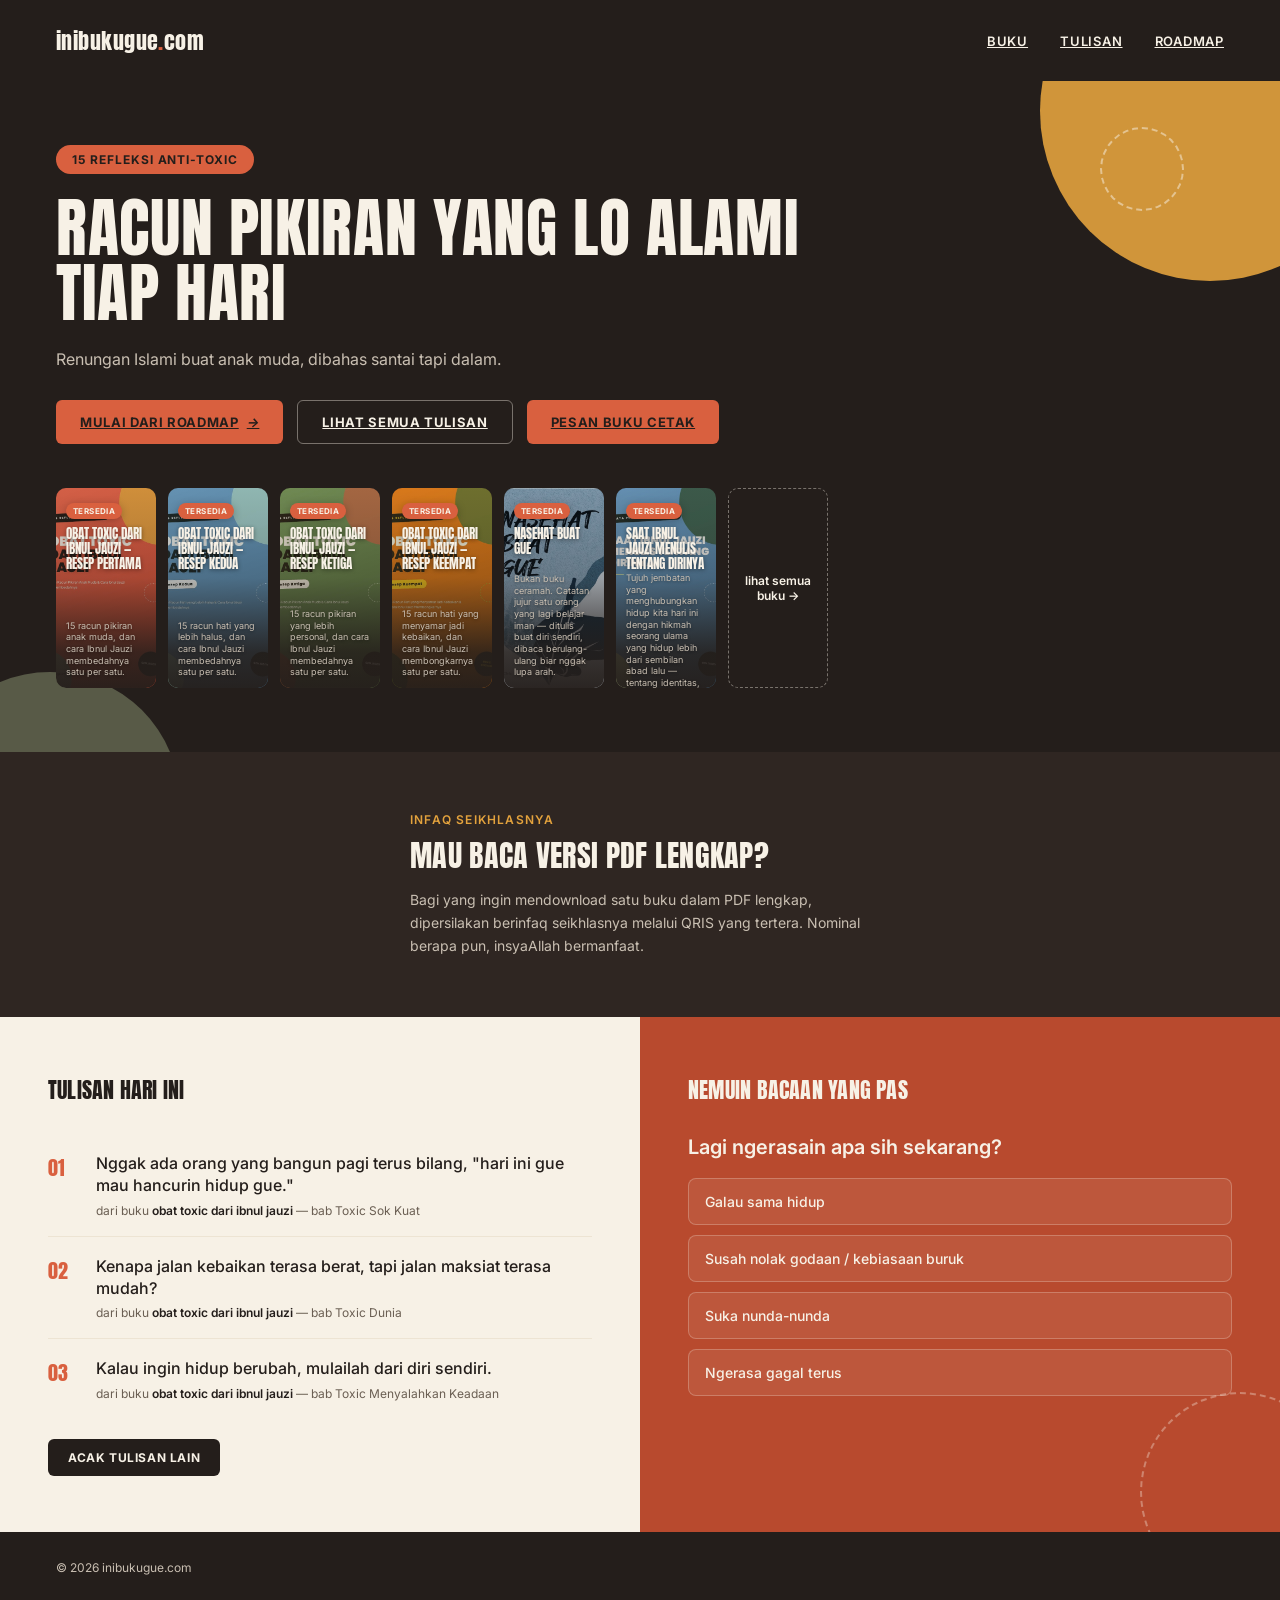
<file: index.html>
<!DOCTYPE html>
<html lang="id">
<head>
<meta charset="UTF-8">
<meta name="viewport" content="width=device-width, initial-scale=1.0">
<title>inibukugue.com — Buku untuk Setiap Bab Kehidupanmu</title>
<link rel="preconnect" href="https://fonts.googleapis.com">
<link rel="preconnect" href="https://fonts.gstatic.com" crossorigin>
<link href="https://fonts.googleapis.com/css2?family=Anton&family=Inter:ital,wght@0,400;0,500;0,600;0,700;1,500&display=swap" rel="stylesheet">
<style>
  :root {
    --charcoal: #241E1B;
    --charcoal-soft: #2F2622;
    --terracotta: #D9603F;
    --terracotta-deep: #B84A2E;
    --mustard: #E3A23D;
    --sage: #8B9574;
    --cream: #F7F1E6;
    --cream-dim: #EDE4D3;
    --ink: #241E1B;
    --muted: #6B5F53;
    --muted-on-dark: #C9BFB2;
  }
  * { box-sizing: border-box; margin: 0; padding: 0; }
  html { scroll-behavior: smooth; }
  body {
    font-family: 'Inter', sans-serif;
    background: var(--cream);
    color: var(--ink);
  }
  h1, h2, h3, .display {
    font-family: 'Anton', sans-serif;
    font-weight: 400;
    text-transform: uppercase;
    letter-spacing: 0.01em;
  }
  .eyebrow {
    font-size: 12px;
    font-weight: 600;
    text-transform: uppercase;
    letter-spacing: 0.1em;
  }
  a { color: inherit; }
  button { font-family: 'Inter', sans-serif; cursor: pointer; }

  /* ---------- NAV ---------- */
  .nav {
    display: flex;
    justify-content: space-between;
    align-items: center;
    padding: 24px 56px;
    background: var(--charcoal);
    color: var(--cream);
  }
  .nav .logo { font-family: 'Anton', sans-serif; font-size: 22px; letter-spacing: 0.02em; }
  .nav .logo span { color: var(--terracotta); }
  .nav .links { display: flex; gap: 32px; font-size: 13px; font-weight: 600; text-transform: uppercase; letter-spacing: 0.06em; }
  .nav .links a:hover { color: var(--terracotta); }

  /* ---------- HERO / TOP HALF ---------- */
  .hero {
    position: relative;
    background: var(--charcoal);
    color: var(--cream);
    padding: 64px 56px 56px;
    overflow: hidden;
    min-height: 46vh;
  }
  .hero-circle-1 {
    position: absolute; top: -140px; right: -100px;
    width: 340px; height: 340px; border-radius: 50%;
    background: var(--mustard); opacity: 0.9;
  }
  .hero-circle-2 {
    position: absolute; bottom: -180px; left: -80px;
    width: 260px; height: 260px; border-radius: 50%;
    background: var(--sage); opacity: 0.5;
  }
  .hero-circle-dash {
    position: absolute; top: 46px; right: 96px;
    width: 84px; height: 84px; border-radius: 50%;
    border: 2px dashed rgba(247,241,230,0.5);
  }
  .hero-inner { position: relative; z-index: 2; }
  .hero-tag {
    display: inline-block;
    background: var(--terracotta);
    color: var(--charcoal);
    font-size: 12px; font-weight: 700; text-transform: uppercase; letter-spacing: 0.08em;
    padding: 7px 16px; border-radius: 100px; margin-bottom: 22px;
  }
  .hero h1 {
    font-size: clamp(34px, 5.2vw, 64px);
    line-height: 1.02;
    max-width: 780px;
    margin-bottom: 20px;
  }
  .hero p.sub {
    font-size: 16px; line-height: 1.6; color: var(--muted-on-dark);
    max-width: 480px; margin-bottom: 28px;
  }
  .hero-actions { display: flex; gap: 14px; flex-wrap: wrap; margin-bottom: 44px; }
  .btn {
    font-size: 13px; font-weight: 700; text-transform: uppercase; letter-spacing: 0.05em;
    padding: 13px 24px; border-radius: 6px; border: none; display: inline-flex; align-items: center; gap: 8px;
  }
  .btn-primary { background: var(--terracotta); color: var(--charcoal); }
  .btn-primary:hover { background: var(--mustard); }
  .btn-ghost { background: transparent; color: var(--cream); border: 1.5px solid rgba(247,241,230,0.4); }
  .btn-ghost:hover { border-color: var(--cream); }

  /* ---------- BOOK ROW ---------- */
  .book-row {
    display: flex; gap: 12px; overflow-x: auto; padding-bottom: 8px;
  }
  .book-card {
    min-width: 100px; width: 100px; flex-shrink: 0;
    background: var(--cream);
    color: var(--ink);
    border-radius: 10px;
    padding: 10px;
    height: 200px;
    display: flex; flex-direction: column; justify-content: space-between;
    text-decoration: none;
  }
  .book-card.dim { opacity: 0.42; }
  .book-badge {
    display: inline-block;
    font-size: 8px; font-weight: 700; text-transform: uppercase; letter-spacing: 0.05em;
    padding: 3px 7px; border-radius: 100px; margin-bottom: 8px;
  }
  .book-badge.live { background: var(--terracotta); color: var(--cream); }
  .book-badge.soon { background: var(--cream-dim); color: var(--muted); }
  .book-title { font-family: 'Anton', sans-serif; font-size: 13px; line-height: 1.15; text-transform: uppercase; }
  .book-meta { font-size: 9px; color: var(--muted); line-height: 1.3; }
  .book-more {
    min-width: 100px; width: 100px; flex-shrink: 0; height: 200px;
    display: flex; align-items: center; justify-content: center; text-align: center;
    color: var(--cream); font-size: 12px; font-weight: 600;
    border: 1.5px dashed rgba(247,241,230,0.4); border-radius: 10px;
  }

  /* ---------- book card with cover image ---------- */
  .book-card.has-cover {
    position: relative;
    background-size: cover;
    background-position: center;
    background-repeat: no-repeat;
    color: var(--cream);
    overflow: hidden;
  }
  .book-card.has-cover::before {
    content: "";
    position: absolute;
    inset: 0;
    background: linear-gradient(180deg,
      rgba(36,30,27,0.12) 0%,
      rgba(36,30,27,0.30) 45%,
      rgba(36,30,27,0.88) 82%,
      rgba(36,30,27,0.96) 100%);
  }
  .book-card.has-cover > * { position: relative; z-index: 1; }
  .book-card.has-cover .book-badge.live {
    box-shadow: 0 2px 8px rgba(0,0,0,0.25);
  }
  .book-card.has-cover .book-title {
    color: var(--cream);
    text-shadow: 0 1px 4px rgba(0,0,0,0.45);
  }
  .book-card.has-cover .book-meta {
    color: var(--muted-on-dark);
    text-shadow: 0 1px 3px rgba(0,0,0,0.4);
  }

  /* ---------- BOTTOM HALF ---------- */
  .bottom {
    display: grid;
    grid-template-columns: 1fr 1fr;
    min-height: 54vh;
  }
  .panel { padding: 56px 48px; }
  .panel-left { background: var(--cream); }
  .panel-right { background: var(--terracotta-deep); color: var(--cream); position: relative; overflow: hidden; }
  .panel-right .dash-ring {
    position: absolute; bottom: -60px; right: -60px;
    width: 200px; height: 200px; border-radius: 50%;
    border: 2px dashed rgba(247,241,230,0.35);
  }
  .panel-head { display: flex; align-items: center; justify-content: space-between; margin-bottom: 28px; }
  .panel-head h2 { font-size: 22px; }
  .panel-right .panel-head h2 { color: var(--cream); }

  .quote-item { display: flex; gap: 16px; padding: 18px 0; border-bottom: 1px solid var(--cream-dim); }
  .quote-item:last-of-type { border-bottom: none; }
  .quote-num { font-family: 'Anton', sans-serif; font-size: 20px; color: var(--terracotta); min-width: 32px; }
  .quote-text { font-size: 16px; font-weight: 500; line-height: 1.4; margin-bottom: 6px; }
  .quote-src { font-size: 12px; color: var(--muted); }
  .quote-src b { color: var(--ink); font-weight: 600; }
  .shuffle-btn {
    margin-top: 20px;
    background: var(--charcoal); color: var(--cream);
    font-size: 12px; font-weight: 700; text-transform: uppercase; letter-spacing: 0.05em;
    padding: 11px 20px; border-radius: 6px; border: none;
  }
  .shuffle-btn:hover { background: var(--terracotta); }

  .q-box { position: relative; z-index: 2; }
  .q-title { font-size: 20px; font-weight: 600; margin-bottom: 18px; line-height: 1.3; }
  .q-opt {
    display: block; width: 100%; text-align: left;
    background: rgba(247,241,230,0.08);
    color: var(--cream);
    border: 1.5px solid rgba(247,241,230,0.25);
    border-radius: 8px;
    padding: 14px 16px;
    font-size: 14px; font-weight: 500;
    margin-bottom: 10px;
  }
  .q-opt:hover { background: rgba(247,241,230,0.18); border-color: var(--cream); }
  .q-back {
    background: none; border: none; color: var(--cream); opacity: 0.75;
    font-size: 12px; font-weight: 600; text-transform: uppercase; letter-spacing: 0.05em;
    margin-bottom: 18px; padding: 0;
  }
  .q-result {
    background: var(--charcoal);
    border-radius: 10px;
    padding: 22px;
  }
  .q-result-eyebrow { font-size: 11px; text-transform: uppercase; letter-spacing: 0.08em; color: var(--mustard); font-weight: 700; margin-bottom: 8px; }
  .q-result-title { font-family: 'Anton', sans-serif; font-size: 20px; text-transform: uppercase; margin-bottom: 10px; }
  .q-result-teaser { font-size: 14px; line-height: 1.5; color: var(--muted-on-dark); margin-bottom: 12px; }
  .q-result-src { font-size: 11px; color: var(--muted-on-dark); text-transform: uppercase; letter-spacing: 0.04em; }

  /* ---------- QRIS / INFAQ SECTION ---------- */
  .qris-section {
    background: var(--charcoal-soft);
    color: var(--cream);
    padding: 60px 56px;
  }
  .qris-inner {
    display: flex;
    align-items: center;
    justify-content: center;
    gap: 48px;
    max-width: 980px;
    margin: 0 auto;
    flex-wrap: wrap;
  }
  .qris-text { flex: 1; min-width: 260px; max-width: 460px; }
  .qris-text .eyebrow { color: var(--mustard); margin-bottom: 12px; }
  .qris-text h2 { font-size: clamp(22px, 3vw, 30px); margin-bottom: 14px; line-height: 1.15; }
  .qris-text p { font-size: 14px; line-height: 1.65; color: var(--muted-on-dark); }
  .qris-card {
    background: var(--cream);
    color: var(--ink);
    border-radius: 14px;
    padding: 22px;
    width: 220px;
    flex-shrink: 0;
    text-align: center;
    box-shadow: 0 16px 34px rgba(0,0,0,0.28);
  }
  .qris-card img {
    width: 100%;
    border-radius: 8px;
    border: 1px solid var(--cream-dim);
    display: block;
    margin-bottom: 14px;
  }
  .qris-card .qris-caption {
    font-size: 11px;
    font-weight: 600;
    text-transform: uppercase;
    letter-spacing: 0.06em;
    color: var(--muted);
  }

  /* ---------- FOOTER ---------- */
  .footer {
    background: var(--charcoal); color: var(--muted-on-dark);
    padding: 28px 56px;
    display: flex; justify-content: space-between; align-items: center;
    font-size: 12px;
  }
  .footer a { text-decoration: underline; }

  @media (max-width: 860px) {
    .nav { padding: 18px 24px; }
    .nav .links { display: none; }
    .hero { padding: 44px 24px 40px; }
    .qris-section { padding: 44px 24px; }
    .qris-inner { flex-direction: column; text-align: center; }
    .bottom { grid-template-columns: 1fr; }
    .panel { padding: 40px 24px; }
    .footer { flex-direction: column; gap: 8px; text-align: center; padding: 24px; }
  }
</style>
</head>
<body>

<nav class="nav">
  <div class="logo" id="siteBrand">inibukugue<span>.</span>com</div>
  <div class="links">
    <a href="#buku">buku</a>
    <a href="#tulisan">tulisan</a>
    <a href="#roadmap">roadmap</a>
  </div>
</nav>

<section class="hero" id="buku">
  <div class="hero-circle-1"></div>
  <div class="hero-circle-2"></div>
  <div class="hero-circle-dash"></div>
  <div class="hero-inner">
    <div class="hero-tag">15 refleksi anti-toxic</div>
    <h1>Racun pikiran yang lo alami tiap hari</h1>
    <p class="sub" id="landingTagline">Dibedah pelan-pelan lewat pemikiran Ibnul Jauzi. Baca gratis dengan kirim satu doa buat gue &amp; keluarga — atau bayar seikhlasnya, lo yang nentuin harganya.</p>
    <div class="hero-actions">
      <a class="btn btn-primary" href="#roadmap">Mulai dari roadmap <i>&rarr;</i></a>
      <a class="btn btn-ghost" href="#tulisan">Lihat semua tulisan</a>
      <a class="btn btn-primary" href="https://lisaniyat.com/15-refleksi-anti-toxic">Pesan Buku Cetak</a>
    </div>

    <div class="book-row" id="bookRow">
      <div class="book-more">lihat semua<br>buku &rarr;</div>
    </div>
    <p id="bookRowEmpty" style="display:none; color: var(--muted-on-dark); font-size: 13px; margin-top: 8px;">Belum ada buku yang tersedia.</p>
  </div>
</section>

<section class="qris-section" id="donasi">
  <div class="qris-inner">
    <div class="qris-text">
      <div class="eyebrow">Infaq Seikhlasnya</div>
      <h2>Mau Baca Versi PDF Lengkap?</h2>
      <p>
        Bagi yang ingin mendownload satu buku dalam PDF lengkap,
        dipersilakan berinfaq seikhlasnya melalui QRIS yang tertera.
        Nominal berapa pun, insyaAllah bermanfaat.
      </p>
    </div>
   </div>
</section>

<div class="bottom">

  <div class="panel panel-left" id="tulisan">
    <div class="panel-head">
      <h2>Tulisan hari ini</h2>
    </div>
    <div id="quote-list"></div>
    <button class="shuffle-btn" onclick="shuffleQuotes()">Acak tulisan lain</button>
  </div>

  <div class="panel panel-right" id="roadmap">
    <div class="dash-ring"></div>
    <div class="panel-head">
      <h2>Nemuin bacaan yang pas</h2>
    </div>

    <div class="q-box" id="q-step1">
      <div class="q-title">Lagi ngerasain apa sih sekarang?</div>
      <button class="q-opt" onclick="goStep2('galau')">Galau sama hidup</button>
      <button class="q-opt" onclick="goStep2('nafsu')">Susah nolak godaan / kebiasaan buruk</button>
      <button class="q-opt" onclick="goStep2('nunda')">Suka nunda-nunda</button>
      <button class="q-opt" onclick="goStep2('gagal')">Ngerasa gagal terus</button>
    </div>

    <div class="q-box" id="q-step2" style="display:none;">
      <button class="q-back" onclick="goStep1()">&larr; balik</button>
      <div class="q-title" id="q2-title"></div>
      <div id="q2-options"></div>
    </div>

    <div class="q-box" id="q-step3" style="display:none;">
      <button class="q-back" onclick="goStep1()">&larr; mulai lagi</button>
      <div class="q-result">
        <div class="q-result-eyebrow">coba baca ini dulu</div>
        <div class="q-result-title" id="q3-chapter"></div>
        <div class="q-result-teaser" id="q3-teaser"></div>
        <div class="q-result-src">dari buku obat toxic dari ibnul jauzi</div>
      </div>
    </div>
  </div>

</div>

<footer class="footer">
  <div>&copy; 2026 inibukugue.com</div>
</footer>

<script>
  var allQuotes = [
    { text: "Nggak ada orang yang bangun pagi terus bilang, \"hari ini gue mau hancurin hidup gue.\"", chapter: "Toxic Sok Kuat" },
    { text: "Kenapa jalan kebaikan terasa berat, tapi jalan maksiat terasa mudah?", chapter: "Toxic Dunia" },
    { text: "Kalau ingin hidup berubah, mulailah dari diri sendiri.", chapter: "Toxic Menyalahkan Keadaan" },
    { text: "Jangan nilai sebuah pilihan dari awalnya. Nilailah dari akhirnya.", chapter: "Toxic Kenikmatan Instan" },
    { text: "\"Nanti\" sering kali tidak pernah benar-benar datang.", chapter: "Toxic Nanti Aja" },
    { text: "Hidup tidak berubah oleh satu malam yang penuh motivasi.", chapter: "Toxic Motivasi Sesaat" },
    { text: "Bukan kekurangan waktu. Tapi kebocoran waktu, sedikit demi sedikit.", chapter: "Toxic Waktu Bocor" },
    { text: "Hati yang sehat tidak merasa terancam oleh keberhasilan orang lain.", chapter: "Toxic FOMO" },
    { text: "Manusia jarang jatuh saat tidak tahu. Sering kali jatuh justru ketika merasa dirinya kuat.", chapter: "Toxic Nafsu" },
    { text: "Kemuliaan bukan soal sedikit yang dimiliki, tapi seberapa banyak manfaat yang bisa diberikan.", chapter: "Toxic Miskin Mental" }
  ];

  function renderQuotes(list) {
    var wrap = document.getElementById('quote-list');
    wrap.innerHTML = '';
    list.forEach(function(q, i) {
      var num = String(i + 1).padStart(2, '0');
      var el = document.createElement('div');
      el.className = 'quote-item';
      el.innerHTML = '<div class="quote-num">' + num + '</div><div><div class="quote-text">' + q.text + '</div><div class="quote-src">dari buku <b>obat toxic dari ibnul jauzi</b> — bab ' + q.chapter + '</div></div>';
      wrap.appendChild(el);
    });
  }

  function shuffleQuotes() {
    var shuffled = allQuotes.slice().sort(function() { return Math.random() - 0.5; });
    renderQuotes(shuffled.slice(0, 3));
  }

  renderQuotes(allQuotes.slice(0, 3));

  var qData = {
    galau: {
      title: "Galau soal apa tepatnya?",
      options: [
        { label: "Iri liat hidup orang lain", chapter: "Toxic FOMO", teaser: "Rasa itu manusiawi, masalahnya kalau sudah menguasai hati." },
        { label: "Ngerasa hidup ini nggak adil", chapter: "Toxic Mental Korban", teaser: "Mental korban bikin nunggu dunia berubah, bukan mulai berubah." },
        { label: "Kepikiran hal yang nggak ada jawabannya", chapter: "Toxic Overthinking", teaser: "Nggak semua pertanyaan harus dijawab hari ini." }
      ]
    },
    nafsu: {
      title: "Susahnya di bagian mana?",
      options: [
        { label: "Kalau udah deket godaan, susah mundur", chapter: "Toxic Sok Kuat", teaser: "Keselamatan bukan soal kuat lawan godaan, tapi soal jarak." },
        { label: "Tau ini salah, tapi tetap dilakuin", chapter: "Toxic Nafsu", teaser: "Masalahnya bukan kurang ilmu, tapi kalah sama nafsu sendiri." },
        { label: "Kepancing sama kesenangan instan", chapter: "Toxic Kenikmatan Instan", teaser: "Nilai sebuah pilihan dari akhirnya, bukan dari awalnya." }
      ]
    },
    nunda: {
      title: "Nundanya soal apa?",
      options: [
        { label: "Nunda mulai kebiasaan baik", chapter: "Toxic Nanti Aja", teaser: "\"Nanti\" sering kali tidak pernah benar-benar datang." },
        { label: "Nunda buat berubah / taubat", chapter: "Toxic Menunda Taubat", teaser: "Yang habis bukan alasan, yang habis adalah umur." },
        { label: "Waktu abis buat scroll doang", chapter: "Toxic Waktu Bocor", teaser: "Bukan kekurangan waktu, tapi kebocoran waktu sedikit demi sedikit." }
      ]
    },
    gagal: {
      title: "Gagalnya kerasa gimana?",
      options: [
        { label: "Ngerasa semua salah keadaan", chapter: "Toxic Menyalahkan Keadaan", teaser: "Kalau ingin hidup berubah, mulai dari diri sendiri." },
        { label: "Insecure, haus validasi orang", chapter: "Toxic Haus Pengakuan", teaser: "Hati yang bahagia jika dipuji, akan hancur ketika dicela." },
        { label: "Minder, ngerasa nggak berdaya", chapter: "Toxic Miskin Mental", teaser: "Kemuliaan bukan soal sedikit yang dimiliki, tapi manfaat yang dikasih." }
      ]
    }
  };

  function showStep(step) {
    document.getElementById('q-step1').style.display = step === 1 ? 'block' : 'none';
    document.getElementById('q-step2').style.display = step === 2 ? 'block' : 'none';
    document.getElementById('q-step3').style.display = step === 3 ? 'block' : 'none';
  }

  function goStep1() { showStep(1); }

  function goStep2(key) {
    var d = qData[key];
    document.getElementById('q2-title').textContent = d.title;
    var wrap = document.getElementById('q2-options');
    wrap.innerHTML = '';
    d.options.forEach(function(opt) {
      var btn = document.createElement('button');
      btn.className = 'q-opt';
      btn.textContent = opt.label;
      btn.onclick = function() { goStep3(opt); };
      wrap.appendChild(btn);
    });
    showStep(2);
  }

  function goStep3(opt) {
    document.getElementById('q3-chapter').textContent = opt.chapter;
    document.getElementById('q3-teaser').textContent = opt.teaser;
    showStep(3);
  }
</script>

<!-- ============================================================
     Render book-row dari data/catalog.json.
     Setiap kartu mengarah ke: book.html?slug=<slug-seo-friendly>
     (skema slug diadopsi dari catalog.js)
     ============================================================ -->
<script>
  async function initBookRow() {
    try {
      const res = await fetch('data/catalog.json');
      const catalog = await res.json();

      if (catalog.siteTagline) {
        document.getElementById('landingTagline').textContent = catalog.siteTagline;
      }

      renderBookRow(catalog.books || []);
    } catch (err) {
      console.error('Gagal load catalog.json:', err);
      document.getElementById('bookRowEmpty').textContent = 'Gagal memuat daftar buku.';
      document.getElementById('bookRowEmpty').style.display = 'block';
    }
  }

  function slugToHref(slug) {
    return `book.html?slug=${encodeURIComponent(slug)}`;
  }

  function renderBookRow(books) {
    const row = document.getElementById('bookRow');
    const empty = document.getElementById('bookRowEmpty');
    if (!row) return;

    const moreEl = row.querySelector('.book-more');
    row.innerHTML = '';

    if (!books.length) {
      empty.style.display = 'block';
      if (moreEl) row.appendChild(moreEl);
      return;
    }
    empty.style.display = 'none';

    books.forEach(book => {
      const card = document.createElement('a');
      card.className = book.cover ? 'book-card has-cover' : 'book-card';
      card.href = slugToHref(book.slug);

      if (book.cover) {
        card.style.backgroundImage = `url('${book.cover}')`;
      }

      card.innerHTML = `
        <div>
          <div class="book-badge live">tersedia</div>
          <div class="book-title">${book.title}</div>
        </div>
        <div class="book-meta">${book.tagline}</div>
      `;

      row.appendChild(card);
    });

    if (moreEl) {
      row.appendChild(moreEl);
    } else {
      const more = document.createElement('div');
      more.className = 'book-more';
      more.innerHTML = 'lihat semua<br>buku &rarr;';
      row.appendChild(more);
    }
  }

  document.addEventListener('DOMContentLoaded', initBookRow);
</script>

</body>
</html>
</file>
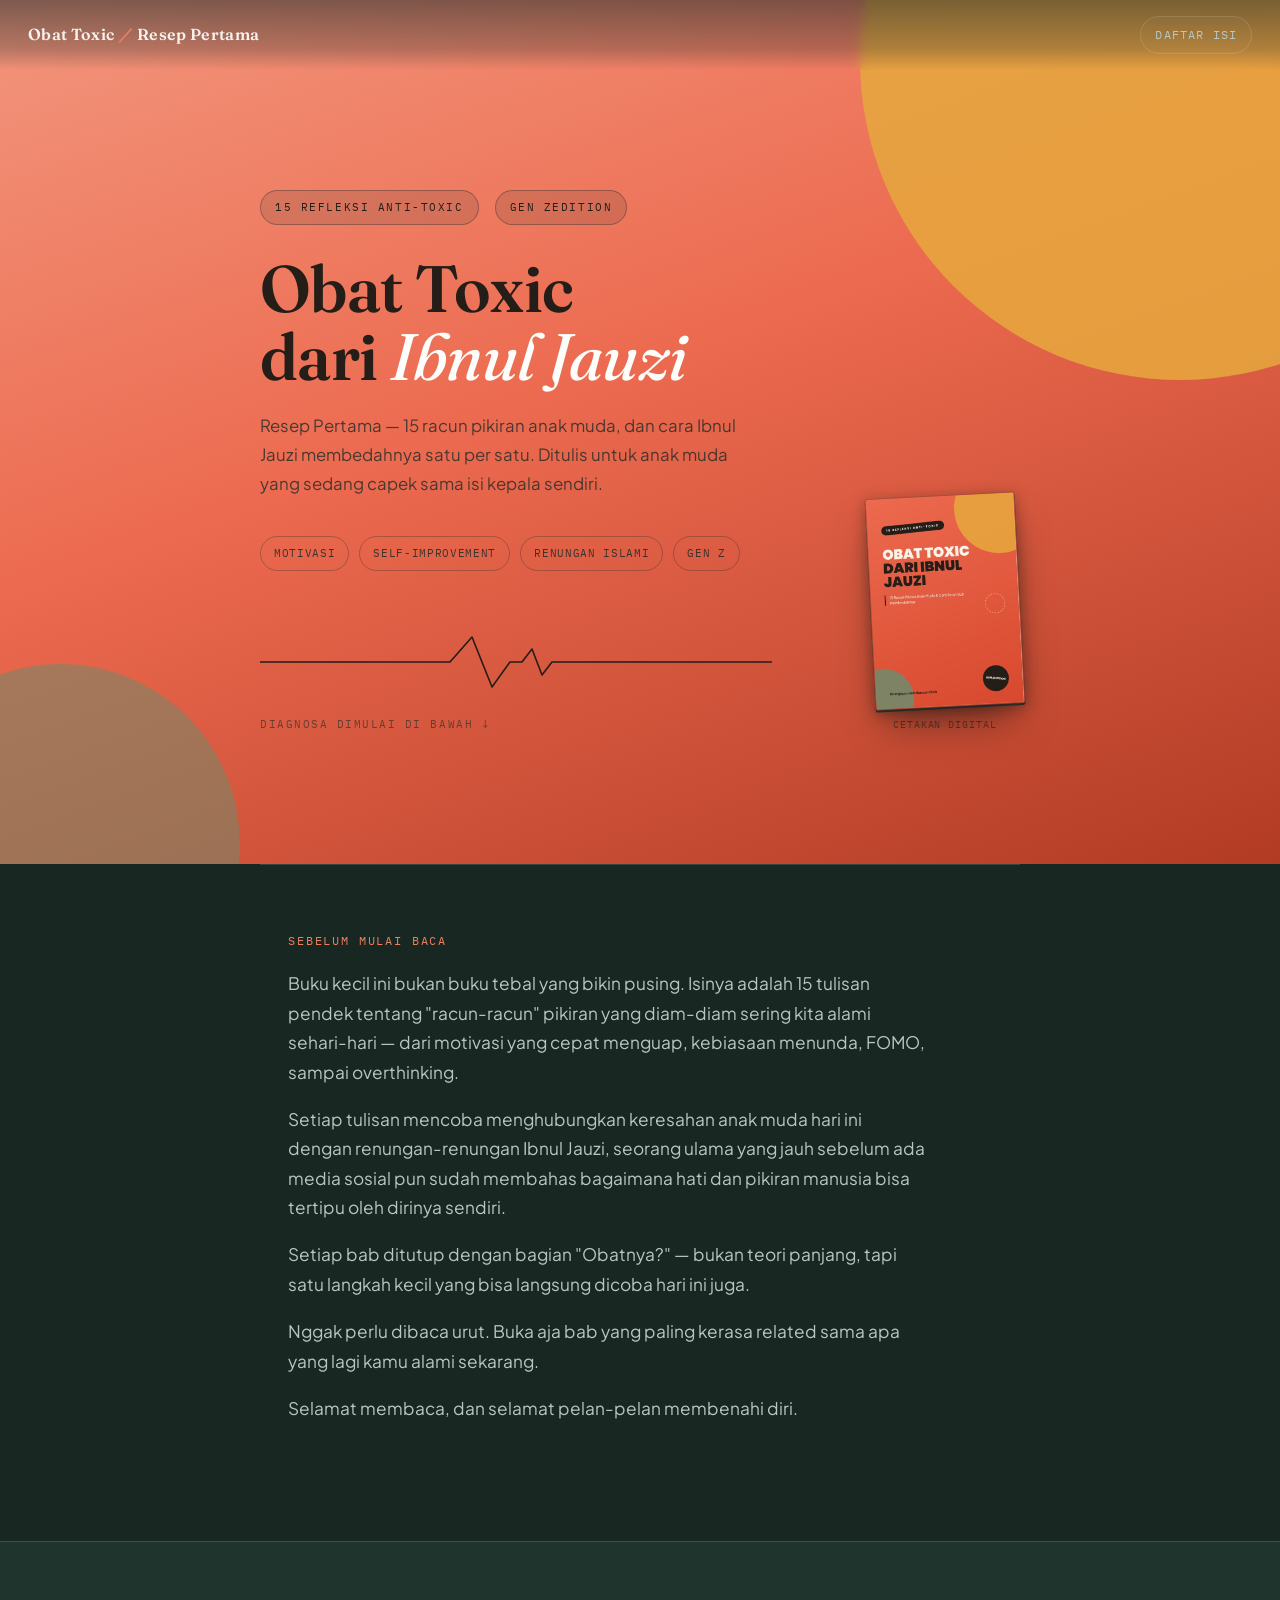
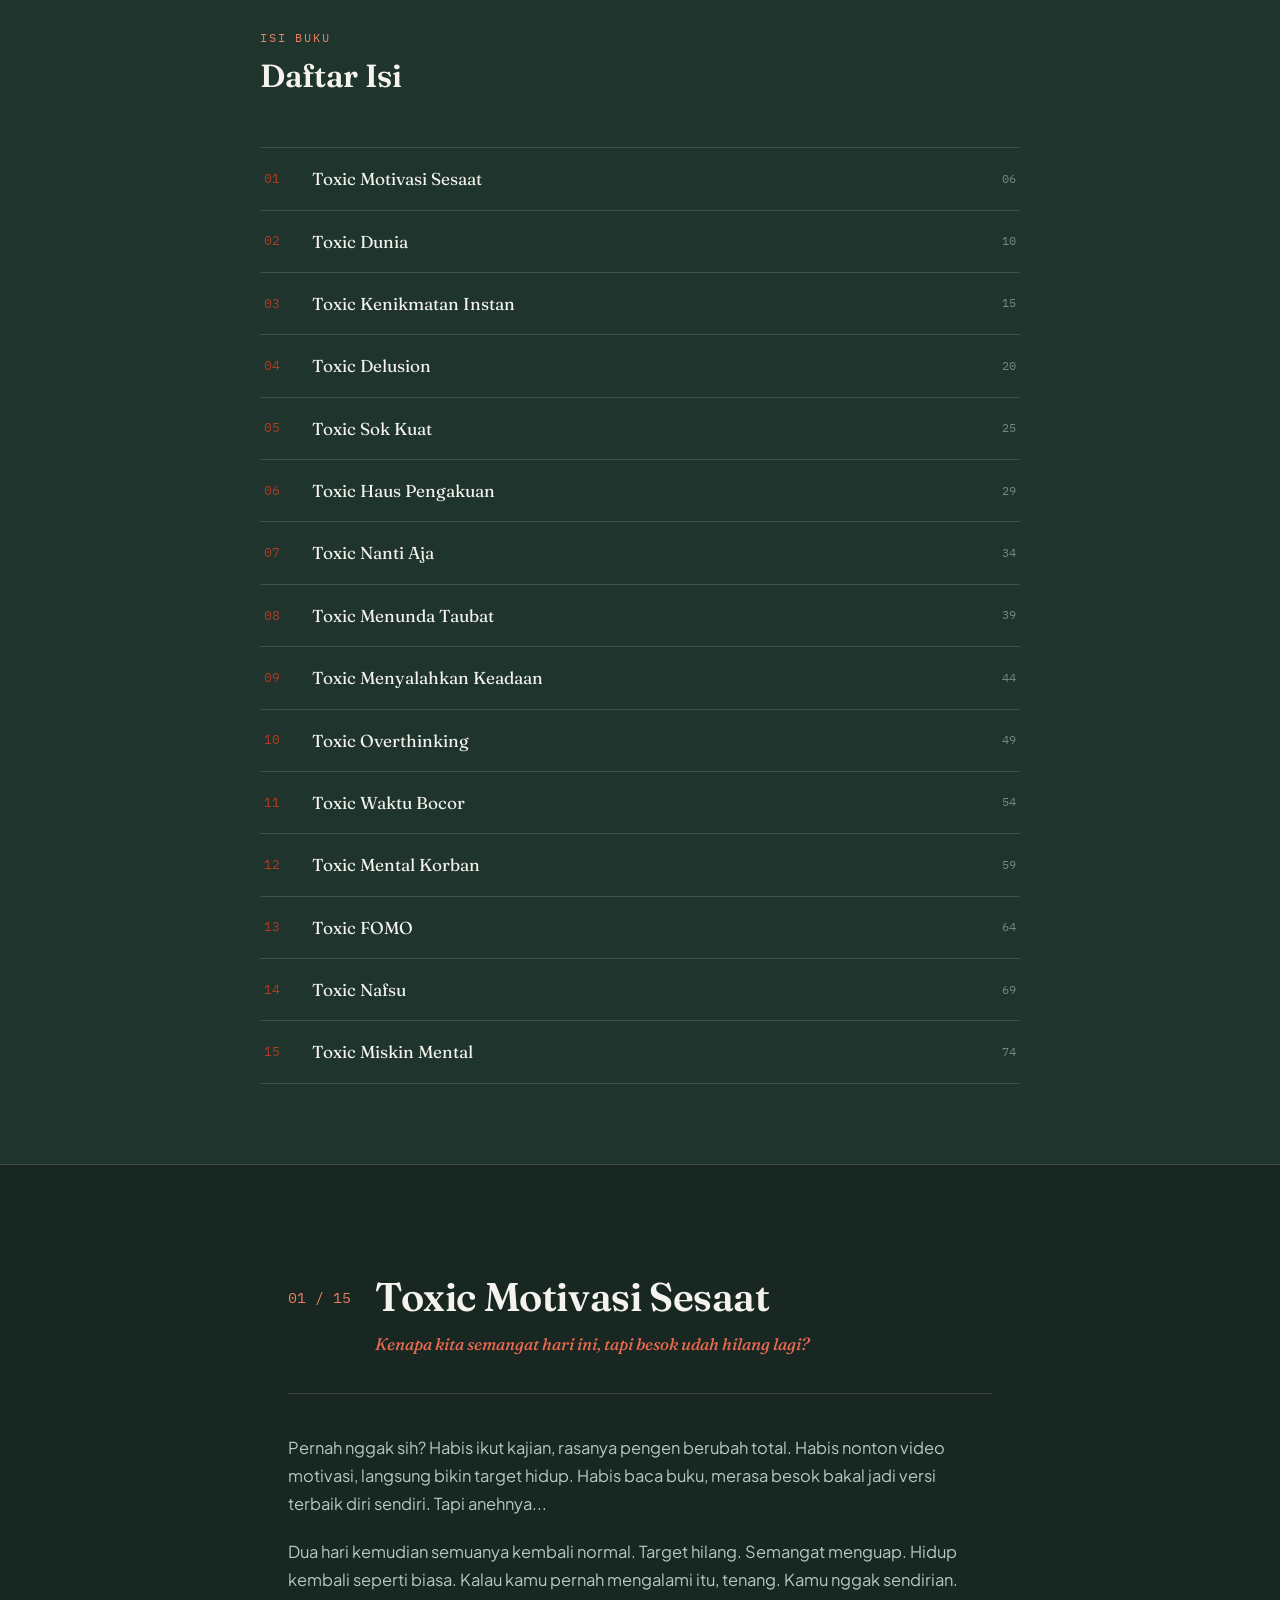
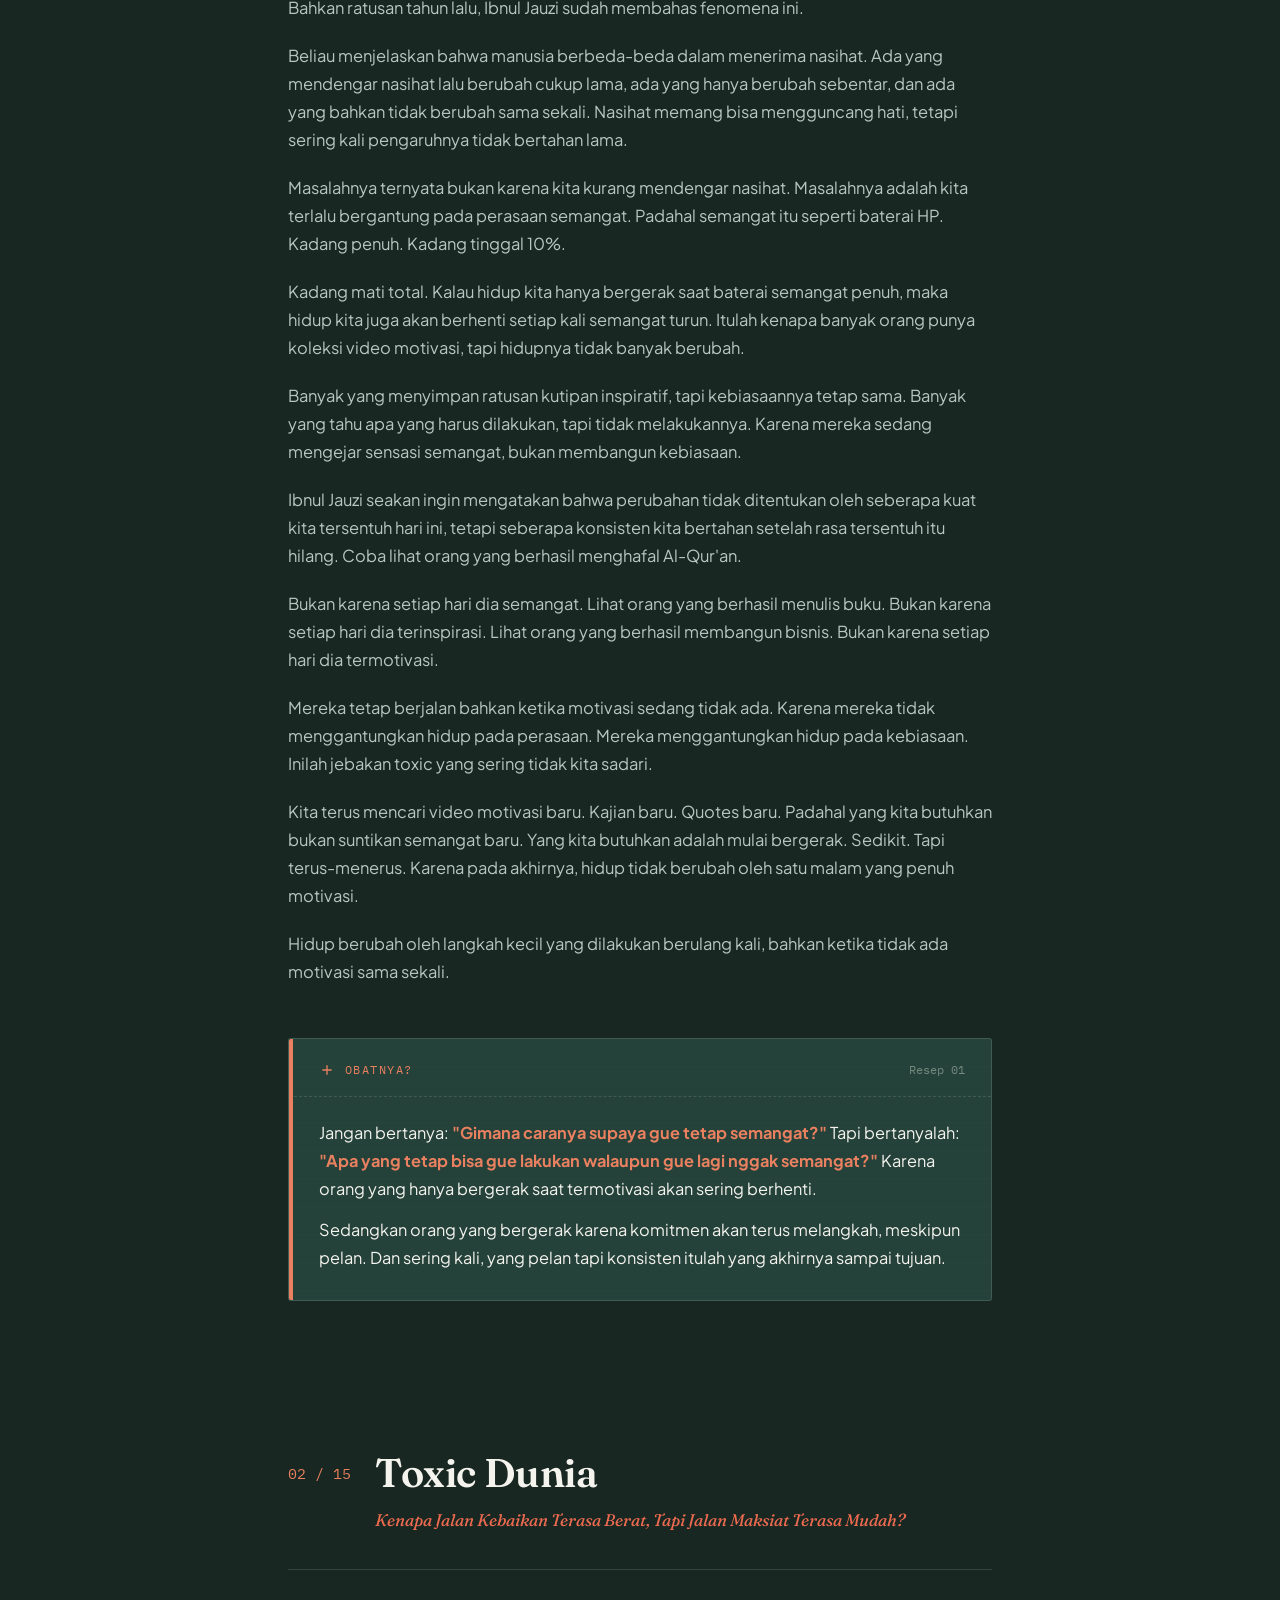
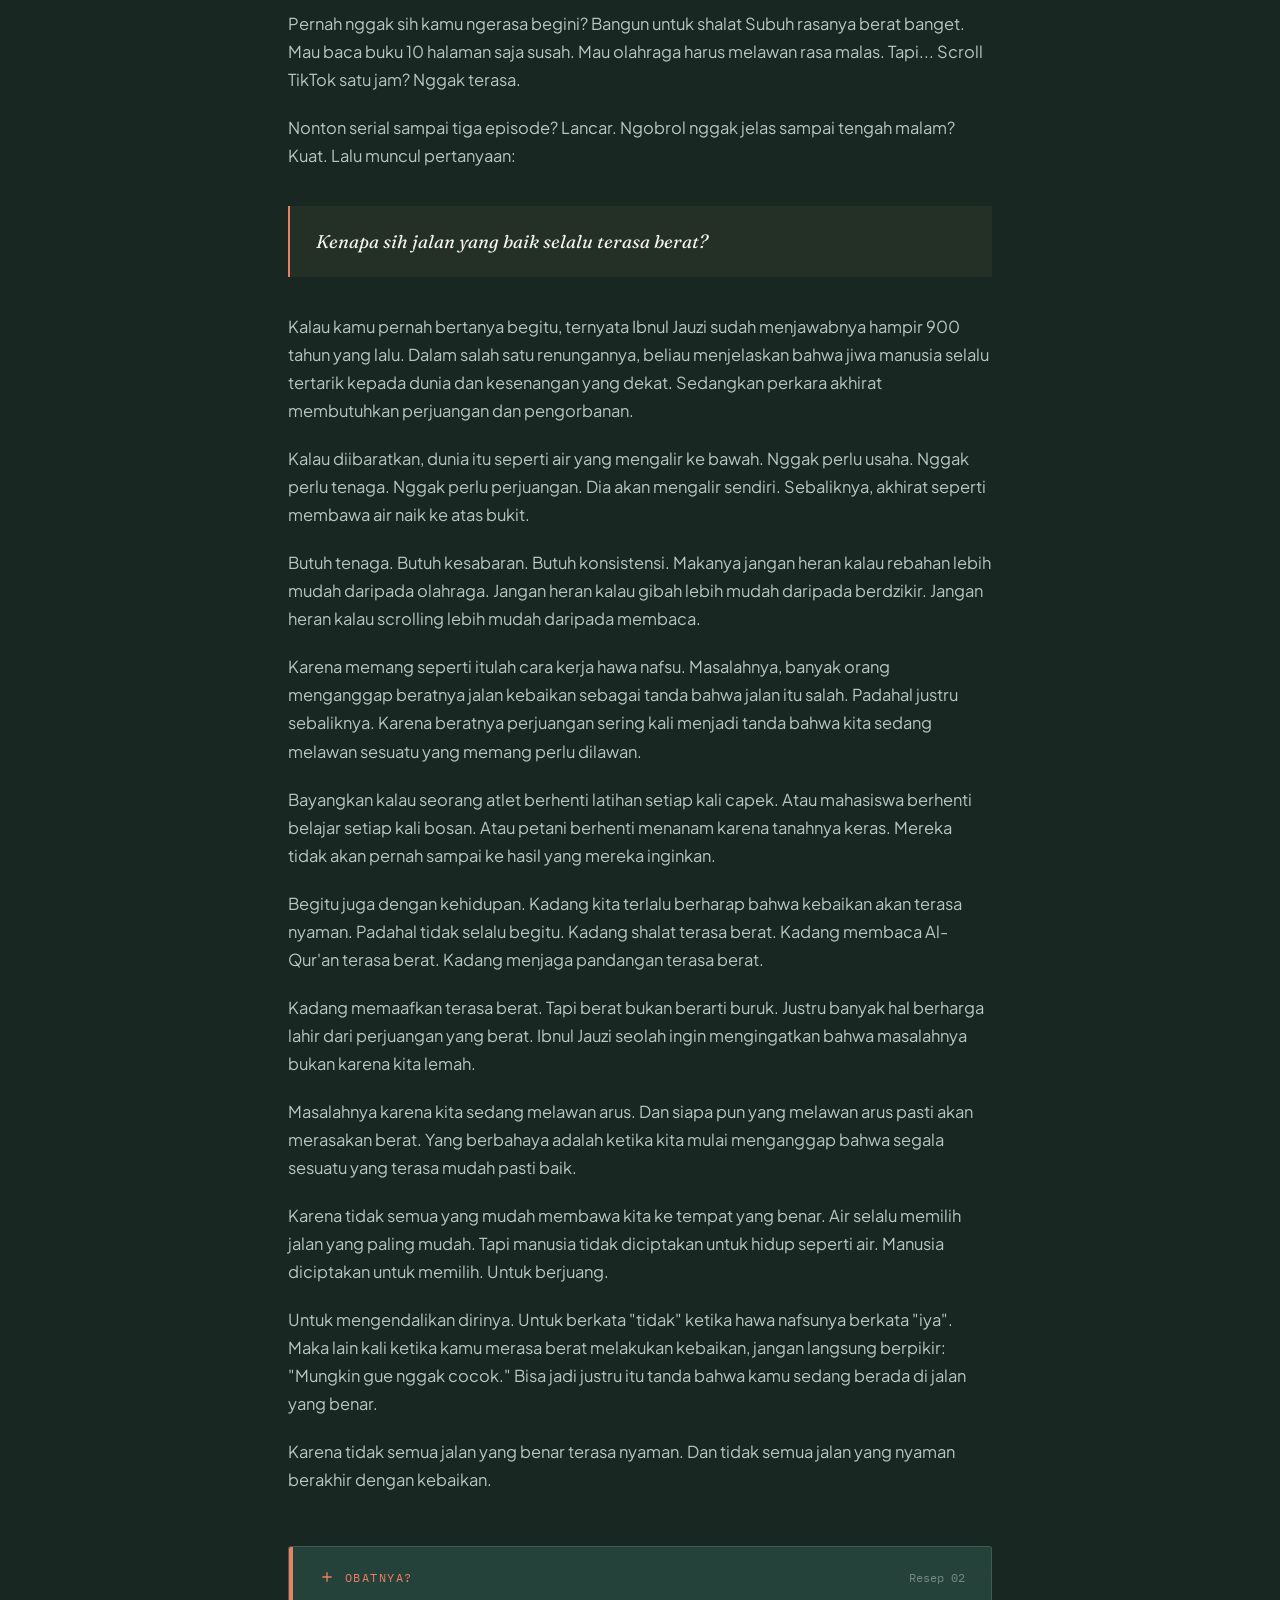
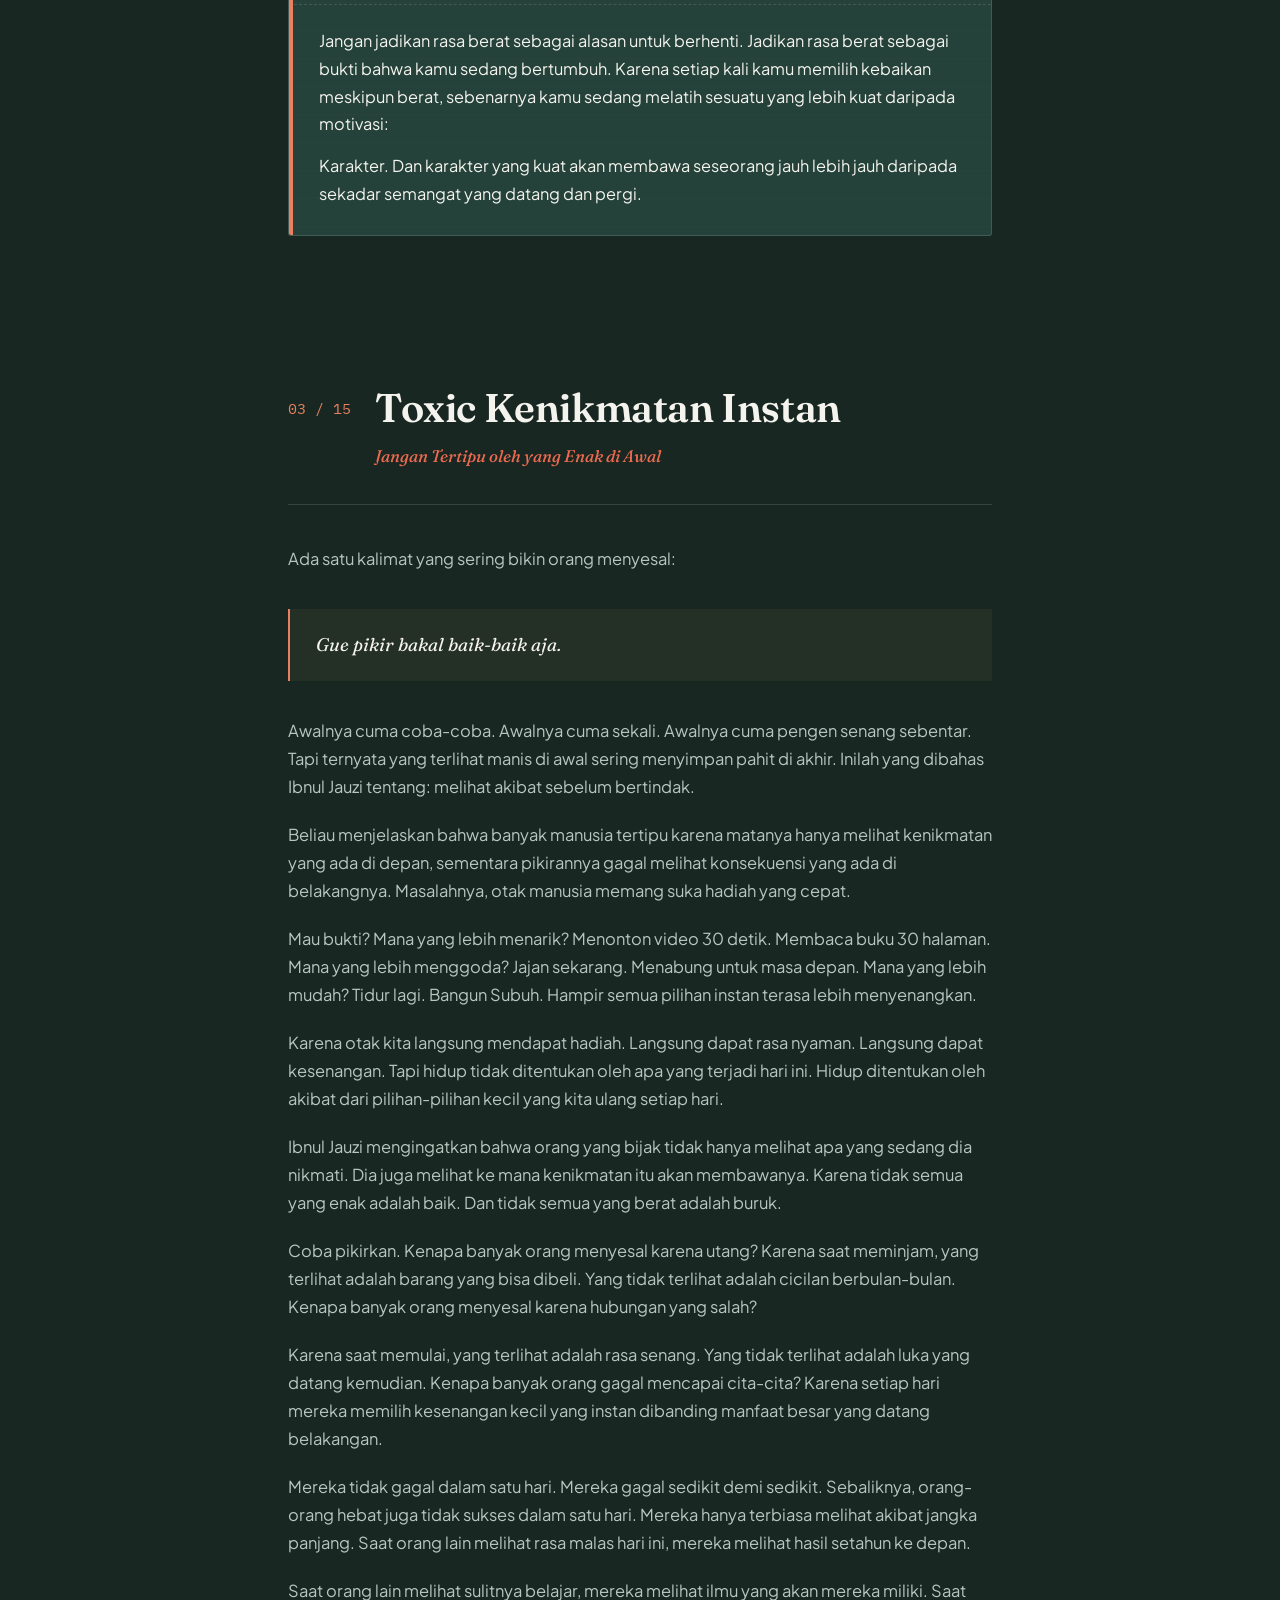
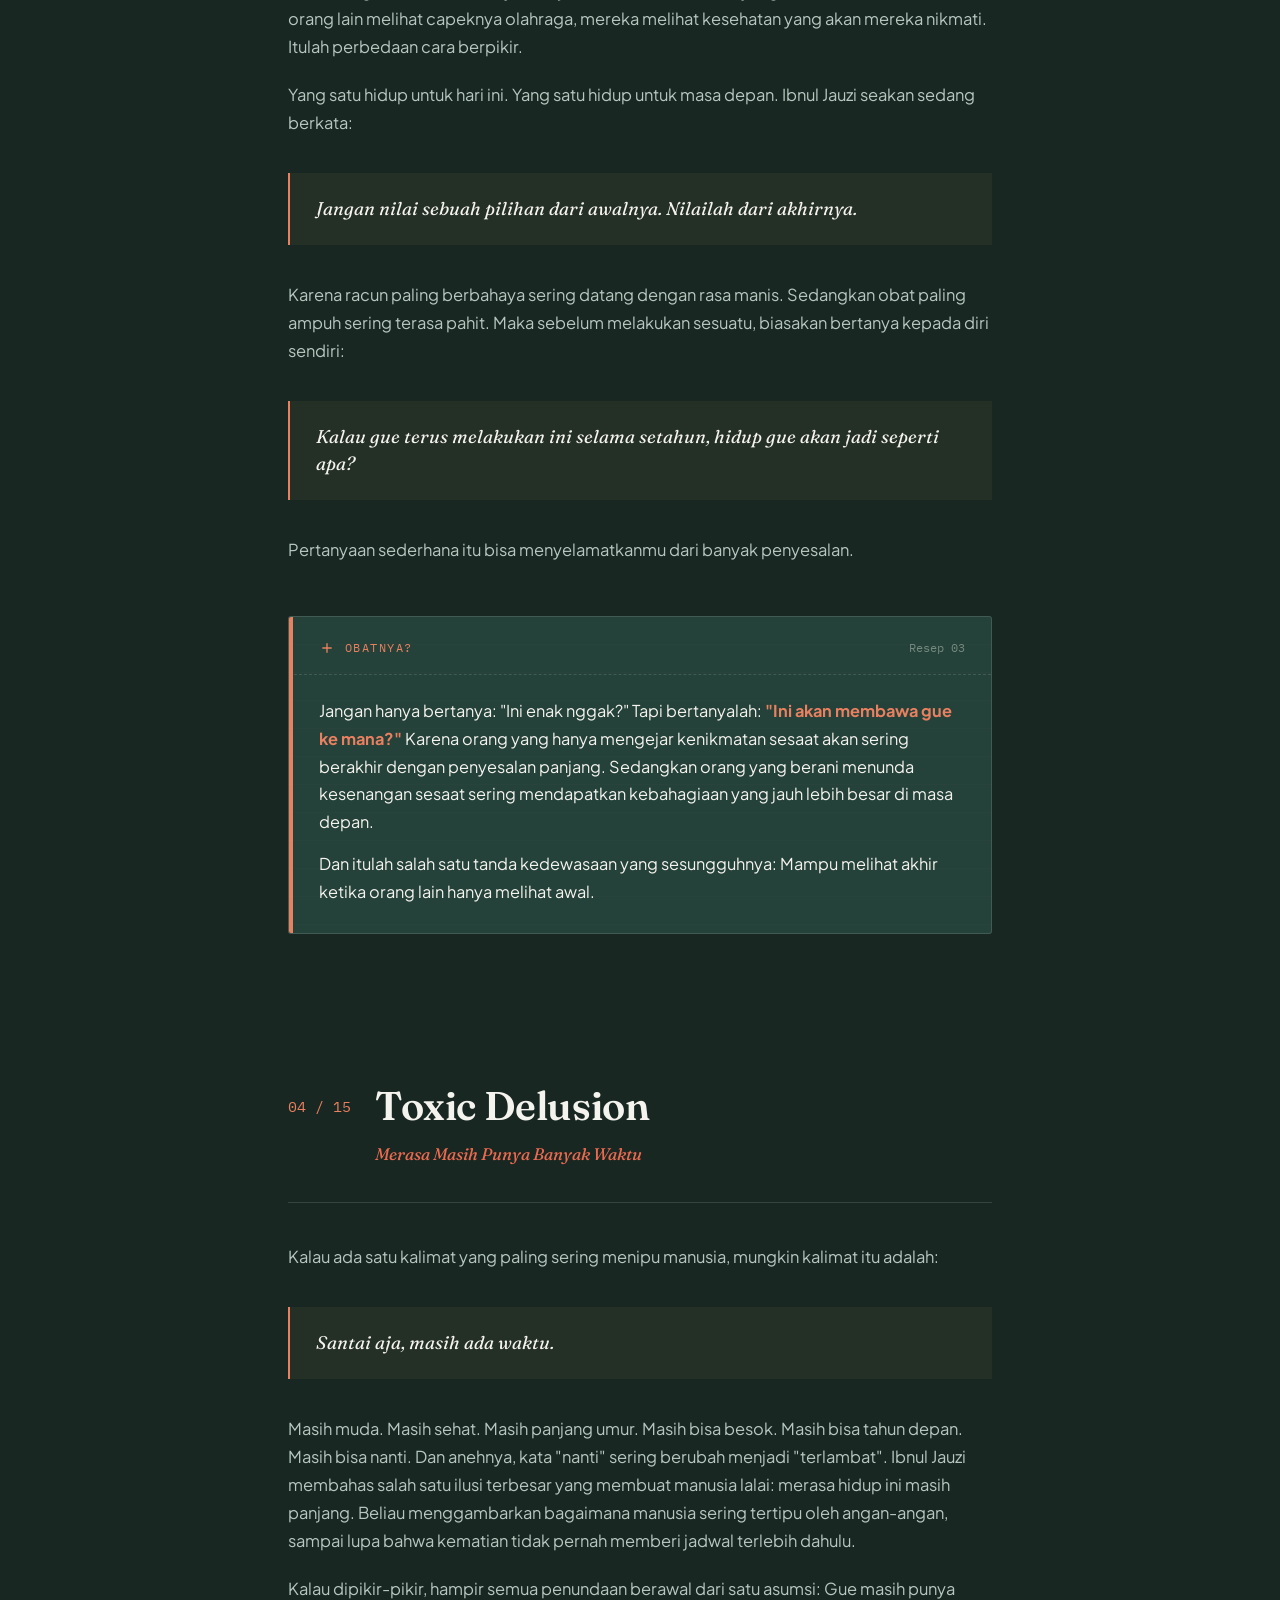
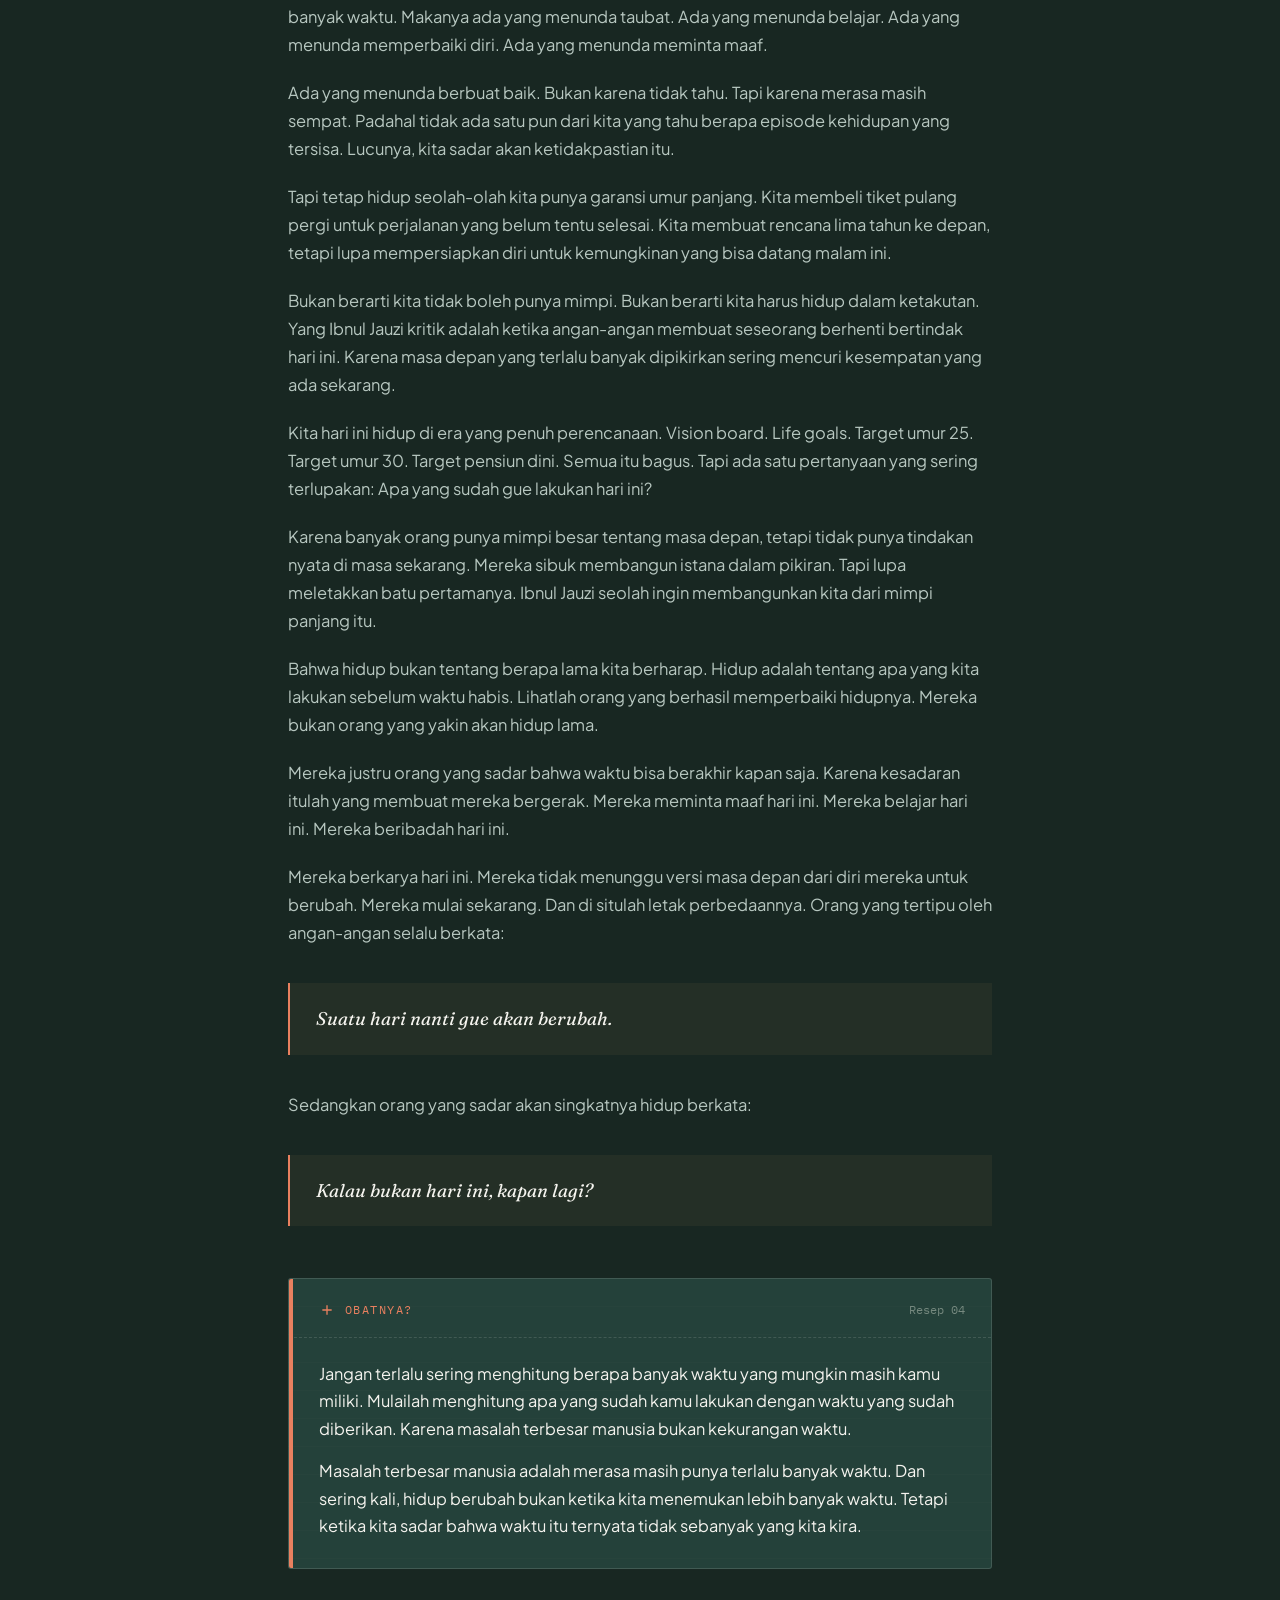
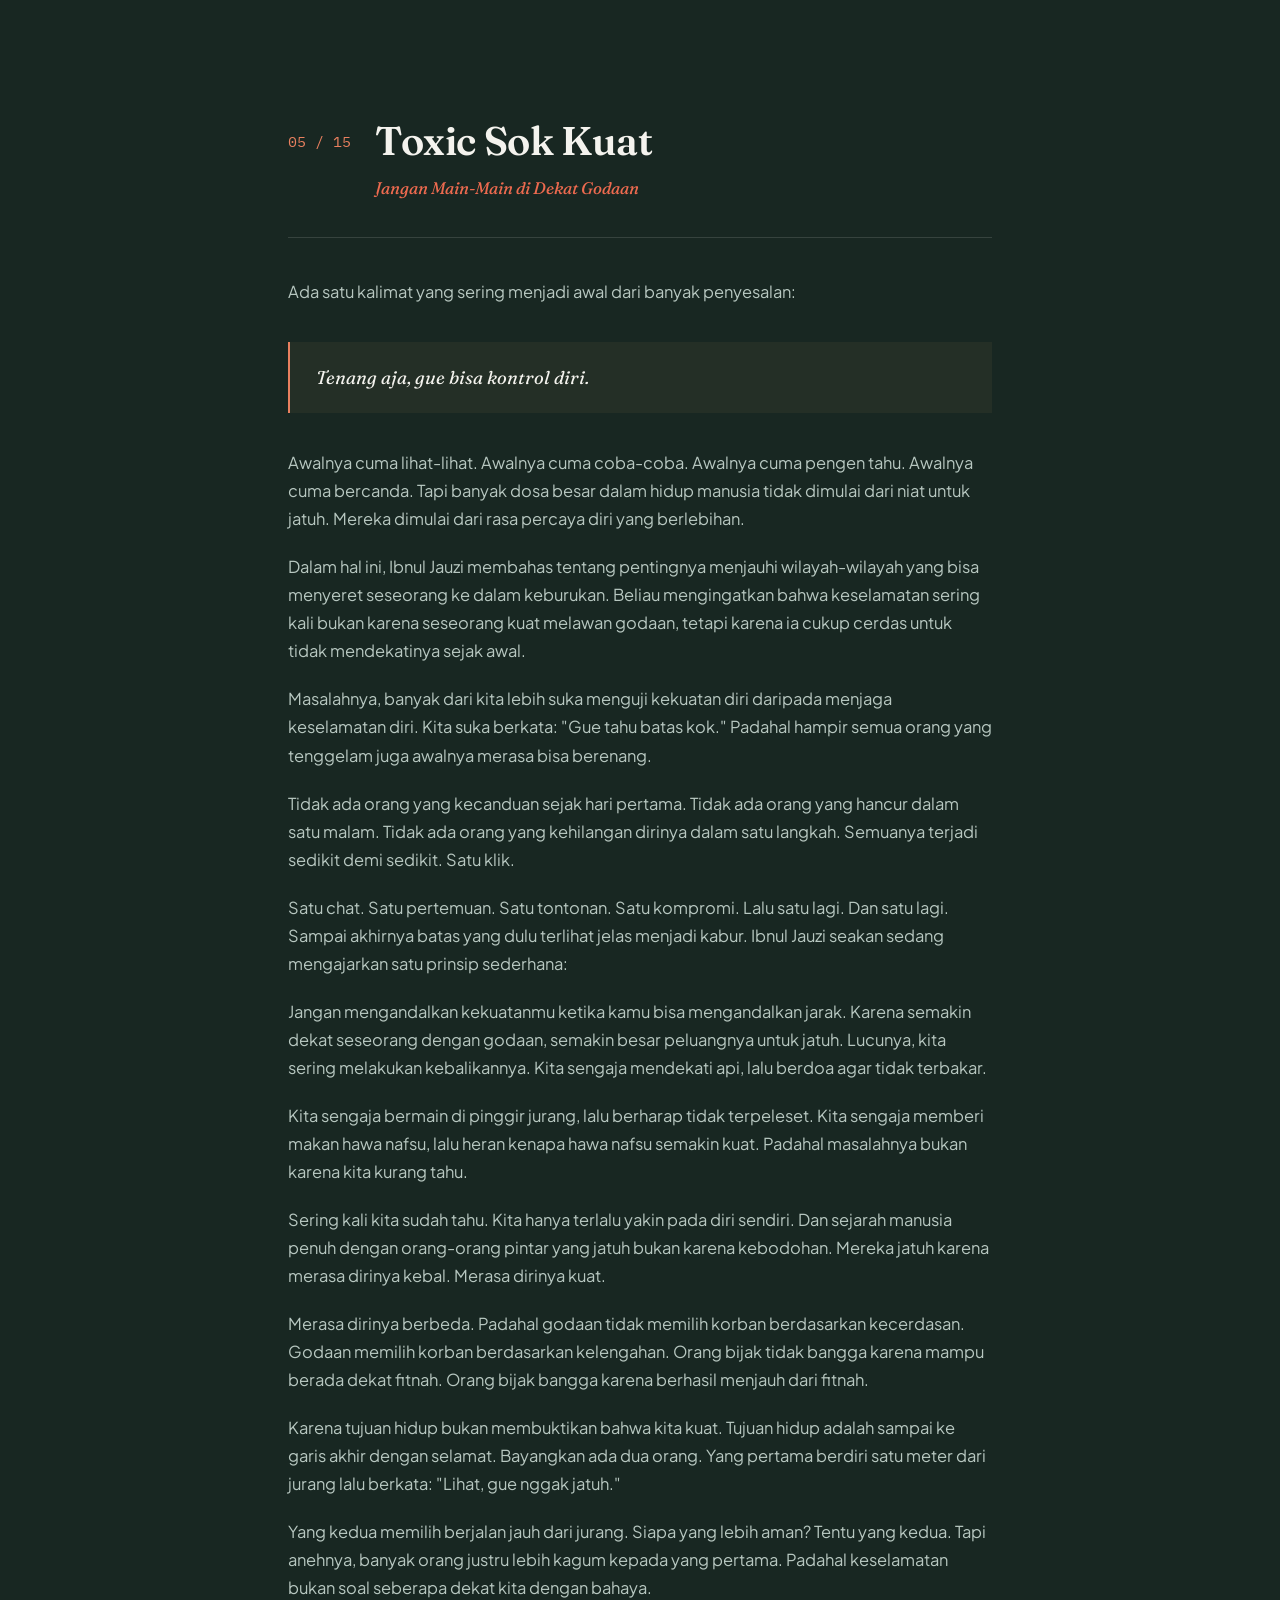
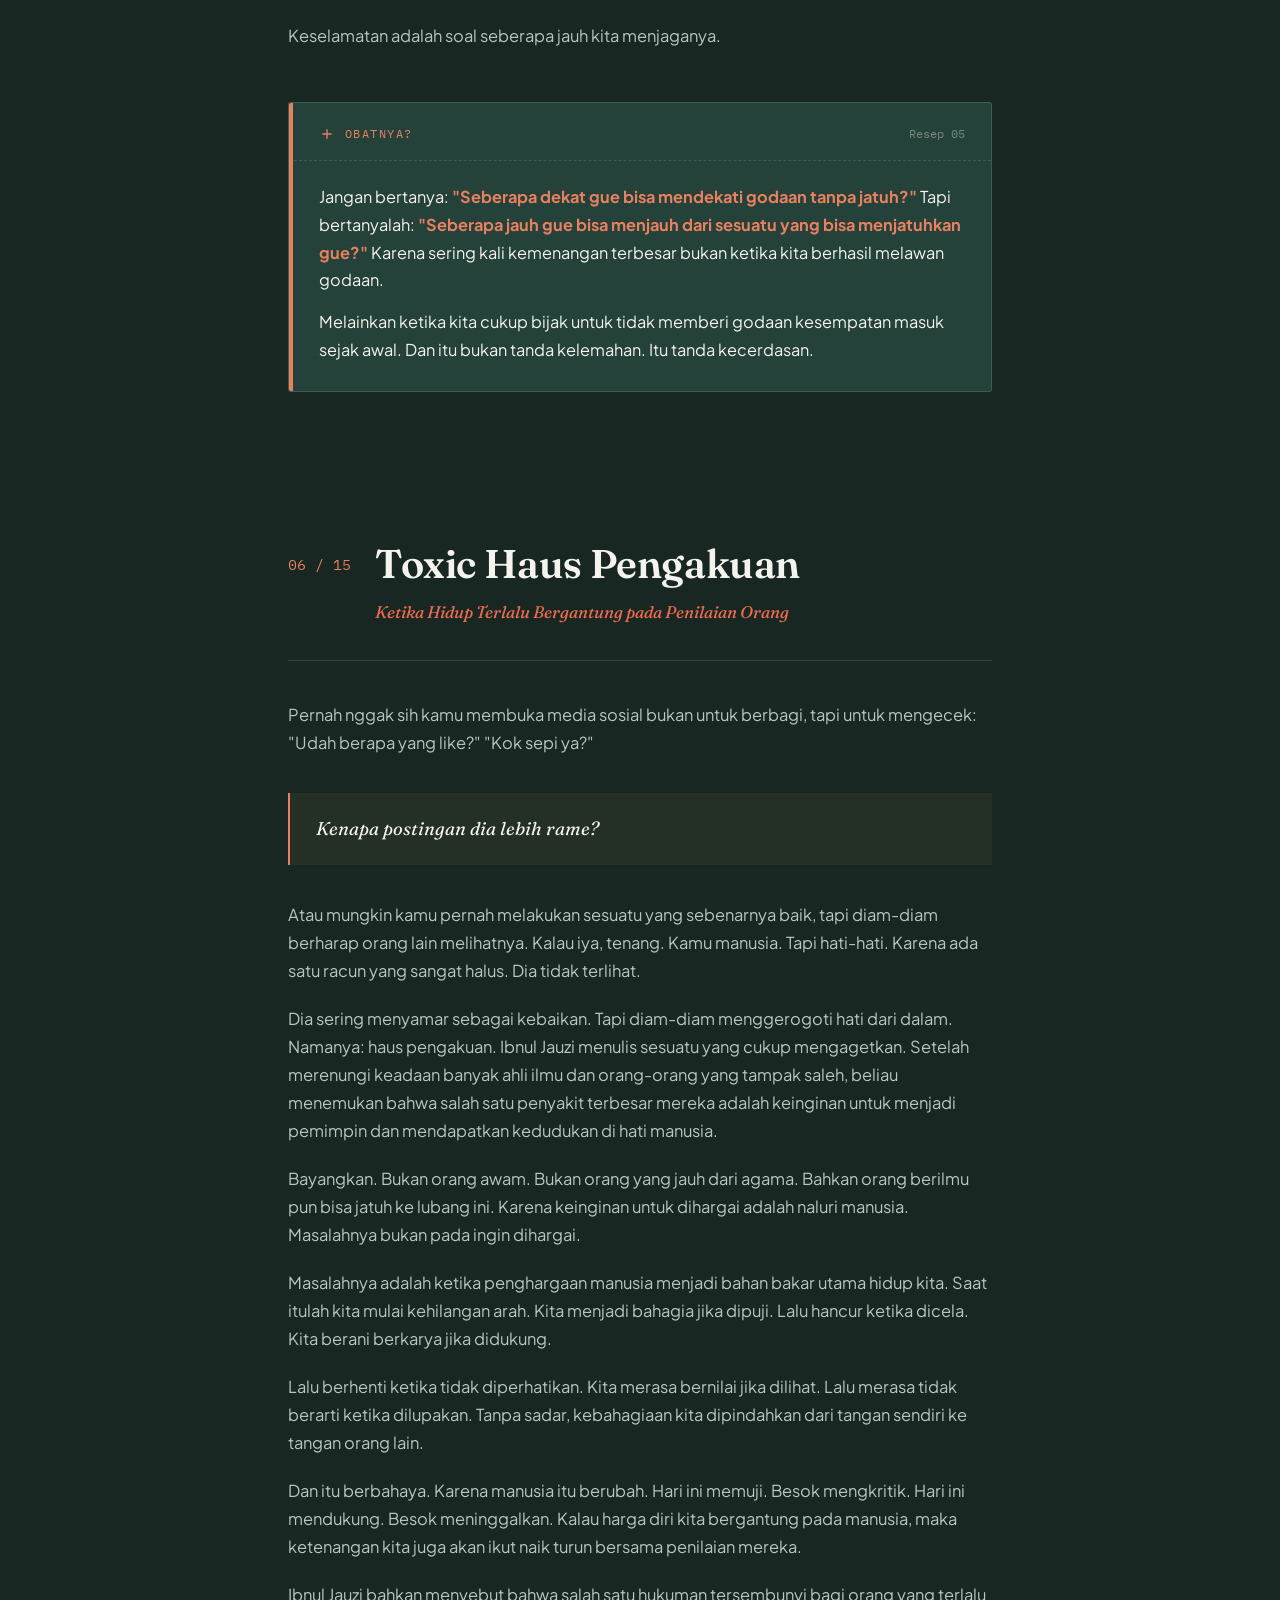
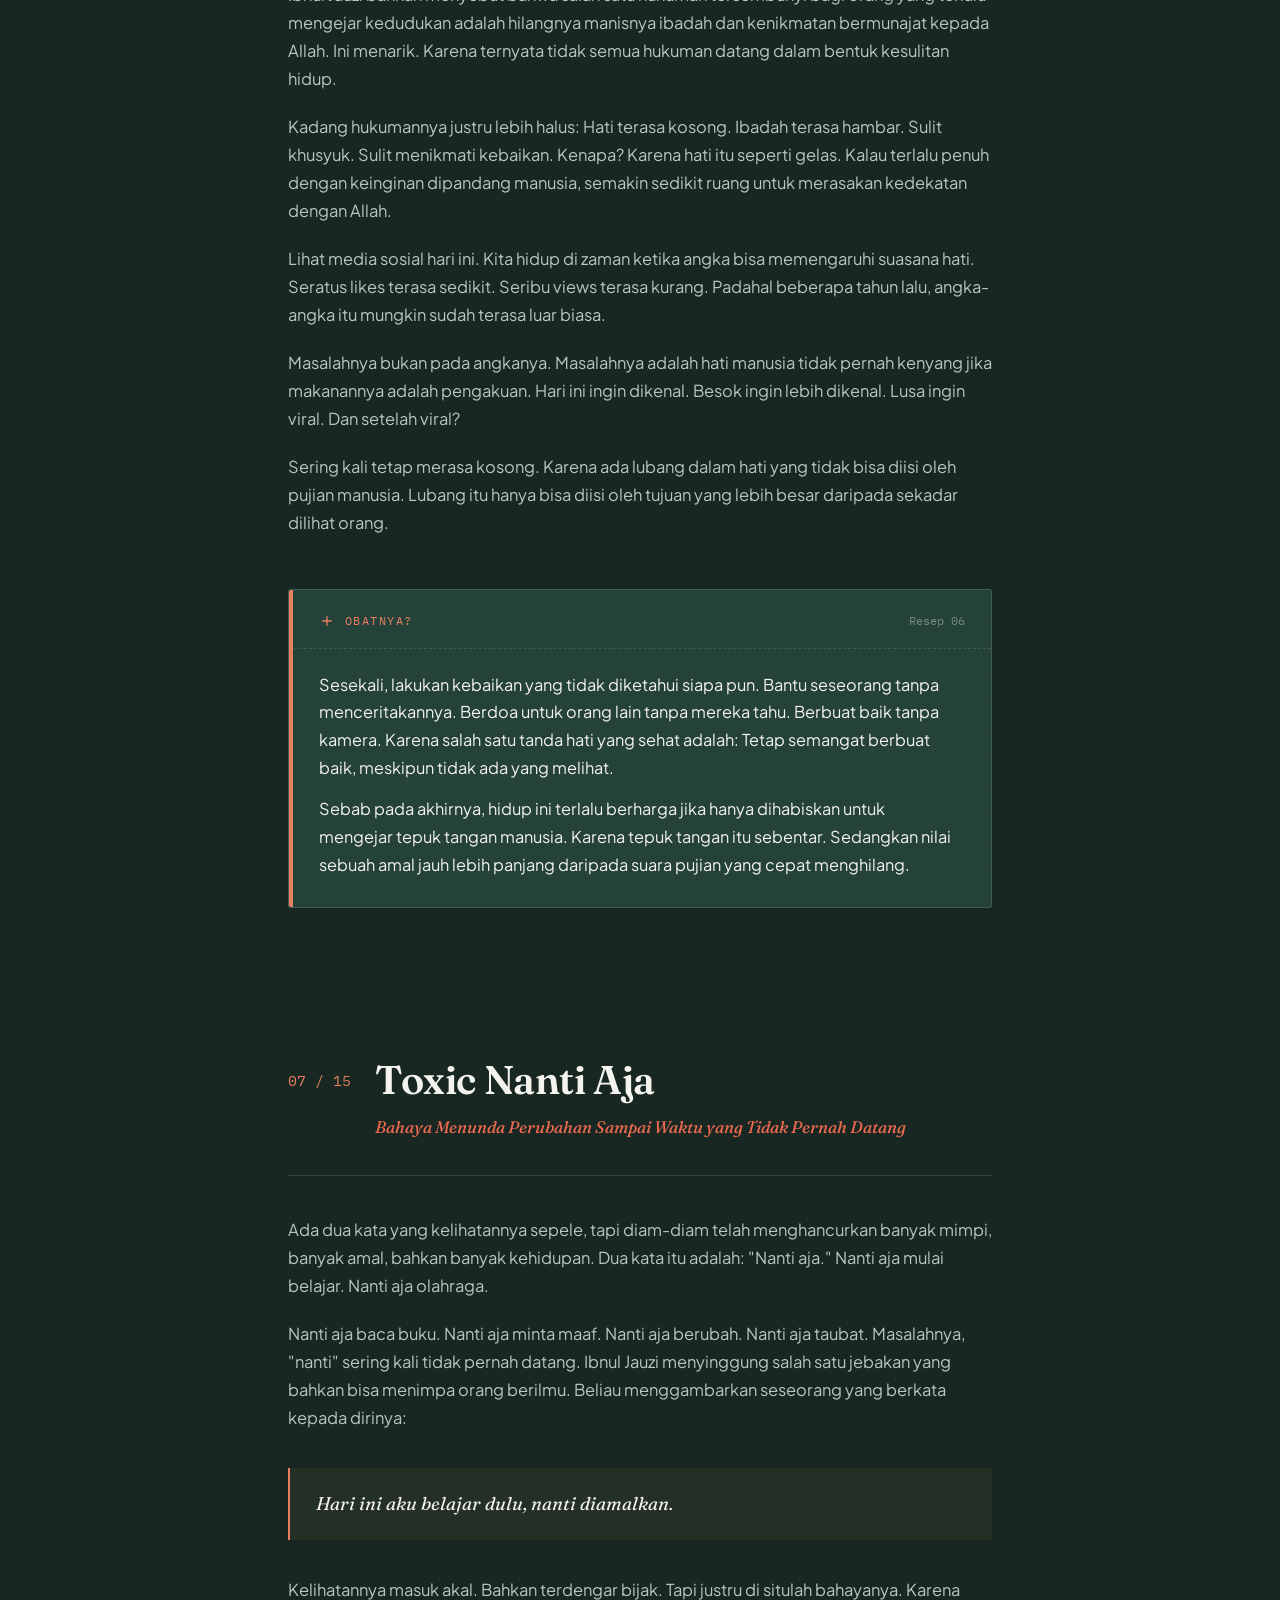
<file: bokk01.html>
<!DOCTYPE html>
<html lang="id">
<head>
<meta charset="UTF-8">
<meta name="viewport" content="width=device-width, initial-scale=1.0">
<title>Obat Toxic dari Ibnul Jauzi — Resep Pertama</title>
<link rel="preconnect" href="https://fonts.googleapis.com">
<link rel="preconnect" href="https://fonts.gstatic.com" crossorigin>
<link href="https://fonts.googleapis.com/css2?family=Fraunces:ital,opsz,wght@0,9..144,300;0,9..144,450;0,9..144,600;0,9..144,700;1,9..144,450;1,9..144,600&family=Plus+Jakarta+Sans:ital,wght@0,400;0,500;0,600;0,700;1,400&family=IBM+Plex+Mono:wght@400;500&display=swap" rel="stylesheet">
<style>
  :root{
    /* palette pulled directly from the book cover */
    --bg: #182722;
    --bg-alt: #1f342d;
    --panel: #24413a;
    --line: rgba(242,241,235,0.14);
    --ink: #f4f3ee;
    --ink-dim: #b7c7c0;
    --ink-faint: #76897f;
    --blue: #EC6A4F;
    --blue-light: #F2967D;
    --blue-deep: #B23B24;
    --mint: #E7A93E;
    --mint-deep: #74896B;
    --amber: #E9805F;      /* repointed to cover blue for label/accent text */
    --amber-dim: #B23B24;  /* repointed to cover blue-deep */
    --navy: #241D18;       /* the dark stamp/title-bar navy from the cover */
    --radius: 2px;
    --wrap: 760px;
  }

  *{box-sizing:border-box;}
  html{scroll-behavior:smooth;}
  body{
    margin:0;
    background:var(--bg);
    color:var(--ink);
    font-family:'Plus Jakarta Sans', sans-serif;
    line-height:1.7;
    -webkit-font-smoothing:antialiased;
  }
  ::selection{background:var(--amber); color:#1a1108;}

  h1,h2,h3,.display{
    font-family:'Fraunces', serif;
    font-weight:600;
    letter-spacing:-0.01em;
    color:var(--ink);
    margin:0;
  }

  .label{
    font-family:'IBM Plex Mono', monospace;
    font-size:0.72rem;
    letter-spacing:0.16em;
    text-transform:uppercase;
    color:var(--amber);
  }

  a{color:inherit;}
  img{max-width:100%;}

  /* ===== background texture ===== */
  body::before{
    content:"";
    position:fixed; inset:0;
    background:
      radial-gradient(ellipse 900px 500px at 15% -5%, rgba(93,145,182,0.22), transparent 60%),
      radial-gradient(ellipse 700px 600px at 100% 20%, rgba(158,203,198,0.12), transparent 55%);
    pointer-events:none;
    z-index:0;
  }

  /* ===== top nav ===== */
  .topbar{
    position:fixed; top:0; left:0; right:0;
    z-index:50;
    display:flex; align-items:center; justify-content:space-between;
    padding:16px 28px;
    background:linear-gradient(180deg, rgba(30,42,40,0.55), rgba(30,42,40,0.28) 70%, transparent);
    backdrop-filter:blur(6px);
  }
  .topbar .brand{
    font-family:'Fraunces', serif;
    font-weight:600;
    font-size:1rem;
    letter-spacing:0.02em;
  }
  .topbar .brand span{color:var(--amber);}
  .topbar .nav-toggle{
    font-family:'IBM Plex Mono', monospace;
    font-size:0.72rem;
    letter-spacing:0.1em;
    text-transform:uppercase;
    border:1px solid var(--line);
    padding:8px 14px;
    border-radius:20px;
    color:var(--ink-dim);
    cursor:pointer;
    background:rgba(255,255,255,0.02);
    transition:border-color .2s, color .2s;
  }
  .nav-toggle:hover{border-color:var(--amber); color:var(--amber);}

  /* ===== side index (desktop) ===== */
  .index-panel{
    position:fixed;
    top:0; right:-320px;
    width:300px; height:100%;
    background:var(--bg-alt);
    border-left:1px solid var(--line);
    z-index:60;
    padding:90px 26px 40px;
    overflow-y:auto;
    transition:right .35s cubic-bezier(.6,0,.2,1);
  }
  .index-panel.open{right:0;}
  .index-panel .label{margin-bottom:18px; display:block;}
  .index-list{list-style:none; margin:0; padding:0;}
  .index-list li{border-bottom:1px solid var(--line);}
  .index-list a{
    display:flex; gap:12px; align-items:baseline;
    padding:11px 2px;
    font-size:0.88rem;
    color:var(--ink-dim);
    text-decoration:none;
    transition:color .2s, padding-left .2s;
  }
  .index-list a:hover{color:var(--mint); padding-left:6px;}
  .index-list .num{
    font-family:'IBM Plex Mono', monospace;
    font-size:0.72rem;
    color:var(--amber-dim);
    flex-shrink:0;
  }
  .index-backdrop{
    position:fixed; inset:0; background:rgba(0,0,0,0.4);
    z-index:55; opacity:0; pointer-events:none; transition:opacity .3s;
  }
  .index-backdrop.open{opacity:1; pointer-events:auto;}

  /* ===== hero ===== */
  .hero{
    position:relative; z-index:1;
    min-height:96vh;
    display:flex; flex-direction:column; justify-content:center;
    padding:150px 28px 90px;
    overflow:hidden;
    background:linear-gradient(160deg, var(--blue-light) 0%, var(--blue) 45%, var(--blue-deep) 100%);
    isolation:isolate;
  }
  .hero::before, .hero::after{
    content:"";
    position:absolute;
    border-radius:50%;
    z-index:0;
    pointer-events:none;
  }
  .hero::before{
    width:640px; height:640px;
    top:-260px; right:-220px;
    background:var(--mint);
    opacity:0.85;
  }
  .hero::after{
    width:360px; height:360px;
    bottom:-160px; left:-120px;
    background:var(--mint-deep);
    opacity:0.55;
  }
  .hero-content{
    position:relative; z-index:2;
    max-width:var(--wrap);
    margin:0 auto;
    width:100%;
  }
  .hero .eyebrow{
    display:flex; align-items:center; gap:16px;
    margin-bottom:30px;
    flex-wrap:wrap;
  }
  .eyebrow .badge{
    display:inline-block;
    font-family:'IBM Plex Mono', monospace;
    font-size:0.7rem;
    letter-spacing:0.14em;
    text-transform:uppercase;
    color:var(--navy);
    background:rgba(30,42,40,0.12);
    border:1px solid rgba(30,42,40,0.35);
    padding:7px 14px;
    border-radius:20px;
  }
  .hero-grid{
    display:flex;
    align-items:flex-end;
    gap:40px;
  }
  .hero-text{flex:1; min-width:260px;}
  .hero h1{
    font-size:clamp(2.4rem, 6.4vw, 4.1rem);
    line-height:1.03;
    font-weight:600;
    color:var(--navy);
  }
  .hero h1 em{
    font-style:italic;
    font-weight:450;
    color:#fdfdfb;
  }
  .hero .sub{
    margin-top:22px;
    max-width:480px;
    color:rgba(30,42,40,0.78);
    font-size:1.05rem;
  }
  .hero .meta-row{
    margin-top:38px;
    display:flex; flex-wrap:wrap; gap:10px;
  }
  .pill{
    font-family:'IBM Plex Mono', monospace;
    font-size:0.7rem;
    letter-spacing:0.06em;
    text-transform:uppercase;
    border:1px solid rgba(30,42,40,0.3);
    padding:7px 13px;
    border-radius:20px;
    color:rgba(30,42,40,0.85);
  }

  /* small book cover thumbnail beside the title */
  .book-thumb{
    flex-shrink:0;
    width:150px;
    display:flex;
    flex-direction:column;
    align-items:center;
    gap:10px;
  }
  .book-thumb img{
    width:100%;
    display:block;
    border-radius:3px;
    box-shadow:
      0 2px 0 rgba(30,42,40,0.9),
      0 22px 40px -12px rgba(10,16,15,0.55),
      0 4px 14px rgba(10,16,15,0.35);
    transform:rotate(-3deg);
    transition:transform .35s ease;
    border:1px solid rgba(30,42,40,0.25);
  }
  .book-thumb:hover img{transform:rotate(0deg) translateY(-4px);}
  .book-thumb .cap{
    font-family:'IBM Plex Mono', monospace;
    font-size:0.62rem;
    letter-spacing:0.1em;
    text-transform:uppercase;
    color:rgba(30,42,40,0.65);
    text-align:center;
  }
  @media (max-width:640px){
    .hero-grid{flex-direction:column-reverse; align-items:flex-start; gap:26px;}
    .book-thumb{width:118px; align-self:flex-start;}
  }

  /* pulse line */
  .pulse-wrap{
    margin-top:56px;
    width:100%;
    max-width:560px;
  }
  .pulse-wrap svg{width:100%; height:auto; display:block;}
  .pulse-line{
    fill:none;
    stroke:var(--navy);
    stroke-width:1.6;
    stroke-linecap:round;
    stroke-linejoin:round;
    stroke-dasharray:600;
    stroke-dashoffset:600;
    animation:draw 3.2s ease-out forwards .3s;
  }
  @keyframes draw{ to{stroke-dashoffset:0;} }
  .scroll-cue{
    margin-top:18px;
    font-family:'IBM Plex Mono', monospace;
    font-size:0.68rem;
    letter-spacing:0.14em;
    text-transform:uppercase;
    color:rgba(30,42,40,0.6);
  }

  /* ===== intro / sebelum mulai baca ===== */
  .intro{
    position:relative; z-index:1;
    max-width:var(--wrap);
    margin:0 auto;
    padding:60px 28px 100px;
    border-top:1px solid var(--line);
  }
  .intro .label{margin-bottom:22px;}
  .intro p{
    font-size:1.08rem;
    color:var(--ink-dim);
    max-width:640px;
  }
  .intro p + p{margin-top:18px;}
  .intro strong{color:var(--ink); font-weight:600;}

  /* ===== table of contents ===== */
  .toc{
    position:relative; z-index:1;
    background:var(--bg-alt);
    border-top:1px solid var(--line);
    border-bottom:1px solid var(--line);
    padding:80px 28px;
  }
  .toc-inner{max-width:var(--wrap); margin:0 auto;}
  .toc .label{margin-bottom:8px;}
  .toc h2{font-size:2rem; margin-bottom:44px; font-weight:600;}
  .toc-grid{
    display:grid;
    grid-template-columns:1fr;
    border-top:1px solid var(--line);
  }
  .toc-item{
    display:flex; align-items:center; gap:22px;
    padding:16px 4px;
    border-bottom:1px solid var(--line);
    text-decoration:none;
    transition:padding-left .25s;
  }
  .toc-item:hover{padding-left:10px;}
  .toc-item:hover .toc-title{color:var(--mint);}
  .toc-item .toc-num{
    font-family:'IBM Plex Mono', monospace;
    font-size:0.8rem;
    color:var(--amber-dim);
    width:26px;
    flex-shrink:0;
  }
  .toc-item .toc-title{
    font-family:'Fraunces', serif;
    font-size:1.08rem;
    color:var(--ink);
    transition:color .2s;
    flex:1;
  }
  .toc-item .toc-page{
    font-family:'IBM Plex Mono', monospace;
    font-size:0.75rem;
    color:var(--ink-faint);
  }

  /* ===== chapters ===== */
  .chapter{
    position:relative; z-index:1;
    max-width:var(--wrap);
    margin:0 auto;
    padding:110px 28px 40px;
    scroll-margin-top:80px;
    opacity:0; transform:translateY(18px);
    transition:opacity .7s ease, transform .7s ease;
  }
  .chapter.in-view{opacity:1; transform:translateY(0);}

  .chapter-head{
    display:flex; align-items:flex-start; gap:24px;
    padding-bottom:34px;
    border-bottom:1px solid var(--line);
    margin-bottom:40px;
  }
  .chapter-head .big-num{
    font-family:'IBM Plex Mono', monospace;
    font-size:0.95rem;
    color:var(--amber);
    padding-top:10px;
    flex-shrink:0;
  }
  .chapter-head h2{
    font-size:clamp(1.8rem, 4vw, 2.5rem);
    line-height:1.08;
    font-weight:600;
  }
  .chapter-head .chapter-sub{
    margin-top:12px;
    font-style:italic;
    color:var(--blue);
    font-family:'Fraunces', serif;
    font-weight:450;
    font-size:1.05rem;
  }

  .chapter-body p{
    margin:0 0 20px;
    color:var(--ink-dim);
    font-size:1.03rem;
  }
  .chapter-body p.lede{
    color:var(--ink);
    font-size:1.15rem;
  }
  .chapter-body p.tight{ margin-bottom:4px; }

  .chapter-body blockquote{
    margin:36px 0;
    padding:22px 26px;
    border-left:2px solid var(--amber);
    background:rgba(227,177,102,0.06);
    font-family:'Fraunces', serif;
    font-style:italic;
    font-size:1.15rem;
    color:var(--ink);
    line-height:1.5;
  }

  /* resep card — the signature element */
  .resep{
    margin-top:52px;
    border:1px solid var(--line);
    background:
      repeating-linear-gradient(180deg, transparent, transparent 27px, rgba(242,237,225,0.025) 28px),
      var(--panel);
    border-radius:3px;
    padding:0;
    position:relative;
    overflow:hidden;
  }
  .resep::before{
    content:"";
    position:absolute; left:0; top:0; bottom:0; width:4px;
    background:var(--amber);
  }
  .resep-head{
    display:flex; align-items:center; justify-content:space-between;
    padding:20px 26px 16px 30px;
    border-bottom:1px dashed var(--line);
  }
  .resep-head .rx{
    display:flex; align-items:center; gap:10px;
    font-family:'IBM Plex Mono', monospace;
    font-size:0.78rem;
    letter-spacing:0.12em;
    text-transform:uppercase;
    color:var(--amber);
  }
  .resep-head .rx svg{width:16px; height:16px;}
  .resep-head .resep-no{
    font-family:'IBM Plex Mono', monospace;
    font-size:0.72rem;
    color:var(--ink-faint);
  }
  .resep-body{
    padding:22px 30px 28px;
  }
  .resep-body p{
    color:var(--ink);
    font-size:1.02rem;
    margin:0 0 14px;
  }
  .resep-body p:last-child{margin-bottom:0;}
  .resep-body strong{color:var(--amber);}

  .chapter-close{
    margin-top:22px;
    padding-top:22px;
    text-align:right;
    font-family:'IBM Plex Mono', monospace;
    font-size:0.68rem;
    letter-spacing:0.12em;
    text-transform:uppercase;
    color:var(--ink-faint);
  }

  /* ===== closing / about ===== */
  .closing{
    position:relative; z-index:1;
    background:var(--bg-alt);
    border-top:1px solid var(--line);
    padding:110px 28px 60px;
    text-align:center;
  }
  .closing-inner{max-width:600px; margin:0 auto;}
  .closing h2{font-size:1.9rem; margin-bottom:22px;}
  .closing p{color:var(--ink-dim); font-size:1.05rem; margin-bottom:14px;}

  .about{
    max-width:var(--wrap);
    margin:0 auto;
    padding:70px 28px 90px;
    position:relative; z-index:1;
  }
  .about .label{margin-bottom:16px;}
  .about h3{font-size:1.3rem; margin-bottom:18px; font-weight:600;}
  .about p{color:var(--ink-dim); margin-bottom:24px; max-width:560px;}
  .tags{display:flex; flex-wrap:wrap; gap:10px;}

  footer{
    padding:34px 28px 50px;
    text-align:center;
    font-family:'IBM Plex Mono', monospace;
    font-size:0.7rem;
    letter-spacing:0.08em;
    color:var(--ink-faint);
    position:relative; z-index:1;
  }

  @media (max-width:640px){
    .topbar{padding:14px 18px;}
    .hero{padding:120px 20px 60px;}
    .chapter{padding:80px 20px 20px;}
    .chapter-head{gap:14px;}
    .toc, .intro, .closing, .about{padding-left:20px; padding-right:20px;}
    .resep-head, .resep-body{padding-left:20px; padding-right:20px;}
    .index-panel{width:82%; right:-100%;}
  }

  @media (prefers-reduced-motion: reduce){
    html{scroll-behavior:auto;}
    .pulse-line{animation:none; stroke-dashoffset:0;}
    .chapter{opacity:1; transform:none; transition:none;}
  }

</style>
</head>
<body>

<div class="topbar">
  <div class="brand">Obat Toxic <span>／</span> Resep Pertama</div>
  <div class="nav-toggle" id="navToggle">Daftar Isi</div>
</div>

<div class="index-backdrop" id="indexBackdrop"></div>
<nav class="index-panel" id="indexPanel">
  <span class="label">Daftar Isi</span>
  <ul class="index-list">
    <li><a href="#ch1"><span class="num">01</span> Toxic Motivasi Sesaat</a></li>
    <li><a href="#ch2"><span class="num">02</span> Toxic Dunia</a></li>
    <li><a href="#ch3"><span class="num">03</span> Toxic Kenikmatan Instan</a></li>
    <li><a href="#ch4"><span class="num">04</span> Toxic Delusion</a></li>
    <li><a href="#ch5"><span class="num">05</span> Toxic Sok Kuat</a></li>
    <li><a href="#ch6"><span class="num">06</span> Toxic Haus Pengakuan</a></li>
    <li><a href="#ch7"><span class="num">07</span> Toxic Nanti Aja</a></li>
    <li><a href="#ch8"><span class="num">08</span> Toxic Menunda Taubat</a></li>
    <li><a href="#ch9"><span class="num">09</span> Toxic Menyalahkan Keadaan</a></li>
    <li><a href="#ch10"><span class="num">10</span> Toxic Overthinking</a></li>
    <li><a href="#ch11"><span class="num">11</span> Toxic Waktu Bocor</a></li>
    <li><a href="#ch12"><span class="num">12</span> Toxic Mental Korban</a></li>
    <li><a href="#ch13"><span class="num">13</span> Toxic FOMO</a></li>
    <li><a href="#ch14"><span class="num">14</span> Toxic Nafsu</a></li>
    <li><a href="#ch15"><span class="num">15</span> Toxic Miskin Mental</a></li>
  </ul>
</nav>

<!-- ============ HERO ============ -->
<section class="hero">
  <div class="hero-content">
    <div class="eyebrow">
      <span class="badge">15 Refleksi Anti-Toxic</span>
      <span class="badge">Gen Zedition</span>
    </div>
    <div class="hero-grid">
      <div class="hero-text">
        <h1>Obat Toxic<br>dari <em>Ibnul Jauzi</em></h1>
        <p class="sub">Resep Pertama — 15 racun pikiran anak muda, dan cara Ibnul Jauzi membedahnya satu per satu. Ditulis untuk anak muda yang sedang capek sama isi kepala sendiri.</p>
        <div class="meta-row">
          <span class="pill">Motivasi</span>
          <span class="pill">Self-Improvement</span>
          <span class="pill">Renungan Islami</span>
          <span class="pill">Gen Z</span>
        </div>
        <div class="pulse-wrap">
          <svg viewBox="0 0 560 70" xmlns="http://www.w3.org/2000/svg">
            <path class="pulse-line" d="M0 35 H190 L212 10 L232 60 L250 35 L262 35 L272 22 L282 48 L292 35 H560" />
          </svg>
          <div class="scroll-cue">Diagnosa dimulai di bawah ↓</div>
        </div>
      </div>
      <div class="book-thumb">
        <img src="[data-uri]" alt="Sampul buku Obat Toxic dari Ibnul Jauzi — Resep Pertama">
        <span class="cap">Cetakan Digital</span>
      </div>
    </div>
  </div>
</section>

<!-- ============ INTRO ============ -->
<section class="intro">
  <span class="label">Sebelum Mulai Baca</span>
  <p>Buku kecil ini bukan buku tebal yang bikin pusing. Isinya adalah 15 tulisan pendek tentang "racun-racun" pikiran yang diam-diam sering kita alami sehari-hari — dari motivasi yang cepat menguap, kebiasaan menunda, FOMO, sampai overthinking.</p>
  <p>Setiap tulisan mencoba menghubungkan keresahan anak muda hari ini dengan renungan-renungan Ibnul Jauzi, seorang ulama yang jauh sebelum ada media sosial pun sudah membahas bagaimana hati dan pikiran manusia bisa tertipu oleh dirinya sendiri.</p>
  <p>Setiap bab ditutup dengan bagian "Obatnya?" — bukan teori panjang, tapi satu langkah kecil yang bisa langsung dicoba hari ini juga.</p>
  <p>Nggak perlu dibaca urut. Buka aja bab yang paling kerasa related sama apa yang lagi kamu alami sekarang.</p>
  <p>Selamat membaca, dan selamat pelan-pelan membenahi diri.</p>
</section>

<!-- ============ TOC ============ -->
<section class="toc">
  <div class="toc-inner">
    <span class="label">Isi Buku</span>
    <h2>Daftar Isi</h2>
    <div class="toc-grid">
      <a class="toc-item" href="#ch1"><span class="toc-num">01</span><span class="toc-title">Toxic Motivasi Sesaat</span><span class="toc-page">06</span></a>
      <a class="toc-item" href="#ch2"><span class="toc-num">02</span><span class="toc-title">Toxic Dunia</span><span class="toc-page">10</span></a>
      <a class="toc-item" href="#ch3"><span class="toc-num">03</span><span class="toc-title">Toxic Kenikmatan Instan</span><span class="toc-page">15</span></a>
      <a class="toc-item" href="#ch4"><span class="toc-num">04</span><span class="toc-title">Toxic Delusion</span><span class="toc-page">20</span></a>
      <a class="toc-item" href="#ch5"><span class="toc-num">05</span><span class="toc-title">Toxic Sok Kuat</span><span class="toc-page">25</span></a>
      <a class="toc-item" href="#ch6"><span class="toc-num">06</span><span class="toc-title">Toxic Haus Pengakuan</span><span class="toc-page">29</span></a>
      <a class="toc-item" href="#ch7"><span class="toc-num">07</span><span class="toc-title">Toxic Nanti Aja</span><span class="toc-page">34</span></a>
      <a class="toc-item" href="#ch8"><span class="toc-num">08</span><span class="toc-title">Toxic Menunda Taubat</span><span class="toc-page">39</span></a>
      <a class="toc-item" href="#ch9"><span class="toc-num">09</span><span class="toc-title">Toxic Menyalahkan Keadaan</span><span class="toc-page">44</span></a>
      <a class="toc-item" href="#ch10"><span class="toc-num">10</span><span class="toc-title">Toxic Overthinking</span><span class="toc-page">49</span></a>
      <a class="toc-item" href="#ch11"><span class="toc-num">11</span><span class="toc-title">Toxic Waktu Bocor</span><span class="toc-page">54</span></a>
      <a class="toc-item" href="#ch12"><span class="toc-num">12</span><span class="toc-title">Toxic Mental Korban</span><span class="toc-page">59</span></a>
      <a class="toc-item" href="#ch13"><span class="toc-num">13</span><span class="toc-title">Toxic FOMO</span><span class="toc-page">64</span></a>
      <a class="toc-item" href="#ch14"><span class="toc-num">14</span><span class="toc-title">Toxic Nafsu</span><span class="toc-page">69</span></a>
      <a class="toc-item" href="#ch15"><span class="toc-num">15</span><span class="toc-title">Toxic Miskin Mental</span><span class="toc-page">74</span></a>
    </div>
  </div>
</section>


<article class="chapter" id="ch1">
  <div class="chapter-head">
    <span class="big-num">01 / 15</span>
    <div>
      <h2>Toxic Motivasi Sesaat</h2>
      <div class="chapter-sub">Kenapa kita semangat hari ini, tapi besok udah hilang lagi?</div>
    </div>
  </div>
  <div class="chapter-body">
    <p>Pernah nggak sih? Habis ikut kajian, rasanya pengen berubah total. Habis nonton video motivasi, langsung bikin target hidup. Habis baca buku, merasa besok bakal jadi versi terbaik diri sendiri. Tapi anehnya...</p>
    <p>Dua hari kemudian semuanya kembali normal. Target hilang. Semangat menguap. Hidup kembali seperti biasa. Kalau kamu pernah mengalami itu, tenang. Kamu nggak sendirian. Bahkan ratusan tahun lalu, Ibnul Jauzi sudah membahas fenomena ini.</p>
    <p>Beliau menjelaskan bahwa manusia berbeda-beda dalam menerima nasihat. Ada yang mendengar nasihat lalu berubah cukup lama, ada yang hanya berubah sebentar, dan ada yang bahkan tidak berubah sama sekali. Nasihat memang bisa mengguncang hati, tetapi sering kali pengaruhnya tidak bertahan lama.</p>
    <p>Masalahnya ternyata bukan karena kita kurang mendengar nasihat. Masalahnya adalah kita terlalu bergantung pada perasaan semangat. Padahal semangat itu seperti baterai HP. Kadang penuh. Kadang tinggal 10%.</p>
    <p>Kadang mati total. Kalau hidup kita hanya bergerak saat baterai semangat penuh, maka hidup kita juga akan berhenti setiap kali semangat turun. Itulah kenapa banyak orang punya koleksi video motivasi, tapi hidupnya tidak banyak berubah.</p>
    <p>Banyak yang menyimpan ratusan kutipan inspiratif, tapi kebiasaannya tetap sama. Banyak yang tahu apa yang harus dilakukan, tapi tidak melakukannya. Karena mereka sedang mengejar sensasi semangat, bukan membangun kebiasaan.</p>
    <p>Ibnul Jauzi seakan ingin mengatakan bahwa perubahan tidak ditentukan oleh seberapa kuat kita tersentuh hari ini, tetapi seberapa konsisten kita bertahan setelah rasa tersentuh itu hilang. Coba lihat orang yang berhasil menghafal Al-Qur'an.</p>
    <p>Bukan karena setiap hari dia semangat. Lihat orang yang berhasil menulis buku. Bukan karena setiap hari dia terinspirasi. Lihat orang yang berhasil membangun bisnis. Bukan karena setiap hari dia termotivasi.</p>
    <p>Mereka tetap berjalan bahkan ketika motivasi sedang tidak ada. Karena mereka tidak menggantungkan hidup pada perasaan. Mereka menggantungkan hidup pada kebiasaan. Inilah jebakan toxic yang sering tidak kita sadari.</p>
    <p>Kita terus mencari video motivasi baru. Kajian baru. Quotes baru. Padahal yang kita butuhkan bukan suntikan semangat baru. Yang kita butuhkan adalah mulai bergerak. Sedikit. Tapi terus-menerus. Karena pada akhirnya, hidup tidak berubah oleh satu malam yang penuh motivasi.</p>
    <p>Hidup berubah oleh langkah kecil yang dilakukan berulang kali, bahkan ketika tidak ada motivasi sama sekali.</p>
    
    <div class="resep">
      <div class="resep-head">
        <div class="rx"><svg viewBox="0 0 24 24" fill="none" stroke="currentColor" stroke-width="2"><path d="M12 5v14M5 12h14"/></svg> Obatnya?</div>
        <span class="resep-no">Resep 01</span>
      </div>
      <div class="resep-body">
        <p>Jangan bertanya: <strong>"Gimana caranya supaya gue tetap semangat?"</strong> Tapi bertanyalah: <strong>"Apa yang tetap bisa gue lakukan walaupun gue lagi nggak semangat?"</strong> Karena orang yang hanya bergerak saat termotivasi akan sering berhenti.</p>
        <p>Sedangkan orang yang bergerak karena komitmen akan terus melangkah, meskipun pelan. Dan sering kali, yang pelan tapi konsisten itulah yang akhirnya sampai tujuan.</p>
      </div>
    </div>
  </div>
</article>

<article class="chapter" id="ch2">
  <div class="chapter-head">
    <span class="big-num">02 / 15</span>
    <div>
      <h2>Toxic Dunia</h2>
      <div class="chapter-sub">Kenapa Jalan Kebaikan Terasa Berat, Tapi Jalan Maksiat Terasa Mudah?</div>
    </div>
  </div>
  <div class="chapter-body">
    <p>Pernah nggak sih kamu ngerasa begini? Bangun untuk shalat Subuh rasanya berat banget. Mau baca buku 10 halaman saja susah. Mau olahraga harus melawan rasa malas. Tapi... Scroll TikTok satu jam? Nggak terasa.</p>
    <p>Nonton serial sampai tiga episode? Lancar. Ngobrol nggak jelas sampai tengah malam? Kuat. Lalu muncul pertanyaan:</p>
    <blockquote>Kenapa sih jalan yang baik selalu terasa berat?</blockquote>
    <p>Kalau kamu pernah bertanya begitu, ternyata Ibnul Jauzi sudah menjawabnya hampir 900 tahun yang lalu. Dalam salah satu renungannya, beliau menjelaskan bahwa jiwa manusia selalu tertarik kepada dunia dan kesenangan yang dekat. Sedangkan perkara akhirat membutuhkan perjuangan dan pengorbanan.</p>
    <p>Kalau diibaratkan, dunia itu seperti air yang mengalir ke bawah. Nggak perlu usaha. Nggak perlu tenaga. Nggak perlu perjuangan. Dia akan mengalir sendiri. Sebaliknya, akhirat seperti membawa air naik ke atas bukit.</p>
    <p>Butuh tenaga. Butuh kesabaran. Butuh konsistensi. Makanya jangan heran kalau rebahan lebih mudah daripada olahraga. Jangan heran kalau gibah lebih mudah daripada berdzikir. Jangan heran kalau scrolling lebih mudah daripada membaca.</p>
    <p>Karena memang seperti itulah cara kerja hawa nafsu. Masalahnya, banyak orang menganggap beratnya jalan kebaikan sebagai tanda bahwa jalan itu salah. Padahal justru sebaliknya. Karena beratnya perjuangan sering kali menjadi tanda bahwa kita sedang melawan sesuatu yang memang perlu dilawan.</p>
    <p>Bayangkan kalau seorang atlet berhenti latihan setiap kali capek. Atau mahasiswa berhenti belajar setiap kali bosan. Atau petani berhenti menanam karena tanahnya keras. Mereka tidak akan pernah sampai ke hasil yang mereka inginkan.</p>
    <p>Begitu juga dengan kehidupan. Kadang kita terlalu berharap bahwa kebaikan akan terasa nyaman. Padahal tidak selalu begitu. Kadang shalat terasa berat. Kadang membaca Al-Qur'an terasa berat. Kadang menjaga pandangan terasa berat.</p>
    <p>Kadang memaafkan terasa berat. Tapi berat bukan berarti buruk. Justru banyak hal berharga lahir dari perjuangan yang berat. Ibnul Jauzi seolah ingin mengingatkan bahwa masalahnya bukan karena kita lemah.</p>
    <p>Masalahnya karena kita sedang melawan arus. Dan siapa pun yang melawan arus pasti akan merasakan berat. Yang berbahaya adalah ketika kita mulai menganggap bahwa segala sesuatu yang terasa mudah pasti baik.</p>
    <p>Karena tidak semua yang mudah membawa kita ke tempat yang benar. Air selalu memilih jalan yang paling mudah. Tapi manusia tidak diciptakan untuk hidup seperti air. Manusia diciptakan untuk memilih. Untuk berjuang.</p>
    <p>Untuk mengendalikan dirinya. Untuk berkata "tidak" ketika hawa nafsunya berkata "iya". Maka lain kali ketika kamu merasa berat melakukan kebaikan, jangan langsung berpikir: "Mungkin gue nggak cocok." Bisa jadi justru itu tanda bahwa kamu sedang berada di jalan yang benar.</p>
    <p>Karena tidak semua jalan yang benar terasa nyaman. Dan tidak semua jalan yang nyaman berakhir dengan kebaikan.</p>
    
    <div class="resep">
      <div class="resep-head">
        <div class="rx"><svg viewBox="0 0 24 24" fill="none" stroke="currentColor" stroke-width="2"><path d="M12 5v14M5 12h14"/></svg> Obatnya?</div>
        <span class="resep-no">Resep 02</span>
      </div>
      <div class="resep-body">
        <p>Jangan jadikan rasa berat sebagai alasan untuk berhenti. Jadikan rasa berat sebagai bukti bahwa kamu sedang bertumbuh. Karena setiap kali kamu memilih kebaikan meskipun berat, sebenarnya kamu sedang melatih sesuatu yang lebih kuat daripada motivasi:</p>
        <p>Karakter. Dan karakter yang kuat akan membawa seseorang jauh lebih jauh daripada sekadar semangat yang datang dan pergi.</p>
      </div>
    </div>
  </div>
</article>

<article class="chapter" id="ch3">
  <div class="chapter-head">
    <span class="big-num">03 / 15</span>
    <div>
      <h2>Toxic Kenikmatan Instan</h2>
      <div class="chapter-sub">Jangan Tertipu oleh yang Enak di Awal</div>
    </div>
  </div>
  <div class="chapter-body">
    <p>Ada satu kalimat yang sering bikin orang menyesal:</p>
    <blockquote>Gue pikir bakal baik-baik aja.</blockquote>
    <p>Awalnya cuma coba-coba. Awalnya cuma sekali. Awalnya cuma pengen senang sebentar. Tapi ternyata yang terlihat manis di awal sering menyimpan pahit di akhir. Inilah yang dibahas Ibnul Jauzi tentang: melihat akibat sebelum bertindak.</p>
    <p>Beliau menjelaskan bahwa banyak manusia tertipu karena matanya hanya melihat kenikmatan yang ada di depan, sementara pikirannya gagal melihat konsekuensi yang ada di belakangnya. Masalahnya, otak manusia memang suka hadiah yang cepat.</p>
    <p>Mau bukti? Mana yang lebih menarik? Menonton video 30 detik. Membaca buku 30 halaman. Mana yang lebih menggoda? Jajan sekarang. Menabung untuk masa depan. Mana yang lebih mudah? Tidur lagi. Bangun Subuh. Hampir semua pilihan instan terasa lebih menyenangkan.</p>
    <p>Karena otak kita langsung mendapat hadiah. Langsung dapat rasa nyaman. Langsung dapat kesenangan. Tapi hidup tidak ditentukan oleh apa yang terjadi hari ini. Hidup ditentukan oleh akibat dari pilihan-pilihan kecil yang kita ulang setiap hari.</p>
    <p>Ibnul Jauzi mengingatkan bahwa orang yang bijak tidak hanya melihat apa yang sedang dia nikmati. Dia juga melihat ke mana kenikmatan itu akan membawanya. Karena tidak semua yang enak adalah baik. Dan tidak semua yang berat adalah buruk.</p>
    <p>Coba pikirkan. Kenapa banyak orang menyesal karena utang? Karena saat meminjam, yang terlihat adalah barang yang bisa dibeli. Yang tidak terlihat adalah cicilan berbulan-bulan. Kenapa banyak orang menyesal karena hubungan yang salah?</p>
    <p>Karena saat memulai, yang terlihat adalah rasa senang. Yang tidak terlihat adalah luka yang datang kemudian. Kenapa banyak orang gagal mencapai cita-cita? Karena setiap hari mereka memilih kesenangan kecil yang instan dibanding manfaat besar yang datang belakangan.</p>
    <p>Mereka tidak gagal dalam satu hari. Mereka gagal sedikit demi sedikit. Sebaliknya, orang-orang hebat juga tidak sukses dalam satu hari. Mereka hanya terbiasa melihat akibat jangka panjang. Saat orang lain melihat rasa malas hari ini, mereka melihat hasil setahun ke depan.</p>
    <p>Saat orang lain melihat sulitnya belajar, mereka melihat ilmu yang akan mereka miliki. Saat orang lain melihat capeknya olahraga, mereka melihat kesehatan yang akan mereka nikmati. Itulah perbedaan cara berpikir.</p>
    <p>Yang satu hidup untuk hari ini. Yang satu hidup untuk masa depan. Ibnul Jauzi seakan sedang berkata:</p>
    <blockquote>Jangan nilai sebuah pilihan dari awalnya. Nilailah dari akhirnya.</blockquote>
    <p>Karena racun paling berbahaya sering datang dengan rasa manis. Sedangkan obat paling ampuh sering terasa pahit. Maka sebelum melakukan sesuatu, biasakan bertanya kepada diri sendiri:</p>
    <blockquote>Kalau gue terus melakukan ini selama setahun, hidup gue akan jadi seperti apa?</blockquote>
    <p>Pertanyaan sederhana itu bisa menyelamatkanmu dari banyak penyesalan.</p>
    
    <div class="resep">
      <div class="resep-head">
        <div class="rx"><svg viewBox="0 0 24 24" fill="none" stroke="currentColor" stroke-width="2"><path d="M12 5v14M5 12h14"/></svg> Obatnya?</div>
        <span class="resep-no">Resep 03</span>
      </div>
      <div class="resep-body">
        <p>Jangan hanya bertanya: "Ini enak nggak?" Tapi bertanyalah: <strong>"Ini akan membawa gue ke mana?"</strong> Karena orang yang hanya mengejar kenikmatan sesaat akan sering berakhir dengan penyesalan panjang. Sedangkan orang yang berani menunda kesenangan sesaat sering mendapatkan kebahagiaan yang jauh lebih besar di masa depan.</p>
        <p>Dan itulah salah satu tanda kedewasaan yang sesungguhnya: Mampu melihat akhir ketika orang lain hanya melihat awal.</p>
      </div>
    </div>
  </div>
</article>

<article class="chapter" id="ch4">
  <div class="chapter-head">
    <span class="big-num">04 / 15</span>
    <div>
      <h2>Toxic Delusion</h2>
      <div class="chapter-sub">Merasa Masih Punya Banyak Waktu</div>
    </div>
  </div>
  <div class="chapter-body">
    <p>Kalau ada satu kalimat yang paling sering menipu manusia, mungkin kalimat itu adalah:</p>
    <blockquote>Santai aja, masih ada waktu.</blockquote>
    <p>Masih muda. Masih sehat. Masih panjang umur. Masih bisa besok. Masih bisa tahun depan. Masih bisa nanti. Dan anehnya, kata "nanti" sering berubah menjadi "terlambat". Ibnul Jauzi membahas salah satu ilusi terbesar yang membuat manusia lalai: merasa hidup ini masih panjang. Beliau menggambarkan bagaimana manusia sering tertipu oleh angan-angan, sampai lupa bahwa kematian tidak pernah memberi jadwal terlebih dahulu.</p>
    <p>Kalau dipikir-pikir, hampir semua penundaan berawal dari satu asumsi: Gue masih punya banyak waktu. Makanya ada yang menunda taubat. Ada yang menunda belajar. Ada yang menunda memperbaiki diri. Ada yang menunda meminta maaf.</p>
    <p>Ada yang menunda berbuat baik. Bukan karena tidak tahu. Tapi karena merasa masih sempat. Padahal tidak ada satu pun dari kita yang tahu berapa episode kehidupan yang tersisa. Lucunya, kita sadar akan ketidakpastian itu.</p>
    <p>Tapi tetap hidup seolah-olah kita punya garansi umur panjang. Kita membeli tiket pulang pergi untuk perjalanan yang belum tentu selesai. Kita membuat rencana lima tahun ke depan, tetapi lupa mempersiapkan diri untuk kemungkinan yang bisa datang malam ini.</p>
    <p>Bukan berarti kita tidak boleh punya mimpi. Bukan berarti kita harus hidup dalam ketakutan. Yang Ibnul Jauzi kritik adalah ketika angan-angan membuat seseorang berhenti bertindak hari ini. Karena masa depan yang terlalu banyak dipikirkan sering mencuri kesempatan yang ada sekarang.</p>
    <p>Kita hari ini hidup di era yang penuh perencanaan. Vision board. Life goals. Target umur 25. Target umur 30. Target pensiun dini. Semua itu bagus. Tapi ada satu pertanyaan yang sering terlupakan: Apa yang sudah gue lakukan hari ini?</p>
    <p>Karena banyak orang punya mimpi besar tentang masa depan, tetapi tidak punya tindakan nyata di masa sekarang. Mereka sibuk membangun istana dalam pikiran. Tapi lupa meletakkan batu pertamanya. Ibnul Jauzi seolah ingin membangunkan kita dari mimpi panjang itu.</p>
    <p>Bahwa hidup bukan tentang berapa lama kita berharap. Hidup adalah tentang apa yang kita lakukan sebelum waktu habis. Lihatlah orang yang berhasil memperbaiki hidupnya. Mereka bukan orang yang yakin akan hidup lama.</p>
    <p>Mereka justru orang yang sadar bahwa waktu bisa berakhir kapan saja. Karena kesadaran itulah yang membuat mereka bergerak. Mereka meminta maaf hari ini. Mereka belajar hari ini. Mereka beribadah hari ini.</p>
    <p>Mereka berkarya hari ini. Mereka tidak menunggu versi masa depan dari diri mereka untuk berubah. Mereka mulai sekarang. Dan di situlah letak perbedaannya. Orang yang tertipu oleh angan-angan selalu berkata:</p>
    <blockquote>Suatu hari nanti gue akan berubah.</blockquote>
    <p>Sedangkan orang yang sadar akan singkatnya hidup berkata:</p>
    <blockquote>Kalau bukan hari ini, kapan lagi?</blockquote>
    
    <div class="resep">
      <div class="resep-head">
        <div class="rx"><svg viewBox="0 0 24 24" fill="none" stroke="currentColor" stroke-width="2"><path d="M12 5v14M5 12h14"/></svg> Obatnya?</div>
        <span class="resep-no">Resep 04</span>
      </div>
      <div class="resep-body">
        <p>Jangan terlalu sering menghitung berapa banyak waktu yang mungkin masih kamu miliki. Mulailah menghitung apa yang sudah kamu lakukan dengan waktu yang sudah diberikan. Karena masalah terbesar manusia bukan kekurangan waktu.</p>
        <p>Masalah terbesar manusia adalah merasa masih punya terlalu banyak waktu. Dan sering kali, hidup berubah bukan ketika kita menemukan lebih banyak waktu. Tetapi ketika kita sadar bahwa waktu itu ternyata tidak sebanyak yang kita kira.</p>
      </div>
    </div>
  </div>
</article>

<article class="chapter" id="ch5">
  <div class="chapter-head">
    <span class="big-num">05 / 15</span>
    <div>
      <h2>Toxic Sok Kuat</h2>
      <div class="chapter-sub">Jangan Main-Main di Dekat Godaan</div>
    </div>
  </div>
  <div class="chapter-body">
    <p>Ada satu kalimat yang sering menjadi awal dari banyak penyesalan:</p>
    <blockquote>Tenang aja, gue bisa kontrol diri.</blockquote>
    <p>Awalnya cuma lihat-lihat. Awalnya cuma coba-coba. Awalnya cuma pengen tahu. Awalnya cuma bercanda. Tapi banyak dosa besar dalam hidup manusia tidak dimulai dari niat untuk jatuh. Mereka dimulai dari rasa percaya diri yang berlebihan.</p>
    <p>Dalam hal ini, Ibnul Jauzi membahas tentang pentingnya menjauhi wilayah-wilayah yang bisa menyeret seseorang ke dalam keburukan. Beliau mengingatkan bahwa keselamatan sering kali bukan karena seseorang kuat melawan godaan, tetapi karena ia cukup cerdas untuk tidak mendekatinya sejak awal.</p>
    <p>Masalahnya, banyak dari kita lebih suka menguji kekuatan diri daripada menjaga keselamatan diri. Kita suka berkata: "Gue tahu batas kok." Padahal hampir semua orang yang tenggelam juga awalnya merasa bisa berenang.</p>
    <p>Tidak ada orang yang kecanduan sejak hari pertama. Tidak ada orang yang hancur dalam satu malam. Tidak ada orang yang kehilangan dirinya dalam satu langkah. Semuanya terjadi sedikit demi sedikit. Satu klik.</p>
    <p>Satu chat. Satu pertemuan. Satu tontonan. Satu kompromi. Lalu satu lagi. Dan satu lagi. Sampai akhirnya batas yang dulu terlihat jelas menjadi kabur. Ibnul Jauzi seakan sedang mengajarkan satu prinsip sederhana:</p>
    <p>Jangan mengandalkan kekuatanmu ketika kamu bisa mengandalkan jarak. Karena semakin dekat seseorang dengan godaan, semakin besar peluangnya untuk jatuh. Lucunya, kita sering melakukan kebalikannya. Kita sengaja mendekati api, lalu berdoa agar tidak terbakar.</p>
    <p>Kita sengaja bermain di pinggir jurang, lalu berharap tidak terpeleset. Kita sengaja memberi makan hawa nafsu, lalu heran kenapa hawa nafsu semakin kuat. Padahal masalahnya bukan karena kita kurang tahu.</p>
    <p>Sering kali kita sudah tahu. Kita hanya terlalu yakin pada diri sendiri. Dan sejarah manusia penuh dengan orang-orang pintar yang jatuh bukan karena kebodohan. Mereka jatuh karena merasa dirinya kebal. Merasa dirinya kuat.</p>
    <p>Merasa dirinya berbeda. Padahal godaan tidak memilih korban berdasarkan kecerdasan. Godaan memilih korban berdasarkan kelengahan. Orang bijak tidak bangga karena mampu berada dekat fitnah. Orang bijak bangga karena berhasil menjauh dari fitnah.</p>
    <p>Karena tujuan hidup bukan membuktikan bahwa kita kuat. Tujuan hidup adalah sampai ke garis akhir dengan selamat. Bayangkan ada dua orang. Yang pertama berdiri satu meter dari jurang lalu berkata: "Lihat, gue nggak jatuh."</p>
    <p>Yang kedua memilih berjalan jauh dari jurang. Siapa yang lebih aman? Tentu yang kedua. Tapi anehnya, banyak orang justru lebih kagum kepada yang pertama. Padahal keselamatan bukan soal seberapa dekat kita dengan bahaya.</p>
    <p>Keselamatan adalah soal seberapa jauh kita menjaganya.</p>
    
    <div class="resep">
      <div class="resep-head">
        <div class="rx"><svg viewBox="0 0 24 24" fill="none" stroke="currentColor" stroke-width="2"><path d="M12 5v14M5 12h14"/></svg> Obatnya?</div>
        <span class="resep-no">Resep 05</span>
      </div>
      <div class="resep-body">
        <p>Jangan bertanya: <strong>"Seberapa dekat gue bisa mendekati godaan tanpa jatuh?"</strong> Tapi bertanyalah: <strong>"Seberapa jauh gue bisa menjauh dari sesuatu yang bisa menjatuhkan gue?"</strong> Karena sering kali kemenangan terbesar bukan ketika kita berhasil melawan godaan.</p>
        <p>Melainkan ketika kita cukup bijak untuk tidak memberi godaan kesempatan masuk sejak awal. Dan itu bukan tanda kelemahan. Itu tanda kecerdasan.</p>
      </div>
    </div>
  </div>
</article>

<article class="chapter" id="ch6">
  <div class="chapter-head">
    <span class="big-num">06 / 15</span>
    <div>
      <h2>Toxic Haus Pengakuan</h2>
      <div class="chapter-sub">Ketika Hidup Terlalu Bergantung pada Penilaian Orang</div>
    </div>
  </div>
  <div class="chapter-body">
    <p>Pernah nggak sih kamu membuka media sosial bukan untuk berbagi, tapi untuk mengecek: "Udah berapa yang like?" "Kok sepi ya?"</p>
    <blockquote>Kenapa postingan dia lebih rame?</blockquote>
    <p>Atau mungkin kamu pernah melakukan sesuatu yang sebenarnya baik, tapi diam-diam berharap orang lain melihatnya. Kalau iya, tenang. Kamu manusia. Tapi hati-hati. Karena ada satu racun yang sangat halus. Dia tidak terlihat.</p>
    <p>Dia sering menyamar sebagai kebaikan. Tapi diam-diam menggerogoti hati dari dalam. Namanya: haus pengakuan. Ibnul Jauzi menulis sesuatu yang cukup mengagetkan. Setelah merenungi keadaan banyak ahli ilmu dan orang-orang yang tampak saleh, beliau menemukan bahwa salah satu penyakit terbesar mereka adalah keinginan untuk menjadi pemimpin dan mendapatkan kedudukan di hati manusia.</p>
    <p>Bayangkan. Bukan orang awam. Bukan orang yang jauh dari agama. Bahkan orang berilmu pun bisa jatuh ke lubang ini. Karena keinginan untuk dihargai adalah naluri manusia. Masalahnya bukan pada ingin dihargai.</p>
    <p>Masalahnya adalah ketika penghargaan manusia menjadi bahan bakar utama hidup kita. Saat itulah kita mulai kehilangan arah. Kita menjadi bahagia jika dipuji. Lalu hancur ketika dicela. Kita berani berkarya jika didukung.</p>
    <p>Lalu berhenti ketika tidak diperhatikan. Kita merasa bernilai jika dilihat. Lalu merasa tidak berarti ketika dilupakan. Tanpa sadar, kebahagiaan kita dipindahkan dari tangan sendiri ke tangan orang lain.</p>
    <p>Dan itu berbahaya. Karena manusia itu berubah. Hari ini memuji. Besok mengkritik. Hari ini mendukung. Besok meninggalkan. Kalau harga diri kita bergantung pada manusia, maka ketenangan kita juga akan ikut naik turun bersama penilaian mereka.</p>
    <p>Ibnul Jauzi bahkan menyebut bahwa salah satu hukuman tersembunyi bagi orang yang terlalu mengejar kedudukan adalah hilangnya manisnya ibadah dan kenikmatan bermunajat kepada Allah. Ini menarik. Karena ternyata tidak semua hukuman datang dalam bentuk kesulitan hidup.</p>
    <p>Kadang hukumannya justru lebih halus: Hati terasa kosong. Ibadah terasa hambar. Sulit khusyuk. Sulit menikmati kebaikan. Kenapa? Karena hati itu seperti gelas. Kalau terlalu penuh dengan keinginan dipandang manusia, semakin sedikit ruang untuk merasakan kedekatan dengan Allah.</p>
    <p>Lihat media sosial hari ini. Kita hidup di zaman ketika angka bisa memengaruhi suasana hati. Seratus likes terasa sedikit. Seribu views terasa kurang. Padahal beberapa tahun lalu, angka-angka itu mungkin sudah terasa luar biasa.</p>
    <p>Masalahnya bukan pada angkanya. Masalahnya adalah hati manusia tidak pernah kenyang jika makanannya adalah pengakuan. Hari ini ingin dikenal. Besok ingin lebih dikenal. Lusa ingin viral. Dan setelah viral?</p>
    <p>Sering kali tetap merasa kosong. Karena ada lubang dalam hati yang tidak bisa diisi oleh pujian manusia. Lubang itu hanya bisa diisi oleh tujuan yang lebih besar daripada sekadar dilihat orang.</p>
    
    <div class="resep">
      <div class="resep-head">
        <div class="rx"><svg viewBox="0 0 24 24" fill="none" stroke="currentColor" stroke-width="2"><path d="M12 5v14M5 12h14"/></svg> Obatnya?</div>
        <span class="resep-no">Resep 06</span>
      </div>
      <div class="resep-body">
        <p>Sesekali, lakukan kebaikan yang tidak diketahui siapa pun. Bantu seseorang tanpa menceritakannya. Berdoa untuk orang lain tanpa mereka tahu. Berbuat baik tanpa kamera. Karena salah satu tanda hati yang sehat adalah: Tetap semangat berbuat baik, meskipun tidak ada yang melihat.</p>
        <p>Sebab pada akhirnya, hidup ini terlalu berharga jika hanya dihabiskan untuk mengejar tepuk tangan manusia. Karena tepuk tangan itu sebentar. Sedangkan nilai sebuah amal jauh lebih panjang daripada suara pujian yang cepat menghilang.</p>
      </div>
    </div>
  </div>
</article>

<article class="chapter" id="ch7">
  <div class="chapter-head">
    <span class="big-num">07 / 15</span>
    <div>
      <h2>Toxic Nanti Aja</h2>
      <div class="chapter-sub">Bahaya Menunda Perubahan Sampai Waktu yang Tidak Pernah Datang</div>
    </div>
  </div>
  <div class="chapter-body">
    <p>Ada dua kata yang kelihatannya sepele, tapi diam-diam telah menghancurkan banyak mimpi, banyak amal, bahkan banyak kehidupan. Dua kata itu adalah: "Nanti aja." Nanti aja mulai belajar. Nanti aja olahraga.</p>
    <p>Nanti aja baca buku. Nanti aja minta maaf. Nanti aja berubah. Nanti aja taubat. Masalahnya, "nanti" sering kali tidak pernah datang. Ibnul Jauzi menyinggung salah satu jebakan yang bahkan bisa menimpa orang berilmu. Beliau menggambarkan seseorang yang berkata kepada dirinya:</p>
    <blockquote>Hari ini aku belajar dulu, nanti diamalkan.</blockquote>
    <p>Kelihatannya masuk akal. Bahkan terdengar bijak. Tapi justru di situlah bahayanya. Karena penundaan jarang datang dengan wajah buruk. Dia datang dengan alasan yang terlihat masuk akal. "Sekarang lagi sibuk."</p>
    <p>"Lagi capek."</p>
    <blockquote>Nanti kalau kondisi lebih baik.</blockquote>
    <blockquote>Nanti kalau hati sudah siap.</blockquote>
    <p>Padahal sering kali masalahnya bukan pada waktu. Masalahnya adalah kebiasaan menunda. Dan kebiasaan menunda itu seperti bunga utang. Semakin lama ditunda, semakin mahal harganya. Coba pikirkan. Berapa banyak buku yang belum selesai dibaca?</p>
    <p>Berapa banyak target yang belum dimulai? Berapa banyak percakapan penting yang belum dilakukan? Berapa banyak perubahan yang terus ditunda? Bukan karena tidak tahu. Bukan karena tidak mampu. Tapi karena selalu merasa masih ada waktu.</p>
    <p>Padahal tidak ada seorang pun yang dijamin akan bertemu dengan versi dirinya di masa depan. Ibnul Jauzi mengingatkan bahwa kematian bisa datang secara tiba-tiba. Karena itu, orang yang berakal adalah orang yang memberikan hak setiap waktu sesuai kewajibannya. Jika kematian datang mendadak, ia berada dalam keadaan siap. Dan jika umur masih panjang, ia justru bertambah dalam kebaikan.</p>
    <p>Kalimat ini dalam banget. Karena orang bijak hidup dengan dua kemungkinan sekaligus: Kalau hidup masih panjang, dia untung. Kalau hidup ternyata singkat, dia juga siap. Sementara orang yang suka menunda hidup dalam satu asumsi:</p>
    <p>"Gue masih punya waktu." Padahal waktu tidak pernah memberi pemberitahuan. Kita sering membayangkan perubahan besar. Padahal hidup biasanya berubah melalui keputusan kecil yang diambil hari ini. Satu halaman dibaca hari ini.</p>
    <p>Satu ayat dihafal hari ini. Satu permintaan maaf diucapkan hari ini. Satu kebiasaan buruk dihentikan hari ini. Karena masa depan sebenarnya dibangun dari hari ini yang diulang berkali-kali. Masalahnya, kita sering terlalu sibuk merancang masa depan sampai lupa memulai masa depan itu sekarang.</p>
    <p>Dan inilah racun yang paling halus: Kita tidak menolak perubahan. Kita hanya terus menundanya. Sampai suatu hari kita sadar bahwa yang habis bukan pekerjaan. Yang habis adalah waktu.</p>
    
    <div class="resep">
      <div class="resep-head">
        <div class="rx"><svg viewBox="0 0 24 24" fill="none" stroke="currentColor" stroke-width="2"><path d="M12 5v14M5 12h14"/></svg> Obatnya?</div>
        <span class="resep-no">Resep 07</span>
      </div>
      <div class="resep-body">
        <p>Kalau ada satu hal baik yang bisa kamu lakukan hari ini, lakukan hari ini. Jangan tunggu motivasi. Jangan tunggu suasana hati. Jangan tunggu waktu yang sempurna. Karena waktu yang sempurna sering kali tidak pernah ada. Mulailah kecil.</p>
        <p>Mulailah pelan. Tapi mulailah. Karena sering kali yang mengubah hidup bukan langkah besar yang sesekali dilakukan. Melainkan langkah kecil yang tidak ditunda. Dan mungkin, salah satu keputusan terpenting dalam hidup adalah berhenti berkata:</p>
        <p>"Nanti aja." Lalu mulai berkata: "Hari ini."</p>
      </div>
    </div>
  </div>
</article>

<article class="chapter" id="ch8">
  <div class="chapter-head">
    <span class="big-num">08 / 15</span>
    <div>
      <h2>Toxic Menunda Taubat</h2>
      <div class="chapter-sub">Ketika Kita Terlalu Yakin Masih Punya Kesempatan</div>
    </div>
  </div>
  <div class="chapter-body">
    <p>Ada satu kebiasaan yang hampir semua manusia pernah lakukan. Bukan mencuri. Bukan berbohong. Bukan bermalas-malasan. Tapi sesuatu yang jauh lebih halus. Yaitu: Menunda menjadi lebih baik. Bukan karena tidak tahu.</p>
    <p>Bukan karena tidak mau. Tapi karena merasa: "Nanti aja." Nanti kalau sudah mapan. Nanti kalau sudah menikah. Nanti kalau sudah tua. Nanti kalau suasana hati lagi bagus. Nanti kalau hidup sudah lebih tenang. Padahal masalahnya, hidup hampir tidak pernah benar-benar tenang.</p>
    <p>Dan "nanti" sering kali hanyalah nama lain dari penundaan. Dalam salah satu renungannya, Ibnul Jauzi menceritakan bahwa bahkan orang berilmu pun bisa terjebak dalam jebakan ini. Ada yang berkata kepada dirinya:</p>
    <blockquote>Hari ini aku sibuk belajar, besok baru aku amalkan.</blockquote>
    <p>Kelihatannya masuk akal. Bahkan terdengar mulia. Tapi justru di situlah bahayanya. Karena setan jarang menyuruh orang baik untuk berhenti total. Setan cukup berkata: "Nggak usah sekarang." Dan sering kali itu sudah cukup.</p>
    <p>Karena dosa tidak selalu membuat seseorang menjauh dari kebaikan. Kadang dosa hanya membuat seseorang menunda kebaikan. Hari ini ditunda. Besok ditunda. Minggu depan ditunda. Tahun depan ditunda. Sampai akhirnya yang habis bukan alasan.</p>
    <p>Yang habis adalah umur. Ibnul Jauzi mengingatkan bahwa kematian bisa datang secara tiba-tiba. Karena itu, orang yang berakal adalah orang yang memberikan setiap waktu haknya. Jika kematian datang mendadak, ia dalam keadaan siap. Dan jika umur masih panjang, ia justru bertambah dalam kebaikan.</p>
    <p>Coba renungkan. Kalau seseorang berkata:</p>
    <blockquote>Gue mau berubah tahun depan.</blockquote>
    <p>Pertanyaannya bukan: "Mau berubah apa?" Tapi:</p>
    <blockquote>Siapa yang menjamin dia sampai tahun depan?</blockquote>
    <p>Ini bukan tentang pesimis. Ini tentang realistis. Karena tidak ada seorang pun yang pernah diberi tahu berapa sisa umurnya. Lucunya, kita tahu kenyataan itu. Kita melihat berita kematian. Kita mengantar orang ke pemakaman.</p>
    <p>Kita kehilangan orang yang kita kenal. Tapi entah kenapa, hati kita selalu berbisik: "Kalau gue masih lama." Padahal semua orang yang meninggal juga pernah berpikir hal yang sama. Dan mungkin inilah salah satu ilusi terbesar manusia:</p>
    <p>Merasa kematian selalu lebih dekat kepada orang lain daripada kepada dirinya sendiri. Gen Z hidup di zaman penuh kesempatan. Kursus ada. Kajian ada. Buku ada. Video pembelajaran ada. Akses ilmu tidak pernah semudah hari ini.</p>
    <p>Tapi anehnya, penundaan juga tidak pernah semudah hari ini. Karena sekarang kita bisa menunda sambil merasa produktif. Buka video motivasi. Simpan konten edukasi. Masukkan ke bookmark. Lalu berkata: "Nanti gue pelajari."</p>
    <p>Padahal yang mengubah hidup bukan konten yang disimpan. Yang mengubah hidup adalah ilmu yang diamalkan. Karena pengetahuan tanpa tindakan hanyalah koleksi informasi. Sedangkan perubahan selalu dimulai dari langkah kecil yang dilakukan.</p>
    
    <div class="resep">
      <div class="resep-head">
        <div class="rx"><svg viewBox="0 0 24 24" fill="none" stroke="currentColor" stroke-width="2"><path d="M12 5v14M5 12h14"/></svg> Obatnya?</div>
        <span class="resep-no">Resep 08</span>
      </div>
      <div class="resep-body">
        <p>Kalau ada satu kebiasaan baik yang bisa dimulai hari ini, mulailah. Kalau ada satu dosa yang bisa ditinggalkan hari ini, tinggalkanlah. Kalau ada satu orang yang perlu dimintai maaf hari ini, hubungilah. Karena hidup tidak berubah saat kita berniat berubah.</p>
        <p>Hidup berubah saat kita mulai berubah. Dan sering kali, perbedaan antara orang yang berubah dan yang tidak berubah hanyalah satu kata: Sekarang. Bukan besok. Bukan nanti. Tapi sekarang.</p>
      </div>
    </div>
  </div>
</article>

<article class="chapter" id="ch9">
  <div class="chapter-head">
    <span class="big-num">09 / 15</span>
    <div>
      <h2>Toxic Menyalahkan Keadaan</h2>
      <div class="chapter-sub">Kalau Mau Hidup Berubah, Mulailah dari Diri Sendiri</div>
    </div>
  </div>
  <div class="chapter-body">
    <p>Pernah nggak sih kamu berpikir:</p>
    <blockquote>Kalau lingkungan gue lebih baik, mungkin hidup gue lebih baik.</blockquote>
    <blockquote>Kalau keluarga gue beda, mungkin gue lebih sukses.</blockquote>
    <blockquote>Kalau sekolah gue lebih bagus, mungkin gue lebih berkembang.</blockquote>
    <blockquote>Kalau keadaan gue lebih mudah, mungkin gue lebih rajin.</blockquote>
    <p>Jujur aja. Hampir semua orang pernah berpikir seperti itu. Karena menyalahkan keadaan memang lebih mudah daripada mengevaluasi diri sendiri. Dan di situlah jebakannya. Ibnul Jauzi mengutip firman Allah:</p>
    <blockquote>Sesungguhnya Allah tidak akan mengubah keadaan suatu kaum hingga mereka mengubah apa yang ada pada diri mereka sendiri.</blockquote>
    <p>Kalimat ini sederhana. Tapi kalau dipikir dalam-dalam, isinya sangat menampar. Karena ayat ini seolah berkata:</p>
    <blockquote>Kalau ingin hidup berubah, mulai dari dirimu.</blockquote>
    <p>Bukan berarti keadaan tidak berpengaruh. Tentu berpengaruh. Ada orang yang lahir dalam keluarga yang lebih sulit. Ada yang hidup dengan keterbatasan. Ada yang memulai hidup dari titik yang tidak sama. Tapi sejarah juga menunjukkan bahwa keadaan bukan satu-satunya penentu.</p>
    <p>Karena ada orang yang lahir dari keterbatasan lalu berhasil. Dan ada yang hidup dalam kelimpahan tapi tetap gagal. Yang membedakan sering kali bukan keadaan luar. Tetapi apa yang terjadi di dalam diri. Ibnul Jauzi menjelaskan bahwa siapa pun yang ingin memperbaiki keadaannya, hendaknya bersungguh-sungguh memperbaiki amalnya.</p>
    <p>Perhatikan. Beliau tidak berkata: "Perbaiki nasibmu." Beliau berkata: "Perbaiki amalmu." Karena sering kali kita ingin hasil berubah tanpa mau mengubah kebiasaan. Ingin tubuh sehat. Tapi pola hidup tetap sama.</p>
    <p>Ingin hidup lebih tenang. Tapi hati tetap dipenuhi iri dan amarah. Ingin rezeki lebih baik. Tapi malas belajar dan bekerja. Ingin dekat dengan Allah. Tapi ibadah dilakukan sekadarnya. Kita ingin panen berbeda dengan benih yang sama.</p>
    <p>Padahal hidup punya hukum sebab akibat. Ibnul Jauzi juga mengutip perkataan para ulama bahwa siapa yang membersihkan dirinya, Allah akan membersihkannya. Dan siapa yang mengotori dirinya, ia akan menuai akibat dari kekotorannya sendiri.</p>
    <p>Ini bukan berarti setiap masalah adalah hukuman. Tetapi ini mengajarkan satu hal penting: Jangan buru-buru mencari kambing hitam. Mulailah dengan bertanya:</p>
    <blockquote>Apa yang perlu gue perbaiki dari diri gue?</blockquote>
    <p>Karena jujur saja. Lebih mudah menyalahkan algoritma daripada mengakui kecanduan scroll. Lebih mudah menyalahkan lingkungan daripada mengubah kebiasaan. Lebih mudah menyalahkan takdir daripada memperbaiki usaha.</p>
    <p>Padahal perubahan besar hampir selalu dimulai dari perubahan kecil yang tidak terlihat. Bangun lebih pagi. Mengurangi keluhan. Menambah disiplin. Menjaga lisan. Memperbaiki niat. Hal-hal kecil. Tapi dilakukan terus-menerus.</p>
    <p>Karena hidup tidak berubah dalam satu malam. Hidup berubah sedikit demi sedikit. Dan sering kali perubahan terbesar bukan terjadi ketika keadaan di luar berubah. Tetapi ketika sesuatu di dalam diri mulai berubah.</p>
    
    <div class="resep">
      <div class="resep-head">
        <div class="rx"><svg viewBox="0 0 24 24" fill="none" stroke="currentColor" stroke-width="2"><path d="M12 5v14M5 12h14"/></svg> Obatnya?</div>
        <span class="resep-no">Resep 09</span>
      </div>
      <div class="resep-body">
        <p>Setiap kali hidup terasa berat, jangan langsung bertanya: "Kenapa dunia begini ke gue?" Coba tanya juga: <strong>"Apa yang perlu gue perbaiki dari diri gue?"</strong> Karena orang yang terus menyalahkan keadaan akan selalu merasa sebagai korban.</p>
        <p>Tapi orang yang berani mengevaluasi dirinya sendiri akan menemukan pintu perubahan. Dan mungkin, perubahan terbesar dalam hidup dimulai ketika kita berhenti menunjuk ke luar, lalu mulai bercermin ke dalam.</p>
      </div>
    </div>
  </div>
</article>

<article class="chapter" id="ch10">
  <div class="chapter-head">
    <span class="big-num">10 / 15</span>
    <div>
      <h2>Toxic Overthinking</h2>
      <div class="chapter-sub">Ketika Akal Ingin Memahami Semua Hal</div>
    </div>
  </div>
  <div class="chapter-body">
    <p>Pernah nggak sih kamu kepikiran pertanyaan seperti ini: "Kenapa hidup gue begini?"</p>
    <blockquote>Kenapa orang baik justru sering susah?</blockquote>
    <blockquote>Kenapa ada orang jahat yang hidupnya enak?</blockquote>
    <blockquote>Kalau Allah Maha Penyayang, kenapa ada penderitaan?</blockquote>
    <p>Kalau pernah, tenang. Kamu bukan orang pertama yang memikirkan itu. Dan hampir pasti bukan orang terakhir. Karena sejak dulu, manusia memang suka bertanya. Masalahnya, ada perbedaan antara bertanya untuk mencari kebenaran dan bertanya karena ingin menguasai semua jawaban.</p>
    <p>Ibnul Jauzi membahas hal ini dengan cara yang sangat dalam: ada perkara-perkara dalam hidup yang membuat akal manusia kebingungan. Ada orang saleh yang hidup susah. Ada orang fasik yang justru hidup berkecukupan. Ada penderitaan yang tampaknya sulit dipahami. Dan semua ini bisa membuat sebagian orang goyah jika tidak memiliki fondasi yang kuat.</p>
    <p>Jujur saja. Kadang hidup memang tidak selalu masuk akal. Ada orang yang sudah berusaha keras, tapi hasilnya belum terlihat. Ada orang yang terlihat santai, tapi justru berhasil. Ada doa yang belum terkabul.</p>
    <p>Ada kehilangan yang belum dipahami. Dan di titik inilah overthinking sering dimulai. Kita terus bertanya: "Kenapa?" Lalu bertanya lagi: "Kenapa begini?" Lalu bertanya: "Kenapa bukan begitu?" Sampai akhirnya bukan jawaban yang didapat.</p>
    <p>Yang didapat justru lelah. Karena tidak semua pertanyaan memiliki jawaban yang bisa dijangkau oleh akal manusia. Ibnul Jauzi menjelaskan bahwa salah satu tugas akal adalah mengetahui batas dirinya. Ada perkara yang memang mengajarkan akal untuk tunduk dan berserah kepada kebijaksanaan Allah. Jika prinsip ini dipahami, seseorang akan memperoleh keselamatan dan ketenangan.</p>
    <p>Perhatikan. Beliau tidak mengatakan: "Jangan berpikir." Beliau juga tidak mengatakan: "Jangan bertanya." Justru Islam mendorong manusia untuk berpikir. Tetapi ada perbedaan antara berpikir dan memaksa akal memahami segala sesuatu.</p>
    <p>Karena akal manusia itu luar biasa. Tapi tidak tanpa batas. Kita bisa memahami cara kerja internet. Kita bisa mengirim pesan ke seluruh dunia dalam hitungan detik. Kita bisa mempelajari bintang-bintang. Tapi tetap saja, ada hal-hal yang tidak bisa sepenuhnya kita pahami.</p>
    <p>Dan itu bukan kelemahan. Itu bagian dari menjadi manusia. Masalah overthinking sering kali bukan karena terlalu banyak masalah. Tetapi karena kita ingin semua hal menjadi jelas sebelum melangkah. Padahal hidup tidak bekerja seperti itu.</p>
    <p>Kadang kita baru paham alasan sebuah kejadian bertahun-tahun kemudian. Kadang bahkan tidak pernah benar-benar paham. Dan tidak apa-apa. Karena ketenangan tidak selalu lahir dari mengetahui semua jawaban.</p>
    <p>Kadang ketenangan lahir dari menerima bahwa tidak semua hal harus dijawab hari ini. Lihatlah seorang anak kecil yang naik kendaraan bersama ayahnya. Dia tidak tahu jalan. Dia tidak tahu arah. Dia tidak tahu tujuan secara rinci.</p>
    <p>Tapi dia tenang. Kenapa? Karena dia percaya kepada siapa yang mengemudikan. Begitu pula hidup. Ada saatnya akal bekerja. Ada saatnya hati percaya. Dan keduanya bukan musuh. Mereka saling melengkapi.</p>
    
    <div class="resep">
      <div class="resep-head">
        <div class="rx"><svg viewBox="0 0 24 24" fill="none" stroke="currentColor" stroke-width="2"><path d="M12 5v14M5 12h14"/></svg> Obatnya?</div>
        <span class="resep-no">Resep 10</span>
      </div>
      <div class="resep-body">
        <p>Ketika pikiran mulai berputar tanpa henti, cobalah bertanya: <strong>"Apakah ini sesuatu yang bisa gue usahakan, atau sesuatu yang harus gue serahkan?"</strong> Kalau bisa diusahakan, kerjakan. Kalau tidak bisa dikendalikan, lepaskan.</p>
        <p>Karena kedewasaan bukan berarti memiliki jawaban untuk semua pertanyaan. Kadang kedewasaan justru berarti menerima bahwa ada hal-hal yang tidak kita ketahui dan tetap bisa hidup dengan tenang karenanya.</p>
      </div>
    </div>
  </div>
</article>

<article class="chapter" id="ch11">
  <div class="chapter-head">
    <span class="big-num">11 / 15</span>
    <div>
      <h2>Toxic Waktu Bocor</h2>
      <div class="chapter-sub">Kenapa Kita Sibuk Sepanjang Hari, Tapi Tetap Merasa Tidak Punya Waktu?</div>
    </div>
  </div>
  <div class="chapter-body">
    <p>Pernah nggak sih kamu merasa seperti ini: "Perasaan baru pagi deh." Tahu-tahu sudah malam. Tahu-tahu seminggu berlalu. Tahu-tahu sudah masuk bulan baru. Dan yang paling menakutkan: Tahu-tahu umur bertambah, tapi hidup terasa jalan di tempat.</p>
    <p>Padahal kita sibuk. Sangat sibuk. Ada chat yang dibalas. Ada video yang ditonton. Ada timeline yang discroll. Ada notifikasi yang dicek. Tapi anehnya, di akhir hari kita sering berkata:</p>
    <blockquote>Hari ini gue ngapain aja ya?</blockquote>
    <p>Dalam hal ini, Ibnul Jauzi berbicara tentang sesuatu yang sangat mahal tetapi sering dianggap murah: waktu. Beliau menegaskan bahwa seseorang harus mengetahui kemuliaan zamannya dan nilai waktunya, sehingga tidak menyia-nyiakan satu momen pun untuk hal yang tidak mendekatkannya kepada kebaikan.</p>
    <p>Coba renungkan. Kalau uang seratus ribu jatuh, kita langsung cari. Kalau HP hilang, panik setengah mati. Tapi kalau satu jam hilang karena scroll tanpa arah? Sering kali kita santai. Padahal uang bisa dicari lagi.</p>
    <p>HP bisa dibeli lagi. Tapi waktu? Tidak pernah kembali. Dan inilah racun zaman sekarang: Bukan kekurangan waktu. Tapi kebocoran waktu. Sedikit demi sedikit. Lima menit di sini. Sepuluh menit di sana. Satu video lagi.</p>
    <p>Satu episode lagi. Satu scroll lagi. Sampai akhirnya berjam-jam hilang tanpa terasa. Lucunya, kita sering berkata: "Gue nggak punya waktu." Padahal kadang yang kurang bukan waktu. Yang kurang adalah kesadaran tentang nilai waktu.</p>
    <p>Ibnul Jauzi menceritakan bagaimana para ulama terdahulu sangat menjaga waktu mereka. Ada yang ketika diajak berbicara menjawab: "Tahanlah matahari." Maksudnya sederhana: Kalau matahari bisa dihentikan, baru aku punya waktu lebih.</p>
    <p>Kalimat itu terdengar ekstrem. Tapi justru menunjukkan cara pandang mereka. Mereka sadar bahwa waktu terus berjalan. Tidak peduli kita siap atau tidak. Tidak peduli kita produktif atau tidak. Waktu tetap berjalan.</p>
    <p>Dan setiap detik yang lewat sebenarnya sedang membawa sebagian hidup kita pergi. Ibnul Jauzi juga mengingatkan bahwa karena kematian akan memutus amal, maka orang yang berakal berusaha mengerjakan sesuatu yang pahalanya terus mengalir setelah ia meninggal.</p>
    <p>Ini menarik. Karena ternyata ukuran sukses bukan hanya:</p>
    <blockquote>Apa yang kita lakukan hari ini?</blockquote>
    <p>Tetapi juga:</p>
    <blockquote>Apa yang masih memberi manfaat setelah kita tiada?</blockquote>
    <p>Buku yang ditulis. Ilmu yang diajarkan. Anak yang dididik. Pohon yang ditanam. Kebaikan yang diwariskan. Karena hidup yang panjang bukan selalu tentang umur. Kadang tentang manfaat yang tetap hidup setelah kita pergi.</p>
    <p>Gen Z hidup di era paling canggih dalam sejarah manusia. Tapi juga hidup di era paling mudah untuk kehilangan waktu. Satu perangkat kecil di tangan bisa menjadi alat belajar terbaik. Atau menjadi mesin pembunuh waktu paling efektif.</p>
    <p>Semua tergantung bagaimana kita menggunakannya. Karena masalahnya bukan teknologi. Masalahnya adalah apakah kita mengendalikan teknologi, atau justru dikendalikan olehnya.</p>
    
    <div class="resep">
      <div class="resep-head">
        <div class="rx"><svg viewBox="0 0 24 24" fill="none" stroke="currentColor" stroke-width="2"><path d="M12 5v14M5 12h14"/></svg> Obatnya?</div>
        <span class="resep-no">Resep 11</span>
      </div>
      <div class="resep-body">
        <p>Jangan hanya membuat daftar pekerjaan. Buat juga daftar: <strong>"Hal apa yang sebenarnya menghabiskan waktu gue tanpa memberi nilai?"</strong> Karena hidup tidak hancur dalam satu hari. Hidup sering bocor sedikit demi sedikit.</p>
        <p>Dan orang yang berhasil bukan selalu orang yang punya lebih banyak waktu. Sering kali mereka hanyalah orang yang lebih sadar bahwa waktunya terbatas. Karena pada akhirnya, hidup ini tidak diukur dari berapa lama kita hidup.</p>
        <p>Tetapi dari apa yang kita lakukan dengan waktu yang telah diberikan.</p>
      </div>
    </div>
  </div>
</article>

<article class="chapter" id="ch12">
  <div class="chapter-head">
    <span class="big-num">12 / 15</span>
    <div>
      <h2>Toxic Mental Korban</h2>
      <div class="chapter-sub">Ketika Hidup Selalu Terasa Salah di Mata Kita</div>
    </div>
  </div>
  <div class="chapter-body">
    <p>Pernah nggak sih kamu merasa: "Kenapa hidup gue begini?"</p>
    <blockquote>Kenapa orang lain kayaknya lebih mudah?</blockquote>
    <blockquote>Kenapa masalah gue nggak selesai-selesai?</blockquote>
    <blockquote>Kenapa Allah kasih ujian seberat ini?</blockquote>
    <p>Kalau pernah, kamu tidak sendiri. Setiap manusia pasti pernah berada di titik lelah. Pernah merasa hidup tidak adil. Pernah bertanya-tanya mengapa dirinya harus menghadapi hal-hal yang berat. Masalahnya bukan pada pertanyaan itu.</p>
    <p>Masalah muncul ketika kita mulai melihat diri sendiri hanya sebagai korban keadaan. Ketika semua kesalahan ada di luar diri. Lingkungan salah. Orang lain salah. Keadaan salah. Takdir salah. Sementara kita merasa tidak punya bagian apa pun dalam masalah yang terjadi.</p>
    <p>Dalam masalah ini Ibnul Jauzi memulai dengan mengutip firman Allah:</p>
    <blockquote>Sesungguhnya Allah tidak akan mengubah keadaan suatu kaum hingga mereka mengubah apa yang ada pada diri mereka sendiri.</blockquote>
    <p>Ayat ini bukan sekadar motivasi. Ayat ini adalah pengingat bahwa perubahan besar sering kali dimulai dari tempat yang paling dekat: Diri sendiri. Ibnul Jauzi juga menukil perkataan para ulama:</p>
    <blockquote>Barang siapa membersihkan dirinya, maka ia akan dibersihkan. Dan barang siapa mengotorinya, maka ia akan menuai akibatnya.</blockquote>
    <p>Artinya apa? Artinya hidup tidak selalu terjadi kepada kita. Sering kali hidup juga terjadi karena pilihan-pilihan kita. Tentu, tidak semua musibah adalah akibat kesalahan. Ada ujian yang memang murni ujian.</p>
    <p>Ada kehilangan yang tidak kita pilih. Ada luka yang datang tanpa kita undang. Islam tidak mengajarkan untuk menyalahkan korban. Tetapi Islam juga mengajarkan bahwa manusia memiliki tanggung jawab atas dirinya.</p>
    <p>Dan di situlah letak kekuatan terbesar manusia. Karena kalau semua masalah berasal dari luar diri, maka kita tidak punya kuasa untuk berubah. Tapi kalau sebagian masalah berasal dari kebiasaan kita sendiri, berarti ada sesuatu yang bisa kita perbaiki.</p>
    <p>Dan itu kabar baik. Misalnya: Mungkin bukan rezeki yang kurang. Mungkin cara mengelola uang yang perlu diperbaiki. Mungkin bukan waktu yang kurang. Mungkin cara menggunakan waktu yang perlu diperbaiki. Mungkin bukan hidup yang terlalu berat.</p>
    <p>Mungkin diri kita yang terlalu lama memikul hal-hal yang sebenarnya bisa dilepaskan. Ibnul Jauzi bahkan mengingatkan bahwa ketika seseorang melihat kekacauan dalam hidupnya, hendaknya ia mengingat nikmat yang belum disyukuri atau kesalahan yang pernah dilakukan.</p>
    <p>Ini bukan untuk membuat kita merasa bersalah terus-menerus. Justru sebaliknya. Ini mengajarkan bahwa setiap masalah bisa menjadi cermin. Bukan hanya untuk bertanya:</p>
    <blockquote>Kenapa ini terjadi pada gue?</blockquote>
    <p>Tetapi juga:</p>
    <blockquote>Apa yang bisa gue pelajari dari ini?</blockquote>
    <p>Karena ada dua cara melihat ujian. Cara pertama: "Kenapa hidup sejahat ini?" Cara kedua:</p>
    <blockquote>Apa yang sedang hidup ajarkan kepada gue?</blockquote>
    <p>Dua pertanyaan. Dua sudut pandang. Dua hasil yang sangat berbeda. Mental korban membuat seseorang menunggu dunia berubah. Mental bertumbuh membuat seseorang mulai berubah meski dunia belum berubah. Dan sering kali, perubahan terbesar dalam hidup dimulai dari satu keberanian sederhana:</p>
    <p>Berani mengevaluasi diri sendiri.</p>
    
    <div class="resep">
      <div class="resep-head">
        <div class="rx"><svg viewBox="0 0 24 24" fill="none" stroke="currentColor" stroke-width="2"><path d="M12 5v14M5 12h14"/></svg> Obatnya?</div>
        <span class="resep-no">Resep 12</span>
      </div>
      <div class="resep-body">
        <p>Setiap kali menghadapi masalah, biasakan bertanya dua hal: <strong>"Apa yang berada di luar kendali gue?"</strong> Lalu: <strong>"Apa yang masih bisa gue perbaiki?"</strong> Karena kedewasaan bukan berarti hidup tanpa masalah.</p>
        <p>Kedewasaan adalah kemampuan membedakan mana yang harus diterima, dan mana yang harus diubah. Dan mungkin, langkah pertama untuk mengubah hidup bukanlah mengubah dunia. Tetapi mengubah diri sendiri terlebih dahulu.</p>
      </div>
    </div>
  </div>
</article>

<article class="chapter" id="ch13">
  <div class="chapter-head">
    <span class="big-num">13 / 15</span>
    <div>
      <h2>Toxic FOMO</h2>
      <div class="chapter-sub">Kenapa Kita Sulit Bahagia Melihat Orang Lain Bahagia?</div>
    </div>
  </div>
  <div class="chapter-body">
    <p>Buka media sosial lima menit saja. Teman lama baru beli rumah. Teman kuliah naik jabatan. Ada yang menikah. Ada yang umrah. Ada yang bisnisnya berkembang. Ada yang liburan ke luar negeri. Lalu tanpa sadar muncul satu bisikan halus:</p>
    <blockquote>Kok hidup orang lain lebih cepat ya?</blockquote>
    <p>Atau lebih jujur lagi: "Kenapa bukan gue?" Selamat datang di salah satu racun paling umum di zaman ini: FOMO. Fear of Missing Out. Takut tertinggal. Takut kalah cepat. Takut hidup orang lain lebih baik. Padahal sering kali yang kita lihat hanyalah potongan-potongan terbaik dari hidup mereka.</p>
    <p>Ibnul Jauzi membahas ini sebagai sesuatu yang sangat manusiawi: rasa sedih melihat orang lain mendapatkan sesuatu yang tidak kita miliki. Beliau menceritakan bagaimana sebagian orang saleh pun merasa berat ketika melihat orang lain memperoleh bagian dunia yang tidak mereka dapatkan.</p>
    <p>Artinya apa? Artinya rasa itu manusiawi. Masalahnya bukan pada munculnya rasa. Masalah muncul ketika rasa itu menguasai hati. Ketika kebahagiaan kita mulai bergantung pada perbandingan. Karena perbandingan itu seperti garis finish yang terus bergerak.</p>
    <p>Hari ini iri pada motor. Besok iri pada mobil. Lusa iri pada rumah. Minggu depan iri pada karier. Bulan depan iri pada kehidupan orang lain. Dan anehnya, semakin banyak yang dimiliki, kadang semakin banyak yang dibandingkan.</p>
    <p>Karena masalah FOMO bukan kekurangan nikmat. Masalah FOMO adalah kesulitan merasa cukup. Ibnul Jauzi memberikan nasihat yang sangat tajam. Beliau berkata bahwa jika seseorang ingin dunia, maka bersungguh-sungguhlah mencarinya. Tetapi duduk sambil menyesali apa yang dimiliki orang lain padahal usahanya sendiri kurang, itulah puncak kelemahan.</p>
    <p>Kalimat ini keras. Tapi jujur. Karena kadang kita iri pada hasil yang tidak pernah kita perjuangkan. Kita iri pada tubuh sehat, tapi malas olahraga. Iri pada orang yang berilmu, tapi enggan membaca. Iri pada bisnis orang lain, tapi takut memulai.</p>
    <p>Padahal iri tanpa usaha hanyalah bentuk lain dari mengkhayal. Di sisi lain, Ibnul Jauzi juga mengingatkan bahwa dunia bukan tempat menetap, melainkan tempat singgah. Dunia diciptakan untuk dilalui, bukan dijadikan tujuan akhir.</p>
    <p>Ini penting. Karena kadang kita terlalu serius membandingkan kendaraan, sampai lupa arah perjalanan. Padahal tujuan hidup bukan menjadi yang paling kaya. Bukan yang paling terkenal. Bukan yang paling cepat.</p>
    <p>Tapi menjadi manusia yang sampai tujuan dengan selamat. Bayangkan ada dua pelari. Yang satu terus melihat lintasan orang lain. Yang satu fokus pada jalurnya sendiri. Menurutmu siapa yang lebih mungkin mencapai garis akhir?</p>
    <p>Hampir pasti yang kedua. Karena hidup bukan perlombaan siapa paling cepat. Hidup adalah perjalanan yang setiap orang punya waktu dan jalurnya masing-masing. Ada yang mekar di usia 20. Ada yang baru bersinar di usia 40.</p>
    <p>Ada yang kaya muda. Ada yang tenang di masa tua. Dan semuanya tidak harus sama.</p>
    
    <div class="resep">
      <div class="resep-head">
        <div class="rx"><svg viewBox="0 0 24 24" fill="none" stroke="currentColor" stroke-width="2"><path d="M12 5v14M5 12h14"/></svg> Obatnya?</div>
        <span class="resep-no">Resep 13</span>
      </div>
      <div class="resep-body">
        <p>Setiap kali melihat pencapaian orang lain, biasakan berkata: <strong>"Semoga Allah memberkahi mereka, dan semoga Allah memberi yang terbaik untuk gue."</strong> Karena hati yang sehat tidak merasa terancam oleh keberhasilan orang lain.</p>
        <p>Justru ia ikut bahagia. Sebab rezeki bukan perlombaan. Dan hidup bukan tentang siapa yang lebih cepat. Tetapi siapa yang paling baik memanfaatkan perjalanan yang diberikan kepadanya. Karena sering kali, kebahagiaan bukan datang ketika kita memiliki lebih banyak.</p>
        <p>Tetapi ketika kita berhenti membandingkan.</p>
      </div>
    </div>
  </div>
</article>

<article class="chapter" id="ch14">
  <div class="chapter-head">
    <span class="big-num">14 / 15</span>
    <div>
      <h2>Toxic Nafsu</h2>
      <div class="chapter-sub">Ketika Tahu Itu Salah, Tapi Tetap Dilakukan</div>
    </div>
  </div>
  <div class="chapter-body">
    <p>Ada satu pengalaman yang hampir semua manusia pernah rasakan. Kamu tahu itu salah. Tapi tetap dilakukan. Kamu tahu itu merusak. Tapi tetap diulangi. Kamu tahu itu tidak baik untuk masa depanmu. Tapi entah kenapa, kakimu tetap melangkah ke sana.</p>
    <p>Pernah? Kalau pernah, selamat datang di salah satu pertarungan tertua dalam sejarah manusia: Pertarungan antara akal dan nafsu. Untuk ini, Ibnul Jauzi menjelaskan bahwa, manusia yang terjatuh ke dalam kesalahan tidak semuanya sama. Ada yang tidak tahu. Ada yang keliru memahami. Tapi ada juga yang sebenarnya tahu bahwa sesuatu itu haram atau berbahaya, namun syahwat dan keinginan sesaat membuatnya lupa pada apa yang ia ketahui.</p>
    <p>Perhatikan baik-baik. Masalahnya bukan kurang ilmu. Masalahnya bukan tidak tahu. Masalahnya adalah: Nafsu sering kali lebih keras suaranya daripada akal. Makanya jangan heran. Ada orang yang tahu merokok berbahaya, tapi tetap merokok.</p>
    <p>Tahu begadang merusak kesehatan, tapi tetap begadang. Tahu scroll berjam-jam merusak fokus, tapi tetap melakukannya. Tahu hubungan yang dijalani tidak sehat, tapi sulit melepaskannya. Karena masalah manusia sering kali bukan kekurangan informasi.</p>
    <p>Masalahnya adalah kekurangan kendali diri. Kita hidup di zaman yang aneh. Ilmu ada di mana-mana. Ceramah ada. Podcast ada. Buku ada. Video edukasi ada. Tapi kenapa manusia tetap sulit berubah? Karena pengetahuan tidak otomatis mengubah perilaku.</p>
    <p>Kalau ilmu saja cukup, semua orang yang tahu olahraga itu sehat pasti sudah bugar. Kalau ilmu saja cukup, semua orang yang tahu pentingnya tidur pasti sudah tidur tepat waktu. Faktanya tidak begitu. Karena ada musuh lain yang lebih halus:</p>
    <p>Nafsu. Ibnul Jauzi memberi gambaran yang sangat tajam. Beliau menjelaskan bahwa ketika syahwat menguasai seseorang, apa yang dilihat oleh matanya dapat membuatnya lupa pada apa yang diketahui oleh akalnya. Seorang pencuri lupa pada hukuman, dan pelaku maksiat lupa pada akibat, karena keinginan sesaat menutupi pengetahuan yang dimilikinya.</p>
    <p>Ini menjelaskan kenapa manusia sering berkata setelah melakukan kesalahan: "Padahal gue tahu." Kalimat itu menunjukkan bahwa masalahnya bukan pada otak. Masalahnya ada pada hati dan kendali diri. Maka jangan heran kalau perang terbesar dalam hidup sering kali bukan melawan orang lain.</p>
    <p>Tapi melawan diri sendiri. Melawan rasa malas. Melawan keinginan sesaat. Melawan dorongan yang ingin mengambil jalan pintas. Karena musuh yang paling sulit dikalahkan sering kali tinggal di dalam diri. Dan inilah salah satu pelajaran penting dari Ibnul Jauzi:</p>
    <p>Jangan terlalu percaya diri pada dirimu sendiri. Karena manusia bukan jatuh saat tidak tahu. Sering kali manusia jatuh justru ketika merasa dirinya kuat. Merasa aman. Merasa bisa mengendalikan semuanya. Padahal hati manusia bisa berubah lebih cepat daripada yang ia kira.</p>
    
    <div class="resep">
      <div class="resep-head">
        <div class="rx"><svg viewBox="0 0 24 24" fill="none" stroke="currentColor" stroke-width="2"><path d="M12 5v14M5 12h14"/></svg> Obatnya?</div>
        <span class="resep-no">Resep 14</span>
      </div>
      <div class="resep-body">
        <p>Kalau ada kebiasaan buruk yang ingin ditinggalkan, jangan hanya mengandalkan niat. Ubah juga lingkungannya. Kurangi pemicunya. Jauhkan aksesnya. Karena kadang kemenangan bukan soal seberapa kuat kita melawan godaan. Tetapi seberapa cerdas kita mengurangi kesempatan untuk tergoda.</p>
        <p>Sebab nafsu itu seperti api. Semakin sering diberi bahan bakar, semakin besar nyalanya. Tapi ketika bahan bakarnya dikurangi, perlahan ia akan melemah. Dan mungkin, salah satu tanda kedewasaan bukanlah tidak memiliki nafsu.</p>
        <p>Melainkan mampu berkata: <strong>"Gue pengen, tapi gue tahu ini bukan yang terbaik buat gue."</strong> Lalu memilih yang benar, meskipun sulit.</p>
      </div>
    </div>
  </div>
</article>

<article class="chapter" id="ch15">
  <div class="chapter-head">
    <span class="big-num">15 / 15</span>
    <div>
      <h2>Toxic Miskin Mental</h2>
      <div class="chapter-sub">Ketika Kita Bangga Menjadi Tidak Produktif</div>
    </div>
  </div>
  <div class="chapter-body">
    <p>Pernah nggak sih kamu mendengar kalimat seperti ini: "Yang penting sederhana."</p>
    <blockquote>Nggak usah terlalu ngejar dunia.</blockquote>
    <blockquote>Orang kaya itu dekat sama dunia.</blockquote>
    <blockquote>Biar miskin asal masuk surga.</blockquote>
    <p>Sekilas terdengar religius. Terdengar bijak. Bahkan terdengar saleh. Tapi tunggu dulu. Bagaimana kalau ternyata sebagian cara berpikir seperti itu justru perlu diluruskan? Ibnul Jauzi membahas sesuatu yang cukup mengejutkan: beliau mengkritik pemahaman zuhud yang salah. Beliau menjelaskan bahwa salah satu tipu daya setan adalah membuat orang menjauhi usaha dan penghasilan dengan alasan agama.</p>
    <p>Ini menarik. Karena ternyata setan tidak selalu mengajak manusia mencintai dunia. Kadang setan justru mendorong manusia meninggalkan dunia dengan cara yang keliru. Lho, kok bisa? Karena meninggalkan dunia secara salah juga bisa merusak hidup.</p>
    <p>Ibnul Jauzi menggambarkan bagaimana ada orang yang meninggalkan usaha dan pekerjaan atas nama zuhud. Tapi ketika hartanya habis, ia justru bergantung pada orang lain dan kehilangan kemuliaannya. Perhatikan.</p>
    <p>Masalahnya bukan pada hidup sederhana. Islam tidak melarang kesederhanaan. Masalahnya adalah ketika seseorang menjadikan ketidakmampuan sebagai seolah-olah sebuah prestasi. Padahal berbeda antara: hidup sederhana karena pilihan, dan</p>
    <p>hidup susah karena malas berusaha. Yang pertama adalah kemuliaan. Yang kedua bisa jadi masalah. Kita hidup di zaman yang aneh. Kadang produktif dianggap terlalu duniawi. Kadang sukses dianggap kurang spiritual.</p>
    <p>Padahal para nabi bekerja. Para sahabat berdagang. Orang-orang saleh mencari nafkah. Ibnul Jauzi mengingatkan bahwa banyak nabi dan sahabat memiliki harta, namun mereka tetap menjadi orang-orang terbaik. Bahkan beliau menyebut bahwa para sahabat bersabar ketika kekurangan, tetapi tidak meninggalkan usaha mencari rezeki yang halal ketika ada kesempatan.</p>
    <p>Ini penting. Karena Islam tidak mengajarkan kita untuk menjadi beban. Islam mengajarkan kita untuk menjadi manfaat. Bayangkan ada dua orang. Yang pertama berkata:</p>
    <blockquote>Gue nggak punya apa-apa, jadi nggak bisa bantu siapa-siapa.</blockquote>
    <p>Yang kedua bekerja keras agar bisa berkata:</p>
    <blockquote>Siapa yang bisa gue bantu hari ini?</blockquote>
    <p>Kira-kira, siapa yang lebih banyak memberi manfaat? Ibnul Jauzi bahkan mengatakan bahwa orang yang bekerja agar menjadi pemberi, bukan penerima, termasuk golongan orang-orang mulia dan pemberani. Kalimat ini dalam banget.</p>
    <p>Karena tujuan mencari rezeki bukan sekadar memperkaya diri. Tapi agar kita punya kemampuan untuk memberi. Memberi nafkah. Memberi sedekah. Memberi lapangan pekerjaan. Memberi manfaat. Masalah terbesar bukan ketika seseorang memiliki harta.</p>
    <p>Masalah terbesar adalah ketika harta memiliki dirinya. Karena dunia itu seperti air laut. Kalau berada di bawah kapal, ia membantu kapal berlayar. Tapi kalau masuk ke dalam kapal, ia bisa menenggelamkannya.</p>
    <p>Begitu juga harta. Kalau berada di tangan, ia bisa menjadi alat kebaikan. Tapi kalau masuk ke hati, ia bisa menjadi sumber kehancuran.</p>
    
    <div class="resep">
      <div class="resep-head">
        <div class="rx"><svg viewBox="0 0 24 24" fill="none" stroke="currentColor" stroke-width="2"><path d="M12 5v14M5 12h14"/></svg> Obatnya?</div>
        <span class="resep-no">Resep 15</span>
      </div>
      <div class="resep-body">
        <p>Jangan bercita-cita sekadar kaya. Tapi bercita-citalah menjadi orang yang bermanfaat. Bekerjalah bukan hanya untuk mengumpulkan. Tetapi juga untuk memberi. Karena kemuliaan bukan terletak pada seberapa sedikit yang kita miliki.</p>
        <p>Kemuliaan terletak pada seberapa banyak manfaat yang bisa kita berikan. Dan mungkin, salah satu bentuk ibadah yang sering terlupakan adalah: Menjadi kuat agar bisa menguatkan orang lain.</p>
      </div>
    </div>
  </div>
</article>

<!-- ============ CLOSING ============ -->
<section class="closing">
  <div class="closing-inner">
    <span class="label">Terima Kasih Sudah Membaca</span>
    <h2>Perubahan Nggak Harus Besar dan Instan</h2>
    <p>Kadang cukup satu kesadaran kecil yang dipegang terus-menerus.</p>
    <p>Kalau salah satu bab di buku ini kerasa "nampol", coba tulis ulang satu kalimat yang paling nempel, taruh di tempat yang sering kamu lihat — dan mulai hari ini.</p>
  </div>
</section>

<section class="about">
  <span class="label">Tentang Buku Ini</span>
  <h3>15 Racun Pikiran Anak Muda &amp; Cara Ibnul Jauzi Membedahnya</h3>
  <p>15 racun pikiran. 15 cara pandang baru. Ditulis santai, dibahas dalam, biar gampang nempel di kepala — dan mulai dipraktikkan hari ini juga.</p>
  <div class="tags">
    <span class="pill">Motivasi</span>
    <span class="pill">Self-Improvement</span>
    <span class="pill">Renungan Islami</span>
    <span class="pill">Gen Z</span>
  </div>
</section>

<footer>Obat Toxic dari Ibnul Jauzi — Resep Pertama · Hamzah Elvin · Gen Zedition · 2026</footer>

<script>
  // side index toggle
  const toggle = document.getElementById('navToggle');
  const panel = document.getElementById('indexPanel');
  const backdrop = document.getElementById('indexBackdrop');
  function closeIndex(){ panel.classList.remove('open'); backdrop.classList.remove('open'); }
  toggle.addEventListener('click', () => {
    panel.classList.toggle('open');
    backdrop.classList.toggle('open');
  });
  backdrop.addEventListener('click', closeIndex);
  panel.querySelectorAll('a').forEach(a => a.addEventListener('click', closeIndex));

  // chapter reveal on scroll
  const chapters = document.querySelectorAll('.chapter');
  if('IntersectionObserver' in window){
    const io = new IntersectionObserver((entries) => {
      entries.forEach(e => {
        if(e.isIntersecting){ e.target.classList.add('in-view'); io.unobserve(e.target); }
      });
    }, { threshold: 0.08, rootMargin: '0px 0px -60px 0px' });
    chapters.forEach(c => io.observe(c));
  } else {
    chapters.forEach(c => c.classList.add('in-view'));
  }

</script>

</body>
</html>
</file>
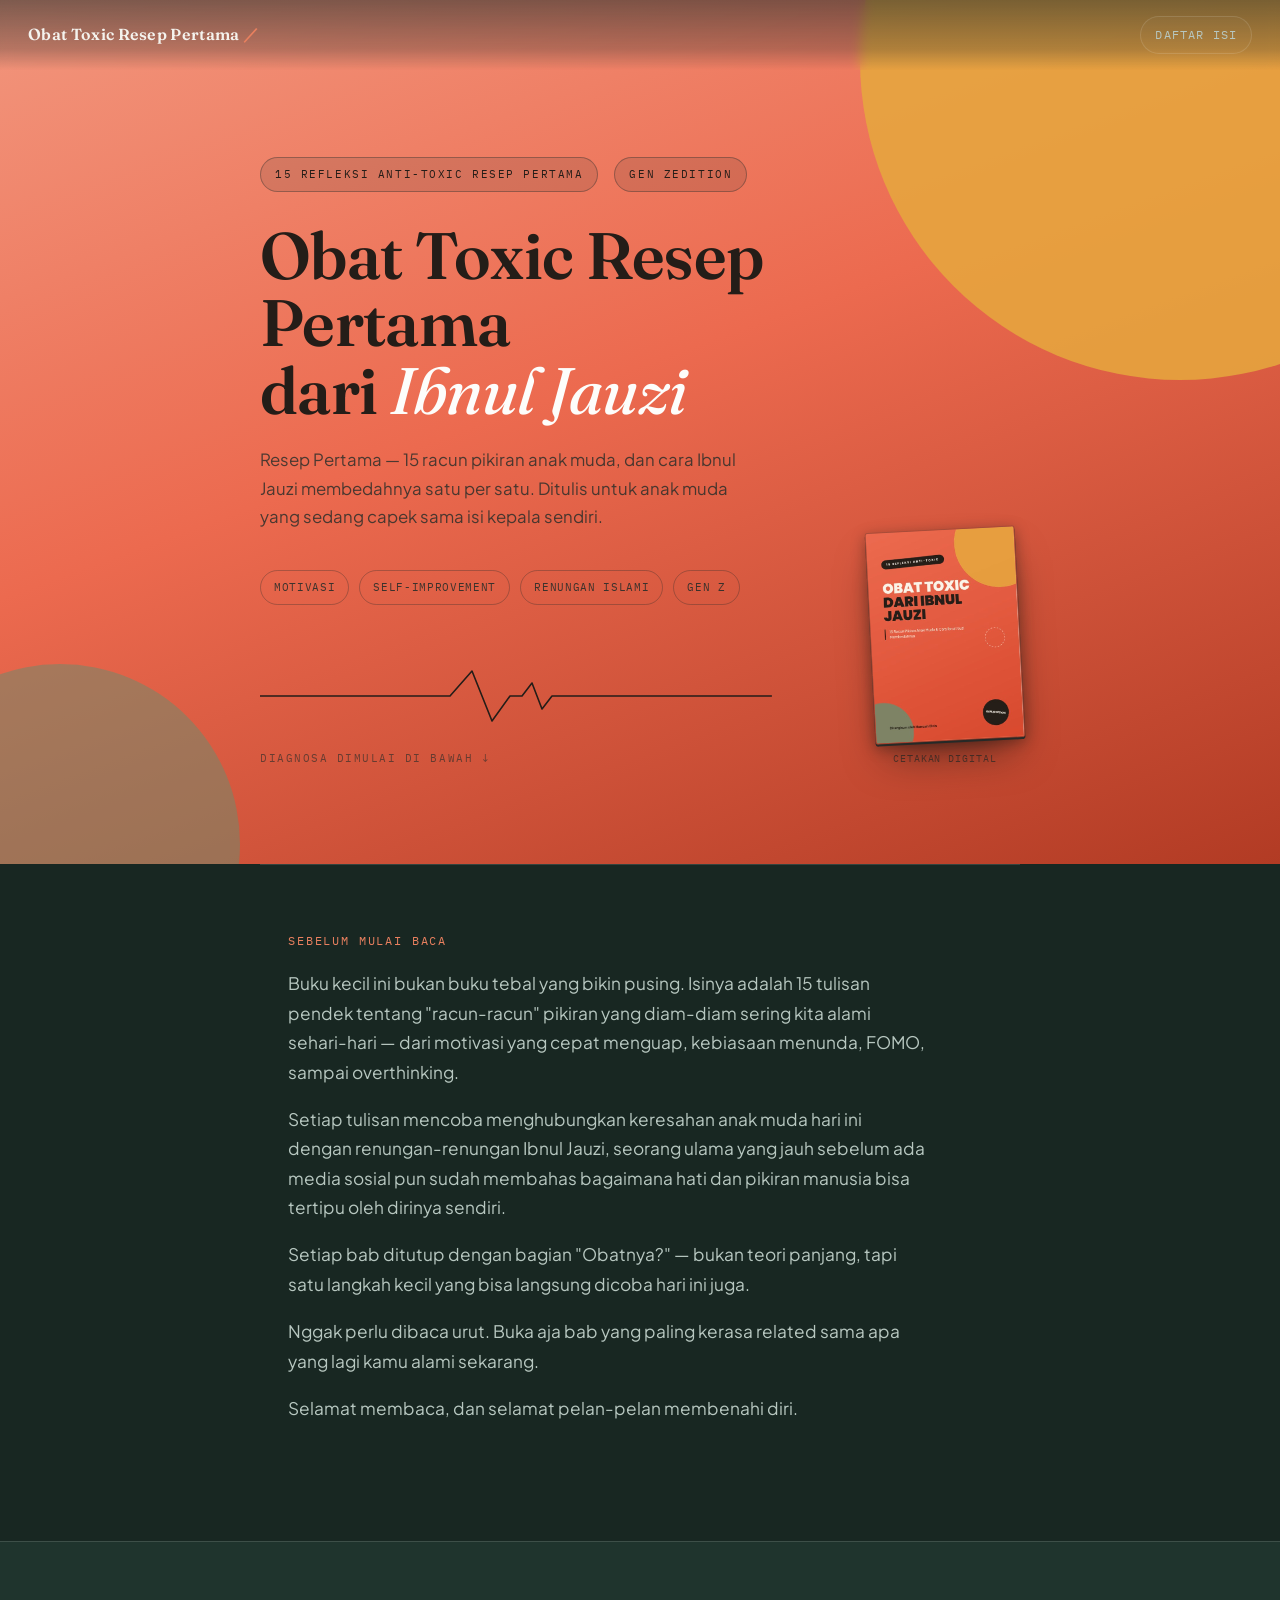
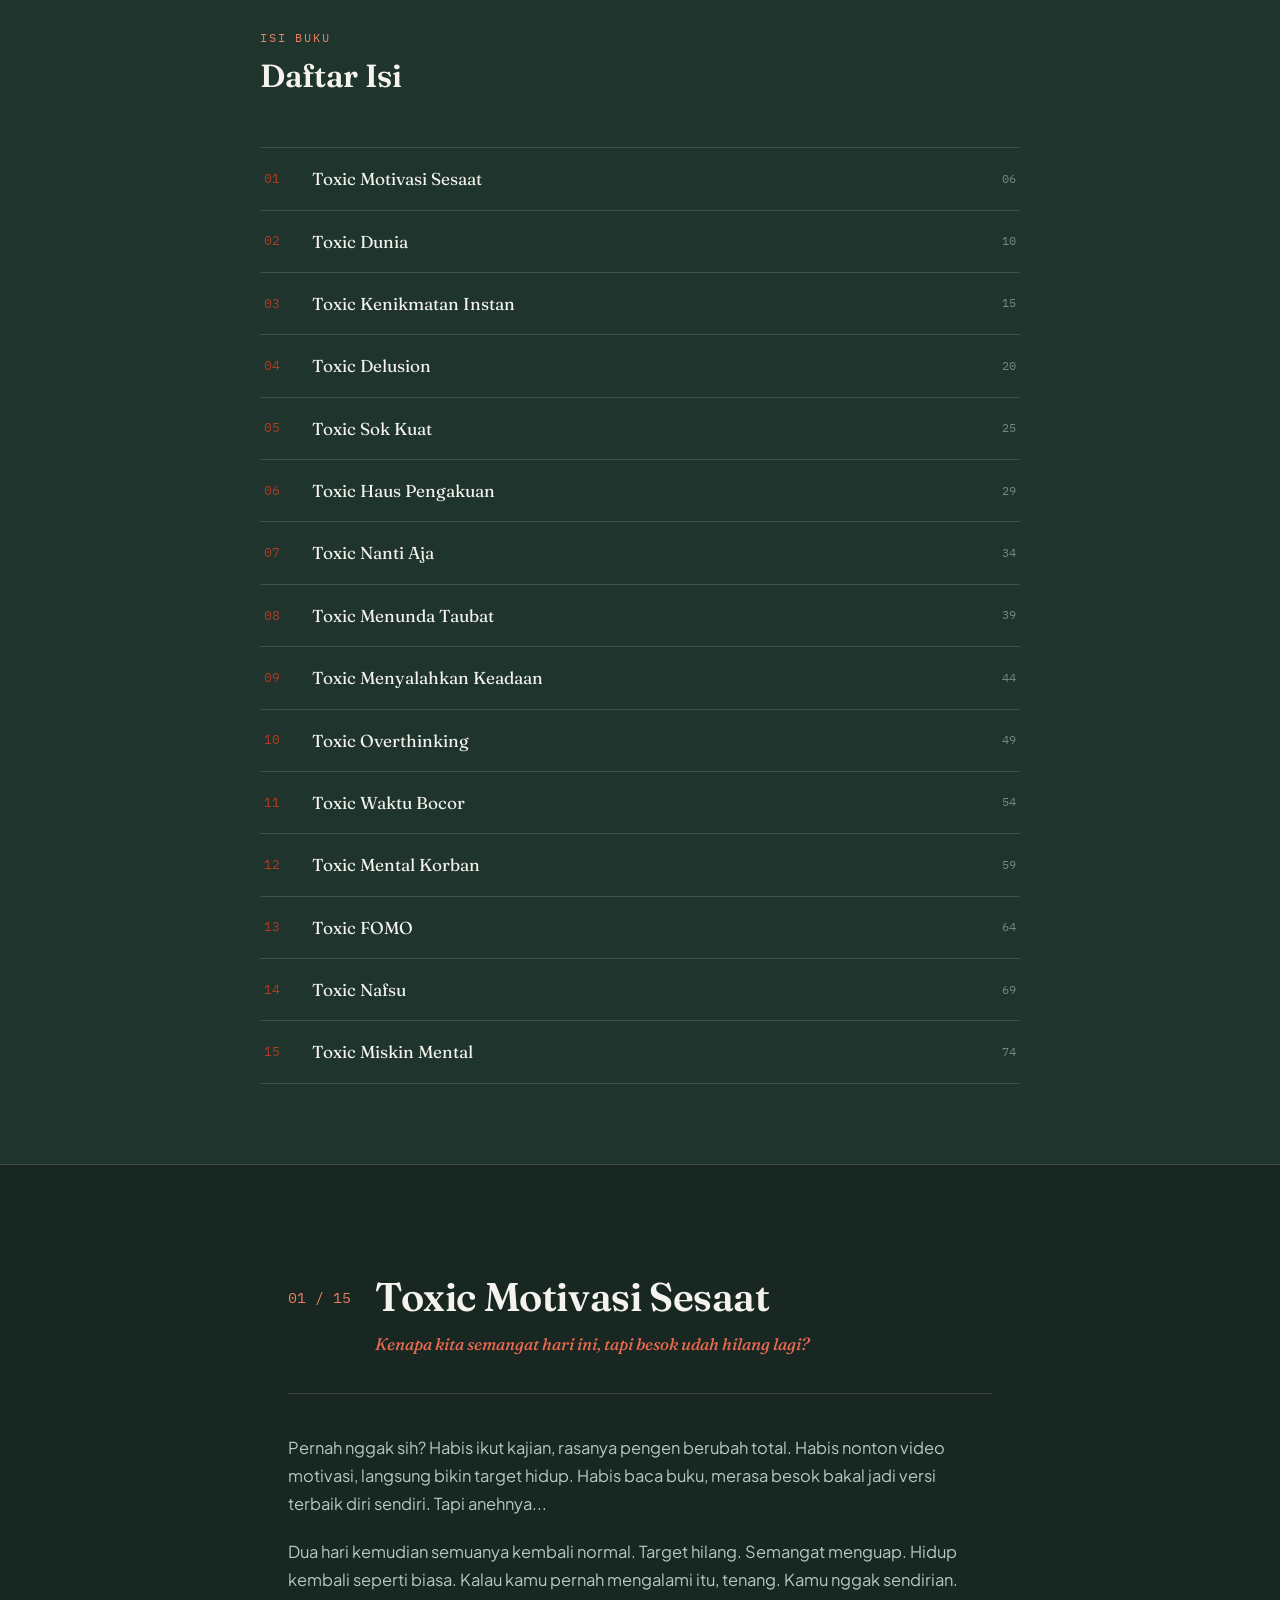
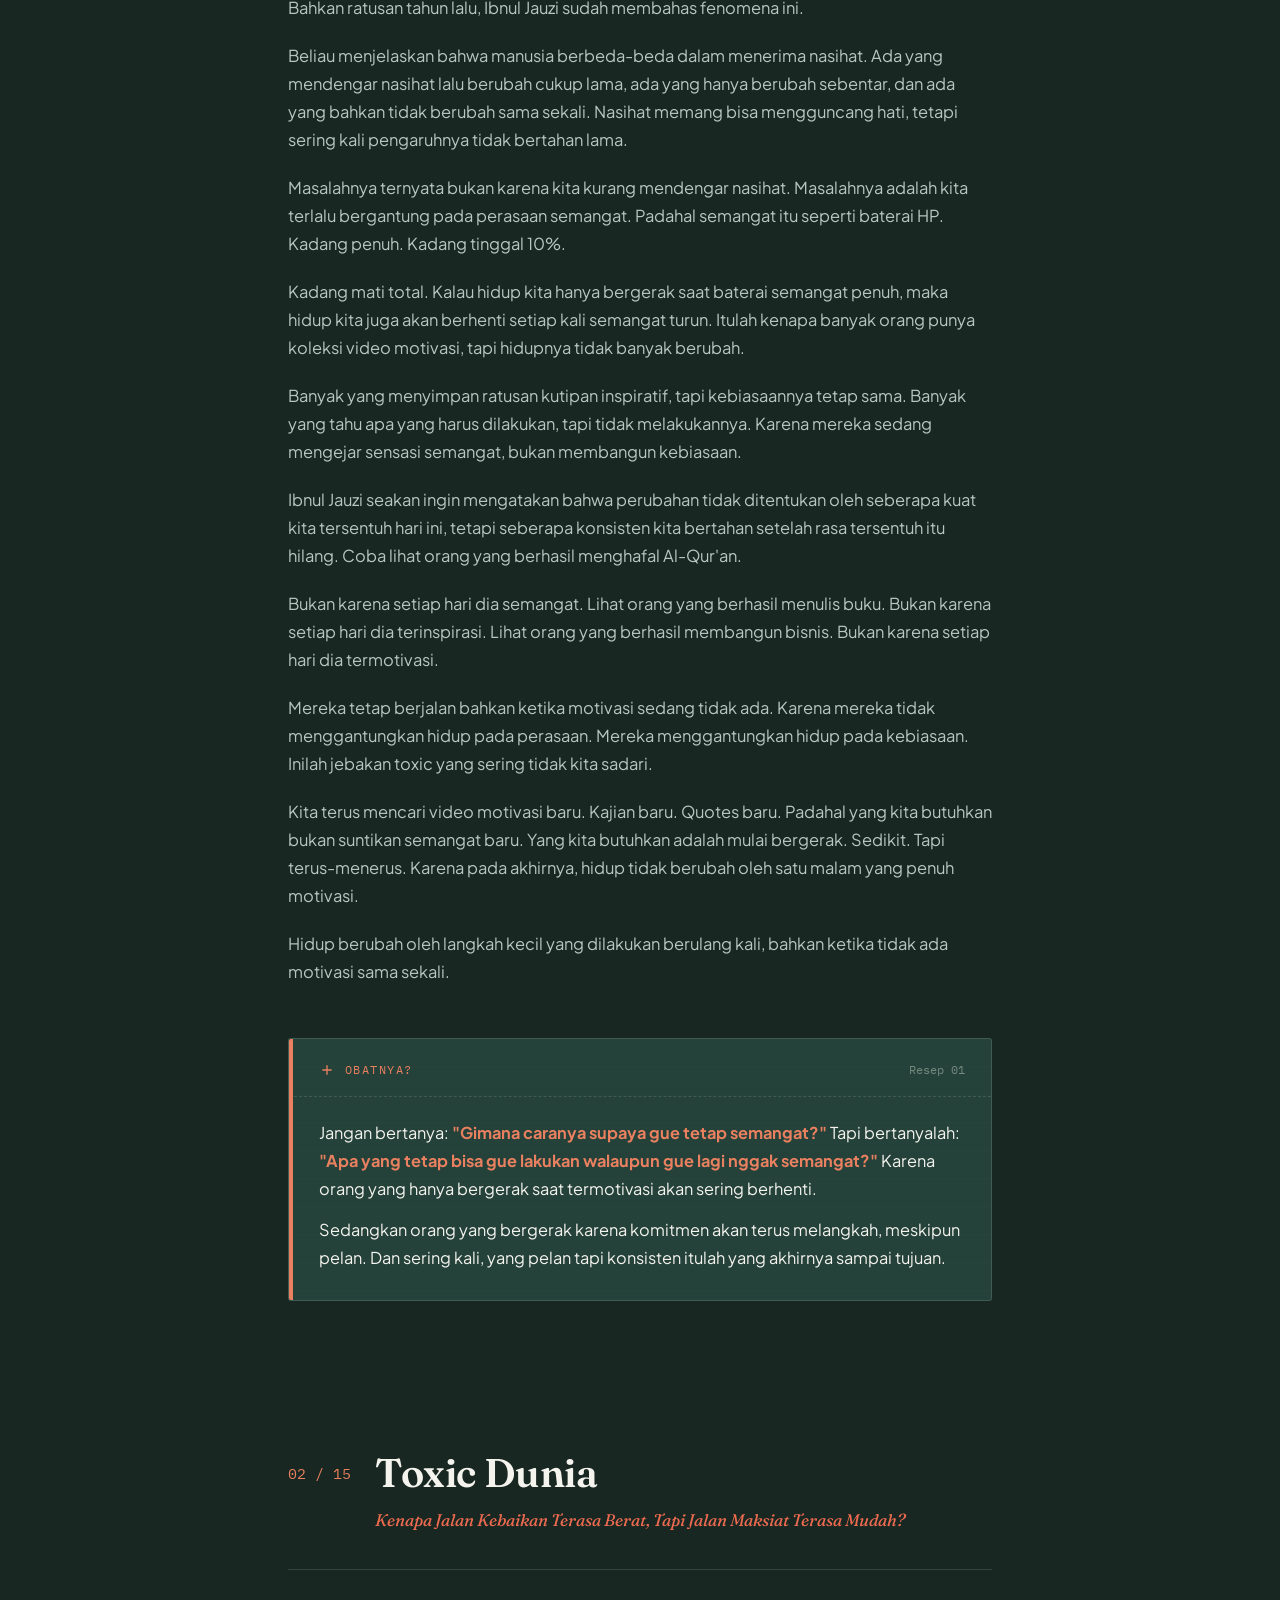
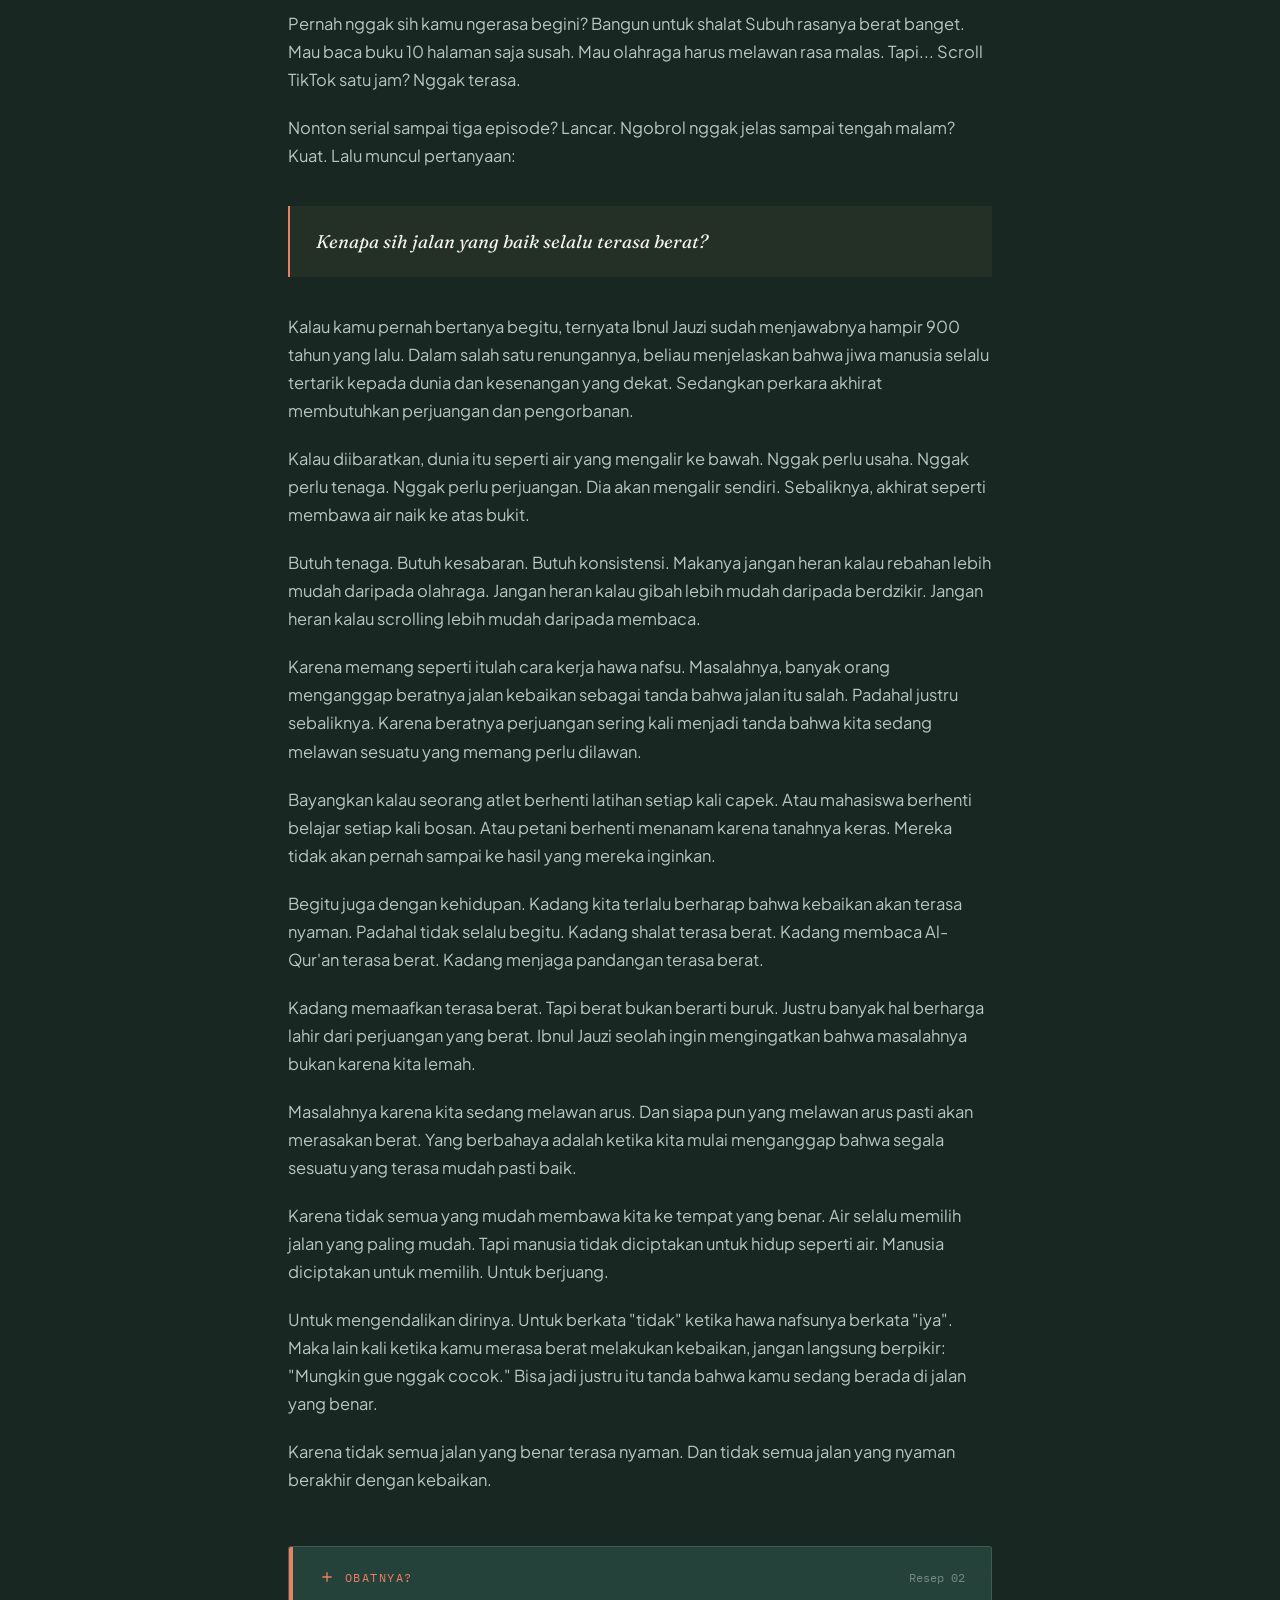
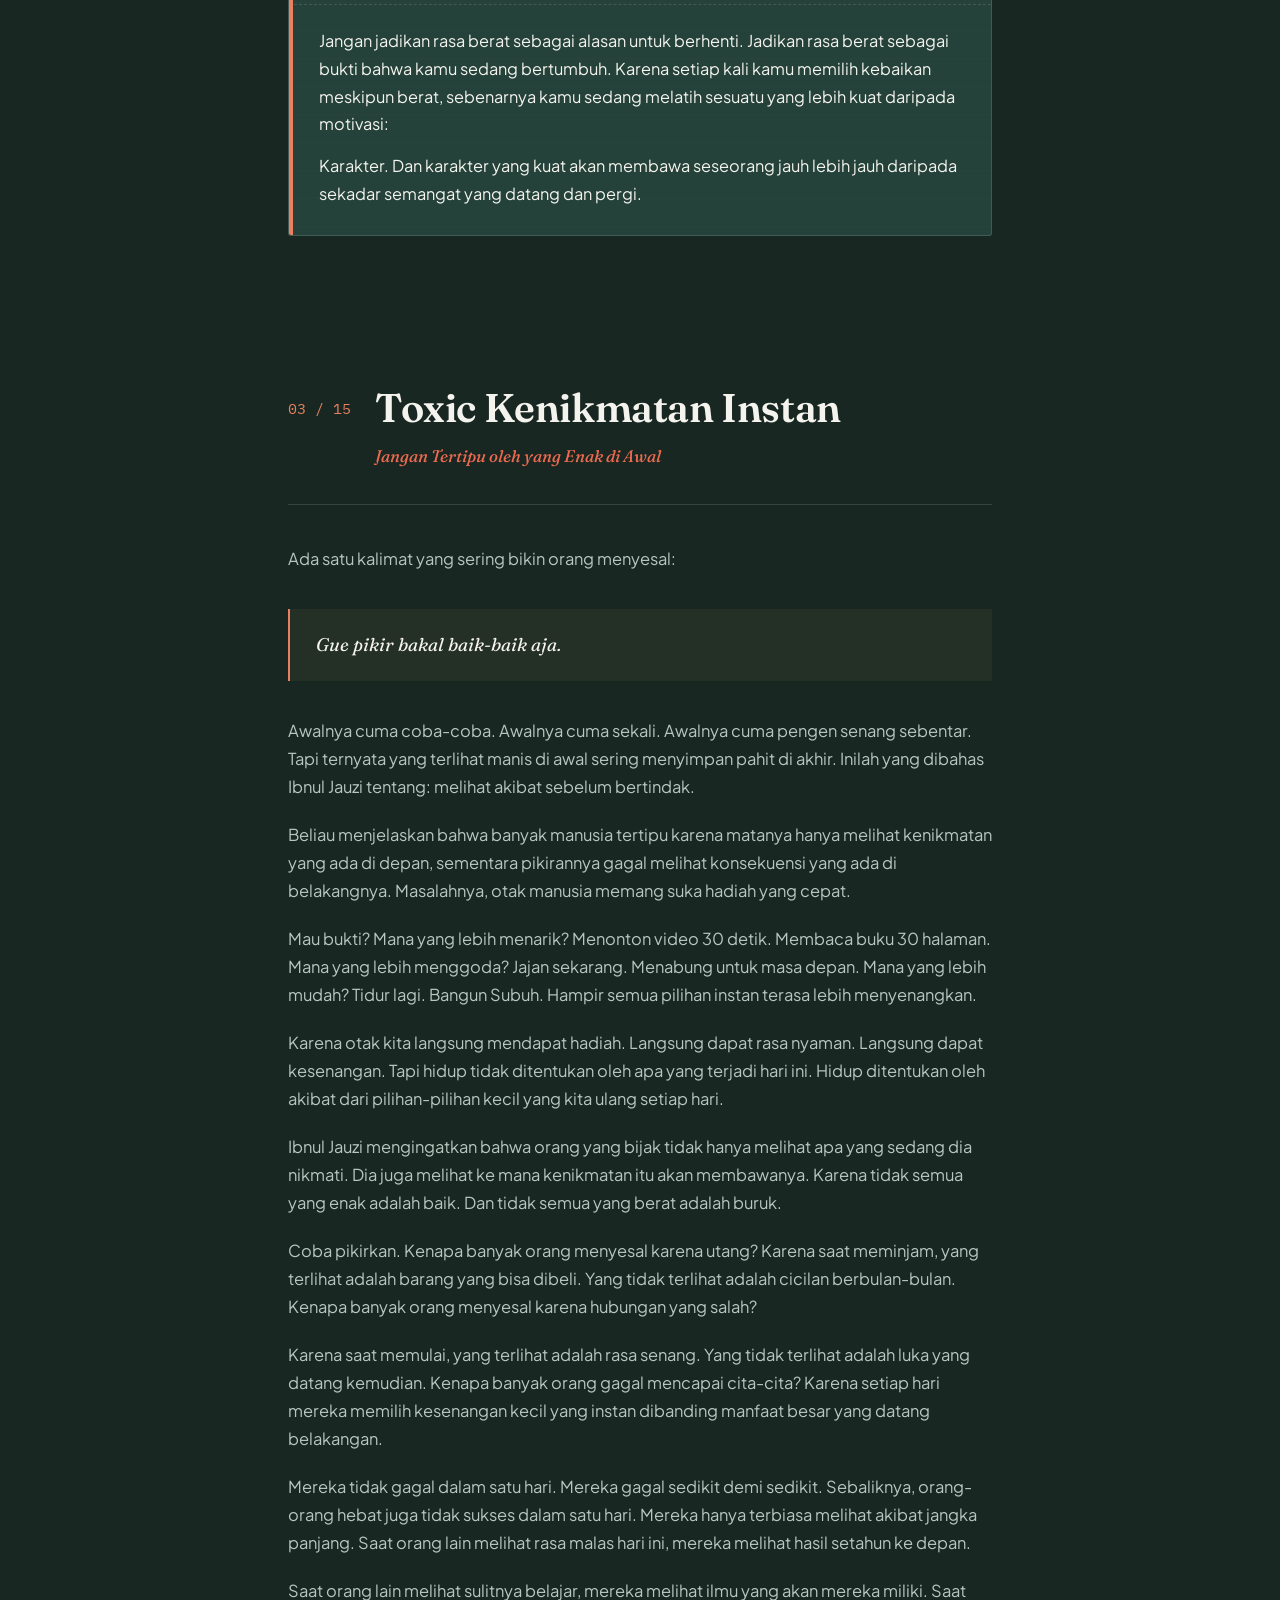
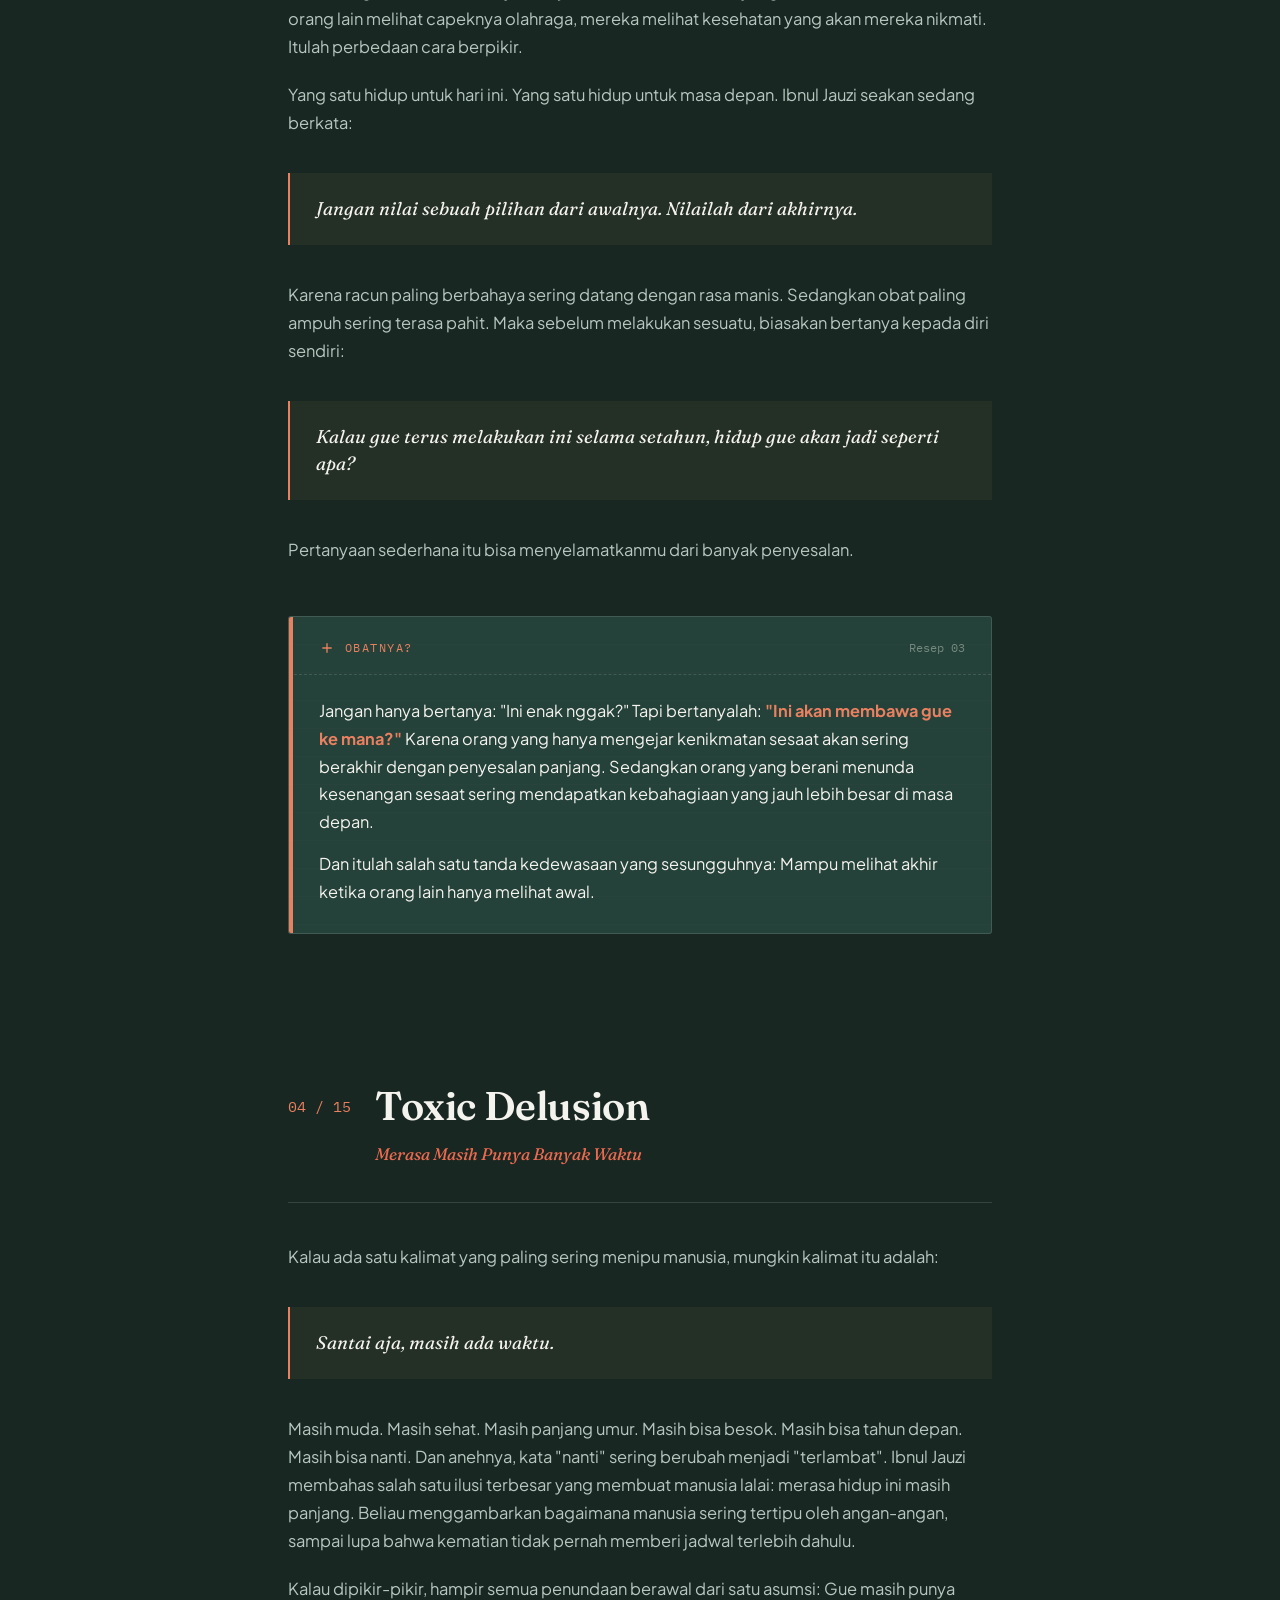
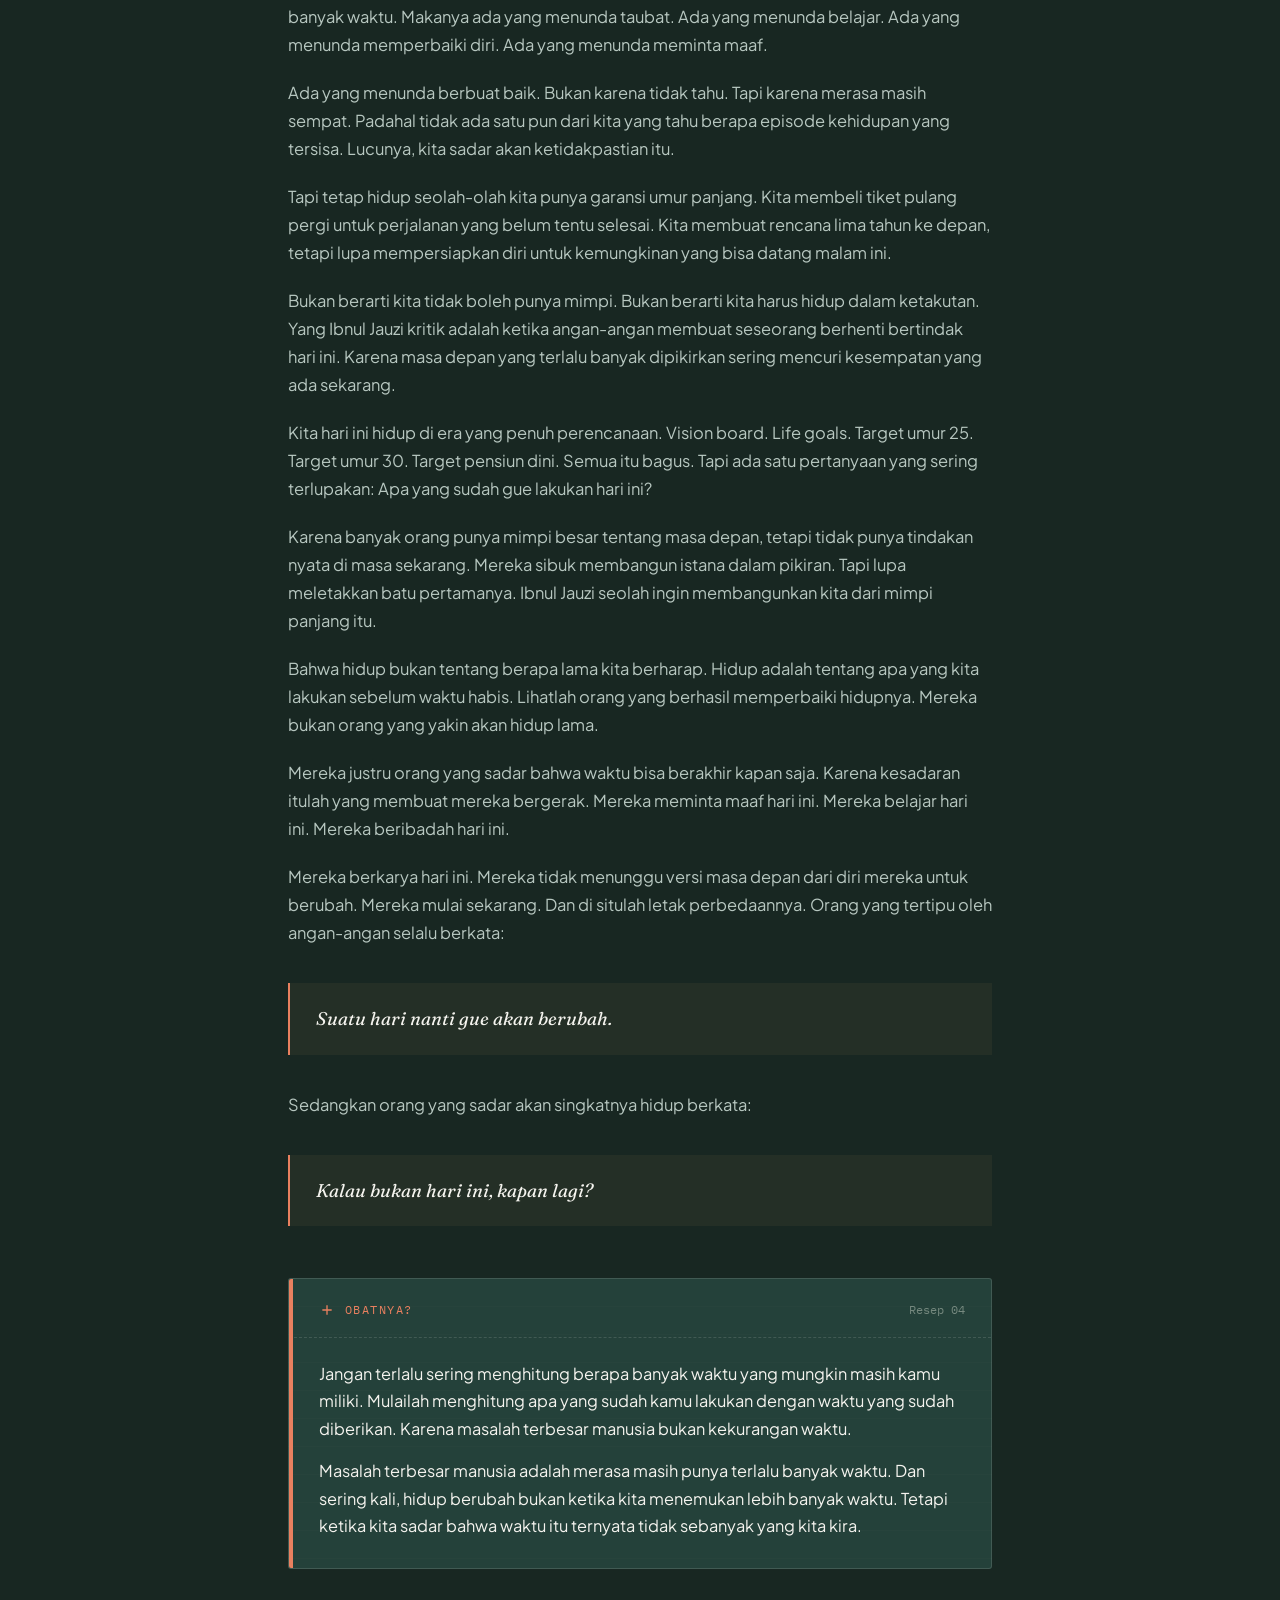
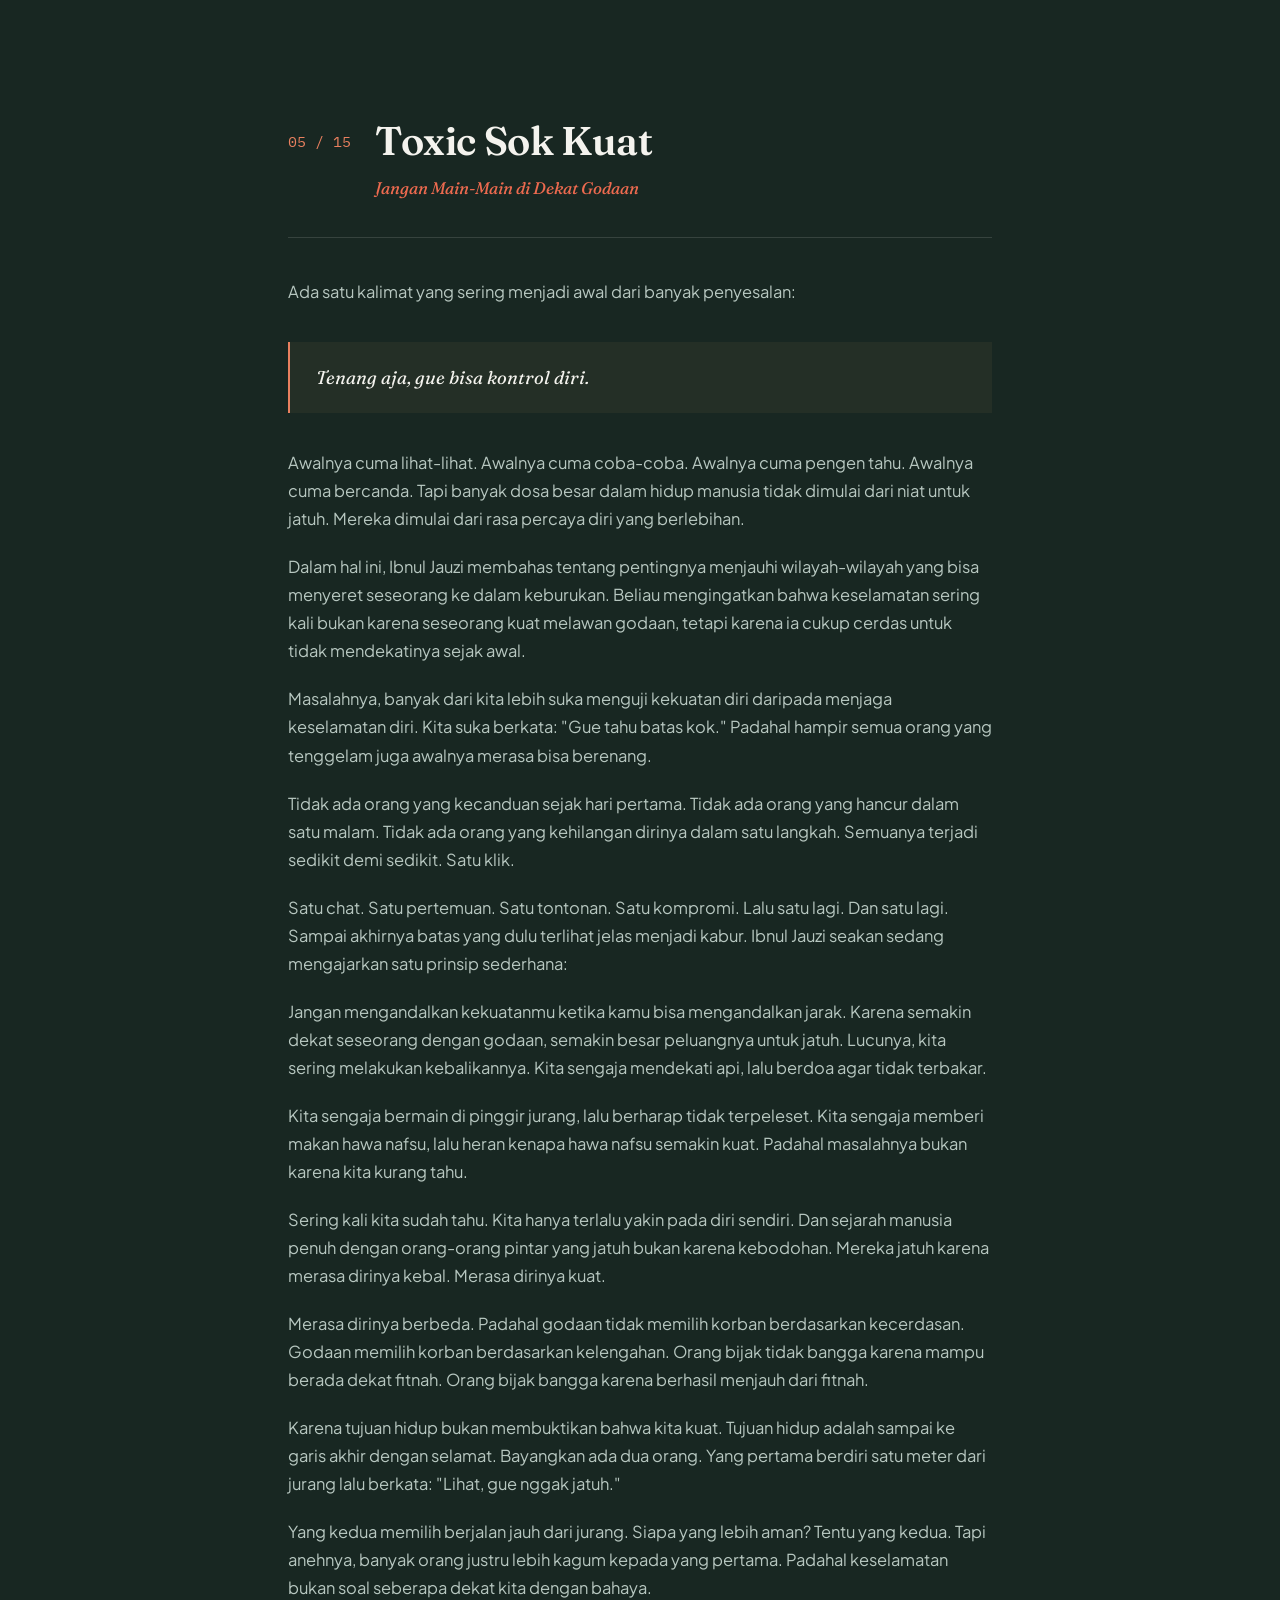
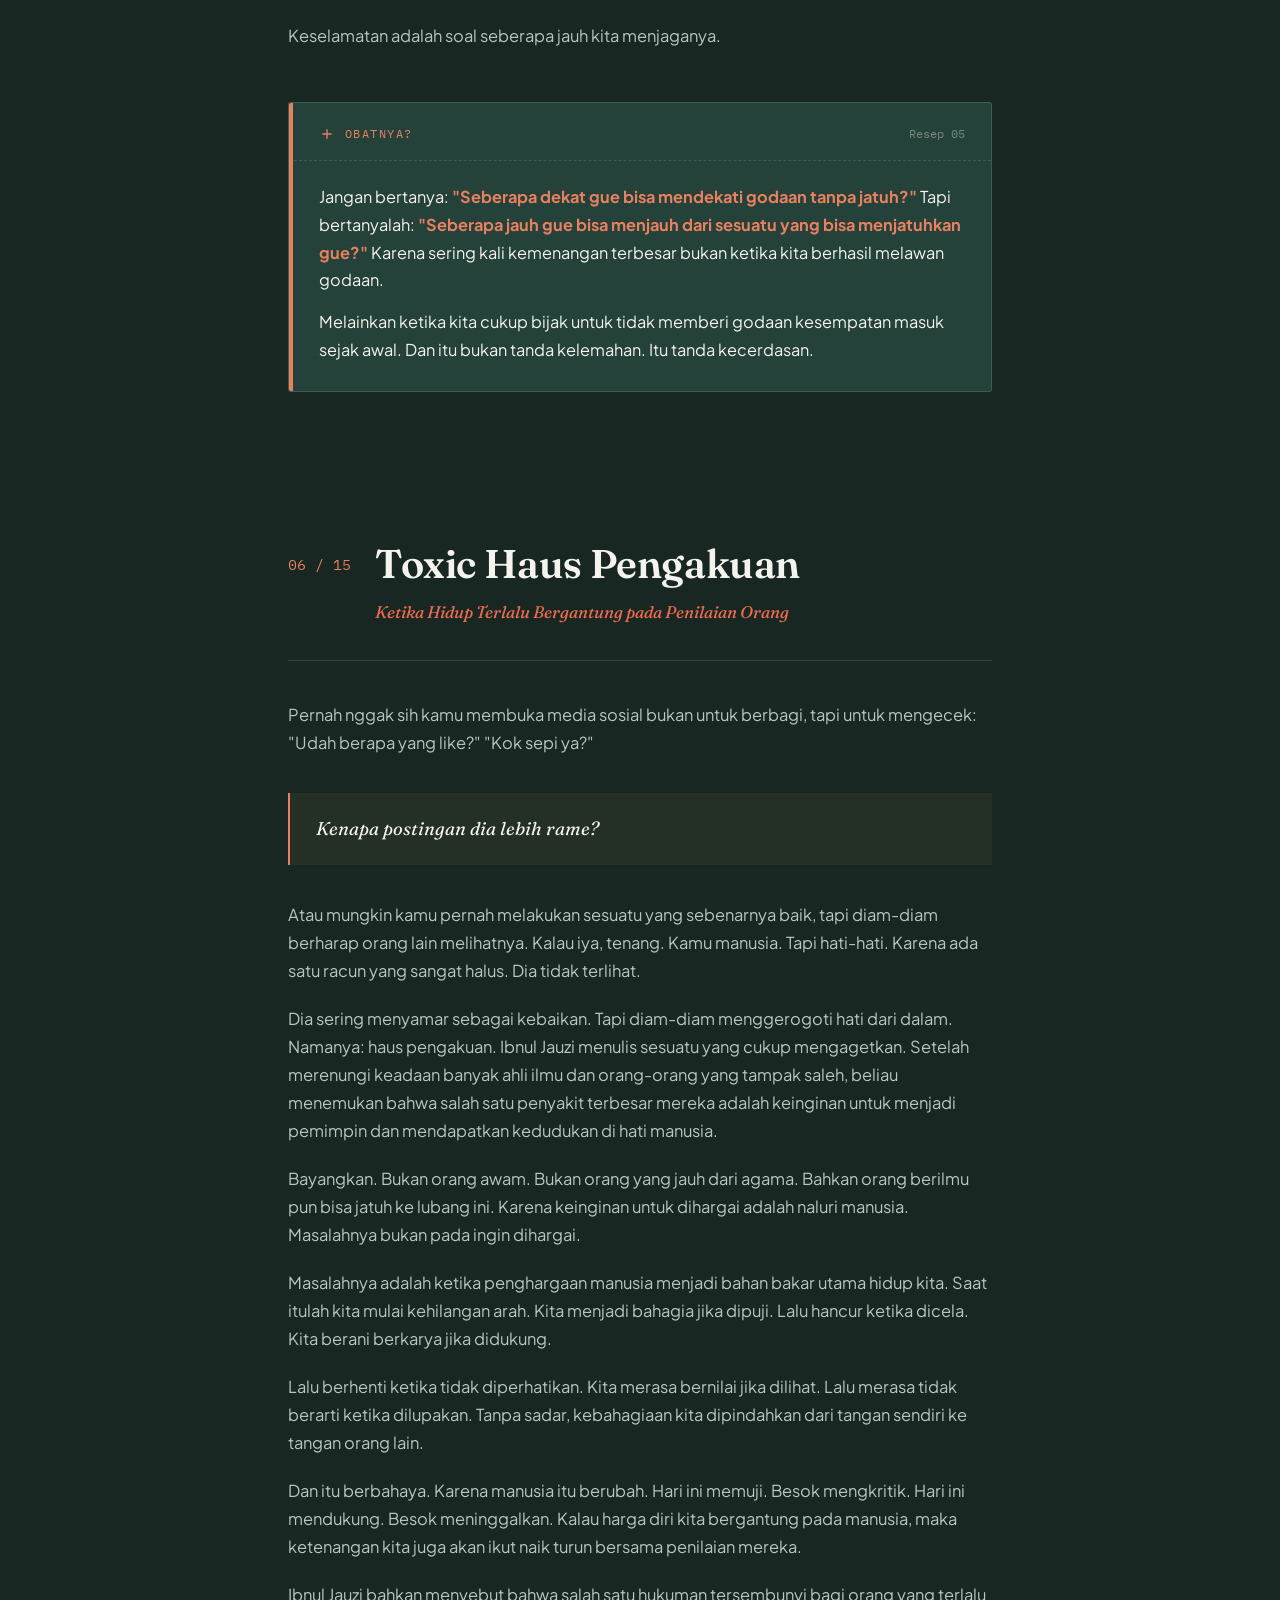
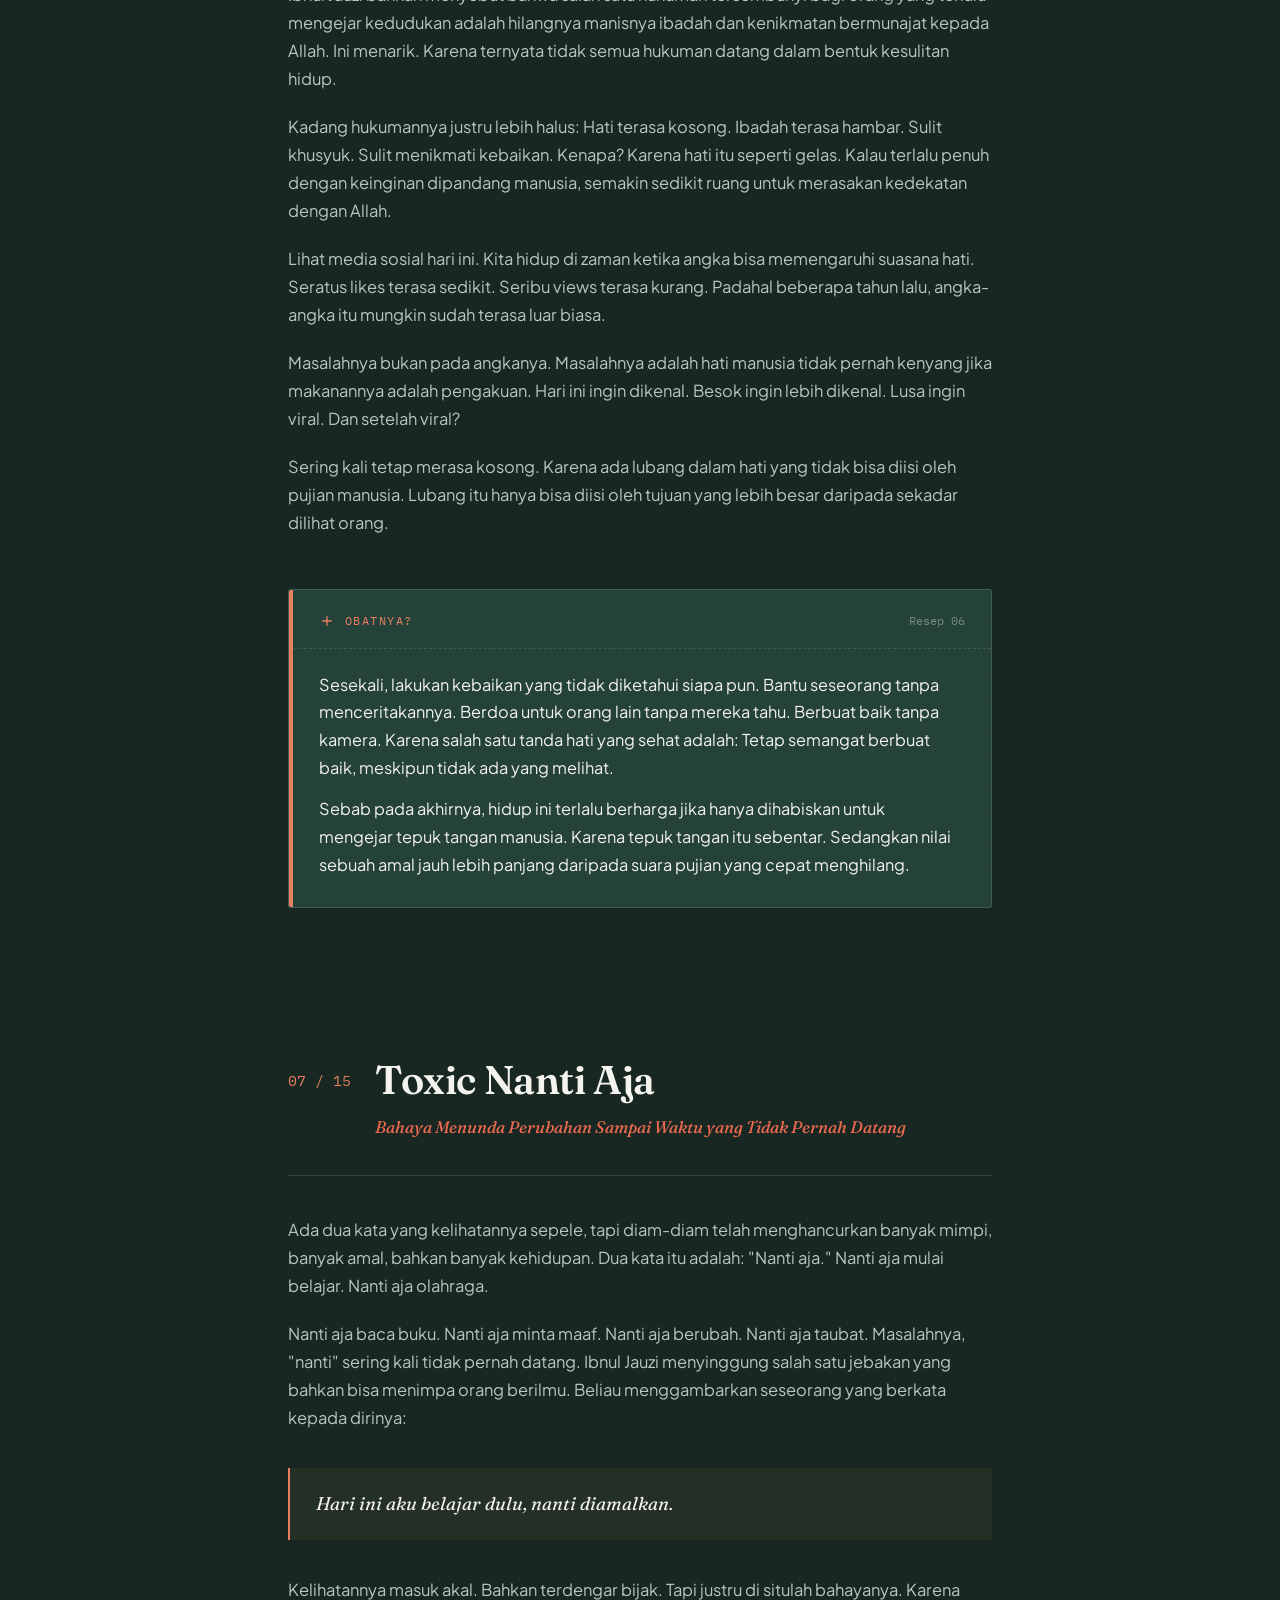
<file: book.html>
<!DOCTYPE html>
<html lang="id">
<head>
<meta charset="UTF-8">
<meta name="viewport" content="width=device-width, initial-scale=1.0">
<title>Memuat buku… — GUE Gen Zedition</title>
<meta name="description" content="">
<link rel="canonical" href="">
<link rel="preconnect" href="https://fonts.googleapis.com">
<link rel="preconnect" href="https://fonts.gstatic.com" crossorigin>
<link href="https://fonts.googleapis.com/css2?family=Fraunces:ital,opsz,wght@0,9..144,300;0,9..144,450;0,9..144,600;0,9..144,700;1,9..144,450;1,9..144,600&family=Plus+Jakarta+Sans:ital,wght@0,400;0,500;0,600;0,700;1,400&family=IBM+Plex+Mono:wght@400;500&display=swap" rel="stylesheet">
<link rel="stylesheet" href="css/theme.css">
<link rel="stylesheet" href="css/book.css">
</head>
<body>

<div class="topbar">
  <div class="brand">Obat Toxic <span>／</span></div>
  <div class="nav-toggle" id="navToggle">Daftar Isi</div>
</div>

<div class="index-backdrop" id="indexBackdrop"></div>
<nav class="index-panel" id="indexPanel">
  <span class="label" id="indexLabel">Daftar Isi</span>
  <ul class="index-list" id="indexList"></ul>
</nav>

<!-- ============ HERO ============ -->
<section class="hero">
  <div class="hero-content">
    <div class="eyebrow" id="heroEyebrow"></div>
    <div class="hero-grid">
      <div class="hero-text">
        <h1 id="heroTitle"></h1>
        <p class="sub" id="heroSub"></p>
        <div class="meta-row" id="heroMetaRow"></div>
        <div class="pulse-wrap">
          <svg viewBox="0 0 560 70" xmlns="http://www.w3.org/2000/svg">
            <path class="pulse-line" d="" />
          </svg>
          <div class="scroll-cue" id="scrollCue"></div>
        </div>
      </div>
      <div class="book-thumb">
        <img id="bookThumbImg" src="" alt="">
        <span class="cap" id="bookThumbCap"></span>
      </div>
    </div>
  </div>
</section>

<!-- ============ INTRO ============ -->
<section class="intro">
  <span class="label" id="introLabel"></span>
  <div id="introBody"></div>
</section>

<!-- ============ TOC ============ -->
<section class="toc">
  <div class="toc-inner">
    <span class="label" id="tocLabel"></span>
    <h2 id="tocTitle"></h2>
    <div class="toc-grid" id="tocGrid"></div>
  </div>
</section>

<!-- ============ CHAPTERS ============ -->
<div id="chaptersMount"></div>

<!-- ============ CLOSING ============ -->
<section class="closing">
  <div class="closing-inner">
    <span class="label" id="closingLabel"></span>
    <h2 id="closingTitle"></h2>
    <div id="closingBody"></div>
  </div>
</section>

<section class="about">
  <span class="label" id="aboutLabel"></span>
  <h3 id="aboutTitle"></h3>
  <p id="aboutParagraph"></p>
  <div class="tags" id="aboutTags"></div>
</section>

<!-- ============ DOWNLOAD PDF ============ -->
<section class="download-cta" id="downloadCta">
  <div class="download-cta-inner">
    <span class="label" id="ctaLabel"></span>
    <h2 id="ctaTitle"></h2>
    <p id="ctaParagraph"></p>
    <button class="btn-download" id="openQrisModal" type="button">
      <span id="ctaButtonText"></span>
    </button>
  </div>
</section>

<!-- ============ MODAL: QRIS + KONFIRMASI ============ -->
<div class="modal-backdrop" id="qrisModalBackdrop">
  <div class="modal-box">
    <button class="modal-close" id="closeQrisModal" type="button" aria-label="Tutup">✕</button>

    <div id="modalFormState">
      <span class="label" id="modalStep1Label"></span>
      <h3 id="modalTitle"></h3>
      <p style="color:var(--ink-dim); font-size:0.88rem; margin:6px 0 20px;" id="modalDesc"></p>

      <div class="qris-panel">
        <div class="qris-code">
          <img id="qrisImg" src="" alt="QRIS">
        </div>
        <div class="qris-amount" id="qrisAmount"></div>
        <div class="qris-note" id="qrisNote"></div>
      </div>

      <form class="confirm-form" id="confirmForm" novalidate>
        <div>
          <label for="cfName" id="cfNameLabel"></label>
          <input type="text" id="cfName" name="cfName" autocomplete="name" required>
        </div>
        <div>
          <label for="cfContact" id="cfContactLabel"></label>
          <input type="text" id="cfContact" name="cfContact" autocomplete="email" required>
        </div>
        <div>
          <label for="cfNote" id="cfNoteLabel"></label>
          <textarea id="cfNote" name="cfNote"></textarea>
        </div>
        <label class="confirm-check">
          <input type="checkbox" id="cfPaid" name="cfPaid" required>
          <span id="cfCheckLabel"></span>
        </label>
        <span class="confirm-error" id="confirmError"></span>
        <button class="btn-submit" type="submit"><span id="submitBtnText"></span></button>
      </form>
    </div>

    <div class="modal-success" id="modalSuccessState">
      <div class="check"></div>
      <h3 id="successTitle"></h3>
      <p id="successText"></p>
      <p style="font-size:0.8rem; color:var(--ink-faint);" id="manualDownloadWrap"></p>
    </div>
  </div>
</div>

<footer id="siteFooter"></footer>

<script src="js/render.js"></script>
<script src="js/behavior.js"></script>

</body>
</html>
</file>
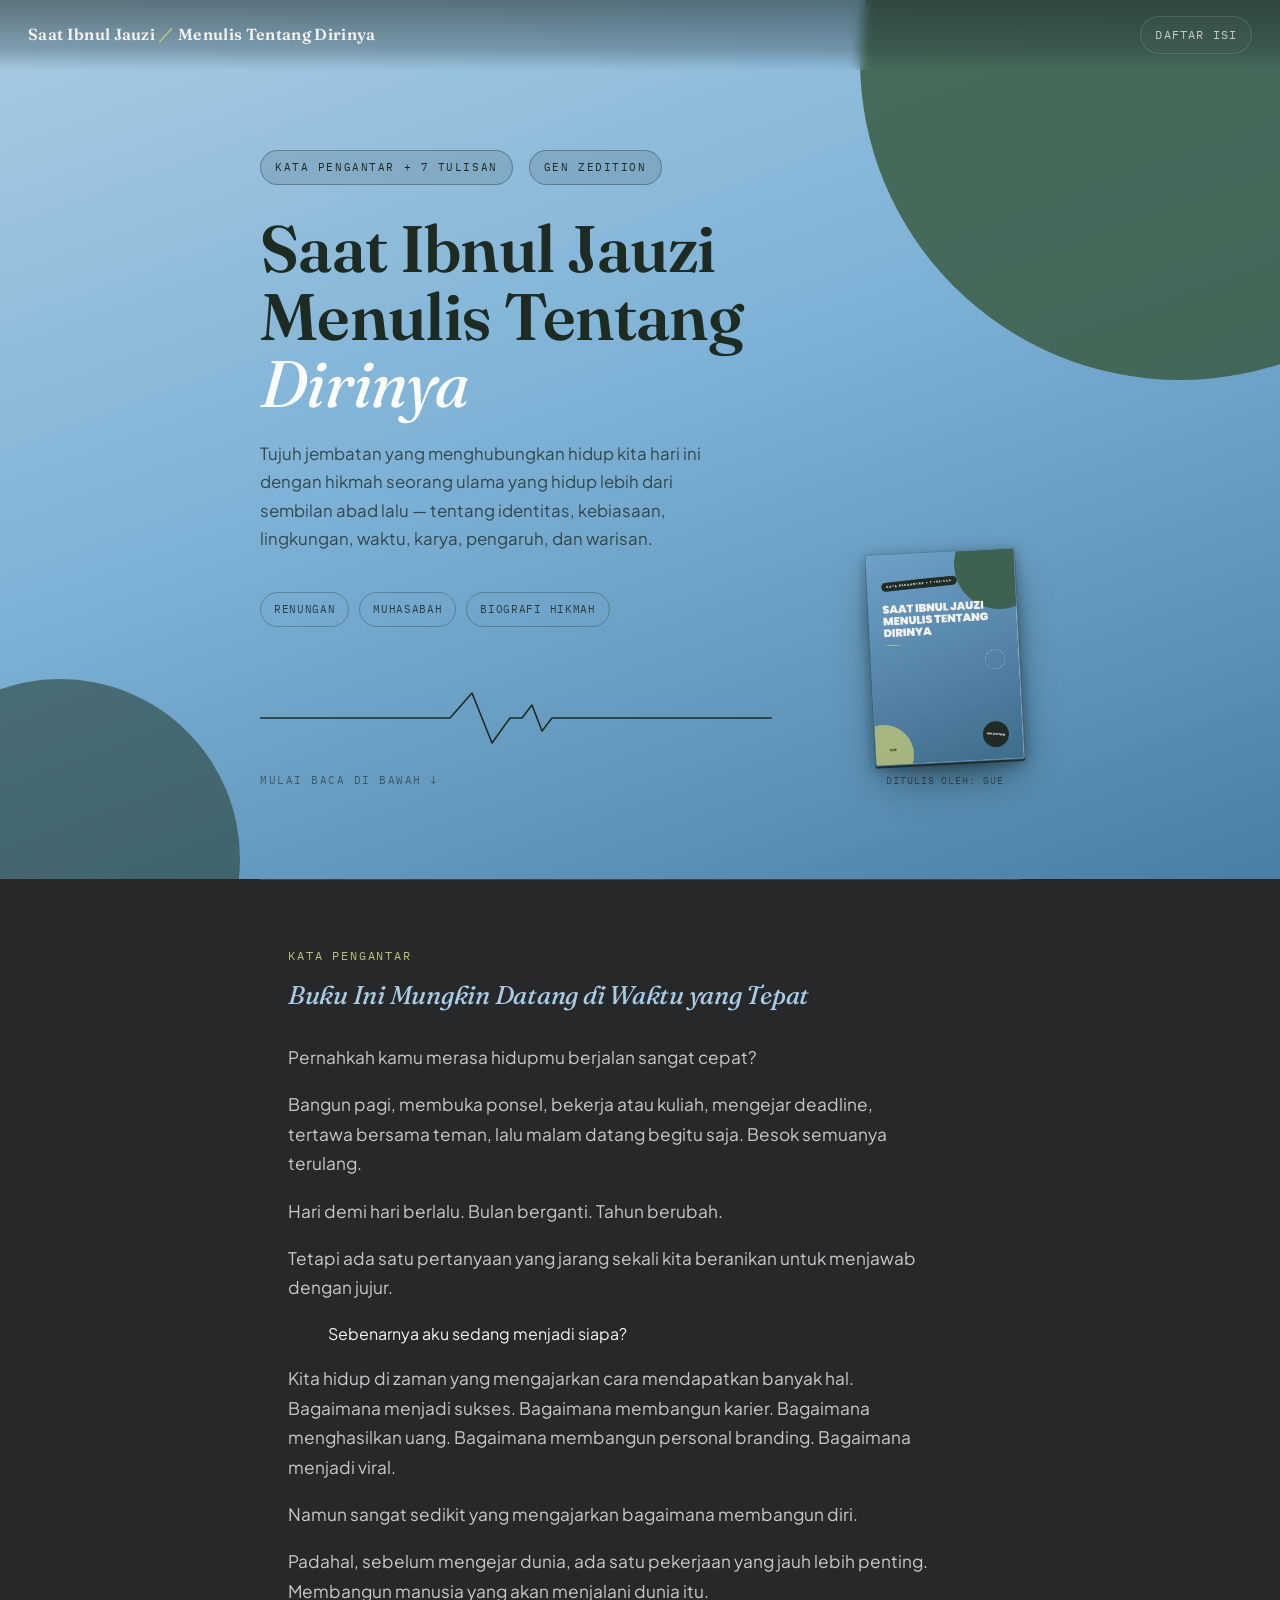
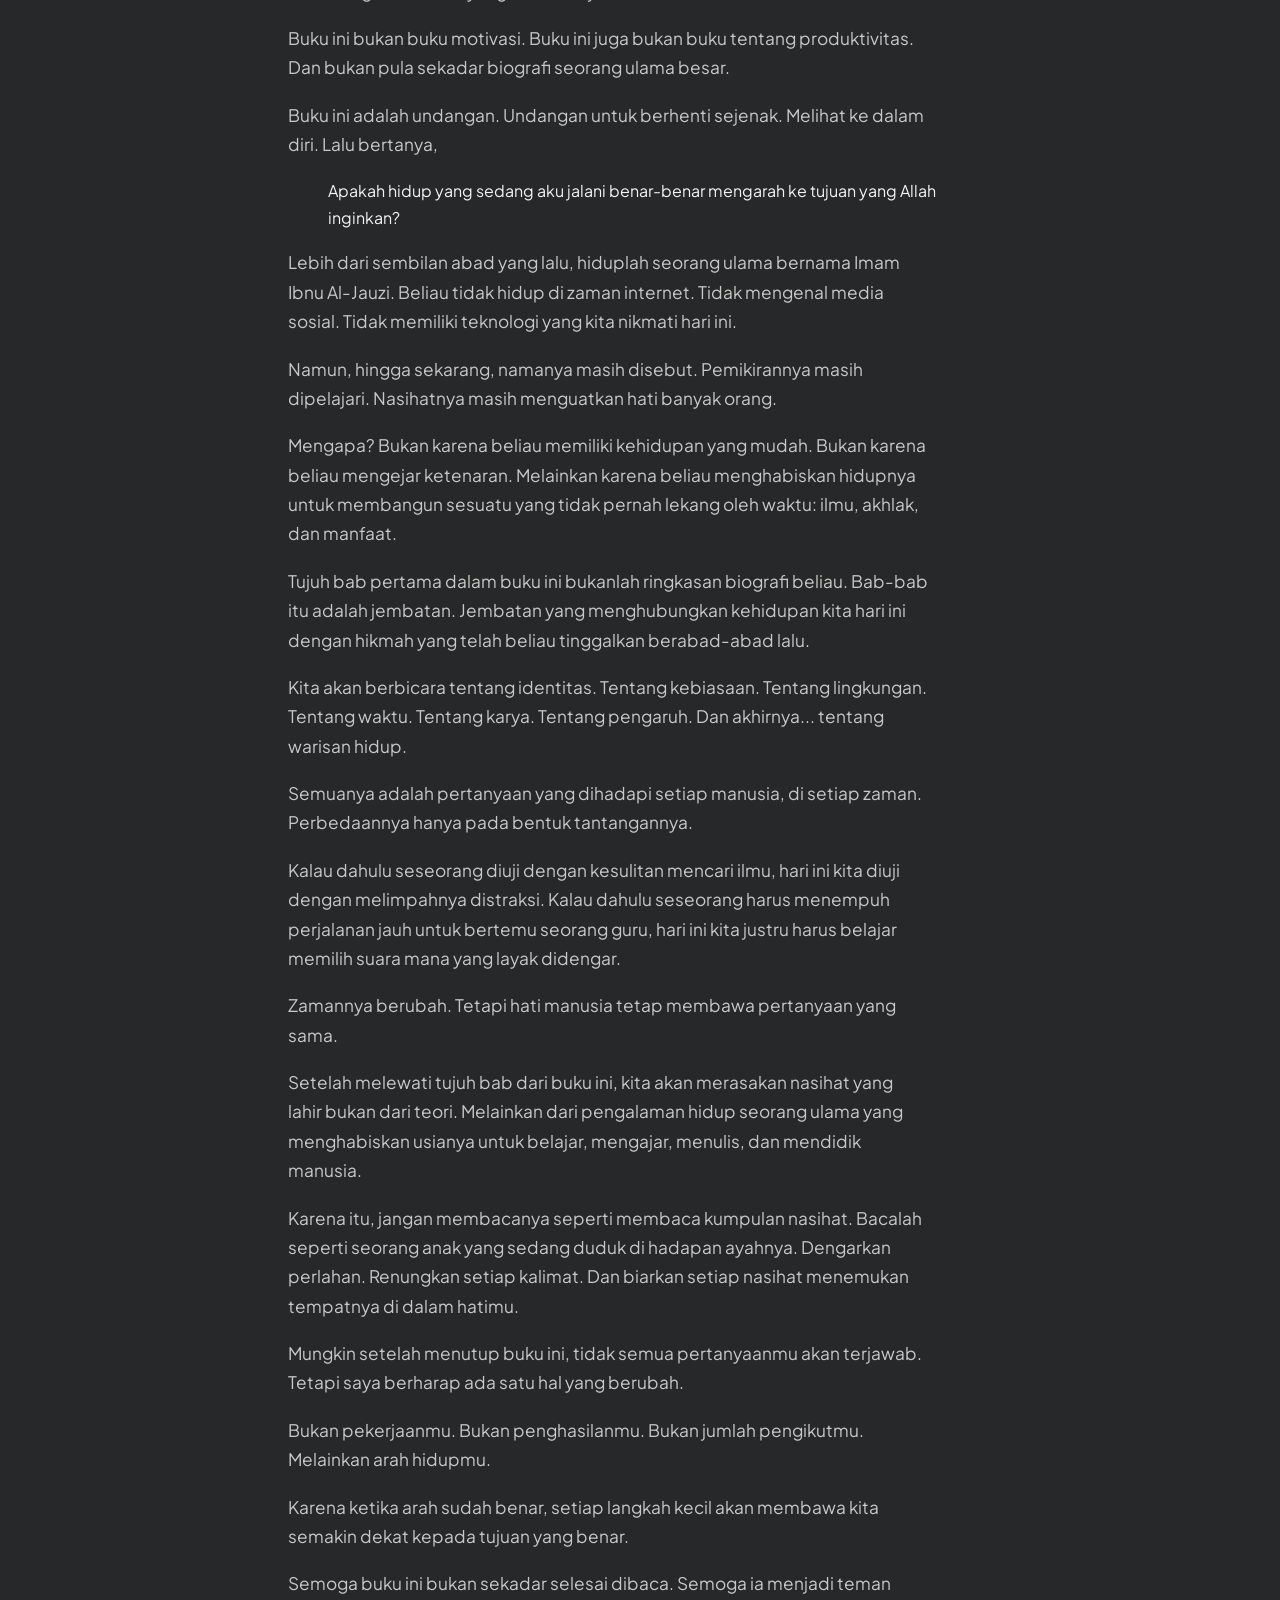
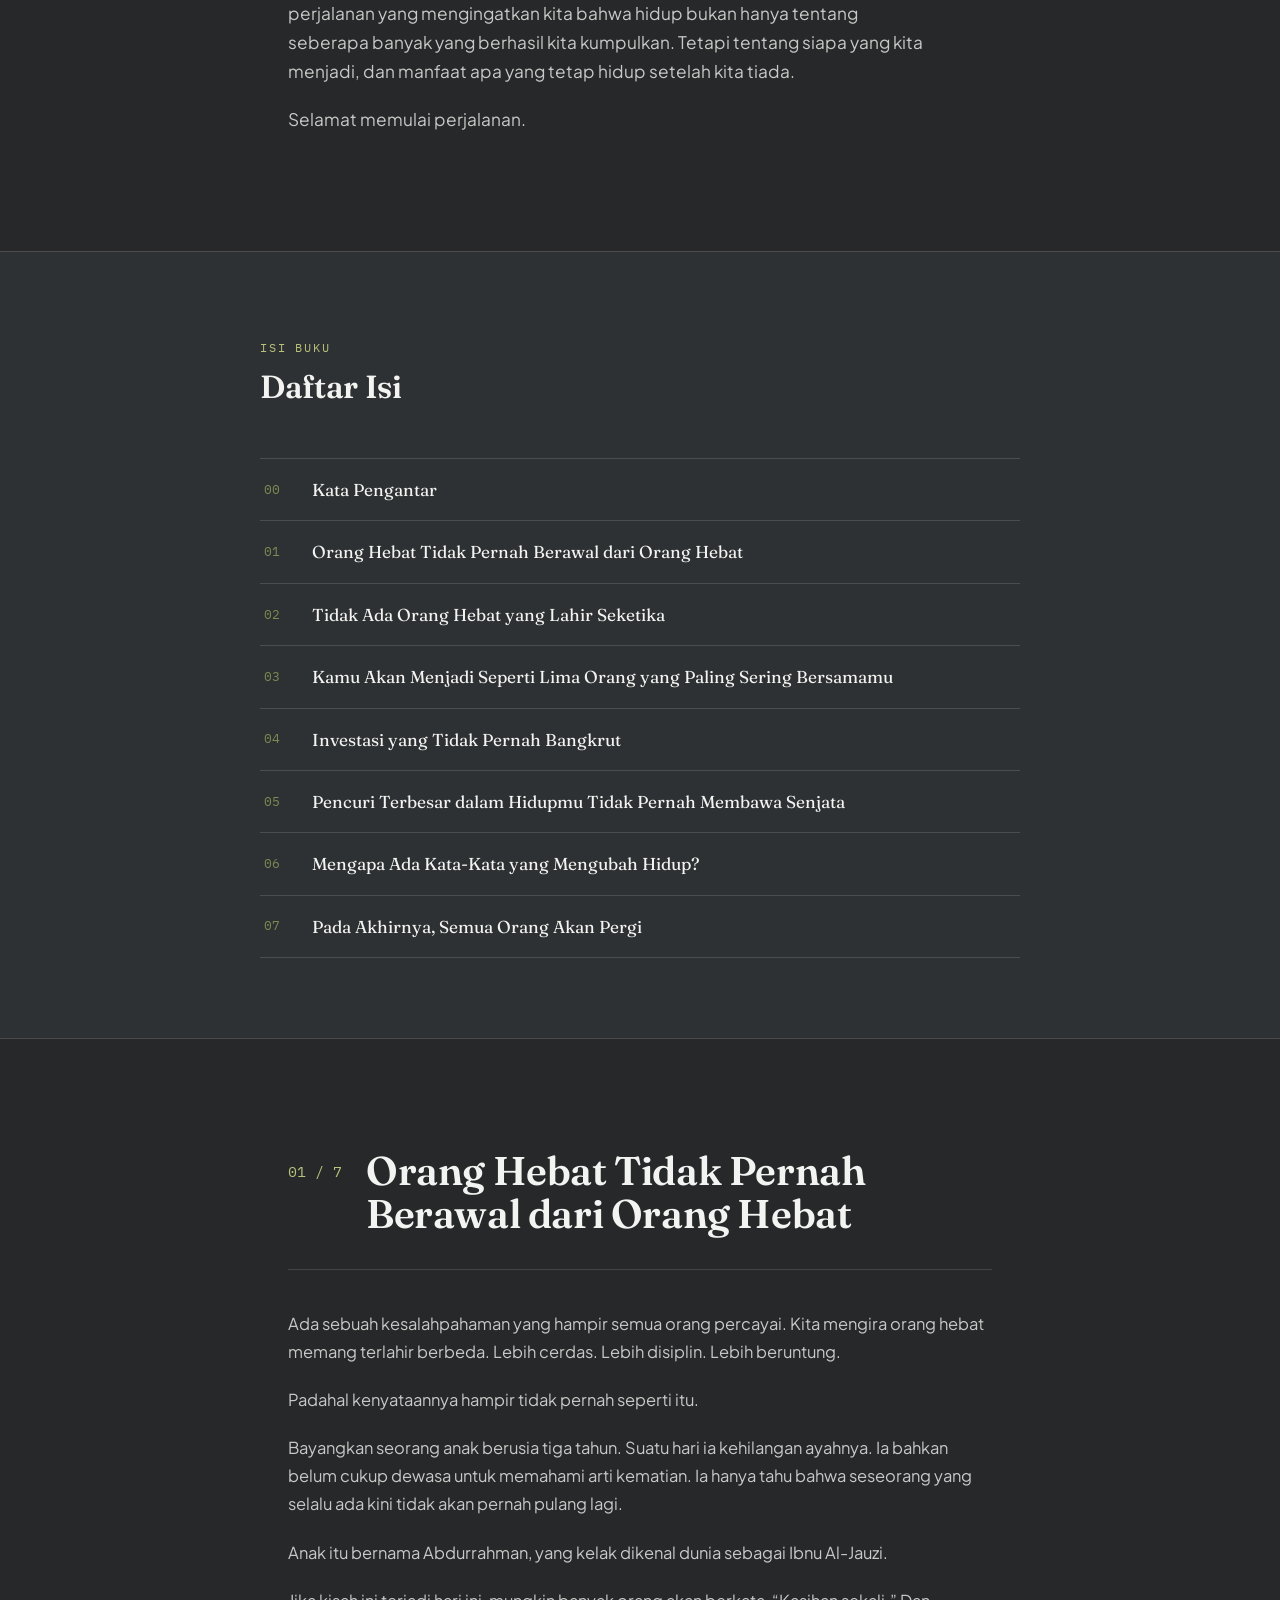
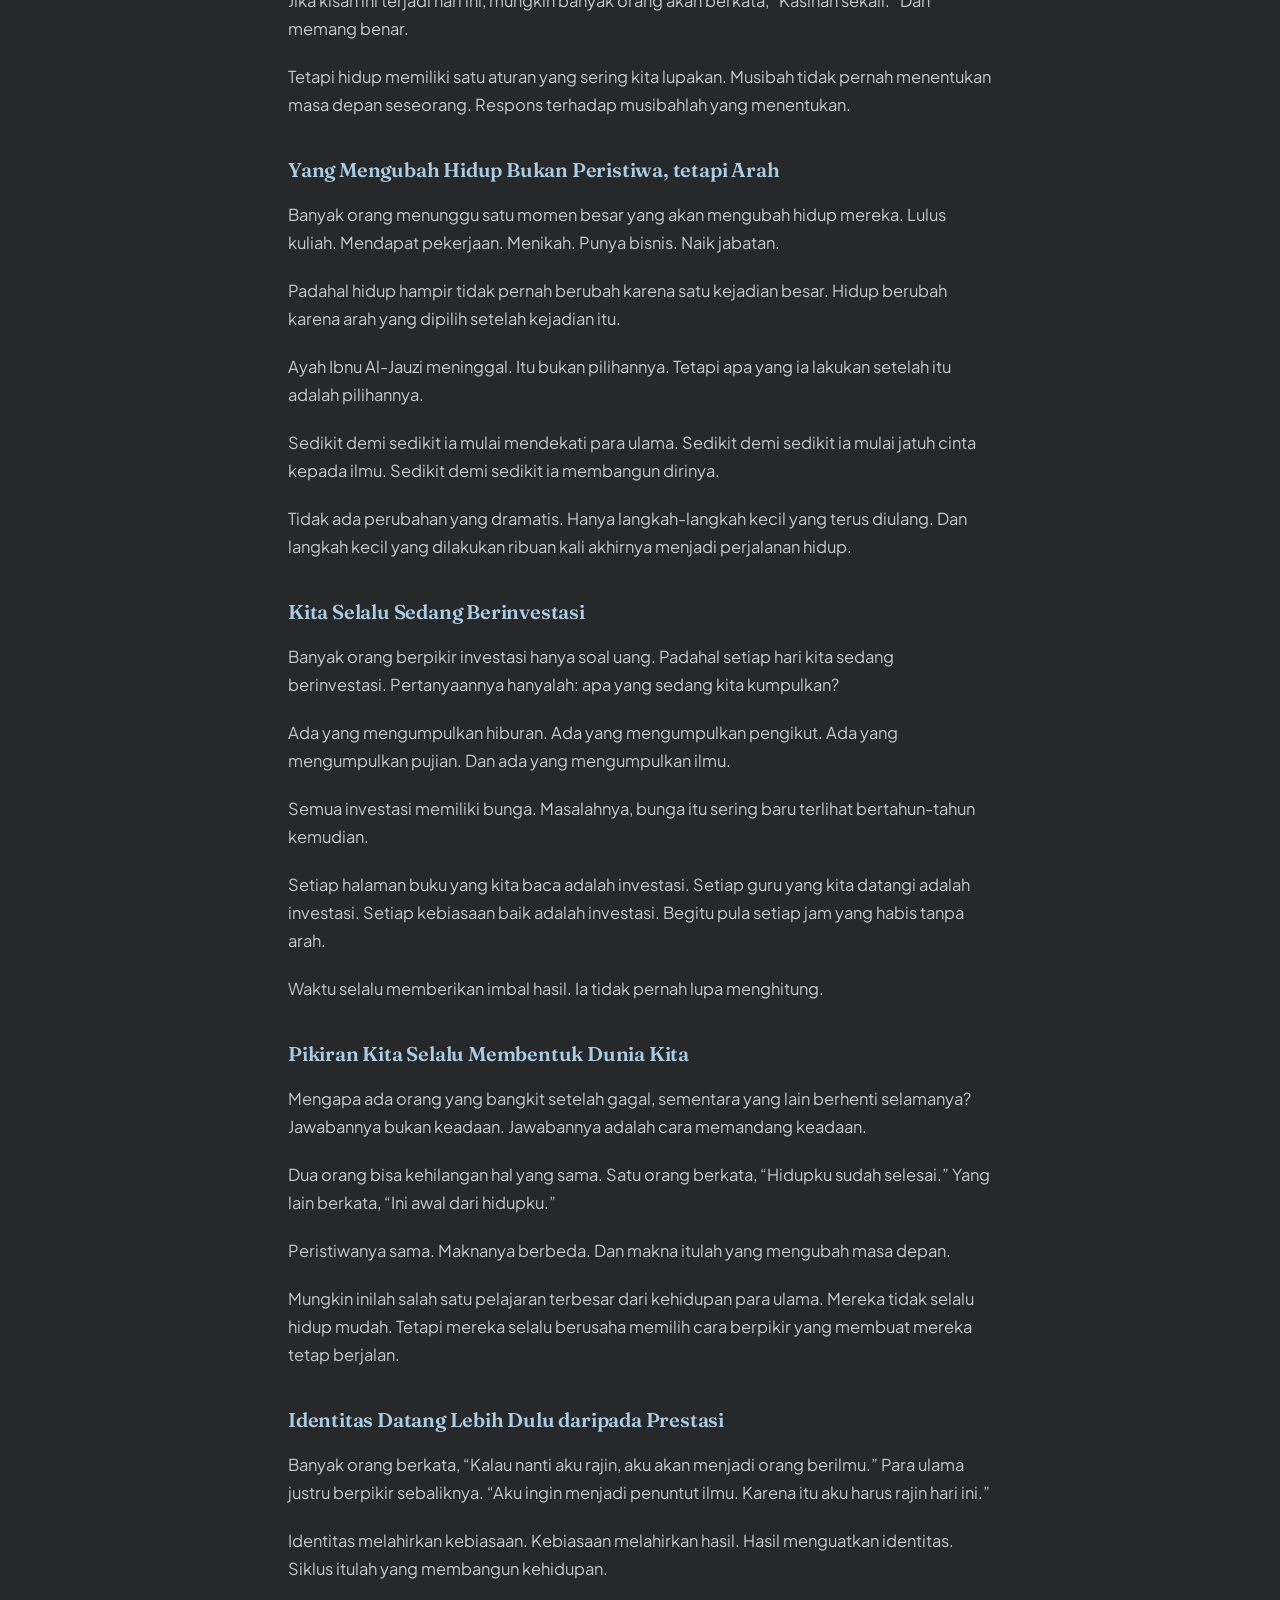
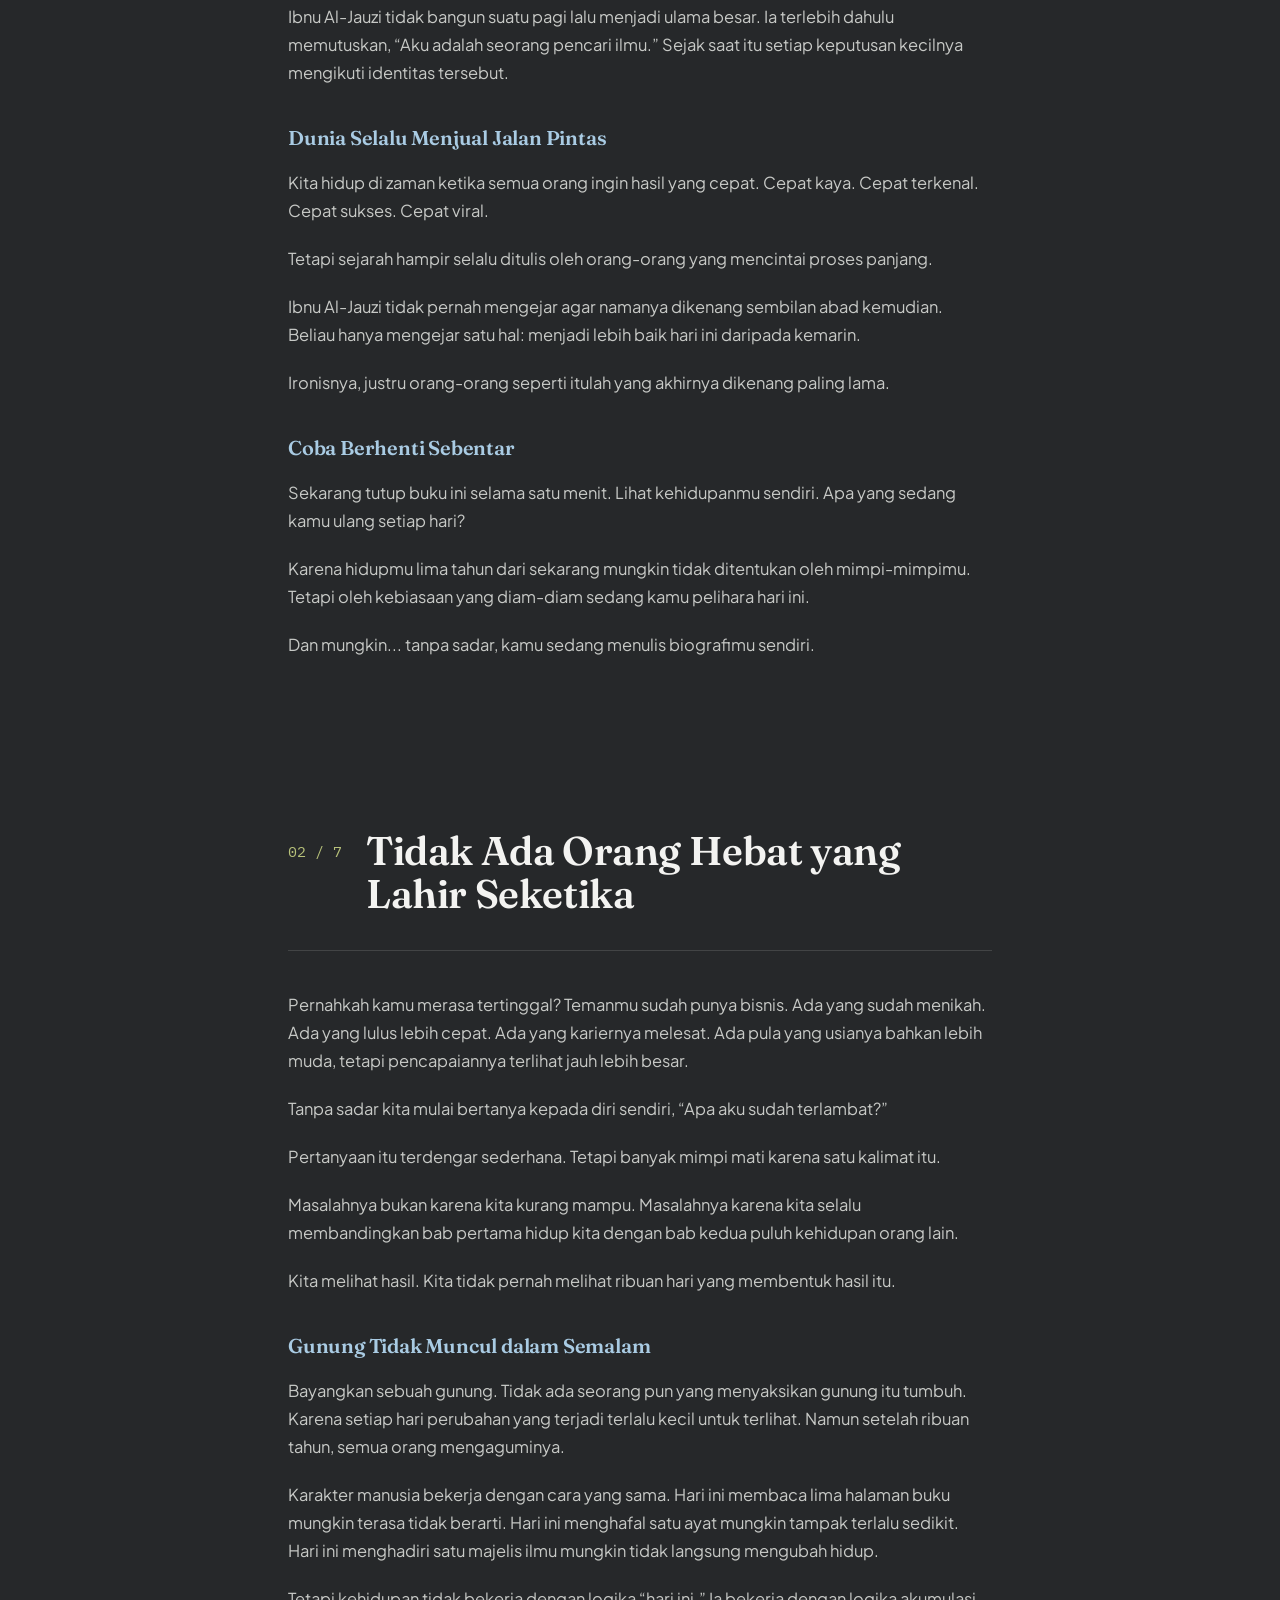
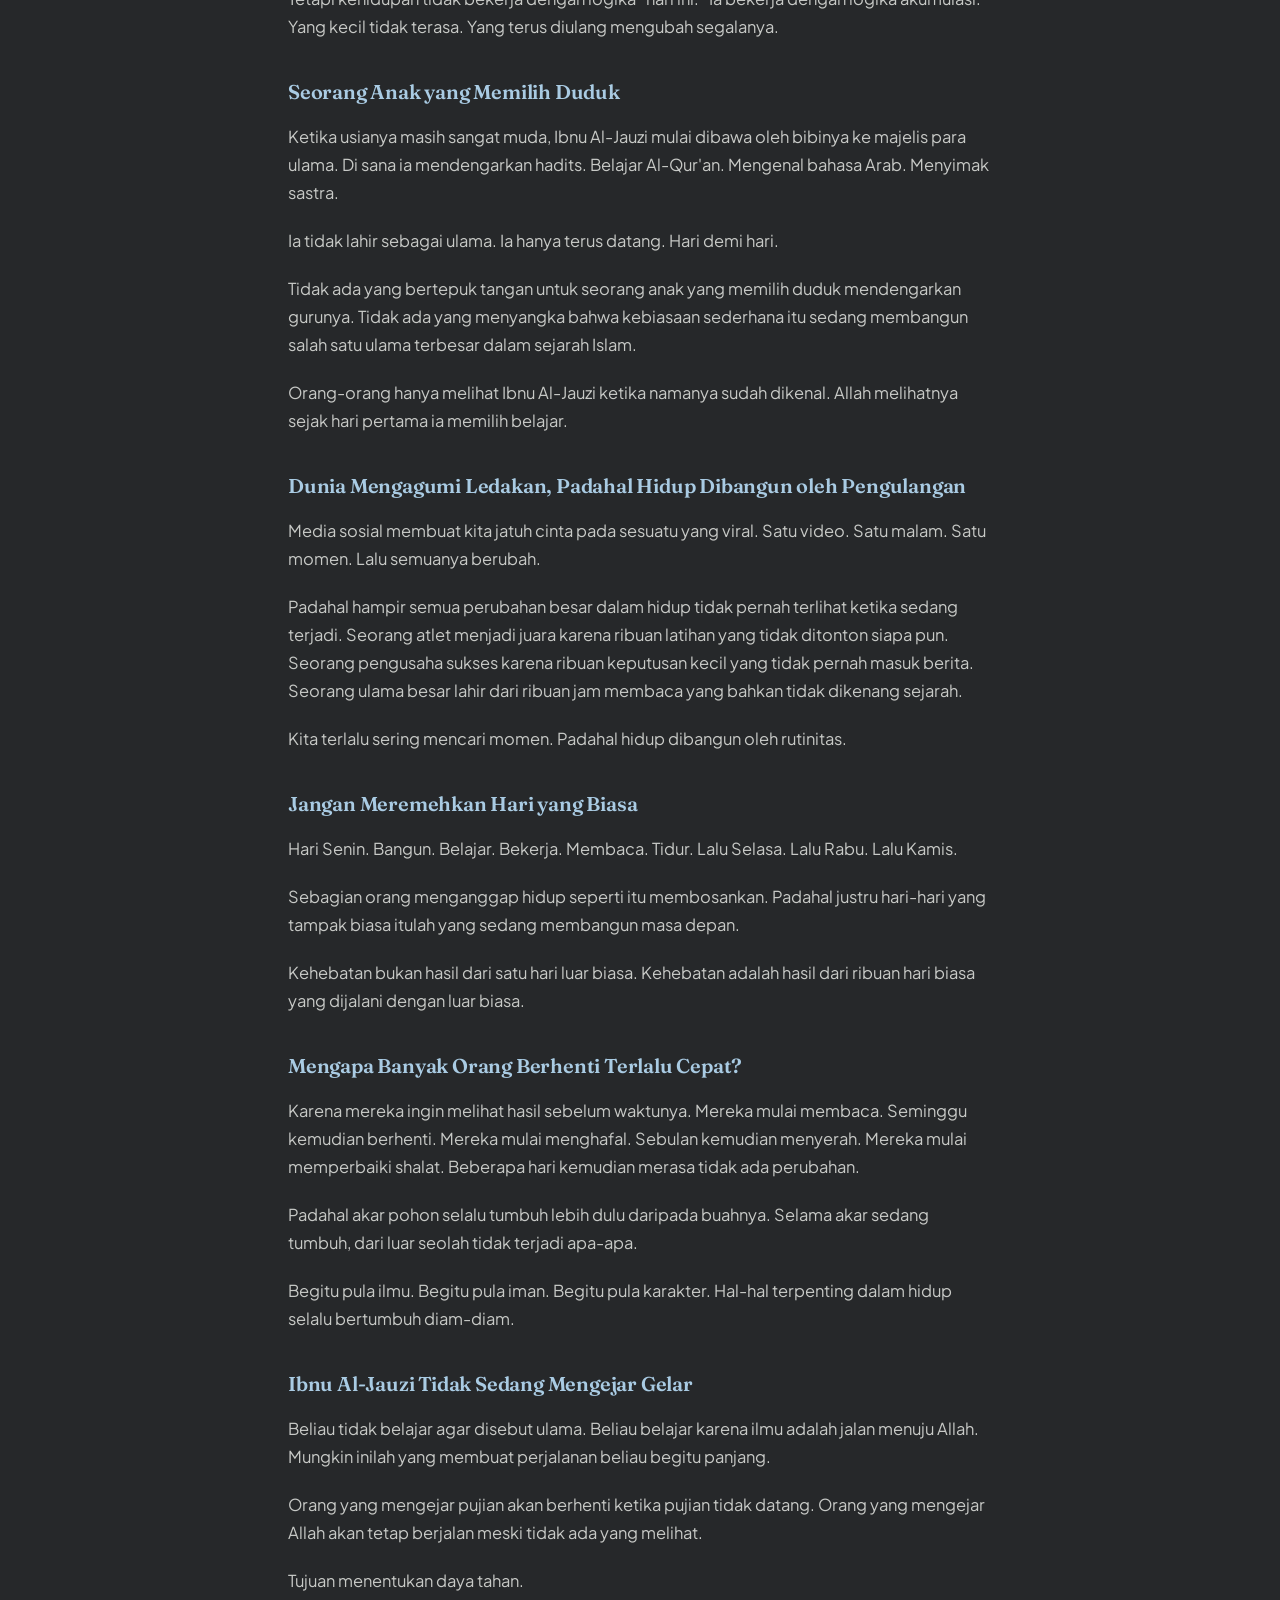
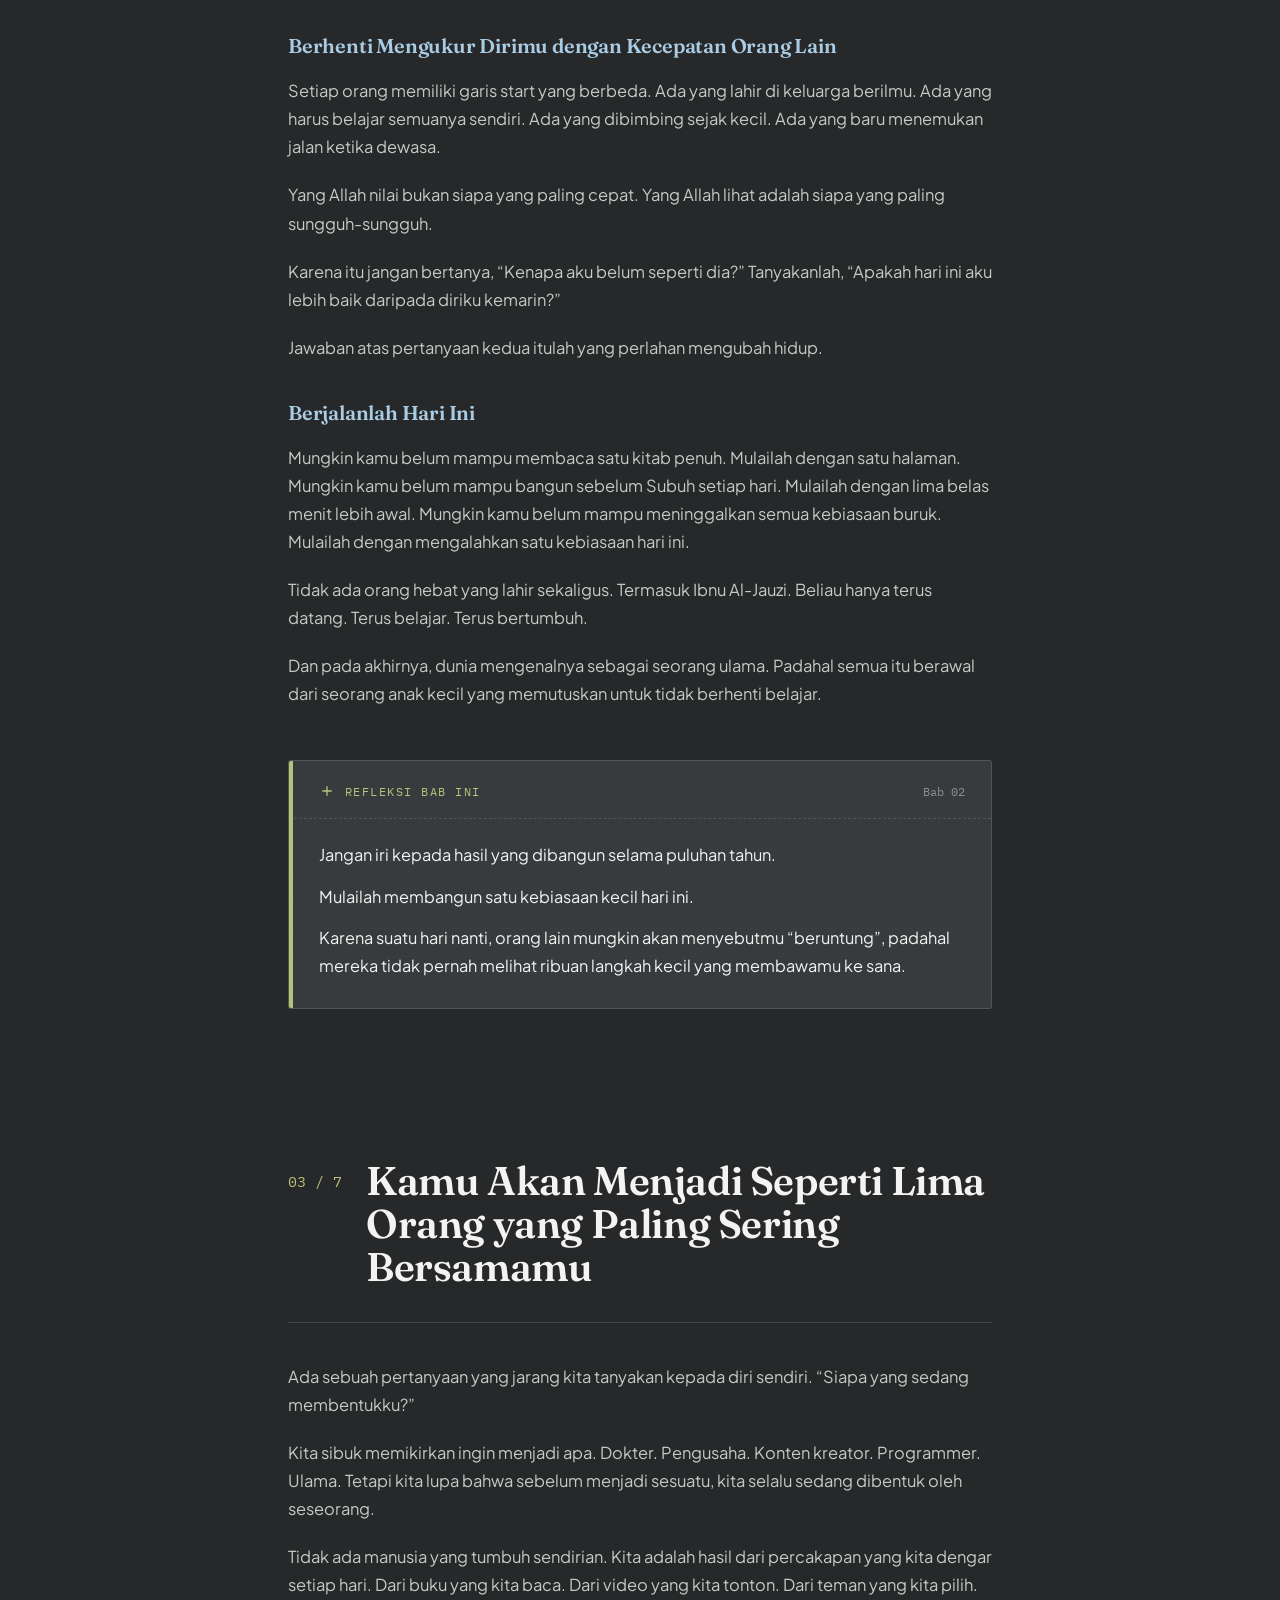
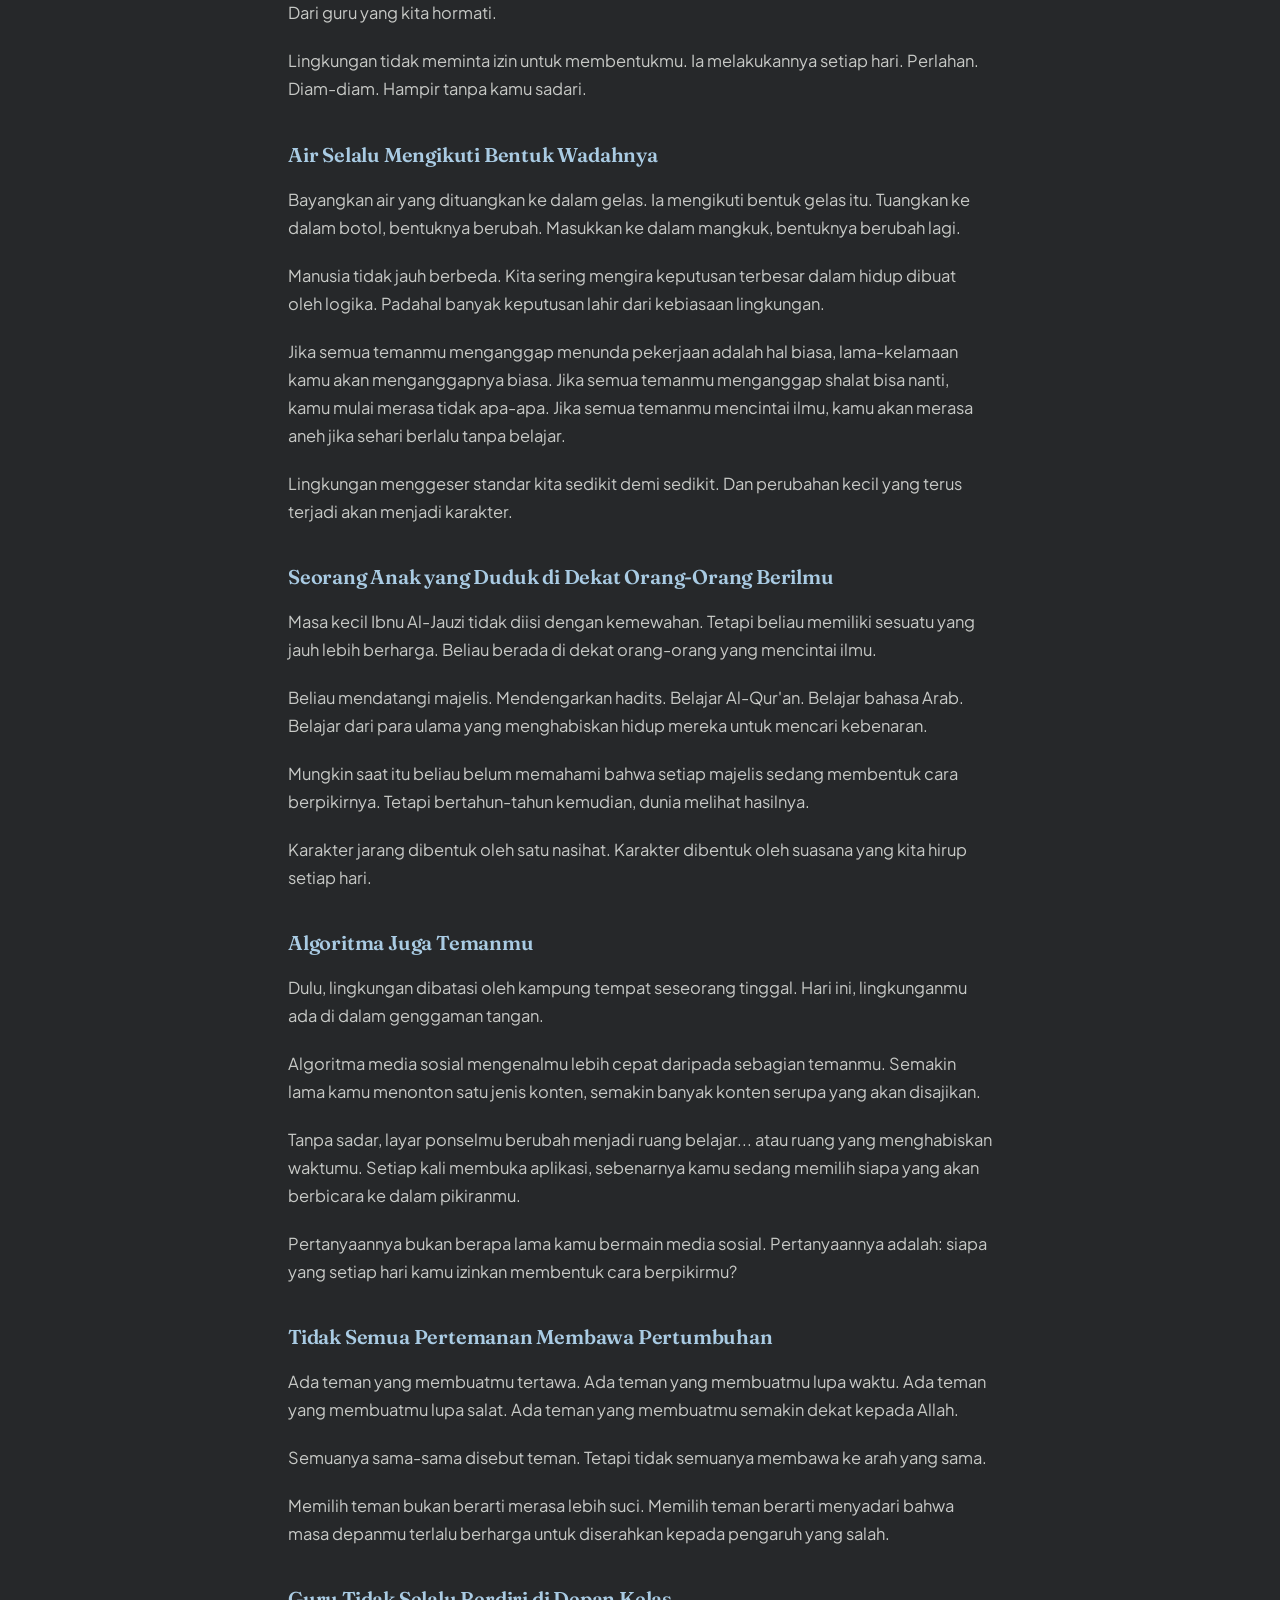
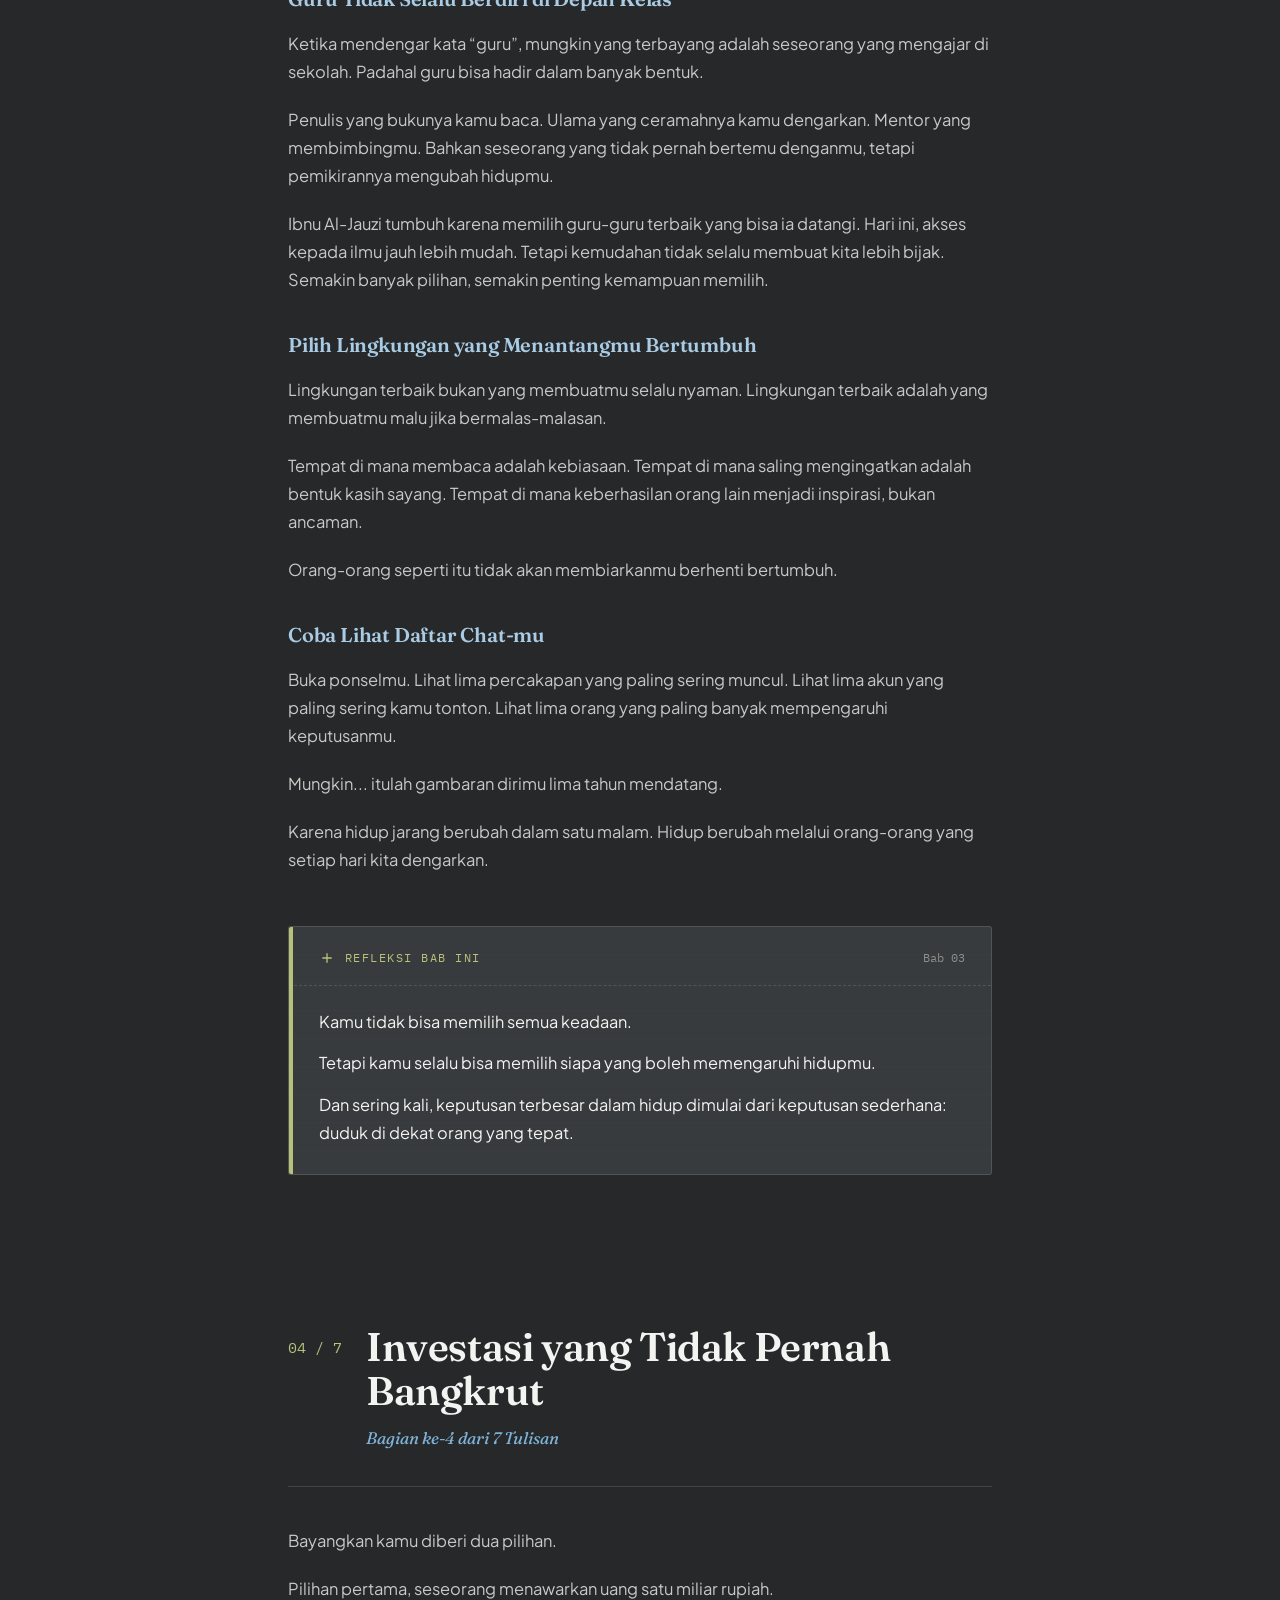
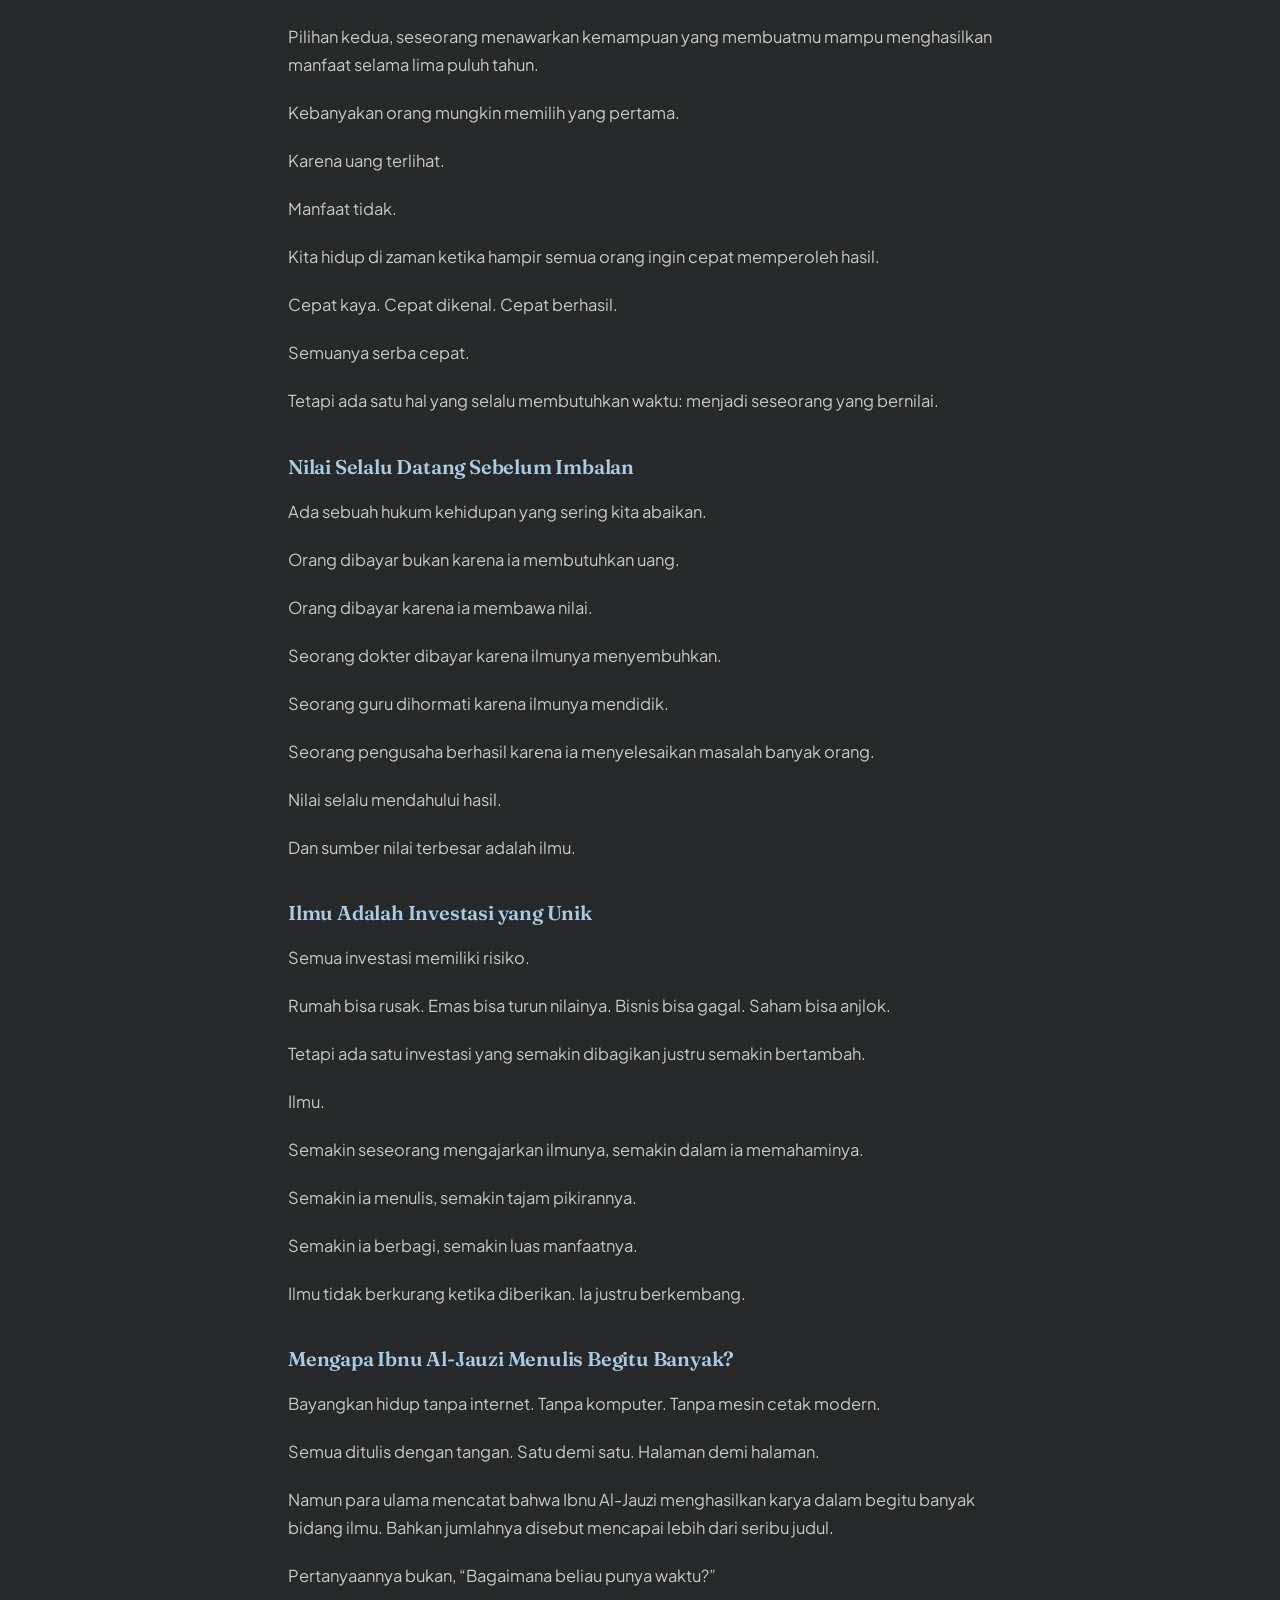
<file: book00.html>
<!DOCTYPE html>
<html lang="id">
<head>
<meta charset="UTF-8">
<meta name="viewport" content="width=device-width, initial-scale=1.0">
<title>Saat Ibnul Jauzi Menulis Tentang Dirinya</title>
<link rel="preconnect" href="https://fonts.googleapis.com">
<link rel="preconnect" href="https://fonts.gstatic.com" crossorigin>
<link href="https://fonts.googleapis.com/css2?family=Fraunces:ital,opsz,wght@0,9..144,300;0,9..144,450;0,9..144,600;0,9..144,700;1,9..144,450;1,9..144,600&family=Plus+Jakarta+Sans:ital,wght@0,400;0,500;0,600;0,700;1,400&family=IBM+Plex+Mono:wght@400;500&display=swap" rel="stylesheet">
<style>
  :root{
    /* palette pulled directly from the book cover */
    --bg: #26282A;
    --bg-alt: #2E3133;
    --panel: #383B3E;
    --line: rgba(242,241,235,0.14);
    --ink: #F3F3F1;
    --ink-dim: #C7C9C6;
    --ink-faint: #8D8F8C;
    --blue: #7EB2D6;
    --blue-light: #A9CBE3;
    --blue-deep: #4A7FA3;
    --mint: #3B5D45;
    --mint-deep: #24392B;
    --amber: #B7C17A;      /* repointed to cover blue for label/accent text */
    --amber-dim: #7E8A52;  /* repointed to cover blue-deep */
    --navy: #1E2B23;       /* the dark stamp/title-bar navy from the cover */
    --radius: 2px;
    --wrap: 760px;
  }

  *{box-sizing:border-box;}
  html{scroll-behavior:smooth;}
  body{
    margin:0;
    background:var(--bg);
    color:var(--ink);
    font-family:'Plus Jakarta Sans', sans-serif;
    line-height:1.7;
    -webkit-font-smoothing:antialiased;
  }
  ::selection{background:var(--amber); color:#1a1108;}

  h1,h2,h3,.display{
    font-family:'Fraunces', serif;
    font-weight:600;
    letter-spacing:-0.01em;
    color:var(--ink);
    margin:0;
  }

  .label{
    font-family:'IBM Plex Mono', monospace;
    font-size:0.72rem;
    letter-spacing:0.16em;
    text-transform:uppercase;
    color:var(--amber);
  }

  a{color:inherit;}
  img{max-width:100%;}

  /* ===== background texture ===== */
  body::before{
    content:"";
    position:fixed; inset:0;
    background:
      radial-gradient(ellipse 900px 500px at 15% -5%, rgba(93,145,182,0.22), transparent 60%),
      radial-gradient(ellipse 700px 600px at 100% 20%, rgba(158,203,198,0.12), transparent 55%);
    pointer-events:none;
    z-index:0;
  }

  /* ===== top nav ===== */
  .topbar{
    position:fixed; top:0; left:0; right:0;
    z-index:50;
    display:flex; align-items:center; justify-content:space-between;
    padding:16px 28px;
    background:linear-gradient(180deg, rgba(30,42,40,0.55), rgba(30,42,40,0.28) 70%, transparent);
    backdrop-filter:blur(6px);
  }
  .topbar .brand{
    font-family:'Fraunces', serif;
    font-weight:600;
    font-size:1rem;
    letter-spacing:0.02em;
  }
  .topbar .brand span{color:var(--amber);}
  .topbar .nav-toggle{
    font-family:'IBM Plex Mono', monospace;
    font-size:0.72rem;
    letter-spacing:0.1em;
    text-transform:uppercase;
    border:1px solid var(--line);
    padding:8px 14px;
    border-radius:20px;
    color:var(--ink-dim);
    cursor:pointer;
    background:rgba(255,255,255,0.02);
    transition:border-color .2s, color .2s;
  }
  .nav-toggle:hover{border-color:var(--amber); color:var(--amber);}

  /* ===== side index (desktop) ===== */
  .index-panel{
    position:fixed;
    top:0; right:-320px;
    width:300px; height:100%;
    background:var(--bg-alt);
    border-left:1px solid var(--line);
    z-index:60;
    padding:90px 26px 40px;
    overflow-y:auto;
    transition:right .35s cubic-bezier(.6,0,.2,1);
  }
  .index-panel.open{right:0;}
  .index-panel .label{margin-bottom:18px; display:block;}
  .index-list{list-style:none; margin:0; padding:0;}
  .index-list li{border-bottom:1px solid var(--line);}
  .index-list a{
    display:flex; gap:12px; align-items:baseline;
    padding:11px 2px;
    font-size:0.88rem;
    color:var(--ink-dim);
    text-decoration:none;
    transition:color .2s, padding-left .2s;
  }
  .index-list a:hover{color:var(--mint); padding-left:6px;}
  .index-list .num{
    font-family:'IBM Plex Mono', monospace;
    font-size:0.72rem;
    color:var(--amber-dim);
    flex-shrink:0;
  }
  .index-backdrop{
    position:fixed; inset:0; background:rgba(0,0,0,0.4);
    z-index:55; opacity:0; pointer-events:none; transition:opacity .3s;
  }
  .index-backdrop.open{opacity:1; pointer-events:auto;}

  /* ===== hero ===== */
  .hero{
    position:relative; z-index:1;
    min-height:96vh;
    display:flex; flex-direction:column; justify-content:center;
    padding:150px 28px 90px;
    overflow:hidden;
    background:linear-gradient(160deg, var(--blue-light) 0%, var(--blue) 45%, var(--blue-deep) 100%);
    isolation:isolate;
  }
  .hero::before, .hero::after{
    content:"";
    position:absolute;
    border-radius:50%;
    z-index:0;
    pointer-events:none;
  }
  .hero::before{
    width:640px; height:640px;
    top:-260px; right:-220px;
    background:var(--mint);
    opacity:0.85;
  }
  .hero::after{
    width:360px; height:360px;
    bottom:-160px; left:-120px;
    background:var(--mint-deep);
    opacity:0.55;
  }
  .hero-content{
    position:relative; z-index:2;
    max-width:var(--wrap);
    margin:0 auto;
    width:100%;
  }
  .hero .eyebrow{
    display:flex; align-items:center; gap:16px;
    margin-bottom:30px;
    flex-wrap:wrap;
  }
  .eyebrow .badge{
    display:inline-block;
    font-family:'IBM Plex Mono', monospace;
    font-size:0.7rem;
    letter-spacing:0.14em;
    text-transform:uppercase;
    color:var(--navy);
    background:rgba(30,42,40,0.12);
    border:1px solid rgba(30,42,40,0.35);
    padding:7px 14px;
    border-radius:20px;
  }
  .hero-grid{
    display:flex;
    align-items:flex-end;
    gap:40px;
  }
  .hero-text{flex:1; min-width:260px;}
  .hero h1{
    font-size:clamp(2.4rem, 6.4vw, 4.1rem);
    line-height:1.03;
    font-weight:600;
    color:var(--navy);
  }
  .hero h1 em{
    font-style:italic;
    font-weight:450;
    color:#fdfdfb;
  }
  .hero .sub{
    margin-top:22px;
    max-width:480px;
    color:rgba(30,42,40,0.78);
    font-size:1.05rem;
  }
  .hero .meta-row{
    margin-top:38px;
    display:flex; flex-wrap:wrap; gap:10px;
  }
  .pill{
    font-family:'IBM Plex Mono', monospace;
    font-size:0.7rem;
    letter-spacing:0.06em;
    text-transform:uppercase;
    border:1px solid rgba(30,42,40,0.3);
    padding:7px 13px;
    border-radius:20px;
    color:rgba(30,42,40,0.85);
  }

  /* small book cover thumbnail beside the title */
  .book-thumb{
    flex-shrink:0;
    width:150px;
    display:flex;
    flex-direction:column;
    align-items:center;
    gap:10px;
  }
  .book-thumb img{
    width:100%;
    display:block;
    border-radius:3px;
    box-shadow:
      0 2px 0 rgba(30,42,40,0.9),
      0 22px 40px -12px rgba(10,16,15,0.55),
      0 4px 14px rgba(10,16,15,0.35);
    transform:rotate(-3deg);
    transition:transform .35s ease;
    border:1px solid rgba(30,42,40,0.25);
  }
  .book-thumb:hover img{transform:rotate(0deg) translateY(-4px);}
  .book-thumb .cap{
    font-family:'IBM Plex Mono', monospace;
    font-size:0.62rem;
    letter-spacing:0.1em;
    text-transform:uppercase;
    color:rgba(30,42,40,0.65);
    text-align:center;
  }
  @media (max-width:640px){
    .hero-grid{flex-direction:column-reverse; align-items:flex-start; gap:26px;}
    .book-thumb{width:118px; align-self:flex-start;}
  }

  /* pulse line */
  .pulse-wrap{
    margin-top:56px;
    width:100%;
    max-width:560px;
  }
  .pulse-wrap svg{width:100%; height:auto; display:block;}
  .pulse-line{
    fill:none;
    stroke:var(--navy);
    stroke-width:1.6;
    stroke-linecap:round;
    stroke-linejoin:round;
    stroke-dasharray:600;
    stroke-dashoffset:600;
    animation:draw 3.2s ease-out forwards .3s;
  }
  @keyframes draw{ to{stroke-dashoffset:0;} }
  .scroll-cue{
    margin-top:18px;
    font-family:'IBM Plex Mono', monospace;
    font-size:0.68rem;
    letter-spacing:0.14em;
    text-transform:uppercase;
    color:rgba(30,42,40,0.6);
  }

  /* ===== intro / sebelum mulai baca ===== */
  .intro{
    position:relative; z-index:1;
    max-width:var(--wrap);
    margin:0 auto;
    padding:60px 28px 100px;
    border-top:1px solid var(--line);
  }
  .intro .label{margin-bottom:22px;}
  .intro p{
    font-size:1.08rem;
    color:var(--ink-dim);
    max-width:640px;
  }
  .intro p + p{margin-top:18px;}
  .intro strong{color:var(--ink); font-weight:600;}

  /* ===== table of contents ===== */
  .toc{
    position:relative; z-index:1;
    background:var(--bg-alt);
    border-top:1px solid var(--line);
    border-bottom:1px solid var(--line);
    padding:80px 28px;
  }
  .toc-inner{max-width:var(--wrap); margin:0 auto;}
  .toc .label{margin-bottom:8px;}
  .toc h2{font-size:2rem; margin-bottom:44px; font-weight:600;}
  .toc-grid{
    display:grid;
    grid-template-columns:1fr;
    border-top:1px solid var(--line);
  }
  .toc-item{
    display:flex; align-items:center; gap:22px;
    padding:16px 4px;
    border-bottom:1px solid var(--line);
    text-decoration:none;
    transition:padding-left .25s;
  }
  .toc-item:hover{padding-left:10px;}
  .toc-item:hover .toc-title{color:var(--mint);}
  .toc-item .toc-num{
    font-family:'IBM Plex Mono', monospace;
    font-size:0.8rem;
    color:var(--amber-dim);
    width:26px;
    flex-shrink:0;
  }
  .toc-item .toc-title{
    font-family:'Fraunces', serif;
    font-size:1.08rem;
    color:var(--ink);
    transition:color .2s;
    flex:1;
  }
  .toc-item .toc-page{
    font-family:'IBM Plex Mono', monospace;
    font-size:0.75rem;
    color:var(--ink-faint);
  }

  /* ===== chapters ===== */
  .chapter{
    position:relative; z-index:1;
    max-width:var(--wrap);
    margin:0 auto;
    padding:110px 28px 40px;
    scroll-margin-top:80px;
    opacity:0; transform:translateY(18px);
    transition:opacity .7s ease, transform .7s ease;
  }
  .chapter.in-view{opacity:1; transform:translateY(0);}

  .chapter-head{
    display:flex; align-items:flex-start; gap:24px;
    padding-bottom:34px;
    border-bottom:1px solid var(--line);
    margin-bottom:40px;
  }
  .chapter-head .big-num{
    font-family:'IBM Plex Mono', monospace;
    font-size:0.95rem;
    color:var(--amber);
    padding-top:10px;
    flex-shrink:0;
  }
  .chapter-head h2{
    font-size:clamp(1.8rem, 4vw, 2.5rem);
    line-height:1.08;
    font-weight:600;
  }
  .chapter-head .chapter-sub{
    margin-top:12px;
    font-style:italic;
    color:var(--blue);
    font-family:'Fraunces', serif;
    font-weight:450;
    font-size:1.05rem;
  }

  .chapter-body p{
    margin:0 0 20px;
    color:var(--ink-dim);
    font-size:1.03rem;
  }
  .chapter-body p.lede{
    color:var(--ink);
    font-size:1.15rem;
  }
  .chapter-body p.tight{ margin-bottom:4px; }

  .chapter-body blockquote{
    margin:36px 0;
    padding:22px 26px;
    border-left:2px solid var(--amber);
    background:rgba(227,177,102,0.06);
    font-family:'Fraunces', serif;
    font-style:italic;
    font-size:1.15rem;
    color:var(--ink);
    line-height:1.5;
  }

  /* resep card — the signature element */
  .resep{
    margin-top:52px;
    border:1px solid var(--line);
    background:
      repeating-linear-gradient(180deg, transparent, transparent 27px, rgba(242,237,225,0.025) 28px),
      var(--panel);
    border-radius:3px;
    padding:0;
    position:relative;
    overflow:hidden;
  }
  .resep::before{
    content:"";
    position:absolute; left:0; top:0; bottom:0; width:4px;
    background:var(--amber);
  }
  .resep-head{
    display:flex; align-items:center; justify-content:space-between;
    padding:20px 26px 16px 30px;
    border-bottom:1px dashed var(--line);
  }
  .resep-head .rx{
    display:flex; align-items:center; gap:10px;
    font-family:'IBM Plex Mono', monospace;
    font-size:0.78rem;
    letter-spacing:0.12em;
    text-transform:uppercase;
    color:var(--amber);
  }
  .resep-head .rx svg{width:16px; height:16px;}
  .resep-head .resep-no{
    font-family:'IBM Plex Mono', monospace;
    font-size:0.72rem;
    color:var(--ink-faint);
  }
  .resep-body{
    padding:22px 30px 28px;
  }
  .resep-body p{
    color:var(--ink);
    font-size:1.02rem;
    margin:0 0 14px;
  }
  .resep-body p:last-child{margin-bottom:0;}
  .resep-body strong{color:var(--amber);}

  .chapter-close{
    margin-top:22px;
    padding-top:22px;
    text-align:right;
    font-family:'IBM Plex Mono', monospace;
    font-size:0.68rem;
    letter-spacing:0.12em;
    text-transform:uppercase;
    color:var(--ink-faint);
  }

  /* ===== closing / about ===== */
  .closing{
    position:relative; z-index:1;
    background:var(--bg-alt);
    border-top:1px solid var(--line);
    padding:110px 28px 60px;
    text-align:center;
  }
  .closing-inner{max-width:600px; margin:0 auto;}
  .closing h2{font-size:1.9rem; margin-bottom:22px;}
  .closing p{color:var(--ink-dim); font-size:1.05rem; margin-bottom:14px;}

  .about{
    max-width:var(--wrap);
    margin:0 auto;
    padding:70px 28px 90px;
    position:relative; z-index:1;
  }
  .about .label{margin-bottom:16px;}
  .about h3{font-size:1.3rem; margin-bottom:18px; font-weight:600;}
  .about p{color:var(--ink-dim); margin-bottom:24px; max-width:560px;}
  .tags{display:flex; flex-wrap:wrap; gap:10px;}

  footer{
    padding:34px 28px 50px;
    text-align:center;
    font-family:'IBM Plex Mono', monospace;
    font-size:0.7rem;
    letter-spacing:0.08em;
    color:var(--ink-faint);
    position:relative; z-index:1;
  }

  @media (max-width:640px){
    .topbar{padding:14px 18px;}
    .hero{padding:120px 20px 60px;}
    .chapter{padding:80px 20px 20px;}
    .chapter-head{gap:14px;}
    .toc, .intro, .closing, .about{padding-left:20px; padding-right:20px;}
    .resep-head, .resep-body{padding-left:20px; padding-right:20px;}
    .index-panel{width:82%; right:-100%;}
  }

  @media (prefers-reduced-motion: reduce){
    html{scroll-behavior:auto;}
    .pulse-line{animation:none; stroke-dashoffset:0;}
    .chapter{opacity:1; transform:none; transition:none;}
  }

</style>
</head>
<body>

<div class="topbar">
  <div class="brand">Saat Ibnul Jauzi <span>／</span> Menulis Tentang Dirinya</div>
  <div class="nav-toggle" id="navToggle">Daftar Isi</div>
</div>

<div class="index-backdrop" id="indexBackdrop"></div>
<nav class="index-panel" id="indexPanel">
  <span class="label">Daftar Isi</span>
  <ul class="index-list">
    <li><a href="#pre0"><span class="num">00</span> Kata Pengantar</a></li>
    <li><a href="#ch1"><span class="num">01</span> Orang Hebat Tidak Pernah Berawal dari Orang Hebat</a></li>
    <li><a href="#ch2"><span class="num">02</span> Tidak Ada Orang Hebat yang Lahir Seketika</a></li>
    <li><a href="#ch3"><span class="num">03</span> Kamu Akan Menjadi Seperti Lima Orang yang Paling Sering Bersamamu</a></li>
    <li><a href="#ch4"><span class="num">04</span> Investasi yang Tidak Pernah Bangkrut</a></li>
    <li><a href="#ch5"><span class="num">05</span> Pencuri Terbesar dalam Hidupmu Tidak Pernah Membawa Senjata</a></li>
    <li><a href="#ch6"><span class="num">06</span> Mengapa Ada Kata-Kata yang Mengubah Hidup?</a></li>
    <li><a href="#ch7"><span class="num">07</span> Pada Akhirnya, Semua Orang Akan Pergi</a></li>
  </ul>
</nav>

<!-- ============ HERO ============ -->
<section class="hero">
  <div class="hero-content">
    <div class="eyebrow">
      <span class="badge">Kata Pengantar + 7 Tulisan</span>
      <span class="badge">Gen Zedition</span>
    </div>
    <div class="hero-grid">
      <div class="hero-text">
        <h1>Saat Ibnul Jauzi<br>Menulis Tentang <em>Dirinya</em></h1>
        <p class="sub">Tujuh jembatan yang menghubungkan hidup kita hari ini dengan hikmah seorang ulama yang hidup lebih dari sembilan abad lalu &mdash; tentang identitas, kebiasaan, lingkungan, waktu, karya, pengaruh, dan warisan.</p>
        <div class="meta-row">
          <span class="pill">Renungan</span>
          <span class="pill">Muhasabah</span>
          <span class="pill">Biografi Hikmah</span>
        </div>
        <div class="pulse-wrap">
          <svg viewBox="0 0 560 70" xmlns="http://www.w3.org/2000/svg">
            <path class="pulse-line" d="M0 35 H190 L212 10 L232 60 L250 35 L262 35 L272 22 L282 48 L292 35 H560" />
          </svg>
          <div class="scroll-cue">Mulai baca di bawah ↓</div>
        </div>
      </div>
      <div class="book-thumb">
        <img src="[data-uri]" alt="Sampul buku Saat Ibnul Jauzi Menulis Tentang Dirinya">
        <span class="cap">Ditulis Oleh: GUE</span>
      </div>
    </div>
  </div>
</section>

<!-- ============ INTRO ============ -->
<section class="intro" id="pre0">
  <span class="label">Kata Pengantar</span>
  <h2 style="font-size:1.6rem; margin: 6px 0 26px 0; font-style:italic; font-weight:450; color:var(--blue-light);">Buku Ini Mungkin Datang di Waktu yang Tepat</h2>
  <p>Pernahkah kamu merasa hidupmu berjalan sangat cepat?</p>
    <p>Bangun pagi, membuka ponsel, bekerja atau kuliah, mengejar deadline, tertawa bersama teman, lalu malam datang begitu saja. Besok semuanya terulang.</p>
    <p>Hari demi hari berlalu. Bulan berganti. Tahun berubah.</p>
    <p>Tetapi ada satu pertanyaan yang jarang sekali kita beranikan untuk menjawab dengan jujur.</p>
    <blockquote>Sebenarnya aku sedang menjadi siapa?</blockquote>
    <p>Kita hidup di zaman yang mengajarkan cara mendapatkan banyak hal. Bagaimana menjadi sukses. Bagaimana membangun karier. Bagaimana menghasilkan uang. Bagaimana membangun personal branding. Bagaimana menjadi viral.</p>
    <p>Namun sangat sedikit yang mengajarkan bagaimana membangun diri.</p>
    <p>Padahal, sebelum mengejar dunia, ada satu pekerjaan yang jauh lebih penting. Membangun manusia yang akan menjalani dunia itu.</p>
    <p>Buku ini bukan buku motivasi. Buku ini juga bukan buku tentang produktivitas. Dan bukan pula sekadar biografi seorang ulama besar.</p>
    <p>Buku ini adalah undangan. Undangan untuk berhenti sejenak. Melihat ke dalam diri. Lalu bertanya,</p>
    <blockquote>Apakah hidup yang sedang aku jalani benar-benar mengarah ke tujuan yang Allah inginkan?</blockquote>
    <p>Lebih dari sembilan abad yang lalu, hiduplah seorang ulama bernama Imam Ibnu Al-Jauzi. Beliau tidak hidup di zaman internet. Tidak mengenal media sosial. Tidak memiliki teknologi yang kita nikmati hari ini.</p>
    <p>Namun, hingga sekarang, namanya masih disebut. Pemikirannya masih dipelajari. Nasihatnya masih menguatkan hati banyak orang.</p>
    <p>Mengapa? Bukan karena beliau memiliki kehidupan yang mudah. Bukan karena beliau mengejar ketenaran. Melainkan karena beliau menghabiskan hidupnya untuk membangun sesuatu yang tidak pernah lekang oleh waktu: ilmu, akhlak, dan manfaat.</p>
    <p>Tujuh bab pertama dalam buku ini bukanlah ringkasan biografi beliau. Bab-bab itu adalah jembatan. Jembatan yang menghubungkan kehidupan kita hari ini dengan hikmah yang telah beliau tinggalkan berabad-abad lalu.</p>
    <p>Kita akan berbicara tentang identitas. Tentang kebiasaan. Tentang lingkungan. Tentang waktu. Tentang karya. Tentang pengaruh. Dan akhirnya... tentang warisan hidup.</p>
    <p>Semuanya adalah pertanyaan yang dihadapi setiap manusia, di setiap zaman. Perbedaannya hanya pada bentuk tantangannya.</p>
    <p>Kalau dahulu seseorang diuji dengan kesulitan mencari ilmu, hari ini kita diuji dengan melimpahnya distraksi. Kalau dahulu seseorang harus menempuh perjalanan jauh untuk bertemu seorang guru, hari ini kita justru harus belajar memilih suara mana yang layak didengar.</p>
    <p>Zamannya berubah. Tetapi hati manusia tetap membawa pertanyaan yang sama.</p>
    <p>Setelah melewati tujuh bab dari buku ini, kita akan merasakan nasihat yang lahir bukan dari teori. Melainkan dari pengalaman hidup seorang ulama yang menghabiskan usianya untuk belajar, mengajar, menulis, dan mendidik manusia.</p>
    <p>Karena itu, jangan membacanya seperti membaca kumpulan nasihat. Bacalah seperti seorang anak yang sedang duduk di hadapan ayahnya. Dengarkan perlahan. Renungkan setiap kalimat. Dan biarkan setiap nasihat menemukan tempatnya di dalam hatimu.</p>
    <p>Mungkin setelah menutup buku ini, tidak semua pertanyaanmu akan terjawab. Tetapi saya berharap ada satu hal yang berubah.</p>
    <p>Bukan pekerjaanmu. Bukan penghasilanmu. Bukan jumlah pengikutmu. Melainkan arah hidupmu.</p>
    <p>Karena ketika arah sudah benar, setiap langkah kecil akan membawa kita semakin dekat kepada tujuan yang benar.</p>
    <p>Semoga buku ini bukan sekadar selesai dibaca. Semoga ia menjadi teman perjalanan yang mengingatkan kita bahwa hidup bukan hanya tentang seberapa banyak yang berhasil kita kumpulkan. Tetapi tentang siapa yang kita menjadi, dan manfaat apa yang tetap hidup setelah kita tiada.</p>
    <p>Selamat memulai perjalanan.</p>
</section>

<!-- ============ TOC ============ -->
<section class="toc" id="daftar-isi">
  <div class="toc-inner">
    <span class="label">Isi Buku</span>
    <h2>Daftar Isi</h2>
    <div class="toc-grid">
      <a class="toc-item" href="#pre0"><span class="toc-num">00</span><span class="toc-title">Kata Pengantar</span><span class="toc-page"></span></a>
      <a class="toc-item" href="#ch1"><span class="toc-num">01</span><span class="toc-title">Orang Hebat Tidak Pernah Berawal dari Orang Hebat</span><span class="toc-page"></span></a>
      <a class="toc-item" href="#ch2"><span class="toc-num">02</span><span class="toc-title">Tidak Ada Orang Hebat yang Lahir Seketika</span><span class="toc-page"></span></a>
      <a class="toc-item" href="#ch3"><span class="toc-num">03</span><span class="toc-title">Kamu Akan Menjadi Seperti Lima Orang yang Paling Sering Bersamamu</span><span class="toc-page"></span></a>
      <a class="toc-item" href="#ch4"><span class="toc-num">04</span><span class="toc-title">Investasi yang Tidak Pernah Bangkrut</span><span class="toc-page"></span></a>
      <a class="toc-item" href="#ch5"><span class="toc-num">05</span><span class="toc-title">Pencuri Terbesar dalam Hidupmu Tidak Pernah Membawa Senjata</span><span class="toc-page"></span></a>
      <a class="toc-item" href="#ch6"><span class="toc-num">06</span><span class="toc-title">Mengapa Ada Kata-Kata yang Mengubah Hidup?</span><span class="toc-page"></span></a>
      <a class="toc-item" href="#ch7"><span class="toc-num">07</span><span class="toc-title">Pada Akhirnya, Semua Orang Akan Pergi</span><span class="toc-page"></span></a>
    </div>
  </div>
</section>


<article class="chapter" id="ch1">
  <div class="chapter-head">
    <span class="big-num">01 / 7</span>
    <div>
      <h2>Orang Hebat Tidak Pernah Berawal dari Orang Hebat</h2>
      
    </div>
  </div>
  <div class="chapter-body">
    <p>Ada sebuah kesalahpahaman yang hampir semua orang percayai. Kita mengira orang hebat memang terlahir berbeda. Lebih cerdas. Lebih disiplin. Lebih beruntung.</p>
    <p>Padahal kenyataannya hampir tidak pernah seperti itu.</p>
    <p>Bayangkan seorang anak berusia tiga tahun. Suatu hari ia kehilangan ayahnya. Ia bahkan belum cukup dewasa untuk memahami arti kematian. Ia hanya tahu bahwa seseorang yang selalu ada kini tidak akan pernah pulang lagi.</p>
    <p>Anak itu bernama Abdurrahman, yang kelak dikenal dunia sebagai Ibnu Al-Jauzi.</p>
    <p>Jika kisah ini terjadi hari ini, mungkin banyak orang akan berkata, “Kasihan sekali.” Dan memang benar.</p>
    <p>Tetapi hidup memiliki satu aturan yang sering kita lupakan. Musibah tidak pernah menentukan masa depan seseorang. Respons terhadap musibahlah yang menentukan.</p>
    <h3 style="font-family:'Fraunces',serif; font-weight:600; font-size:1.25rem; color:var(--blue-light); margin: 34px 0 14px 0;">Yang Mengubah Hidup Bukan Peristiwa, tetapi Arah</h3>
    <p>Banyak orang menunggu satu momen besar yang akan mengubah hidup mereka. Lulus kuliah. Mendapat pekerjaan. Menikah. Punya bisnis. Naik jabatan.</p>
    <p>Padahal hidup hampir tidak pernah berubah karena satu kejadian besar. Hidup berubah karena arah yang dipilih setelah kejadian itu.</p>
    <p>Ayah Ibnu Al-Jauzi meninggal. Itu bukan pilihannya. Tetapi apa yang ia lakukan setelah itu adalah pilihannya.</p>
    <p>Sedikit demi sedikit ia mulai mendekati para ulama. Sedikit demi sedikit ia mulai jatuh cinta kepada ilmu. Sedikit demi sedikit ia membangun dirinya.</p>
    <p>Tidak ada perubahan yang dramatis. Hanya langkah-langkah kecil yang terus diulang. Dan langkah kecil yang dilakukan ribuan kali akhirnya menjadi perjalanan hidup.</p>
    <h3 style="font-family:'Fraunces',serif; font-weight:600; font-size:1.25rem; color:var(--blue-light); margin: 34px 0 14px 0;">Kita Selalu Sedang Berinvestasi</h3>
    <p>Banyak orang berpikir investasi hanya soal uang. Padahal setiap hari kita sedang berinvestasi. Pertanyaannya hanyalah: apa yang sedang kita kumpulkan?</p>
    <p>Ada yang mengumpulkan hiburan. Ada yang mengumpulkan pengikut. Ada yang mengumpulkan pujian. Dan ada yang mengumpulkan ilmu.</p>
    <p>Semua investasi memiliki bunga. Masalahnya, bunga itu sering baru terlihat bertahun-tahun kemudian.</p>
    <p>Setiap halaman buku yang kita baca adalah investasi. Setiap guru yang kita datangi adalah investasi. Setiap kebiasaan baik adalah investasi. Begitu pula setiap jam yang habis tanpa arah.</p>
    <p>Waktu selalu memberikan imbal hasil. Ia tidak pernah lupa menghitung.</p>
    <h3 style="font-family:'Fraunces',serif; font-weight:600; font-size:1.25rem; color:var(--blue-light); margin: 34px 0 14px 0;">Pikiran Kita Selalu Membentuk Dunia Kita</h3>
    <p>Mengapa ada orang yang bangkit setelah gagal, sementara yang lain berhenti selamanya? Jawabannya bukan keadaan. Jawabannya adalah cara memandang keadaan.</p>
    <p>Dua orang bisa kehilangan hal yang sama. Satu orang berkata, “Hidupku sudah selesai.” Yang lain berkata, “Ini awal dari hidupku.”</p>
    <p>Peristiwanya sama. Maknanya berbeda. Dan makna itulah yang mengubah masa depan.</p>
    <p>Mungkin inilah salah satu pelajaran terbesar dari kehidupan para ulama. Mereka tidak selalu hidup mudah. Tetapi mereka selalu berusaha memilih cara berpikir yang membuat mereka tetap berjalan.</p>
    <h3 style="font-family:'Fraunces',serif; font-weight:600; font-size:1.25rem; color:var(--blue-light); margin: 34px 0 14px 0;">Identitas Datang Lebih Dulu daripada Prestasi</h3>
    <p>Banyak orang berkata, “Kalau nanti aku rajin, aku akan menjadi orang berilmu.” Para ulama justru berpikir sebaliknya. “Aku ingin menjadi penuntut ilmu. Karena itu aku harus rajin hari ini.”</p>
    <p>Identitas melahirkan kebiasaan. Kebiasaan melahirkan hasil. Hasil menguatkan identitas. Siklus itulah yang membangun kehidupan.</p>
    <p>Ibnu Al-Jauzi tidak bangun suatu pagi lalu menjadi ulama besar. Ia terlebih dahulu memutuskan, “Aku adalah seorang pencari ilmu.” Sejak saat itu setiap keputusan kecilnya mengikuti identitas tersebut.</p>
    <h3 style="font-family:'Fraunces',serif; font-weight:600; font-size:1.25rem; color:var(--blue-light); margin: 34px 0 14px 0;">Dunia Selalu Menjual Jalan Pintas</h3>
    <p>Kita hidup di zaman ketika semua orang ingin hasil yang cepat. Cepat kaya. Cepat terkenal. Cepat sukses. Cepat viral.</p>
    <p>Tetapi sejarah hampir selalu ditulis oleh orang-orang yang mencintai proses panjang.</p>
    <p>Ibnu Al-Jauzi tidak pernah mengejar agar namanya dikenang sembilan abad kemudian. Beliau hanya mengejar satu hal: menjadi lebih baik hari ini daripada kemarin.</p>
    <p>Ironisnya, justru orang-orang seperti itulah yang akhirnya dikenang paling lama.</p>
    <h3 style="font-family:'Fraunces',serif; font-weight:600; font-size:1.25rem; color:var(--blue-light); margin: 34px 0 14px 0;">Coba Berhenti Sebentar</h3>
    <p>Sekarang tutup buku ini selama satu menit. Lihat kehidupanmu sendiri. Apa yang sedang kamu ulang setiap hari?</p>
    <p>Karena hidupmu lima tahun dari sekarang mungkin tidak ditentukan oleh mimpi-mimpimu. Tetapi oleh kebiasaan yang diam-diam sedang kamu pelihara hari ini.</p>
    <p>Dan mungkin... tanpa sadar, kamu sedang menulis biografimu sendiri.</p>
    
  </div>
</article>

<article class="chapter" id="ch2">
  <div class="chapter-head">
    <span class="big-num">02 / 7</span>
    <div>
      <h2>Tidak Ada Orang Hebat yang Lahir Seketika</h2>
      
    </div>
  </div>
  <div class="chapter-body">
    <p>Pernahkah kamu merasa tertinggal? Temanmu sudah punya bisnis. Ada yang sudah menikah. Ada yang lulus lebih cepat. Ada yang kariernya melesat. Ada pula yang usianya bahkan lebih muda, tetapi pencapaiannya terlihat jauh lebih besar.</p>
    <p>Tanpa sadar kita mulai bertanya kepada diri sendiri, “Apa aku sudah terlambat?”</p>
    <p>Pertanyaan itu terdengar sederhana. Tetapi banyak mimpi mati karena satu kalimat itu.</p>
    <p>Masalahnya bukan karena kita kurang mampu. Masalahnya karena kita selalu membandingkan bab pertama hidup kita dengan bab kedua puluh kehidupan orang lain.</p>
    <p>Kita melihat hasil. Kita tidak pernah melihat ribuan hari yang membentuk hasil itu.</p>
    <h3 style="font-family:'Fraunces',serif; font-weight:600; font-size:1.25rem; color:var(--blue-light); margin: 34px 0 14px 0;">Gunung Tidak Muncul dalam Semalam</h3>
    <p>Bayangkan sebuah gunung. Tidak ada seorang pun yang menyaksikan gunung itu tumbuh. Karena setiap hari perubahan yang terjadi terlalu kecil untuk terlihat. Namun setelah ribuan tahun, semua orang mengaguminya.</p>
    <p>Karakter manusia bekerja dengan cara yang sama. Hari ini membaca lima halaman buku mungkin terasa tidak berarti. Hari ini menghafal satu ayat mungkin tampak terlalu sedikit. Hari ini menghadiri satu majelis ilmu mungkin tidak langsung mengubah hidup.</p>
    <p>Tetapi kehidupan tidak bekerja dengan logika “hari ini.” Ia bekerja dengan logika akumulasi. Yang kecil tidak terasa. Yang terus diulang mengubah segalanya.</p>
    <h3 style="font-family:'Fraunces',serif; font-weight:600; font-size:1.25rem; color:var(--blue-light); margin: 34px 0 14px 0;">Seorang Anak yang Memilih Duduk</h3>
    <p>Ketika usianya masih sangat muda, Ibnu Al-Jauzi mulai dibawa oleh bibinya ke majelis para ulama. Di sana ia mendengarkan hadits. Belajar Al-Qur'an. Mengenal bahasa Arab. Menyimak sastra.</p>
    <p>Ia tidak lahir sebagai ulama. Ia hanya terus datang. Hari demi hari.</p>
    <p>Tidak ada yang bertepuk tangan untuk seorang anak yang memilih duduk mendengarkan gurunya. Tidak ada yang menyangka bahwa kebiasaan sederhana itu sedang membangun salah satu ulama terbesar dalam sejarah Islam.</p>
    <p>Orang-orang hanya melihat Ibnu Al-Jauzi ketika namanya sudah dikenal. Allah melihatnya sejak hari pertama ia memilih belajar.</p>
    <h3 style="font-family:'Fraunces',serif; font-weight:600; font-size:1.25rem; color:var(--blue-light); margin: 34px 0 14px 0;">Dunia Mengagumi Ledakan, Padahal Hidup Dibangun oleh Pengulangan</h3>
    <p>Media sosial membuat kita jatuh cinta pada sesuatu yang viral. Satu video. Satu malam. Satu momen. Lalu semuanya berubah.</p>
    <p>Padahal hampir semua perubahan besar dalam hidup tidak pernah terlihat ketika sedang terjadi. Seorang atlet menjadi juara karena ribuan latihan yang tidak ditonton siapa pun. Seorang pengusaha sukses karena ribuan keputusan kecil yang tidak pernah masuk berita. Seorang ulama besar lahir dari ribuan jam membaca yang bahkan tidak dikenang sejarah.</p>
    <p>Kita terlalu sering mencari momen. Padahal hidup dibangun oleh rutinitas.</p>
    <h3 style="font-family:'Fraunces',serif; font-weight:600; font-size:1.25rem; color:var(--blue-light); margin: 34px 0 14px 0;">Jangan Meremehkan Hari yang Biasa</h3>
    <p>Hari Senin. Bangun. Belajar. Bekerja. Membaca. Tidur. Lalu Selasa. Lalu Rabu. Lalu Kamis.</p>
    <p>Sebagian orang menganggap hidup seperti itu membosankan. Padahal justru hari-hari yang tampak biasa itulah yang sedang membangun masa depan.</p>
    <p>Kehebatan bukan hasil dari satu hari luar biasa. Kehebatan adalah hasil dari ribuan hari biasa yang dijalani dengan luar biasa.</p>
    <h3 style="font-family:'Fraunces',serif; font-weight:600; font-size:1.25rem; color:var(--blue-light); margin: 34px 0 14px 0;">Mengapa Banyak Orang Berhenti Terlalu Cepat?</h3>
    <p>Karena mereka ingin melihat hasil sebelum waktunya. Mereka mulai membaca. Seminggu kemudian berhenti. Mereka mulai menghafal. Sebulan kemudian menyerah. Mereka mulai memperbaiki shalat. Beberapa hari kemudian merasa tidak ada perubahan.</p>
    <p>Padahal akar pohon selalu tumbuh lebih dulu daripada buahnya. Selama akar sedang tumbuh, dari luar seolah tidak terjadi apa-apa.</p>
    <p>Begitu pula ilmu. Begitu pula iman. Begitu pula karakter. Hal-hal terpenting dalam hidup selalu bertumbuh diam-diam.</p>
    <h3 style="font-family:'Fraunces',serif; font-weight:600; font-size:1.25rem; color:var(--blue-light); margin: 34px 0 14px 0;">Ibnu Al-Jauzi Tidak Sedang Mengejar Gelar</h3>
    <p>Beliau tidak belajar agar disebut ulama. Beliau belajar karena ilmu adalah jalan menuju Allah. Mungkin inilah yang membuat perjalanan beliau begitu panjang.</p>
    <p>Orang yang mengejar pujian akan berhenti ketika pujian tidak datang. Orang yang mengejar Allah akan tetap berjalan meski tidak ada yang melihat.</p>
    <p>Tujuan menentukan daya tahan.</p>
    <h3 style="font-family:'Fraunces',serif; font-weight:600; font-size:1.25rem; color:var(--blue-light); margin: 34px 0 14px 0;">Berhenti Mengukur Dirimu dengan Kecepatan Orang Lain</h3>
    <p>Setiap orang memiliki garis start yang berbeda. Ada yang lahir di keluarga berilmu. Ada yang harus belajar semuanya sendiri. Ada yang dibimbing sejak kecil. Ada yang baru menemukan jalan ketika dewasa.</p>
    <p>Yang Allah nilai bukan siapa yang paling cepat. Yang Allah lihat adalah siapa yang paling sungguh-sungguh.</p>
    <p>Karena itu jangan bertanya, “Kenapa aku belum seperti dia?” Tanyakanlah, “Apakah hari ini aku lebih baik daripada diriku kemarin?”</p>
    <p>Jawaban atas pertanyaan kedua itulah yang perlahan mengubah hidup.</p>
    <h3 style="font-family:'Fraunces',serif; font-weight:600; font-size:1.25rem; color:var(--blue-light); margin: 34px 0 14px 0;">Berjalanlah Hari Ini</h3>
    <p>Mungkin kamu belum mampu membaca satu kitab penuh. Mulailah dengan satu halaman. Mungkin kamu belum mampu bangun sebelum Subuh setiap hari. Mulailah dengan lima belas menit lebih awal. Mungkin kamu belum mampu meninggalkan semua kebiasaan buruk. Mulailah dengan mengalahkan satu kebiasaan hari ini.</p>
    <p>Tidak ada orang hebat yang lahir sekaligus. Termasuk Ibnu Al-Jauzi. Beliau hanya terus datang. Terus belajar. Terus bertumbuh.</p>
    <p>Dan pada akhirnya, dunia mengenalnya sebagai seorang ulama. Padahal semua itu berawal dari seorang anak kecil yang memutuskan untuk tidak berhenti belajar.</p>
    
    <div class="resep">
      <div class="resep-head">
        <div class="rx"><svg viewBox="0 0 24 24" fill="none" stroke="currentColor" stroke-width="2"><path d="M12 5v14M5 12h14"/></svg> Refleksi Bab Ini</div>
        <span class="resep-no">Bab 02</span>
      </div>
      <div class="resep-body">
        <p>Jangan iri kepada hasil yang dibangun selama puluhan tahun.</p>
    <p>Mulailah membangun satu kebiasaan kecil hari ini.</p>
    <p>Karena suatu hari nanti, orang lain mungkin akan menyebutmu “beruntung”, padahal mereka tidak pernah melihat ribuan langkah kecil yang membawamu ke sana.</p>
      </div>
    </div>
  </div>
</article>

<article class="chapter" id="ch3">
  <div class="chapter-head">
    <span class="big-num">03 / 7</span>
    <div>
      <h2>Kamu Akan Menjadi Seperti Lima Orang yang Paling Sering Bersamamu</h2>
      
    </div>
  </div>
  <div class="chapter-body">
    <p>Ada sebuah pertanyaan yang jarang kita tanyakan kepada diri sendiri. “Siapa yang sedang membentukku?”</p>
    <p>Kita sibuk memikirkan ingin menjadi apa. Dokter. Pengusaha. Konten kreator. Programmer. Ulama. Tetapi kita lupa bahwa sebelum menjadi sesuatu, kita selalu sedang dibentuk oleh seseorang.</p>
    <p>Tidak ada manusia yang tumbuh sendirian. Kita adalah hasil dari percakapan yang kita dengar setiap hari. Dari buku yang kita baca. Dari video yang kita tonton. Dari teman yang kita pilih. Dari guru yang kita hormati.</p>
    <p>Lingkungan tidak meminta izin untuk membentukmu. Ia melakukannya setiap hari. Perlahan. Diam-diam. Hampir tanpa kamu sadari.</p>
    <h3 style="font-family:'Fraunces',serif; font-weight:600; font-size:1.25rem; color:var(--blue-light); margin: 34px 0 14px 0;">Air Selalu Mengikuti Bentuk Wadahnya</h3>
    <p>Bayangkan air yang dituangkan ke dalam gelas. Ia mengikuti bentuk gelas itu. Tuangkan ke dalam botol, bentuknya berubah. Masukkan ke dalam mangkuk, bentuknya berubah lagi.</p>
    <p>Manusia tidak jauh berbeda. Kita sering mengira keputusan terbesar dalam hidup dibuat oleh logika. Padahal banyak keputusan lahir dari kebiasaan lingkungan.</p>
    <p>Jika semua temanmu menganggap menunda pekerjaan adalah hal biasa, lama-kelamaan kamu akan menganggapnya biasa. Jika semua temanmu menganggap shalat bisa nanti, kamu mulai merasa tidak apa-apa. Jika semua temanmu mencintai ilmu, kamu akan merasa aneh jika sehari berlalu tanpa belajar.</p>
    <p>Lingkungan menggeser standar kita sedikit demi sedikit. Dan perubahan kecil yang terus terjadi akan menjadi karakter.</p>
    <h3 style="font-family:'Fraunces',serif; font-weight:600; font-size:1.25rem; color:var(--blue-light); margin: 34px 0 14px 0;">Seorang Anak yang Duduk di Dekat Orang-Orang Berilmu</h3>
    <p>Masa kecil Ibnu Al-Jauzi tidak diisi dengan kemewahan. Tetapi beliau memiliki sesuatu yang jauh lebih berharga. Beliau berada di dekat orang-orang yang mencintai ilmu.</p>
    <p>Beliau mendatangi majelis. Mendengarkan hadits. Belajar Al-Qur'an. Belajar bahasa Arab. Belajar dari para ulama yang menghabiskan hidup mereka untuk mencari kebenaran.</p>
    <p>Mungkin saat itu beliau belum memahami bahwa setiap majelis sedang membentuk cara berpikirnya. Tetapi bertahun-tahun kemudian, dunia melihat hasilnya.</p>
    <p>Karakter jarang dibentuk oleh satu nasihat. Karakter dibentuk oleh suasana yang kita hirup setiap hari.</p>
    <h3 style="font-family:'Fraunces',serif; font-weight:600; font-size:1.25rem; color:var(--blue-light); margin: 34px 0 14px 0;">Algoritma Juga Temanmu</h3>
    <p>Dulu, lingkungan dibatasi oleh kampung tempat seseorang tinggal. Hari ini, lingkunganmu ada di dalam genggaman tangan.</p>
    <p>Algoritma media sosial mengenalmu lebih cepat daripada sebagian temanmu. Semakin lama kamu menonton satu jenis konten, semakin banyak konten serupa yang akan disajikan.</p>
    <p>Tanpa sadar, layar ponselmu berubah menjadi ruang belajar... atau ruang yang menghabiskan waktumu. Setiap kali membuka aplikasi, sebenarnya kamu sedang memilih siapa yang akan berbicara ke dalam pikiranmu.</p>
    <p>Pertanyaannya bukan berapa lama kamu bermain media sosial. Pertanyaannya adalah: siapa yang setiap hari kamu izinkan membentuk cara berpikirmu?</p>
    <h3 style="font-family:'Fraunces',serif; font-weight:600; font-size:1.25rem; color:var(--blue-light); margin: 34px 0 14px 0;">Tidak Semua Pertemanan Membawa Pertumbuhan</h3>
    <p>Ada teman yang membuatmu tertawa. Ada teman yang membuatmu lupa waktu. Ada teman yang membuatmu lupa salat. Ada teman yang membuatmu semakin dekat kepada Allah.</p>
    <p>Semuanya sama-sama disebut teman. Tetapi tidak semuanya membawa ke arah yang sama.</p>
    <p>Memilih teman bukan berarti merasa lebih suci. Memilih teman berarti menyadari bahwa masa depanmu terlalu berharga untuk diserahkan kepada pengaruh yang salah.</p>
    <h3 style="font-family:'Fraunces',serif; font-weight:600; font-size:1.25rem; color:var(--blue-light); margin: 34px 0 14px 0;">Guru Tidak Selalu Berdiri di Depan Kelas</h3>
    <p>Ketika mendengar kata “guru”, mungkin yang terbayang adalah seseorang yang mengajar di sekolah. Padahal guru bisa hadir dalam banyak bentuk.</p>
    <p>Penulis yang bukunya kamu baca. Ulama yang ceramahnya kamu dengarkan. Mentor yang membimbingmu. Bahkan seseorang yang tidak pernah bertemu denganmu, tetapi pemikirannya mengubah hidupmu.</p>
    <p>Ibnu Al-Jauzi tumbuh karena memilih guru-guru terbaik yang bisa ia datangi. Hari ini, akses kepada ilmu jauh lebih mudah. Tetapi kemudahan tidak selalu membuat kita lebih bijak. Semakin banyak pilihan, semakin penting kemampuan memilih.</p>
    <h3 style="font-family:'Fraunces',serif; font-weight:600; font-size:1.25rem; color:var(--blue-light); margin: 34px 0 14px 0;">Pilih Lingkungan yang Menantangmu Bertumbuh</h3>
    <p>Lingkungan terbaik bukan yang membuatmu selalu nyaman. Lingkungan terbaik adalah yang membuatmu malu jika bermalas-malasan.</p>
    <p>Tempat di mana membaca adalah kebiasaan. Tempat di mana saling mengingatkan adalah bentuk kasih sayang. Tempat di mana keberhasilan orang lain menjadi inspirasi, bukan ancaman.</p>
    <p>Orang-orang seperti itu tidak akan membiarkanmu berhenti bertumbuh.</p>
    <h3 style="font-family:'Fraunces',serif; font-weight:600; font-size:1.25rem; color:var(--blue-light); margin: 34px 0 14px 0;">Coba Lihat Daftar Chat-mu</h3>
    <p>Buka ponselmu. Lihat lima percakapan yang paling sering muncul. Lihat lima akun yang paling sering kamu tonton. Lihat lima orang yang paling banyak mempengaruhi keputusanmu.</p>
    <p>Mungkin... itulah gambaran dirimu lima tahun mendatang.</p>
    <p>Karena hidup jarang berubah dalam satu malam. Hidup berubah melalui orang-orang yang setiap hari kita dengarkan.</p>
    
    <div class="resep">
      <div class="resep-head">
        <div class="rx"><svg viewBox="0 0 24 24" fill="none" stroke="currentColor" stroke-width="2"><path d="M12 5v14M5 12h14"/></svg> Refleksi Bab Ini</div>
        <span class="resep-no">Bab 03</span>
      </div>
      <div class="resep-body">
        <p>Kamu tidak bisa memilih semua keadaan.</p>
    <p>Tetapi kamu selalu bisa memilih siapa yang boleh memengaruhi hidupmu.</p>
    <p>Dan sering kali, keputusan terbesar dalam hidup dimulai dari keputusan sederhana: duduk di dekat orang yang tepat.</p>
      </div>
    </div>
  </div>
</article>

<article class="chapter" id="ch4">
  <div class="chapter-head">
    <span class="big-num">04 / 7</span>
    <div>
      <h2>Investasi yang Tidak Pernah Bangkrut</h2>
      <div class="chapter-sub">Bagian ke-4 dari 7 Tulisan</div>
    </div>
  </div>
  <div class="chapter-body">
    <p>Bayangkan kamu diberi dua pilihan.</p>
    <p>Pilihan pertama, seseorang menawarkan uang satu miliar rupiah.</p>
    <p>Pilihan kedua, seseorang menawarkan kemampuan yang membuatmu mampu menghasilkan manfaat selama lima puluh tahun.</p>
    <p>Kebanyakan orang mungkin memilih yang pertama.</p>
    <p>Karena uang terlihat.</p>
    <p>Manfaat tidak.</p>
    <p>Kita hidup di zaman ketika hampir semua orang ingin cepat memperoleh hasil.</p>
    <p>Cepat kaya. Cepat dikenal. Cepat berhasil.</p>
    <p>Semuanya serba cepat.</p>
    <p>Tetapi ada satu hal yang selalu membutuhkan waktu: menjadi seseorang yang bernilai.</p>
    <h3 style="font-family:'Fraunces',serif; font-weight:600; font-size:1.25rem; color:var(--blue-light); margin: 34px 0 14px 0;">Nilai Selalu Datang Sebelum Imbalan</h3>
    <p>Ada sebuah hukum kehidupan yang sering kita abaikan.</p>
    <p>Orang dibayar bukan karena ia membutuhkan uang.</p>
    <p>Orang dibayar karena ia membawa nilai.</p>
    <p>Seorang dokter dibayar karena ilmunya menyembuhkan.</p>
    <p>Seorang guru dihormati karena ilmunya mendidik.</p>
    <p>Seorang pengusaha berhasil karena ia menyelesaikan masalah banyak orang.</p>
    <p>Nilai selalu mendahului hasil.</p>
    <p>Dan sumber nilai terbesar adalah ilmu.</p>
    <h3 style="font-family:'Fraunces',serif; font-weight:600; font-size:1.25rem; color:var(--blue-light); margin: 34px 0 14px 0;">Ilmu Adalah Investasi yang Unik</h3>
    <p>Semua investasi memiliki risiko.</p>
    <p>Rumah bisa rusak. Emas bisa turun nilainya. Bisnis bisa gagal. Saham bisa anjlok.</p>
    <p>Tetapi ada satu investasi yang semakin dibagikan justru semakin bertambah.</p>
    <p>Ilmu.</p>
    <p>Semakin seseorang mengajarkan ilmunya, semakin dalam ia memahaminya.</p>
    <p>Semakin ia menulis, semakin tajam pikirannya.</p>
    <p>Semakin ia berbagi, semakin luas manfaatnya.</p>
    <p>Ilmu tidak berkurang ketika diberikan. Ia justru berkembang.</p>
    <h3 style="font-family:'Fraunces',serif; font-weight:600; font-size:1.25rem; color:var(--blue-light); margin: 34px 0 14px 0;">Mengapa Ibnu Al-Jauzi Menulis Begitu Banyak?</h3>
    <p>Bayangkan hidup tanpa internet. Tanpa komputer. Tanpa mesin cetak modern.</p>
    <p>Semua ditulis dengan tangan. Satu demi satu. Halaman demi halaman.</p>
    <p>Namun para ulama mencatat bahwa Ibnu Al-Jauzi menghasilkan karya dalam begitu banyak bidang ilmu. Bahkan jumlahnya disebut mencapai lebih dari seribu judul.</p>
    <p>Pertanyaannya bukan, “Bagaimana beliau punya waktu?”</p>
    <p>Pertanyaan yang lebih tepat adalah, “Apa yang membuat beliau merasa menulis itu begitu penting?”</p>
    <p>Jawabannya sederhana.</p>
    <p>Beliau memahami bahwa umur manusia terbatas.</p>
    <p>Tetapi manfaat tidak harus berhenti ketika umur berakhir.</p>
    <h3 style="font-family:'Fraunces',serif; font-weight:600; font-size:1.25rem; color:var(--blue-light); margin: 34px 0 14px 0;">Orang Kaya Mewariskan Harta, Orang Berilmu Mewariskan Cara Berpikir</h3>
    <p>Harta dapat diwariskan kepada anak.</p>
    <p>Tetapi ilmu dapat diwariskan kepada manusia yang bahkan belum lahir.</p>
    <p>Hari ini kita masih membaca karya orang yang telah wafat ratusan tahun lalu.</p>
    <p>Mereka tidak lagi hidup. Tetapi pikiran mereka masih berbicara.</p>
    <p>Kalimat-kalimat mereka masih mengubah kehidupan.</p>
    <p>Itulah kekuatan ilmu. Ia mampu melampaui umur pemiliknya.</p>
    <h3 style="font-family:'Fraunces',serif; font-weight:600; font-size:1.25rem; color:var(--blue-light); margin: 34px 0 14px 0;">Jangan Hanya Mengonsumsi, Mulailah Mencipta</h3>
    <p>Sebagian besar dari kita menghabiskan hari untuk mengonsumsi.</p>
    <p>Membaca. Menonton. Mendengar. Menggulir layar.</p>
    <p>Tidak ada yang salah dengan belajar.</p>
    <p>Tetapi suatu hari kita perlu bertanya, “Apa yang sedang aku ciptakan?”</p>
    <p>Tidak harus buku. Mungkin catatan. Mungkin jurnal. Mungkin tulisan. Mungkin video yang bermanfaat. Mungkin kelas kecil.</p>
    <p>Ilmu yang hanya berhenti di kepala belum selesai menjalankan tugasnya.</p>
    <p>Ilmu menemukan maknanya ketika berubah menjadi manfaat.</p>
    <h3 style="font-family:'Fraunces',serif; font-weight:600; font-size:1.25rem; color:var(--blue-light); margin: 34px 0 14px 0;">Produktivitas Bukan Tentang Sibuk</h3>
    <p>Hari ini kita mudah sekali merasa sibuk.</p>
    <p>Notifikasi datang tanpa henti. Rapat. Pesan. Email. Media sosial.</p>
    <p>Lalu malam tiba. Kita lelah.</p>
    <p>Tetapi ketika ditanya, “Apa yang benar-benar kamu hasilkan hari ini?”</p>
    <p>Sering kali kita terdiam.</p>
    <p>Ibnu Al-Jauzi mengajarkan bahwa produktivitas bukan tentang memenuhi jadwal.</p>
    <p>Produktivitas adalah memastikan bahwa waktu berubah menjadi karya. Bukan sekadar aktivitas.</p>
    <h3 style="font-family:'Fraunces',serif; font-weight:600; font-size:1.25rem; color:var(--blue-light); margin: 34px 0 14px 0;">Bayangkan Seratus Tahun Lagi</h3>
    <p>Coba bayangkan. Seratus tahun dari sekarang.</p>
    <p>Tidak ada lagi yang mengenal wajahmu.</p>
    <p>Tidak ada lagi yang mengingat nomor teleponmu.</p>
    <p>Tidak ada lagi yang tahu akun media sosialmu.</p>
    <p>Lalu apa yang masih tersisa?</p>
    <p>Mungkin seorang murid yang mengajarkan ilmu yang dulu kamu berikan.</p>
    <p>Mungkin sebuah tulisan yang menguatkan seseorang.</p>
    <p>Mungkin sebuah ide yang terus hidup. Mungkin seorang anak yang meneladani akhlakmu.</p>
    <p>Warisan terbaik bukan yang disimpan di lemari.</p>
    <p>Warisan terbaik adalah yang tetap bekerja ketika pemiliknya telah tiada.</p>
    <h3 style="font-family:'Fraunces',serif; font-weight:600; font-size:1.25rem; color:var(--blue-light); margin: 34px 0 14px 0;">Pertanyaan Terakhir</h3>
    <p>Jika hari ini seluruh aktivitasmu dihentikan, apa yang benar-benar hilang dari dunia?</p>
    <p>Pertanyaan itu mungkin terasa berat.</p>
    <p>Tetapi justru pertanyaan seperti itulah yang membantu kita hidup dengan lebih sadar.</p>
    <p>Karena tujuan hidup bukan hanya menghabiskan waktu.</p>
    <p>Tujuan hidup adalah mengubah waktu menjadi manfaat.</p>
    <p>Dan mungkin, itulah sebabnya nama Ibnu Al-Jauzi masih disebut hingga hari ini.</p>
    <p>Bukan karena beliau hidup lebih lama daripada kita.</p>
    <p>Tetapi karena beliau membuat setiap harinya memiliki makna.</p>
    
    <div class="resep">
      <div class="resep-head">
        <div class="rx"><svg viewBox="0 0 24 24" fill="none" stroke="currentColor" stroke-width="2"><path d="M12 5v14M5 12h14"/></svg> Refleksi Bab Ini</div>
        <span class="resep-no">Bab 04</span>
      </div>
      <div class="resep-body">
        <p>Harta dapat habis.</p>
    <p>Jabatan dapat berakhir.</p>
    <p>Popularitas dapat dilupakan.</p>
    <p>Tetapi ilmu yang melahirkan manfaat akan terus hidup bahkan ketika pemiliknya telah kembali kepada Allah.</p>
    <p>Maka jangan hanya bertanya, “Apa yang bisa aku dapatkan?”</p>
    <p>Mulailah bertanya, “Apa yang bisa aku tinggalkan?”</p>
      </div>
    </div>
  </div>
</article>

<article class="chapter" id="ch5">
  <div class="chapter-head">
    <span class="big-num">05 / 7</span>
    <div>
      <h2>Pencuri Terbesar dalam Hidupmu Tidak Pernah Membawa Senjata</h2>
      <div class="chapter-sub">Bagian ke-5 dari 7 Tulisan tentang Ibnul Jauzi</div>
    </div>
  </div>
  <div class="chapter-body">
    <p>Bayangkan seseorang masuk ke rumahmu malam ini.</p>
    <p>Ia tidak mengambil uangmu. Tidak mengambil laptopmu. Tidak mengambil motormu.</p>
    <p>Ia hanya mengambil satu jam dari hidupmu.</p>
    <p>Besok malam ia datang lagi. Mengambil satu jam lagi.</p>
    <p>Lalu malam berikutnya. Dan berikutnya. Selama bertahun-tahun.</p>
    <p>Apakah kamu akan diam?</p>
    <p>Tentu tidak.</p>
    <p>Kamu akan memasang kamera. Mengganti kunci. Melapor kepada polisi.</p>
    <p>Karena kamu tahu ada sesuatu yang sedang dicuri.</p>
    <p>Ironisnya, setiap hari ada pencuri yang benar-benar melakukan itu.</p>
    <p>Dan kita membiarkannya.</p>
    <p>Namanya adalah distraksi.</p>
    <h3 style="font-family:'Fraunces',serif; font-weight:600; font-size:1.25rem; color:var(--blue-light); margin: 34px 0 14px 0;">Waktu Adalah Mata Uang Kehidupan</h3>
    <p>Semua orang kaya memiliki uang yang berbeda.</p>
    <p>Semua orang pintar memiliki kemampuan yang berbeda.</p>
    <p>Semua orang lahir dengan kesempatan yang berbeda.</p>
    <p>Tetapi setiap manusia diberi satu modal yang sama.</p>
    <p>Dua puluh empat jam. Tidak lebih. Tidak kurang.</p>
    <p>Kita sering berkata, “Aku tidak punya waktu.”</p>
    <p>Padahal yang sebenarnya terjadi adalah, kita sudah menghabiskan waktu untuk sesuatu yang lain.</p>
    <p>Waktu tidak pernah hilang. Ia selalu berpindah.</p>
    <p>Pertanyaannya hanya satu: pindah ke mana?</p>
    <h3 style="font-family:'Fraunces',serif; font-weight:600; font-size:1.25rem; color:var(--blue-light); margin: 34px 0 14px 0;">Hidup Tidak Hancur Sekaligus</h3>
    <p>Jarang ada orang yang kehilangan masa depannya dalam satu hari.</p>
    <p>Hidup lebih sering bocor sedikit demi sedikit.</p>
    <p>Lima belas menit untuk membuka media sosial. Sepuluh menit melihat notifikasi. Dua puluh menit menonton video yang sebenarnya tidak ingin ditonton.</p>
    <p>Satu jam berlalu. Besok terulang lagi. Tidak terasa.</p>
    <p>Sebulan. Setahun. Sepuluh tahun.</p>
    <p>Yang mencuri masa depan kita sering kali bukan dosa besar.</p>
    <p>Tetapi kebiasaan kecil yang tidak pernah kita hentikan.</p>
    <h3 style="font-family:'Fraunces',serif; font-weight:600; font-size:1.25rem; color:var(--blue-light); margin: 34px 0 14px 0;">Mengapa Orang Hebat Terlihat Memiliki Waktu Lebih Banyak?</h3>
    <p>Padahal mereka juga hidup dua puluh empat jam.</p>
    <p>Rahasianya bukan pada jumlah waktunya. Tetapi pada jumlah gangguan yang mereka izinkan masuk.</p>
    <p>Ibnu Al-Jauzi hidup di Baghdad, salah satu kota paling sibuk pada zamannya.</p>
    <p>Beliau mengajar. Menulis. Memberi nasihat. Menjawab pertanyaan. Menghadiri majelis.</p>
    <p>Namun beliau tetap menghasilkan karya dalam jumlah yang membuat para ulama sesudahnya kagum.</p>
    <p>Apakah beliau memiliki waktu lebih banyak?</p>
    <p>Tidak. Beliau hanya menjaga waktunya lebih baik.</p>
    <h3 style="font-family:'Fraunces',serif; font-weight:600; font-size:1.25rem; color:var(--blue-light); margin: 34px 0 14px 0;">Setiap “Ya” Adalah Seribu “Tidak”</h3>
    <p>Setiap kali kamu berkata, “Ya, aku akan menonton satu episode lagi,”</p>
    <p>sebenarnya kamu sedang berkata:</p>
    <blockquote>Tidak untuk membaca.” “Tidak untuk olahraga.” “Tidak untuk keluargaku.” “Tidak untuk mimpiku.</blockquote>
    <p>Kita sering berpikir keputusan dibuat ketika memilih.</p>
    <p>Padahal keputusan sebenarnya dibuat ketika mengorbankan pilihan lain.</p>
    <p>Karena setiap “ya” selalu memiliki harga.</p>
    <h3 style="font-family:'Fraunces',serif; font-weight:600; font-size:1.25rem; color:var(--blue-light); margin: 34px 0 14px 0;">Kesibukan Bisa Menjadi Bentuk Kemalasan</h3>
    <p>Kalimat ini terdengar aneh. Bagaimana mungkin orang sibuk disebut malas?</p>
    <p>Karena kesibukan tidak selalu berarti kemajuan.</p>
    <p>Ada orang yang sepanjang hari berpindah dari satu aplikasi ke aplikasi lain. Dari satu rapat ke rapat lain. Dari satu percakapan ke percakapan lain.</p>
    <p>Malam tiba. Ia lelah.</p>
    <p>Tetapi tidak benar-benar bergerak menuju tujuan hidupnya.</p>
    <p>Kesibukan sering kali memberi ilusi bahwa kita sedang bertumbuh.</p>
    <p>Padahal kita hanya bergerak tanpa arah.</p>
    <h3 style="font-family:'Fraunces',serif; font-weight:600; font-size:1.25rem; color:var(--blue-light); margin: 34px 0 14px 0;">Fokus Adalah Bentuk Ibadah</h3>
    <p>Ketika membaca Al-Qur'an, hadir sepenuhnya.</p>
    <p>Ketika belajar, belajar sepenuhnya.</p>
    <p>Ketika berbicara dengan orang tua, hadir sepenuhnya.</p>
    <p>Ketika shalat, shalat sepenuhnya.</p>
    <p>Dunia modern mengajarkan multitasking.</p>
    <p>Padahal hati manusia diciptakan untuk memberi perhatian.</p>
    <p>Semakin terpecah perhatianmu, semakin tipis kualitas hidupmu.</p>
    <h3 style="font-family:'Fraunces',serif; font-weight:600; font-size:1.25rem; color:var(--blue-light); margin: 34px 0 14px 0;">Coba Hitung dengan Jujur</h3>
    <p>Misalkan kamu kehilangan dua jam setiap hari.</p>
    <p>Dua jam terdengar kecil.</p>
    <p>Tetapi dalam setahun jumlahnya lebih dari tujuh ratus jam. Itu setara dengan hampir satu bulan penuh.</p>
    <p>Satu bulan. Cukup untuk membaca belasan buku. Menghafal beberapa juz Al-Qur'an. Belajar satu bahasa baru. Membangun sebuah usaha kecil.</p>
    <p>Atau, menghabiskannya dengan menggulir layar tanpa ingat apa yang ditonton kemarin.</p>
    <p>Masalahnya bukan dua jam. Masalahnya adalah dua jam yang terus diulang.</p>
    <h3 style="font-family:'Fraunces',serif; font-weight:600; font-size:1.25rem; color:var(--blue-light); margin: 34px 0 14px 0;">Orang Bijak Tidak Bertanya “Apa yang Harus Kulakukan?”</h3>
    <p>Ia bertanya, “Apa yang harus kuhentikan?”</p>
    <p>Sering kali hidup tidak berubah karena kita menambah sesuatu.</p>
    <p>Hidup berubah ketika kita berhenti melakukan sesuatu.</p>
    <p>Berhenti menunda. Berhenti membandingkan diri. Berhenti mengejar validasi. Berhenti membuka ponsel setiap lima menit.</p>
    <p>Ruang kosong itulah yang nanti akan diisi oleh hal-hal yang benar-benar penting.</p>
    <h3 style="font-family:'Fraunces',serif; font-weight:600; font-size:1.25rem; color:var(--blue-light); margin: 34px 0 14px 0;">Sebelum Tidur Malam Ini</h3>
    <p>Jangan bertanya, “Apa yang sudah aku kerjakan hari ini?”</p>
    <p>Tanyakan, “Siapa yang mendapatkan waktuku hari ini?”</p>
    <p>Karena waktu adalah hidupmu dalam bentuk yang paling nyata.</p>
    <p>Ketika kamu memberikan waktu kepada sesuatu, sesungguhnya kamu sedang memberikan sebagian dari hidupmu.</p>
    <p>Maka berhati-hatilah memilih ke mana hidupmu akan pergi.</p>
    
    <div class="resep">
      <div class="resep-head">
        <div class="rx"><svg viewBox="0 0 24 24" fill="none" stroke="currentColor" stroke-width="2"><path d="M12 5v14M5 12h14"/></svg> Refleksi Bab Ini</div>
        <span class="resep-no">Bab 05</span>
      </div>
      <div class="resep-body">
        <p>Musuh terbesar produktivitas bukan kemalasan.</p>
    <p>Musuh terbesar produktivitas adalah perhatian yang terus-menerus terpecah.</p>
    <p>Jagalah waktumu.</p>
    <p>Karena umur bukan dihitung dari berapa lama kita hidup.</p>
    <p>Tetapi dari kepada siapa dan kepada apa kita memberikan hidup itu.</p>
      </div>
    </div>
  </div>
</article>

<article class="chapter" id="ch6">
  <div class="chapter-head">
    <span class="big-num">06 / 7</span>
    <div>
      <h2>Mengapa Ada Kata-Kata yang Mengubah Hidup?</h2>
      <div class="chapter-sub">Tulisan 6 dari 7 Tulisan tentang Ibnul Jauzi</div>
    </div>
  </div>
  <div class="chapter-body">
    <p>Setiap hari kita dibanjiri kata-kata. Podcast. Video. Motivasi. Ceramah. Reels. Threads. Tweet. Nasihat. Belum lagi percakapan dengan teman, keluarga, dan rekan kerja.</p>
    <p>Kita mendengar ribuan kalimat. Tetapi... mengapa hanya beberapa yang benar-benar tinggal di hati?</p>
    <p>Mengapa ada satu nasihat yang kita ingat seumur hidup, sementara ratusan nasihat lain menghilang bahkan sebelum hari berganti?</p>
    <p>Mungkin jawabannya bukan pada kata-katanya. Mungkin jawabannya ada pada orang yang mengucapkannya.</p>
    <h3 style="font-family:'Fraunces',serif; font-weight:600; font-size:1.25rem; color:var(--blue-light); margin: 34px 0 14px 0;">Kata-Kata Memiliki Berat</h3>
    <p>Bayangkan dua orang mengucapkan kalimat yang sama. “Jangan menyerah.”</p>
    <p>Yang pertama adalah seseorang yang mudah menyerah pada setiap kesulitan. Yang kedua adalah seseorang yang bertahan melewati puluhan ujian hidup.</p>
    <p>Kalimatnya sama. Tetapi rasanya berbeda. Mengapa? Karena manusia tidak hanya mendengar suara. Manusia juga membaca kehidupan.</p>
    <p>Karakter memberi berat pada setiap ucapan. Semakin selaras antara hidup dan lisan, semakin dalam pengaruhnya.</p>
    <h3 style="font-family:'Fraunces',serif; font-weight:600; font-size:1.25rem; color:var(--blue-light); margin: 34px 0 14px 0;">Ketika Ilmu Menjadi Cahaya</h3>
    <p>Ibnu Al-Jauzi dikenal sebagai salah satu penceramah terbesar pada zamannya. Ribuan orang menghadiri majelisnya. Bukan karena panggungnya megah. Bukan karena beliau pandai membuat sensasi.</p>
    <p>Para ulama justru mencatat sesuatu yang jauh lebih menarik. Orang yang lalai menjadi ingat. Orang yang tidak tahu menjadi mengerti. Orang yang bergelimang dosa memilih bertobat. Bahkan ada yang menemukan hidayah menuju Islam.</p>
    <p>Apa yang sebenarnya terjadi? Mungkin yang berbicara bukan hanya lisannya. Tetapi seluruh hidupnya.</p>
    <h3 style="font-family:'Fraunces',serif; font-weight:600; font-size:1.25rem; color:var(--blue-light); margin: 34px 0 14px 0;">Dunia Modern Mengajarkan Cara Berbicara, Islam Mengajarkan Cara Menjadi</h3>
    <p>Hari ini kita bisa belajar public speaking dalam hitungan jam. Belajar membuat presentasi yang menarik. Belajar memilih intonasi. Belajar bahasa tubuh. Semua itu penting.</p>
    <p>Tetapi ada sesuatu yang tidak bisa diajarkan oleh teknik. Kejujuran. Keikhlasan. Akhlak. Keteladanan.</p>
    <p>Karena pengaruh terbesar seseorang lahir ketika ucapannya didukung oleh kehidupannya.</p>
    <h3 style="font-family:'Fraunces',serif; font-weight:600; font-size:1.25rem; color:var(--blue-light); margin: 34px 0 14px 0;">Orang Tidak Selalu Mengingat Isi Pembicaraanmu, Tetapi Mereka Mengingat Siapa Dirimu</h3>
    <p>Coba ingat seseorang yang pernah sangat mempengaruhi hidupmu. Mungkin seorang guru. Mungkin orang tua. Mungkin seorang ustaz. Mungkin seorang sahabat.</p>
    <p>Sekarang coba pikirkan. Apakah yang paling kamu ingat adalah kalimatnya? Atau caranya hidup?</p>
    <p>Sering kali kita berubah bukan karena satu teori. Kita berubah karena melihat teori itu hidup dalam diri seseorang. Keteladanan adalah argumen yang tidak membutuhkan mikrofon.</p>
    <h3 style="font-family:'Fraunces',serif; font-weight:600; font-size:1.25rem; color:var(--blue-light); margin: 34px 0 14px 0;">Jangan Terburu-buru Ingin Didengar</h3>
    <p>Di media sosial, semua orang ingin berbicara. Sedikit yang ingin mendengar. Semua ingin memberi nasihat. Sedikit yang sibuk memperbaiki dirinya.</p>
    <p>Padahal mungkin urutannya terbalik. Hidupilah nasihat itu terlebih dahulu.</p>
    <p>Jika ia benar-benar mengubahmu, suatu hari orang akan bertanya, “Bagaimana caramu hidup seperti itu?” Dan saat itulah nasihatmu memiliki rumah. Karena ia lahir dari pengalaman, bukan sekadar hafalan.</p>
    <h3 style="font-family:'Fraunces',serif; font-weight:600; font-size:1.25rem; color:var(--blue-light); margin: 34px 0 14px 0;">Pengaruh Tidak Selalu Berasal dari Panggung</h3>
    <p>Kita sering mengira hanya orang terkenal yang bisa mengubah dunia. Padahal seorang ibu yang sabar sedang mengubah dunia. Seorang ayah yang jujur sedang mengubah dunia. Seorang guru yang datang tepat waktu sedang mengubah dunia. Seorang teman yang mengingatkan salat sedang mengubah dunia.</p>
    <p>Pengaruh bukan soal jumlah pengikut. Pengaruh adalah jumlah hati yang menjadi lebih baik karena kehadiranmu.</p>
    <h3 style="font-family:'Fraunces',serif; font-weight:600; font-size:1.25rem; color:var(--blue-light); margin: 34px 0 14px 0;">Sebelum Ingin Mengubah Orang Lain</h3>
    <p>Ada pertanyaan yang lebih penting. Apakah hidupku sudah cukup jujur untuk mendukung kata-kataku?</p>
    <p>Pertanyaan itu menyakitkan. Tetapi justru karena itu ia penting. Karena dunia tidak kekurangan pembicara. Dunia kekurangan teladan.</p>
    <h3 style="font-family:'Fraunces',serif; font-weight:600; font-size:1.25rem; color:var(--blue-light); margin: 34px 0 14px 0;">Jika Hari Ini Kamu Tidak Punya Panggung</h3>
    <p>Tidak apa-apa. Bangunlah karakter. Jika hari ini belum ada yang mendengarkanmu. Tidak apa-apa. Bangunlah integritas.</p>
    <p>Karena ketika ilmu bertemu dengan akhlak, dan pengetahuan bertemu dengan keikhlasan, maka kata-kata sederhana pun mampu mengubah kehidupan seseorang.</p>
    <p>Bukan karena kalimat itu luar biasa. Tetapi karena Allah memberi keberkahan pada lisan yang lahir dari hati yang bersih.</p>
    
    <div class="resep">
      <div class="resep-head">
        <div class="rx"><svg viewBox="0 0 24 24" fill="none" stroke="currentColor" stroke-width="2"><path d="M12 5v14M5 12h14"/></svg> Refleksi Bab Ini</div>
        <span class="resep-no">Bab 06</span>
      </div>
      <div class="resep-body">
        <p>Jangan sibuk mencari suara yang lebih keras.</p>
    <p>Bangunlah kehidupan yang lebih jujur.</p>
    <p>Sebab pada akhirnya, manusia mungkin mendengar apa yang kamu katakan, tetapi mereka akan percaya kepada cara kamu menjalani hidup.</p>
      </div>
    </div>
  </div>
</article>

<article class="chapter" id="ch7">
  <div class="chapter-head">
    <span class="big-num">07 / 7</span>
    <div>
      <h2>Pada Akhirnya, Semua Orang Akan Pergi</h2>
      
    </div>
  </div>
  <div class="chapter-body">
    <p>Ada satu kenyataan yang tidak pernah gagal. Tidak peduli seberapa kaya. Seberapa terkenal. Seberapa kuat. Seberapa muda.</p>
    <p>Suatu hari... semua orang akan pergi.</p>
    <p>Kita sering hidup seolah-olah kematian adalah sesuatu yang terjadi kepada orang lain. Padahal setiap hari, hidup sedang membawa kita ke arah yang sama.</p>
    <p>Bukan untuk ditakuti. Tetapi untuk diingat. Karena orang yang mengingat akhir perjalanan akan lebih berhati-hati memilih jalan.</p>
    <h3 style="font-family:'Fraunces',serif; font-weight:600; font-size:1.25rem; color:var(--blue-light); margin: 34px 0 14px 0;">Ada Dua Cara Menghilang</h3>
    <p>Cara pertama adalah meninggal. Cara kedua adalah dilupakan.</p>
    <p>Tidak semua orang yang meninggal benar-benar hilang. Dan tidak semua orang yang masih hidup benar-benar berarti.</p>
    <p>Sebagian manusia selesai ketika napas terakhirnya berhenti. Sebagian yang lain baru mulai berbicara setelah mereka tiada. Melalui buku. Melalui murid. Melalui ilmu. Melalui akhlak. Melalui doa-doa yang terus dipanjatkan untuknya.</p>
    <h3 style="font-family:'Fraunces',serif; font-weight:600; font-size:1.25rem; color:var(--blue-light); margin: 34px 0 14px 0;">Mengapa Kita Masih Mengenal Ibnu Al-Jauzi?</h3>
    <p>Bayangkan. Lebih dari sembilan abad telah berlalu. Kota berubah. Kerajaan runtuh. Bahasa berkembang. Teknologi melesat. Generasi berganti.</p>
    <p>Tetapi nama Ibnu Al-Jauzi masih disebut. Bukan karena beliau membangun istana. Bukan karena beliau mengumpulkan kekayaan. Bukan karena beliau mengejar ketenaran.</p>
    <p>Beliau dikenang karena sesuatu yang tidak bisa dimakan usia: manfaat.</p>
    <h3 style="font-family:'Fraunces',serif; font-weight:600; font-size:1.25rem; color:var(--blue-light); margin: 34px 0 14px 0;">Hidup yang Bernilai Selalu Berumur Panjang</h3>
    <p>Setiap kali seseorang membaca salah satu karya beliau... beliau kembali mengajar. Setiap kali seorang guru mengutip nasihatnya... beliau kembali berbicara. Setiap kali seorang anak berubah karena hikmah yang beliau tulis... beliau kembali menanam kebaikan.</p>
    <p>Tubuhnya telah lama kembali ke tanah. Tetapi manfaatnya masih berjalan.</p>
    <p>Mungkin... inilah bentuk kehidupan yang paling panjang.</p>
    <h3 style="font-family:'Fraunces',serif; font-weight:600; font-size:1.25rem; color:var(--blue-light); margin: 34px 0 14px 0;">Jangan Sibuk Membangun Citra, Bangunlah Warisan</h3>
    <p>Media sosial membuat kita mudah membangun citra. Memilih foto terbaik. Menulis kata-kata terbaik. Menampilkan kehidupan terbaik.</p>
    <p>Tetapi warisan tidak dibangun oleh apa yang kita tampilkan. Warisan dibangun oleh apa yang kita lakukan ketika tidak ada yang melihat.</p>
    <p>Integritas. Kejujuran. Kesabaran. Ilmu. Akhlak. Semuanya tumbuh dalam kesunyian. Dan justru karena itu, buahnya bertahan lama.</p>
    <h3 style="font-family:'Fraunces',serif; font-weight:600; font-size:1.25rem; color:var(--blue-light); margin: 34px 0 14px 0;">Bayangkan Pemakamanmu</h3>
    <p>Bukan untuk menakutimu. Tetapi untuk membantumu melihat hidup dengan jernih.</p>
    <p>Orang-orang berkumpul. Mereka mengenangmu. Lalu seseorang bertanya, “Apa yang paling ia tinggalkan?”</p>
    <p>Apa jawabannya? Apakah hanya daftar pencapaian? Ataukah ada manusia yang hidupnya menjadi lebih baik karena pernah mengenalmu?</p>
    <p>Pertanyaan itu mungkin lebih penting daripada semua target yang sedang kita kejar hari ini.</p>
    <h3 style="font-family:'Fraunces',serif; font-weight:600; font-size:1.25rem; color:var(--blue-light); margin: 34px 0 14px 0;">Kita Tidak Bisa Membawa Apa Pun</h3>
    <p>Suatu hari nanti... ponselmu akan menjadi milik orang lain. Rumahmu akan dihuni orang lain. Rekeningmu akan digunakan ahli warismu. Namamu perlahan akan semakin jarang disebut.</p>
    <p>Yang tetap tinggal hanyalah akibat dari hidup yang pernah kamu jalani. Setiap kebaikan. Setiap ilmu. Setiap doa. Setiap hati yang pernah kamu kuatkan. Semuanya terus berjalan.</p>
    <p>Karena hidup selalu meninggalkan jejak. Pertanyaannya hanyalah, jejak seperti apa?</p>
    <h3 style="font-family:'Fraunces',serif; font-weight:600; font-size:1.25rem; color:var(--blue-light); margin: 34px 0 14px 0;">Buku Ini Bukan Tentang Ibnu Al-Jauzi</h3>
    <p>Mungkin sejak awal kamu mengira buku ini adalah kisah seorang ulama. Sebenarnya bukan.</p>
    <p>Buku ini adalah cermin. Ibnu Al-Jauzi hanyalah seseorang yang berdiri di depan cermin itu lebih dahulu. Beliau menunjukkan bahwa manusia biasa dapat meninggalkan manfaat yang luar biasa.</p>
    <p>Sekarang giliranmu berdiri di depan cermin yang sama. Karena sejarah tidak membutuhkan salinan Ibnu Al-Jauzi. Sejarah membutuhkan dirimu... dalam versi terbaik yang Allah kehendaki.</p>
    <h3 style="font-family:'Fraunces',serif; font-weight:600; font-size:1.25rem; color:var(--blue-light); margin: 34px 0 14px 0;">Ketika Buku Ini Ditutup</h3>
    <p>Jangan mulai dengan mimpi yang terlalu besar. Mulailah dengan satu keputusan.</p>
    <p>Hari ini aku akan menjaga waktuku. Hari ini aku akan memilih lingkungan yang lebih baik. Hari ini aku akan membaca beberapa halaman. Hari ini aku akan memperbaiki salatku. Hari ini aku akan meminta maaf. Hari ini aku akan menjadi sedikit lebih baik daripada kemarin.</p>
    <p>Karena tidak ada warisan besar yang lahir dalam satu hari. Warisan selalu dibangun... hari ini. Lalu besok. Lalu lusa. Dan diulang seumur hidup.</p>
    
    <div class="resep">
      <div class="resep-head">
        <div class="rx"><svg viewBox="0 0 24 24" fill="none" stroke="currentColor" stroke-width="2"><path d="M12 5v14M5 12h14"/></svg> Refleksi Terakhir</div>
        <span class="resep-no">Bab 07</span>
      </div>
      <div class="resep-body">
        <p>Suatu hari, namamu mungkin tidak lagi disebut. Tetapi manfaatmu masih bisa hidup.</p>
    <p>Maka jangan hanya bertanya, “Berapa lama aku hidup?”</p>
    <p>Bertanyalah, “Berapa lama kebaikanku akan terus hidup setelah aku tiada?”</p>
    <p>Sebab pada akhirnya, hidup yang paling panjang bukanlah hidup yang paling lama. Hidup yang paling panjang adalah hidup yang paling banyak meninggalkan manfaat.</p>
      </div>
    </div>
  </div>
</article>

<!-- ============ CLOSING ============ -->
<section class="closing">
  <div class="closing-inner">
    <span class="label">Penutup</span>
    <h2>Sejarah Tidak Membutuhkan Salinan Ibnu Al-Jauzi</h2>
    <p>Sejarah membutuhkan dirimu, dalam versi terbaik yang Allah kehendaki.</p>
    <p>Selamat memulai perjalanan.</p>
  </div>
</section>

<section class="about">
  <span class="label">Tentang Buku Ini</span>
  <h3>Tujuh tulisan tentang identitas, kebiasaan, lingkungan, waktu, karya, pengaruh, dan warisan</h3>
  <p>Ditulis santai, dibahas dalam, mengambil hikmah dari kehidupan Imam Ibnu Al-Jauzi dan menghubungkannya dengan keresahan anak muda hari ini.</p>
  <div class="tags">
    <span class="pill">Renungan</span>
    <span class="pill">Muhasabah</span>
    <span class="pill">Biografi Hikmah</span>
    <span class="pill">Gen Z</span>
  </div>
</section>

<footer>Saat Ibnul Jauzi Menulis Tentang Dirinya · Ditulis oleh GUE · 2026</footer>

<script>
  // side index toggle
  const toggle = document.getElementById('navToggle');
  const panel = document.getElementById('indexPanel');
  const backdrop = document.getElementById('indexBackdrop');
  function closeIndex(){ panel.classList.remove('open'); backdrop.classList.remove('open'); }
  toggle.addEventListener('click', () => {
    panel.classList.toggle('open');
    backdrop.classList.toggle('open');
  });
  backdrop.addEventListener('click', closeIndex);
  panel.querySelectorAll('a').forEach(a => a.addEventListener('click', closeIndex));

  // chapter reveal on scroll
  const chapters = document.querySelectorAll('.chapter');
  if('IntersectionObserver' in window){
    const io = new IntersectionObserver((entries) => {
      entries.forEach(e => {
        if(e.isIntersecting){ e.target.classList.add('in-view'); io.unobserve(e.target); }
      });
    }, { threshold: 0.08, rootMargin: '0px 0px -60px 0px' });
    chapters.forEach(c => io.observe(c));
  } else {
    chapters.forEach(c => c.classList.add('in-view'));
  }

</script>

</body>
</html>
</file>
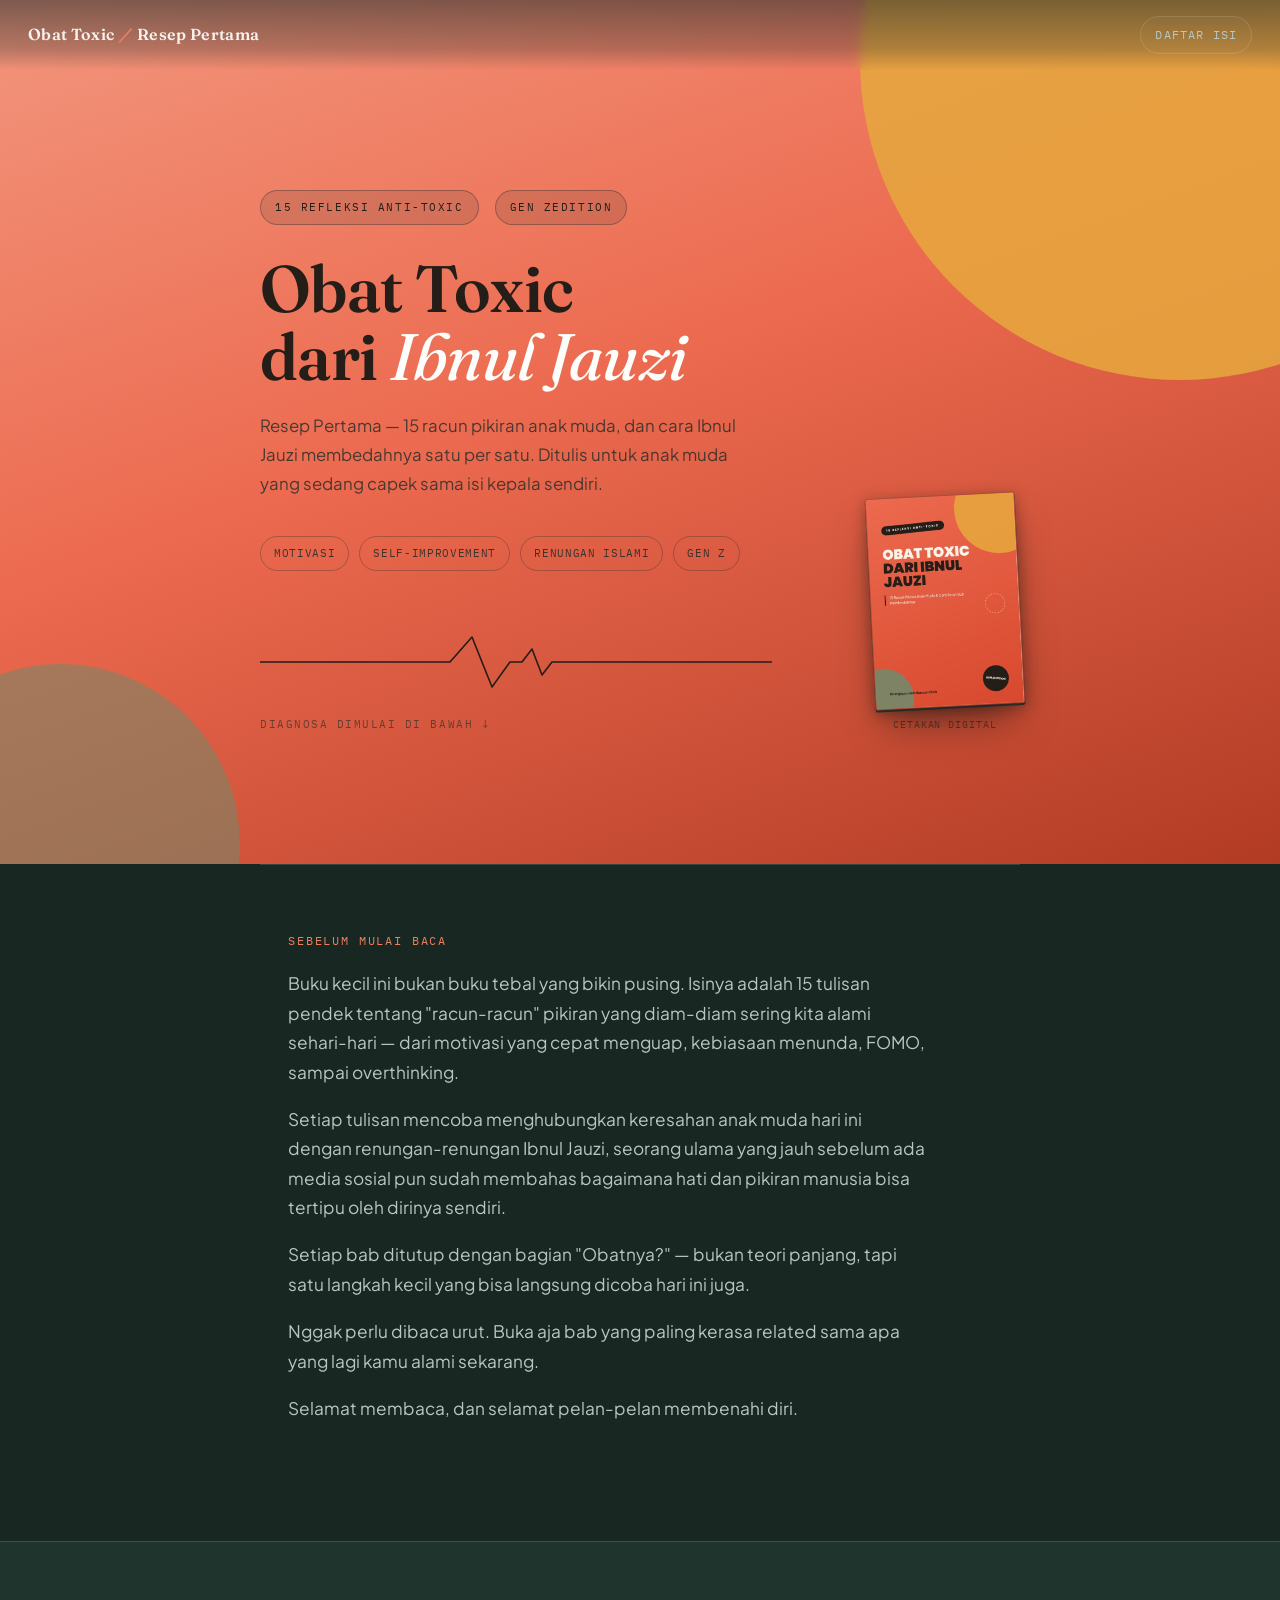
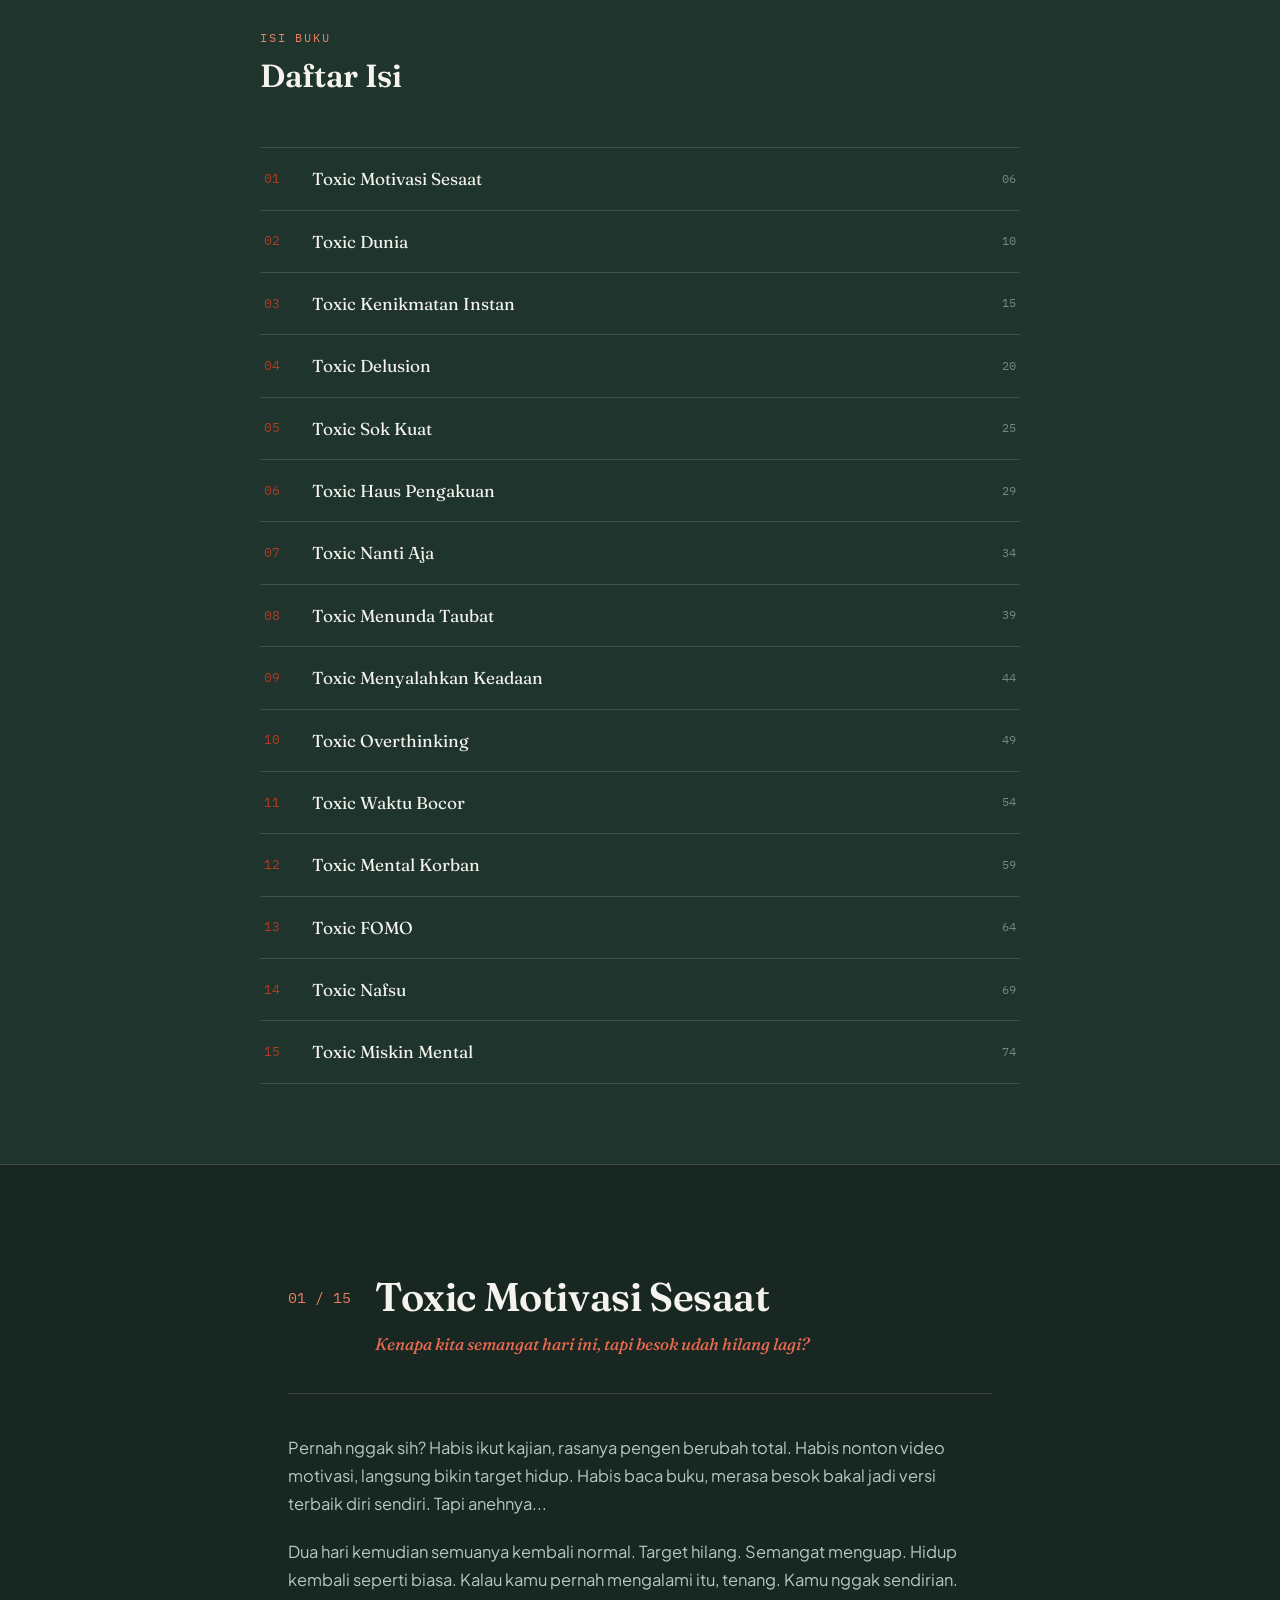
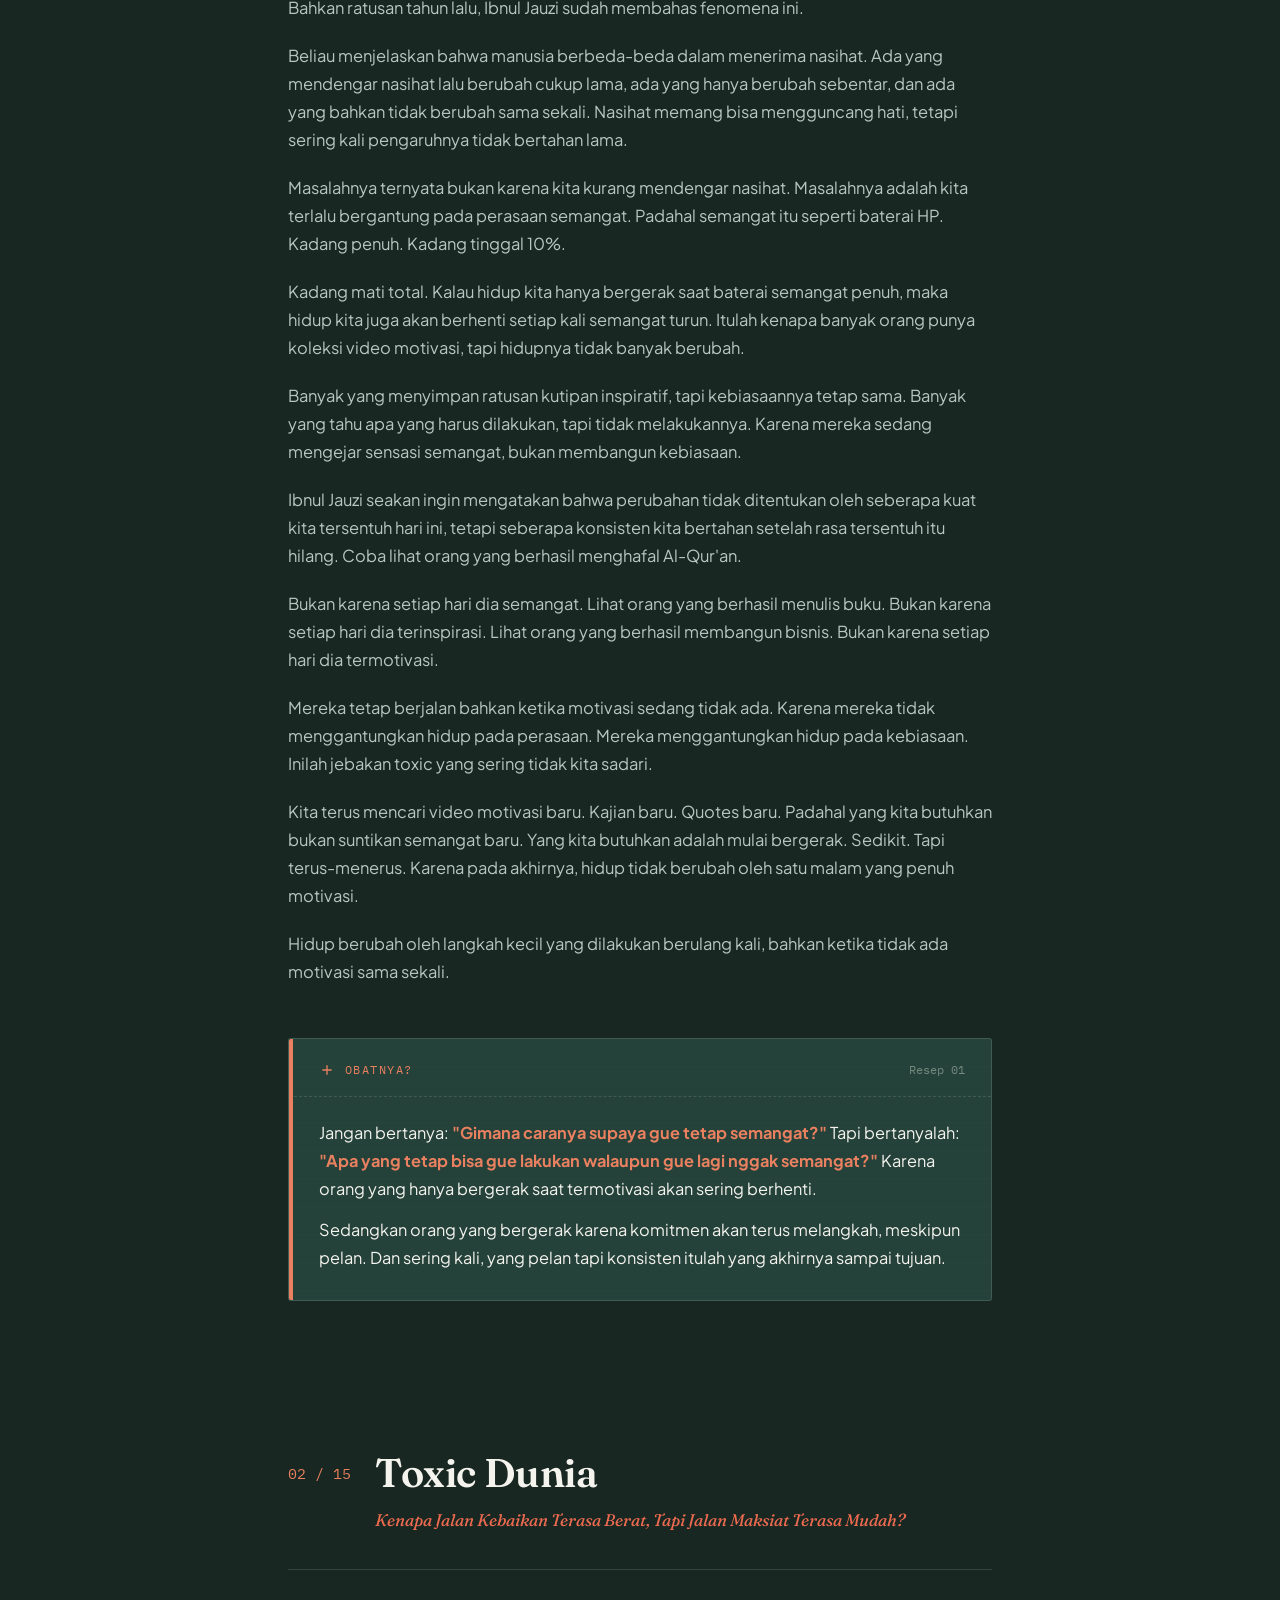
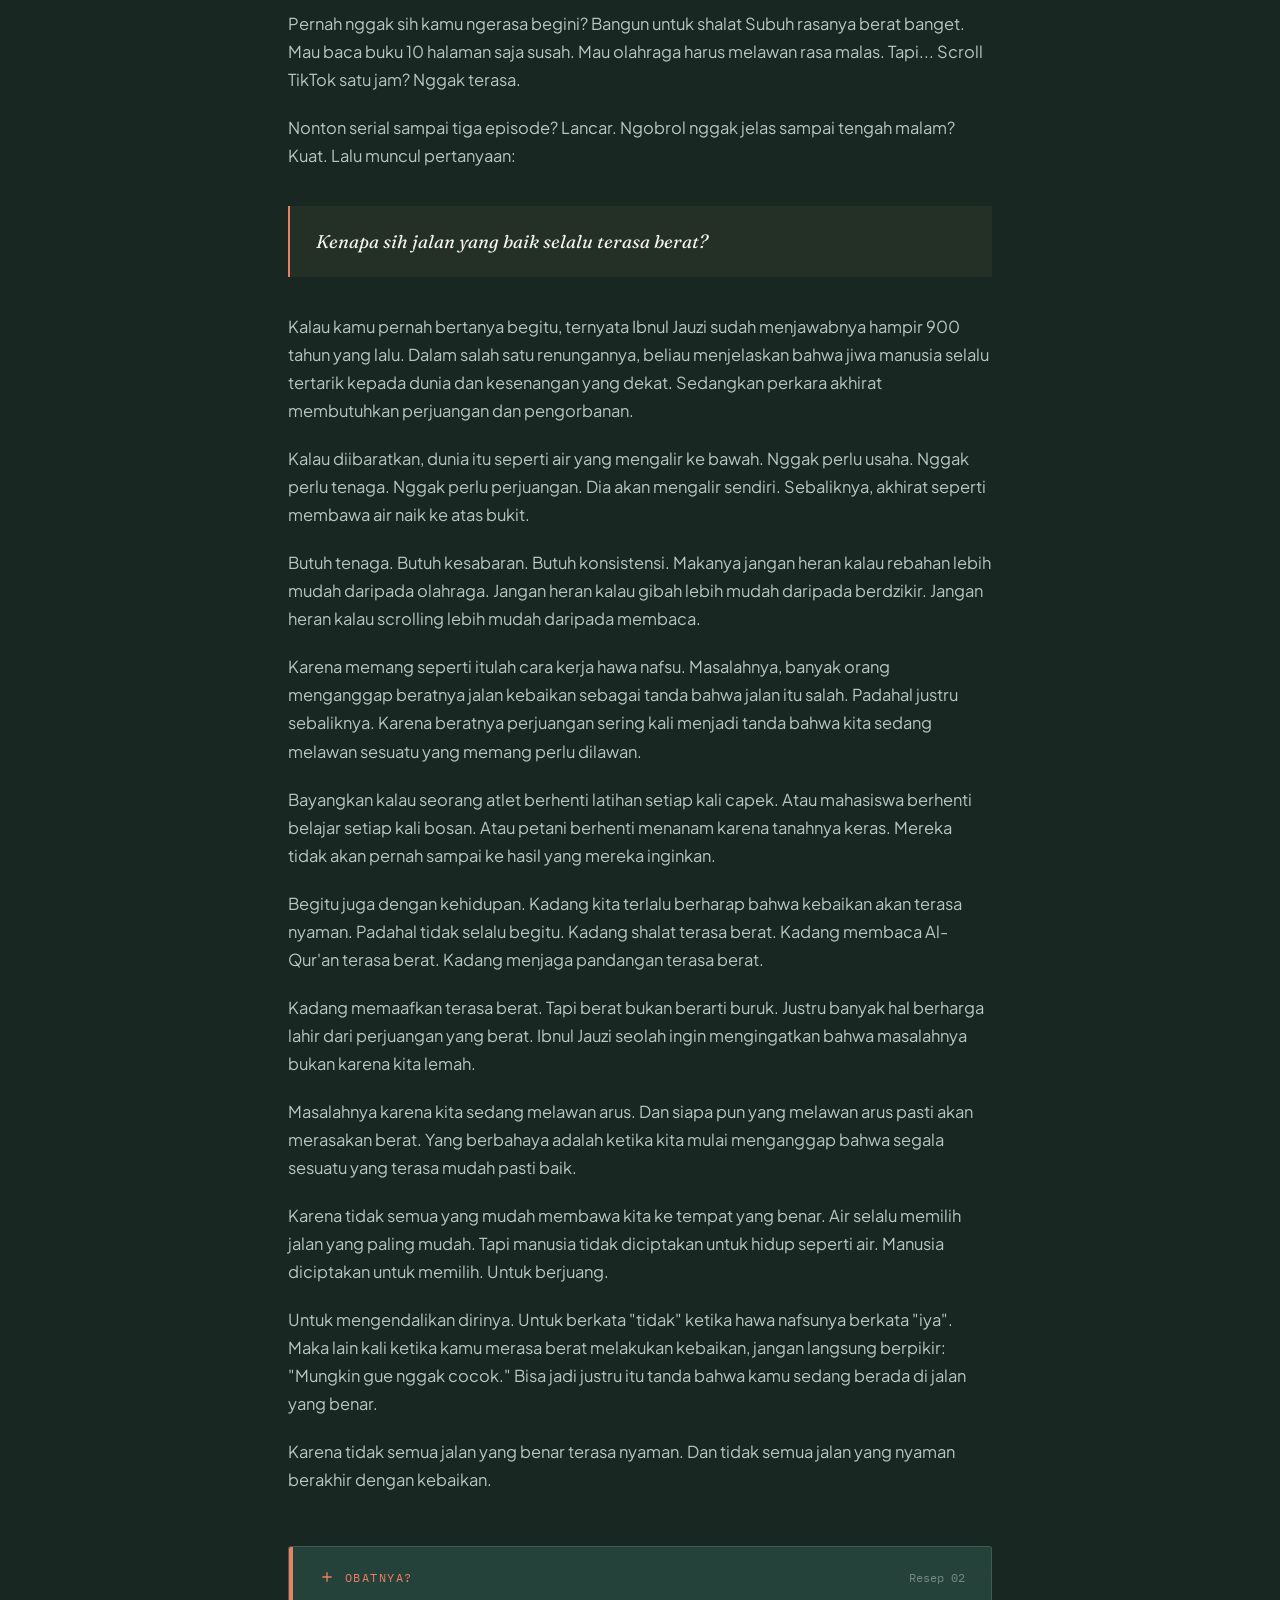
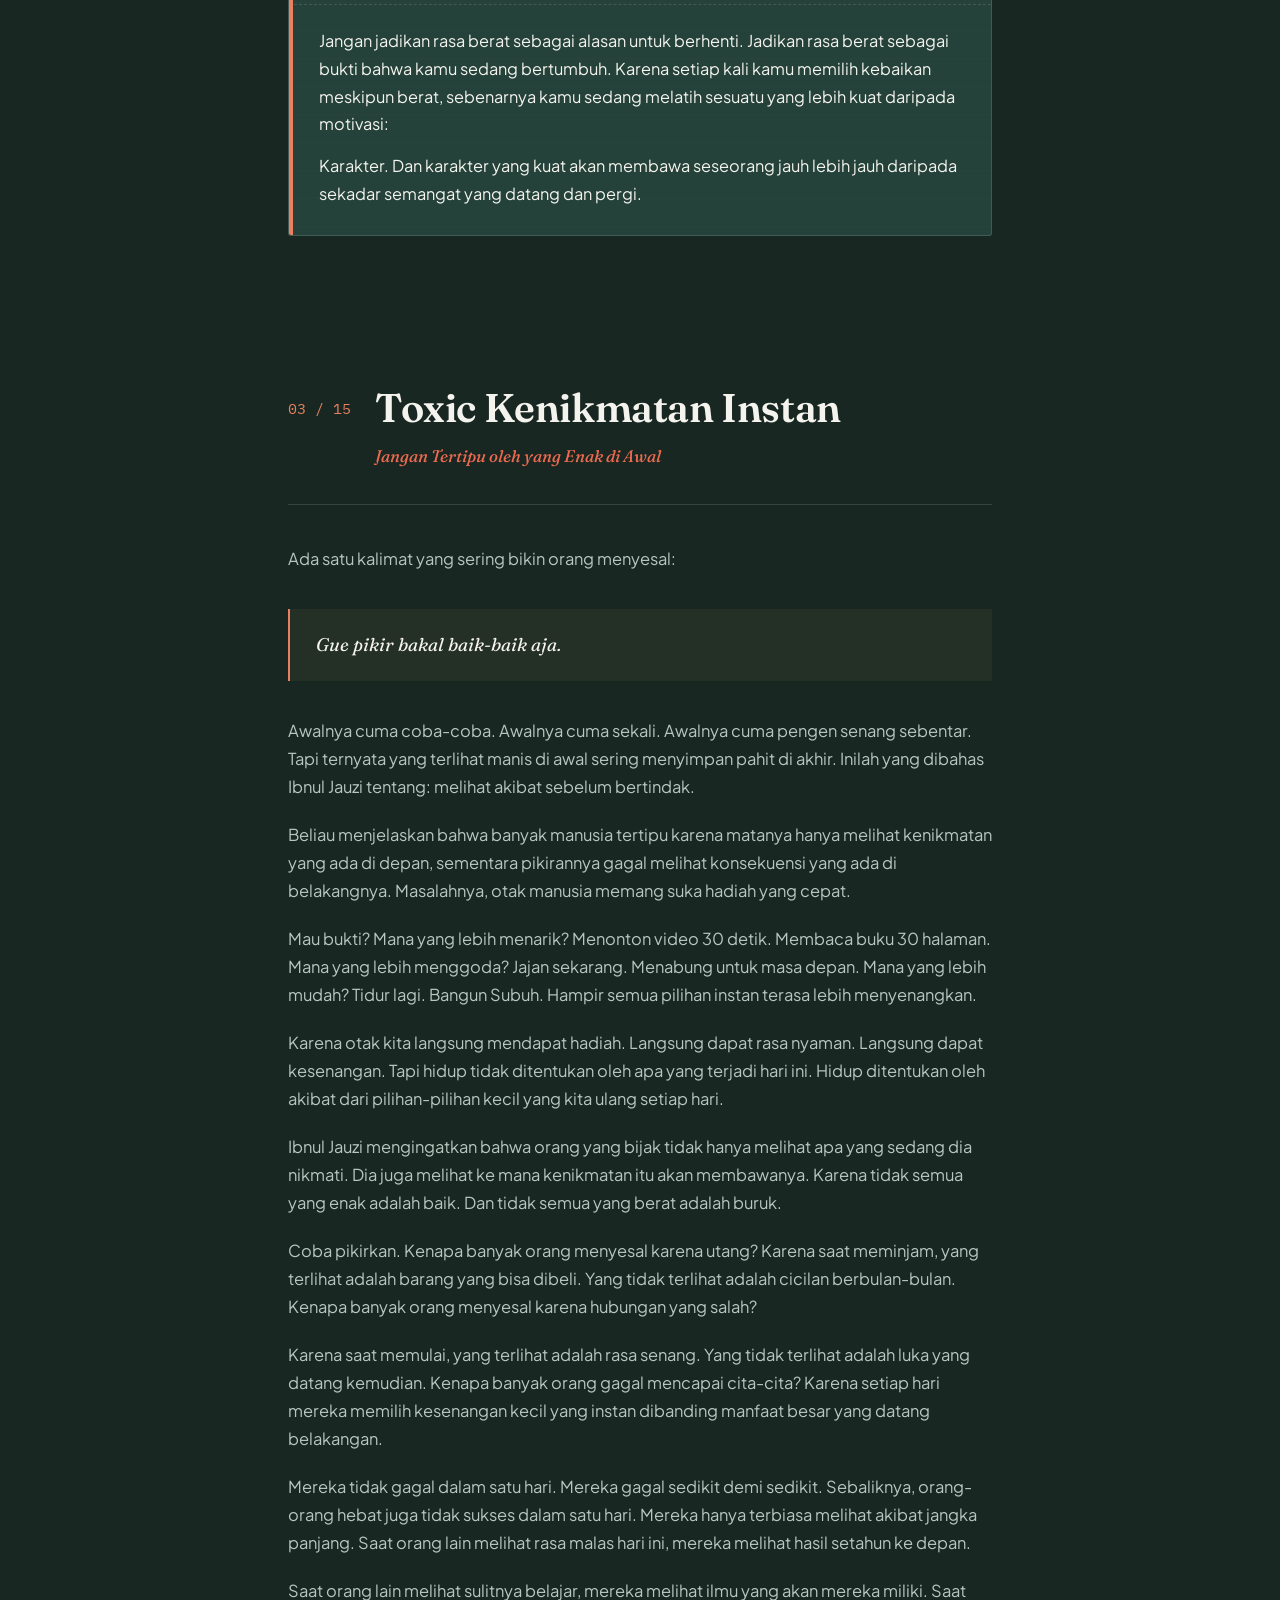
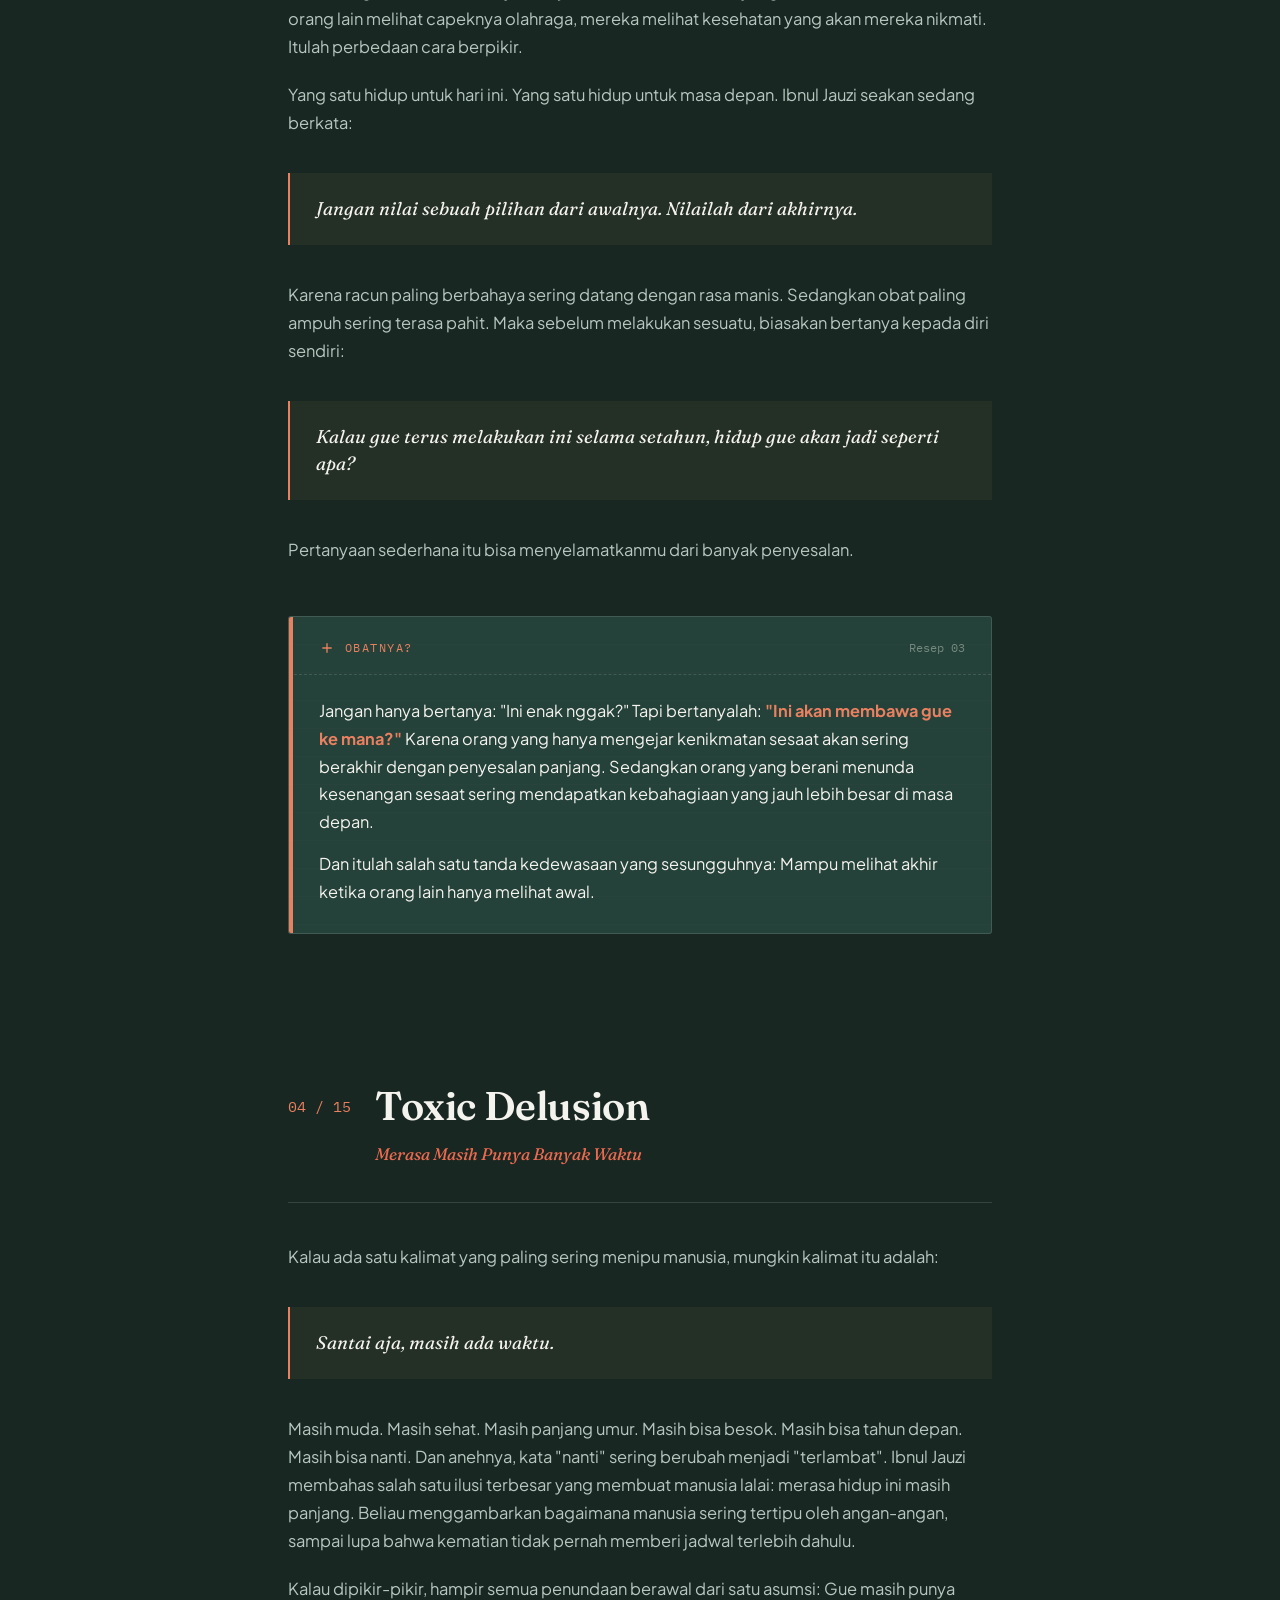
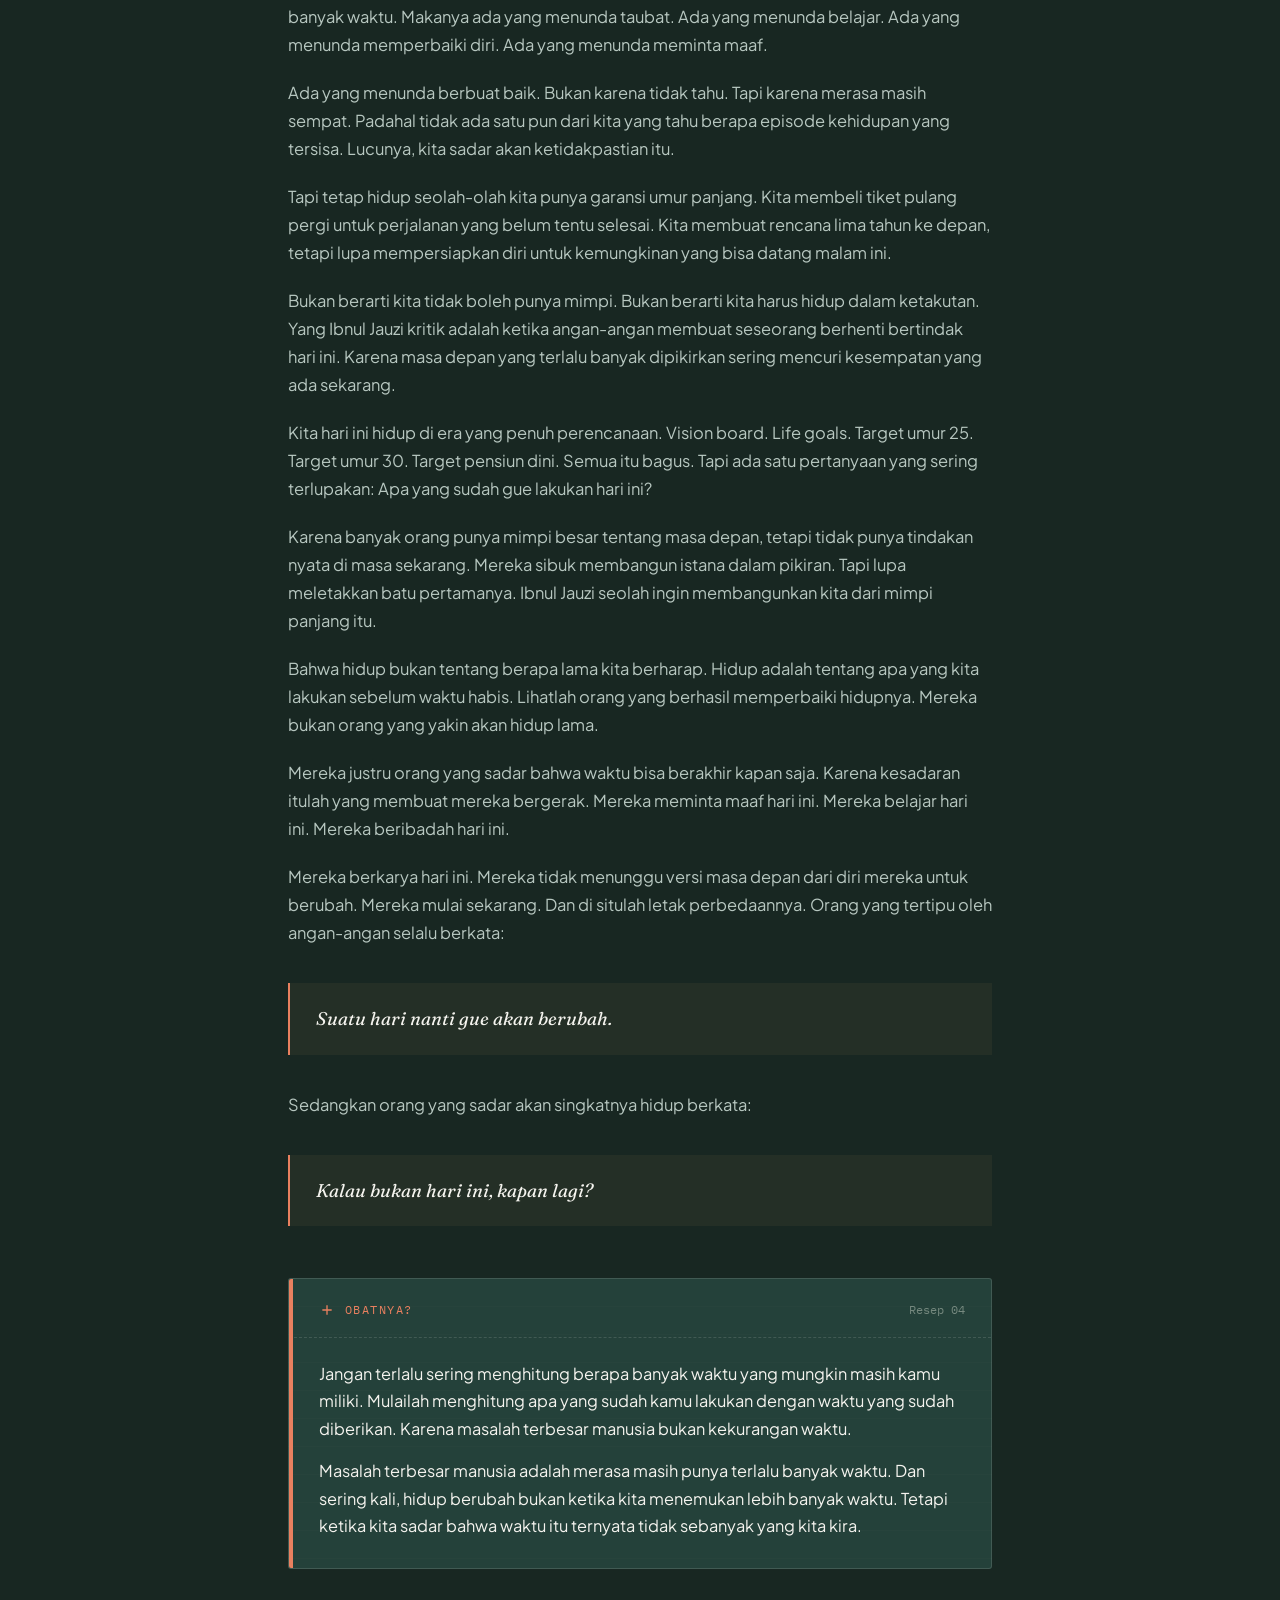
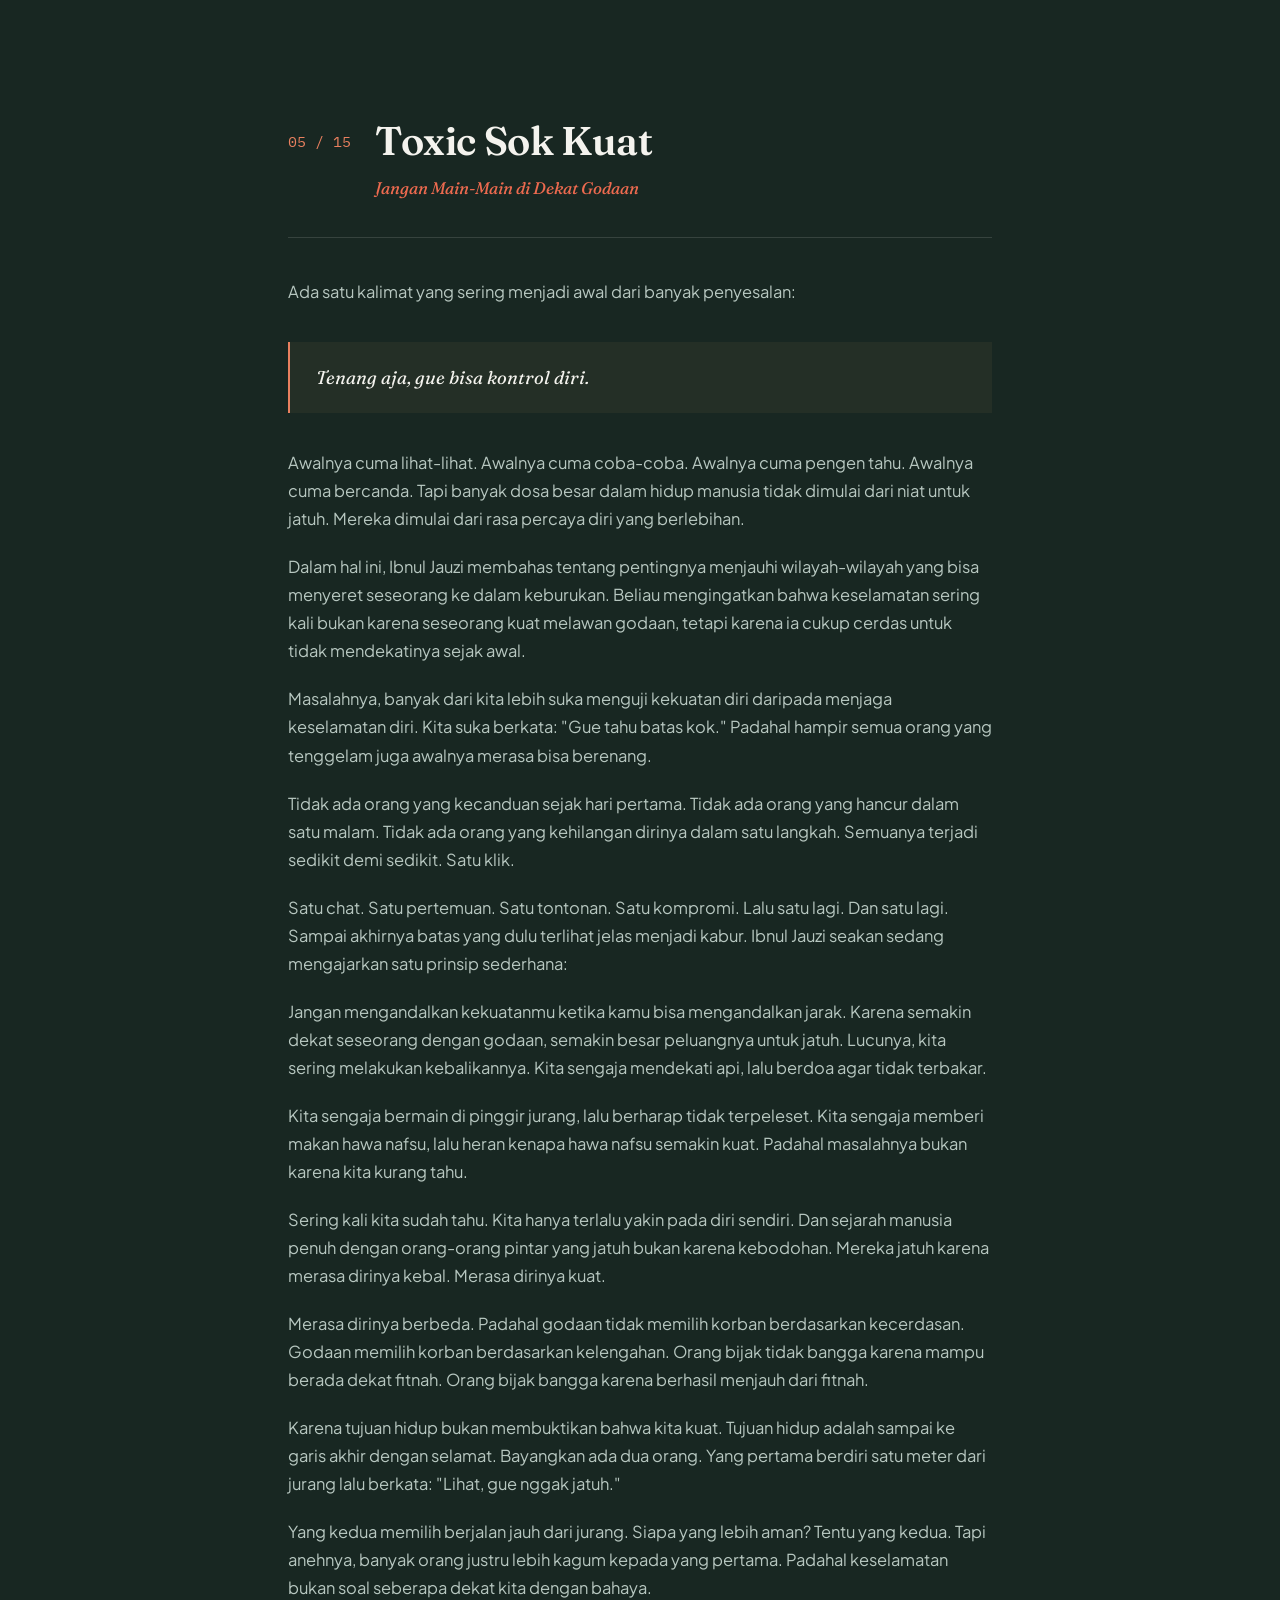
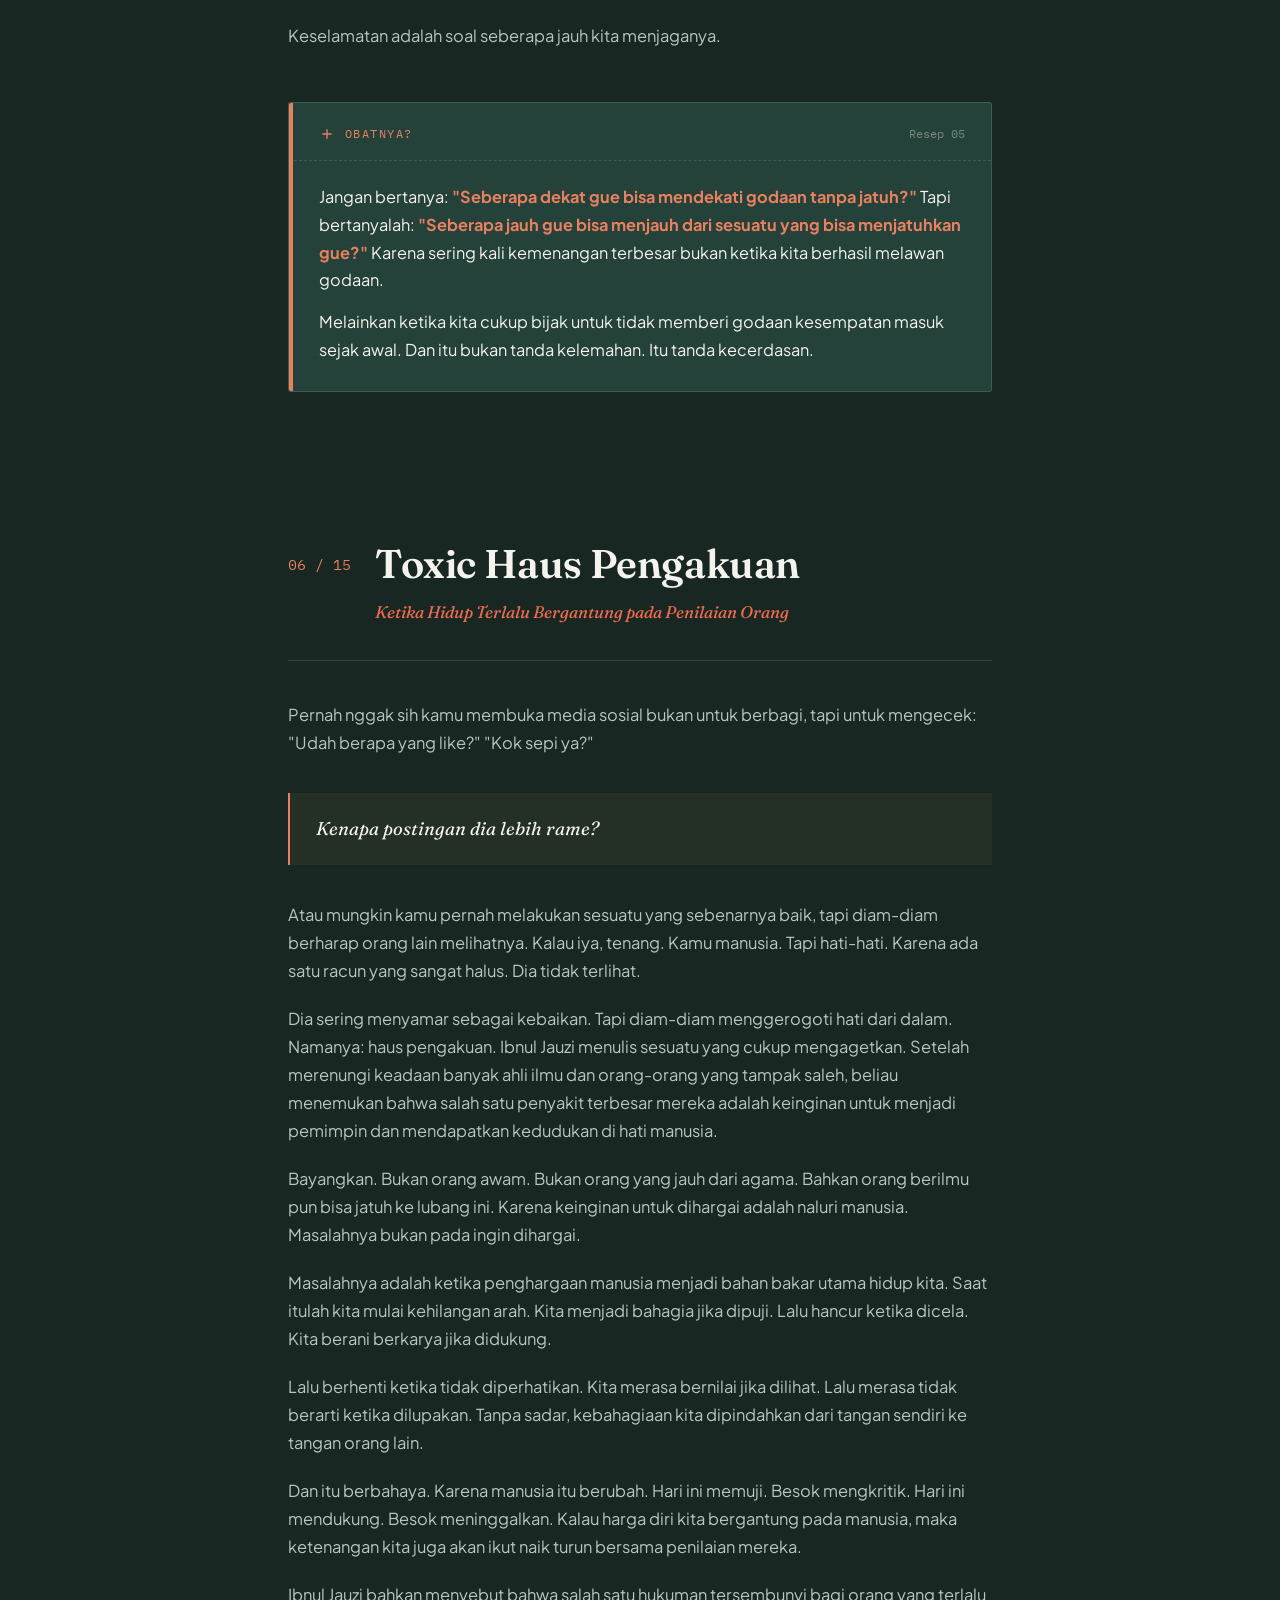
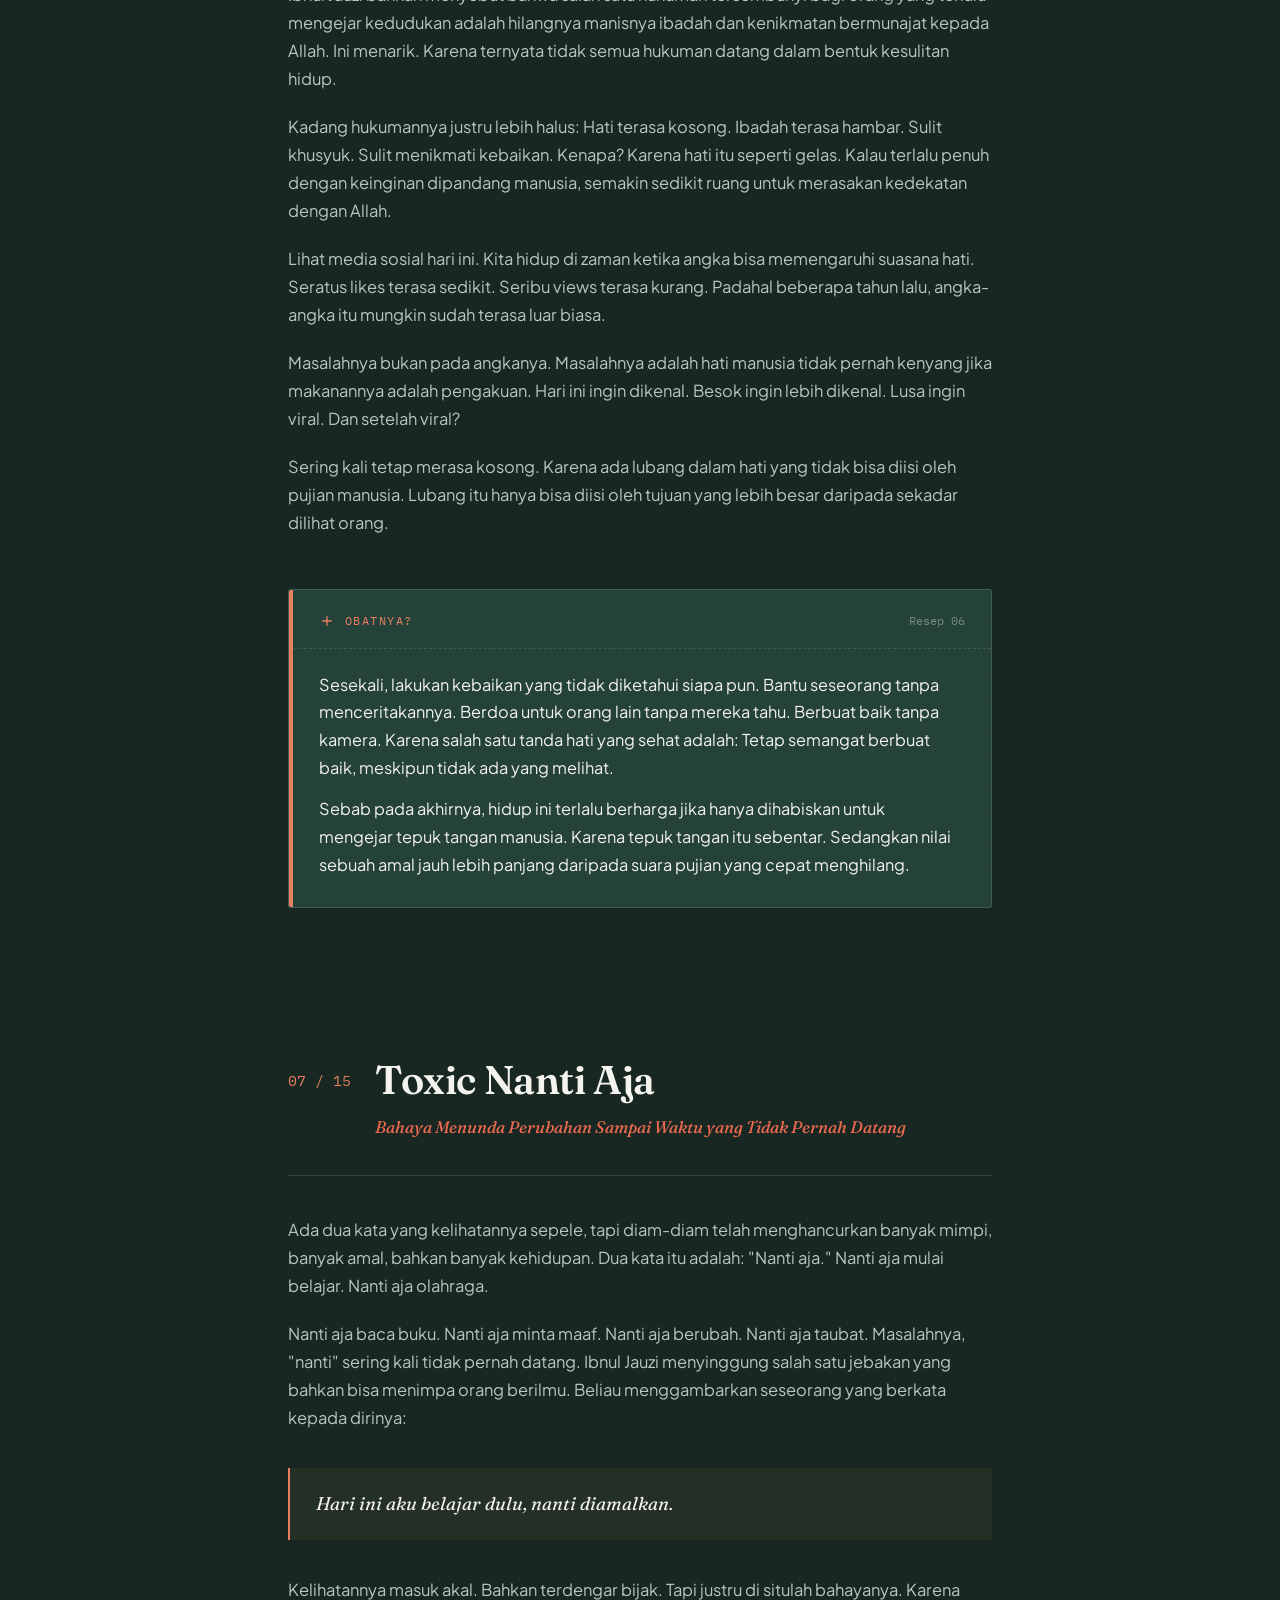
<file: book01.html>
<!DOCTYPE html>
<html lang="id">
<head>
<meta charset="UTF-8">
<meta name="viewport" content="width=device-width, initial-scale=1.0">
<title>Obat Toxic dari Ibnul Jauzi — Resep Pertama</title>
<link rel="preconnect" href="https://fonts.googleapis.com">
<link rel="preconnect" href="https://fonts.gstatic.com" crossorigin>
<link href="https://fonts.googleapis.com/css2?family=Fraunces:ital,opsz,wght@0,9..144,300;0,9..144,450;0,9..144,600;0,9..144,700;1,9..144,450;1,9..144,600&family=Plus+Jakarta+Sans:ital,wght@0,400;0,500;0,600;0,700;1,400&family=IBM+Plex+Mono:wght@400;500&display=swap" rel="stylesheet">
<style>
  :root{
    /* palette pulled directly from the book cover */
    --bg: #182722;
    --bg-alt: #1f342d;
    --panel: #24413a;
    --line: rgba(242,241,235,0.14);
    --ink: #f4f3ee;
    --ink-dim: #b7c7c0;
    --ink-faint: #76897f;
    --blue: #EC6A4F;
    --blue-light: #F2967D;
    --blue-deep: #B23B24;
    --mint: #E7A93E;
    --mint-deep: #74896B;
    --amber: #E9805F;      /* repointed to cover blue for label/accent text */
    --amber-dim: #B23B24;  /* repointed to cover blue-deep */
    --navy: #241D18;       /* the dark stamp/title-bar navy from the cover */
    --radius: 2px;
    --wrap: 760px;
  }

  *{box-sizing:border-box;}
  html{scroll-behavior:smooth;}
  body{
    margin:0;
    background:var(--bg);
    color:var(--ink);
    font-family:'Plus Jakarta Sans', sans-serif;
    line-height:1.7;
    -webkit-font-smoothing:antialiased;
  }
  ::selection{background:var(--amber); color:#1a1108;}

  h1,h2,h3,.display{
    font-family:'Fraunces', serif;
    font-weight:600;
    letter-spacing:-0.01em;
    color:var(--ink);
    margin:0;
  }

  .label{
    font-family:'IBM Plex Mono', monospace;
    font-size:0.72rem;
    letter-spacing:0.16em;
    text-transform:uppercase;
    color:var(--amber);
  }

  a{color:inherit;}
  img{max-width:100%;}

  /* ===== background texture ===== */
  body::before{
    content:"";
    position:fixed; inset:0;
    background:
      radial-gradient(ellipse 900px 500px at 15% -5%, rgba(93,145,182,0.22), transparent 60%),
      radial-gradient(ellipse 700px 600px at 100% 20%, rgba(158,203,198,0.12), transparent 55%);
    pointer-events:none;
    z-index:0;
  }

  /* ===== top nav ===== */
  .topbar{
    position:fixed; top:0; left:0; right:0;
    z-index:50;
    display:flex; align-items:center; justify-content:space-between;
    padding:16px 28px;
    background:linear-gradient(180deg, rgba(30,42,40,0.55), rgba(30,42,40,0.28) 70%, transparent);
    backdrop-filter:blur(6px);
  }
  .topbar .brand{
    font-family:'Fraunces', serif;
    font-weight:600;
    font-size:1rem;
    letter-spacing:0.02em;
  }
  .topbar .brand span{color:var(--amber);}
  .topbar .nav-toggle{
    font-family:'IBM Plex Mono', monospace;
    font-size:0.72rem;
    letter-spacing:0.1em;
    text-transform:uppercase;
    border:1px solid var(--line);
    padding:8px 14px;
    border-radius:20px;
    color:var(--ink-dim);
    cursor:pointer;
    background:rgba(255,255,255,0.02);
    transition:border-color .2s, color .2s;
  }
  .nav-toggle:hover{border-color:var(--amber); color:var(--amber);}

  /* ===== side index (desktop) ===== */
  .index-panel{
    position:fixed;
    top:0; right:-320px;
    width:300px; height:100%;
    background:var(--bg-alt);
    border-left:1px solid var(--line);
    z-index:60;
    padding:90px 26px 40px;
    overflow-y:auto;
    transition:right .35s cubic-bezier(.6,0,.2,1);
  }
  .index-panel.open{right:0;}
  .index-panel .label{margin-bottom:18px; display:block;}
  .index-list{list-style:none; margin:0; padding:0;}
  .index-list li{border-bottom:1px solid var(--line);}
  .index-list a{
    display:flex; gap:12px; align-items:baseline;
    padding:11px 2px;
    font-size:0.88rem;
    color:var(--ink-dim);
    text-decoration:none;
    transition:color .2s, padding-left .2s;
  }
  .index-list a:hover{color:var(--mint); padding-left:6px;}
  .index-list .num{
    font-family:'IBM Plex Mono', monospace;
    font-size:0.72rem;
    color:var(--amber-dim);
    flex-shrink:0;
  }
  .index-backdrop{
    position:fixed; inset:0; background:rgba(0,0,0,0.4);
    z-index:55; opacity:0; pointer-events:none; transition:opacity .3s;
  }
  .index-backdrop.open{opacity:1; pointer-events:auto;}

  /* ===== hero ===== */
  .hero{
    position:relative; z-index:1;
    min-height:96vh;
    display:flex; flex-direction:column; justify-content:center;
    padding:150px 28px 90px;
    overflow:hidden;
    background:linear-gradient(160deg, var(--blue-light) 0%, var(--blue) 45%, var(--blue-deep) 100%);
    isolation:isolate;
  }
  .hero::before, .hero::after{
    content:"";
    position:absolute;
    border-radius:50%;
    z-index:0;
    pointer-events:none;
  }
  .hero::before{
    width:640px; height:640px;
    top:-260px; right:-220px;
    background:var(--mint);
    opacity:0.85;
  }
  .hero::after{
    width:360px; height:360px;
    bottom:-160px; left:-120px;
    background:var(--mint-deep);
    opacity:0.55;
  }
  .hero-content{
    position:relative; z-index:2;
    max-width:var(--wrap);
    margin:0 auto;
    width:100%;
  }
  .hero .eyebrow{
    display:flex; align-items:center; gap:16px;
    margin-bottom:30px;
    flex-wrap:wrap;
  }
  .eyebrow .badge{
    display:inline-block;
    font-family:'IBM Plex Mono', monospace;
    font-size:0.7rem;
    letter-spacing:0.14em;
    text-transform:uppercase;
    color:var(--navy);
    background:rgba(30,42,40,0.12);
    border:1px solid rgba(30,42,40,0.35);
    padding:7px 14px;
    border-radius:20px;
  }
  .hero-grid{
    display:flex;
    align-items:flex-end;
    gap:40px;
  }
  .hero-text{flex:1; min-width:260px;}
  .hero h1{
    font-size:clamp(2.4rem, 6.4vw, 4.1rem);
    line-height:1.03;
    font-weight:600;
    color:var(--navy);
  }
  .hero h1 em{
    font-style:italic;
    font-weight:450;
    color:#fdfdfb;
  }
  .hero .sub{
    margin-top:22px;
    max-width:480px;
    color:rgba(30,42,40,0.78);
    font-size:1.05rem;
  }
  .hero .meta-row{
    margin-top:38px;
    display:flex; flex-wrap:wrap; gap:10px;
  }
  .pill{
    font-family:'IBM Plex Mono', monospace;
    font-size:0.7rem;
    letter-spacing:0.06em;
    text-transform:uppercase;
    border:1px solid rgba(30,42,40,0.3);
    padding:7px 13px;
    border-radius:20px;
    color:rgba(30,42,40,0.85);
  }

  /* small book cover thumbnail beside the title */
  .book-thumb{
    flex-shrink:0;
    width:150px;
    display:flex;
    flex-direction:column;
    align-items:center;
    gap:10px;
  }
  .book-thumb img{
    width:100%;
    display:block;
    border-radius:3px;
    box-shadow:
      0 2px 0 rgba(30,42,40,0.9),
      0 22px 40px -12px rgba(10,16,15,0.55),
      0 4px 14px rgba(10,16,15,0.35);
    transform:rotate(-3deg);
    transition:transform .35s ease;
    border:1px solid rgba(30,42,40,0.25);
  }
  .book-thumb:hover img{transform:rotate(0deg) translateY(-4px);}
  .book-thumb .cap{
    font-family:'IBM Plex Mono', monospace;
    font-size:0.62rem;
    letter-spacing:0.1em;
    text-transform:uppercase;
    color:rgba(30,42,40,0.65);
    text-align:center;
  }
  @media (max-width:640px){
    .hero-grid{flex-direction:column-reverse; align-items:flex-start; gap:26px;}
    .book-thumb{width:118px; align-self:flex-start;}
  }

  /* pulse line */
  .pulse-wrap{
    margin-top:56px;
    width:100%;
    max-width:560px;
  }
  .pulse-wrap svg{width:100%; height:auto; display:block;}
  .pulse-line{
    fill:none;
    stroke:var(--navy);
    stroke-width:1.6;
    stroke-linecap:round;
    stroke-linejoin:round;
    stroke-dasharray:600;
    stroke-dashoffset:600;
    animation:draw 3.2s ease-out forwards .3s;
  }
  @keyframes draw{ to{stroke-dashoffset:0;} }
  .scroll-cue{
    margin-top:18px;
    font-family:'IBM Plex Mono', monospace;
    font-size:0.68rem;
    letter-spacing:0.14em;
    text-transform:uppercase;
    color:rgba(30,42,40,0.6);
  }

  /* ===== intro / sebelum mulai baca ===== */
  .intro{
    position:relative; z-index:1;
    max-width:var(--wrap);
    margin:0 auto;
    padding:60px 28px 100px;
    border-top:1px solid var(--line);
  }
  .intro .label{margin-bottom:22px;}
  .intro p{
    font-size:1.08rem;
    color:var(--ink-dim);
    max-width:640px;
  }
  .intro p + p{margin-top:18px;}
  .intro strong{color:var(--ink); font-weight:600;}

  /* ===== table of contents ===== */
  .toc{
    position:relative; z-index:1;
    background:var(--bg-alt);
    border-top:1px solid var(--line);
    border-bottom:1px solid var(--line);
    padding:80px 28px;
  }
  .toc-inner{max-width:var(--wrap); margin:0 auto;}
  .toc .label{margin-bottom:8px;}
  .toc h2{font-size:2rem; margin-bottom:44px; font-weight:600;}
  .toc-grid{
    display:grid;
    grid-template-columns:1fr;
    border-top:1px solid var(--line);
  }
  .toc-item{
    display:flex; align-items:center; gap:22px;
    padding:16px 4px;
    border-bottom:1px solid var(--line);
    text-decoration:none;
    transition:padding-left .25s;
  }
  .toc-item:hover{padding-left:10px;}
  .toc-item:hover .toc-title{color:var(--mint);}
  .toc-item .toc-num{
    font-family:'IBM Plex Mono', monospace;
    font-size:0.8rem;
    color:var(--amber-dim);
    width:26px;
    flex-shrink:0;
  }
  .toc-item .toc-title{
    font-family:'Fraunces', serif;
    font-size:1.08rem;
    color:var(--ink);
    transition:color .2s;
    flex:1;
  }
  .toc-item .toc-page{
    font-family:'IBM Plex Mono', monospace;
    font-size:0.75rem;
    color:var(--ink-faint);
  }

  /* ===== chapters ===== */
  .chapter{
    position:relative; z-index:1;
    max-width:var(--wrap);
    margin:0 auto;
    padding:110px 28px 40px;
    scroll-margin-top:80px;
    opacity:0; transform:translateY(18px);
    transition:opacity .7s ease, transform .7s ease;
  }
  .chapter.in-view{opacity:1; transform:translateY(0);}

  .chapter-head{
    display:flex; align-items:flex-start; gap:24px;
    padding-bottom:34px;
    border-bottom:1px solid var(--line);
    margin-bottom:40px;
  }
  .chapter-head .big-num{
    font-family:'IBM Plex Mono', monospace;
    font-size:0.95rem;
    color:var(--amber);
    padding-top:10px;
    flex-shrink:0;
  }
  .chapter-head h2{
    font-size:clamp(1.8rem, 4vw, 2.5rem);
    line-height:1.08;
    font-weight:600;
  }
  .chapter-head .chapter-sub{
    margin-top:12px;
    font-style:italic;
    color:var(--blue);
    font-family:'Fraunces', serif;
    font-weight:450;
    font-size:1.05rem;
  }

  .chapter-body p{
    margin:0 0 20px;
    color:var(--ink-dim);
    font-size:1.03rem;
  }
  .chapter-body p.lede{
    color:var(--ink);
    font-size:1.15rem;
  }
  .chapter-body p.tight{ margin-bottom:4px; }

  .chapter-body blockquote{
    margin:36px 0;
    padding:22px 26px;
    border-left:2px solid var(--amber);
    background:rgba(227,177,102,0.06);
    font-family:'Fraunces', serif;
    font-style:italic;
    font-size:1.15rem;
    color:var(--ink);
    line-height:1.5;
  }

  /* resep card — the signature element */
  .resep{
    margin-top:52px;
    border:1px solid var(--line);
    background:
      repeating-linear-gradient(180deg, transparent, transparent 27px, rgba(242,237,225,0.025) 28px),
      var(--panel);
    border-radius:3px;
    padding:0;
    position:relative;
    overflow:hidden;
  }
  .resep::before{
    content:"";
    position:absolute; left:0; top:0; bottom:0; width:4px;
    background:var(--amber);
  }
  .resep-head{
    display:flex; align-items:center; justify-content:space-between;
    padding:20px 26px 16px 30px;
    border-bottom:1px dashed var(--line);
  }
  .resep-head .rx{
    display:flex; align-items:center; gap:10px;
    font-family:'IBM Plex Mono', monospace;
    font-size:0.78rem;
    letter-spacing:0.12em;
    text-transform:uppercase;
    color:var(--amber);
  }
  .resep-head .rx svg{width:16px; height:16px;}
  .resep-head .resep-no{
    font-family:'IBM Plex Mono', monospace;
    font-size:0.72rem;
    color:var(--ink-faint);
  }
  .resep-body{
    padding:22px 30px 28px;
  }
  .resep-body p{
    color:var(--ink);
    font-size:1.02rem;
    margin:0 0 14px;
  }
  .resep-body p:last-child{margin-bottom:0;}
  .resep-body strong{color:var(--amber);}

  .chapter-close{
    margin-top:22px;
    padding-top:22px;
    text-align:right;
    font-family:'IBM Plex Mono', monospace;
    font-size:0.68rem;
    letter-spacing:0.12em;
    text-transform:uppercase;
    color:var(--ink-faint);
  }

  /* ===== closing / about ===== */
  .closing{
    position:relative; z-index:1;
    background:var(--bg-alt);
    border-top:1px solid var(--line);
    padding:110px 28px 60px;
    text-align:center;
  }
  .closing-inner{max-width:600px; margin:0 auto;}
  .closing h2{font-size:1.9rem; margin-bottom:22px;}
  .closing p{color:var(--ink-dim); font-size:1.05rem; margin-bottom:14px;}

  .about{
    max-width:var(--wrap);
    margin:0 auto;
    padding:70px 28px 90px;
    position:relative; z-index:1;
  }
  .about .label{margin-bottom:16px;}
  .about h3{font-size:1.3rem; margin-bottom:18px; font-weight:600;}
  .about p{color:var(--ink-dim); margin-bottom:24px; max-width:560px;}
  .tags{display:flex; flex-wrap:wrap; gap:10px;}

  footer{
    padding:34px 28px 50px;
    text-align:center;
    font-family:'IBM Plex Mono', monospace;
    font-size:0.7rem;
    letter-spacing:0.08em;
    color:var(--ink-faint);
    position:relative; z-index:1;
  }

  @media (max-width:640px){
    .topbar{padding:14px 18px;}
    .hero{padding:120px 20px 60px;}
    .chapter{padding:80px 20px 20px;}
    .chapter-head{gap:14px;}
    .toc, .intro, .closing, .about{padding-left:20px; padding-right:20px;}
    .resep-head, .resep-body{padding-left:20px; padding-right:20px;}
    .index-panel{width:82%; right:-100%;}
  }

  @media (prefers-reduced-motion: reduce){
    html{scroll-behavior:auto;}
    .pulse-line{animation:none; stroke-dashoffset:0;}
    .chapter{opacity:1; transform:none; transition:none;}
  }

</style>
</head>
<body>

<div class="topbar">
  <div class="brand">Obat Toxic <span>／</span> Resep Pertama</div>
  <div class="nav-toggle" id="navToggle">Daftar Isi</div>
</div>

<div class="index-backdrop" id="indexBackdrop"></div>
<nav class="index-panel" id="indexPanel">
  <span class="label">Daftar Isi</span>
  <ul class="index-list">
    <li><a href="#ch1"><span class="num">01</span> Toxic Motivasi Sesaat</a></li>
    <li><a href="#ch2"><span class="num">02</span> Toxic Dunia</a></li>
    <li><a href="#ch3"><span class="num">03</span> Toxic Kenikmatan Instan</a></li>
    <li><a href="#ch4"><span class="num">04</span> Toxic Delusion</a></li>
    <li><a href="#ch5"><span class="num">05</span> Toxic Sok Kuat</a></li>
    <li><a href="#ch6"><span class="num">06</span> Toxic Haus Pengakuan</a></li>
    <li><a href="#ch7"><span class="num">07</span> Toxic Nanti Aja</a></li>
    <li><a href="#ch8"><span class="num">08</span> Toxic Menunda Taubat</a></li>
    <li><a href="#ch9"><span class="num">09</span> Toxic Menyalahkan Keadaan</a></li>
    <li><a href="#ch10"><span class="num">10</span> Toxic Overthinking</a></li>
    <li><a href="#ch11"><span class="num">11</span> Toxic Waktu Bocor</a></li>
    <li><a href="#ch12"><span class="num">12</span> Toxic Mental Korban</a></li>
    <li><a href="#ch13"><span class="num">13</span> Toxic FOMO</a></li>
    <li><a href="#ch14"><span class="num">14</span> Toxic Nafsu</a></li>
    <li><a href="#ch15"><span class="num">15</span> Toxic Miskin Mental</a></li>
  </ul>
</nav>

<!-- ============ HERO ============ -->
<section class="hero">
  <div class="hero-content">
    <div class="eyebrow">
      <span class="badge">15 Refleksi Anti-Toxic</span>
      <span class="badge">Gen Zedition</span>
    </div>
    <div class="hero-grid">
      <div class="hero-text">
        <h1>Obat Toxic<br>dari <em>Ibnul Jauzi</em></h1>
        <p class="sub">Resep Pertama — 15 racun pikiran anak muda, dan cara Ibnul Jauzi membedahnya satu per satu. Ditulis untuk anak muda yang sedang capek sama isi kepala sendiri.</p>
        <div class="meta-row">
          <span class="pill">Motivasi</span>
          <span class="pill">Self-Improvement</span>
          <span class="pill">Renungan Islami</span>
          <span class="pill">Gen Z</span>
        </div>
        <div class="pulse-wrap">
          <svg viewBox="0 0 560 70" xmlns="http://www.w3.org/2000/svg">
            <path class="pulse-line" d="M0 35 H190 L212 10 L232 60 L250 35 L262 35 L272 22 L282 48 L292 35 H560" />
          </svg>
          <div class="scroll-cue">Diagnosa dimulai di bawah ↓</div>
        </div>
      </div>
      <div class="book-thumb">
        <img src="[data-uri]" alt="Sampul buku Obat Toxic dari Ibnul Jauzi — Resep Pertama">
        <span class="cap">Cetakan Digital</span>
      </div>
    </div>
  </div>
</section>

<!-- ============ INTRO ============ -->
<section class="intro">
  <span class="label">Sebelum Mulai Baca</span>
  <p>Buku kecil ini bukan buku tebal yang bikin pusing. Isinya adalah 15 tulisan pendek tentang "racun-racun" pikiran yang diam-diam sering kita alami sehari-hari — dari motivasi yang cepat menguap, kebiasaan menunda, FOMO, sampai overthinking.</p>
  <p>Setiap tulisan mencoba menghubungkan keresahan anak muda hari ini dengan renungan-renungan Ibnul Jauzi, seorang ulama yang jauh sebelum ada media sosial pun sudah membahas bagaimana hati dan pikiran manusia bisa tertipu oleh dirinya sendiri.</p>
  <p>Setiap bab ditutup dengan bagian "Obatnya?" — bukan teori panjang, tapi satu langkah kecil yang bisa langsung dicoba hari ini juga.</p>
  <p>Nggak perlu dibaca urut. Buka aja bab yang paling kerasa related sama apa yang lagi kamu alami sekarang.</p>
  <p>Selamat membaca, dan selamat pelan-pelan membenahi diri.</p>
</section>

<!-- ============ TOC ============ -->
<section class="toc">
  <div class="toc-inner">
    <span class="label">Isi Buku</span>
    <h2>Daftar Isi</h2>
    <div class="toc-grid">
      <a class="toc-item" href="#ch1"><span class="toc-num">01</span><span class="toc-title">Toxic Motivasi Sesaat</span><span class="toc-page">06</span></a>
      <a class="toc-item" href="#ch2"><span class="toc-num">02</span><span class="toc-title">Toxic Dunia</span><span class="toc-page">10</span></a>
      <a class="toc-item" href="#ch3"><span class="toc-num">03</span><span class="toc-title">Toxic Kenikmatan Instan</span><span class="toc-page">15</span></a>
      <a class="toc-item" href="#ch4"><span class="toc-num">04</span><span class="toc-title">Toxic Delusion</span><span class="toc-page">20</span></a>
      <a class="toc-item" href="#ch5"><span class="toc-num">05</span><span class="toc-title">Toxic Sok Kuat</span><span class="toc-page">25</span></a>
      <a class="toc-item" href="#ch6"><span class="toc-num">06</span><span class="toc-title">Toxic Haus Pengakuan</span><span class="toc-page">29</span></a>
      <a class="toc-item" href="#ch7"><span class="toc-num">07</span><span class="toc-title">Toxic Nanti Aja</span><span class="toc-page">34</span></a>
      <a class="toc-item" href="#ch8"><span class="toc-num">08</span><span class="toc-title">Toxic Menunda Taubat</span><span class="toc-page">39</span></a>
      <a class="toc-item" href="#ch9"><span class="toc-num">09</span><span class="toc-title">Toxic Menyalahkan Keadaan</span><span class="toc-page">44</span></a>
      <a class="toc-item" href="#ch10"><span class="toc-num">10</span><span class="toc-title">Toxic Overthinking</span><span class="toc-page">49</span></a>
      <a class="toc-item" href="#ch11"><span class="toc-num">11</span><span class="toc-title">Toxic Waktu Bocor</span><span class="toc-page">54</span></a>
      <a class="toc-item" href="#ch12"><span class="toc-num">12</span><span class="toc-title">Toxic Mental Korban</span><span class="toc-page">59</span></a>
      <a class="toc-item" href="#ch13"><span class="toc-num">13</span><span class="toc-title">Toxic FOMO</span><span class="toc-page">64</span></a>
      <a class="toc-item" href="#ch14"><span class="toc-num">14</span><span class="toc-title">Toxic Nafsu</span><span class="toc-page">69</span></a>
      <a class="toc-item" href="#ch15"><span class="toc-num">15</span><span class="toc-title">Toxic Miskin Mental</span><span class="toc-page">74</span></a>
    </div>
  </div>
</section>


<article class="chapter" id="ch1">
  <div class="chapter-head">
    <span class="big-num">01 / 15</span>
    <div>
      <h2>Toxic Motivasi Sesaat</h2>
      <div class="chapter-sub">Kenapa kita semangat hari ini, tapi besok udah hilang lagi?</div>
    </div>
  </div>
  <div class="chapter-body">
    <p>Pernah nggak sih? Habis ikut kajian, rasanya pengen berubah total. Habis nonton video motivasi, langsung bikin target hidup. Habis baca buku, merasa besok bakal jadi versi terbaik diri sendiri. Tapi anehnya...</p>
    <p>Dua hari kemudian semuanya kembali normal. Target hilang. Semangat menguap. Hidup kembali seperti biasa. Kalau kamu pernah mengalami itu, tenang. Kamu nggak sendirian. Bahkan ratusan tahun lalu, Ibnul Jauzi sudah membahas fenomena ini.</p>
    <p>Beliau menjelaskan bahwa manusia berbeda-beda dalam menerima nasihat. Ada yang mendengar nasihat lalu berubah cukup lama, ada yang hanya berubah sebentar, dan ada yang bahkan tidak berubah sama sekali. Nasihat memang bisa mengguncang hati, tetapi sering kali pengaruhnya tidak bertahan lama.</p>
    <p>Masalahnya ternyata bukan karena kita kurang mendengar nasihat. Masalahnya adalah kita terlalu bergantung pada perasaan semangat. Padahal semangat itu seperti baterai HP. Kadang penuh. Kadang tinggal 10%.</p>
    <p>Kadang mati total. Kalau hidup kita hanya bergerak saat baterai semangat penuh, maka hidup kita juga akan berhenti setiap kali semangat turun. Itulah kenapa banyak orang punya koleksi video motivasi, tapi hidupnya tidak banyak berubah.</p>
    <p>Banyak yang menyimpan ratusan kutipan inspiratif, tapi kebiasaannya tetap sama. Banyak yang tahu apa yang harus dilakukan, tapi tidak melakukannya. Karena mereka sedang mengejar sensasi semangat, bukan membangun kebiasaan.</p>
    <p>Ibnul Jauzi seakan ingin mengatakan bahwa perubahan tidak ditentukan oleh seberapa kuat kita tersentuh hari ini, tetapi seberapa konsisten kita bertahan setelah rasa tersentuh itu hilang. Coba lihat orang yang berhasil menghafal Al-Qur'an.</p>
    <p>Bukan karena setiap hari dia semangat. Lihat orang yang berhasil menulis buku. Bukan karena setiap hari dia terinspirasi. Lihat orang yang berhasil membangun bisnis. Bukan karena setiap hari dia termotivasi.</p>
    <p>Mereka tetap berjalan bahkan ketika motivasi sedang tidak ada. Karena mereka tidak menggantungkan hidup pada perasaan. Mereka menggantungkan hidup pada kebiasaan. Inilah jebakan toxic yang sering tidak kita sadari.</p>
    <p>Kita terus mencari video motivasi baru. Kajian baru. Quotes baru. Padahal yang kita butuhkan bukan suntikan semangat baru. Yang kita butuhkan adalah mulai bergerak. Sedikit. Tapi terus-menerus. Karena pada akhirnya, hidup tidak berubah oleh satu malam yang penuh motivasi.</p>
    <p>Hidup berubah oleh langkah kecil yang dilakukan berulang kali, bahkan ketika tidak ada motivasi sama sekali.</p>
    
    <div class="resep">
      <div class="resep-head">
        <div class="rx"><svg viewBox="0 0 24 24" fill="none" stroke="currentColor" stroke-width="2"><path d="M12 5v14M5 12h14"/></svg> Obatnya?</div>
        <span class="resep-no">Resep 01</span>
      </div>
      <div class="resep-body">
        <p>Jangan bertanya: <strong>"Gimana caranya supaya gue tetap semangat?"</strong> Tapi bertanyalah: <strong>"Apa yang tetap bisa gue lakukan walaupun gue lagi nggak semangat?"</strong> Karena orang yang hanya bergerak saat termotivasi akan sering berhenti.</p>
        <p>Sedangkan orang yang bergerak karena komitmen akan terus melangkah, meskipun pelan. Dan sering kali, yang pelan tapi konsisten itulah yang akhirnya sampai tujuan.</p>
      </div>
    </div>
  </div>
</article>

<article class="chapter" id="ch2">
  <div class="chapter-head">
    <span class="big-num">02 / 15</span>
    <div>
      <h2>Toxic Dunia</h2>
      <div class="chapter-sub">Kenapa Jalan Kebaikan Terasa Berat, Tapi Jalan Maksiat Terasa Mudah?</div>
    </div>
  </div>
  <div class="chapter-body">
    <p>Pernah nggak sih kamu ngerasa begini? Bangun untuk shalat Subuh rasanya berat banget. Mau baca buku 10 halaman saja susah. Mau olahraga harus melawan rasa malas. Tapi... Scroll TikTok satu jam? Nggak terasa.</p>
    <p>Nonton serial sampai tiga episode? Lancar. Ngobrol nggak jelas sampai tengah malam? Kuat. Lalu muncul pertanyaan:</p>
    <blockquote>Kenapa sih jalan yang baik selalu terasa berat?</blockquote>
    <p>Kalau kamu pernah bertanya begitu, ternyata Ibnul Jauzi sudah menjawabnya hampir 900 tahun yang lalu. Dalam salah satu renungannya, beliau menjelaskan bahwa jiwa manusia selalu tertarik kepada dunia dan kesenangan yang dekat. Sedangkan perkara akhirat membutuhkan perjuangan dan pengorbanan.</p>
    <p>Kalau diibaratkan, dunia itu seperti air yang mengalir ke bawah. Nggak perlu usaha. Nggak perlu tenaga. Nggak perlu perjuangan. Dia akan mengalir sendiri. Sebaliknya, akhirat seperti membawa air naik ke atas bukit.</p>
    <p>Butuh tenaga. Butuh kesabaran. Butuh konsistensi. Makanya jangan heran kalau rebahan lebih mudah daripada olahraga. Jangan heran kalau gibah lebih mudah daripada berdzikir. Jangan heran kalau scrolling lebih mudah daripada membaca.</p>
    <p>Karena memang seperti itulah cara kerja hawa nafsu. Masalahnya, banyak orang menganggap beratnya jalan kebaikan sebagai tanda bahwa jalan itu salah. Padahal justru sebaliknya. Karena beratnya perjuangan sering kali menjadi tanda bahwa kita sedang melawan sesuatu yang memang perlu dilawan.</p>
    <p>Bayangkan kalau seorang atlet berhenti latihan setiap kali capek. Atau mahasiswa berhenti belajar setiap kali bosan. Atau petani berhenti menanam karena tanahnya keras. Mereka tidak akan pernah sampai ke hasil yang mereka inginkan.</p>
    <p>Begitu juga dengan kehidupan. Kadang kita terlalu berharap bahwa kebaikan akan terasa nyaman. Padahal tidak selalu begitu. Kadang shalat terasa berat. Kadang membaca Al-Qur'an terasa berat. Kadang menjaga pandangan terasa berat.</p>
    <p>Kadang memaafkan terasa berat. Tapi berat bukan berarti buruk. Justru banyak hal berharga lahir dari perjuangan yang berat. Ibnul Jauzi seolah ingin mengingatkan bahwa masalahnya bukan karena kita lemah.</p>
    <p>Masalahnya karena kita sedang melawan arus. Dan siapa pun yang melawan arus pasti akan merasakan berat. Yang berbahaya adalah ketika kita mulai menganggap bahwa segala sesuatu yang terasa mudah pasti baik.</p>
    <p>Karena tidak semua yang mudah membawa kita ke tempat yang benar. Air selalu memilih jalan yang paling mudah. Tapi manusia tidak diciptakan untuk hidup seperti air. Manusia diciptakan untuk memilih. Untuk berjuang.</p>
    <p>Untuk mengendalikan dirinya. Untuk berkata "tidak" ketika hawa nafsunya berkata "iya". Maka lain kali ketika kamu merasa berat melakukan kebaikan, jangan langsung berpikir: "Mungkin gue nggak cocok." Bisa jadi justru itu tanda bahwa kamu sedang berada di jalan yang benar.</p>
    <p>Karena tidak semua jalan yang benar terasa nyaman. Dan tidak semua jalan yang nyaman berakhir dengan kebaikan.</p>
    
    <div class="resep">
      <div class="resep-head">
        <div class="rx"><svg viewBox="0 0 24 24" fill="none" stroke="currentColor" stroke-width="2"><path d="M12 5v14M5 12h14"/></svg> Obatnya?</div>
        <span class="resep-no">Resep 02</span>
      </div>
      <div class="resep-body">
        <p>Jangan jadikan rasa berat sebagai alasan untuk berhenti. Jadikan rasa berat sebagai bukti bahwa kamu sedang bertumbuh. Karena setiap kali kamu memilih kebaikan meskipun berat, sebenarnya kamu sedang melatih sesuatu yang lebih kuat daripada motivasi:</p>
        <p>Karakter. Dan karakter yang kuat akan membawa seseorang jauh lebih jauh daripada sekadar semangat yang datang dan pergi.</p>
      </div>
    </div>
  </div>
</article>

<article class="chapter" id="ch3">
  <div class="chapter-head">
    <span class="big-num">03 / 15</span>
    <div>
      <h2>Toxic Kenikmatan Instan</h2>
      <div class="chapter-sub">Jangan Tertipu oleh yang Enak di Awal</div>
    </div>
  </div>
  <div class="chapter-body">
    <p>Ada satu kalimat yang sering bikin orang menyesal:</p>
    <blockquote>Gue pikir bakal baik-baik aja.</blockquote>
    <p>Awalnya cuma coba-coba. Awalnya cuma sekali. Awalnya cuma pengen senang sebentar. Tapi ternyata yang terlihat manis di awal sering menyimpan pahit di akhir. Inilah yang dibahas Ibnul Jauzi tentang: melihat akibat sebelum bertindak.</p>
    <p>Beliau menjelaskan bahwa banyak manusia tertipu karena matanya hanya melihat kenikmatan yang ada di depan, sementara pikirannya gagal melihat konsekuensi yang ada di belakangnya. Masalahnya, otak manusia memang suka hadiah yang cepat.</p>
    <p>Mau bukti? Mana yang lebih menarik? Menonton video 30 detik. Membaca buku 30 halaman. Mana yang lebih menggoda? Jajan sekarang. Menabung untuk masa depan. Mana yang lebih mudah? Tidur lagi. Bangun Subuh. Hampir semua pilihan instan terasa lebih menyenangkan.</p>
    <p>Karena otak kita langsung mendapat hadiah. Langsung dapat rasa nyaman. Langsung dapat kesenangan. Tapi hidup tidak ditentukan oleh apa yang terjadi hari ini. Hidup ditentukan oleh akibat dari pilihan-pilihan kecil yang kita ulang setiap hari.</p>
    <p>Ibnul Jauzi mengingatkan bahwa orang yang bijak tidak hanya melihat apa yang sedang dia nikmati. Dia juga melihat ke mana kenikmatan itu akan membawanya. Karena tidak semua yang enak adalah baik. Dan tidak semua yang berat adalah buruk.</p>
    <p>Coba pikirkan. Kenapa banyak orang menyesal karena utang? Karena saat meminjam, yang terlihat adalah barang yang bisa dibeli. Yang tidak terlihat adalah cicilan berbulan-bulan. Kenapa banyak orang menyesal karena hubungan yang salah?</p>
    <p>Karena saat memulai, yang terlihat adalah rasa senang. Yang tidak terlihat adalah luka yang datang kemudian. Kenapa banyak orang gagal mencapai cita-cita? Karena setiap hari mereka memilih kesenangan kecil yang instan dibanding manfaat besar yang datang belakangan.</p>
    <p>Mereka tidak gagal dalam satu hari. Mereka gagal sedikit demi sedikit. Sebaliknya, orang-orang hebat juga tidak sukses dalam satu hari. Mereka hanya terbiasa melihat akibat jangka panjang. Saat orang lain melihat rasa malas hari ini, mereka melihat hasil setahun ke depan.</p>
    <p>Saat orang lain melihat sulitnya belajar, mereka melihat ilmu yang akan mereka miliki. Saat orang lain melihat capeknya olahraga, mereka melihat kesehatan yang akan mereka nikmati. Itulah perbedaan cara berpikir.</p>
    <p>Yang satu hidup untuk hari ini. Yang satu hidup untuk masa depan. Ibnul Jauzi seakan sedang berkata:</p>
    <blockquote>Jangan nilai sebuah pilihan dari awalnya. Nilailah dari akhirnya.</blockquote>
    <p>Karena racun paling berbahaya sering datang dengan rasa manis. Sedangkan obat paling ampuh sering terasa pahit. Maka sebelum melakukan sesuatu, biasakan bertanya kepada diri sendiri:</p>
    <blockquote>Kalau gue terus melakukan ini selama setahun, hidup gue akan jadi seperti apa?</blockquote>
    <p>Pertanyaan sederhana itu bisa menyelamatkanmu dari banyak penyesalan.</p>
    
    <div class="resep">
      <div class="resep-head">
        <div class="rx"><svg viewBox="0 0 24 24" fill="none" stroke="currentColor" stroke-width="2"><path d="M12 5v14M5 12h14"/></svg> Obatnya?</div>
        <span class="resep-no">Resep 03</span>
      </div>
      <div class="resep-body">
        <p>Jangan hanya bertanya: "Ini enak nggak?" Tapi bertanyalah: <strong>"Ini akan membawa gue ke mana?"</strong> Karena orang yang hanya mengejar kenikmatan sesaat akan sering berakhir dengan penyesalan panjang. Sedangkan orang yang berani menunda kesenangan sesaat sering mendapatkan kebahagiaan yang jauh lebih besar di masa depan.</p>
        <p>Dan itulah salah satu tanda kedewasaan yang sesungguhnya: Mampu melihat akhir ketika orang lain hanya melihat awal.</p>
      </div>
    </div>
  </div>
</article>

<article class="chapter" id="ch4">
  <div class="chapter-head">
    <span class="big-num">04 / 15</span>
    <div>
      <h2>Toxic Delusion</h2>
      <div class="chapter-sub">Merasa Masih Punya Banyak Waktu</div>
    </div>
  </div>
  <div class="chapter-body">
    <p>Kalau ada satu kalimat yang paling sering menipu manusia, mungkin kalimat itu adalah:</p>
    <blockquote>Santai aja, masih ada waktu.</blockquote>
    <p>Masih muda. Masih sehat. Masih panjang umur. Masih bisa besok. Masih bisa tahun depan. Masih bisa nanti. Dan anehnya, kata "nanti" sering berubah menjadi "terlambat". Ibnul Jauzi membahas salah satu ilusi terbesar yang membuat manusia lalai: merasa hidup ini masih panjang. Beliau menggambarkan bagaimana manusia sering tertipu oleh angan-angan, sampai lupa bahwa kematian tidak pernah memberi jadwal terlebih dahulu.</p>
    <p>Kalau dipikir-pikir, hampir semua penundaan berawal dari satu asumsi: Gue masih punya banyak waktu. Makanya ada yang menunda taubat. Ada yang menunda belajar. Ada yang menunda memperbaiki diri. Ada yang menunda meminta maaf.</p>
    <p>Ada yang menunda berbuat baik. Bukan karena tidak tahu. Tapi karena merasa masih sempat. Padahal tidak ada satu pun dari kita yang tahu berapa episode kehidupan yang tersisa. Lucunya, kita sadar akan ketidakpastian itu.</p>
    <p>Tapi tetap hidup seolah-olah kita punya garansi umur panjang. Kita membeli tiket pulang pergi untuk perjalanan yang belum tentu selesai. Kita membuat rencana lima tahun ke depan, tetapi lupa mempersiapkan diri untuk kemungkinan yang bisa datang malam ini.</p>
    <p>Bukan berarti kita tidak boleh punya mimpi. Bukan berarti kita harus hidup dalam ketakutan. Yang Ibnul Jauzi kritik adalah ketika angan-angan membuat seseorang berhenti bertindak hari ini. Karena masa depan yang terlalu banyak dipikirkan sering mencuri kesempatan yang ada sekarang.</p>
    <p>Kita hari ini hidup di era yang penuh perencanaan. Vision board. Life goals. Target umur 25. Target umur 30. Target pensiun dini. Semua itu bagus. Tapi ada satu pertanyaan yang sering terlupakan: Apa yang sudah gue lakukan hari ini?</p>
    <p>Karena banyak orang punya mimpi besar tentang masa depan, tetapi tidak punya tindakan nyata di masa sekarang. Mereka sibuk membangun istana dalam pikiran. Tapi lupa meletakkan batu pertamanya. Ibnul Jauzi seolah ingin membangunkan kita dari mimpi panjang itu.</p>
    <p>Bahwa hidup bukan tentang berapa lama kita berharap. Hidup adalah tentang apa yang kita lakukan sebelum waktu habis. Lihatlah orang yang berhasil memperbaiki hidupnya. Mereka bukan orang yang yakin akan hidup lama.</p>
    <p>Mereka justru orang yang sadar bahwa waktu bisa berakhir kapan saja. Karena kesadaran itulah yang membuat mereka bergerak. Mereka meminta maaf hari ini. Mereka belajar hari ini. Mereka beribadah hari ini.</p>
    <p>Mereka berkarya hari ini. Mereka tidak menunggu versi masa depan dari diri mereka untuk berubah. Mereka mulai sekarang. Dan di situlah letak perbedaannya. Orang yang tertipu oleh angan-angan selalu berkata:</p>
    <blockquote>Suatu hari nanti gue akan berubah.</blockquote>
    <p>Sedangkan orang yang sadar akan singkatnya hidup berkata:</p>
    <blockquote>Kalau bukan hari ini, kapan lagi?</blockquote>
    
    <div class="resep">
      <div class="resep-head">
        <div class="rx"><svg viewBox="0 0 24 24" fill="none" stroke="currentColor" stroke-width="2"><path d="M12 5v14M5 12h14"/></svg> Obatnya?</div>
        <span class="resep-no">Resep 04</span>
      </div>
      <div class="resep-body">
        <p>Jangan terlalu sering menghitung berapa banyak waktu yang mungkin masih kamu miliki. Mulailah menghitung apa yang sudah kamu lakukan dengan waktu yang sudah diberikan. Karena masalah terbesar manusia bukan kekurangan waktu.</p>
        <p>Masalah terbesar manusia adalah merasa masih punya terlalu banyak waktu. Dan sering kali, hidup berubah bukan ketika kita menemukan lebih banyak waktu. Tetapi ketika kita sadar bahwa waktu itu ternyata tidak sebanyak yang kita kira.</p>
      </div>
    </div>
  </div>
</article>

<article class="chapter" id="ch5">
  <div class="chapter-head">
    <span class="big-num">05 / 15</span>
    <div>
      <h2>Toxic Sok Kuat</h2>
      <div class="chapter-sub">Jangan Main-Main di Dekat Godaan</div>
    </div>
  </div>
  <div class="chapter-body">
    <p>Ada satu kalimat yang sering menjadi awal dari banyak penyesalan:</p>
    <blockquote>Tenang aja, gue bisa kontrol diri.</blockquote>
    <p>Awalnya cuma lihat-lihat. Awalnya cuma coba-coba. Awalnya cuma pengen tahu. Awalnya cuma bercanda. Tapi banyak dosa besar dalam hidup manusia tidak dimulai dari niat untuk jatuh. Mereka dimulai dari rasa percaya diri yang berlebihan.</p>
    <p>Dalam hal ini, Ibnul Jauzi membahas tentang pentingnya menjauhi wilayah-wilayah yang bisa menyeret seseorang ke dalam keburukan. Beliau mengingatkan bahwa keselamatan sering kali bukan karena seseorang kuat melawan godaan, tetapi karena ia cukup cerdas untuk tidak mendekatinya sejak awal.</p>
    <p>Masalahnya, banyak dari kita lebih suka menguji kekuatan diri daripada menjaga keselamatan diri. Kita suka berkata: "Gue tahu batas kok." Padahal hampir semua orang yang tenggelam juga awalnya merasa bisa berenang.</p>
    <p>Tidak ada orang yang kecanduan sejak hari pertama. Tidak ada orang yang hancur dalam satu malam. Tidak ada orang yang kehilangan dirinya dalam satu langkah. Semuanya terjadi sedikit demi sedikit. Satu klik.</p>
    <p>Satu chat. Satu pertemuan. Satu tontonan. Satu kompromi. Lalu satu lagi. Dan satu lagi. Sampai akhirnya batas yang dulu terlihat jelas menjadi kabur. Ibnul Jauzi seakan sedang mengajarkan satu prinsip sederhana:</p>
    <p>Jangan mengandalkan kekuatanmu ketika kamu bisa mengandalkan jarak. Karena semakin dekat seseorang dengan godaan, semakin besar peluangnya untuk jatuh. Lucunya, kita sering melakukan kebalikannya. Kita sengaja mendekati api, lalu berdoa agar tidak terbakar.</p>
    <p>Kita sengaja bermain di pinggir jurang, lalu berharap tidak terpeleset. Kita sengaja memberi makan hawa nafsu, lalu heran kenapa hawa nafsu semakin kuat. Padahal masalahnya bukan karena kita kurang tahu.</p>
    <p>Sering kali kita sudah tahu. Kita hanya terlalu yakin pada diri sendiri. Dan sejarah manusia penuh dengan orang-orang pintar yang jatuh bukan karena kebodohan. Mereka jatuh karena merasa dirinya kebal. Merasa dirinya kuat.</p>
    <p>Merasa dirinya berbeda. Padahal godaan tidak memilih korban berdasarkan kecerdasan. Godaan memilih korban berdasarkan kelengahan. Orang bijak tidak bangga karena mampu berada dekat fitnah. Orang bijak bangga karena berhasil menjauh dari fitnah.</p>
    <p>Karena tujuan hidup bukan membuktikan bahwa kita kuat. Tujuan hidup adalah sampai ke garis akhir dengan selamat. Bayangkan ada dua orang. Yang pertama berdiri satu meter dari jurang lalu berkata: "Lihat, gue nggak jatuh."</p>
    <p>Yang kedua memilih berjalan jauh dari jurang. Siapa yang lebih aman? Tentu yang kedua. Tapi anehnya, banyak orang justru lebih kagum kepada yang pertama. Padahal keselamatan bukan soal seberapa dekat kita dengan bahaya.</p>
    <p>Keselamatan adalah soal seberapa jauh kita menjaganya.</p>
    
    <div class="resep">
      <div class="resep-head">
        <div class="rx"><svg viewBox="0 0 24 24" fill="none" stroke="currentColor" stroke-width="2"><path d="M12 5v14M5 12h14"/></svg> Obatnya?</div>
        <span class="resep-no">Resep 05</span>
      </div>
      <div class="resep-body">
        <p>Jangan bertanya: <strong>"Seberapa dekat gue bisa mendekati godaan tanpa jatuh?"</strong> Tapi bertanyalah: <strong>"Seberapa jauh gue bisa menjauh dari sesuatu yang bisa menjatuhkan gue?"</strong> Karena sering kali kemenangan terbesar bukan ketika kita berhasil melawan godaan.</p>
        <p>Melainkan ketika kita cukup bijak untuk tidak memberi godaan kesempatan masuk sejak awal. Dan itu bukan tanda kelemahan. Itu tanda kecerdasan.</p>
      </div>
    </div>
  </div>
</article>

<article class="chapter" id="ch6">
  <div class="chapter-head">
    <span class="big-num">06 / 15</span>
    <div>
      <h2>Toxic Haus Pengakuan</h2>
      <div class="chapter-sub">Ketika Hidup Terlalu Bergantung pada Penilaian Orang</div>
    </div>
  </div>
  <div class="chapter-body">
    <p>Pernah nggak sih kamu membuka media sosial bukan untuk berbagi, tapi untuk mengecek: "Udah berapa yang like?" "Kok sepi ya?"</p>
    <blockquote>Kenapa postingan dia lebih rame?</blockquote>
    <p>Atau mungkin kamu pernah melakukan sesuatu yang sebenarnya baik, tapi diam-diam berharap orang lain melihatnya. Kalau iya, tenang. Kamu manusia. Tapi hati-hati. Karena ada satu racun yang sangat halus. Dia tidak terlihat.</p>
    <p>Dia sering menyamar sebagai kebaikan. Tapi diam-diam menggerogoti hati dari dalam. Namanya: haus pengakuan. Ibnul Jauzi menulis sesuatu yang cukup mengagetkan. Setelah merenungi keadaan banyak ahli ilmu dan orang-orang yang tampak saleh, beliau menemukan bahwa salah satu penyakit terbesar mereka adalah keinginan untuk menjadi pemimpin dan mendapatkan kedudukan di hati manusia.</p>
    <p>Bayangkan. Bukan orang awam. Bukan orang yang jauh dari agama. Bahkan orang berilmu pun bisa jatuh ke lubang ini. Karena keinginan untuk dihargai adalah naluri manusia. Masalahnya bukan pada ingin dihargai.</p>
    <p>Masalahnya adalah ketika penghargaan manusia menjadi bahan bakar utama hidup kita. Saat itulah kita mulai kehilangan arah. Kita menjadi bahagia jika dipuji. Lalu hancur ketika dicela. Kita berani berkarya jika didukung.</p>
    <p>Lalu berhenti ketika tidak diperhatikan. Kita merasa bernilai jika dilihat. Lalu merasa tidak berarti ketika dilupakan. Tanpa sadar, kebahagiaan kita dipindahkan dari tangan sendiri ke tangan orang lain.</p>
    <p>Dan itu berbahaya. Karena manusia itu berubah. Hari ini memuji. Besok mengkritik. Hari ini mendukung. Besok meninggalkan. Kalau harga diri kita bergantung pada manusia, maka ketenangan kita juga akan ikut naik turun bersama penilaian mereka.</p>
    <p>Ibnul Jauzi bahkan menyebut bahwa salah satu hukuman tersembunyi bagi orang yang terlalu mengejar kedudukan adalah hilangnya manisnya ibadah dan kenikmatan bermunajat kepada Allah. Ini menarik. Karena ternyata tidak semua hukuman datang dalam bentuk kesulitan hidup.</p>
    <p>Kadang hukumannya justru lebih halus: Hati terasa kosong. Ibadah terasa hambar. Sulit khusyuk. Sulit menikmati kebaikan. Kenapa? Karena hati itu seperti gelas. Kalau terlalu penuh dengan keinginan dipandang manusia, semakin sedikit ruang untuk merasakan kedekatan dengan Allah.</p>
    <p>Lihat media sosial hari ini. Kita hidup di zaman ketika angka bisa memengaruhi suasana hati. Seratus likes terasa sedikit. Seribu views terasa kurang. Padahal beberapa tahun lalu, angka-angka itu mungkin sudah terasa luar biasa.</p>
    <p>Masalahnya bukan pada angkanya. Masalahnya adalah hati manusia tidak pernah kenyang jika makanannya adalah pengakuan. Hari ini ingin dikenal. Besok ingin lebih dikenal. Lusa ingin viral. Dan setelah viral?</p>
    <p>Sering kali tetap merasa kosong. Karena ada lubang dalam hati yang tidak bisa diisi oleh pujian manusia. Lubang itu hanya bisa diisi oleh tujuan yang lebih besar daripada sekadar dilihat orang.</p>
    
    <div class="resep">
      <div class="resep-head">
        <div class="rx"><svg viewBox="0 0 24 24" fill="none" stroke="currentColor" stroke-width="2"><path d="M12 5v14M5 12h14"/></svg> Obatnya?</div>
        <span class="resep-no">Resep 06</span>
      </div>
      <div class="resep-body">
        <p>Sesekali, lakukan kebaikan yang tidak diketahui siapa pun. Bantu seseorang tanpa menceritakannya. Berdoa untuk orang lain tanpa mereka tahu. Berbuat baik tanpa kamera. Karena salah satu tanda hati yang sehat adalah: Tetap semangat berbuat baik, meskipun tidak ada yang melihat.</p>
        <p>Sebab pada akhirnya, hidup ini terlalu berharga jika hanya dihabiskan untuk mengejar tepuk tangan manusia. Karena tepuk tangan itu sebentar. Sedangkan nilai sebuah amal jauh lebih panjang daripada suara pujian yang cepat menghilang.</p>
      </div>
    </div>
  </div>
</article>

<article class="chapter" id="ch7">
  <div class="chapter-head">
    <span class="big-num">07 / 15</span>
    <div>
      <h2>Toxic Nanti Aja</h2>
      <div class="chapter-sub">Bahaya Menunda Perubahan Sampai Waktu yang Tidak Pernah Datang</div>
    </div>
  </div>
  <div class="chapter-body">
    <p>Ada dua kata yang kelihatannya sepele, tapi diam-diam telah menghancurkan banyak mimpi, banyak amal, bahkan banyak kehidupan. Dua kata itu adalah: "Nanti aja." Nanti aja mulai belajar. Nanti aja olahraga.</p>
    <p>Nanti aja baca buku. Nanti aja minta maaf. Nanti aja berubah. Nanti aja taubat. Masalahnya, "nanti" sering kali tidak pernah datang. Ibnul Jauzi menyinggung salah satu jebakan yang bahkan bisa menimpa orang berilmu. Beliau menggambarkan seseorang yang berkata kepada dirinya:</p>
    <blockquote>Hari ini aku belajar dulu, nanti diamalkan.</blockquote>
    <p>Kelihatannya masuk akal. Bahkan terdengar bijak. Tapi justru di situlah bahayanya. Karena penundaan jarang datang dengan wajah buruk. Dia datang dengan alasan yang terlihat masuk akal. "Sekarang lagi sibuk."</p>
    <p>"Lagi capek."</p>
    <blockquote>Nanti kalau kondisi lebih baik.</blockquote>
    <blockquote>Nanti kalau hati sudah siap.</blockquote>
    <p>Padahal sering kali masalahnya bukan pada waktu. Masalahnya adalah kebiasaan menunda. Dan kebiasaan menunda itu seperti bunga utang. Semakin lama ditunda, semakin mahal harganya. Coba pikirkan. Berapa banyak buku yang belum selesai dibaca?</p>
    <p>Berapa banyak target yang belum dimulai? Berapa banyak percakapan penting yang belum dilakukan? Berapa banyak perubahan yang terus ditunda? Bukan karena tidak tahu. Bukan karena tidak mampu. Tapi karena selalu merasa masih ada waktu.</p>
    <p>Padahal tidak ada seorang pun yang dijamin akan bertemu dengan versi dirinya di masa depan. Ibnul Jauzi mengingatkan bahwa kematian bisa datang secara tiba-tiba. Karena itu, orang yang berakal adalah orang yang memberikan hak setiap waktu sesuai kewajibannya. Jika kematian datang mendadak, ia berada dalam keadaan siap. Dan jika umur masih panjang, ia justru bertambah dalam kebaikan.</p>
    <p>Kalimat ini dalam banget. Karena orang bijak hidup dengan dua kemungkinan sekaligus: Kalau hidup masih panjang, dia untung. Kalau hidup ternyata singkat, dia juga siap. Sementara orang yang suka menunda hidup dalam satu asumsi:</p>
    <p>"Gue masih punya waktu." Padahal waktu tidak pernah memberi pemberitahuan. Kita sering membayangkan perubahan besar. Padahal hidup biasanya berubah melalui keputusan kecil yang diambil hari ini. Satu halaman dibaca hari ini.</p>
    <p>Satu ayat dihafal hari ini. Satu permintaan maaf diucapkan hari ini. Satu kebiasaan buruk dihentikan hari ini. Karena masa depan sebenarnya dibangun dari hari ini yang diulang berkali-kali. Masalahnya, kita sering terlalu sibuk merancang masa depan sampai lupa memulai masa depan itu sekarang.</p>
    <p>Dan inilah racun yang paling halus: Kita tidak menolak perubahan. Kita hanya terus menundanya. Sampai suatu hari kita sadar bahwa yang habis bukan pekerjaan. Yang habis adalah waktu.</p>
    
    <div class="resep">
      <div class="resep-head">
        <div class="rx"><svg viewBox="0 0 24 24" fill="none" stroke="currentColor" stroke-width="2"><path d="M12 5v14M5 12h14"/></svg> Obatnya?</div>
        <span class="resep-no">Resep 07</span>
      </div>
      <div class="resep-body">
        <p>Kalau ada satu hal baik yang bisa kamu lakukan hari ini, lakukan hari ini. Jangan tunggu motivasi. Jangan tunggu suasana hati. Jangan tunggu waktu yang sempurna. Karena waktu yang sempurna sering kali tidak pernah ada. Mulailah kecil.</p>
        <p>Mulailah pelan. Tapi mulailah. Karena sering kali yang mengubah hidup bukan langkah besar yang sesekali dilakukan. Melainkan langkah kecil yang tidak ditunda. Dan mungkin, salah satu keputusan terpenting dalam hidup adalah berhenti berkata:</p>
        <p>"Nanti aja." Lalu mulai berkata: "Hari ini."</p>
      </div>
    </div>
  </div>
</article>

<article class="chapter" id="ch8">
  <div class="chapter-head">
    <span class="big-num">08 / 15</span>
    <div>
      <h2>Toxic Menunda Taubat</h2>
      <div class="chapter-sub">Ketika Kita Terlalu Yakin Masih Punya Kesempatan</div>
    </div>
  </div>
  <div class="chapter-body">
    <p>Ada satu kebiasaan yang hampir semua manusia pernah lakukan. Bukan mencuri. Bukan berbohong. Bukan bermalas-malasan. Tapi sesuatu yang jauh lebih halus. Yaitu: Menunda menjadi lebih baik. Bukan karena tidak tahu.</p>
    <p>Bukan karena tidak mau. Tapi karena merasa: "Nanti aja." Nanti kalau sudah mapan. Nanti kalau sudah menikah. Nanti kalau sudah tua. Nanti kalau suasana hati lagi bagus. Nanti kalau hidup sudah lebih tenang. Padahal masalahnya, hidup hampir tidak pernah benar-benar tenang.</p>
    <p>Dan "nanti" sering kali hanyalah nama lain dari penundaan. Dalam salah satu renungannya, Ibnul Jauzi menceritakan bahwa bahkan orang berilmu pun bisa terjebak dalam jebakan ini. Ada yang berkata kepada dirinya:</p>
    <blockquote>Hari ini aku sibuk belajar, besok baru aku amalkan.</blockquote>
    <p>Kelihatannya masuk akal. Bahkan terdengar mulia. Tapi justru di situlah bahayanya. Karena setan jarang menyuruh orang baik untuk berhenti total. Setan cukup berkata: "Nggak usah sekarang." Dan sering kali itu sudah cukup.</p>
    <p>Karena dosa tidak selalu membuat seseorang menjauh dari kebaikan. Kadang dosa hanya membuat seseorang menunda kebaikan. Hari ini ditunda. Besok ditunda. Minggu depan ditunda. Tahun depan ditunda. Sampai akhirnya yang habis bukan alasan.</p>
    <p>Yang habis adalah umur. Ibnul Jauzi mengingatkan bahwa kematian bisa datang secara tiba-tiba. Karena itu, orang yang berakal adalah orang yang memberikan setiap waktu haknya. Jika kematian datang mendadak, ia dalam keadaan siap. Dan jika umur masih panjang, ia justru bertambah dalam kebaikan.</p>
    <p>Coba renungkan. Kalau seseorang berkata:</p>
    <blockquote>Gue mau berubah tahun depan.</blockquote>
    <p>Pertanyaannya bukan: "Mau berubah apa?" Tapi:</p>
    <blockquote>Siapa yang menjamin dia sampai tahun depan?</blockquote>
    <p>Ini bukan tentang pesimis. Ini tentang realistis. Karena tidak ada seorang pun yang pernah diberi tahu berapa sisa umurnya. Lucunya, kita tahu kenyataan itu. Kita melihat berita kematian. Kita mengantar orang ke pemakaman.</p>
    <p>Kita kehilangan orang yang kita kenal. Tapi entah kenapa, hati kita selalu berbisik: "Kalau gue masih lama." Padahal semua orang yang meninggal juga pernah berpikir hal yang sama. Dan mungkin inilah salah satu ilusi terbesar manusia:</p>
    <p>Merasa kematian selalu lebih dekat kepada orang lain daripada kepada dirinya sendiri. Gen Z hidup di zaman penuh kesempatan. Kursus ada. Kajian ada. Buku ada. Video pembelajaran ada. Akses ilmu tidak pernah semudah hari ini.</p>
    <p>Tapi anehnya, penundaan juga tidak pernah semudah hari ini. Karena sekarang kita bisa menunda sambil merasa produktif. Buka video motivasi. Simpan konten edukasi. Masukkan ke bookmark. Lalu berkata: "Nanti gue pelajari."</p>
    <p>Padahal yang mengubah hidup bukan konten yang disimpan. Yang mengubah hidup adalah ilmu yang diamalkan. Karena pengetahuan tanpa tindakan hanyalah koleksi informasi. Sedangkan perubahan selalu dimulai dari langkah kecil yang dilakukan.</p>
    
    <div class="resep">
      <div class="resep-head">
        <div class="rx"><svg viewBox="0 0 24 24" fill="none" stroke="currentColor" stroke-width="2"><path d="M12 5v14M5 12h14"/></svg> Obatnya?</div>
        <span class="resep-no">Resep 08</span>
      </div>
      <div class="resep-body">
        <p>Kalau ada satu kebiasaan baik yang bisa dimulai hari ini, mulailah. Kalau ada satu dosa yang bisa ditinggalkan hari ini, tinggalkanlah. Kalau ada satu orang yang perlu dimintai maaf hari ini, hubungilah. Karena hidup tidak berubah saat kita berniat berubah.</p>
        <p>Hidup berubah saat kita mulai berubah. Dan sering kali, perbedaan antara orang yang berubah dan yang tidak berubah hanyalah satu kata: Sekarang. Bukan besok. Bukan nanti. Tapi sekarang.</p>
      </div>
    </div>
  </div>
</article>

<article class="chapter" id="ch9">
  <div class="chapter-head">
    <span class="big-num">09 / 15</span>
    <div>
      <h2>Toxic Menyalahkan Keadaan</h2>
      <div class="chapter-sub">Kalau Mau Hidup Berubah, Mulailah dari Diri Sendiri</div>
    </div>
  </div>
  <div class="chapter-body">
    <p>Pernah nggak sih kamu berpikir:</p>
    <blockquote>Kalau lingkungan gue lebih baik, mungkin hidup gue lebih baik.</blockquote>
    <blockquote>Kalau keluarga gue beda, mungkin gue lebih sukses.</blockquote>
    <blockquote>Kalau sekolah gue lebih bagus, mungkin gue lebih berkembang.</blockquote>
    <blockquote>Kalau keadaan gue lebih mudah, mungkin gue lebih rajin.</blockquote>
    <p>Jujur aja. Hampir semua orang pernah berpikir seperti itu. Karena menyalahkan keadaan memang lebih mudah daripada mengevaluasi diri sendiri. Dan di situlah jebakannya. Ibnul Jauzi mengutip firman Allah:</p>
    <blockquote>Sesungguhnya Allah tidak akan mengubah keadaan suatu kaum hingga mereka mengubah apa yang ada pada diri mereka sendiri.</blockquote>
    <p>Kalimat ini sederhana. Tapi kalau dipikir dalam-dalam, isinya sangat menampar. Karena ayat ini seolah berkata:</p>
    <blockquote>Kalau ingin hidup berubah, mulai dari dirimu.</blockquote>
    <p>Bukan berarti keadaan tidak berpengaruh. Tentu berpengaruh. Ada orang yang lahir dalam keluarga yang lebih sulit. Ada yang hidup dengan keterbatasan. Ada yang memulai hidup dari titik yang tidak sama. Tapi sejarah juga menunjukkan bahwa keadaan bukan satu-satunya penentu.</p>
    <p>Karena ada orang yang lahir dari keterbatasan lalu berhasil. Dan ada yang hidup dalam kelimpahan tapi tetap gagal. Yang membedakan sering kali bukan keadaan luar. Tetapi apa yang terjadi di dalam diri. Ibnul Jauzi menjelaskan bahwa siapa pun yang ingin memperbaiki keadaannya, hendaknya bersungguh-sungguh memperbaiki amalnya.</p>
    <p>Perhatikan. Beliau tidak berkata: "Perbaiki nasibmu." Beliau berkata: "Perbaiki amalmu." Karena sering kali kita ingin hasil berubah tanpa mau mengubah kebiasaan. Ingin tubuh sehat. Tapi pola hidup tetap sama.</p>
    <p>Ingin hidup lebih tenang. Tapi hati tetap dipenuhi iri dan amarah. Ingin rezeki lebih baik. Tapi malas belajar dan bekerja. Ingin dekat dengan Allah. Tapi ibadah dilakukan sekadarnya. Kita ingin panen berbeda dengan benih yang sama.</p>
    <p>Padahal hidup punya hukum sebab akibat. Ibnul Jauzi juga mengutip perkataan para ulama bahwa siapa yang membersihkan dirinya, Allah akan membersihkannya. Dan siapa yang mengotori dirinya, ia akan menuai akibat dari kekotorannya sendiri.</p>
    <p>Ini bukan berarti setiap masalah adalah hukuman. Tetapi ini mengajarkan satu hal penting: Jangan buru-buru mencari kambing hitam. Mulailah dengan bertanya:</p>
    <blockquote>Apa yang perlu gue perbaiki dari diri gue?</blockquote>
    <p>Karena jujur saja. Lebih mudah menyalahkan algoritma daripada mengakui kecanduan scroll. Lebih mudah menyalahkan lingkungan daripada mengubah kebiasaan. Lebih mudah menyalahkan takdir daripada memperbaiki usaha.</p>
    <p>Padahal perubahan besar hampir selalu dimulai dari perubahan kecil yang tidak terlihat. Bangun lebih pagi. Mengurangi keluhan. Menambah disiplin. Menjaga lisan. Memperbaiki niat. Hal-hal kecil. Tapi dilakukan terus-menerus.</p>
    <p>Karena hidup tidak berubah dalam satu malam. Hidup berubah sedikit demi sedikit. Dan sering kali perubahan terbesar bukan terjadi ketika keadaan di luar berubah. Tetapi ketika sesuatu di dalam diri mulai berubah.</p>
    
    <div class="resep">
      <div class="resep-head">
        <div class="rx"><svg viewBox="0 0 24 24" fill="none" stroke="currentColor" stroke-width="2"><path d="M12 5v14M5 12h14"/></svg> Obatnya?</div>
        <span class="resep-no">Resep 09</span>
      </div>
      <div class="resep-body">
        <p>Setiap kali hidup terasa berat, jangan langsung bertanya: "Kenapa dunia begini ke gue?" Coba tanya juga: <strong>"Apa yang perlu gue perbaiki dari diri gue?"</strong> Karena orang yang terus menyalahkan keadaan akan selalu merasa sebagai korban.</p>
        <p>Tapi orang yang berani mengevaluasi dirinya sendiri akan menemukan pintu perubahan. Dan mungkin, perubahan terbesar dalam hidup dimulai ketika kita berhenti menunjuk ke luar, lalu mulai bercermin ke dalam.</p>
      </div>
    </div>
  </div>
</article>

<article class="chapter" id="ch10">
  <div class="chapter-head">
    <span class="big-num">10 / 15</span>
    <div>
      <h2>Toxic Overthinking</h2>
      <div class="chapter-sub">Ketika Akal Ingin Memahami Semua Hal</div>
    </div>
  </div>
  <div class="chapter-body">
    <p>Pernah nggak sih kamu kepikiran pertanyaan seperti ini: "Kenapa hidup gue begini?"</p>
    <blockquote>Kenapa orang baik justru sering susah?</blockquote>
    <blockquote>Kenapa ada orang jahat yang hidupnya enak?</blockquote>
    <blockquote>Kalau Allah Maha Penyayang, kenapa ada penderitaan?</blockquote>
    <p>Kalau pernah, tenang. Kamu bukan orang pertama yang memikirkan itu. Dan hampir pasti bukan orang terakhir. Karena sejak dulu, manusia memang suka bertanya. Masalahnya, ada perbedaan antara bertanya untuk mencari kebenaran dan bertanya karena ingin menguasai semua jawaban.</p>
    <p>Ibnul Jauzi membahas hal ini dengan cara yang sangat dalam: ada perkara-perkara dalam hidup yang membuat akal manusia kebingungan. Ada orang saleh yang hidup susah. Ada orang fasik yang justru hidup berkecukupan. Ada penderitaan yang tampaknya sulit dipahami. Dan semua ini bisa membuat sebagian orang goyah jika tidak memiliki fondasi yang kuat.</p>
    <p>Jujur saja. Kadang hidup memang tidak selalu masuk akal. Ada orang yang sudah berusaha keras, tapi hasilnya belum terlihat. Ada orang yang terlihat santai, tapi justru berhasil. Ada doa yang belum terkabul.</p>
    <p>Ada kehilangan yang belum dipahami. Dan di titik inilah overthinking sering dimulai. Kita terus bertanya: "Kenapa?" Lalu bertanya lagi: "Kenapa begini?" Lalu bertanya: "Kenapa bukan begitu?" Sampai akhirnya bukan jawaban yang didapat.</p>
    <p>Yang didapat justru lelah. Karena tidak semua pertanyaan memiliki jawaban yang bisa dijangkau oleh akal manusia. Ibnul Jauzi menjelaskan bahwa salah satu tugas akal adalah mengetahui batas dirinya. Ada perkara yang memang mengajarkan akal untuk tunduk dan berserah kepada kebijaksanaan Allah. Jika prinsip ini dipahami, seseorang akan memperoleh keselamatan dan ketenangan.</p>
    <p>Perhatikan. Beliau tidak mengatakan: "Jangan berpikir." Beliau juga tidak mengatakan: "Jangan bertanya." Justru Islam mendorong manusia untuk berpikir. Tetapi ada perbedaan antara berpikir dan memaksa akal memahami segala sesuatu.</p>
    <p>Karena akal manusia itu luar biasa. Tapi tidak tanpa batas. Kita bisa memahami cara kerja internet. Kita bisa mengirim pesan ke seluruh dunia dalam hitungan detik. Kita bisa mempelajari bintang-bintang. Tapi tetap saja, ada hal-hal yang tidak bisa sepenuhnya kita pahami.</p>
    <p>Dan itu bukan kelemahan. Itu bagian dari menjadi manusia. Masalah overthinking sering kali bukan karena terlalu banyak masalah. Tetapi karena kita ingin semua hal menjadi jelas sebelum melangkah. Padahal hidup tidak bekerja seperti itu.</p>
    <p>Kadang kita baru paham alasan sebuah kejadian bertahun-tahun kemudian. Kadang bahkan tidak pernah benar-benar paham. Dan tidak apa-apa. Karena ketenangan tidak selalu lahir dari mengetahui semua jawaban.</p>
    <p>Kadang ketenangan lahir dari menerima bahwa tidak semua hal harus dijawab hari ini. Lihatlah seorang anak kecil yang naik kendaraan bersama ayahnya. Dia tidak tahu jalan. Dia tidak tahu arah. Dia tidak tahu tujuan secara rinci.</p>
    <p>Tapi dia tenang. Kenapa? Karena dia percaya kepada siapa yang mengemudikan. Begitu pula hidup. Ada saatnya akal bekerja. Ada saatnya hati percaya. Dan keduanya bukan musuh. Mereka saling melengkapi.</p>
    
    <div class="resep">
      <div class="resep-head">
        <div class="rx"><svg viewBox="0 0 24 24" fill="none" stroke="currentColor" stroke-width="2"><path d="M12 5v14M5 12h14"/></svg> Obatnya?</div>
        <span class="resep-no">Resep 10</span>
      </div>
      <div class="resep-body">
        <p>Ketika pikiran mulai berputar tanpa henti, cobalah bertanya: <strong>"Apakah ini sesuatu yang bisa gue usahakan, atau sesuatu yang harus gue serahkan?"</strong> Kalau bisa diusahakan, kerjakan. Kalau tidak bisa dikendalikan, lepaskan.</p>
        <p>Karena kedewasaan bukan berarti memiliki jawaban untuk semua pertanyaan. Kadang kedewasaan justru berarti menerima bahwa ada hal-hal yang tidak kita ketahui dan tetap bisa hidup dengan tenang karenanya.</p>
      </div>
    </div>
  </div>
</article>

<article class="chapter" id="ch11">
  <div class="chapter-head">
    <span class="big-num">11 / 15</span>
    <div>
      <h2>Toxic Waktu Bocor</h2>
      <div class="chapter-sub">Kenapa Kita Sibuk Sepanjang Hari, Tapi Tetap Merasa Tidak Punya Waktu?</div>
    </div>
  </div>
  <div class="chapter-body">
    <p>Pernah nggak sih kamu merasa seperti ini: "Perasaan baru pagi deh." Tahu-tahu sudah malam. Tahu-tahu seminggu berlalu. Tahu-tahu sudah masuk bulan baru. Dan yang paling menakutkan: Tahu-tahu umur bertambah, tapi hidup terasa jalan di tempat.</p>
    <p>Padahal kita sibuk. Sangat sibuk. Ada chat yang dibalas. Ada video yang ditonton. Ada timeline yang discroll. Ada notifikasi yang dicek. Tapi anehnya, di akhir hari kita sering berkata:</p>
    <blockquote>Hari ini gue ngapain aja ya?</blockquote>
    <p>Dalam hal ini, Ibnul Jauzi berbicara tentang sesuatu yang sangat mahal tetapi sering dianggap murah: waktu. Beliau menegaskan bahwa seseorang harus mengetahui kemuliaan zamannya dan nilai waktunya, sehingga tidak menyia-nyiakan satu momen pun untuk hal yang tidak mendekatkannya kepada kebaikan.</p>
    <p>Coba renungkan. Kalau uang seratus ribu jatuh, kita langsung cari. Kalau HP hilang, panik setengah mati. Tapi kalau satu jam hilang karena scroll tanpa arah? Sering kali kita santai. Padahal uang bisa dicari lagi.</p>
    <p>HP bisa dibeli lagi. Tapi waktu? Tidak pernah kembali. Dan inilah racun zaman sekarang: Bukan kekurangan waktu. Tapi kebocoran waktu. Sedikit demi sedikit. Lima menit di sini. Sepuluh menit di sana. Satu video lagi.</p>
    <p>Satu episode lagi. Satu scroll lagi. Sampai akhirnya berjam-jam hilang tanpa terasa. Lucunya, kita sering berkata: "Gue nggak punya waktu." Padahal kadang yang kurang bukan waktu. Yang kurang adalah kesadaran tentang nilai waktu.</p>
    <p>Ibnul Jauzi menceritakan bagaimana para ulama terdahulu sangat menjaga waktu mereka. Ada yang ketika diajak berbicara menjawab: "Tahanlah matahari." Maksudnya sederhana: Kalau matahari bisa dihentikan, baru aku punya waktu lebih.</p>
    <p>Kalimat itu terdengar ekstrem. Tapi justru menunjukkan cara pandang mereka. Mereka sadar bahwa waktu terus berjalan. Tidak peduli kita siap atau tidak. Tidak peduli kita produktif atau tidak. Waktu tetap berjalan.</p>
    <p>Dan setiap detik yang lewat sebenarnya sedang membawa sebagian hidup kita pergi. Ibnul Jauzi juga mengingatkan bahwa karena kematian akan memutus amal, maka orang yang berakal berusaha mengerjakan sesuatu yang pahalanya terus mengalir setelah ia meninggal.</p>
    <p>Ini menarik. Karena ternyata ukuran sukses bukan hanya:</p>
    <blockquote>Apa yang kita lakukan hari ini?</blockquote>
    <p>Tetapi juga:</p>
    <blockquote>Apa yang masih memberi manfaat setelah kita tiada?</blockquote>
    <p>Buku yang ditulis. Ilmu yang diajarkan. Anak yang dididik. Pohon yang ditanam. Kebaikan yang diwariskan. Karena hidup yang panjang bukan selalu tentang umur. Kadang tentang manfaat yang tetap hidup setelah kita pergi.</p>
    <p>Gen Z hidup di era paling canggih dalam sejarah manusia. Tapi juga hidup di era paling mudah untuk kehilangan waktu. Satu perangkat kecil di tangan bisa menjadi alat belajar terbaik. Atau menjadi mesin pembunuh waktu paling efektif.</p>
    <p>Semua tergantung bagaimana kita menggunakannya. Karena masalahnya bukan teknologi. Masalahnya adalah apakah kita mengendalikan teknologi, atau justru dikendalikan olehnya.</p>
    
    <div class="resep">
      <div class="resep-head">
        <div class="rx"><svg viewBox="0 0 24 24" fill="none" stroke="currentColor" stroke-width="2"><path d="M12 5v14M5 12h14"/></svg> Obatnya?</div>
        <span class="resep-no">Resep 11</span>
      </div>
      <div class="resep-body">
        <p>Jangan hanya membuat daftar pekerjaan. Buat juga daftar: <strong>"Hal apa yang sebenarnya menghabiskan waktu gue tanpa memberi nilai?"</strong> Karena hidup tidak hancur dalam satu hari. Hidup sering bocor sedikit demi sedikit.</p>
        <p>Dan orang yang berhasil bukan selalu orang yang punya lebih banyak waktu. Sering kali mereka hanyalah orang yang lebih sadar bahwa waktunya terbatas. Karena pada akhirnya, hidup ini tidak diukur dari berapa lama kita hidup.</p>
        <p>Tetapi dari apa yang kita lakukan dengan waktu yang telah diberikan.</p>
      </div>
    </div>
  </div>
</article>

<article class="chapter" id="ch12">
  <div class="chapter-head">
    <span class="big-num">12 / 15</span>
    <div>
      <h2>Toxic Mental Korban</h2>
      <div class="chapter-sub">Ketika Hidup Selalu Terasa Salah di Mata Kita</div>
    </div>
  </div>
  <div class="chapter-body">
    <p>Pernah nggak sih kamu merasa: "Kenapa hidup gue begini?"</p>
    <blockquote>Kenapa orang lain kayaknya lebih mudah?</blockquote>
    <blockquote>Kenapa masalah gue nggak selesai-selesai?</blockquote>
    <blockquote>Kenapa Allah kasih ujian seberat ini?</blockquote>
    <p>Kalau pernah, kamu tidak sendiri. Setiap manusia pasti pernah berada di titik lelah. Pernah merasa hidup tidak adil. Pernah bertanya-tanya mengapa dirinya harus menghadapi hal-hal yang berat. Masalahnya bukan pada pertanyaan itu.</p>
    <p>Masalah muncul ketika kita mulai melihat diri sendiri hanya sebagai korban keadaan. Ketika semua kesalahan ada di luar diri. Lingkungan salah. Orang lain salah. Keadaan salah. Takdir salah. Sementara kita merasa tidak punya bagian apa pun dalam masalah yang terjadi.</p>
    <p>Dalam masalah ini Ibnul Jauzi memulai dengan mengutip firman Allah:</p>
    <blockquote>Sesungguhnya Allah tidak akan mengubah keadaan suatu kaum hingga mereka mengubah apa yang ada pada diri mereka sendiri.</blockquote>
    <p>Ayat ini bukan sekadar motivasi. Ayat ini adalah pengingat bahwa perubahan besar sering kali dimulai dari tempat yang paling dekat: Diri sendiri. Ibnul Jauzi juga menukil perkataan para ulama:</p>
    <blockquote>Barang siapa membersihkan dirinya, maka ia akan dibersihkan. Dan barang siapa mengotorinya, maka ia akan menuai akibatnya.</blockquote>
    <p>Artinya apa? Artinya hidup tidak selalu terjadi kepada kita. Sering kali hidup juga terjadi karena pilihan-pilihan kita. Tentu, tidak semua musibah adalah akibat kesalahan. Ada ujian yang memang murni ujian.</p>
    <p>Ada kehilangan yang tidak kita pilih. Ada luka yang datang tanpa kita undang. Islam tidak mengajarkan untuk menyalahkan korban. Tetapi Islam juga mengajarkan bahwa manusia memiliki tanggung jawab atas dirinya.</p>
    <p>Dan di situlah letak kekuatan terbesar manusia. Karena kalau semua masalah berasal dari luar diri, maka kita tidak punya kuasa untuk berubah. Tapi kalau sebagian masalah berasal dari kebiasaan kita sendiri, berarti ada sesuatu yang bisa kita perbaiki.</p>
    <p>Dan itu kabar baik. Misalnya: Mungkin bukan rezeki yang kurang. Mungkin cara mengelola uang yang perlu diperbaiki. Mungkin bukan waktu yang kurang. Mungkin cara menggunakan waktu yang perlu diperbaiki. Mungkin bukan hidup yang terlalu berat.</p>
    <p>Mungkin diri kita yang terlalu lama memikul hal-hal yang sebenarnya bisa dilepaskan. Ibnul Jauzi bahkan mengingatkan bahwa ketika seseorang melihat kekacauan dalam hidupnya, hendaknya ia mengingat nikmat yang belum disyukuri atau kesalahan yang pernah dilakukan.</p>
    <p>Ini bukan untuk membuat kita merasa bersalah terus-menerus. Justru sebaliknya. Ini mengajarkan bahwa setiap masalah bisa menjadi cermin. Bukan hanya untuk bertanya:</p>
    <blockquote>Kenapa ini terjadi pada gue?</blockquote>
    <p>Tetapi juga:</p>
    <blockquote>Apa yang bisa gue pelajari dari ini?</blockquote>
    <p>Karena ada dua cara melihat ujian. Cara pertama: "Kenapa hidup sejahat ini?" Cara kedua:</p>
    <blockquote>Apa yang sedang hidup ajarkan kepada gue?</blockquote>
    <p>Dua pertanyaan. Dua sudut pandang. Dua hasil yang sangat berbeda. Mental korban membuat seseorang menunggu dunia berubah. Mental bertumbuh membuat seseorang mulai berubah meski dunia belum berubah. Dan sering kali, perubahan terbesar dalam hidup dimulai dari satu keberanian sederhana:</p>
    <p>Berani mengevaluasi diri sendiri.</p>
    
    <div class="resep">
      <div class="resep-head">
        <div class="rx"><svg viewBox="0 0 24 24" fill="none" stroke="currentColor" stroke-width="2"><path d="M12 5v14M5 12h14"/></svg> Obatnya?</div>
        <span class="resep-no">Resep 12</span>
      </div>
      <div class="resep-body">
        <p>Setiap kali menghadapi masalah, biasakan bertanya dua hal: <strong>"Apa yang berada di luar kendali gue?"</strong> Lalu: <strong>"Apa yang masih bisa gue perbaiki?"</strong> Karena kedewasaan bukan berarti hidup tanpa masalah.</p>
        <p>Kedewasaan adalah kemampuan membedakan mana yang harus diterima, dan mana yang harus diubah. Dan mungkin, langkah pertama untuk mengubah hidup bukanlah mengubah dunia. Tetapi mengubah diri sendiri terlebih dahulu.</p>
      </div>
    </div>
  </div>
</article>

<article class="chapter" id="ch13">
  <div class="chapter-head">
    <span class="big-num">13 / 15</span>
    <div>
      <h2>Toxic FOMO</h2>
      <div class="chapter-sub">Kenapa Kita Sulit Bahagia Melihat Orang Lain Bahagia?</div>
    </div>
  </div>
  <div class="chapter-body">
    <p>Buka media sosial lima menit saja. Teman lama baru beli rumah. Teman kuliah naik jabatan. Ada yang menikah. Ada yang umrah. Ada yang bisnisnya berkembang. Ada yang liburan ke luar negeri. Lalu tanpa sadar muncul satu bisikan halus:</p>
    <blockquote>Kok hidup orang lain lebih cepat ya?</blockquote>
    <p>Atau lebih jujur lagi: "Kenapa bukan gue?" Selamat datang di salah satu racun paling umum di zaman ini: FOMO. Fear of Missing Out. Takut tertinggal. Takut kalah cepat. Takut hidup orang lain lebih baik. Padahal sering kali yang kita lihat hanyalah potongan-potongan terbaik dari hidup mereka.</p>
    <p>Ibnul Jauzi membahas ini sebagai sesuatu yang sangat manusiawi: rasa sedih melihat orang lain mendapatkan sesuatu yang tidak kita miliki. Beliau menceritakan bagaimana sebagian orang saleh pun merasa berat ketika melihat orang lain memperoleh bagian dunia yang tidak mereka dapatkan.</p>
    <p>Artinya apa? Artinya rasa itu manusiawi. Masalahnya bukan pada munculnya rasa. Masalah muncul ketika rasa itu menguasai hati. Ketika kebahagiaan kita mulai bergantung pada perbandingan. Karena perbandingan itu seperti garis finish yang terus bergerak.</p>
    <p>Hari ini iri pada motor. Besok iri pada mobil. Lusa iri pada rumah. Minggu depan iri pada karier. Bulan depan iri pada kehidupan orang lain. Dan anehnya, semakin banyak yang dimiliki, kadang semakin banyak yang dibandingkan.</p>
    <p>Karena masalah FOMO bukan kekurangan nikmat. Masalah FOMO adalah kesulitan merasa cukup. Ibnul Jauzi memberikan nasihat yang sangat tajam. Beliau berkata bahwa jika seseorang ingin dunia, maka bersungguh-sungguhlah mencarinya. Tetapi duduk sambil menyesali apa yang dimiliki orang lain padahal usahanya sendiri kurang, itulah puncak kelemahan.</p>
    <p>Kalimat ini keras. Tapi jujur. Karena kadang kita iri pada hasil yang tidak pernah kita perjuangkan. Kita iri pada tubuh sehat, tapi malas olahraga. Iri pada orang yang berilmu, tapi enggan membaca. Iri pada bisnis orang lain, tapi takut memulai.</p>
    <p>Padahal iri tanpa usaha hanyalah bentuk lain dari mengkhayal. Di sisi lain, Ibnul Jauzi juga mengingatkan bahwa dunia bukan tempat menetap, melainkan tempat singgah. Dunia diciptakan untuk dilalui, bukan dijadikan tujuan akhir.</p>
    <p>Ini penting. Karena kadang kita terlalu serius membandingkan kendaraan, sampai lupa arah perjalanan. Padahal tujuan hidup bukan menjadi yang paling kaya. Bukan yang paling terkenal. Bukan yang paling cepat.</p>
    <p>Tapi menjadi manusia yang sampai tujuan dengan selamat. Bayangkan ada dua pelari. Yang satu terus melihat lintasan orang lain. Yang satu fokus pada jalurnya sendiri. Menurutmu siapa yang lebih mungkin mencapai garis akhir?</p>
    <p>Hampir pasti yang kedua. Karena hidup bukan perlombaan siapa paling cepat. Hidup adalah perjalanan yang setiap orang punya waktu dan jalurnya masing-masing. Ada yang mekar di usia 20. Ada yang baru bersinar di usia 40.</p>
    <p>Ada yang kaya muda. Ada yang tenang di masa tua. Dan semuanya tidak harus sama.</p>
    
    <div class="resep">
      <div class="resep-head">
        <div class="rx"><svg viewBox="0 0 24 24" fill="none" stroke="currentColor" stroke-width="2"><path d="M12 5v14M5 12h14"/></svg> Obatnya?</div>
        <span class="resep-no">Resep 13</span>
      </div>
      <div class="resep-body">
        <p>Setiap kali melihat pencapaian orang lain, biasakan berkata: <strong>"Semoga Allah memberkahi mereka, dan semoga Allah memberi yang terbaik untuk gue."</strong> Karena hati yang sehat tidak merasa terancam oleh keberhasilan orang lain.</p>
        <p>Justru ia ikut bahagia. Sebab rezeki bukan perlombaan. Dan hidup bukan tentang siapa yang lebih cepat. Tetapi siapa yang paling baik memanfaatkan perjalanan yang diberikan kepadanya. Karena sering kali, kebahagiaan bukan datang ketika kita memiliki lebih banyak.</p>
        <p>Tetapi ketika kita berhenti membandingkan.</p>
      </div>
    </div>
  </div>
</article>

<article class="chapter" id="ch14">
  <div class="chapter-head">
    <span class="big-num">14 / 15</span>
    <div>
      <h2>Toxic Nafsu</h2>
      <div class="chapter-sub">Ketika Tahu Itu Salah, Tapi Tetap Dilakukan</div>
    </div>
  </div>
  <div class="chapter-body">
    <p>Ada satu pengalaman yang hampir semua manusia pernah rasakan. Kamu tahu itu salah. Tapi tetap dilakukan. Kamu tahu itu merusak. Tapi tetap diulangi. Kamu tahu itu tidak baik untuk masa depanmu. Tapi entah kenapa, kakimu tetap melangkah ke sana.</p>
    <p>Pernah? Kalau pernah, selamat datang di salah satu pertarungan tertua dalam sejarah manusia: Pertarungan antara akal dan nafsu. Untuk ini, Ibnul Jauzi menjelaskan bahwa, manusia yang terjatuh ke dalam kesalahan tidak semuanya sama. Ada yang tidak tahu. Ada yang keliru memahami. Tapi ada juga yang sebenarnya tahu bahwa sesuatu itu haram atau berbahaya, namun syahwat dan keinginan sesaat membuatnya lupa pada apa yang ia ketahui.</p>
    <p>Perhatikan baik-baik. Masalahnya bukan kurang ilmu. Masalahnya bukan tidak tahu. Masalahnya adalah: Nafsu sering kali lebih keras suaranya daripada akal. Makanya jangan heran. Ada orang yang tahu merokok berbahaya, tapi tetap merokok.</p>
    <p>Tahu begadang merusak kesehatan, tapi tetap begadang. Tahu scroll berjam-jam merusak fokus, tapi tetap melakukannya. Tahu hubungan yang dijalani tidak sehat, tapi sulit melepaskannya. Karena masalah manusia sering kali bukan kekurangan informasi.</p>
    <p>Masalahnya adalah kekurangan kendali diri. Kita hidup di zaman yang aneh. Ilmu ada di mana-mana. Ceramah ada. Podcast ada. Buku ada. Video edukasi ada. Tapi kenapa manusia tetap sulit berubah? Karena pengetahuan tidak otomatis mengubah perilaku.</p>
    <p>Kalau ilmu saja cukup, semua orang yang tahu olahraga itu sehat pasti sudah bugar. Kalau ilmu saja cukup, semua orang yang tahu pentingnya tidur pasti sudah tidur tepat waktu. Faktanya tidak begitu. Karena ada musuh lain yang lebih halus:</p>
    <p>Nafsu. Ibnul Jauzi memberi gambaran yang sangat tajam. Beliau menjelaskan bahwa ketika syahwat menguasai seseorang, apa yang dilihat oleh matanya dapat membuatnya lupa pada apa yang diketahui oleh akalnya. Seorang pencuri lupa pada hukuman, dan pelaku maksiat lupa pada akibat, karena keinginan sesaat menutupi pengetahuan yang dimilikinya.</p>
    <p>Ini menjelaskan kenapa manusia sering berkata setelah melakukan kesalahan: "Padahal gue tahu." Kalimat itu menunjukkan bahwa masalahnya bukan pada otak. Masalahnya ada pada hati dan kendali diri. Maka jangan heran kalau perang terbesar dalam hidup sering kali bukan melawan orang lain.</p>
    <p>Tapi melawan diri sendiri. Melawan rasa malas. Melawan keinginan sesaat. Melawan dorongan yang ingin mengambil jalan pintas. Karena musuh yang paling sulit dikalahkan sering kali tinggal di dalam diri. Dan inilah salah satu pelajaran penting dari Ibnul Jauzi:</p>
    <p>Jangan terlalu percaya diri pada dirimu sendiri. Karena manusia bukan jatuh saat tidak tahu. Sering kali manusia jatuh justru ketika merasa dirinya kuat. Merasa aman. Merasa bisa mengendalikan semuanya. Padahal hati manusia bisa berubah lebih cepat daripada yang ia kira.</p>
    
    <div class="resep">
      <div class="resep-head">
        <div class="rx"><svg viewBox="0 0 24 24" fill="none" stroke="currentColor" stroke-width="2"><path d="M12 5v14M5 12h14"/></svg> Obatnya?</div>
        <span class="resep-no">Resep 14</span>
      </div>
      <div class="resep-body">
        <p>Kalau ada kebiasaan buruk yang ingin ditinggalkan, jangan hanya mengandalkan niat. Ubah juga lingkungannya. Kurangi pemicunya. Jauhkan aksesnya. Karena kadang kemenangan bukan soal seberapa kuat kita melawan godaan. Tetapi seberapa cerdas kita mengurangi kesempatan untuk tergoda.</p>
        <p>Sebab nafsu itu seperti api. Semakin sering diberi bahan bakar, semakin besar nyalanya. Tapi ketika bahan bakarnya dikurangi, perlahan ia akan melemah. Dan mungkin, salah satu tanda kedewasaan bukanlah tidak memiliki nafsu.</p>
        <p>Melainkan mampu berkata: <strong>"Gue pengen, tapi gue tahu ini bukan yang terbaik buat gue."</strong> Lalu memilih yang benar, meskipun sulit.</p>
      </div>
    </div>
  </div>
</article>

<article class="chapter" id="ch15">
  <div class="chapter-head">
    <span class="big-num">15 / 15</span>
    <div>
      <h2>Toxic Miskin Mental</h2>
      <div class="chapter-sub">Ketika Kita Bangga Menjadi Tidak Produktif</div>
    </div>
  </div>
  <div class="chapter-body">
    <p>Pernah nggak sih kamu mendengar kalimat seperti ini: "Yang penting sederhana."</p>
    <blockquote>Nggak usah terlalu ngejar dunia.</blockquote>
    <blockquote>Orang kaya itu dekat sama dunia.</blockquote>
    <blockquote>Biar miskin asal masuk surga.</blockquote>
    <p>Sekilas terdengar religius. Terdengar bijak. Bahkan terdengar saleh. Tapi tunggu dulu. Bagaimana kalau ternyata sebagian cara berpikir seperti itu justru perlu diluruskan? Ibnul Jauzi membahas sesuatu yang cukup mengejutkan: beliau mengkritik pemahaman zuhud yang salah. Beliau menjelaskan bahwa salah satu tipu daya setan adalah membuat orang menjauhi usaha dan penghasilan dengan alasan agama.</p>
    <p>Ini menarik. Karena ternyata setan tidak selalu mengajak manusia mencintai dunia. Kadang setan justru mendorong manusia meninggalkan dunia dengan cara yang keliru. Lho, kok bisa? Karena meninggalkan dunia secara salah juga bisa merusak hidup.</p>
    <p>Ibnul Jauzi menggambarkan bagaimana ada orang yang meninggalkan usaha dan pekerjaan atas nama zuhud. Tapi ketika hartanya habis, ia justru bergantung pada orang lain dan kehilangan kemuliaannya. Perhatikan.</p>
    <p>Masalahnya bukan pada hidup sederhana. Islam tidak melarang kesederhanaan. Masalahnya adalah ketika seseorang menjadikan ketidakmampuan sebagai seolah-olah sebuah prestasi. Padahal berbeda antara: hidup sederhana karena pilihan, dan</p>
    <p>hidup susah karena malas berusaha. Yang pertama adalah kemuliaan. Yang kedua bisa jadi masalah. Kita hidup di zaman yang aneh. Kadang produktif dianggap terlalu duniawi. Kadang sukses dianggap kurang spiritual.</p>
    <p>Padahal para nabi bekerja. Para sahabat berdagang. Orang-orang saleh mencari nafkah. Ibnul Jauzi mengingatkan bahwa banyak nabi dan sahabat memiliki harta, namun mereka tetap menjadi orang-orang terbaik. Bahkan beliau menyebut bahwa para sahabat bersabar ketika kekurangan, tetapi tidak meninggalkan usaha mencari rezeki yang halal ketika ada kesempatan.</p>
    <p>Ini penting. Karena Islam tidak mengajarkan kita untuk menjadi beban. Islam mengajarkan kita untuk menjadi manfaat. Bayangkan ada dua orang. Yang pertama berkata:</p>
    <blockquote>Gue nggak punya apa-apa, jadi nggak bisa bantu siapa-siapa.</blockquote>
    <p>Yang kedua bekerja keras agar bisa berkata:</p>
    <blockquote>Siapa yang bisa gue bantu hari ini?</blockquote>
    <p>Kira-kira, siapa yang lebih banyak memberi manfaat? Ibnul Jauzi bahkan mengatakan bahwa orang yang bekerja agar menjadi pemberi, bukan penerima, termasuk golongan orang-orang mulia dan pemberani. Kalimat ini dalam banget.</p>
    <p>Karena tujuan mencari rezeki bukan sekadar memperkaya diri. Tapi agar kita punya kemampuan untuk memberi. Memberi nafkah. Memberi sedekah. Memberi lapangan pekerjaan. Memberi manfaat. Masalah terbesar bukan ketika seseorang memiliki harta.</p>
    <p>Masalah terbesar adalah ketika harta memiliki dirinya. Karena dunia itu seperti air laut. Kalau berada di bawah kapal, ia membantu kapal berlayar. Tapi kalau masuk ke dalam kapal, ia bisa menenggelamkannya.</p>
    <p>Begitu juga harta. Kalau berada di tangan, ia bisa menjadi alat kebaikan. Tapi kalau masuk ke hati, ia bisa menjadi sumber kehancuran.</p>
    
    <div class="resep">
      <div class="resep-head">
        <div class="rx"><svg viewBox="0 0 24 24" fill="none" stroke="currentColor" stroke-width="2"><path d="M12 5v14M5 12h14"/></svg> Obatnya?</div>
        <span class="resep-no">Resep 15</span>
      </div>
      <div class="resep-body">
        <p>Jangan bercita-cita sekadar kaya. Tapi bercita-citalah menjadi orang yang bermanfaat. Bekerjalah bukan hanya untuk mengumpulkan. Tetapi juga untuk memberi. Karena kemuliaan bukan terletak pada seberapa sedikit yang kita miliki.</p>
        <p>Kemuliaan terletak pada seberapa banyak manfaat yang bisa kita berikan. Dan mungkin, salah satu bentuk ibadah yang sering terlupakan adalah: Menjadi kuat agar bisa menguatkan orang lain.</p>
      </div>
    </div>
  </div>
</article>

<!-- ============ CLOSING ============ -->
<section class="closing">
  <div class="closing-inner">
    <span class="label">Terima Kasih Sudah Membaca</span>
    <h2>Perubahan Nggak Harus Besar dan Instan</h2>
    <p>Kadang cukup satu kesadaran kecil yang dipegang terus-menerus.</p>
    <p>Kalau salah satu bab di buku ini kerasa "nampol", coba tulis ulang satu kalimat yang paling nempel, taruh di tempat yang sering kamu lihat — dan mulai hari ini.</p>
  </div>
</section>

<section class="about">
  <span class="label">Tentang Buku Ini</span>
  <h3>15 Racun Pikiran Anak Muda &amp; Cara Ibnul Jauzi Membedahnya</h3>
  <p>15 racun pikiran. 15 cara pandang baru. Ditulis santai, dibahas dalam, biar gampang nempel di kepala — dan mulai dipraktikkan hari ini juga.</p>
  <div class="tags">
    <span class="pill">Motivasi</span>
    <span class="pill">Self-Improvement</span>
    <span class="pill">Renungan Islami</span>
    <span class="pill">Gen Z</span>
  </div>
</section>

<footer>Obat Toxic dari Ibnul Jauzi — Resep Pertama · Hamzah Elvin · Gen Zedition · 2026</footer>

<script>
  // side index toggle
  const toggle = document.getElementById('navToggle');
  const panel = document.getElementById('indexPanel');
  const backdrop = document.getElementById('indexBackdrop');
  function closeIndex(){ panel.classList.remove('open'); backdrop.classList.remove('open'); }
  toggle.addEventListener('click', () => {
    panel.classList.toggle('open');
    backdrop.classList.toggle('open');
  });
  backdrop.addEventListener('click', closeIndex);
  panel.querySelectorAll('a').forEach(a => a.addEventListener('click', closeIndex));

  // chapter reveal on scroll
  const chapters = document.querySelectorAll('.chapter');
  if('IntersectionObserver' in window){
    const io = new IntersectionObserver((entries) => {
      entries.forEach(e => {
        if(e.isIntersecting){ e.target.classList.add('in-view'); io.unobserve(e.target); }
      });
    }, { threshold: 0.08, rootMargin: '0px 0px -60px 0px' });
    chapters.forEach(c => io.observe(c));
  } else {
    chapters.forEach(c => c.classList.add('in-view'));
  }

</script>

</body>
</html>
</file>
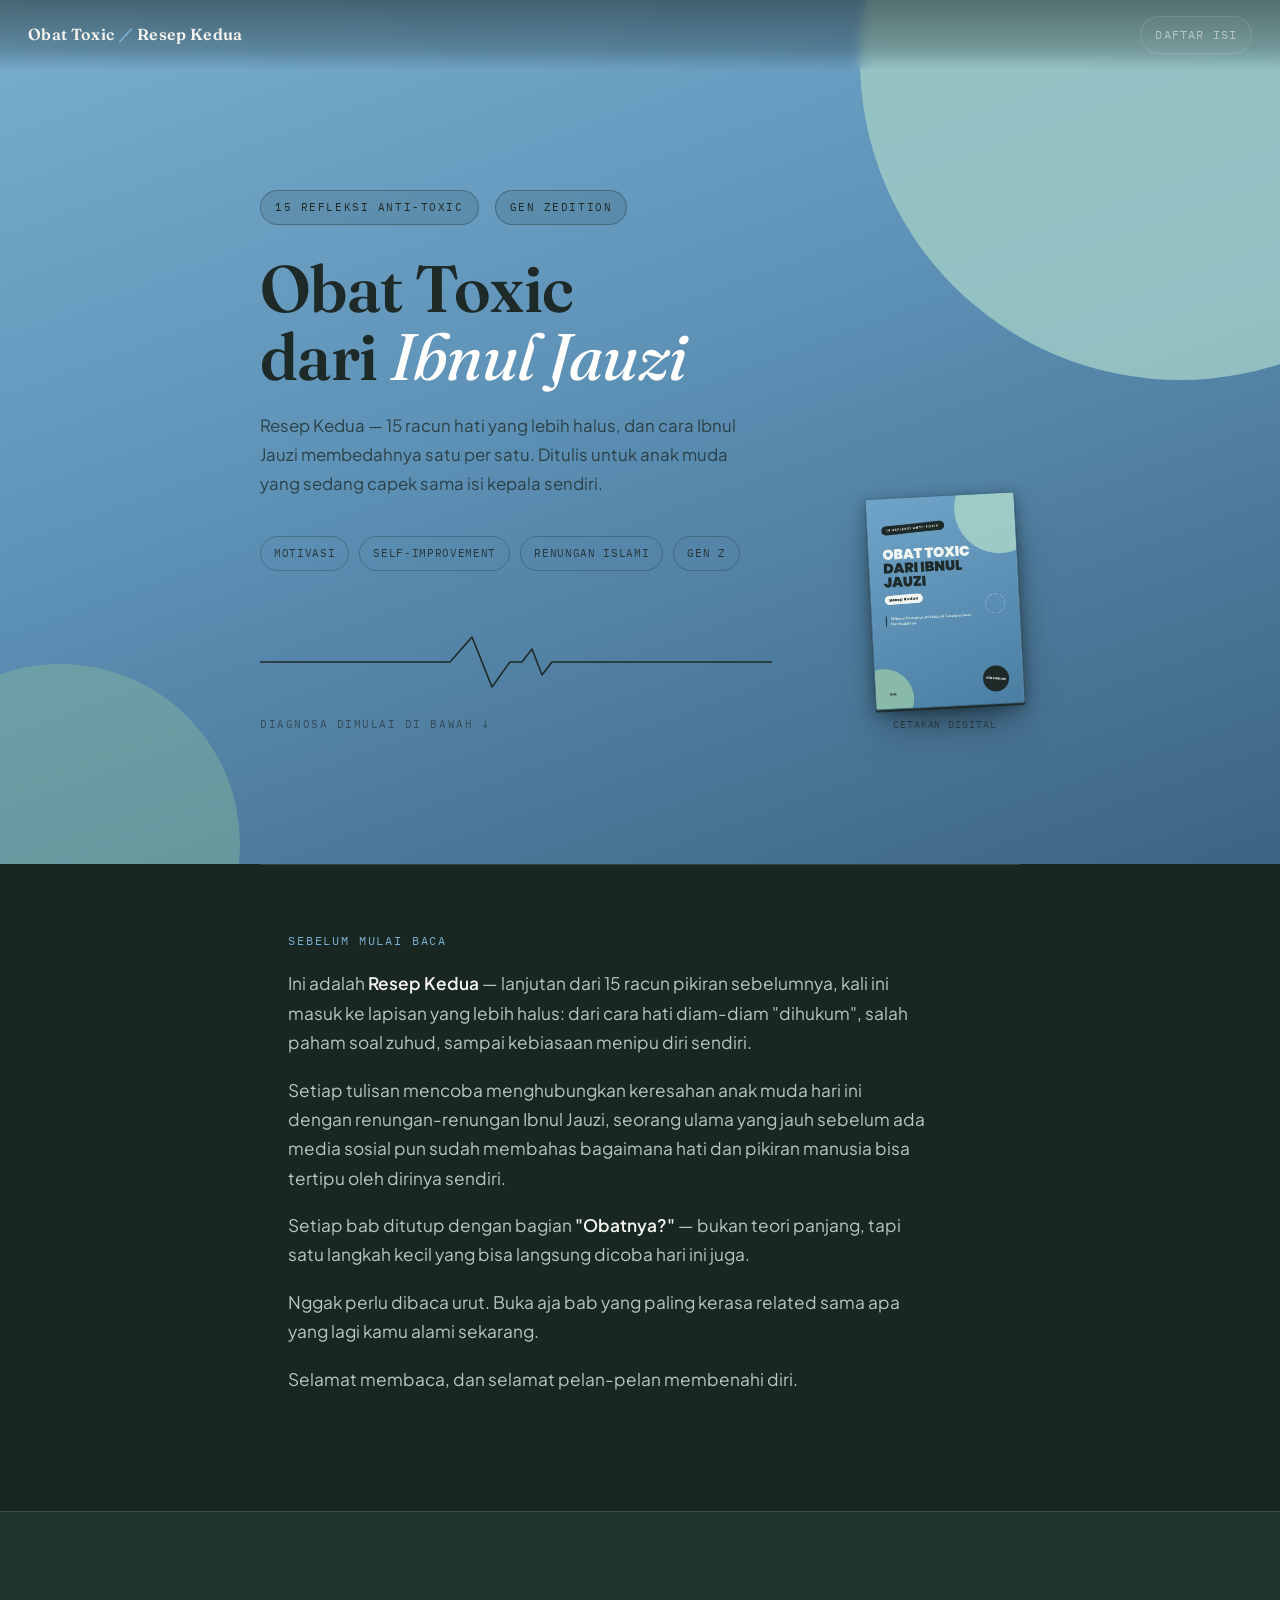
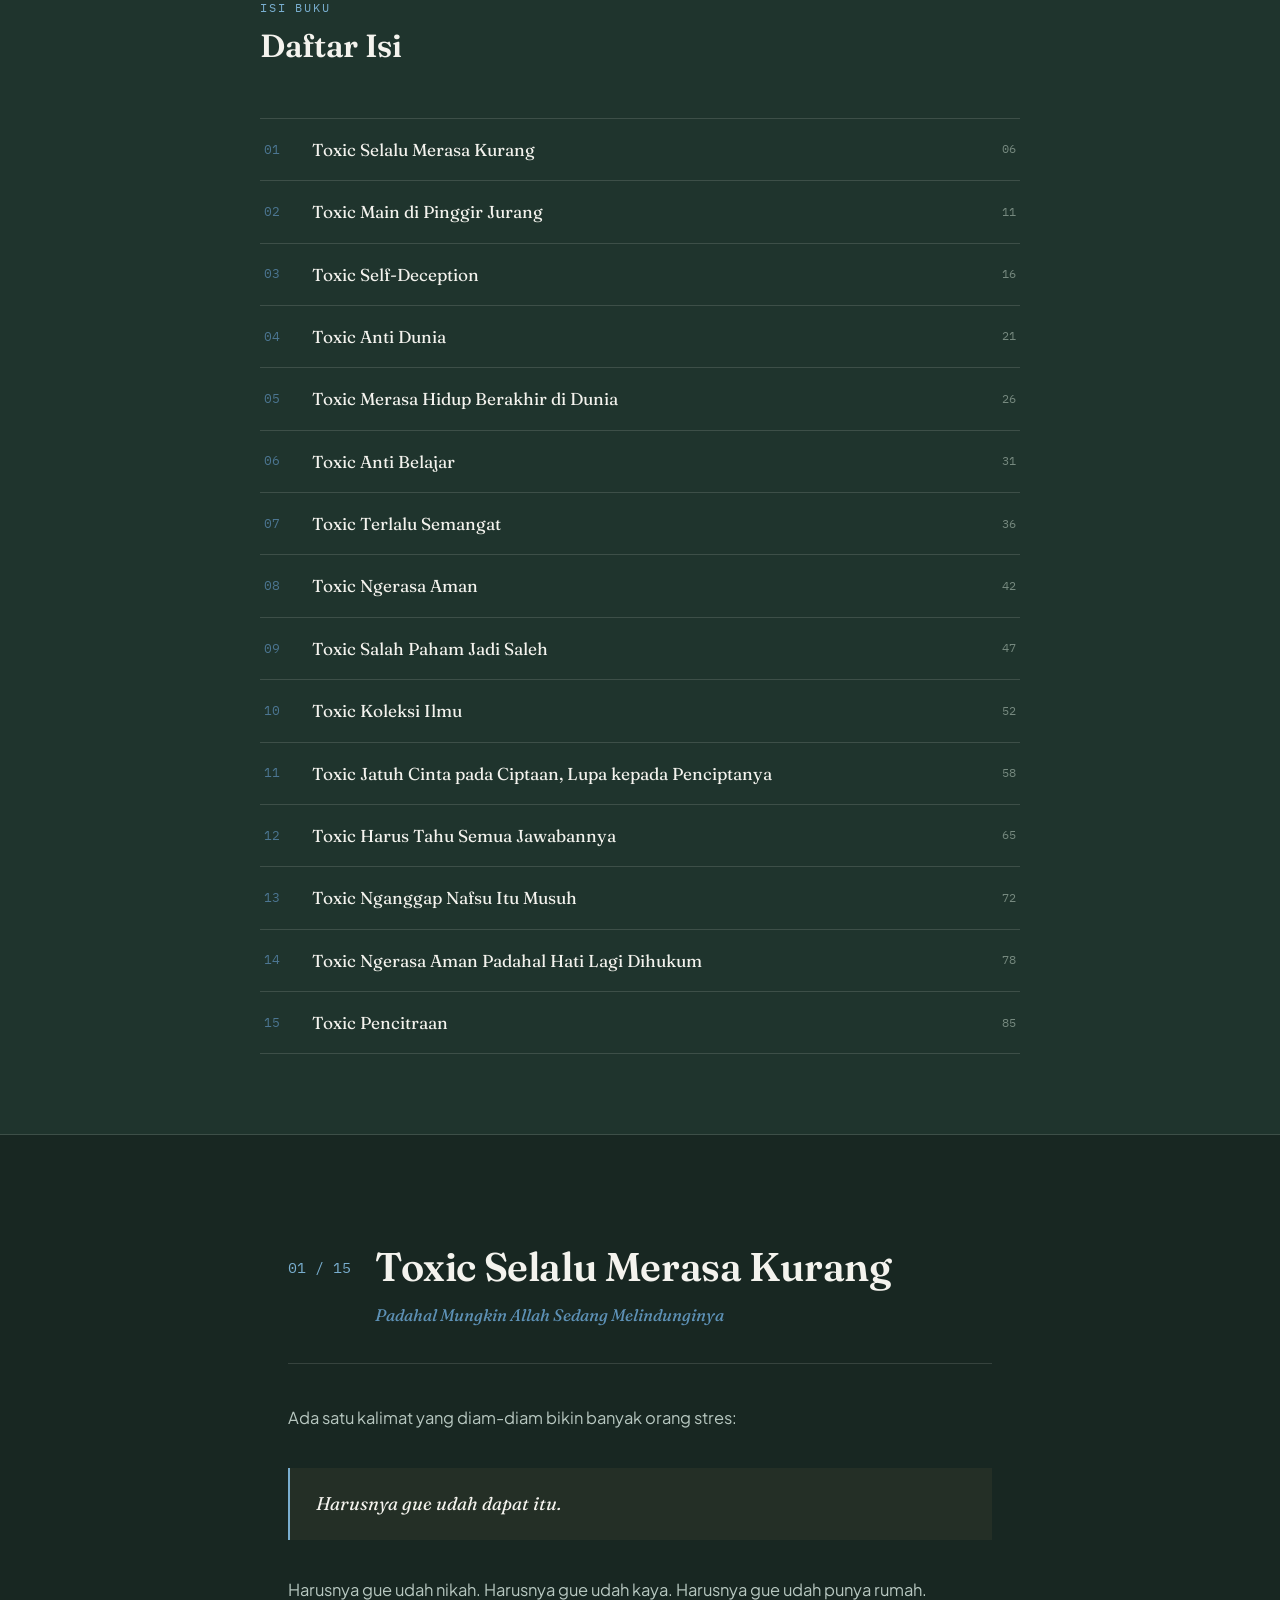
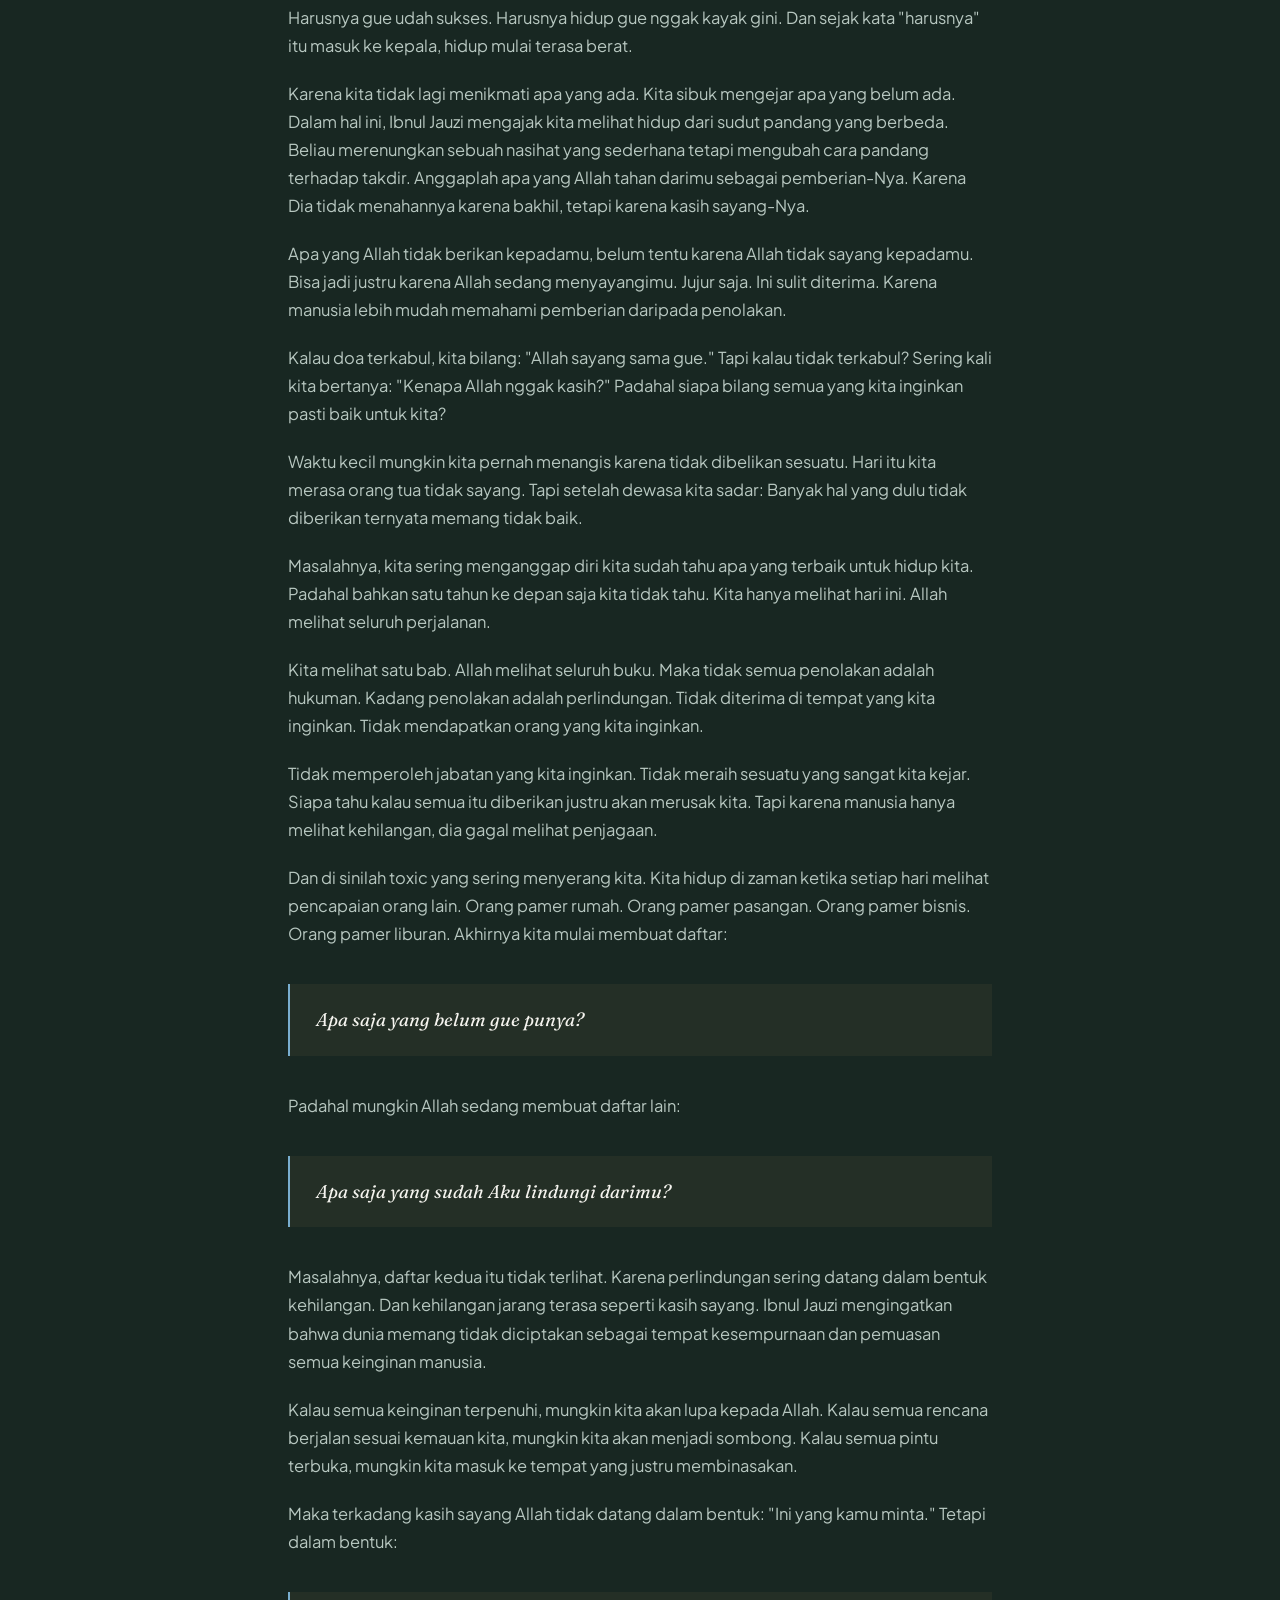
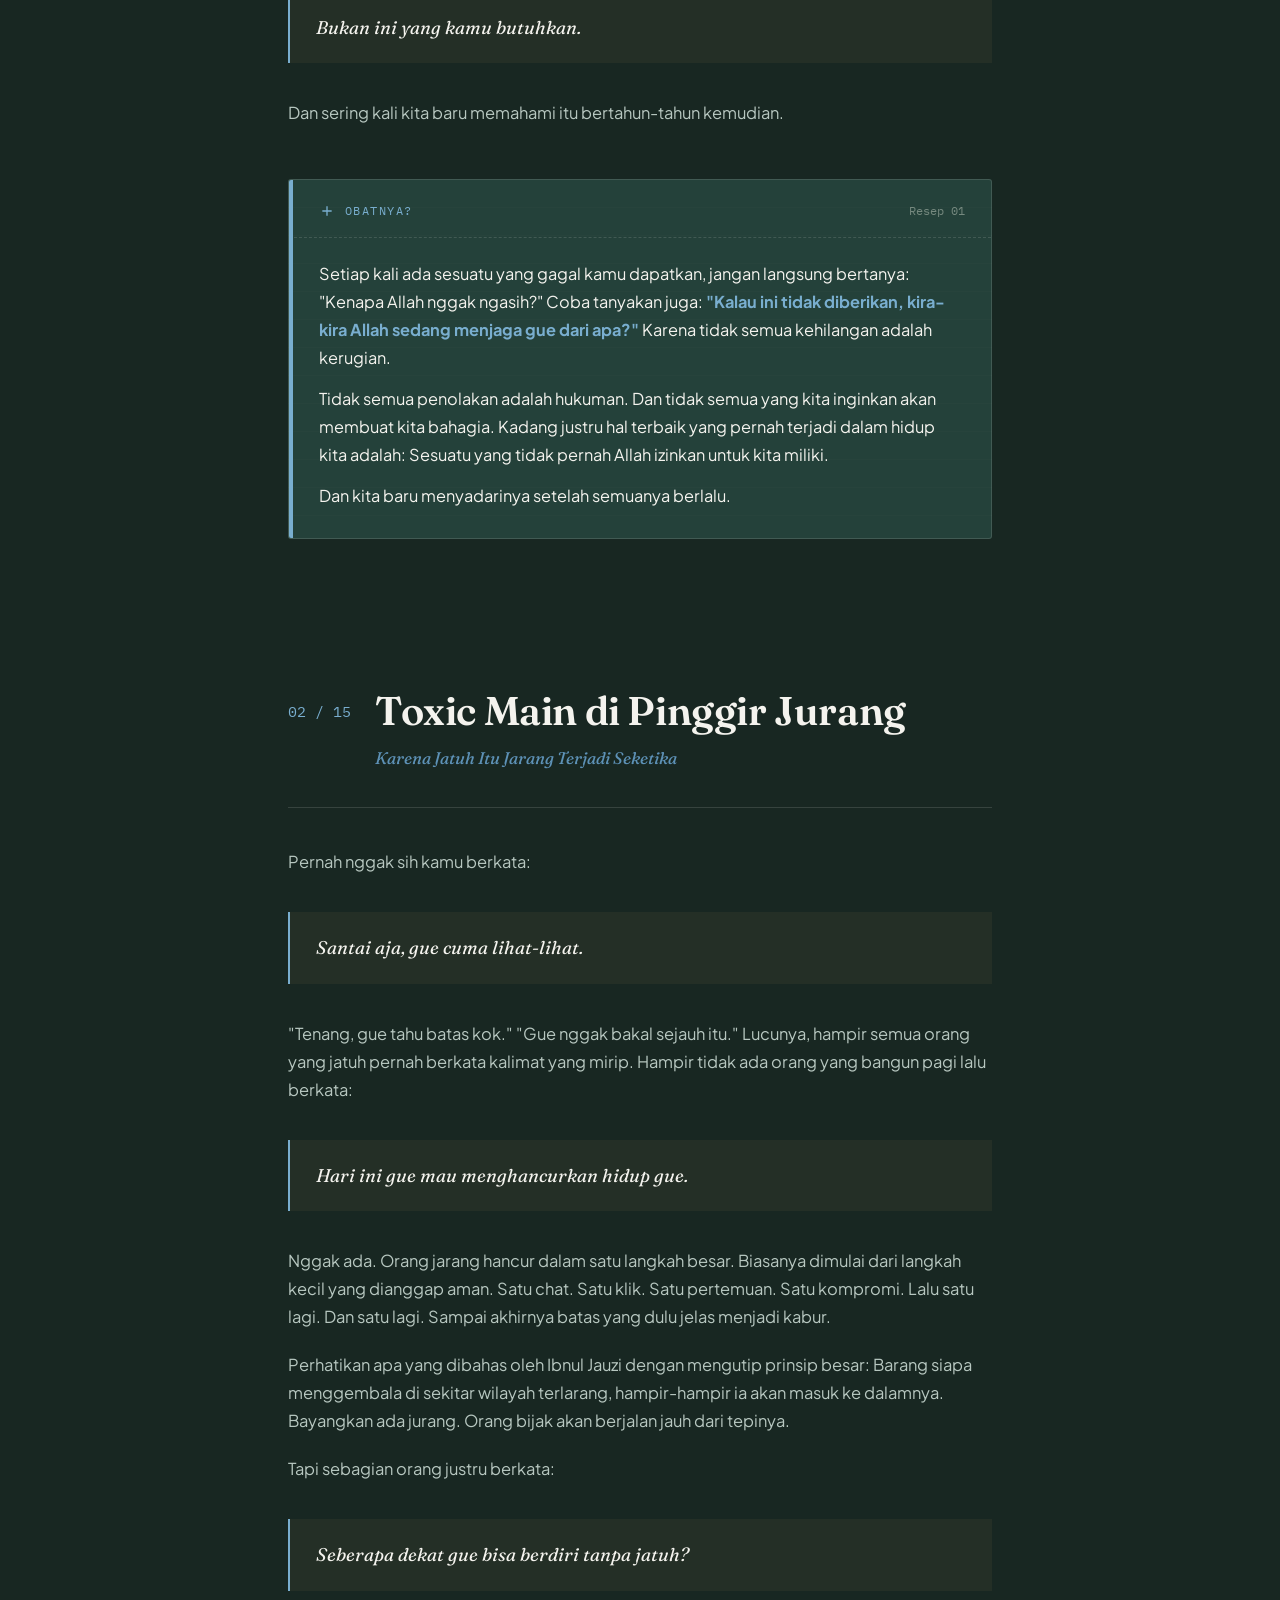
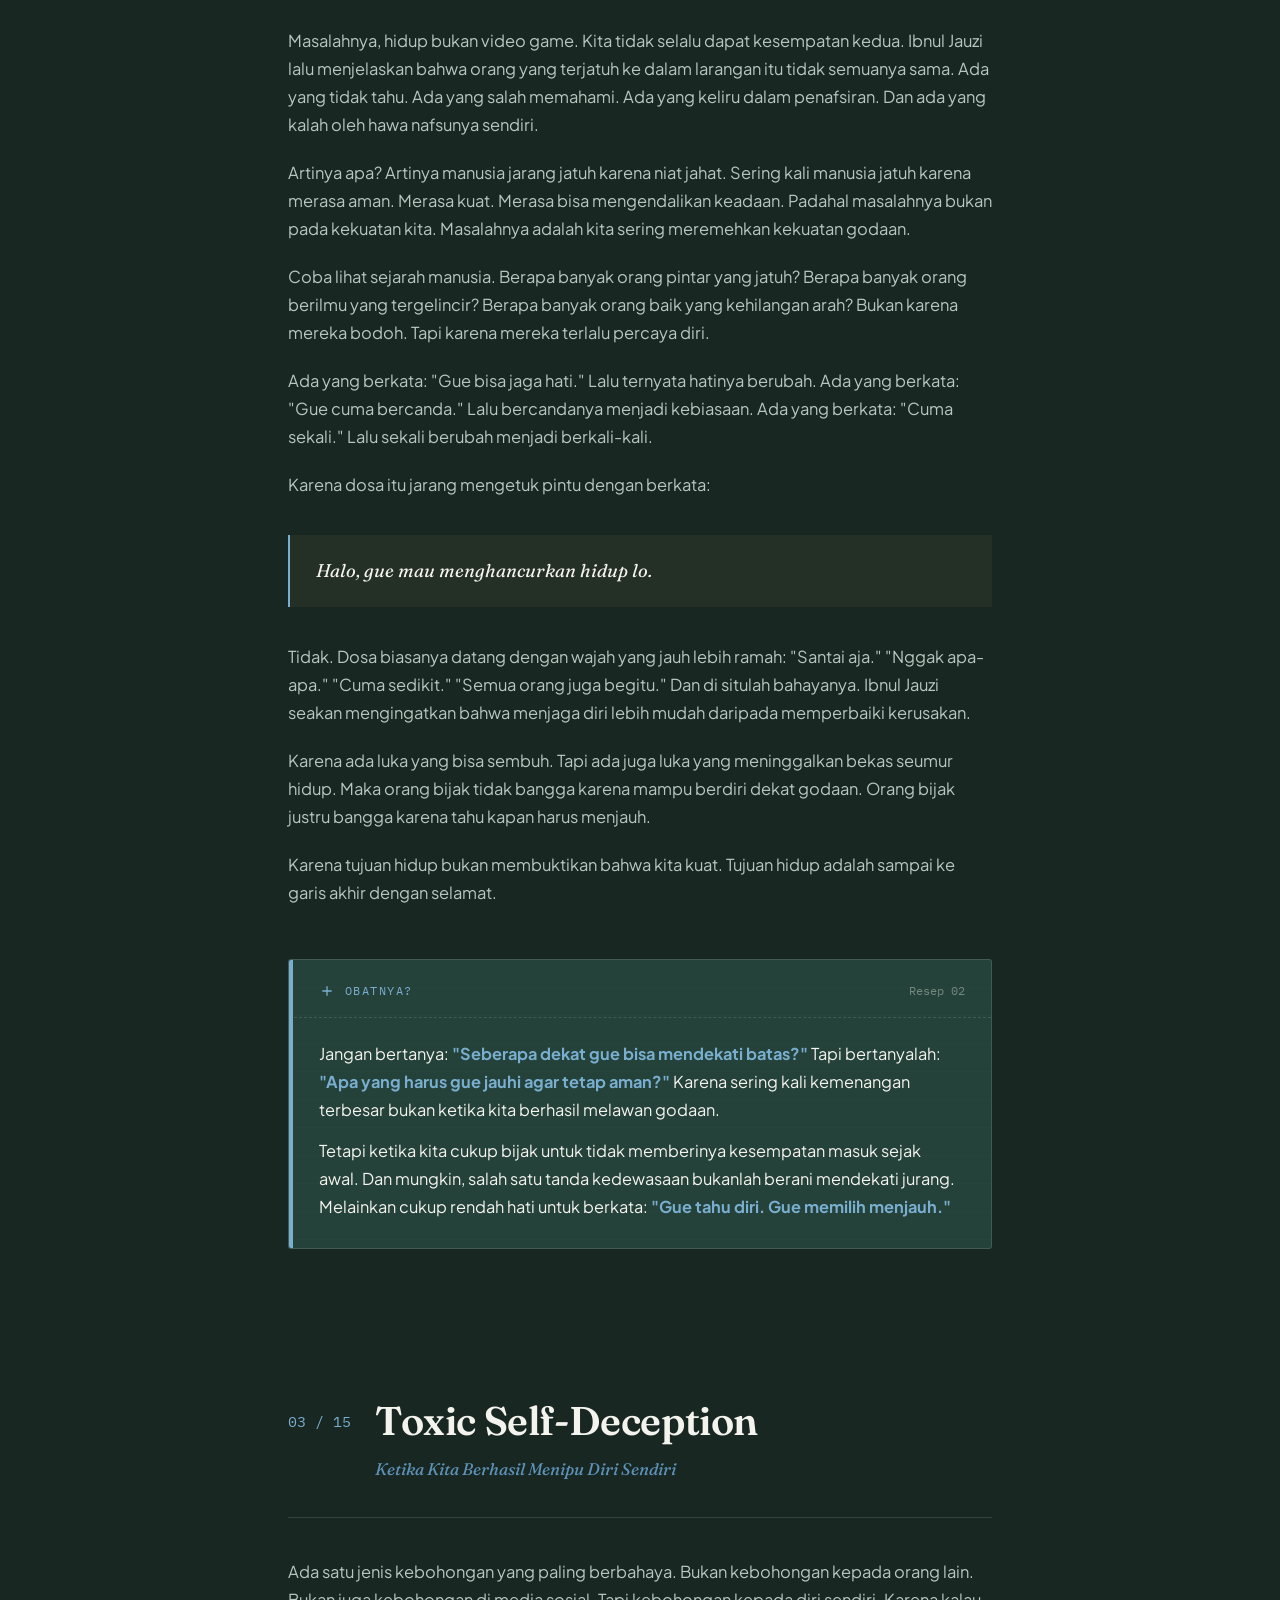
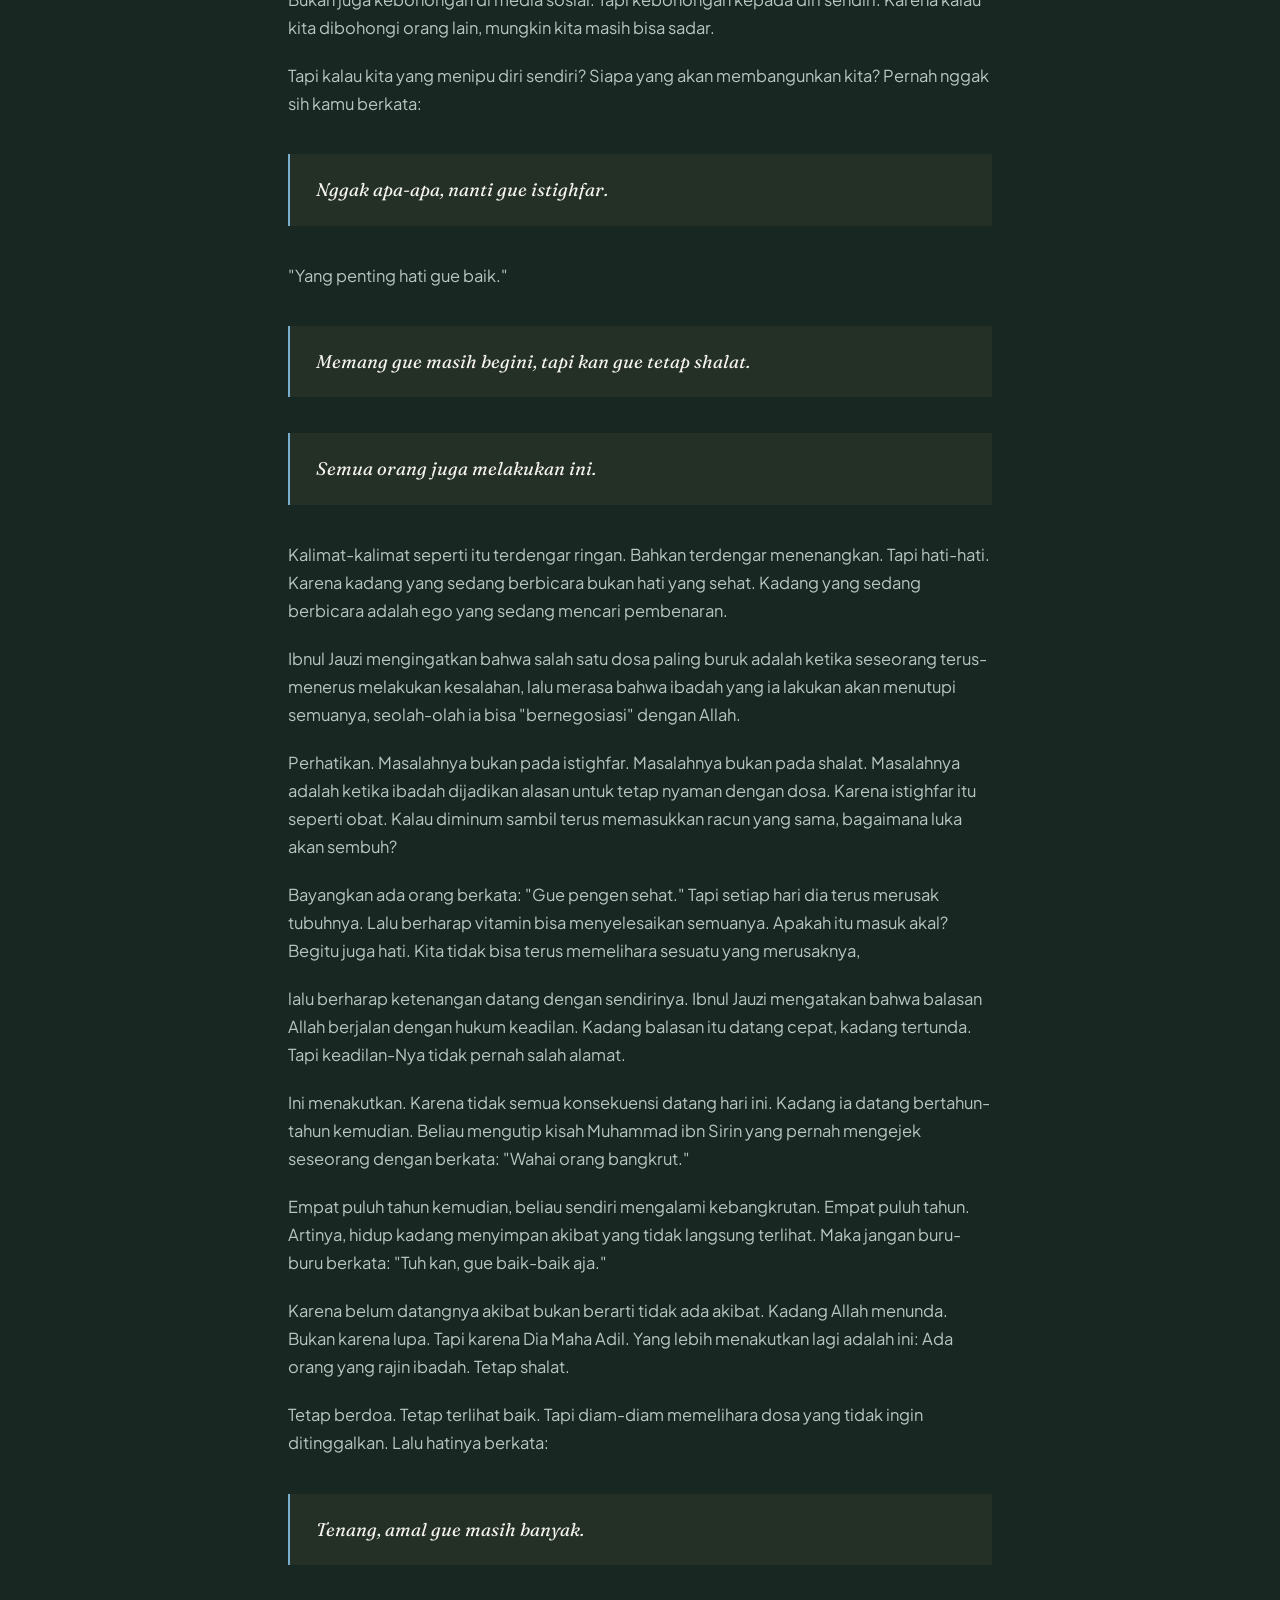
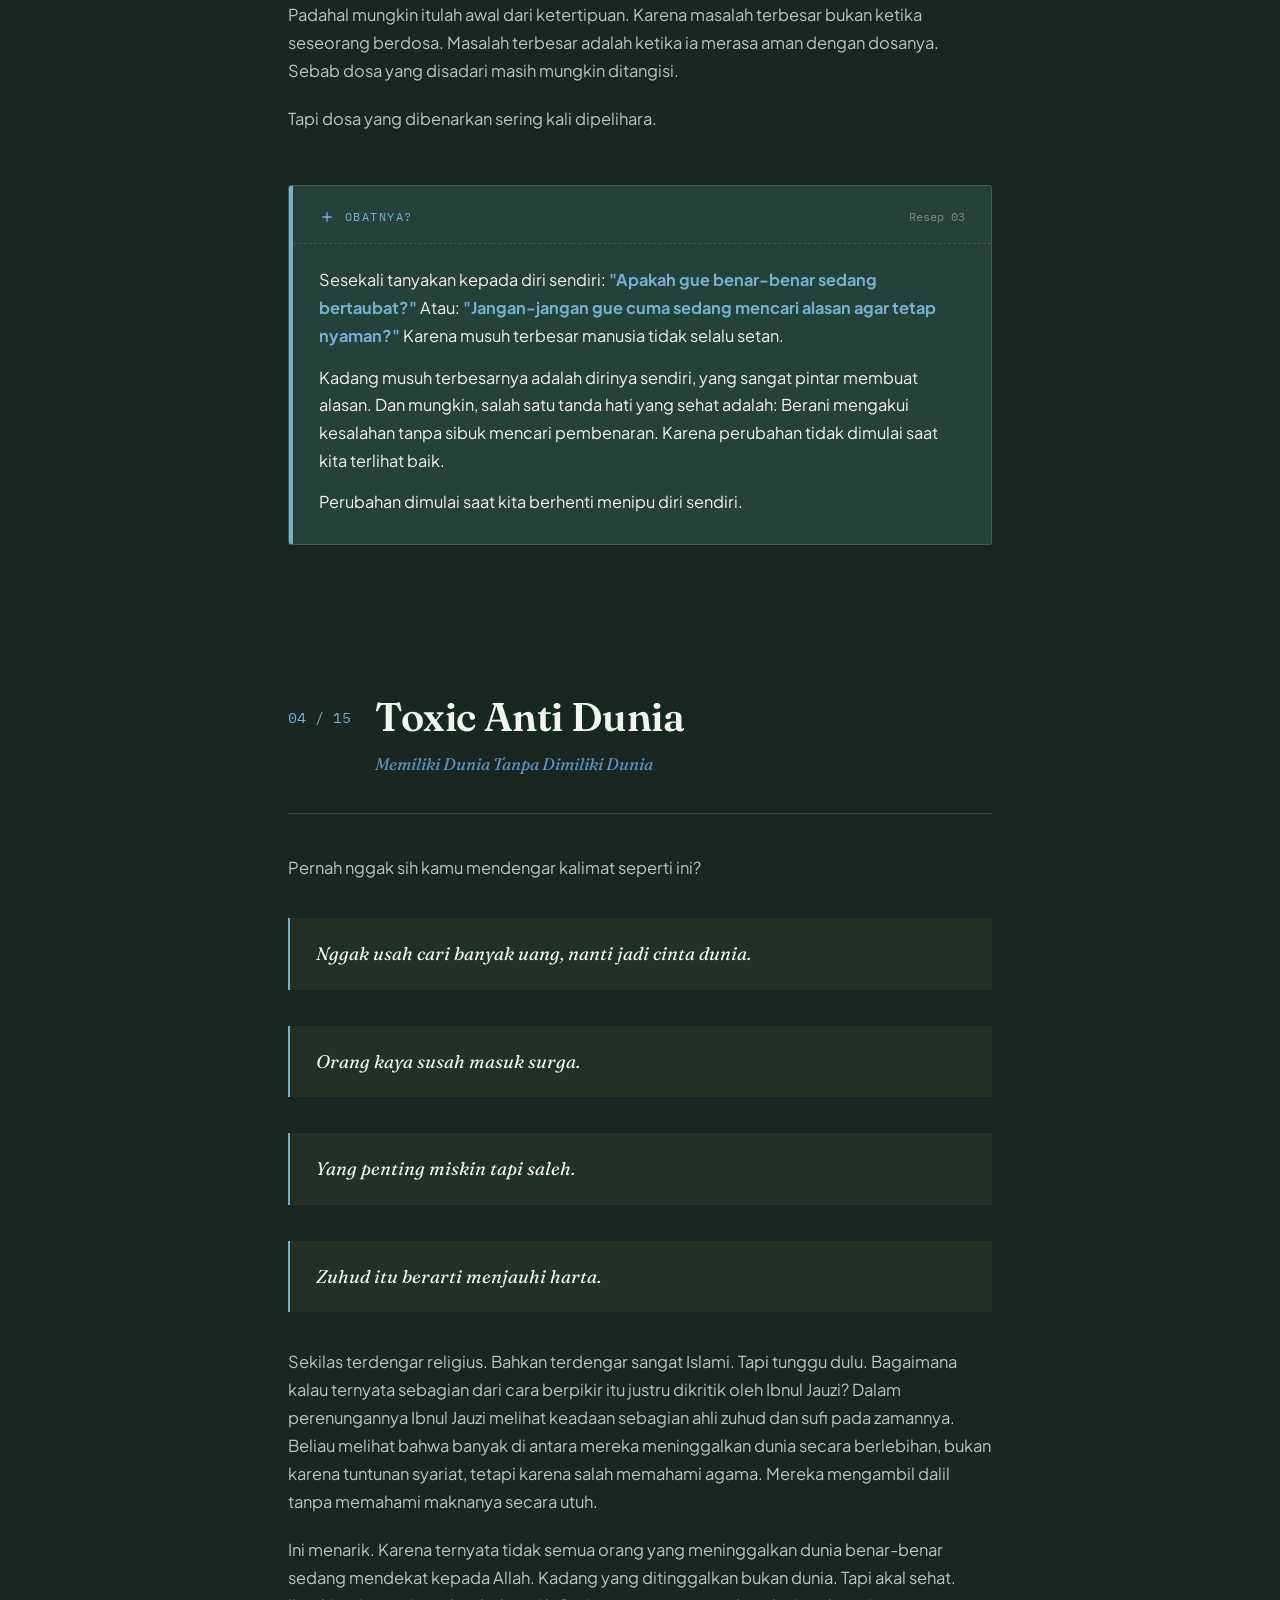
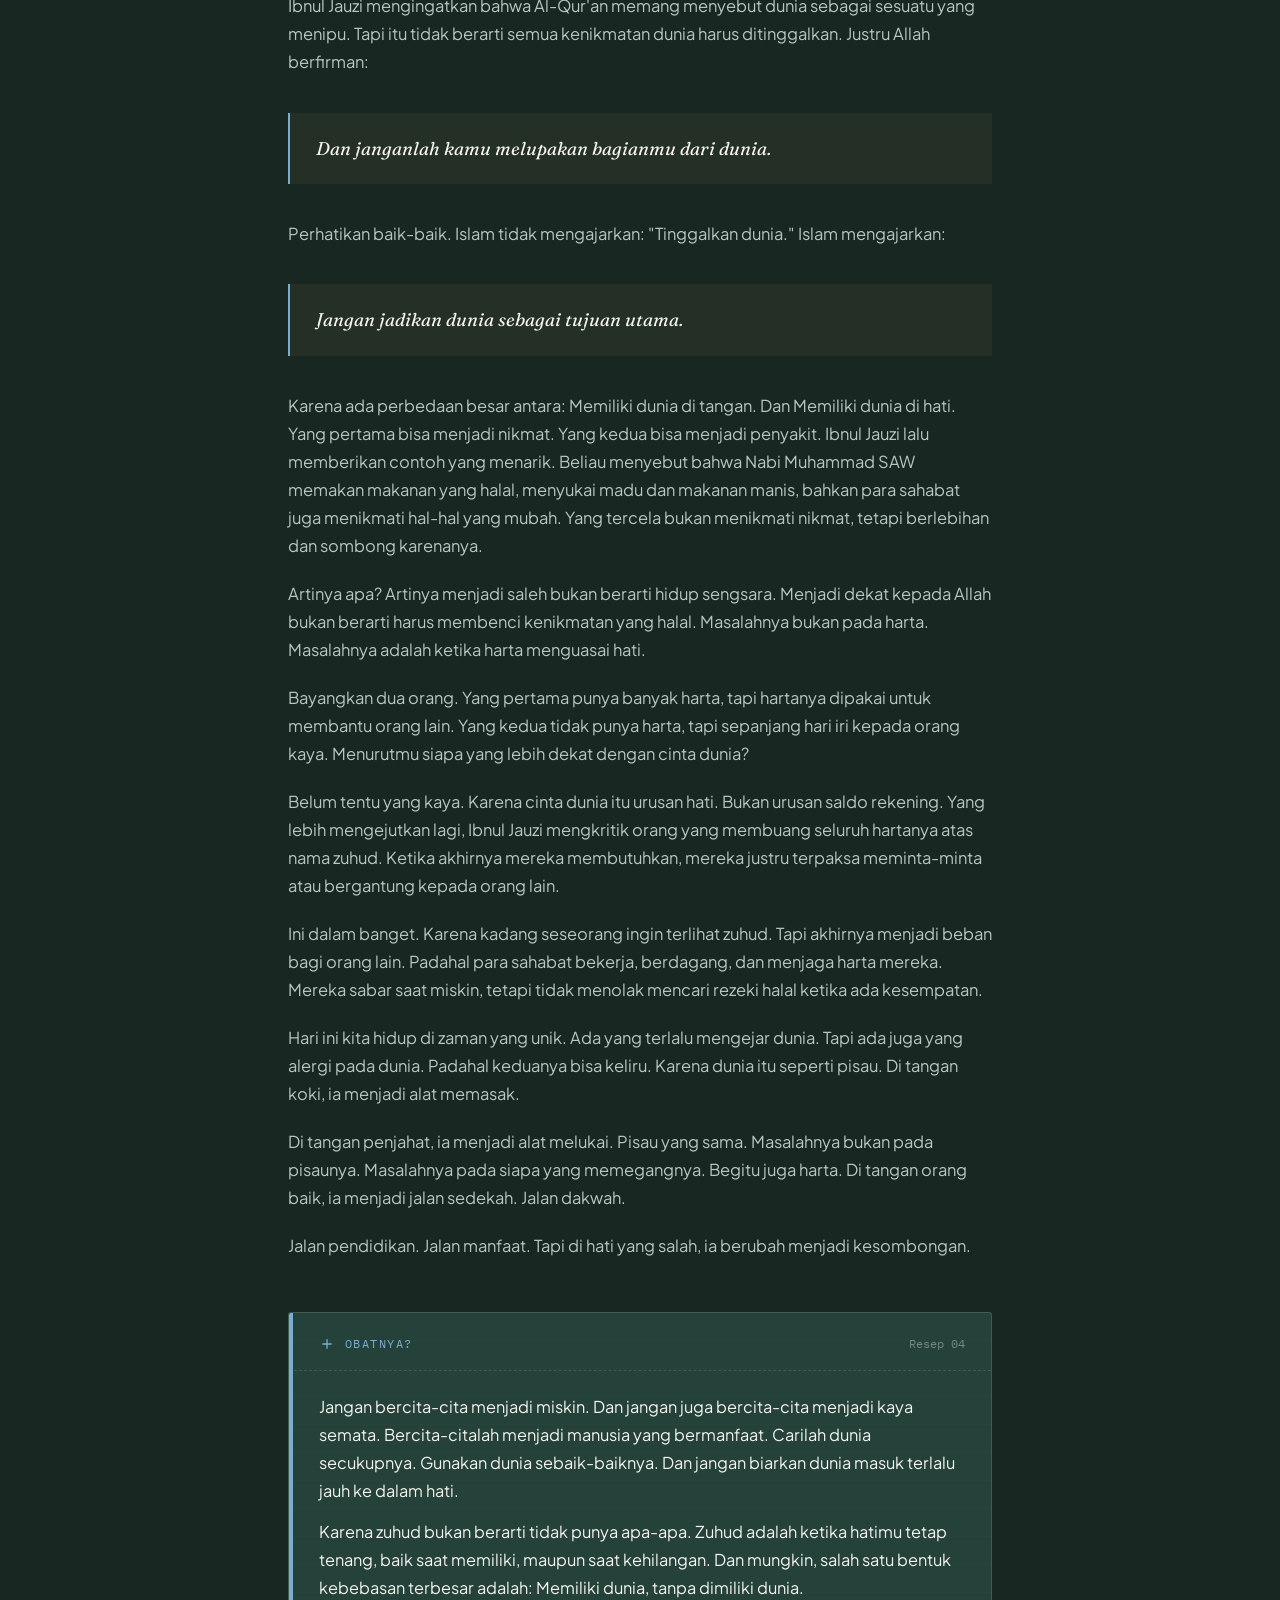
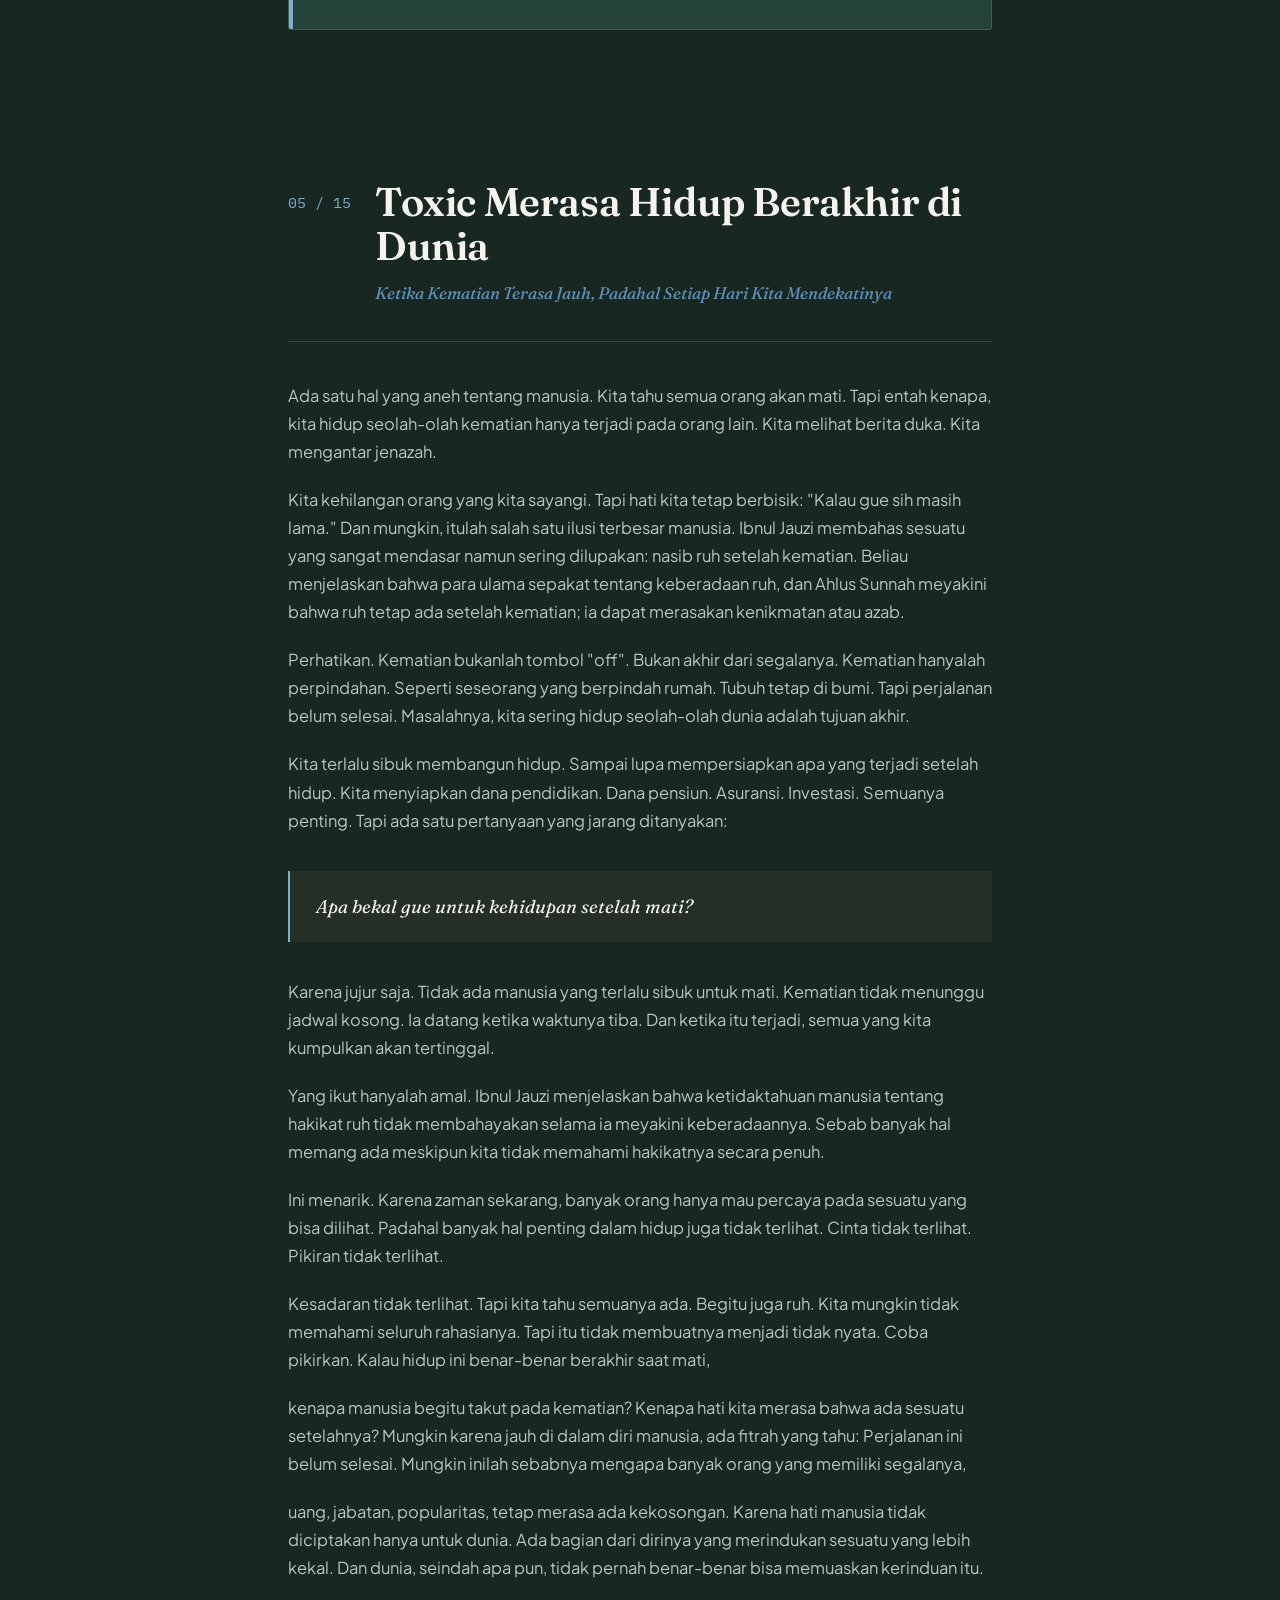
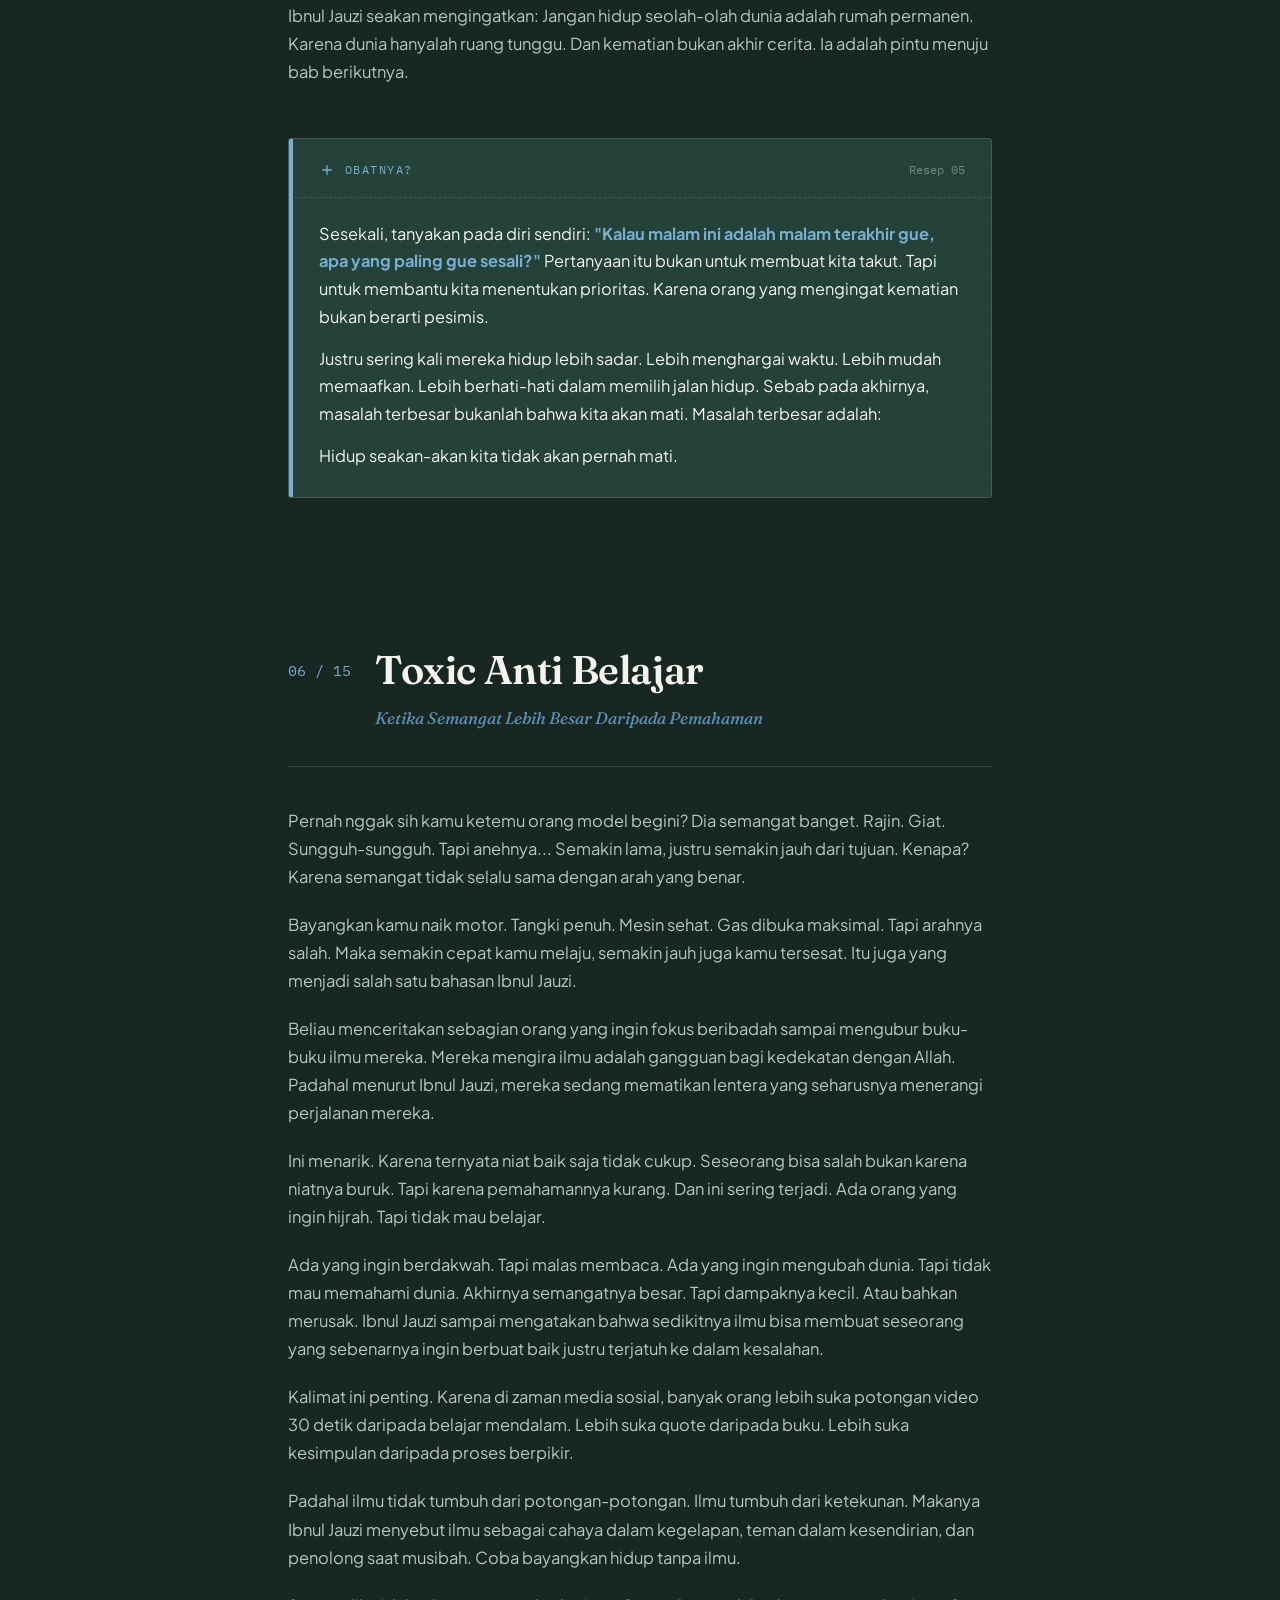
<file: book02 (2).html>
<!DOCTYPE html>
<html lang="id">
<head>
<meta charset="UTF-8">
<meta name="viewport" content="width=device-width, initial-scale=1.0">
<title>Obat Toxic dari Ibnul Jauzi — Resep Kedua</title>
<link rel="preconnect" href="https://fonts.googleapis.com">
<link rel="preconnect" href="https://fonts.gstatic.com" crossorigin>
<link href="https://fonts.googleapis.com/css2?family=Fraunces:ital,opsz,wght@0,9..144,300;0,9..144,450;0,9..144,600;0,9..144,700;1,9..144,450;1,9..144,600&family=Plus+Jakarta+Sans:ital,wght@0,400;0,500;0,600;0,700;1,400&family=IBM+Plex+Mono:wght@400;500&display=swap" rel="stylesheet">
<style>
  :root{
    /* palette pulled directly from the book cover */
    --bg: #182722;
    --bg-alt: #1f342d;
    --panel: #24413a;
    --line: rgba(242,241,235,0.14);
    --ink: #f4f3ee;
    --ink-dim: #b7c7c0;
    --ink-faint: #76897f;
    --blue: #5d91b6;
    --blue-light: #79aecf;
    --blue-deep: #3d6482;
    --mint: #9ecbc6;
    --mint-deep: #7fb09f;
    --amber: #79aecf;      /* repointed to cover blue for label/accent text */
    --amber-dim: #4c7692;  /* repointed to cover blue-deep */
    --navy: #1e2a28;       /* the dark stamp/title-bar navy from the cover */
    --radius: 2px;
    --wrap: 760px;
  }

  *{box-sizing:border-box;}
  html{scroll-behavior:smooth;}
  body{
    margin:0;
    background:var(--bg);
    color:var(--ink);
    font-family:'Plus Jakarta Sans', sans-serif;
    line-height:1.7;
    -webkit-font-smoothing:antialiased;
  }
  ::selection{background:var(--amber); color:#1a1108;}

  h1,h2,h3,.display{
    font-family:'Fraunces', serif;
    font-weight:600;
    letter-spacing:-0.01em;
    color:var(--ink);
    margin:0;
  }

  .label{
    font-family:'IBM Plex Mono', monospace;
    font-size:0.72rem;
    letter-spacing:0.16em;
    text-transform:uppercase;
    color:var(--amber);
  }

  a{color:inherit;}
  img{max-width:100%;}

  /* ===== background texture ===== */
  body::before{
    content:"";
    position:fixed; inset:0;
    background:
      radial-gradient(ellipse 900px 500px at 15% -5%, rgba(93,145,182,0.22), transparent 60%),
      radial-gradient(ellipse 700px 600px at 100% 20%, rgba(158,203,198,0.12), transparent 55%);
    pointer-events:none;
    z-index:0;
  }

  /* ===== top nav ===== */
  .topbar{
    position:fixed; top:0; left:0; right:0;
    z-index:50;
    display:flex; align-items:center; justify-content:space-between;
    padding:16px 28px;
    background:linear-gradient(180deg, rgba(30,42,40,0.55), rgba(30,42,40,0.28) 70%, transparent);
    backdrop-filter:blur(6px);
  }
  .topbar .brand{
    font-family:'Fraunces', serif;
    font-weight:600;
    font-size:1rem;
    letter-spacing:0.02em;
  }
  .topbar .brand span{color:var(--amber);}
  .topbar .nav-toggle{
    font-family:'IBM Plex Mono', monospace;
    font-size:0.72rem;
    letter-spacing:0.1em;
    text-transform:uppercase;
    border:1px solid var(--line);
    padding:8px 14px;
    border-radius:20px;
    color:var(--ink-dim);
    cursor:pointer;
    background:rgba(255,255,255,0.02);
    transition:border-color .2s, color .2s;
  }
  .nav-toggle:hover{border-color:var(--amber); color:var(--amber);}

  /* ===== side index (desktop) ===== */
  .index-panel{
    position:fixed;
    top:0; right:-320px;
    width:300px; height:100%;
    background:var(--bg-alt);
    border-left:1px solid var(--line);
    z-index:60;
    padding:90px 26px 40px;
    overflow-y:auto;
    transition:right .35s cubic-bezier(.6,0,.2,1);
  }
  .index-panel.open{right:0;}
  .index-panel .label{margin-bottom:18px; display:block;}
  .index-list{list-style:none; margin:0; padding:0;}
  .index-list li{border-bottom:1px solid var(--line);}
  .index-list a{
    display:flex; gap:12px; align-items:baseline;
    padding:11px 2px;
    font-size:0.88rem;
    color:var(--ink-dim);
    text-decoration:none;
    transition:color .2s, padding-left .2s;
  }
  .index-list a:hover{color:var(--mint); padding-left:6px;}
  .index-list .num{
    font-family:'IBM Plex Mono', monospace;
    font-size:0.72rem;
    color:var(--amber-dim);
    flex-shrink:0;
  }
  .index-backdrop{
    position:fixed; inset:0; background:rgba(0,0,0,0.4);
    z-index:55; opacity:0; pointer-events:none; transition:opacity .3s;
  }
  .index-backdrop.open{opacity:1; pointer-events:auto;}

  /* ===== hero ===== */
  .hero{
    position:relative; z-index:1;
    min-height:96vh;
    display:flex; flex-direction:column; justify-content:center;
    padding:150px 28px 90px;
    overflow:hidden;
    background:linear-gradient(160deg, var(--blue-light) 0%, var(--blue) 45%, var(--blue-deep) 100%);
    isolation:isolate;
  }
  .hero::before, .hero::after{
    content:"";
    position:absolute;
    border-radius:50%;
    z-index:0;
    pointer-events:none;
  }
  .hero::before{
    width:640px; height:640px;
    top:-260px; right:-220px;
    background:var(--mint);
    opacity:0.85;
  }
  .hero::after{
    width:360px; height:360px;
    bottom:-160px; left:-120px;
    background:var(--mint-deep);
    opacity:0.55;
  }
  .hero-content{
    position:relative; z-index:2;
    max-width:var(--wrap);
    margin:0 auto;
    width:100%;
  }
  .hero .eyebrow{
    display:flex; align-items:center; gap:16px;
    margin-bottom:30px;
    flex-wrap:wrap;
  }
  .eyebrow .badge{
    display:inline-block;
    font-family:'IBM Plex Mono', monospace;
    font-size:0.7rem;
    letter-spacing:0.14em;
    text-transform:uppercase;
    color:var(--navy);
    background:rgba(30,42,40,0.12);
    border:1px solid rgba(30,42,40,0.35);
    padding:7px 14px;
    border-radius:20px;
  }
  .hero-grid{
    display:flex;
    align-items:flex-end;
    gap:40px;
  }
  .hero-text{flex:1; min-width:260px;}
  .hero h1{
    font-size:clamp(2.4rem, 6.4vw, 4.1rem);
    line-height:1.03;
    font-weight:600;
    color:var(--navy);
  }
  .hero h1 em{
    font-style:italic;
    font-weight:450;
    color:#fdfdfb;
  }
  .hero .sub{
    margin-top:22px;
    max-width:480px;
    color:rgba(30,42,40,0.78);
    font-size:1.05rem;
  }
  .hero .meta-row{
    margin-top:38px;
    display:flex; flex-wrap:wrap; gap:10px;
  }
  .pill{
    font-family:'IBM Plex Mono', monospace;
    font-size:0.7rem;
    letter-spacing:0.06em;
    text-transform:uppercase;
    border:1px solid rgba(30,42,40,0.3);
    padding:7px 13px;
    border-radius:20px;
    color:rgba(30,42,40,0.85);
  }

  /* small book cover thumbnail beside the title */
  .book-thumb{
    flex-shrink:0;
    width:150px;
    display:flex;
    flex-direction:column;
    align-items:center;
    gap:10px;
  }
  .book-thumb img{
    width:100%;
    display:block;
    border-radius:3px;
    box-shadow:
      0 2px 0 rgba(30,42,40,0.9),
      0 22px 40px -12px rgba(10,16,15,0.55),
      0 4px 14px rgba(10,16,15,0.35);
    transform:rotate(-3deg);
    transition:transform .35s ease;
    border:1px solid rgba(30,42,40,0.25);
  }
  .book-thumb:hover img{transform:rotate(0deg) translateY(-4px);}
  .book-thumb .cap{
    font-family:'IBM Plex Mono', monospace;
    font-size:0.62rem;
    letter-spacing:0.1em;
    text-transform:uppercase;
    color:rgba(30,42,40,0.65);
    text-align:center;
  }
  @media (max-width:640px){
    .hero-grid{flex-direction:column-reverse; align-items:flex-start; gap:26px;}
    .book-thumb{width:118px; align-self:flex-start;}
  }

  /* pulse line */
  .pulse-wrap{
    margin-top:56px;
    width:100%;
    max-width:560px;
  }
  .pulse-wrap svg{width:100%; height:auto; display:block;}
  .pulse-line{
    fill:none;
    stroke:var(--navy);
    stroke-width:1.6;
    stroke-linecap:round;
    stroke-linejoin:round;
    stroke-dasharray:600;
    stroke-dashoffset:600;
    animation:draw 3.2s ease-out forwards .3s;
  }
  @keyframes draw{ to{stroke-dashoffset:0;} }
  .scroll-cue{
    margin-top:18px;
    font-family:'IBM Plex Mono', monospace;
    font-size:0.68rem;
    letter-spacing:0.14em;
    text-transform:uppercase;
    color:rgba(30,42,40,0.6);
  }

  /* ===== intro / sebelum mulai baca ===== */
  .intro{
    position:relative; z-index:1;
    max-width:var(--wrap);
    margin:0 auto;
    padding:60px 28px 100px;
    border-top:1px solid var(--line);
  }
  .intro .label{margin-bottom:22px;}
  .intro p{
    font-size:1.08rem;
    color:var(--ink-dim);
    max-width:640px;
  }
  .intro p + p{margin-top:18px;}
  .intro strong{color:var(--ink); font-weight:600;}

  /* ===== table of contents ===== */
  .toc{
    position:relative; z-index:1;
    background:var(--bg-alt);
    border-top:1px solid var(--line);
    border-bottom:1px solid var(--line);
    padding:80px 28px;
  }
  .toc-inner{max-width:var(--wrap); margin:0 auto;}
  .toc .label{margin-bottom:8px;}
  .toc h2{font-size:2rem; margin-bottom:44px; font-weight:600;}
  .toc-grid{
    display:grid;
    grid-template-columns:1fr;
    border-top:1px solid var(--line);
  }
  .toc-item{
    display:flex; align-items:center; gap:22px;
    padding:16px 4px;
    border-bottom:1px solid var(--line);
    text-decoration:none;
    transition:padding-left .25s;
  }
  .toc-item:hover{padding-left:10px;}
  .toc-item:hover .toc-title{color:var(--mint);}
  .toc-item .toc-num{
    font-family:'IBM Plex Mono', monospace;
    font-size:0.8rem;
    color:var(--amber-dim);
    width:26px;
    flex-shrink:0;
  }
  .toc-item .toc-title{
    font-family:'Fraunces', serif;
    font-size:1.08rem;
    color:var(--ink);
    transition:color .2s;
    flex:1;
  }
  .toc-item .toc-page{
    font-family:'IBM Plex Mono', monospace;
    font-size:0.75rem;
    color:var(--ink-faint);
  }

  /* ===== chapters ===== */
  .chapter{
    position:relative; z-index:1;
    max-width:var(--wrap);
    margin:0 auto;
    padding:110px 28px 40px;
    scroll-margin-top:80px;
    opacity:0; transform:translateY(18px);
    transition:opacity .7s ease, transform .7s ease;
  }
  .chapter.in-view{opacity:1; transform:translateY(0);}

  .chapter-head{
    display:flex; align-items:flex-start; gap:24px;
    padding-bottom:34px;
    border-bottom:1px solid var(--line);
    margin-bottom:40px;
  }
  .chapter-head .big-num{
    font-family:'IBM Plex Mono', monospace;
    font-size:0.95rem;
    color:var(--amber);
    padding-top:10px;
    flex-shrink:0;
  }
  .chapter-head h2{
    font-size:clamp(1.8rem, 4vw, 2.5rem);
    line-height:1.08;
    font-weight:600;
  }
  .chapter-head .chapter-sub{
    margin-top:12px;
    font-style:italic;
    color:var(--blue);
    font-family:'Fraunces', serif;
    font-weight:450;
    font-size:1.05rem;
  }

  .chapter-body p{
    margin:0 0 20px;
    color:var(--ink-dim);
    font-size:1.03rem;
  }
  .chapter-body p.lede{
    color:var(--ink);
    font-size:1.15rem;
  }
  .chapter-body p.tight{ margin-bottom:4px; }

  .chapter-body blockquote{
    margin:36px 0;
    padding:22px 26px;
    border-left:2px solid var(--amber);
    background:rgba(227,177,102,0.06);
    font-family:'Fraunces', serif;
    font-style:italic;
    font-size:1.15rem;
    color:var(--ink);
    line-height:1.5;
  }

  /* resep card — the signature element */
  .resep{
    margin-top:52px;
    border:1px solid var(--line);
    background:
      repeating-linear-gradient(180deg, transparent, transparent 27px, rgba(242,237,225,0.025) 28px),
      var(--panel);
    border-radius:3px;
    padding:0;
    position:relative;
    overflow:hidden;
  }
  .resep::before{
    content:"";
    position:absolute; left:0; top:0; bottom:0; width:4px;
    background:var(--amber);
  }
  .resep-head{
    display:flex; align-items:center; justify-content:space-between;
    padding:20px 26px 16px 30px;
    border-bottom:1px dashed var(--line);
  }
  .resep-head .rx{
    display:flex; align-items:center; gap:10px;
    font-family:'IBM Plex Mono', monospace;
    font-size:0.78rem;
    letter-spacing:0.12em;
    text-transform:uppercase;
    color:var(--amber);
  }
  .resep-head .rx svg{width:16px; height:16px;}
  .resep-head .resep-no{
    font-family:'IBM Plex Mono', monospace;
    font-size:0.72rem;
    color:var(--ink-faint);
  }
  .resep-body{
    padding:22px 30px 28px;
  }
  .resep-body p{
    color:var(--ink);
    font-size:1.02rem;
    margin:0 0 14px;
  }
  .resep-body p:last-child{margin-bottom:0;}
  .resep-body strong{color:var(--amber);}

  .chapter-close{
    margin-top:22px;
    padding-top:22px;
    text-align:right;
    font-family:'IBM Plex Mono', monospace;
    font-size:0.68rem;
    letter-spacing:0.12em;
    text-transform:uppercase;
    color:var(--ink-faint);
  }

  /* ===== closing / about ===== */
  .closing{
    position:relative; z-index:1;
    background:var(--bg-alt);
    border-top:1px solid var(--line);
    padding:110px 28px 60px;
    text-align:center;
  }
  .closing-inner{max-width:600px; margin:0 auto;}
  .closing h2{font-size:1.9rem; margin-bottom:22px;}
  .closing p{color:var(--ink-dim); font-size:1.05rem; margin-bottom:14px;}

  .about{
    max-width:var(--wrap);
    margin:0 auto;
    padding:70px 28px 90px;
    position:relative; z-index:1;
  }
  .about .label{margin-bottom:16px;}
  .about h3{font-size:1.3rem; margin-bottom:18px; font-weight:600;}
  .about p{color:var(--ink-dim); margin-bottom:24px; max-width:560px;}
  .tags{display:flex; flex-wrap:wrap; gap:10px;}

  footer{
    padding:34px 28px 50px;
    text-align:center;
    font-family:'IBM Plex Mono', monospace;
    font-size:0.7rem;
    letter-spacing:0.08em;
    color:var(--ink-faint);
    position:relative; z-index:1;
  }

  /* ===== download CTA ===== */
  .download-cta{
    position:relative; z-index:1;
    background:var(--panel);
    border-top:1px solid var(--line);
    border-bottom:1px solid var(--line);
    padding:90px 28px;
    text-align:center;
  }
  .download-cta-inner{max-width:520px; margin:0 auto;}
  .download-cta .label{margin-bottom:16px; color:var(--mint);}
  .download-cta h2{font-size:1.9rem; margin-bottom:16px;}
  .download-cta p{color:var(--ink-dim); font-size:1.02rem; margin-bottom:34px;}
  .btn-download{
    display:inline-flex;
    align-items:center;
    gap:10px;
    background:var(--blue);
    color:#0f1a17;
    font-family:'IBM Plex Mono', monospace;
    font-size:0.78rem;
    font-weight:500;
    letter-spacing:0.1em;
    text-transform:uppercase;
    border:none;
    border-radius:30px;
    padding:16px 30px;
    cursor:pointer;
    transition:background .25s ease, transform .25s ease;
  }
  .btn-download:hover{background:var(--blue-light); transform:translateY(-2px);}
  .btn-download svg{width:16px; height:16px; flex-shrink:0;}

  /* ===== modal ===== */
  .modal-backdrop{
    position:fixed; inset:0;
    background:rgba(9,14,12,0.72);
    backdrop-filter:blur(3px);
    display:flex; align-items:center; justify-content:center;
    padding:20px;
    z-index:200;
    opacity:0; pointer-events:none;
    transition:opacity .3s ease;
  }
  .modal-backdrop.open{opacity:1; pointer-events:auto;}
  .modal-box{
    width:100%; max-width:420px;
    max-height:88vh;
    overflow-y:auto;
    background:var(--bg-alt);
    border:1px solid var(--line);
    border-radius:4px;
    padding:34px 28px 30px;
    position:relative;
    transform:translateY(16px) scale(0.98);
    transition:transform .3s ease;
  }
  .modal-backdrop.open .modal-box{transform:translateY(0) scale(1);}
  .modal-close{
    position:absolute; top:16px; right:16px;
    width:30px; height:30px;
    display:flex; align-items:center; justify-content:center;
    background:transparent;
    border:1px solid var(--line);
    border-radius:50%;
    color:var(--ink-dim);
    font-size:1rem;
    line-height:1;
    cursor:pointer;
  }
  .modal-close:hover{color:var(--ink); border-color:var(--ink-dim);}
  .modal-box h3{font-size:1.15rem; margin-bottom:4px;}
  .modal-box .label{margin-bottom:14px;}

  .qris-panel{
    background:var(--panel);
    border:1px solid var(--line);
    border-radius:3px;
    padding:22px;
    text-align:center;
    margin-bottom:22px;
  }
  .qris-code{
    width:190px; height:190px;
    margin:0 auto 14px;
    background:#fdfdfb;
    border-radius:3px;
    display:flex; align-items:center; justify-content:center;
    overflow:hidden;
  }
  .qris-code svg{width:100%; height:100%; display:block;}
  .qris-amount{font-family:'Fraunces', serif; font-size:1.5rem; color:var(--ink); margin-bottom:4px;}
  .qris-note{font-family:'IBM Plex Mono', monospace; font-size:0.68rem; letter-spacing:0.06em; color:var(--ink-faint); text-transform:uppercase;}

  .confirm-form{display:flex; flex-direction:column; gap:14px;}
  .confirm-form label{
    font-family:'IBM Plex Mono', monospace;
    font-size:0.68rem;
    letter-spacing:0.08em;
    text-transform:uppercase;
    color:var(--ink-faint);
    display:block;
    margin-bottom:6px;
  }
  .confirm-form input,
  .confirm-form textarea{
    width:100%;
    background:var(--bg);
    border:1px solid var(--line);
    border-radius:3px;
    padding:11px 13px;
    color:var(--ink);
    font-family:'Plus Jakarta Sans', sans-serif;
    font-size:0.92rem;
  }
  .confirm-form input:focus,
  .confirm-form textarea:focus{outline:none; border-color:var(--blue);}
  .confirm-form textarea{resize:vertical; min-height:60px;}
  .confirm-check{
    display:flex; align-items:flex-start; gap:9px;
    font-size:0.85rem;
    color:var(--ink-dim);
  }
  .confirm-check input{width:auto; margin-top:3px;}
  .confirm-error{
    font-size:0.78rem;
    color:#e08a8a;
    display:none;
  }
  .confirm-error.show{display:block;}
  .btn-submit{
    margin-top:6px;
    background:var(--mint-deep);
    color:#0f1a17;
    border:none;
    border-radius:30px;
    padding:14px 20px;
    font-family:'IBM Plex Mono', monospace;
    font-size:0.75rem;
    font-weight:500;
    letter-spacing:0.1em;
    text-transform:uppercase;
    cursor:pointer;
    transition:background .25s ease;
  }
  .btn-submit:hover{background:var(--mint);}
  .btn-submit:disabled{opacity:0.55; cursor:not-allowed;}

  .modal-success{display:none; text-align:center; padding:10px 0 4px;}
  .modal-success.show{display:block;}
  .modal-success .check{
    width:52px; height:52px; margin:0 auto 18px;
    border-radius:50%;
    background:var(--mint-deep);
    display:flex; align-items:center; justify-content:center;
  }
  .modal-success .check svg{width:24px; height:24px;}
  .modal-success h3{margin-bottom:10px;}
  .modal-success p{color:var(--ink-dim); font-size:0.92rem; margin-bottom:4px;}

  @media (max-width:640px){
    .topbar{padding:14px 18px;}
    .hero{padding:120px 20px 60px;}
    .chapter{padding:80px 20px 20px;}
    .chapter-head{gap:14px;}
    .toc, .intro, .closing, .about{padding-left:20px; padding-right:20px;}
    .resep-head, .resep-body{padding-left:20px; padding-right:20px;}
    .index-panel{width:82%; right:-100%;}
    .download-cta{padding:70px 20px;}
    .modal-box{padding:28px 20px 24px;}
  }

  @media (prefers-reduced-motion: reduce){
    html{scroll-behavior:auto;}
    .pulse-line{animation:none; stroke-dashoffset:0;}
    .chapter{opacity:1; transform:none; transition:none;}
  }

</style>
</head>
<body>

<div class="topbar">
  <div class="brand">Obat Toxic <span>／</span> Resep Kedua</div>
  <div class="nav-toggle" id="navToggle">Daftar Isi</div>
</div>

<div class="index-backdrop" id="indexBackdrop"></div>
<nav class="index-panel" id="indexPanel">
  <span class="label">Daftar Isi</span>
  <ul class="index-list">
    <li><a href="#ch1"><span class="num">01</span> Toxic Selalu Merasa Kurang</a></li>
    <li><a href="#ch2"><span class="num">02</span> Toxic Main di Pinggir Jurang</a></li>
    <li><a href="#ch3"><span class="num">03</span> Toxic Self-Deception</a></li>
    <li><a href="#ch4"><span class="num">04</span> Toxic Anti Dunia</a></li>
    <li><a href="#ch5"><span class="num">05</span> Toxic Merasa Hidup Berakhir di Dunia</a></li>
    <li><a href="#ch6"><span class="num">06</span> Toxic Anti Belajar</a></li>
    <li><a href="#ch7"><span class="num">07</span> Toxic Terlalu Semangat</a></li>
    <li><a href="#ch8"><span class="num">08</span> Toxic Ngerasa Aman</a></li>
    <li><a href="#ch9"><span class="num">09</span> Toxic Salah Paham Jadi Saleh</a></li>
    <li><a href="#ch10"><span class="num">10</span> Toxic Koleksi Ilmu</a></li>
    <li><a href="#ch11"><span class="num">11</span> Toxic Jatuh Cinta pada Ciptaan, Lupa kepada Penciptanya</a></li>
    <li><a href="#ch12"><span class="num">12</span> Toxic Harus Tahu Semua Jawabannya</a></li>
    <li><a href="#ch13"><span class="num">13</span> Toxic Nganggap Nafsu Itu Musuh</a></li>
    <li><a href="#ch14"><span class="num">14</span> Toxic Ngerasa Aman Padahal Hati Lagi Dihukum</a></li>
    <li><a href="#ch15"><span class="num">15</span> Toxic Pencitraan</a></li>
  </ul>
</nav>

<!-- ============ HERO ============ -->
<section class="hero">
  <div class="hero-content">
    <div class="eyebrow">
      <span class="badge">15 Refleksi Anti-Toxic</span>
      <span class="badge">Gen Zedition</span>
    </div>
    <div class="hero-grid">
      <div class="hero-text">
        <h1>Obat Toxic<br>dari <em>Ibnul Jauzi</em></h1>
        <p class="sub">Resep Kedua — 15 racun hati yang lebih halus, dan cara Ibnul Jauzi membedahnya satu per satu. Ditulis untuk anak muda yang sedang capek sama isi kepala sendiri.</p>
        <div class="meta-row">
          <span class="pill">Motivasi</span>
          <span class="pill">Self-Improvement</span>
          <span class="pill">Renungan Islami</span>
          <span class="pill">Gen Z</span>
        </div>
        <div class="pulse-wrap">
          <svg viewBox="0 0 560 70" xmlns="http://www.w3.org/2000/svg">
            <path class="pulse-line" d="M0 35 H190 L212 10 L232 60 L250 35 L262 35 L272 22 L282 48 L292 35 H560" />
          </svg>
          <div class="scroll-cue">Diagnosa dimulai di bawah ↓</div>
        </div>
      </div>
      <div class="book-thumb">
        <img src="[data-uri]" alt="Sampul buku Obat Toxic dari Ibnul Jauzi — Resep Kedua">
        <span class="cap">Cetakan Digital</span>
      </div>
    </div>
  </div>
</section>

<!-- ============ INTRO ============ -->
<section class="intro">
  <span class="label">Sebelum Mulai Baca</span>
  <p>Ini adalah <strong>Resep Kedua</strong> — lanjutan dari 15 racun pikiran sebelumnya, kali ini masuk ke lapisan yang lebih halus: dari cara hati diam-diam "dihukum", salah paham soal zuhud, sampai kebiasaan menipu diri sendiri.</p>
  <p>Setiap tulisan mencoba menghubungkan keresahan anak muda hari ini dengan renungan-renungan Ibnul Jauzi, seorang ulama yang jauh sebelum ada media sosial pun sudah membahas bagaimana hati dan pikiran manusia bisa tertipu oleh dirinya sendiri.</p>
  <p>Setiap bab ditutup dengan bagian <strong>"Obatnya?"</strong> — bukan teori panjang, tapi satu langkah kecil yang bisa langsung dicoba hari ini juga.</p>
  <p>Nggak perlu dibaca urut. Buka aja bab yang paling kerasa related sama apa yang lagi kamu alami sekarang.</p>
  <p>Selamat membaca, dan selamat pelan-pelan membenahi diri.</p>
</section>

<!-- ============ TOC ============ -->
<section class="toc">
  <div class="toc-inner">
    <span class="label">Isi Buku</span>
    <h2>Daftar Isi</h2>
    <div class="toc-grid">
      <a class="toc-item" href="#ch1"><span class="toc-num">01</span><span class="toc-title">Toxic Selalu Merasa Kurang</span><span class="toc-page">06</span></a>
      <a class="toc-item" href="#ch2"><span class="toc-num">02</span><span class="toc-title">Toxic Main di Pinggir Jurang</span><span class="toc-page">11</span></a>
      <a class="toc-item" href="#ch3"><span class="toc-num">03</span><span class="toc-title">Toxic Self-Deception</span><span class="toc-page">16</span></a>
      <a class="toc-item" href="#ch4"><span class="toc-num">04</span><span class="toc-title">Toxic Anti Dunia</span><span class="toc-page">21</span></a>
      <a class="toc-item" href="#ch5"><span class="toc-num">05</span><span class="toc-title">Toxic Merasa Hidup Berakhir di Dunia</span><span class="toc-page">26</span></a>
      <a class="toc-item" href="#ch6"><span class="toc-num">06</span><span class="toc-title">Toxic Anti Belajar</span><span class="toc-page">31</span></a>
      <a class="toc-item" href="#ch7"><span class="toc-num">07</span><span class="toc-title">Toxic Terlalu Semangat</span><span class="toc-page">36</span></a>
      <a class="toc-item" href="#ch8"><span class="toc-num">08</span><span class="toc-title">Toxic Ngerasa Aman</span><span class="toc-page">42</span></a>
      <a class="toc-item" href="#ch9"><span class="toc-num">09</span><span class="toc-title">Toxic Salah Paham Jadi Saleh</span><span class="toc-page">47</span></a>
      <a class="toc-item" href="#ch10"><span class="toc-num">10</span><span class="toc-title">Toxic Koleksi Ilmu</span><span class="toc-page">52</span></a>
      <a class="toc-item" href="#ch11"><span class="toc-num">11</span><span class="toc-title">Toxic Jatuh Cinta pada Ciptaan, Lupa kepada Penciptanya</span><span class="toc-page">58</span></a>
      <a class="toc-item" href="#ch12"><span class="toc-num">12</span><span class="toc-title">Toxic Harus Tahu Semua Jawabannya</span><span class="toc-page">65</span></a>
      <a class="toc-item" href="#ch13"><span class="toc-num">13</span><span class="toc-title">Toxic Nganggap Nafsu Itu Musuh</span><span class="toc-page">72</span></a>
      <a class="toc-item" href="#ch14"><span class="toc-num">14</span><span class="toc-title">Toxic Ngerasa Aman Padahal Hati Lagi Dihukum</span><span class="toc-page">78</span></a>
      <a class="toc-item" href="#ch15"><span class="toc-num">15</span><span class="toc-title">Toxic Pencitraan</span><span class="toc-page">85</span></a>
    </div>
  </div>
</section>


<article class="chapter" id="ch1">
  <div class="chapter-head">
    <span class="big-num">01 / 15</span>
    <div>
      <h2>Toxic Selalu Merasa Kurang</h2>
      <div class="chapter-sub">Padahal Mungkin Allah Sedang Melindunginya</div>
    </div>
  </div>
  <div class="chapter-body">
    <p>Ada satu kalimat yang diam-diam bikin banyak orang stres:</p>
    <blockquote>Harusnya gue udah dapat itu.</blockquote>
    <p>Harusnya gue udah nikah. Harusnya gue udah kaya. Harusnya gue udah punya rumah. Harusnya gue udah sukses. Harusnya hidup gue nggak kayak gini. Dan sejak kata "harusnya" itu masuk ke kepala, hidup mulai terasa berat.</p>
    <p>Karena kita tidak lagi menikmati apa yang ada. Kita sibuk mengejar apa yang belum ada. Dalam hal ini, Ibnul Jauzi mengajak kita melihat hidup dari sudut pandang yang berbeda. Beliau merenungkan sebuah nasihat yang sederhana tetapi mengubah cara pandang terhadap takdir. Anggaplah apa yang Allah tahan darimu sebagai pemberian-Nya. Karena Dia tidak menahannya karena bakhil, tetapi karena kasih sayang-Nya.</p>
    <p>Apa yang Allah tidak berikan kepadamu, belum tentu karena Allah tidak sayang kepadamu. Bisa jadi justru karena Allah sedang menyayangimu. Jujur saja. Ini sulit diterima. Karena manusia lebih mudah memahami pemberian daripada penolakan.</p>
    <p>Kalau doa terkabul, kita bilang: "Allah sayang sama gue." Tapi kalau tidak terkabul? Sering kali kita bertanya: "Kenapa Allah nggak kasih?" Padahal siapa bilang semua yang kita inginkan pasti baik untuk kita?</p>
    <p>Waktu kecil mungkin kita pernah menangis karena tidak dibelikan sesuatu. Hari itu kita merasa orang tua tidak sayang. Tapi setelah dewasa kita sadar: Banyak hal yang dulu tidak diberikan ternyata memang tidak baik.</p>
    <p>Masalahnya, kita sering menganggap diri kita sudah tahu apa yang terbaik untuk hidup kita. Padahal bahkan satu tahun ke depan saja kita tidak tahu. Kita hanya melihat hari ini. Allah melihat seluruh perjalanan.</p>
    <p>Kita melihat satu bab. Allah melihat seluruh buku. Maka tidak semua penolakan adalah hukuman. Kadang penolakan adalah perlindungan. Tidak diterima di tempat yang kita inginkan. Tidak mendapatkan orang yang kita inginkan.</p>
    <p>Tidak memperoleh jabatan yang kita inginkan. Tidak meraih sesuatu yang sangat kita kejar. Siapa tahu kalau semua itu diberikan justru akan merusak kita. Tapi karena manusia hanya melihat kehilangan, dia gagal melihat penjagaan.</p>
    <p>Dan di sinilah toxic yang sering menyerang kita. Kita hidup di zaman ketika setiap hari melihat pencapaian orang lain. Orang pamer rumah. Orang pamer pasangan. Orang pamer bisnis. Orang pamer liburan. Akhirnya kita mulai membuat daftar:</p>
    <blockquote>Apa saja yang belum gue punya?</blockquote>
    <p>Padahal mungkin Allah sedang membuat daftar lain:</p>
    <blockquote>Apa saja yang sudah Aku lindungi darimu?</blockquote>
    <p>Masalahnya, daftar kedua itu tidak terlihat. Karena perlindungan sering datang dalam bentuk kehilangan. Dan kehilangan jarang terasa seperti kasih sayang. Ibnul Jauzi mengingatkan bahwa dunia memang tidak diciptakan sebagai tempat kesempurnaan dan pemuasan semua keinginan manusia.</p>
    <p>Kalau semua keinginan terpenuhi, mungkin kita akan lupa kepada Allah. Kalau semua rencana berjalan sesuai kemauan kita, mungkin kita akan menjadi sombong. Kalau semua pintu terbuka, mungkin kita masuk ke tempat yang justru membinasakan.</p>
    <p>Maka terkadang kasih sayang Allah tidak datang dalam bentuk: "Ini yang kamu minta." Tetapi dalam bentuk:</p>
    <blockquote>Bukan ini yang kamu butuhkan.</blockquote>
    <p>Dan sering kali kita baru memahami itu bertahun-tahun kemudian.</p>
    
    <div class="resep">
      <div class="resep-head">
        <div class="rx"><svg viewBox="0 0 24 24" fill="none" stroke="currentColor" stroke-width="2"><path d="M12 5v14M5 12h14"/></svg> Obatnya?</div>
        <span class="resep-no">Resep 01</span>
      </div>
      <div class="resep-body">
        <p>Setiap kali ada sesuatu yang gagal kamu dapatkan, jangan langsung bertanya: "Kenapa Allah nggak ngasih?" Coba tanyakan juga: <strong>"Kalau ini tidak diberikan, kira-kira Allah sedang menjaga gue dari apa?"</strong> Karena tidak semua kehilangan adalah kerugian.</p>
        <p>Tidak semua penolakan adalah hukuman. Dan tidak semua yang kita inginkan akan membuat kita bahagia. Kadang justru hal terbaik yang pernah terjadi dalam hidup kita adalah: Sesuatu yang tidak pernah Allah izinkan untuk kita miliki.</p>
        <p>Dan kita baru menyadarinya setelah semuanya berlalu.</p>
      </div>
    </div>
  </div>
</article>

<article class="chapter" id="ch2">
  <div class="chapter-head">
    <span class="big-num">02 / 15</span>
    <div>
      <h2>Toxic Main di Pinggir Jurang</h2>
      <div class="chapter-sub">Karena Jatuh Itu Jarang Terjadi Seketika</div>
    </div>
  </div>
  <div class="chapter-body">
    <p>Pernah nggak sih kamu berkata:</p>
    <blockquote>Santai aja, gue cuma lihat-lihat.</blockquote>
    <p>"Tenang, gue tahu batas kok." "Gue nggak bakal sejauh itu." Lucunya, hampir semua orang yang jatuh pernah berkata kalimat yang mirip. Hampir tidak ada orang yang bangun pagi lalu berkata:</p>
    <blockquote>Hari ini gue mau menghancurkan hidup gue.</blockquote>
    <p>Nggak ada. Orang jarang hancur dalam satu langkah besar. Biasanya dimulai dari langkah kecil yang dianggap aman. Satu chat. Satu klik. Satu pertemuan. Satu kompromi. Lalu satu lagi. Dan satu lagi. Sampai akhirnya batas yang dulu jelas menjadi kabur.</p>
    <p>Perhatikan apa yang dibahas oleh Ibnul Jauzi dengan mengutip prinsip besar: Barang siapa menggembala di sekitar wilayah terlarang, hampir-hampir ia akan masuk ke dalamnya. Bayangkan ada jurang. Orang bijak akan berjalan jauh dari tepinya.</p>
    <p>Tapi sebagian orang justru berkata:</p>
    <blockquote>Seberapa dekat gue bisa berdiri tanpa jatuh?</blockquote>
    <p>Masalahnya, hidup bukan video game. Kita tidak selalu dapat kesempatan kedua. Ibnul Jauzi lalu menjelaskan bahwa orang yang terjatuh ke dalam larangan itu tidak semuanya sama. Ada yang tidak tahu. Ada yang salah memahami. Ada yang keliru dalam penafsiran. Dan ada yang kalah oleh hawa nafsunya sendiri.</p>
    <p>Artinya apa? Artinya manusia jarang jatuh karena niat jahat. Sering kali manusia jatuh karena merasa aman. Merasa kuat. Merasa bisa mengendalikan keadaan. Padahal masalahnya bukan pada kekuatan kita. Masalahnya adalah kita sering meremehkan kekuatan godaan.</p>
    <p>Coba lihat sejarah manusia. Berapa banyak orang pintar yang jatuh? Berapa banyak orang berilmu yang tergelincir? Berapa banyak orang baik yang kehilangan arah? Bukan karena mereka bodoh. Tapi karena mereka terlalu percaya diri.</p>
    <p>Ada yang berkata: "Gue bisa jaga hati." Lalu ternyata hatinya berubah. Ada yang berkata: "Gue cuma bercanda." Lalu bercandanya menjadi kebiasaan. Ada yang berkata: "Cuma sekali." Lalu sekali berubah menjadi berkali-kali.</p>
    <p>Karena dosa itu jarang mengetuk pintu dengan berkata:</p>
    <blockquote>Halo, gue mau menghancurkan hidup lo.</blockquote>
    <p>Tidak. Dosa biasanya datang dengan wajah yang jauh lebih ramah: "Santai aja." "Nggak apa-apa." "Cuma sedikit." "Semua orang juga begitu." Dan di situlah bahayanya. Ibnul Jauzi seakan mengingatkan bahwa menjaga diri lebih mudah daripada memperbaiki kerusakan.</p>
    <p>Karena ada luka yang bisa sembuh. Tapi ada juga luka yang meninggalkan bekas seumur hidup. Maka orang bijak tidak bangga karena mampu berdiri dekat godaan. Orang bijak justru bangga karena tahu kapan harus menjauh.</p>
    <p>Karena tujuan hidup bukan membuktikan bahwa kita kuat. Tujuan hidup adalah sampai ke garis akhir dengan selamat.</p>
    
    <div class="resep">
      <div class="resep-head">
        <div class="rx"><svg viewBox="0 0 24 24" fill="none" stroke="currentColor" stroke-width="2"><path d="M12 5v14M5 12h14"/></svg> Obatnya?</div>
        <span class="resep-no">Resep 02</span>
      </div>
      <div class="resep-body">
        <p>Jangan bertanya: <strong>"Seberapa dekat gue bisa mendekati batas?"</strong> Tapi bertanyalah: <strong>"Apa yang harus gue jauhi agar tetap aman?"</strong> Karena sering kali kemenangan terbesar bukan ketika kita berhasil melawan godaan.</p>
        <p>Tetapi ketika kita cukup bijak untuk tidak memberinya kesempatan masuk sejak awal. Dan mungkin, salah satu tanda kedewasaan bukanlah berani mendekati jurang. Melainkan cukup rendah hati untuk berkata: <strong>"Gue tahu diri. Gue memilih menjauh."</strong></p>
      </div>
    </div>
  </div>
</article>

<article class="chapter" id="ch3">
  <div class="chapter-head">
    <span class="big-num">03 / 15</span>
    <div>
      <h2>Toxic Self-Deception</h2>
      <div class="chapter-sub">Ketika Kita Berhasil Menipu Diri Sendiri</div>
    </div>
  </div>
  <div class="chapter-body">
    <p>Ada satu jenis kebohongan yang paling berbahaya. Bukan kebohongan kepada orang lain. Bukan juga kebohongan di media sosial. Tapi kebohongan kepada diri sendiri. Karena kalau kita dibohongi orang lain, mungkin kita masih bisa sadar.</p>
    <p>Tapi kalau kita yang menipu diri sendiri? Siapa yang akan membangunkan kita? Pernah nggak sih kamu berkata:</p>
    <blockquote>Nggak apa-apa, nanti gue istighfar.</blockquote>
    <p>"Yang penting hati gue baik."</p>
    <blockquote>Memang gue masih begini, tapi kan gue tetap shalat.</blockquote>
    <blockquote>Semua orang juga melakukan ini.</blockquote>
    <p>Kalimat-kalimat seperti itu terdengar ringan. Bahkan terdengar menenangkan. Tapi hati-hati. Karena kadang yang sedang berbicara bukan hati yang sehat. Kadang yang sedang berbicara adalah ego yang sedang mencari pembenaran.</p>
    <p>Ibnul Jauzi mengingatkan bahwa salah satu dosa paling buruk adalah ketika seseorang terus-menerus melakukan kesalahan, lalu merasa bahwa ibadah yang ia lakukan akan menutupi semuanya, seolah-olah ia bisa "bernegosiasi" dengan Allah.</p>
    <p>Perhatikan. Masalahnya bukan pada istighfar. Masalahnya bukan pada shalat. Masalahnya adalah ketika ibadah dijadikan alasan untuk tetap nyaman dengan dosa. Karena istighfar itu seperti obat. Kalau diminum sambil terus memasukkan racun yang sama, bagaimana luka akan sembuh?</p>
    <p>Bayangkan ada orang berkata: "Gue pengen sehat." Tapi setiap hari dia terus merusak tubuhnya. Lalu berharap vitamin bisa menyelesaikan semuanya. Apakah itu masuk akal? Begitu juga hati. Kita tidak bisa terus memelihara sesuatu yang merusaknya,</p>
    <p>lalu berharap ketenangan datang dengan sendirinya. Ibnul Jauzi mengatakan bahwa balasan Allah berjalan dengan hukum keadilan. Kadang balasan itu datang cepat, kadang tertunda. Tapi keadilan-Nya tidak pernah salah alamat.</p>
    <p>Ini menakutkan. Karena tidak semua konsekuensi datang hari ini. Kadang ia datang bertahun-tahun kemudian. Beliau mengutip kisah Muhammad ibn Sirin yang pernah mengejek seseorang dengan berkata: "Wahai orang bangkrut."</p>
    <p>Empat puluh tahun kemudian, beliau sendiri mengalami kebangkrutan. Empat puluh tahun. Artinya, hidup kadang menyimpan akibat yang tidak langsung terlihat. Maka jangan buru-buru berkata: "Tuh kan, gue baik-baik aja."</p>
    <p>Karena belum datangnya akibat bukan berarti tidak ada akibat. Kadang Allah menunda. Bukan karena lupa. Tapi karena Dia Maha Adil. Yang lebih menakutkan lagi adalah ini: Ada orang yang rajin ibadah. Tetap shalat.</p>
    <p>Tetap berdoa. Tetap terlihat baik. Tapi diam-diam memelihara dosa yang tidak ingin ditinggalkan. Lalu hatinya berkata:</p>
    <blockquote>Tenang, amal gue masih banyak.</blockquote>
    <p>Padahal mungkin itulah awal dari ketertipuan. Karena masalah terbesar bukan ketika seseorang berdosa. Masalah terbesar adalah ketika ia merasa aman dengan dosanya. Sebab dosa yang disadari masih mungkin ditangisi.</p>
    <p>Tapi dosa yang dibenarkan sering kali dipelihara.</p>
    
    <div class="resep">
      <div class="resep-head">
        <div class="rx"><svg viewBox="0 0 24 24" fill="none" stroke="currentColor" stroke-width="2"><path d="M12 5v14M5 12h14"/></svg> Obatnya?</div>
        <span class="resep-no">Resep 03</span>
      </div>
      <div class="resep-body">
        <p>Sesekali tanyakan kepada diri sendiri: <strong>"Apakah gue benar-benar sedang bertaubat?"</strong> Atau: <strong>"Jangan-jangan gue cuma sedang mencari alasan agar tetap nyaman?"</strong> Karena musuh terbesar manusia tidak selalu setan.</p>
        <p>Kadang musuh terbesarnya adalah dirinya sendiri, yang sangat pintar membuat alasan. Dan mungkin, salah satu tanda hati yang sehat adalah: Berani mengakui kesalahan tanpa sibuk mencari pembenaran. Karena perubahan tidak dimulai saat kita terlihat baik.</p>
        <p>Perubahan dimulai saat kita berhenti menipu diri sendiri.</p>
      </div>
    </div>
  </div>
</article>

<article class="chapter" id="ch4">
  <div class="chapter-head">
    <span class="big-num">04 / 15</span>
    <div>
      <h2>Toxic Anti Dunia</h2>
      <div class="chapter-sub">Memiliki Dunia Tanpa Dimiliki Dunia</div>
    </div>
  </div>
  <div class="chapter-body">
    <p>Pernah nggak sih kamu mendengar kalimat seperti ini?</p>
    <blockquote>Nggak usah cari banyak uang, nanti jadi cinta dunia.</blockquote>
    <blockquote>Orang kaya susah masuk surga.</blockquote>
    <blockquote>Yang penting miskin tapi saleh.</blockquote>
    <blockquote>Zuhud itu berarti menjauhi harta.</blockquote>
    <p>Sekilas terdengar religius. Bahkan terdengar sangat Islami. Tapi tunggu dulu. Bagaimana kalau ternyata sebagian dari cara berpikir itu justru dikritik oleh Ibnul Jauzi? Dalam perenungannya Ibnul Jauzi melihat keadaan sebagian ahli zuhud dan sufi pada zamannya. Beliau melihat bahwa banyak di antara mereka meninggalkan dunia secara berlebihan, bukan karena tuntunan syariat, tetapi karena salah memahami agama. Mereka mengambil dalil tanpa memahami maknanya secara utuh.</p>
    <p>Ini menarik. Karena ternyata tidak semua orang yang meninggalkan dunia benar-benar sedang mendekat kepada Allah. Kadang yang ditinggalkan bukan dunia. Tapi akal sehat. Ibnul Jauzi mengingatkan bahwa Al-Qur'an memang menyebut dunia sebagai sesuatu yang menipu. Tapi itu tidak berarti semua kenikmatan dunia harus ditinggalkan. Justru Allah berfirman:</p>
    <blockquote>Dan janganlah kamu melupakan bagianmu dari dunia.</blockquote>
    <p>Perhatikan baik-baik. Islam tidak mengajarkan: "Tinggalkan dunia." Islam mengajarkan:</p>
    <blockquote>Jangan jadikan dunia sebagai tujuan utama.</blockquote>
    <p>Karena ada perbedaan besar antara: Memiliki dunia di tangan. Dan Memiliki dunia di hati. Yang pertama bisa menjadi nikmat. Yang kedua bisa menjadi penyakit. Ibnul Jauzi lalu memberikan contoh yang menarik. Beliau menyebut bahwa Nabi Muhammad SAW memakan makanan yang halal, menyukai madu dan makanan manis, bahkan para sahabat juga menikmati hal-hal yang mubah. Yang tercela bukan menikmati nikmat, tetapi berlebihan dan sombong karenanya.</p>
    <p>Artinya apa? Artinya menjadi saleh bukan berarti hidup sengsara. Menjadi dekat kepada Allah bukan berarti harus membenci kenikmatan yang halal. Masalahnya bukan pada harta. Masalahnya adalah ketika harta menguasai hati.</p>
    <p>Bayangkan dua orang. Yang pertama punya banyak harta, tapi hartanya dipakai untuk membantu orang lain. Yang kedua tidak punya harta, tapi sepanjang hari iri kepada orang kaya. Menurutmu siapa yang lebih dekat dengan cinta dunia?</p>
    <p>Belum tentu yang kaya. Karena cinta dunia itu urusan hati. Bukan urusan saldo rekening. Yang lebih mengejutkan lagi, Ibnul Jauzi mengkritik orang yang membuang seluruh hartanya atas nama zuhud. Ketika akhirnya mereka membutuhkan, mereka justru terpaksa meminta-minta atau bergantung kepada orang lain.</p>
    <p>Ini dalam banget. Karena kadang seseorang ingin terlihat zuhud. Tapi akhirnya menjadi beban bagi orang lain. Padahal para sahabat bekerja, berdagang, dan menjaga harta mereka. Mereka sabar saat miskin, tetapi tidak menolak mencari rezeki halal ketika ada kesempatan.</p>
    <p>Hari ini kita hidup di zaman yang unik. Ada yang terlalu mengejar dunia. Tapi ada juga yang alergi pada dunia. Padahal keduanya bisa keliru. Karena dunia itu seperti pisau. Di tangan koki, ia menjadi alat memasak.</p>
    <p>Di tangan penjahat, ia menjadi alat melukai. Pisau yang sama. Masalahnya bukan pada pisaunya. Masalahnya pada siapa yang memegangnya. Begitu juga harta. Di tangan orang baik, ia menjadi jalan sedekah. Jalan dakwah.</p>
    <p>Jalan pendidikan. Jalan manfaat. Tapi di hati yang salah, ia berubah menjadi kesombongan.</p>
    
    <div class="resep">
      <div class="resep-head">
        <div class="rx"><svg viewBox="0 0 24 24" fill="none" stroke="currentColor" stroke-width="2"><path d="M12 5v14M5 12h14"/></svg> Obatnya?</div>
        <span class="resep-no">Resep 04</span>
      </div>
      <div class="resep-body">
        <p>Jangan bercita-cita menjadi miskin. Dan jangan juga bercita-cita menjadi kaya semata. Bercita-citalah menjadi manusia yang bermanfaat. Carilah dunia secukupnya. Gunakan dunia sebaik-baiknya. Dan jangan biarkan dunia masuk terlalu jauh ke dalam hati.</p>
        <p>Karena zuhud bukan berarti tidak punya apa-apa. Zuhud adalah ketika hatimu tetap tenang, baik saat memiliki, maupun saat kehilangan. Dan mungkin, salah satu bentuk kebebasan terbesar adalah: Memiliki dunia, tanpa dimiliki dunia.</p>
      </div>
    </div>
  </div>
</article>

<article class="chapter" id="ch5">
  <div class="chapter-head">
    <span class="big-num">05 / 15</span>
    <div>
      <h2>Toxic Merasa Hidup Berakhir di Dunia</h2>
      <div class="chapter-sub">Ketika Kematian Terasa Jauh, Padahal Setiap Hari Kita Mendekatinya</div>
    </div>
  </div>
  <div class="chapter-body">
    <p>Ada satu hal yang aneh tentang manusia. Kita tahu semua orang akan mati. Tapi entah kenapa, kita hidup seolah-olah kematian hanya terjadi pada orang lain. Kita melihat berita duka. Kita mengantar jenazah.</p>
    <p>Kita kehilangan orang yang kita sayangi. Tapi hati kita tetap berbisik: "Kalau gue sih masih lama." Dan mungkin, itulah salah satu ilusi terbesar manusia. Ibnul Jauzi membahas sesuatu yang sangat mendasar namun sering dilupakan: nasib ruh setelah kematian. Beliau menjelaskan bahwa para ulama sepakat tentang keberadaan ruh, dan Ahlus Sunnah meyakini bahwa ruh tetap ada setelah kematian; ia dapat merasakan kenikmatan atau azab.</p>
    <p>Perhatikan. Kematian bukanlah tombol "off". Bukan akhir dari segalanya. Kematian hanyalah perpindahan. Seperti seseorang yang berpindah rumah. Tubuh tetap di bumi. Tapi perjalanan belum selesai. Masalahnya, kita sering hidup seolah-olah dunia adalah tujuan akhir.</p>
    <p>Kita terlalu sibuk membangun hidup. Sampai lupa mempersiapkan apa yang terjadi setelah hidup. Kita menyiapkan dana pendidikan. Dana pensiun. Asuransi. Investasi. Semuanya penting. Tapi ada satu pertanyaan yang jarang ditanyakan:</p>
    <blockquote>Apa bekal gue untuk kehidupan setelah mati?</blockquote>
    <p>Karena jujur saja. Tidak ada manusia yang terlalu sibuk untuk mati. Kematian tidak menunggu jadwal kosong. Ia datang ketika waktunya tiba. Dan ketika itu terjadi, semua yang kita kumpulkan akan tertinggal.</p>
    <p>Yang ikut hanyalah amal. Ibnul Jauzi menjelaskan bahwa ketidaktahuan manusia tentang hakikat ruh tidak membahayakan selama ia meyakini keberadaannya. Sebab banyak hal memang ada meskipun kita tidak memahami hakikatnya secara penuh.</p>
    <p>Ini menarik. Karena zaman sekarang, banyak orang hanya mau percaya pada sesuatu yang bisa dilihat. Padahal banyak hal penting dalam hidup juga tidak terlihat. Cinta tidak terlihat. Pikiran tidak terlihat.</p>
    <p>Kesadaran tidak terlihat. Tapi kita tahu semuanya ada. Begitu juga ruh. Kita mungkin tidak memahami seluruh rahasianya. Tapi itu tidak membuatnya menjadi tidak nyata. Coba pikirkan. Kalau hidup ini benar-benar berakhir saat mati,</p>
    <p>kenapa manusia begitu takut pada kematian? Kenapa hati kita merasa bahwa ada sesuatu setelahnya? Mungkin karena jauh di dalam diri manusia, ada fitrah yang tahu: Perjalanan ini belum selesai. Mungkin inilah sebabnya mengapa banyak orang yang memiliki segalanya,</p>
    <p>uang, jabatan, popularitas, tetap merasa ada kekosongan. Karena hati manusia tidak diciptakan hanya untuk dunia. Ada bagian dari dirinya yang merindukan sesuatu yang lebih kekal. Dan dunia, seindah apa pun, tidak pernah benar-benar bisa memuaskan kerinduan itu.</p>
    <p>Ibnul Jauzi seakan mengingatkan: Jangan hidup seolah-olah dunia adalah rumah permanen. Karena dunia hanyalah ruang tunggu. Dan kematian bukan akhir cerita. Ia adalah pintu menuju bab berikutnya.</p>
    
    <div class="resep">
      <div class="resep-head">
        <div class="rx"><svg viewBox="0 0 24 24" fill="none" stroke="currentColor" stroke-width="2"><path d="M12 5v14M5 12h14"/></svg> Obatnya?</div>
        <span class="resep-no">Resep 05</span>
      </div>
      <div class="resep-body">
        <p>Sesekali, tanyakan pada diri sendiri: <strong>"Kalau malam ini adalah malam terakhir gue, apa yang paling gue sesali?"</strong> Pertanyaan itu bukan untuk membuat kita takut. Tapi untuk membantu kita menentukan prioritas. Karena orang yang mengingat kematian bukan berarti pesimis.</p>
        <p>Justru sering kali mereka hidup lebih sadar. Lebih menghargai waktu. Lebih mudah memaafkan. Lebih berhati-hati dalam memilih jalan hidup. Sebab pada akhirnya, masalah terbesar bukanlah bahwa kita akan mati. Masalah terbesar adalah:</p>
        <p>Hidup seakan-akan kita tidak akan pernah mati.</p>
      </div>
    </div>
  </div>
</article>

<article class="chapter" id="ch6">
  <div class="chapter-head">
    <span class="big-num">06 / 15</span>
    <div>
      <h2>Toxic Anti Belajar</h2>
      <div class="chapter-sub">Ketika Semangat Lebih Besar Daripada Pemahaman</div>
    </div>
  </div>
  <div class="chapter-body">
    <p>Pernah nggak sih kamu ketemu orang model begini? Dia semangat banget. Rajin. Giat. Sungguh-sungguh. Tapi anehnya... Semakin lama, justru semakin jauh dari tujuan. Kenapa? Karena semangat tidak selalu sama dengan arah yang benar.</p>
    <p>Bayangkan kamu naik motor. Tangki penuh. Mesin sehat. Gas dibuka maksimal. Tapi arahnya salah. Maka semakin cepat kamu melaju, semakin jauh juga kamu tersesat. Itu juga yang menjadi salah satu bahasan Ibnul Jauzi.</p>
    <p>Beliau menceritakan sebagian orang yang ingin fokus beribadah sampai mengubur buku-buku ilmu mereka. Mereka mengira ilmu adalah gangguan bagi kedekatan dengan Allah. Padahal menurut Ibnul Jauzi, mereka sedang mematikan lentera yang seharusnya menerangi perjalanan mereka.</p>
    <p>Ini menarik. Karena ternyata niat baik saja tidak cukup. Seseorang bisa salah bukan karena niatnya buruk. Tapi karena pemahamannya kurang. Dan ini sering terjadi. Ada orang yang ingin hijrah. Tapi tidak mau belajar.</p>
    <p>Ada yang ingin berdakwah. Tapi malas membaca. Ada yang ingin mengubah dunia. Tapi tidak mau memahami dunia. Akhirnya semangatnya besar. Tapi dampaknya kecil. Atau bahkan merusak. Ibnul Jauzi sampai mengatakan bahwa sedikitnya ilmu bisa membuat seseorang yang sebenarnya ingin berbuat baik justru terjatuh ke dalam kesalahan.</p>
    <p>Kalimat ini penting. Karena di zaman media sosial, banyak orang lebih suka potongan video 30 detik daripada belajar mendalam. Lebih suka quote daripada buku. Lebih suka kesimpulan daripada proses berpikir.</p>
    <p>Padahal ilmu tidak tumbuh dari potongan-potongan. Ilmu tumbuh dari ketekunan. Makanya Ibnul Jauzi menyebut ilmu sebagai cahaya dalam kegelapan, teman dalam kesendirian, dan penolong saat musibah. Coba bayangkan hidup tanpa ilmu.</p>
    <p>Saat sedih, tidak tahu cara menghadapinya. Saat sukses, tidak tahu cara menyikapinya. Saat gagal, tidak tahu apa yang harus dipelajari. Saat mendapat ujian, tidak tahu hikmah di baliknya. Maka hidup hanya akan dipenuhi reaksi.</p>
    <p>Bukan kebijaksanaan. Yang lebih berbahaya lagi adalah ketika seseorang merasa:</p>
    <blockquote>Gue nggak perlu belajar lagi.</blockquote>
    <p>Nah, biasanya justru di situlah kemunduran dimulai. Karena orang yang berhenti belajar perlahan akan mulai hidup berdasarkan asumsi. Dan asumsi sering kali lebih berbahaya daripada ketidaktahuan. Ibnul Jauzi seakan ingin berkata:</p>
    <p>Jangan pernah menganggap ilmu sebagai penghalang ibadah. Karena ilmu yang benar justru membuat ibadah menjadi benar. Tanpa ilmu, seseorang mungkin berlari. Tapi tidak tahu ke mana arah larinya.</p>
    
    <div class="resep">
      <div class="resep-head">
        <div class="rx"><svg viewBox="0 0 24 24" fill="none" stroke="currentColor" stroke-width="2"><path d="M12 5v14M5 12h14"/></svg> Obatnya?</div>
        <span class="resep-no">Resep 06</span>
      </div>
      <div class="resep-body">
        <p>Jangan hanya bertanya: "Apa yang harus gue lakukan?" Tapi bertanyalah juga: "Apa yang harus gue pahami?" Karena perubahan yang bertahan lama hampir selalu dimulai dari pemahaman. Bukan dari emosi sesaat. Bukan dari semangat sesaat.</p>
        <p>Dan bukan dari tren sesaat. Sebab semangat bisa menyalakan mesin. Tapi ilmu yang menentukan arah perjalanan. Dan mungkin, salah satu bentuk toxic yang paling berbahaya adalah: Merasa sudah cukup tahu, padahal sudah lama berhenti belajar.</p>
      </div>
    </div>
  </div>
</article>

<article class="chapter" id="ch7">
  <div class="chapter-head">
    <span class="big-num">07 / 15</span>
    <div>
      <h2>Toxic Terlalu Semangat</h2>
      <div class="chapter-sub">Ketika Kita Menuntut Hati Menjadi Mesin</div>
    </div>
  </div>
  <div class="chapter-body">
    <p>Pernah nggak sih kamu mengalami ini? Hari Senin semangat banget. Target hidup jelas. Ibadah lagi bagus. Belajar rajin. Motivasi tinggi. Lalu tiga hari kemudian... Males. Capek. Nggak fokus. Nggak mood. Dan langsung muncul pikiran:</p>
    <p>"Kenapa gue begini ya?" "Kenapa iman gue naik turun?"</p>
    <blockquote>Kenapa gue nggak bisa konsisten?</blockquote>
    <p>Tenang. Bisa jadi masalahnya bukan karena kamu rusak. Masalahnya karena kamu mengira hati manusia itu seperti mesin. Padahal tidak. Nah, kondisi seperti ini Ibnul Jauzi menjelaskan bahwa dunia dipenuhi oleh hal-hal yang bisa dilihat, disentuh, dan dirasakan. Sedangkan akhirat dibangun di atas keimanan dan keyakinan. Karena itu, hal-hal duniawi sering kali lebih kuat menarik perhatian manusia daripada hal-hal akhirat.</p>
    <p>Coba pikirkan. Kenapa notifikasi hp lebih menarik ketimbang apa pun yang sedang dikerjakan? Bahkan kadang ketika kita sedang berzikir notif membuat kita ingin melongok melihat hp. Kenapa pujian manusia terasa lebih nyata daripada pahala yang belum terlihat?</p>
    <p>Kenapa hiburan lebih mudah menarik perhatian daripada ibadah? Karena dunia bekerja lewat apa yang terlihat. Sedangkan akhirat bekerja lewat keyakinan. Dan yang terlihat hampir selalu lebih kuat menarik hati daripada yang belum terlihat.</p>
    <p>Ibnul Jauzi lalu menjelaskan bahwa pergaulan, pemandangan yang disukai, dan berbagai kenikmatan yang terus-menerus dilihat akan memperkuat tarikan dunia dalam hati. Nah, ini penting. Karena banyak orang bertanya:</p>
    <blockquote>Kenapa hati gue susah khusyuk?</blockquote>
    <p>Tapi tidak pernah bertanya:</p>
    <blockquote>Apa yang gue masukkan ke hati gue setiap hari?</blockquote>
    <p>Bayangkan hati seperti gelas. Kalau setiap hari diisi konten yang membuat lalai. Diisi perbandingan. Diisi iri. Diisi syahwat. Diisi hiburan tanpa batas. Lalu kita berharap hati langsung tenang saat shalat.</p>
    <p>Ya sulit. Bukan karena shalatnya kurang kuat. Tapi karena hati sedang penuh oleh hal lain. Dan di sinilah letak kesalahan banyak orang. Mereka ingin hasil tanpa memperhatikan sebab. Ingin hati tenang. Tapi terus memberi makan kegelisahan.</p>
    <p>Ingin fokus. Tapi hidup dalam gangguan terus-menerus. Ingin dekat dengan Allah. Tapi tidak pernah memberi ruang untuk mendekat. Ibnul Jauzi seakan ingin berkata: Jangan heran kalau hati terpengaruh oleh apa yang terus-menerus ia lihat.</p>
    <p>Karena hati itu menyerap. Sedikit demi sedikit. Hari demi hari. Sampai akhirnya membentuk cara berpikir dan cara hidup kita. Masalahnya, kita hidup di zaman yang membuat hati hampir tidak pernah istirahat.</p>
    <p>Scroll. Swipe. Notifikasi. Video pendek. Trending topic. FOMO. Perbandingan sosial. Semuanya berebut perhatian. Akibatnya banyak orang merasa: "Gue capek." Padahal bukan fisiknya yang capek. Kadang yang lelah adalah hatinya.</p>
    <p>Karena tidak pernah diberi kesempatan untuk diam.</p>
    
    <div class="resep">
      <div class="resep-head">
        <div class="rx"><svg viewBox="0 0 24 24" fill="none" stroke="currentColor" stroke-width="2"><path d="M12 5v14M5 12h14"/></svg> Obatnya?</div>
        <span class="resep-no">Resep 07</span>
      </div>
      <div class="resep-body">
        <p>Jangan hanya menjaga apa yang keluar dari hati. Jaga juga apa yang masuk ke dalamnya. Karena hati tidak menjadi kotor dalam satu hari. Dan hati juga tidak menjadi bersih dalam satu malam. Ia dibentuk oleh apa yang kita lihat.</p>
        <p>Apa yang kita dengar. Apa yang kita pikirkan. Dan apa yang kita ulang setiap hari. Maka kalau ingin hati lebih tenang, jangan hanya bertanya: "Kenapa gue nggak semangat?" Tapi tanyakan juga: <strong>"Apa yang selama ini gue beri makan kepada hati gue?"</strong> Karena hati itu seperti taman.</p>
        <p>Kalau tidak sengaja ditanami kebaikan, ia akan ditumbuhi apa saja. Dan tidak semua yang tumbuh di dalam hati layak untuk dipelihara.</p>
      </div>
    </div>
  </div>
</article>

<article class="chapter" id="ch8">
  <div class="chapter-head">
    <span class="big-num">08 / 15</span>
    <div>
      <h2>Toxic Ngerasa Aman</h2>
      <div class="chapter-sub">Ketika Kita Mengira Semua Perbuatan Tidak Akan Punya Akibat</div>
    </div>
  </div>
  <div class="chapter-body">
    <p>Mungkin kamu pernah berpikir: "Ah, cuma sekali ini."</p>
    <blockquote>Nggak mungkin ada pengaruhnya.</blockquote>
    <blockquote>Santai aja, nggak ada yang tahu.</blockquote>
    <p>Atau sebaliknya:</p>
    <blockquote>Ngapain berbuat baik? Toh nggak kelihatan hasilnya.</blockquote>
    <p>Kalau pernah, berarti kamu sedang berhadapan dengan salah satu ilusi terbesar manusia: Mengira bahwa perbuatan tidak selalu punya akibat. Padahal menurut Ibnul Jauzi, salah satu ciri orang berakal adalah selalu menunggu datangnya balasan dari apa yang ia lakukan. Bukan karena paranoid, tetapi karena ia yakin bahwa setiap perbuatan meninggalkan jejak.</p>
    <p>Ada kisah yang disampaikan Ibnul Jauzi tentang Muhammad bin Sirin. Muhammad ibn Sirin pernah berkata:</p>
    <blockquote>Aku pernah mengejek seseorang dengan mengatakan: 'Wahai orang bangkrut!' Lalu aku bangkrut setelah empat puluh tahun.</blockquote>
    <p>Empat puluh tahun bro. Bukan empat hari. Bukan empat bulan. Empat puluh tahun. Artinya apa? Artinya tidak semua akibat datang dengan cepat. Kadang Allah menyimpan hasil dari sebuah perbuatan sangat lama. Sampai kita sendiri lupa bahwa kita pernah melakukannya.</p>
    <p>Ibnul Jauzi juga menukil kisah seorang ulama yang pernah ditegur gurunya karena memandang seorang pemuda dengan pandangan yang tidak seharusnya. Sang guru berkata:</p>
    <blockquote>Engkau akan melihat akibatnya.</blockquote>
    <p>Dan bertahun-tahun kemudian, ia mengaku kehilangan hafalan Al-Qur'annya. Ini bukan sekadar cerita. Ini cara Ibnul Jauzi mengajarkan satu prinsip: Jangan menilai sebuah perbuatan hanya dari efek jangka pendeknya.</p>
    <p>Karena hidup tidak sesederhana itu. Hari ini kita menanam. Besok belum tentu panen. Kadang panennya datang bertahun-tahun kemudian. Masalahnya, kita hidup di zaman yang serba instan. Pesan terkirim dalam hitungan detik.</p>
    <p>Video selesai dalam satu menit. Belanja datang dalam satu hari. Akibatnya kita terbiasa berpikir:</p>
    <blockquote>Kalau nggak langsung kelihatan, berarti nggak ada pengaruhnya.</blockquote>
    <p>Padahal banyak hal penting dalam hidup bekerja secara perlahan. Tubuh tidak sakit karena satu malam begadang. Karakter tidak rusak karena satu kebohongan. Iman tidak hilang karena satu dosa. Tapi semuanya bertumpuk.</p>
    <p>Sedikit demi sedikit. Hari demi hari. Sampai akhirnya terlihat hasilnya. Dan ini berlaku juga untuk kebaikan. Kadang kita merasa:</p>
    <blockquote>Gue sudah berusaha baik, kok belum ada hasilnya?</blockquote>
    <p>Ibnul Jauzi justru mengingatkan: Barang siapa berbuat baik dan memperbaiki niatnya, hendaknya menunggu balasan baik meskipun waktunya panjang. Dalam dunia yang serba cepat, sabar menjadi sesuatu yang langka.</p>
    <p>Kita ingin hasil sekarang. Kita ingin perubahan sekarang. Kita ingin jawaban sekarang. Padahal Allah sering bekerja melalui proses. Benih tidak langsung menjadi pohon. Anak tidak langsung menjadi dewasa. Ilmu tidak langsung menjadi hikmah.</p>
    <p>Semuanya butuh waktu. Karena itu Ibnul Jauzi menutup fasl ini dengan mengingatkan firman Allah:</p>
    <blockquote>Sesungguhnya barang siapa bertakwa dan bersabar, maka Allah tidak menyia-nyiakan pahala orang-orang yang berbuat baik.</blockquote>
    <p>Dan beliau juga menyebut hadis bahwa orang yang menjaga pandangannya karena Allah akan diberi manisnya iman dalam hatinya. Perhatikan. Bahkan menahan pandangan pun ada balasannya. Mungkin tidak langsung.</p>
    <p>Mungkin tidak terlihat. Tapi tidak hilang. Karena timbangan Allah tidak pernah salah menghitung.</p>
    
    <div class="resep">
      <div class="resep-head">
        <div class="rx"><svg viewBox="0 0 24 24" fill="none" stroke="currentColor" stroke-width="2"><path d="M12 5v14M5 12h14"/></svg> Obatnya?</div>
        <span class="resep-no">Resep 08</span>
      </div>
      <div class="resep-body">
        <p>Berhentilah bertanya: "Apa akibatnya hari ini?" Mulailah bertanya: <strong>"Kalau kebiasaan ini gue pelihara lima tahun lagi, gue akan jadi siapa?"</strong> Karena hidup dibangun bukan oleh satu keputusan besar. Tapi oleh ribuan keputusan kecil yang kita ulang setiap hari.</p>
        <p>Dan mungkin, salah satu tanda kedewasaan adalah menyadari: Tidak ada kebaikan yang benar-benar hilang. Tidak ada keburukan yang benar-benar lenyap. Semua sedang bergerak menuju waktunya masing-masing untuk dipanen.</p>
      </div>
    </div>
  </div>
</article>

<article class="chapter" id="ch9">
  <div class="chapter-head">
    <span class="big-num">09 / 15</span>
    <div>
      <h2>Toxic Salah Paham Jadi Saleh</h2>
      <div class="chapter-sub">Ketika Kita Mengira Semua yang Sulit Itu Lebih Mulia</div>
    </div>
  </div>
  <div class="chapter-body">
    <p>Pernah nggak sih kamu melihat orang yang merasa:</p>
    <blockquote>Kalau mau dekat sama Allah harus hidup susah.</blockquote>
    <blockquote>Kalau mau shaleh jangan terlalu menikmati hidup.</blockquote>
    <blockquote>Kalau punya banyak uang berarti kurang zuhud.</blockquote>
    <blockquote>Kalau bahagia dengan dunia berarti cinta dunia.</blockquote>
    <p>Sekilas terdengar religius. Tapi bisa jadi itu hanya salah paham yang dibungkus dengan bahasa agama. Ibnul Jauzi mengkritik orang-orang yang mencela dunia tanpa memahami hakikat dunia itu sendiri. Beliau mengatakan bahwa sesuatu tidak boleh dipuji atau dicela sebelum dipahami hakikatnya.</p>
    <p>Nah, ini dalam. Karena banyak orang membenci sesuatu yang sebenarnya tidak mereka pahami. Dunia dicela. Harta dicela. Pekerjaan dicela. Pernikahan dicela. Kenikmatan halal dicela. Padahal masalahnya bukan pada semua itu.</p>
    <p>Masalahnya ada pada cara manusia menggunakannya. Ibnul Jauzi menjelaskan bahwa bumi, air, tumbuhan, hewan, dan segala fasilitas kehidupan diciptakan untuk kemaslahatan manusia. Bahkan keberlangsungan hidup manusia diperlukan agar ia bisa mengenal Allah, beribadah kepada-Nya, dan menaati-Nya.</p>
    <p>Coba pikirkan. Kalau dunia benar-benar buruk secara mutlak, kenapa Allah menciptakannya? Kalau harta pasti buruk, kenapa zakat diwajibkan atas harta? Kalau pekerjaan itu tercela, kenapa para nabi bekerja? Kalau menikah itu mengganggu ibadah,</p>
    <p>kenapa para nabi menikah? Di sinilah letak kesalahpahaman banyak orang. Mereka mengira: Semakin susah hidup, semakin shaleh. Padahal tidak selalu begitu. Kadang seseorang sengsara bukan karena zuhud. Tapi karena salah mengambil keputusan.</p>
    <p>Ibnul Jauzi menegaskan bahwa yang tercela bukan dunia itu sendiri, melainkan perbuatan orang bodoh atau orang yang bermaksiat dalam memanfaatkan dunia. Jika seseorang memiliki harta yang halal dan menunaikan zakatnya, maka ia tidak tercela.</p>
    <p>Artinya apa? Harta bukan masalah. Yang jadi masalah adalah keserakahan. Popularitas bukan masalah. Yang jadi masalah adalah riya'. Makanan bukan masalah. Yang jadi masalah adalah berlebihan. Dunia itu seperti kendaraan.</p>
    <p>Kendaraan bisa mengantar seseorang ke tempat maksiat. Tapi kendaraan yang sama juga bisa mengantar seseorang ke masjid. Masalahnya bukan pada kendaraannya. Masalahnya pada pengemudinya. Yang menarik, Ibnul Jauzi lalu menyebut nama-nama besar dalam Islam yang memiliki kekayaan dan usaha. Ada sahabat yang meninggalkan harta dalam jumlah besar, ada ulama yang berdagang, ada yang berbisnis setiap tahun.</p>
    <p>Kenapa beliau menyebut itu? Karena beliau ingin menghancurkan mitos bahwa: "Orang shaleh harus miskin." Tidak. Orang shaleh harus bersih hatinya. Itu berbeda. Beliau juga menjelaskan bahwa pernikahan adalah bagian dari ibadah. Bahkan para nabi menghabiskan sebagian besar hidup mereka dalam pernikahan dan urusan keluarga.</p>
    <p>Jadi jangan merasa bersalah ketika ingin menikah. Jangan merasa kurang spiritual karena ingin bekerja. Jangan merasa kurang zuhud karena ingin hidup layak. Yang perlu diperiksa bukan jumlah yang kita miliki.</p>
    <p>Tapi posisi hati kita terhadap apa yang dimiliki. Karena seseorang bisa miskin tetapi sangat cinta dunia. Dan seseorang bisa kaya tetapi sangat dekat dengan Allah. Kita sering terjebak pada dua ekstrem. Yang pertama:</p>
    <p>Mengejar dunia sampai lupa akhirat. Yang kedua: Menolak dunia sampai lupa tanggung jawab. Padahal Islam tidak mengajarkan keduanya. Islam mengajarkan keseimbangan.</p>
    
    <div class="resep">
      <div class="resep-head">
        <div class="rx"><svg viewBox="0 0 24 24" fill="none" stroke="currentColor" stroke-width="2"><path d="M12 5v14M5 12h14"/></svg> Obatnya?</div>
        <span class="resep-no">Resep 09</span>
      </div>
      <div class="resep-body">
        <p>Jangan bertanya: <strong>"Apa yang harus gue tinggalkan agar terlihat saleh?"</strong> Tapi tanyakan: <strong>"Apa yang bisa gue gunakan untuk mendekat kepada Allah?"</strong> Karena rumah bisa menjadi jalan menuju syukur. Pekerjaan bisa menjadi jalan menuju sedekah.</p>
        <p>Pernikahan bisa menjadi jalan menuju ibadah. Harta bisa menjadi jalan menuju manfaat. Dan mungkin, salah satu kesalahan terbesar adalah: Mengharamkan apa yang Allah halalkan atas nama kesalehan. Karena menjadi saleh bukan berarti membenci nikmat Allah.</p>
        <p>Menjadi saleh adalah menggunakan nikmat Allah dengan cara yang Allah ridhai.</p>
      </div>
    </div>
  </div>
</article>

<article class="chapter" id="ch10">
  <div class="chapter-head">
    <span class="big-num">10 / 15</span>
    <div>
      <h2>Toxic Koleksi Ilmu</h2>
      <div class="chapter-sub">Ketika Kita Sibuk Tahu Banyak Hal, Tapi Sedikit yang Berubah</div>
    </div>
  </div>
  <div class="chapter-body">
    <p>Pernah nggak sih kamu merasa seperti ini? Video kajian sudah banyak ditonton. Podcast sudah puluhan jam didengar. Buku sudah bertumpuk. Catatan sudah penuh. Quote sudah disimpan. Tapi kalau ditanya:</p>
    <blockquote>Apa yang berubah dalam hidup lo?</blockquote>
    <p>Malah bingung jawabnya. Kalau iya, selamat datang di salah satu penyakit yang sangat halus: Mengumpulkan ilmu tanpa mengubah diri. Ibnul Jauzi merenungkan tujuan penciptaan manusia. Setelah berpikir panjang, beliau sampai pada kesimpulan yang mengejutkan:</p>
    <p>Tujuan akhirnya bukan agar manusia merasa hebat, tetapi agar ia sampai pada kerendahan hati, pengakuan akan kekurangan dirinya, dan kesadaran bahwa ia sangat membutuhkan Allah. Artinya, semakin benar ilmu seseorang, seharusnya semakin rendah hatinya.</p>
    <p>Bukan semakin sombong. Bukan semakin suka menghakimi. Bukan semakin merasa paling benar. Ibnul Jauzi lalu membayangkan dua kelompok besar: Kelompok ulama. Dan kelompok ahli ibadah. Beliau menempatkan Imam Malik, Sufyan Ats-Tsauri, Abu Hanifah, Asy-Syafi'i, dan Ahmad bin Hanbal di barisan ulama.</p>
    <p>Sedangkan Malik bin Dinar, Rabi'ah Al-Adawiyah, Ma'ruf Al-Karkhi, dan Bisyr Al-Hafi di barisan ahli ibadah. Lalu beliau menggambarkan sebuah dialog yang sangat indah. Ketika para ahli ibadah bangga dengan ibadahnya, seakan ada suara yang berkata:</p>
    <blockquote>Ibadah kalian manfaatnya hanya untuk diri kalian. Sedangkan ilmu para ulama manfaatnya menjangkau banyak manusia.</blockquote>
    <p>Tapi ketika para ulama mulai bangga dengan ilmunya, datang suara lain yang berkata:</p>
    <blockquote>Bukankah tujuan ilmu itu hanya untuk diamalkan?</blockquote>
    <p>Nah. Di sini Ibnul Jauzi sedang menghancurkan dua jenis kesombongan sekaligus. Kesombongan ahli ibadah. Dan kesombongan ahli ilmu. Karena pada akhirnya keduanya akan ditanya hal yang sama:</p>
    <blockquote>Apa yang sudah kamu lakukan dengan apa yang Allah berikan?</blockquote>
    <p>Bukan:</p>
    <blockquote>Berapa banyak yang kamu tahu?</blockquote>
    <p>Gen Z hidup di zaman yang unik. Dulu orang susah mencari ilmu. Sekarang orang susah mengamalkan ilmu. Dulu masalahnya kekurangan informasi. Sekarang masalahnya kelebihan informasi. Kita tahu pentingnya tidur.</p>
    <p>Tapi tetap begadang. Tahu pentingnya olahraga. Tapi tetap rebahan. Tahu pentingnya menjaga lisan. Tapi tetap nyinyir. Tahu pentingnya shalat tepat waktu. Tapi tetap menunda. Masalahnya bukan tidak tahu. Masalahnya adalah jurang antara tahu dan melakukan.</p>
    <p>Makanya Ummu Ad-Darda' pernah bertanya kepada seseorang:</p>
    <blockquote>Apakah engkau sudah mengamalkan apa yang engkau ketahui?</blockquote>
    <p>Ketika orang itu menjawab belum, beliau berkata:</p>
    <blockquote>Lalu kenapa engkau terus menambah hujjah Allah atas dirimu?</blockquote>
    <p>Kalimat ini ngeri. Karena setiap ilmu yang kita ketahui sebenarnya adalah tanggung jawab baru. Semakin banyak tahu. Semakin besar amanahnya. Abu Ad-Darda' bahkan berkata:</p>
    <blockquote>Celakalah orang yang mengetahui lalu tidak mengamalkan.</blockquote>
    <p>Sedangkan Al-Fudhail berkata:</p>
    <blockquote>Tujuh puluh dosa orang bodoh lebih dekat kepada ampunan daripada satu dosa orang alim.</blockquote>
    <p>Kenapa? Karena orang alim melanggar sesuatu yang ia tahu. Sedangkan orang bodoh melanggar sesuatu yang belum ia pahami. Maka jangan heran. Semakin dalam seseorang belajar agama dengan benar, biasanya semakin kecil rasa bangga dirinya.</p>
    <p>Karena ia mulai sadar:</p>
    <blockquote>Ternyata yang belum gue lakukan jauh lebih banyak daripada yang sudah gue lakukan.</blockquote>
    <p>Dan di situlah letak keindahan ilmu. Ilmu sejati tidak membuat seseorang merasa tinggi. Ilmu sejati membuat seseorang sadar betapa kecil dirinya di hadapan Allah. Makanya Ibnul Jauzi menutup fasl ini dengan kesimpulan yang luar biasa:</p>
    <p>Hakikat ilmu adalah melahirkan pengakuan, kerendahan hati, dan penghambaan kepada Allah. Bukan melahirkan kesombongan. Bukan melahirkan perdebatan. Bukan melahirkan rasa lebih baik dari orang lain.</p>
    
    <div class="resep">
      <div class="resep-head">
        <div class="rx"><svg viewBox="0 0 24 24" fill="none" stroke="currentColor" stroke-width="2"><path d="M12 5v14M5 12h14"/></svg> Obatnya?</div>
        <span class="resep-no">Resep 10</span>
      </div>
      <div class="resep-body">
        <p>Setiap kali belajar sesuatu yang baru, jangan langsung bertanya: <strong>"Apa lagi yang harus gue pelajari?"</strong> Tapi tanyakan dulu: <strong>"Apa yang sudah gue amalkan dari yang gue tahu?"</strong> Karena mungkin masalah terbesar kita hari ini bukan kekurangan ilmu.</p>
        <p>Tapi terlalu banyak ilmu yang berhenti di kepala dan tidak pernah sampai ke kehidupan. Dan mungkin, ukuran kesuksesan belajar bukanlah: Berapa banyak yang kita ketahui. Melainkan: Berapa banyak yang membuat kita berubah.</p>
      </div>
    </div>
  </div>
</article>

<article class="chapter" id="ch11">
  <div class="chapter-head">
    <span class="big-num">11 / 15</span>
    <div>
      <h2>Toxic Jatuh Cinta pada Ciptaan, Lupa kepada Penciptanya</h2>
      <div class="chapter-sub">Ketika Kita Mengagumi Hadiahnya, Tapi Melupakan Pemberinya</div>
    </div>
  </div>
  <div class="chapter-body">
    <p>Pernah nggak sih lo mengalami ini? Lihat matahari terbit, lalu kagum. Lihat pegunungan, lalu takjub. Dengar lagu yang menyentuh, lalu terharu. Punya sahabat yang baik, lalu bersyukur. Jatuh cinta, lalu merasa dunia indah.</p>
    <p>Tapi ada satu pertanyaan yang jarang kita tanyakan:</p>
    <blockquote>Kalau semua ini begitu indah, bagaimana dengan Dzat yang menciptakan keindahan itu?</blockquote>
    <p>Ibnul Jauzi mengajak kita merenungkan firman Allah:</p>
    <blockquote>Dia mencintai mereka dan mereka mencintai-Nya.</blockquote>
    <p>Beliau mengakui bahwa pada awalnya jiwa sulit memahami bagaimana mungkin seseorang mencintai Allah. Karena selama ini kita terbiasa mencintai sesuatu yang terlihat, disentuh, dan dirasakan oleh pancaindra.</p>
    <p>Kita mencintai wajah. Mencintai suara. Mencintai tempat. Mencintai benda. Mencintai pengalaman. Karena semuanya bisa dilihat. Bisa dirasakan. Bisa disentuh. Tapi Allah tidak seperti itu. Maka sebagian orang akhirnya menyederhanakan cinta kepada Allah menjadi:</p>
    <blockquote>Ya sudah, cinta kepada Allah berarti taat saja.</blockquote>
    <p>Padahal menurut Ibnul Jauzi, ada sesuatu yang lebih dalam dari sekadar definisi itu. Beliau menjelaskan bahwa manusia sebenarnya sering mencintai sesuatu yang tidak pernah ia lihat. Coba pikirkan. Berapa banyak orang yang mencintai Abu Bakar Ash-Shiddiq?</p>
    <p>Berapa banyak yang mencintai Ali bin Abi Thalib? Berapa banyak yang mengagumi Ahmad bin Hanbal? Padahal mereka tidak pernah melihat wajah mereka. Lalu kenapa bisa mencintai? Karena yang dicintai bukan fisiknya.</p>
    <p>Yang dicintai adalah makna di balik dirinya. Keilmuan. Keberanian. Kejujuran. Kesalehan. Keteguhan. Artinya apa? Artinya manusia ternyata mampu mencintai sesuatu yang tidak terlihat oleh mata. Manusia mampu mencintai makna.</p>
    <p>Dan kalau kita bisa mencintai makhluk karena sifat-sifat baik yang Allah berikan kepada mereka, lalu bagaimana dengan Allah yang menjadi sumber dari semua kebaikan itu? Nah. Di sini Ibnul Jauzi mulai membawa kita lebih dalam.</p>
    <p>Beliau berkata seakan-akan: Bagaimana mungkin aku tidak mencintai Dzat yang memberiku semua kenikmatan? Bukan cuma makanan. Bukan cuma kesehatan. Bukan cuma keluarga. Tapi juga kemampuan berpikir. Kemampuan memahami.</p>
    <p>Kemampuan mengenal ilmu. Kemampuan merasakan kebahagiaan. Coba renungkan. Saat lo membaca buku yang bagus. Saat lo memahami sesuatu yang sebelumnya tidak lo pahami. Saat tiba-tiba ada "aha moment" dalam hidup.</p>
    <p>Siapa yang memberi kemampuan memahami itu? Allah. Saat lo melihat langit malam. Siapa yang menciptakan bintang-bintang itu? Allah. Saat lo menemukan orang-orang yang mencintaimu. Siapa yang menggerakkan hati mereka?</p>
    <p>Allah. Masalahnya, kita sering jatuh cinta pada hadiah. Tapi lupa kepada pemberinya. Kita menikmati matahari. Tapi lupa kepada yang menerbitkannya. Kita menikmati cinta. Tapi lupa kepada yang menciptakan rasa cinta.</p>
    <p>Kita menikmati ilmu. Tapi lupa kepada yang membuka pintu pemahaman. Dan inilah toxic yang sangat halus. Karena ia tidak terlihat seperti dosa. Tapi perlahan membuat hati berhenti melihat Allah di balik nikmat-nikmat-Nya.</p>
    <p>Ibnul Jauzi memberikan contoh yang luar biasa. Beliau berkata: Kalau kita melihat sebuah ukiran yang sangat menakjubkan, seharusnya kita lebih kagum kepada sang pengukir daripada kepada ukirannya. Masuk akal kan?</p>
    <p>Kalau ada lukisan yang luar biasa indah. Orang akan bertanya: "Siapa pelukisnya?" Bukan nanya: "Kanvasnya dari mana?" Kalau ada bangunan yang megah. Orang akan mencari arsiteknya. Karena karya selalu menunjuk kepada pembuatnya.</p>
    <p>Maka alam semesta juga begitu. Keindahan dunia seharusnya menunjuk kita kepada Allah. Bukan malah membuat kita berhenti pada dunia. Menurut Ibnul Jauzi, ketika seseorang mulai melihat Sang Pencipta di balik ciptaan, maka cinta kepada Allah menjadi sesuatu yang tidak bisa dihindari.</p>
    <p>Bahkan semakin kuat pengenalannya kepada Allah, semakin besar pula kerinduannya, rasa takutnya, harapannya, dan kecintaannya. Karena cinta lahir dari pengenalan. Kita sulit mencintai sesuatu yang tidak kita kenal.</p>
    <p>Dan semakin kita mengenal Allah, semakin sulit untuk tidak mencintai-Nya.</p>
    
    <div class="resep">
      <div class="resep-head">
        <div class="rx"><svg viewBox="0 0 24 24" fill="none" stroke="currentColor" stroke-width="2"><path d="M12 5v14M5 12h14"/></svg> Obatnya?</div>
        <span class="resep-no">Resep 11</span>
      </div>
      <div class="resep-body">
        <p>Mulai hari ini, setiap kali menikmati sesuatu yang indah, jangan berhenti pada keindahannya. Lanjutkan satu langkah lagi. Tanyakan: <strong>"Apa yang sedang Allah tunjukkan kepada gue melalui ini?"</strong> Saat melihat langit.</p>
        <p>Ingat Penciptanya. Saat menikmati ilmu. Ingat yang mengajarinya. Saat merasakan cinta. Ingat yang menciptakan cinta itu. Karena mungkin salah satu penyebab hati terasa kosong adalah: Kita terlalu sibuk mengagumi karya, sampai lupa mengenal Sang Seniman.</p>
        <p>Dan mungkin, puncak dari semua kenikmatan bukanlah menikmati ciptaan. Melainkan mengenal Sang Pencipta di balik semua ciptaan itu.</p>
      </div>
    </div>
  </div>
</article>

<article class="chapter" id="ch12">
  <div class="chapter-head">
    <span class="big-num">12 / 15</span>
    <div>
      <h2>Toxic Harus Tahu Semua Jawabannya</h2>
      <div class="chapter-sub">Ketika Akal Tidak Mau Menerima Bahwa Tidak Semua Hal Bisa Dijelaskan</div>
    </div>
  </div>
  <div class="chapter-body">
    <p>Pernah nggak sih loe bertanya:</p>
    <blockquote>Kalau Allah itu baik, kenapa ada anak kecil yang meninggal?</blockquote>
    <blockquote>Kenapa orang baik justru hidup susah?</blockquote>
    <blockquote>Kenapa orang jahat malah kaya?</blockquote>
    <blockquote>Kenapa doa gue belum dikabulkan?</blockquote>
    <blockquote>Kenapa harus gue yang mengalami ini?</blockquote>
    <p>Kalau pernah... Selamat. Berarti loe sedang mengalami apa yang juga direnungkan oleh Ibnul Jauzi hampir seribu tahun yang lalu. Beliau memulai masalah ini dengan mengagumi tubuh manusia. Lihat mata. Lihat jantung.</p>
    <p>Lihat otak. Lihat bagaimana semuanya bekerja begitu sempurna. Akal langsung berkata:</p>
    <blockquote>Subhanallah... Allah benar-benar Maha Bijaksana.</blockquote>
    <p>Tapi kemudian... Allah mengambil tubuh itu. Seseorang meninggal. Dan akal mulai bertanya:</p>
    <blockquote>Kalau memang sempurna... kenapa dihancurkan?</blockquote>
    <p>Di sinilah Ibnul Jauzi mengajak kita naik satu tingkat dalam berpikir. Beliau berkata, tubuh ini memang tidak diciptakan untuk tinggal selamanya di dunia. Ia hanyalah kendaraan. Tempat singgah. Sarana untuk mengenal Allah dan mengumpulkan bekal sebelum perjalanan berikutnya.</p>
    <p>Kalau tujuan sebuah kapal adalah mengantarkan penumpang ke seberang, maka kapal itu tidak dibuat untuk terus berada di pelabuhan. Begitu juga tubuh kita. Ia bukan rumah selamanya. Ia hanya kendaraan menuju kehidupan yang lebih kekal.</p>
    <p>Lalu Ibnul Jauzi memberikan contoh-contoh yang membuat akal benar-benar berhenti. Kenapa ada pemuda baik yang meninggal sebelum cita-citanya tercapai? Kenapa ada bayi yang diambil dari pelukan kedua orang tuanya?</p>
    <p>Kenapa ada orang tua renta yang justru dipanjangkan umurnya meski hidupnya penuh penderitaan? Kenapa ada orang beriman yang hidup pas-pasan, sementara orang yang jauh dari Allah justru bergelimang harta?</p>
    <p>Kalau hanya memakai logika manusia... Semua itu terasa tidak adil. Dan memang... Akal akan kebingungan. Di sinilah letak pelajaran terbesar dalam masalah ini. Ibnul Jauzi tidak mengatakan: "Jangan berpikir."</p>
    <p>Beliau justru berpikir sangat dalam. Tapi setelah berpikir sejauh mungkin, beliau sampai pada satu kesimpulan: Kalau gue sudah yakin bahwa Allah Maha Bijaksana, maka ketika gue tidak memahami sebuah keputusan-Nya, yang salah belum tentu keputusan-Nya. Bisa jadi akal guelah yang memang belum mampu menjangkaunya.</p>
    <p>Nah... Ini beda banget. Karena sekarang banyak orang berpikir begini:</p>
    <blockquote>Kalau gue nggak ngerti, berarti pasti salah.</blockquote>
    <p>Padahal... Belum tentu. Bayangkan anak TK masuk ke ruang kuliah fisika kuantum. Lalu dia berkata: "Ini nggak masuk akal." Apakah fisikanya yang salah? Atau kemampuan memahami si anak yang memang belum sampai?</p>
    <p>Begitu juga kita. Bukan berarti Allah tidak punya alasan. Bisa jadi alasannya jauh lebih besar daripada yang sanggup kita lihat hari ini. Masalahnya, kita sering ingin menjadi hakim atas keputusan Allah.</p>
    <p>Kita ingin semua penderitaan punya penjelasan yang langsung kita mengerti. Kita ingin semua doa dijawab sesuai jadwal kita. Kita ingin semua kehilangan terasa masuk akal. Padahal hidup bukan soal mengerti semuanya.</p>
    <p>Hidup adalah belajar percaya kepada Dzat yang mengetahui semuanya. Kita hidup di zaman Google. Kalau nggak tahu, tinggal cari. Kalau bingung, tinggal tanya AI. Akibatnya tanpa sadar kita terbiasa berpikir:</p>
    <blockquote>Semua pertanyaan pasti ada jawabannya.</blockquote>
    <p>Padahal... Ada pertanyaan yang jawabannya baru kita mengerti bertahun-tahun kemudian. Bahkan ada yang mungkin baru kita pahami ketika bertemu Allah. Dan itu tidak masalah. Karena iman bukan berarti memiliki semua jawaban.</p>
    <p>Iman adalah tetap percaya ketika belum mendapatkan semua jawaban. Ibnul Jauzi menulis kalimat yang menurut gue luar biasa. Beliau menggambarkan seandainya akal diajak berdialog:</p>
    <blockquote>Bukankah kamu sudah tahu bahwa Allah Maha Bijaksana?</blockquote>
    <p>Akal menjawab: "Iya." Lalu ditanya lagi:</p>
    <blockquote>Kalau begitu, kenapa kamu masih curiga pada keputusan-Nya?</blockquote>
    <p>Akal akhirnya berkata:</p>
    <blockquote>Karena aku sudah tahu melalui bukti bahwa Dia Maha Bijaksana. Maka aku menyerah, mengakui keterbatasanku, dan menerima bahwa tidak semua hikmah mampu aku pahami.</blockquote>
    <p>Itulah puncak kecerdasan. Bukan ketika kita berhasil menjelaskan semua rahasia Allah. Tetapi ketika kita tahu batas kemampuan akal kita.</p>
    
    <div class="resep">
      <div class="resep-head">
        <div class="rx"><svg viewBox="0 0 24 24" fill="none" stroke="currentColor" stroke-width="2"><path d="M12 5v14M5 12h14"/></svg> Obatnya?</div>
        <span class="resep-no">Resep 12</span>
      </div>
      <div class="resep-body">
        <p>Kalau suatu hari hidup terasa tidak masuk akal... Jangan buru-buru berkata: "Allah tidak adil." Coba ubah pertanyaannya menjadi: <strong>"Apa yang belum bisa gue lihat hari ini?"</strong> Karena sering kali, yang terbatas bukan hikmah Allah.</p>
        <p>Yang terbatas adalah sudut pandang kita. Dan mungkin... Salah satu bentuk kedewasaan iman bukanlah memiliki jawaban untuk semua pertanyaan. Melainkan tetap percaya kepada Allah, meskipun tidak semua pertanyaan sudah terjawab.</p>
      </div>
    </div>
  </div>
</article>

<article class="chapter" id="ch13">
  <div class="chapter-head">
    <span class="big-num">13 / 15</span>
    <div>
      <h2>Toxic Nganggap Nafsu Itu Musuh</h2>
      <div class="chapter-sub">Ketika Kita Membenci Sesuatu yang Sebenarnya Allah Ciptakan dengan Tujuan Mulia</div>
    </div>
  </div>
  <div class="chapter-body">
    <p>Kalau dengar kata nafsu, apa yang langsung terlintas di kepala? "Bahaya." "Harus dilawan." "Biang dosa." Akibatnya banyak orang tumbuh dengan pemahaman: Semakin tidak punya nafsu, semakin saleh. Padahal... Ibnul Jauzi justru mengajak kita melihat syahwat dari sudut yang berbeda.</p>
    <p>Beliau merenungkan kenapa Allah menciptakan pernikahan. Lalu beliau sampai pada satu kesimpulan: Tujuan terbesar pernikahan adalah menjaga keberlangsungan manusia melalui keturunan. Artinya... Pernikahan bukan sekadar soal cinta.</p>
    <p>Bukan sekadar soal bahagia. Bukan sekadar soal menghindari zina. Tetapi bagian dari cara Allah menjaga kehidupan manusia. Lalu muncul pertanyaan. Kalau tujuan itu begitu mulia... Kenapa Allah menciptakan syahwat?</p>
    <p>Kenapa tidak dibuat saja manusia otomatis ingin menikah? Jawaban Ibnul Jauzi sederhana tapi dalam. Beliau menjelaskan bahwa secara naluriah manusia merasa malu membuka aurat dan melakukan hubungan badan. Karena itu Allah menciptakan dorongan syahwat agar manusia mau menjalani proses tersebut sehingga tujuan besar berupa lahirnya keturunan tetap tercapai.</p>
    <p>Jadi... Syahwat bukan cacat. Syahwat adalah mesin penggerak yang Allah pasang. Masalahnya bukan pada mesinnya. Masalahnya pada siapa yang memegang setir. Bayangin api. Api bisa memasak makanan. Tapi api yang sama bisa membakar rumah.</p>
    <p>Apakah apinya yang salah? Tidak. Yang menentukan adalah bagaimana kita menggunakannya. Begitu juga syahwat. Kalau diarahkan kepada yang halal... Ia menjadi jalan lahirnya keluarga. Anak-anak. Kasih sayang. Generasi yang baik.</p>
    <p>Tapi kalau dilepas tanpa kendali... Ia berubah menjadi sumber luka. Perselingkuhan. Pornografi. Eksploitasi. Penyesalan. Nah, di sinilah toxic yang sering muncul. Ada yang menganggap: "Ikuti aja semua keinginan."</p>
    <p>Itu berbahaya. Tapi ada juga yang menganggap:</p>
    <blockquote>Semua keinginan harus dibunuh.</blockquote>
    <p>Ini juga keliru. Islam tidak mengajarkan dua-duanya. Islam mengajarkan mengendalikan, bukan menghilangkan. Yang menarik, Ibnul Jauzi juga menyebut bahwa mani memiliki fungsi biologis bagi tubuh, sehingga pengeluarannya pada tempat yang benar juga merupakan bagian dari hikmah penciptaan.</p>
    <p>Artinya, Islam memandang manusia secara utuh. Tubuh bukan musuh ruh. Ruh juga bukan alasan untuk mengabaikan tubuh. Keduanya diciptakan Allah dan harus dijaga dengan benar. Kita hidup di zaman yang aneh. Di satu sisi, syahwat dijual di mana-mana.</p>
    <p>Iklan. Film. Media sosial. Konten pendek. Semuanya memancing hasrat. Di sisi lain, ketika bicara tentang seksualitas yang sehat dalam Islam, banyak orang malah diam karena merasa tabu. Akibatnya... Banyak yang belajar dari internet, bukan dari hikmah agama.</p>
    <p>Padahal Ibnul Jauzi menunjukkan bahwa syahwat bukan sesuatu yang kotor. Yang kotor adalah ketika syahwat dipisahkan dari tujuan yang Allah tetapkan.</p>
    
    <div class="resep">
      <div class="resep-head">
        <div class="rx"><svg viewBox="0 0 24 24" fill="none" stroke="currentColor" stroke-width="2"><path d="M12 5v14M5 12h14"/></svg> Obatnya?</div>
        <span class="resep-no">Resep 13</span>
      </div>
      <div class="resep-body">
        <p>Jangan benci nafsumu. Kenali. Didik. Arahkan. Karena Allah tidak salah ketika menciptakannya. Yang perlu diperbaiki bukan keberadaan syahwat. Tetapi cara kita mengelolanya. Sebab syahwat yang dipimpin iman akan melahirkan kehidupan.</p>
        <p>Sedangkan syahwat yang dipimpin hawa nafsu akan menghancurkan kehidupan. Dan mungkin... Kesalehan bukan berarti tidak punya keinginan. Kesalehan adalah mampu membawa setiap keinginan menuju jalan yang Allah ridhoi.</p>
      </div>
    </div>
  </div>
</article>

<article class="chapter" id="ch14">
  <div class="chapter-head">
    <span class="big-num">14 / 15</span>
    <div>
      <h2>Toxic Ngerasa Aman Padahal Hati Lagi Dihukum</h2>
      <div class="chapter-sub">Ketika Kita Mengira Allah Diam, Padahal Hukuman-Nya Sedang Menyertai Kita</div>
    </div>
  </div>
  <div class="chapter-body">
    <p>Pernah nggak kamu berpikir begini?</p>
    <blockquote>Gue udah sering maksiat kok, hidup gue baik-baik aja.</blockquote>
    <p>Sehat. Rezeki masih lancar. Karier jalan. Followers naik. Jadi muncul kesimpulan:</p>
    <blockquote>Berarti Allah belum menghukum gue.</blockquote>
    <p>Nah... Di sinilah Ibnul Jauzi bilang: Belum tentu. Beliau menjelaskan bahwa dunia adalah gambaran kecil dari akhirat. Allah memberi kita sedikit rasa nikmat agar kita rindu kepada surga. Allah juga memperlihatkan sedikit penderitaan agar kita takut kepada neraka.</p>
    <p>Jadi dunia bukan tujuan. Dunia adalah "preview" dari kehidupan yang sebenarnya. Lalu Ibnul Jauzi mengatakan sesuatu yang sangat menarik. Beliau menjelaskan bahwa setiap kezaliman dan dosa sebenarnya sudah mulai mendapatkan balasan di dunia, meskipun sering kali kita tidak menyadarinya.</p>
    <p>Masalahnya... Kita mengira hukuman itu harus selalu berbentuk: Sakit. Bangkrut. Kecelakaan. Kehilangan pekerjaan. Padahal... Menurut Ibnul Jauzi, ada hukuman yang jauh lebih halus. Dan justru lebih berbahaya.</p>
    <p>Beliau mengutip kisah seorang ulama Bani Israil yang berdoa:</p>
    <blockquote>Ya Rabb... aku sering bermaksiat kepada-Mu. Kenapa Engkau tidak menghukumku?</blockquote>
    <p>Lalu Allah menjawab:</p>
    <blockquote>Berapa kali Aku sudah menghukummu, tetapi kamu tidak menyadarinya? Bukankah Aku telah mencabut manisnya bermunajat kepada-Ku?</blockquote>
    <p>Kalimat ini bikin merinding. Karena ternyata... Hukuman tidak selalu terasa sakit di badan. Kadang... Yang dicabut adalah rasa nikmat ketika shalat. Rasa tenang ketika membaca Al-Qur'an. Air mata ketika berdoa.</p>
    <p>Kelembutan hati. Kepekaan terhadap dosa. Dan itu sering kali jauh lebih berbahaya daripada kehilangan uang. Ibnul Jauzi kemudian memberi contoh. Ada orang yang membiarkan pandangannya melihat yang haram. Lalu Allah mencabut kejernihan mata hatinya.</p>
    <p>Ada yang menjaga lisannya dari ucapan yang buruk. Hatinya menjadi lebih bersih. Ada yang memilih makanan syubhat. Lalu perlahan kehilangan semangat shalat malam. Perhatikan... Hubungannya bukan selalu langsung kelihatan.</p>
    <p>Tetapi hati yang sering bermaksiat perlahan kehilangan kemampuan menikmati ketaatan. Makanya ketika Wahb bin Al-Ward ditanya:</p>
    <blockquote>Apakah orang yang bermaksiat masih bisa merasakan nikmat beribadah?</blockquote>
    <p>Beliau menjawab:</p>
    <blockquote>Bahkan orang yang baru berniat bermaksiat pun tidak.</blockquote>
    <p>Ini bukan berarti Allah tidak menerima taubat. Bukan. Tapi dosa itu meninggalkan bekas. Sama seperti lumpur yang menempel di kaca. Semakin banyak lumpurnya, semakin sedikit cahaya yang masuk. Lalu Ibnul Jauzi mengajak kita melihat sisi sebaliknya.</p>
    <p>Kalau maksiat punya akibat... Ketaatan juga punya buah. Beliau mengutip makna sebuah hadits: Siapa yang menjaga pandangannya karena Allah, Allah akan memberinya iman yang manis di dalam hati. Artinya... Setiap perjuangan melawan hawa nafsu tidak pernah sia-sia.</p>
    <p>Mungkin tidak langsung dibayar dengan uang. Tapi dibayar dengan sesuatu yang lebih mahal. Hati yang tenang. Iman yang hidup. Doa yang terasa dekat. Kemudian Ibnul Jauzi membawa kisah Nabi Yusuf. Dulu beliau dijual murah oleh saudara-saudaranya.</p>
    <p>Mereka merasa menang. Mereka merasa berhasil. Tetapi bertahun-tahun kemudian... Orang-orang yang dulu menjual Yusuf justru berdiri di hadapannya sambil berkata: "Berilah kami sedekah." Sedangkan Yusuf yang dulu difitnah akhirnya dimuliakan Allah.</p>
    <p>Apa pelajarannya? Balasan Allah sering datang. Hanya saja... Tidak selalu datang secepat yang kita inginkan. Di akhir fasl, Ibnul Jauzi menceritakan kisah seorang ulama muda yang sangat ingin mendatangi budak perempuan yang baru ia beli.</p>
    <p>Kesempatannya ada. Keinginannya besar. Tidak ada orang yang melihat. Tapi para ulama menjelaskan bahwa ia harus menunggu sampai syarat syariat terpenuhi. Beliau berkata, hawa nafsunya seperti berkata: Iman itu bersabar di atas bara api.</p>
    <p>Dan ia memilih bersabar. Lalu Ibnul Jauzi menutup kisah itu dengan sesuatu yang indah. Allah tidak hanya mengganti kesabarannya. Allah memberinya sesuatu yang lebih baik dan lebih mulia daripada yang ia tahan.</p>
    <p>Nah... Inilah yang sering tidak dipercaya oleh kita. Kita takut kehilangan kesenangan sesaat. Padahal Allah sedang menyiapkan kenikmatan yang lebih besar.</p>
    
    <div class="resep">
      <div class="resep-head">
        <div class="rx"><svg viewBox="0 0 24 24" fill="none" stroke="currentColor" stroke-width="2"><path d="M12 5v14M5 12h14"/></svg> Obatnya?</div>
        <span class="resep-no">Resep 14</span>
      </div>
      <div class="resep-body">
        <p>Kalau suatu hari ibadah mulai terasa hambar... Jangan buru-buru menyalahkan jadwal yang sibuk. Atau menyalahkan lingkungan. Coba tanya diri sendiri: <strong>"Apakah ada dosa yang belum gue bereskan?"</strong> Karena bisa jadi...</p>
        <p>Yang Allah cabut bukan rezekimu. Bukan kesehatanmu. Bukan hartamu. Tetapi sesuatu yang jauh lebih berharga: Nikmatnya dekat dengan-Nya. Dan percayalah... Tidak ada hukuman yang lebih menyedihkan daripada hati yang tidak lagi rindu kepada Allah.</p>
        <p>Hukuman itu bukan cuma menunggu di akhirat. Sebagian sudah mulai kita rasakan, baik dalam bentuk ketenangan maupun kegelisahan hati. Itu relevan banget buat kita-kita yang sering mengukur hidup hanya dari apa yang tampak di luar.</p>
      </div>
    </div>
  </div>
</article>

<article class="chapter" id="ch15">
  <div class="chapter-head">
    <span class="big-num">15 / 15</span>
    <div>
      <h2>Toxic Pencitraan</h2>
      <div class="chapter-sub">Ketika Kita Sibuk Terlihat Baik, Tapi Lupa Menjadi Baik</div>
    </div>
  </div>
  <div class="chapter-body">
    <p>Kita hidup di zaman yang aneh. Foto bisa diedit. Video bisa dipotong. Caption bisa dibuat seolah-olah bijaksana. Media sosial membuat kita bisa memilih sisi mana yang ingin ditunjukkan kepada dunia. Akibatnya...</p>
    <p>Kadang kita lebih sibuk mengatur image daripada memperbaiki isi hati. Kita ingin dikenal sebagai orang baik. Orang alim. Orang yang ramah. Orang yang dermawan. Padahal... Belum tentu Allah melihat kita seperti itu.</p>
    <p>Ibnul Jauzi mengatakan sesuatu yang sangat menggetarkan. Beliau berkata bahwa salah satu bukti terbesar tentang keberadaan dan kekuasaan Allah adalah: Manusia bisa menyembunyikan dosanya dari semua orang. Tetapi tidak akan pernah bisa menyembunyikannya dari Allah.</p>
    <p>Bahkan... Allah mampu membukanya pada waktu yang Dia kehendaki. Mungkin tidak hari ini. Mungkin bertahun-tahun lagi. Tetapi ketika Allah menghendaki, rahasia yang selama ini terkubur bisa muncul ke permukaan.</p>
    <p>Pernah nggak kamu melihat seseorang yang selama bertahun-tahun berhasil menutupi keburukannya... Lalu dalam satu kejadian, semuanya terbongkar? Kadang bukan karena ada orang yang membocorkannya. Tetapi karena Allah sendiri membuka jalan agar keburukan itu terlihat.</p>
    <p>Ibnul Jauzi mengatakan, itu terjadi agar manusia tahu: Tidak ada tabir yang bisa menghalangi penglihatan Allah. Tidak ada ruang chat yang benar-benar tersembunyi. Tidak ada akun anonim yang benar-benar anonim.</p>
    <p>Tidak ada folder rahasia yang benar-benar rahasia. Semuanya berada dalam ilmu Allah. Tapi... Fasl ini tidak hanya bicara tentang dosa. Beliau juga menyebut sisi yang sangat indah. Kalau seseorang menyembunyikan amal salehnya...</p>
    <p>Allah juga mampu memperlihatkan kemuliaannya kepada manusia. Lucunya... Orang-orang sering memuji dirinya lebih banyak daripada yang sebenarnya mereka ketahui. Kenapa? Karena Allah sendiri yang menanamkan rasa hormat itu di hati manusia.</p>
    <p>Nah... Di sini Ibnul Jauzi mengajarkan satu hukum kehidupan yang sering kita lupakan. Reputasi sejati tidak dibangun oleh pencitraan. Reputasi sejati adalah hadiah dari Allah. Makanya ada orang yang tidak pernah sibuk mencari pengakuan.</p>
    <p>Tapi ke mana pun ia datang, orang merasa nyaman. Percaya. Menghormatinya. Sebaliknya... Ada juga orang yang mati-matian membangun citra. Kontennya religius. Kata-katanya indah. Senyumnya manis. Tapi entah kenapa...</p>
    <p>Orang tetap merasa ada yang tidak tulus. Kenapa bisa begitu? Karena menurut Ibnul Jauzi, hati manusia sering kali mengenali keadaan seseorang sesuai hubungan orang itu dengan Allah. Ini bukan berarti manusia selalu benar menilai.</p>
    <p>Tetapi Allah mampu menanamkan rasa cinta atau rasa enggan di hati manusia sesuai kehendak-Nya. Makanya... Kalau hubungan kita dengan Allah baik, Allah bisa memperbaiki banyak hal yang bahkan tidak mampu kita jelaskan.</p>
    <p>Sebaliknya... Kalau kita hanya sibuk menyenangkan manusia... Lalu melupakan Allah... Hasilnya sering terbalik. Ibnul Jauzi menutup fasl ini dengan kalimat yang sangat tajam. Beliau berkata: Siapa yang memperbaiki hubungannya dengan manusia tetapi mengabaikan hubungannya dengan Allah, maka tujuan yang ia kejar akan berbalik. Bahkan orang yang dulu memujinya bisa berubah menjadi orang yang mencelanya.</p>
    <p>Kalimat ini seperti menampar budaya hari ini. Kita mengejar viral. Kita mengejar likes. Kita mengejar followers. Padahal... Semua itu bisa berubah dalam semalam. Hari ini dipuji. Besok dihujat. Hari ini dielu-elukan.</p>
    <p>Besok dilupakan. Karena pujian manusia memang tidak pernah stabil. Yang stabil hanyalah penilaian Allah.</p>
    
    <div class="resep">
      <div class="resep-head">
        <div class="rx"><svg viewBox="0 0 24 24" fill="none" stroke="currentColor" stroke-width="2"><path d="M12 5v14M5 12h14"/></svg> Obatnya?</div>
        <span class="resep-no">Resep 15</span>
      </div>
      <div class="resep-body">
        <p>Mulai hari ini, sebelum bertanya: <strong>"Gimana caranya supaya orang-orang suka sama gue?"</strong> Coba tanya dulu: <strong>"Gimana caranya supaya Allah ridha sama gue?"</strong> Karena kalau Allah sudah meridhai seorang hamba,</p>
        <p>maka Dia mampu membuka pintu-pintu kebaikan yang tidak pernah disangka. Dan kalau Allah tidak ridha, sebanyak apa pun usaha kita membangun citra, semuanya bisa runtuh hanya dalam satu kejadian. Jadi... Jangan habiskan hidupmu untuk terlihat baik.</p>
        <p>Habiskan hidupmu untuk benar-benar menjadi baik. Karena manusia hanya melihat apa yang berhasil kamu tampilkan. Tetapi Allah melihat siapa dirimu ketika tidak ada seorang pun yang sedang melihat.</p>
      </div>
    </div>
  </div>
</article>

<!-- ============ CLOSING ============ -->
<section class="closing">
  <div class="closing-inner">
    <span class="label">Terima Kasih Sudah Membaca</span>
    <h2>Perubahan Nggak Harus Besar dan Instan</h2>
    <p>Kadang cukup satu kesadaran kecil yang dipegang terus-menerus.</p>
    <p>Kalau salah satu bab di buku ini kerasa "nampol", coba tulis ulang satu kalimat yang paling nempel, taruh di tempat yang sering kamu lihat — dan mulai hari ini.</p>
  </div>
</section>

<section class="about">
  <span class="label">Tentang Buku Ini</span>
  <h3>15 Racun Hati yang Lebih Halus &amp; Cara Ibnul Jauzi Membedahnya</h3>
  <p>15 racun pikiran. 15 cara pandang baru. Ditulis santai, dibahas dalam, biar gampang nempel di kepala — dan mulai dipraktikkan hari ini juga.</p>
  <div class="tags">
    <span class="pill">Motivasi</span>
    <span class="pill">Self-Improvement</span>
    <span class="pill">Renungan Islami</span>
    <span class="pill">Gen Z</span>
  </div>
</section>

<!-- ============ DOWNLOAD PDF ============ -->
<section class="download-cta" id="downloadCta">
  <div class="download-cta-inner">
    <span class="label">Bawa Pulang</span>
    <h2>Simpan Versi PDF-nya</h2>
    <p>Biar bisa dibaca ulang kapan aja tanpa buka tab ini — offline, di HP atau laptop kamu.</p>
    <button class="btn-download" id="openQrisModal" type="button">
      <svg viewBox="0 0 24 24" fill="none" stroke="currentColor" stroke-width="2" stroke-linecap="round" stroke-linejoin="round"><path d="M12 3v12"/><path d="M7 10l5 5 5-5"/><path d="M5 21h14"/></svg>
      Download PDF
    </button>
  </div>
</section>

<!-- ============ MODAL: QRIS + KONFIRMASI ============ -->
<div class="modal-backdrop" id="qrisModalBackdrop">
  <div class="modal-box">
    <button class="modal-close" id="closeQrisModal" type="button" aria-label="Tutup">✕</button>

    <div id="modalFormState">
      <span class="label">Langkah 1 · Scan &amp; Bayar</span>
      <h3>Download PDF — Obat Toxic Resep Kedua</h3>
      <p style="color:var(--ink-dim); font-size:0.88rem; margin:6px 0 20px;">Scan QRIS di bawah ini, lalu isi form konfirmasi supaya file PDF langsung terunduh.</p>

      <div class="qris-panel">
        <div class="qris-code">
          <!-- placeholder QR pattern — ganti src dengan gambar QRIS asli -->
          <svg viewBox="0 0 100 100" xmlns="http://www.w3.org/2000/svg">
            <rect width="100" height="100" fill="#fdfdfb"/>
            <g fill="#182722">
              <rect x="8" y="8" width="22" height="22"/><rect x="14" y="14" width="10" height="10" fill="#fdfdfb"/>
              <rect x="70" y="8" width="22" height="22"/><rect x="76" y="14" width="10" height="10" fill="#fdfdfb"/>
              <rect x="8" y="70" width="22" height="22"/><rect x="14" y="76" width="10" height="10" fill="#fdfdfb"/>
              <rect x="36" y="8" width="6" height="6"/><rect x="46" y="8" width="6" height="6"/><rect x="56" y="14" width="6" height="6"/>
              <rect x="36" y="20" width="6" height="6"/><rect x="50" y="26" width="6" height="6"/><rect x="60" y="20" width="6" height="6"/>
              <rect x="36" y="36" width="6" height="6"/><rect x="46" y="36" width="6" height="6"/><rect x="56" y="36" width="6" height="6"/><rect x="66" y="36" width="6" height="6"/>
              <rect x="8" y="40" width="6" height="6"/><rect x="18" y="46" width="6" height="6"/><rect x="8" y="52" width="6" height="6"/>
              <rect x="40" y="46" width="6" height="6"/><rect x="50" y="50" width="6" height="6"/><rect x="60" y="46" width="6" height="6"/>
              <rect x="36" y="60" width="6" height="6"/><rect x="46" y="66" width="6" height="6"/><rect x="56" y="60" width="6" height="6"/>
              <rect x="70" y="46" width="6" height="6"/><rect x="82" y="50" width="6" height="6"/><rect x="70" y="60" width="6" height="6"/>
              <rect x="70" y="70" width="22" height="22"/>
              <rect x="40" y="80" width="6" height="6"/><rect x="52" y="76" width="6" height="6"/><rect x="60" y="84" width="6" height="6"/>
            </g>
          </svg>
        </div>
        <div class="qris-amount">Rp 15.000</div>
        <div class="qris-note">QRIS · GUE Gen Zedition</div>
      </div>

      <form class="confirm-form" id="confirmForm" novalidate>
        <div>
          <label for="cfName">Nama</label>
          <input type="text" id="cfName" name="cfName" placeholder="Nama kamu" autocomplete="name" required>
        </div>
        <div>
          <label for="cfContact">No. WhatsApp / Email</label>
          <input type="text" id="cfContact" name="cfContact" placeholder="08xx atau email" autocomplete="email" required>
        </div>
        <div>
          <label for="cfNote">Catatan <span style="text-transform:none; letter-spacing:0;">(opsional)</span></label>
          <textarea id="cfNote" name="cfNote" placeholder="Contoh: an. rekening pengirim"></textarea>
        </div>
        <label class="confirm-check">
          <input type="checkbox" id="cfPaid" name="cfPaid" required>
          <span>Saya sudah melakukan pembayaran sesuai QRIS di atas.</span>
        </label>
        <span class="confirm-error" id="confirmError">Lengkapi nama, kontak, dan centang konfirmasi pembayaran dulu ya.</span>
        <button class="btn-submit" type="submit">Konfirmasi &amp; Download PDF</button>
      </form>
    </div>

    <div class="modal-success" id="modalSuccessState">
      <div class="check">
        <svg viewBox="0 0 24 24" fill="none" stroke="#0f1a17" stroke-width="2.5" stroke-linecap="round" stroke-linejoin="round"><path d="M20 6L9 17l-5-5"/></svg>
      </div>
      <h3>Konfirmasi Diterima</h3>
      <p>Terima kasih! PDF-nya sedang diunduh otomatis.</p>
      <p style="font-size:0.8rem; color:var(--ink-faint);">Kalau download tidak mulai, <a href="#" id="manualDownloadLink" style="color:var(--blue-light); text-decoration:underline;">klik di sini</a>.</p>
    </div>
  </div>
</div>

<footer>Obat Toxic dari Ibnul Jauzi — Resep Kedua · GUE · Gen Zedition · 2026</footer>

<script>
  // side index toggle
  const toggle = document.getElementById('navToggle');
  const panel = document.getElementById('indexPanel');
  const backdrop = document.getElementById('indexBackdrop');
  function closeIndex(){ panel.classList.remove('open'); backdrop.classList.remove('open'); }
  toggle.addEventListener('click', () => {
    panel.classList.toggle('open');
    backdrop.classList.toggle('open');
  });
  backdrop.addEventListener('click', closeIndex);
  panel.querySelectorAll('a').forEach(a => a.addEventListener('click', closeIndex));

  // chapter reveal on scroll
  const chapters = document.querySelectorAll('.chapter');
  if('IntersectionObserver' in window){
    const io = new IntersectionObserver((entries) => {
      entries.forEach(e => {
        if(e.isIntersecting){ e.target.classList.add('in-view'); io.unobserve(e.target); }
      });
    }, { threshold: 0.08, rootMargin: '0px 0px -60px 0px' });
    chapters.forEach(c => io.observe(c));
  } else {
    chapters.forEach(c => c.classList.add('in-view'));
  }

  // ===== download modal =====
  // GANTI nilai ini dengan lokasi file PDF asli buku kamu.
  const PDF_URL = 'obat-toxic-ibnul-jauzi-resep-kedua.pdf';
  const PDF_FILENAME = 'Obat-Toxic-dari-Ibnul-Jauzi-Resep-Kedua.pdf';

  const modalBackdrop = document.getElementById('qrisModalBackdrop');
  const openBtn = document.getElementById('openQrisModal');
  const closeBtn = document.getElementById('closeQrisModal');
  const formState = document.getElementById('modalFormState');
  const successState = document.getElementById('modalSuccessState');
  const confirmForm = document.getElementById('confirmForm');
  const confirmError = document.getElementById('confirmError');
  const manualDownloadLink = document.getElementById('manualDownloadLink');
  manualDownloadLink.setAttribute('href', PDF_URL);
  manualDownloadLink.setAttribute('download', PDF_FILENAME);

  function openModal(){
    modalBackdrop.classList.add('open');
    document.body.style.overflow = 'hidden';
  }
  function closeModal(){
    modalBackdrop.classList.remove('open');
    document.body.style.overflow = '';
    // reset ke form state tiap kali ditutup, biar bisa dipakai ulang
    formState.style.display = '';
    successState.classList.remove('show');
    confirmForm.reset();
    confirmError.classList.remove('show');
  }

  openBtn.addEventListener('click', openModal);
  closeBtn.addEventListener('click', closeModal);
  modalBackdrop.addEventListener('click', (e) => { if(e.target === modalBackdrop) closeModal(); });
  document.addEventListener('keydown', (e) => { if(e.key === 'Escape' && modalBackdrop.classList.contains('open')) closeModal(); });

  function triggerPdfDownload(){
    const a = document.createElement('a');
    a.href = PDF_URL;
    a.download = PDF_FILENAME;
    document.body.appendChild(a);
    a.click();
    a.remove();
  }

  confirmForm.addEventListener('submit', (e) => {
    e.preventDefault();
    const name = document.getElementById('cfName').value.trim();
    const contact = document.getElementById('cfContact').value.trim();
    const paid = document.getElementById('cfPaid').checked;

    if(!name || !contact || !paid){
      confirmError.classList.add('show');
      return;
    }
    confirmError.classList.remove('show');

    // tampilkan state sukses lalu mulai download
    formState.style.display = 'none';
    successState.classList.add('show');
    triggerPdfDownload();

    setTimeout(closeModal, 3200);
  });

</script>

</body>
</html>
</file>
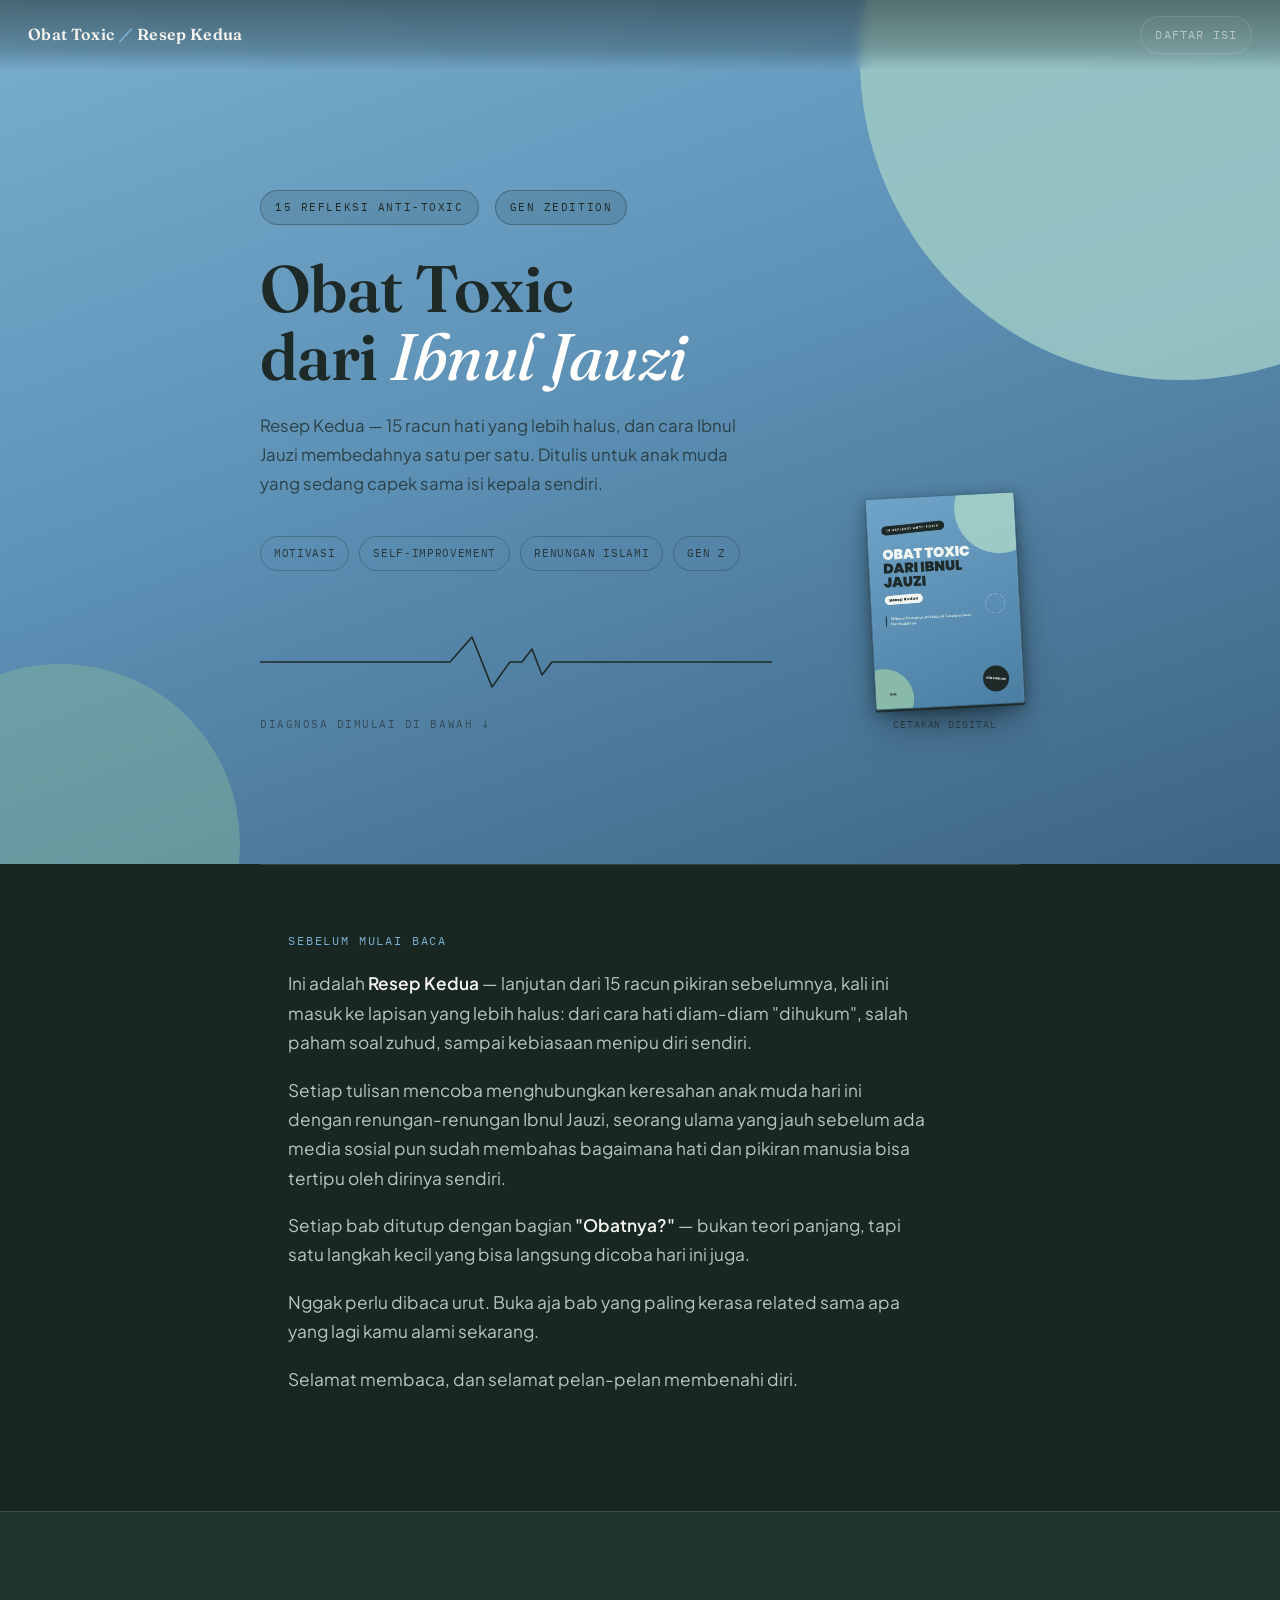
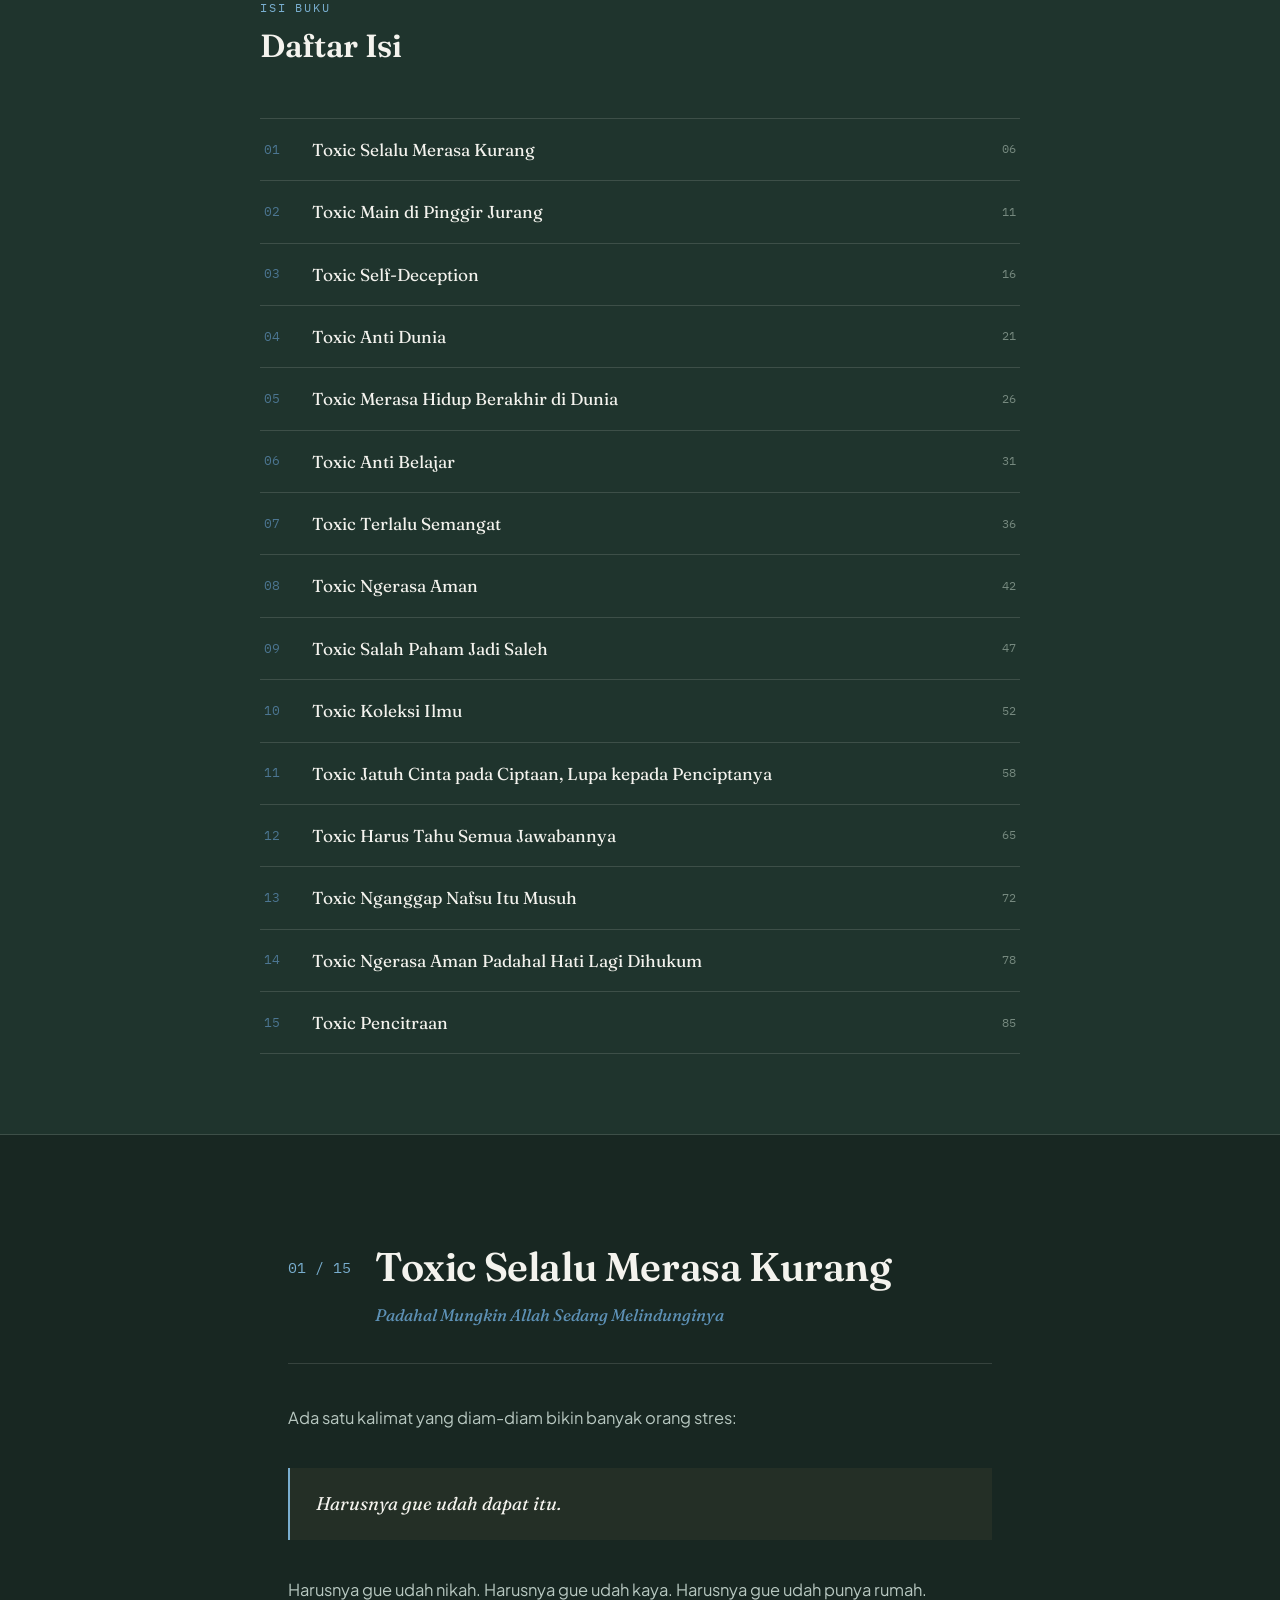
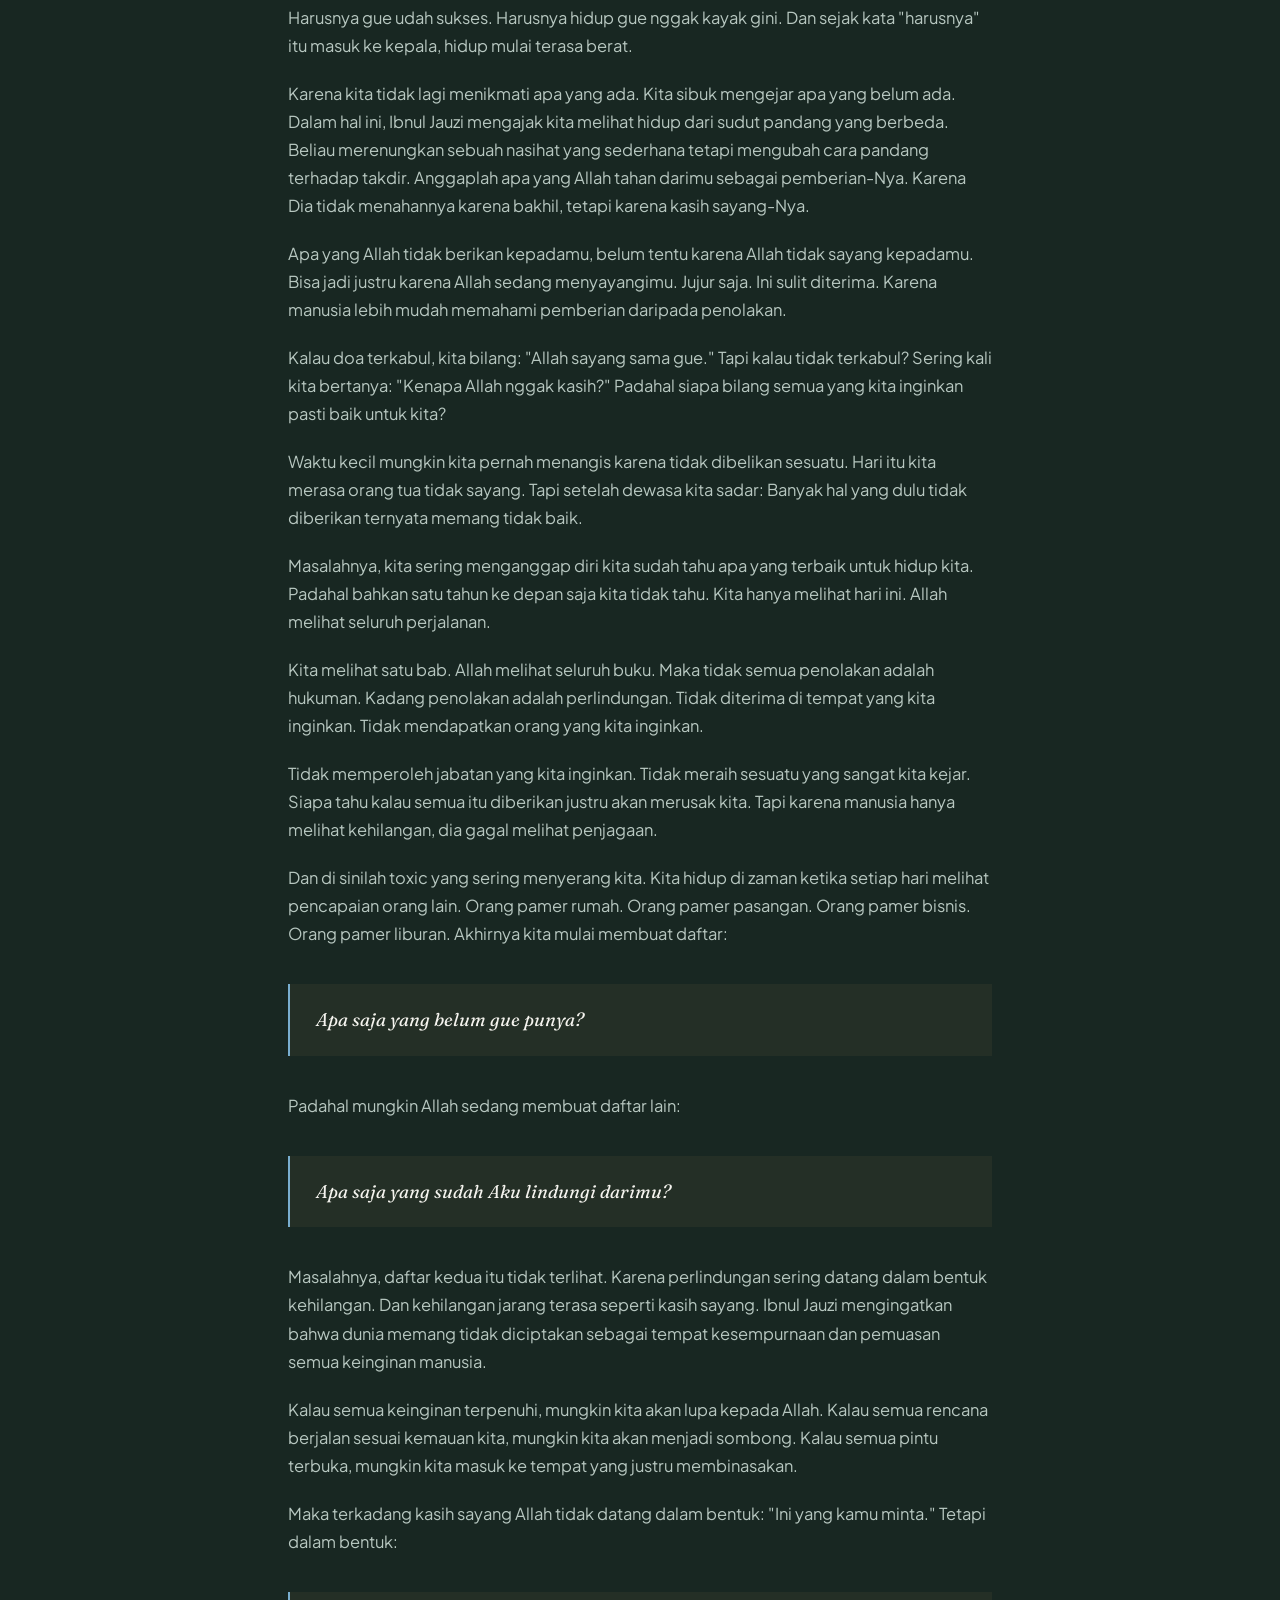
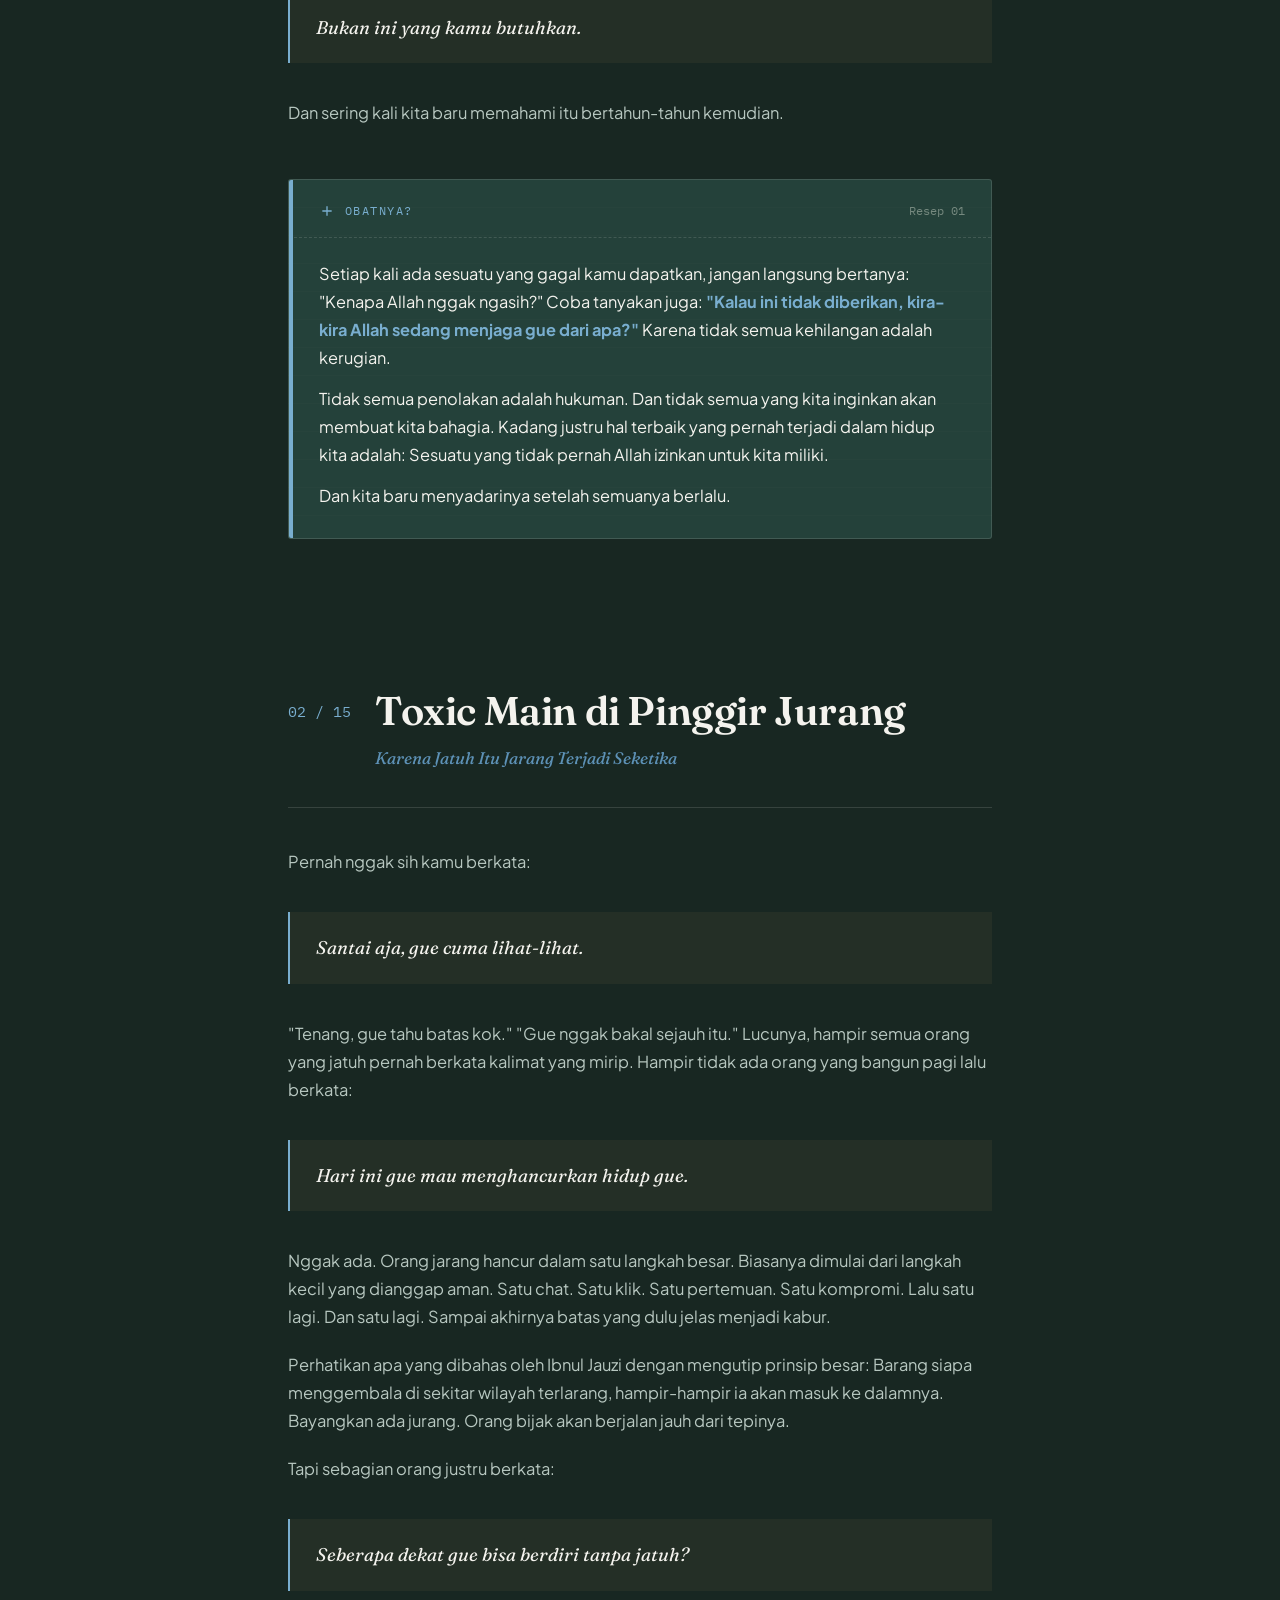
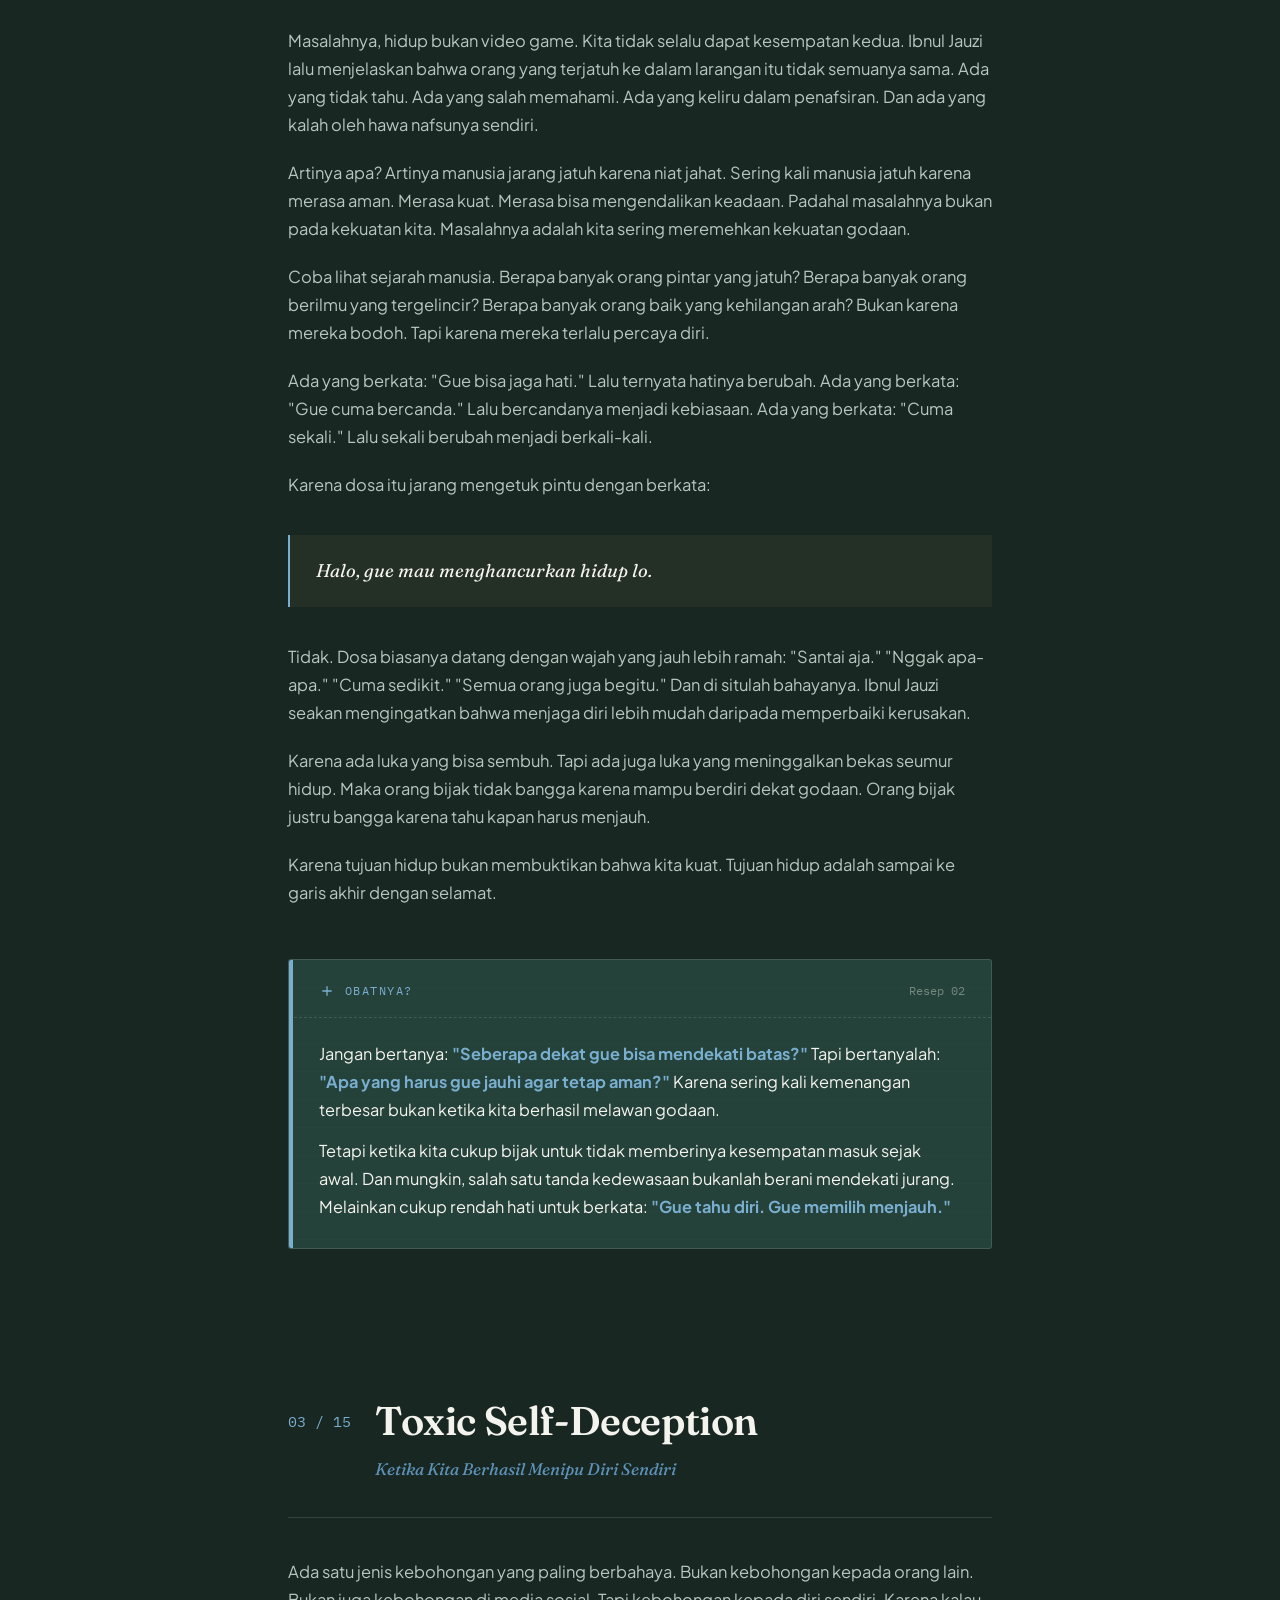
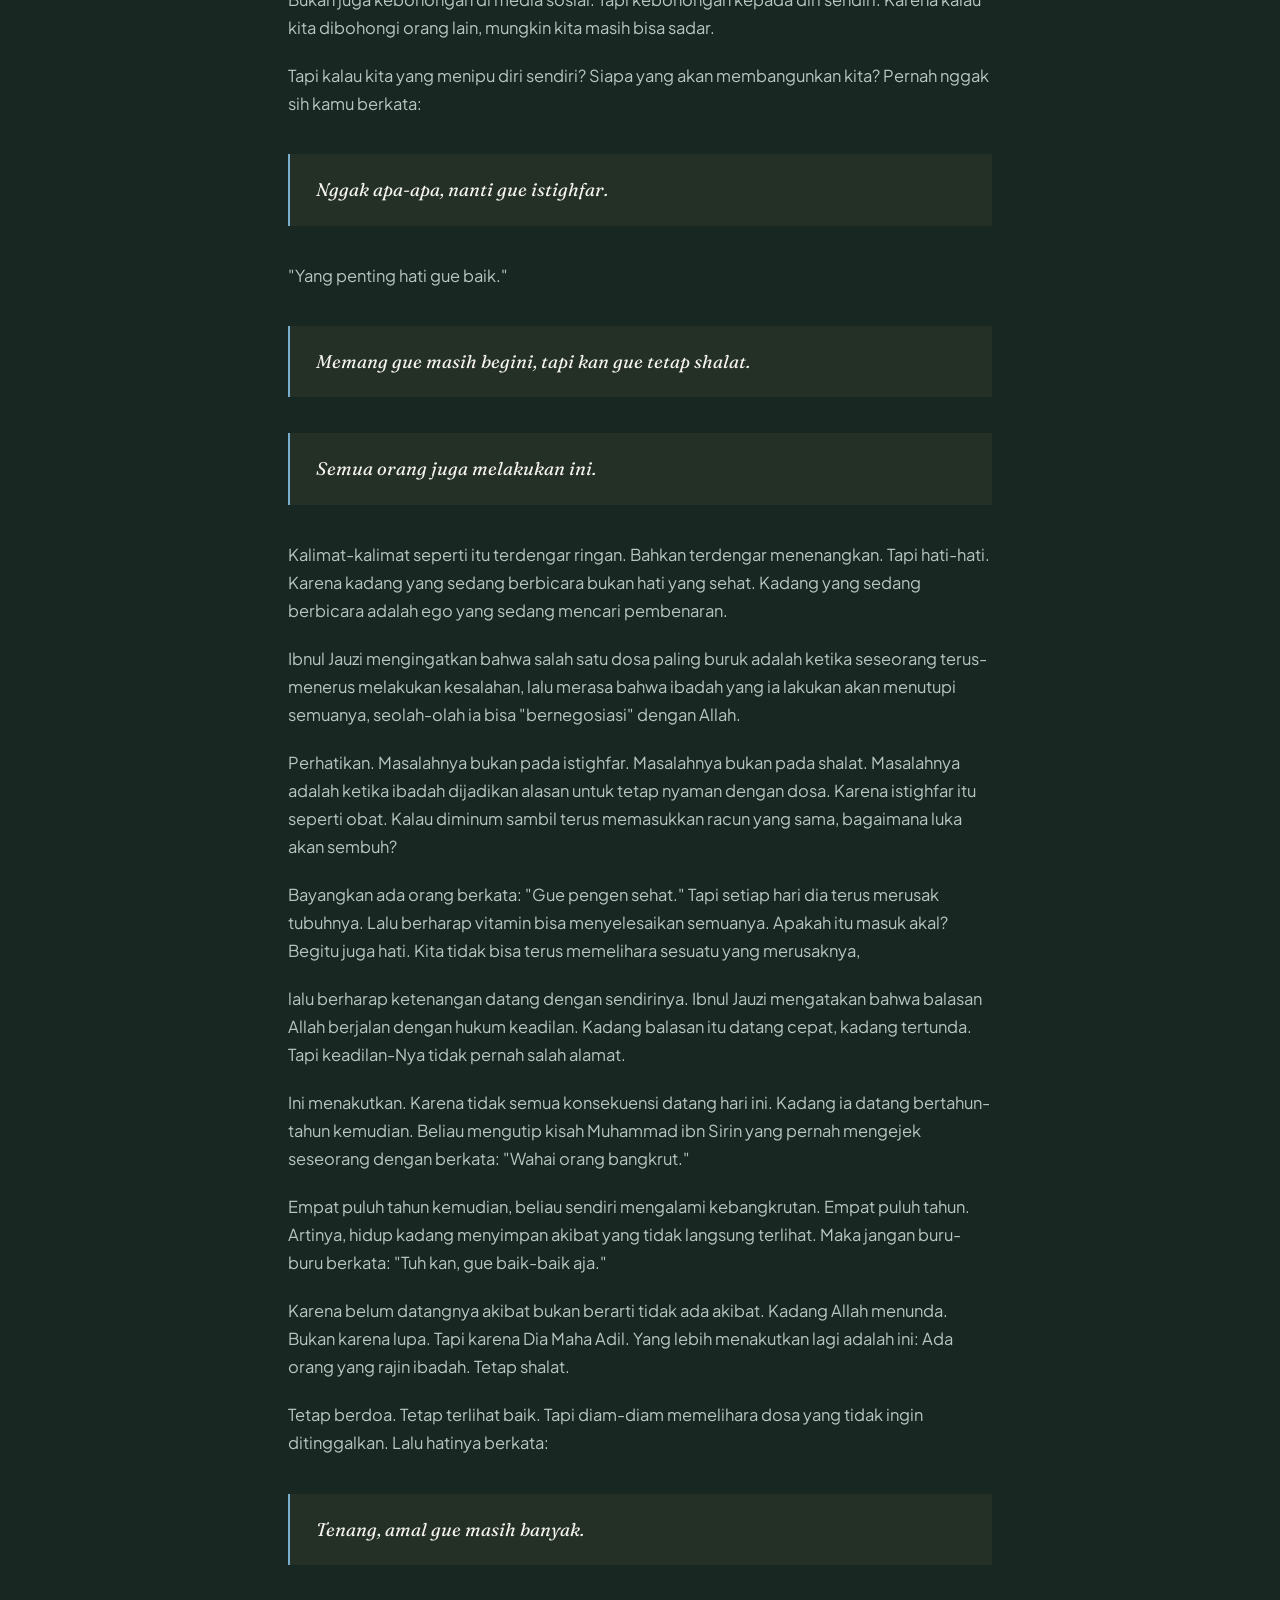
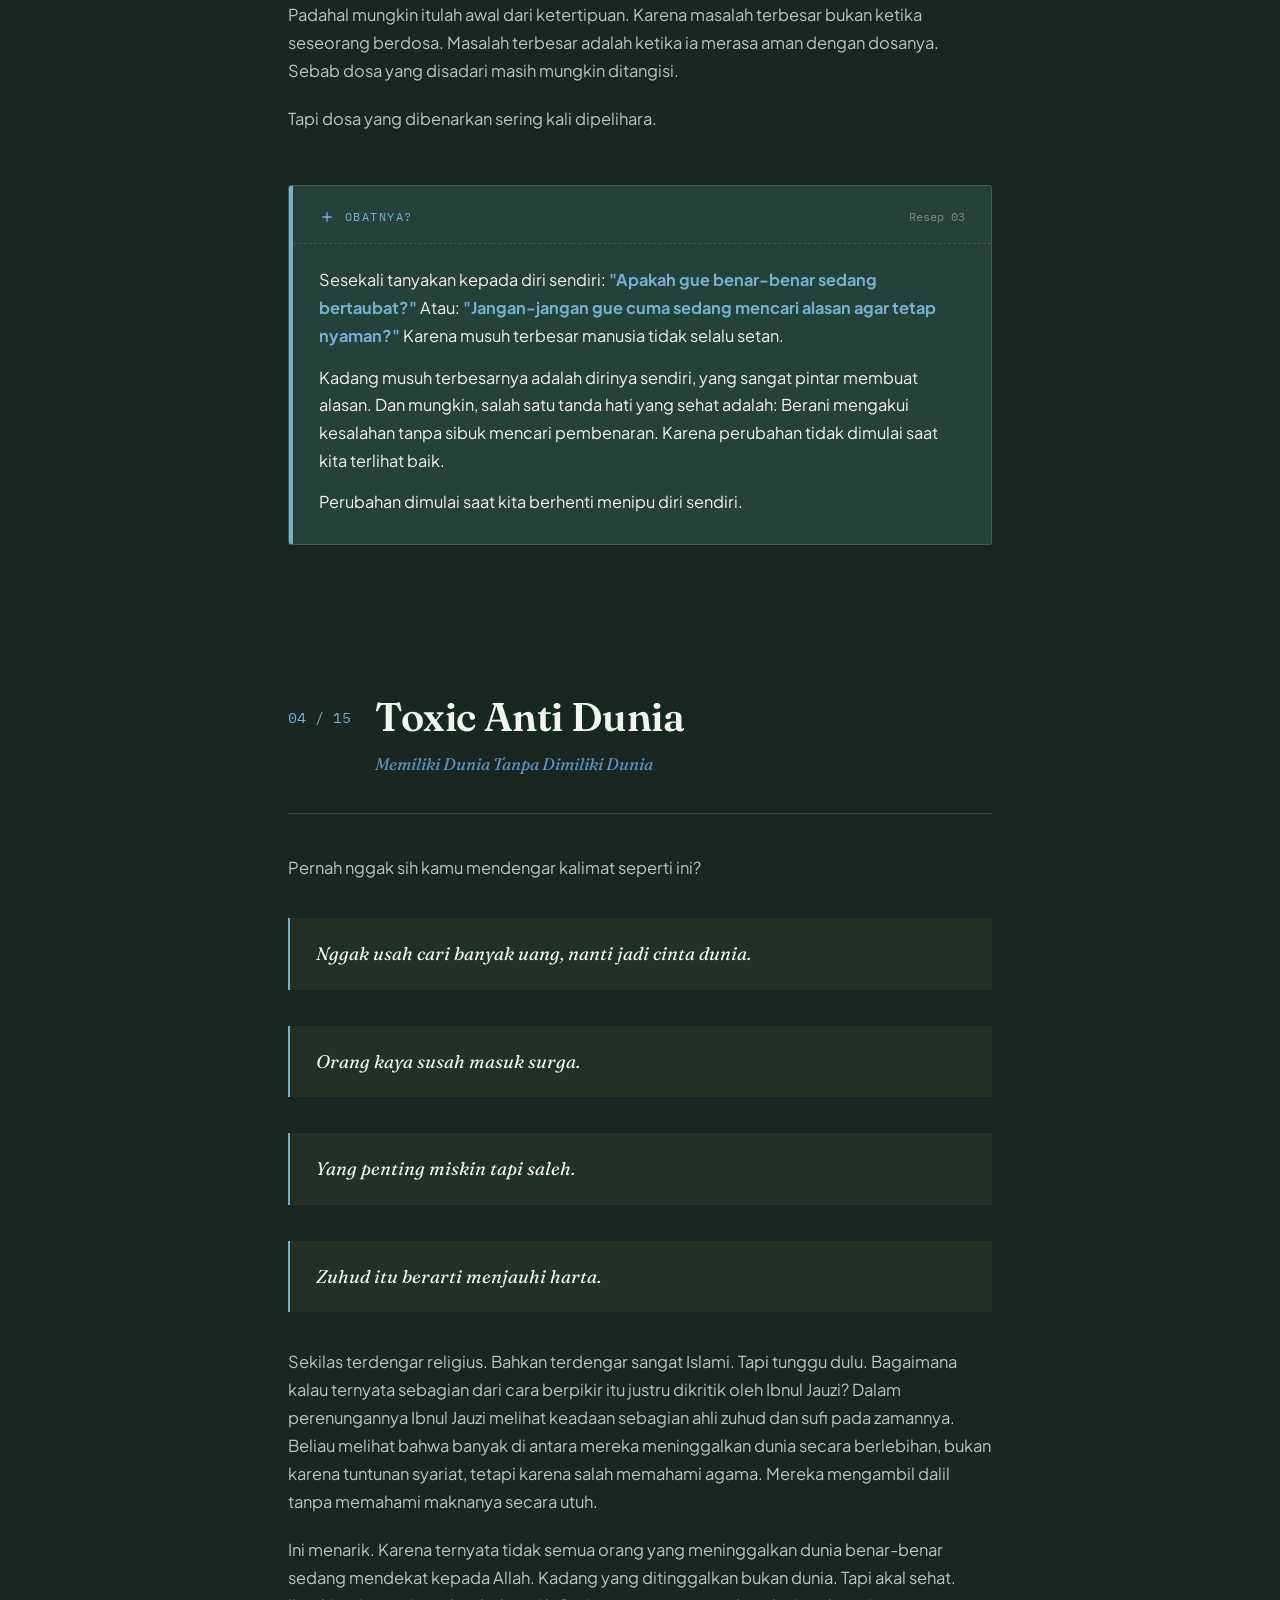
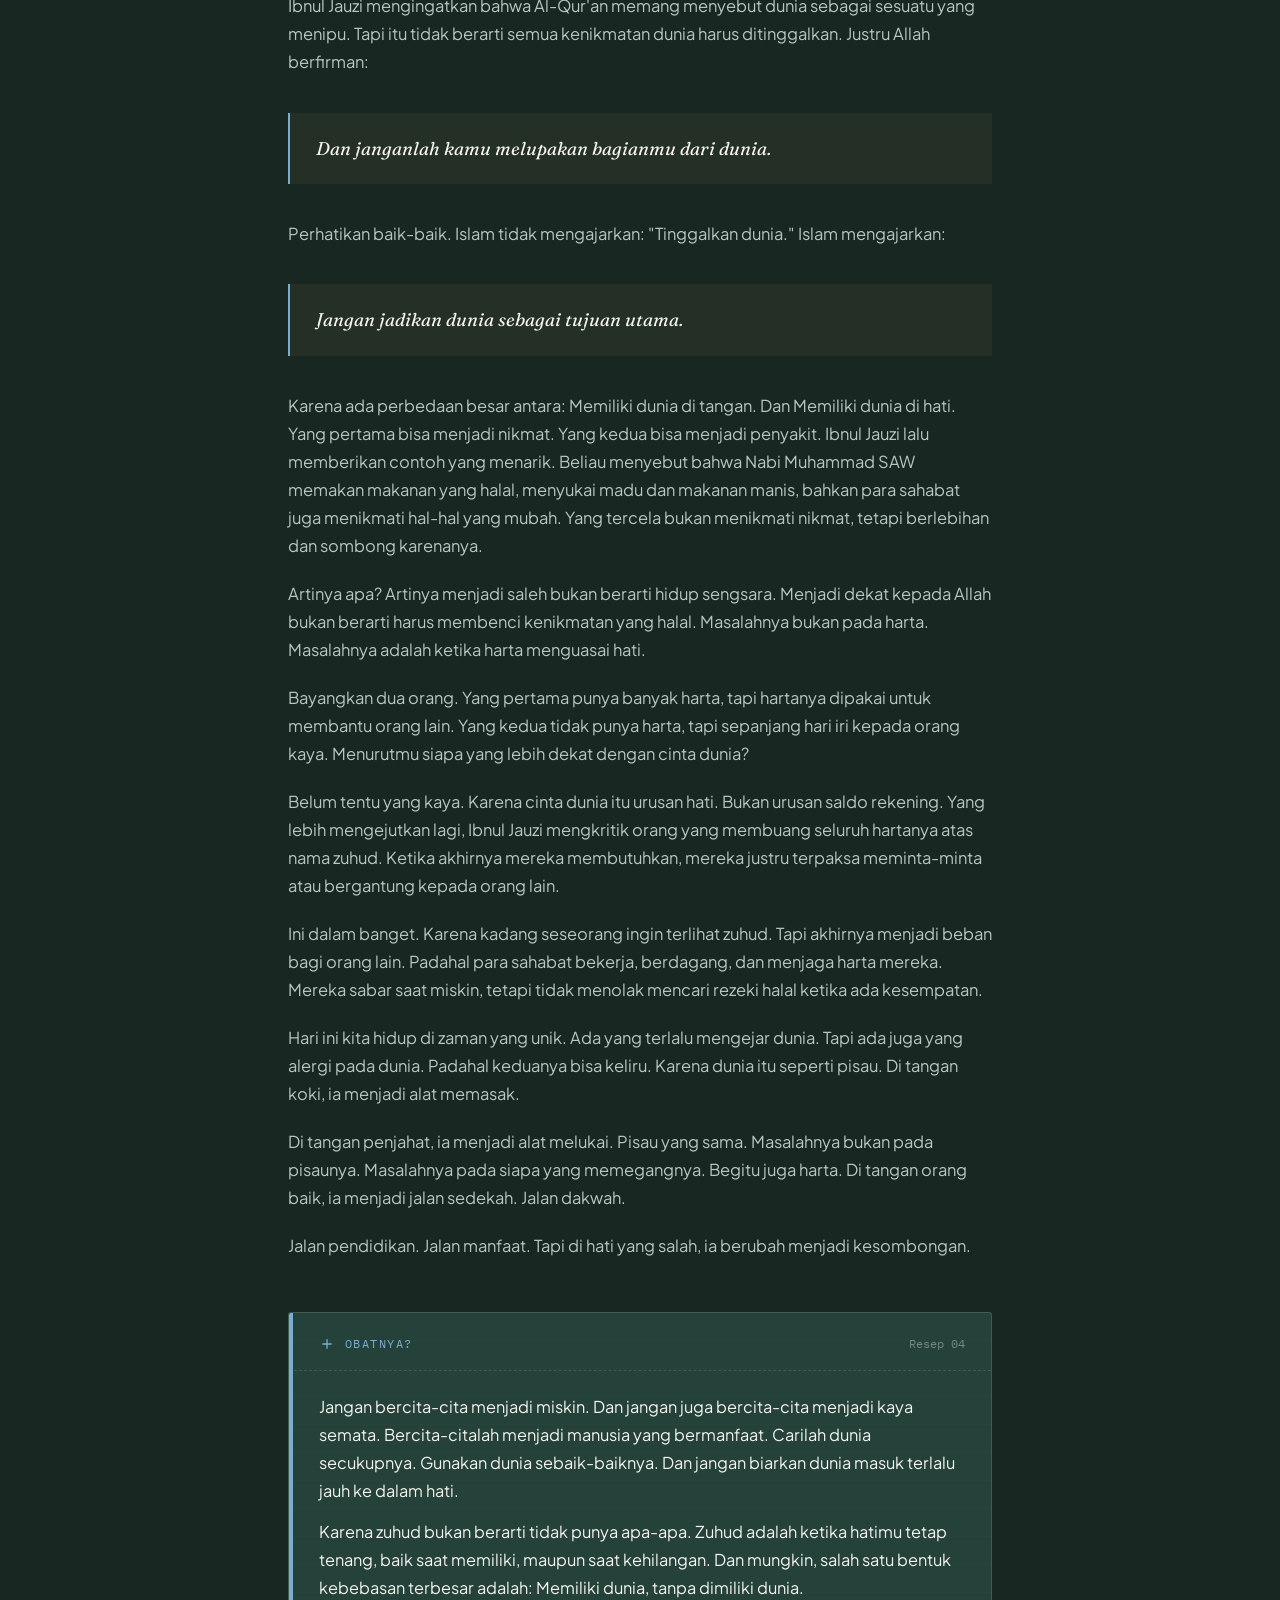
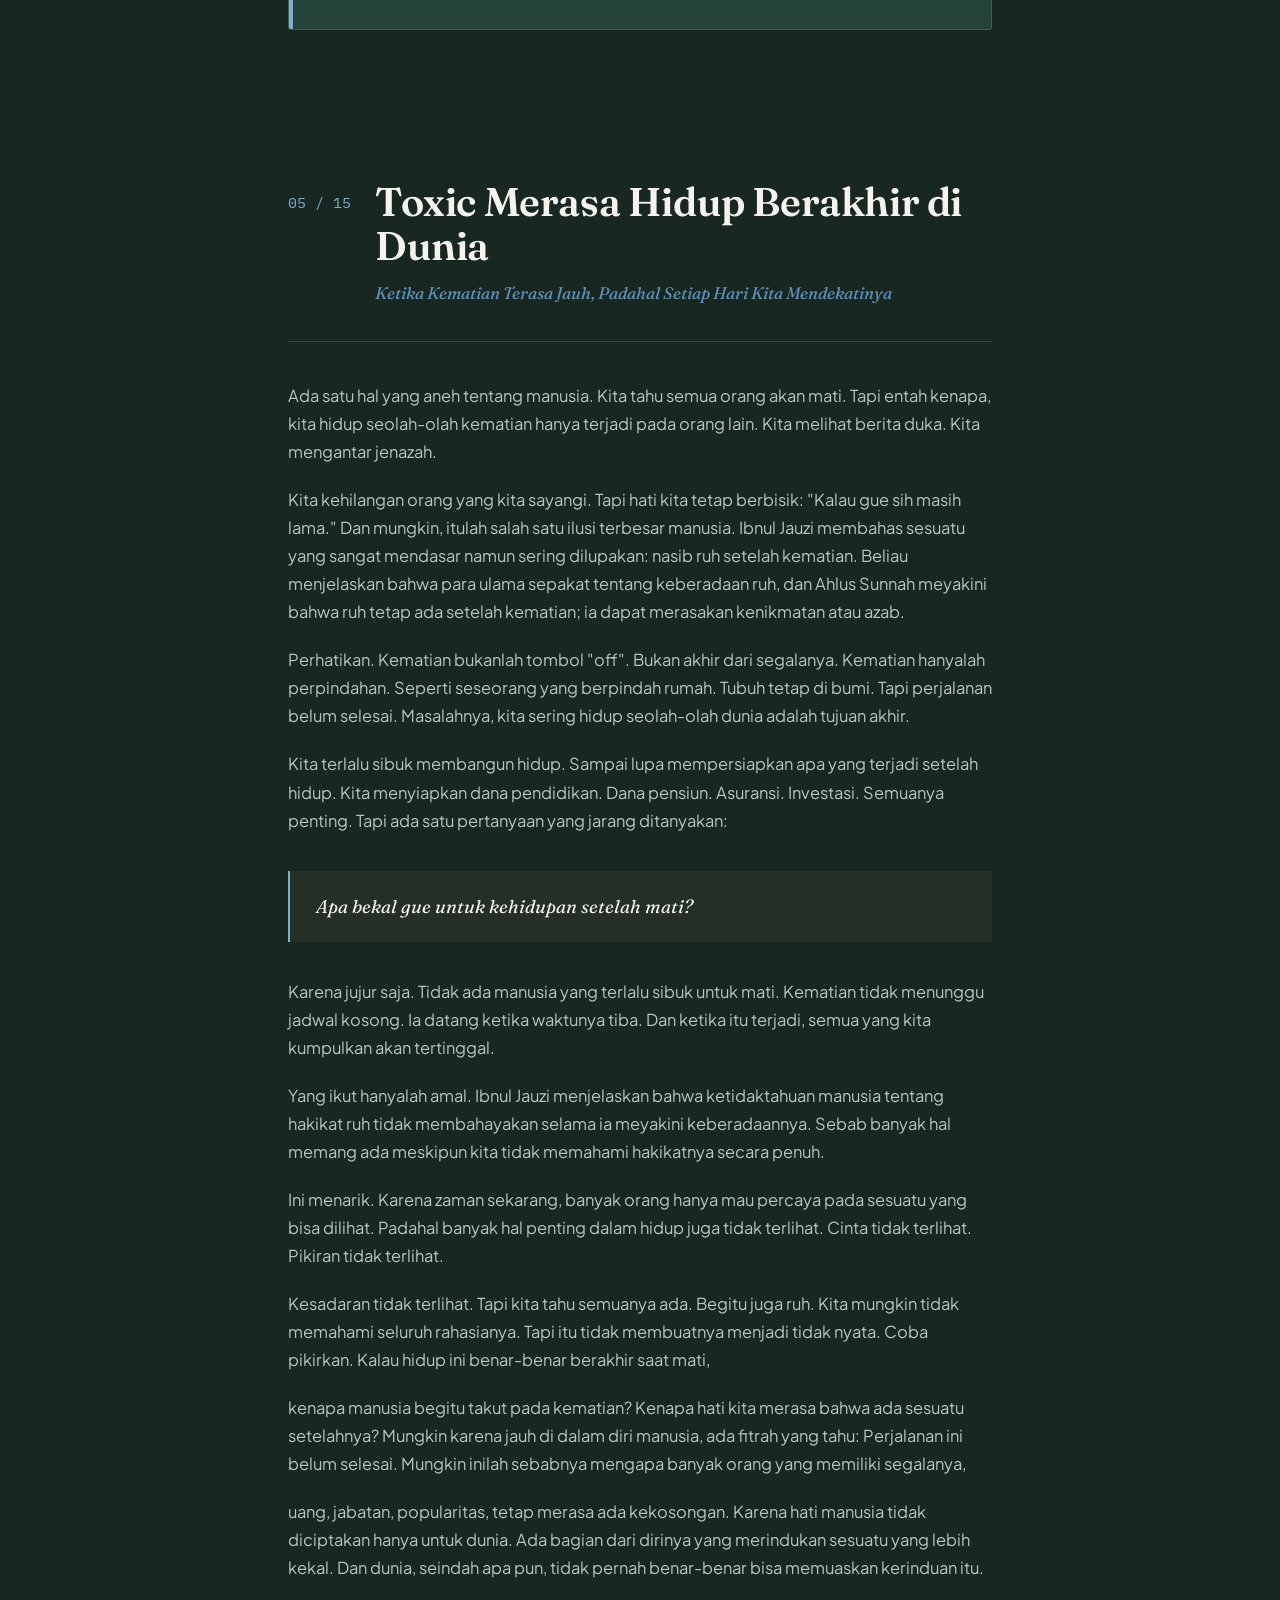
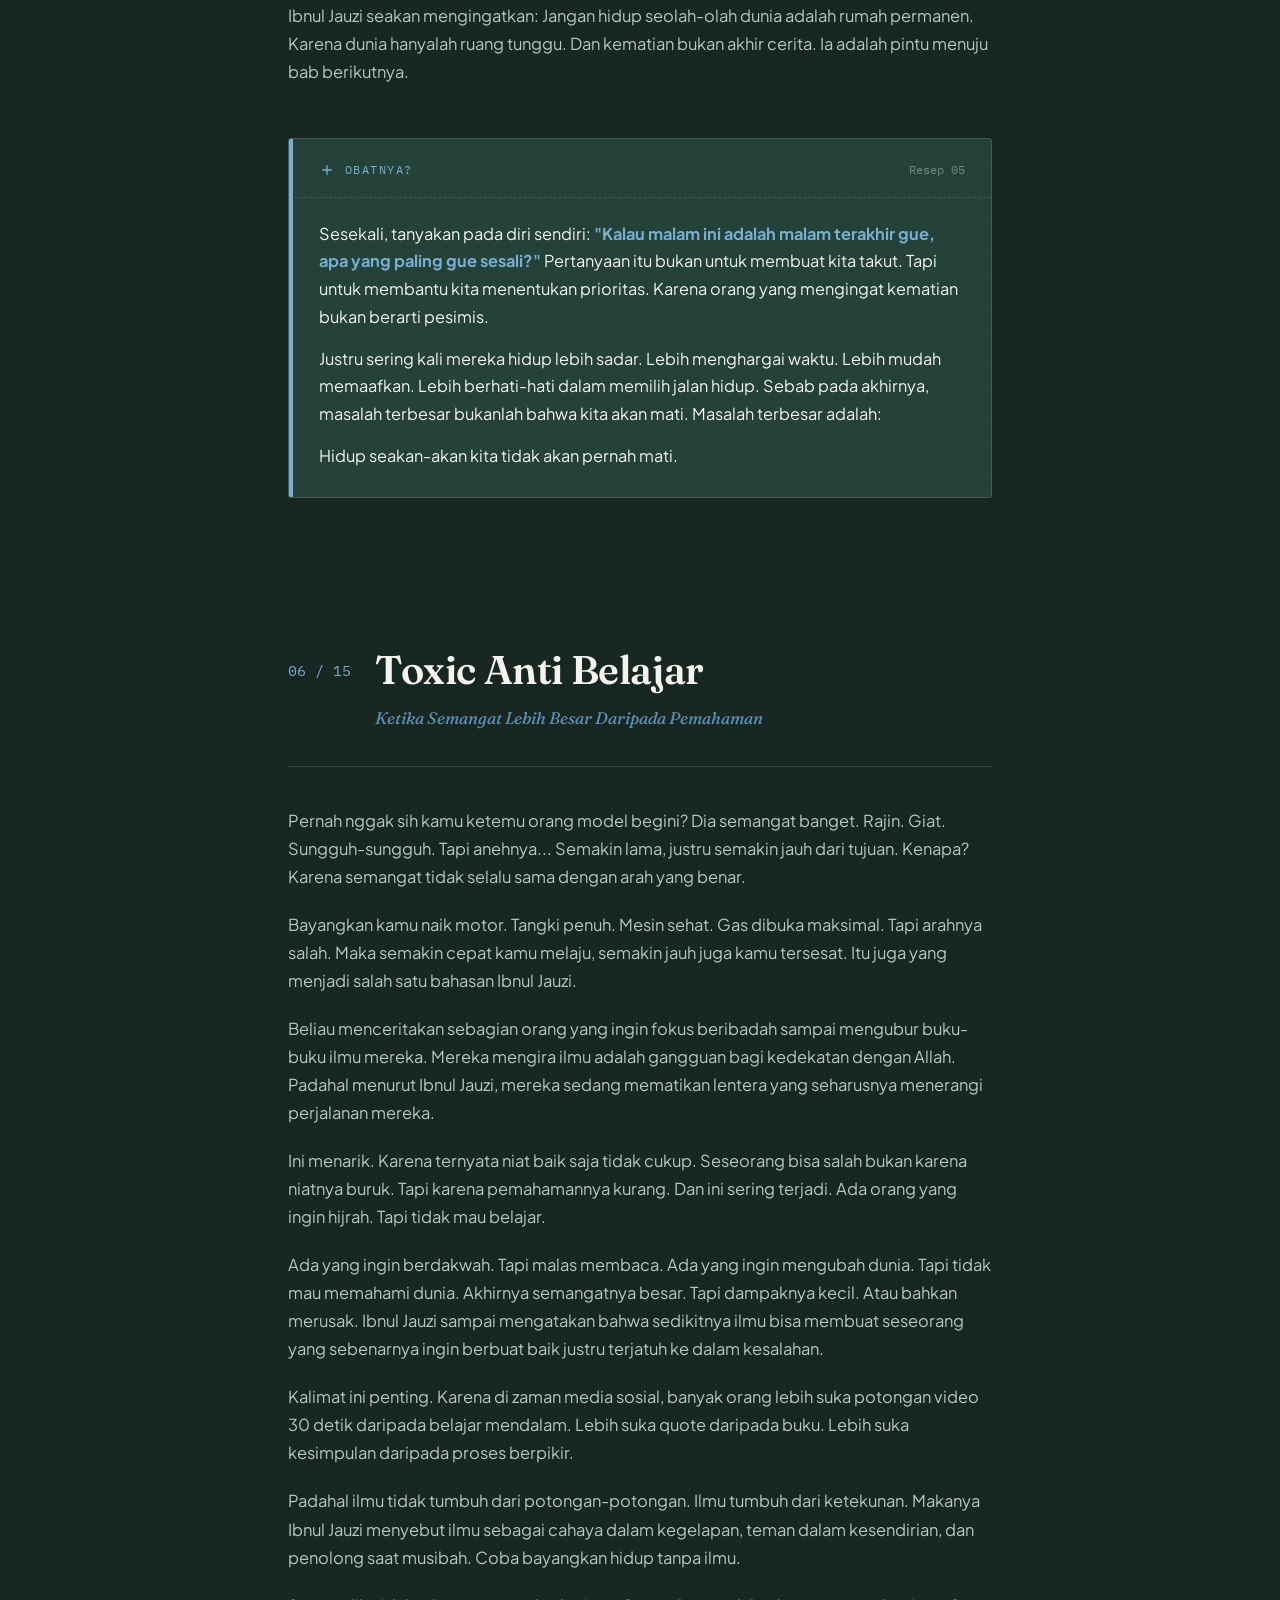
<file: book02-1.html>
<!DOCTYPE html>
<html lang="id">
<head>
<meta charset="UTF-8">
<meta name="viewport" content="width=device-width, initial-scale=1.0">
<title>Obat Toxic dari Ibnul Jauzi — Resep Kedua</title>
<link rel="preconnect" href="https://fonts.googleapis.com">
<link rel="preconnect" href="https://fonts.gstatic.com" crossorigin>
<link href="https://fonts.googleapis.com/css2?family=Fraunces:ital,opsz,wght@0,9..144,300;0,9..144,450;0,9..144,600;0,9..144,700;1,9..144,450;1,9..144,600&family=Plus+Jakarta+Sans:ital,wght@0,400;0,500;0,600;0,700;1,400&family=IBM+Plex+Mono:wght@400;500&display=swap" rel="stylesheet">
<style>
  :root{
    /* palette pulled directly from the book cover */
    --bg: #182722;
    --bg-alt: #1f342d;
    --panel: #24413a;
    --line: rgba(242,241,235,0.14);
    --ink: #f4f3ee;
    --ink-dim: #b7c7c0;
    --ink-faint: #76897f;
    --blue: #5d91b6;
    --blue-light: #79aecf;
    --blue-deep: #3d6482;
    --mint: #9ecbc6;
    --mint-deep: #7fb09f;
    --amber: #79aecf;      /* repointed to cover blue for label/accent text */
    --amber-dim: #4c7692;  /* repointed to cover blue-deep */
    --navy: #1e2a28;       /* the dark stamp/title-bar navy from the cover */
    --radius: 2px;
    --wrap: 760px;
  }

  *{box-sizing:border-box;}
  html{scroll-behavior:smooth;}
  body{
    margin:0;
    background:var(--bg);
    color:var(--ink);
    font-family:'Plus Jakarta Sans', sans-serif;
    line-height:1.7;
    -webkit-font-smoothing:antialiased;
  }
  ::selection{background:var(--amber); color:#1a1108;}

  h1,h2,h3,.display{
    font-family:'Fraunces', serif;
    font-weight:600;
    letter-spacing:-0.01em;
    color:var(--ink);
    margin:0;
  }

  .label{
    font-family:'IBM Plex Mono', monospace;
    font-size:0.72rem;
    letter-spacing:0.16em;
    text-transform:uppercase;
    color:var(--amber);
  }

  a{color:inherit;}
  img{max-width:100%;}

  /* ===== background texture ===== */
  body::before{
    content:"";
    position:fixed; inset:0;
    background:
      radial-gradient(ellipse 900px 500px at 15% -5%, rgba(93,145,182,0.22), transparent 60%),
      radial-gradient(ellipse 700px 600px at 100% 20%, rgba(158,203,198,0.12), transparent 55%);
    pointer-events:none;
    z-index:0;
  }

  /* ===== top nav ===== */
  .topbar{
    position:fixed; top:0; left:0; right:0;
    z-index:50;
    display:flex; align-items:center; justify-content:space-between;
    padding:16px 28px;
    background:linear-gradient(180deg, rgba(30,42,40,0.55), rgba(30,42,40,0.28) 70%, transparent);
    backdrop-filter:blur(6px);
  }
  .topbar .brand{
    font-family:'Fraunces', serif;
    font-weight:600;
    font-size:1rem;
    letter-spacing:0.02em;
  }
  .topbar .brand span{color:var(--amber);}
  .topbar .nav-toggle{
    font-family:'IBM Plex Mono', monospace;
    font-size:0.72rem;
    letter-spacing:0.1em;
    text-transform:uppercase;
    border:1px solid var(--line);
    padding:8px 14px;
    border-radius:20px;
    color:var(--ink-dim);
    cursor:pointer;
    background:rgba(255,255,255,0.02);
    transition:border-color .2s, color .2s;
  }
  .nav-toggle:hover{border-color:var(--amber); color:var(--amber);}

  /* ===== side index (desktop) ===== */
  .index-panel{
    position:fixed;
    top:0; right:-320px;
    width:300px; height:100%;
    background:var(--bg-alt);
    border-left:1px solid var(--line);
    z-index:60;
    padding:90px 26px 40px;
    overflow-y:auto;
    transition:right .35s cubic-bezier(.6,0,.2,1);
  }
  .index-panel.open{right:0;}
  .index-panel .label{margin-bottom:18px; display:block;}
  .index-list{list-style:none; margin:0; padding:0;}
  .index-list li{border-bottom:1px solid var(--line);}
  .index-list a{
    display:flex; gap:12px; align-items:baseline;
    padding:11px 2px;
    font-size:0.88rem;
    color:var(--ink-dim);
    text-decoration:none;
    transition:color .2s, padding-left .2s;
  }
  .index-list a:hover{color:var(--mint); padding-left:6px;}
  .index-list .num{
    font-family:'IBM Plex Mono', monospace;
    font-size:0.72rem;
    color:var(--amber-dim);
    flex-shrink:0;
  }
  .index-backdrop{
    position:fixed; inset:0; background:rgba(0,0,0,0.4);
    z-index:55; opacity:0; pointer-events:none; transition:opacity .3s;
  }
  .index-backdrop.open{opacity:1; pointer-events:auto;}

  /* ===== hero ===== */
  .hero{
    position:relative; z-index:1;
    min-height:96vh;
    display:flex; flex-direction:column; justify-content:center;
    padding:150px 28px 90px;
    overflow:hidden;
    background:linear-gradient(160deg, var(--blue-light) 0%, var(--blue) 45%, var(--blue-deep) 100%);
    isolation:isolate;
  }
  .hero::before, .hero::after{
    content:"";
    position:absolute;
    border-radius:50%;
    z-index:0;
    pointer-events:none;
  }
  .hero::before{
    width:640px; height:640px;
    top:-260px; right:-220px;
    background:var(--mint);
    opacity:0.85;
  }
  .hero::after{
    width:360px; height:360px;
    bottom:-160px; left:-120px;
    background:var(--mint-deep);
    opacity:0.55;
  }
  .hero-content{
    position:relative; z-index:2;
    max-width:var(--wrap);
    margin:0 auto;
    width:100%;
  }
  .hero .eyebrow{
    display:flex; align-items:center; gap:16px;
    margin-bottom:30px;
    flex-wrap:wrap;
  }
  .eyebrow .badge{
    display:inline-block;
    font-family:'IBM Plex Mono', monospace;
    font-size:0.7rem;
    letter-spacing:0.14em;
    text-transform:uppercase;
    color:var(--navy);
    background:rgba(30,42,40,0.12);
    border:1px solid rgba(30,42,40,0.35);
    padding:7px 14px;
    border-radius:20px;
  }
  .hero-grid{
    display:flex;
    align-items:flex-end;
    gap:40px;
  }
  .hero-text{flex:1; min-width:260px;}
  .hero h1{
    font-size:clamp(2.4rem, 6.4vw, 4.1rem);
    line-height:1.03;
    font-weight:600;
    color:var(--navy);
  }
  .hero h1 em{
    font-style:italic;
    font-weight:450;
    color:#fdfdfb;
  }
  .hero .sub{
    margin-top:22px;
    max-width:480px;
    color:rgba(30,42,40,0.78);
    font-size:1.05rem;
  }
  .hero .meta-row{
    margin-top:38px;
    display:flex; flex-wrap:wrap; gap:10px;
  }
  .pill{
    font-family:'IBM Plex Mono', monospace;
    font-size:0.7rem;
    letter-spacing:0.06em;
    text-transform:uppercase;
    border:1px solid rgba(30,42,40,0.3);
    padding:7px 13px;
    border-radius:20px;
    color:rgba(30,42,40,0.85);
  }

  /* small book cover thumbnail beside the title */
  .book-thumb{
    flex-shrink:0;
    width:150px;
    display:flex;
    flex-direction:column;
    align-items:center;
    gap:10px;
  }
  .book-thumb img{
    width:100%;
    display:block;
    border-radius:3px;
    box-shadow:
      0 2px 0 rgba(30,42,40,0.9),
      0 22px 40px -12px rgba(10,16,15,0.55),
      0 4px 14px rgba(10,16,15,0.35);
    transform:rotate(-3deg);
    transition:transform .35s ease;
    border:1px solid rgba(30,42,40,0.25);
  }
  .book-thumb:hover img{transform:rotate(0deg) translateY(-4px);}
  .book-thumb .cap{
    font-family:'IBM Plex Mono', monospace;
    font-size:0.62rem;
    letter-spacing:0.1em;
    text-transform:uppercase;
    color:rgba(30,42,40,0.65);
    text-align:center;
  }
  @media (max-width:640px){
    .hero-grid{flex-direction:column-reverse; align-items:flex-start; gap:26px;}
    .book-thumb{width:118px; align-self:flex-start;}
  }

  /* pulse line */
  .pulse-wrap{
    margin-top:56px;
    width:100%;
    max-width:560px;
  }
  .pulse-wrap svg{width:100%; height:auto; display:block;}
  .pulse-line{
    fill:none;
    stroke:var(--navy);
    stroke-width:1.6;
    stroke-linecap:round;
    stroke-linejoin:round;
    stroke-dasharray:600;
    stroke-dashoffset:600;
    animation:draw 3.2s ease-out forwards .3s;
  }
  @keyframes draw{ to{stroke-dashoffset:0;} }
  .scroll-cue{
    margin-top:18px;
    font-family:'IBM Plex Mono', monospace;
    font-size:0.68rem;
    letter-spacing:0.14em;
    text-transform:uppercase;
    color:rgba(30,42,40,0.6);
  }

  /* ===== intro / sebelum mulai baca ===== */
  .intro{
    position:relative; z-index:1;
    max-width:var(--wrap);
    margin:0 auto;
    padding:60px 28px 100px;
    border-top:1px solid var(--line);
  }
  .intro .label{margin-bottom:22px;}
  .intro p{
    font-size:1.08rem;
    color:var(--ink-dim);
    max-width:640px;
  }
  .intro p + p{margin-top:18px;}
  .intro strong{color:var(--ink); font-weight:600;}

  /* ===== table of contents ===== */
  .toc{
    position:relative; z-index:1;
    background:var(--bg-alt);
    border-top:1px solid var(--line);
    border-bottom:1px solid var(--line);
    padding:80px 28px;
  }
  .toc-inner{max-width:var(--wrap); margin:0 auto;}
  .toc .label{margin-bottom:8px;}
  .toc h2{font-size:2rem; margin-bottom:44px; font-weight:600;}
  .toc-grid{
    display:grid;
    grid-template-columns:1fr;
    border-top:1px solid var(--line);
  }
  .toc-item{
    display:flex; align-items:center; gap:22px;
    padding:16px 4px;
    border-bottom:1px solid var(--line);
    text-decoration:none;
    transition:padding-left .25s;
  }
  .toc-item:hover{padding-left:10px;}
  .toc-item:hover .toc-title{color:var(--mint);}
  .toc-item .toc-num{
    font-family:'IBM Plex Mono', monospace;
    font-size:0.8rem;
    color:var(--amber-dim);
    width:26px;
    flex-shrink:0;
  }
  .toc-item .toc-title{
    font-family:'Fraunces', serif;
    font-size:1.08rem;
    color:var(--ink);
    transition:color .2s;
    flex:1;
  }
  .toc-item .toc-page{
    font-family:'IBM Plex Mono', monospace;
    font-size:0.75rem;
    color:var(--ink-faint);
  }

  /* ===== chapters ===== */
  .chapter{
    position:relative; z-index:1;
    max-width:var(--wrap);
    margin:0 auto;
    padding:110px 28px 40px;
    scroll-margin-top:80px;
    opacity:0; transform:translateY(18px);
    transition:opacity .7s ease, transform .7s ease;
  }
  .chapter.in-view{opacity:1; transform:translateY(0);}

  .chapter-head{
    display:flex; align-items:flex-start; gap:24px;
    padding-bottom:34px;
    border-bottom:1px solid var(--line);
    margin-bottom:40px;
  }
  .chapter-head .big-num{
    font-family:'IBM Plex Mono', monospace;
    font-size:0.95rem;
    color:var(--amber);
    padding-top:10px;
    flex-shrink:0;
  }
  .chapter-head h2{
    font-size:clamp(1.8rem, 4vw, 2.5rem);
    line-height:1.08;
    font-weight:600;
  }
  .chapter-head .chapter-sub{
    margin-top:12px;
    font-style:italic;
    color:var(--blue);
    font-family:'Fraunces', serif;
    font-weight:450;
    font-size:1.05rem;
  }

  .chapter-body p{
    margin:0 0 20px;
    color:var(--ink-dim);
    font-size:1.03rem;
  }
  .chapter-body p.lede{
    color:var(--ink);
    font-size:1.15rem;
  }
  .chapter-body p.tight{ margin-bottom:4px; }

  .chapter-body blockquote{
    margin:36px 0;
    padding:22px 26px;
    border-left:2px solid var(--amber);
    background:rgba(227,177,102,0.06);
    font-family:'Fraunces', serif;
    font-style:italic;
    font-size:1.15rem;
    color:var(--ink);
    line-height:1.5;
  }

  /* resep card — the signature element */
  .resep{
    margin-top:52px;
    border:1px solid var(--line);
    background:
      repeating-linear-gradient(180deg, transparent, transparent 27px, rgba(242,237,225,0.025) 28px),
      var(--panel);
    border-radius:3px;
    padding:0;
    position:relative;
    overflow:hidden;
  }
  .resep::before{
    content:"";
    position:absolute; left:0; top:0; bottom:0; width:4px;
    background:var(--amber);
  }
  .resep-head{
    display:flex; align-items:center; justify-content:space-between;
    padding:20px 26px 16px 30px;
    border-bottom:1px dashed var(--line);
  }
  .resep-head .rx{
    display:flex; align-items:center; gap:10px;
    font-family:'IBM Plex Mono', monospace;
    font-size:0.78rem;
    letter-spacing:0.12em;
    text-transform:uppercase;
    color:var(--amber);
  }
  .resep-head .rx svg{width:16px; height:16px;}
  .resep-head .resep-no{
    font-family:'IBM Plex Mono', monospace;
    font-size:0.72rem;
    color:var(--ink-faint);
  }
  .resep-body{
    padding:22px 30px 28px;
  }
  .resep-body p{
    color:var(--ink);
    font-size:1.02rem;
    margin:0 0 14px;
  }
  .resep-body p:last-child{margin-bottom:0;}
  .resep-body strong{color:var(--amber);}

  .chapter-close{
    margin-top:22px;
    padding-top:22px;
    text-align:right;
    font-family:'IBM Plex Mono', monospace;
    font-size:0.68rem;
    letter-spacing:0.12em;
    text-transform:uppercase;
    color:var(--ink-faint);
  }

  /* ===== closing / about ===== */
  .closing{
    position:relative; z-index:1;
    background:var(--bg-alt);
    border-top:1px solid var(--line);
    padding:110px 28px 60px;
    text-align:center;
  }
  .closing-inner{max-width:600px; margin:0 auto;}
  .closing h2{font-size:1.9rem; margin-bottom:22px;}
  .closing p{color:var(--ink-dim); font-size:1.05rem; margin-bottom:14px;}

  .about{
    max-width:var(--wrap);
    margin:0 auto;
    padding:70px 28px 90px;
    position:relative; z-index:1;
  }
  .about .label{margin-bottom:16px;}
  .about h3{font-size:1.3rem; margin-bottom:18px; font-weight:600;}
  .about p{color:var(--ink-dim); margin-bottom:24px; max-width:560px;}
  .tags{display:flex; flex-wrap:wrap; gap:10px;}

  footer{
    padding:34px 28px 50px;
    text-align:center;
    font-family:'IBM Plex Mono', monospace;
    font-size:0.7rem;
    letter-spacing:0.08em;
    color:var(--ink-faint);
    position:relative; z-index:1;
  }

  @media (max-width:640px){
    .topbar{padding:14px 18px;}
    .hero{padding:120px 20px 60px;}
    .chapter{padding:80px 20px 20px;}
    .chapter-head{gap:14px;}
    .toc, .intro, .closing, .about{padding-left:20px; padding-right:20px;}
    .resep-head, .resep-body{padding-left:20px; padding-right:20px;}
    .index-panel{width:82%; right:-100%;}
  }

  @media (prefers-reduced-motion: reduce){
    html{scroll-behavior:auto;}
    .pulse-line{animation:none; stroke-dashoffset:0;}
    .chapter{opacity:1; transform:none; transition:none;}
  }

</style>
</head>
<body>

<div class="topbar">
  <div class="brand">Obat Toxic <span>／</span> Resep Kedua</div>
  <div class="nav-toggle" id="navToggle">Daftar Isi</div>
</div>

<div class="index-backdrop" id="indexBackdrop"></div>
<nav class="index-panel" id="indexPanel">
  <span class="label">Daftar Isi</span>
  <ul class="index-list">
    <li><a href="#ch1"><span class="num">01</span> Toxic Selalu Merasa Kurang</a></li>
    <li><a href="#ch2"><span class="num">02</span> Toxic Main di Pinggir Jurang</a></li>
    <li><a href="#ch3"><span class="num">03</span> Toxic Self-Deception</a></li>
    <li><a href="#ch4"><span class="num">04</span> Toxic Anti Dunia</a></li>
    <li><a href="#ch5"><span class="num">05</span> Toxic Merasa Hidup Berakhir di Dunia</a></li>
    <li><a href="#ch6"><span class="num">06</span> Toxic Anti Belajar</a></li>
    <li><a href="#ch7"><span class="num">07</span> Toxic Terlalu Semangat</a></li>
    <li><a href="#ch8"><span class="num">08</span> Toxic Ngerasa Aman</a></li>
    <li><a href="#ch9"><span class="num">09</span> Toxic Salah Paham Jadi Saleh</a></li>
    <li><a href="#ch10"><span class="num">10</span> Toxic Koleksi Ilmu</a></li>
    <li><a href="#ch11"><span class="num">11</span> Toxic Jatuh Cinta pada Ciptaan, Lupa kepada Penciptanya</a></li>
    <li><a href="#ch12"><span class="num">12</span> Toxic Harus Tahu Semua Jawabannya</a></li>
    <li><a href="#ch13"><span class="num">13</span> Toxic Nganggap Nafsu Itu Musuh</a></li>
    <li><a href="#ch14"><span class="num">14</span> Toxic Ngerasa Aman Padahal Hati Lagi Dihukum</a></li>
    <li><a href="#ch15"><span class="num">15</span> Toxic Pencitraan</a></li>
  </ul>
</nav>

<!-- ============ HERO ============ -->
<section class="hero">
  <div class="hero-content">
    <div class="eyebrow">
      <span class="badge">15 Refleksi Anti-Toxic</span>
      <span class="badge">Gen Zedition</span>
    </div>
    <div class="hero-grid">
      <div class="hero-text">
        <h1>Obat Toxic<br>dari <em>Ibnul Jauzi</em></h1>
        <p class="sub">Resep Kedua — 15 racun hati yang lebih halus, dan cara Ibnul Jauzi membedahnya satu per satu. Ditulis untuk anak muda yang sedang capek sama isi kepala sendiri.</p>
        <div class="meta-row">
          <span class="pill">Motivasi</span>
          <span class="pill">Self-Improvement</span>
          <span class="pill">Renungan Islami</span>
          <span class="pill">Gen Z</span>
        </div>
        <div class="pulse-wrap">
          <svg viewBox="0 0 560 70" xmlns="http://www.w3.org/2000/svg">
            <path class="pulse-line" d="M0 35 H190 L212 10 L232 60 L250 35 L262 35 L272 22 L282 48 L292 35 H560" />
          </svg>
          <div class="scroll-cue">Diagnosa dimulai di bawah ↓</div>
        </div>
      </div>
      <div class="book-thumb">
        <img src="[data-uri]" alt="Sampul buku Obat Toxic dari Ibnul Jauzi — Resep Kedua">
        <span class="cap">Cetakan Digital</span>
      </div>
    </div>
  </div>
</section>

<!-- ============ INTRO ============ -->
<section class="intro">
  <span class="label">Sebelum Mulai Baca</span>
  <p>Ini adalah <strong>Resep Kedua</strong> — lanjutan dari 15 racun pikiran sebelumnya, kali ini masuk ke lapisan yang lebih halus: dari cara hati diam-diam "dihukum", salah paham soal zuhud, sampai kebiasaan menipu diri sendiri.</p>
  <p>Setiap tulisan mencoba menghubungkan keresahan anak muda hari ini dengan renungan-renungan Ibnul Jauzi, seorang ulama yang jauh sebelum ada media sosial pun sudah membahas bagaimana hati dan pikiran manusia bisa tertipu oleh dirinya sendiri.</p>
  <p>Setiap bab ditutup dengan bagian <strong>"Obatnya?"</strong> — bukan teori panjang, tapi satu langkah kecil yang bisa langsung dicoba hari ini juga.</p>
  <p>Nggak perlu dibaca urut. Buka aja bab yang paling kerasa related sama apa yang lagi kamu alami sekarang.</p>
  <p>Selamat membaca, dan selamat pelan-pelan membenahi diri.</p>
</section>

<!-- ============ TOC ============ -->
<section class="toc">
  <div class="toc-inner">
    <span class="label">Isi Buku</span>
    <h2>Daftar Isi</h2>
    <div class="toc-grid">
      <a class="toc-item" href="#ch1"><span class="toc-num">01</span><span class="toc-title">Toxic Selalu Merasa Kurang</span><span class="toc-page">06</span></a>
      <a class="toc-item" href="#ch2"><span class="toc-num">02</span><span class="toc-title">Toxic Main di Pinggir Jurang</span><span class="toc-page">11</span></a>
      <a class="toc-item" href="#ch3"><span class="toc-num">03</span><span class="toc-title">Toxic Self-Deception</span><span class="toc-page">16</span></a>
      <a class="toc-item" href="#ch4"><span class="toc-num">04</span><span class="toc-title">Toxic Anti Dunia</span><span class="toc-page">21</span></a>
      <a class="toc-item" href="#ch5"><span class="toc-num">05</span><span class="toc-title">Toxic Merasa Hidup Berakhir di Dunia</span><span class="toc-page">26</span></a>
      <a class="toc-item" href="#ch6"><span class="toc-num">06</span><span class="toc-title">Toxic Anti Belajar</span><span class="toc-page">31</span></a>
      <a class="toc-item" href="#ch7"><span class="toc-num">07</span><span class="toc-title">Toxic Terlalu Semangat</span><span class="toc-page">36</span></a>
      <a class="toc-item" href="#ch8"><span class="toc-num">08</span><span class="toc-title">Toxic Ngerasa Aman</span><span class="toc-page">42</span></a>
      <a class="toc-item" href="#ch9"><span class="toc-num">09</span><span class="toc-title">Toxic Salah Paham Jadi Saleh</span><span class="toc-page">47</span></a>
      <a class="toc-item" href="#ch10"><span class="toc-num">10</span><span class="toc-title">Toxic Koleksi Ilmu</span><span class="toc-page">52</span></a>
      <a class="toc-item" href="#ch11"><span class="toc-num">11</span><span class="toc-title">Toxic Jatuh Cinta pada Ciptaan, Lupa kepada Penciptanya</span><span class="toc-page">58</span></a>
      <a class="toc-item" href="#ch12"><span class="toc-num">12</span><span class="toc-title">Toxic Harus Tahu Semua Jawabannya</span><span class="toc-page">65</span></a>
      <a class="toc-item" href="#ch13"><span class="toc-num">13</span><span class="toc-title">Toxic Nganggap Nafsu Itu Musuh</span><span class="toc-page">72</span></a>
      <a class="toc-item" href="#ch14"><span class="toc-num">14</span><span class="toc-title">Toxic Ngerasa Aman Padahal Hati Lagi Dihukum</span><span class="toc-page">78</span></a>
      <a class="toc-item" href="#ch15"><span class="toc-num">15</span><span class="toc-title">Toxic Pencitraan</span><span class="toc-page">85</span></a>
    </div>
  </div>
</section>


<article class="chapter" id="ch1">
  <div class="chapter-head">
    <span class="big-num">01 / 15</span>
    <div>
      <h2>Toxic Selalu Merasa Kurang</h2>
      <div class="chapter-sub">Padahal Mungkin Allah Sedang Melindunginya</div>
    </div>
  </div>
  <div class="chapter-body">
    <p>Ada satu kalimat yang diam-diam bikin banyak orang stres:</p>
    <blockquote>Harusnya gue udah dapat itu.</blockquote>
    <p>Harusnya gue udah nikah. Harusnya gue udah kaya. Harusnya gue udah punya rumah. Harusnya gue udah sukses. Harusnya hidup gue nggak kayak gini. Dan sejak kata "harusnya" itu masuk ke kepala, hidup mulai terasa berat.</p>
    <p>Karena kita tidak lagi menikmati apa yang ada. Kita sibuk mengejar apa yang belum ada. Dalam hal ini, Ibnul Jauzi mengajak kita melihat hidup dari sudut pandang yang berbeda. Beliau merenungkan sebuah nasihat yang sederhana tetapi mengubah cara pandang terhadap takdir. Anggaplah apa yang Allah tahan darimu sebagai pemberian-Nya. Karena Dia tidak menahannya karena bakhil, tetapi karena kasih sayang-Nya.</p>
    <p>Apa yang Allah tidak berikan kepadamu, belum tentu karena Allah tidak sayang kepadamu. Bisa jadi justru karena Allah sedang menyayangimu. Jujur saja. Ini sulit diterima. Karena manusia lebih mudah memahami pemberian daripada penolakan.</p>
    <p>Kalau doa terkabul, kita bilang: "Allah sayang sama gue." Tapi kalau tidak terkabul? Sering kali kita bertanya: "Kenapa Allah nggak kasih?" Padahal siapa bilang semua yang kita inginkan pasti baik untuk kita?</p>
    <p>Waktu kecil mungkin kita pernah menangis karena tidak dibelikan sesuatu. Hari itu kita merasa orang tua tidak sayang. Tapi setelah dewasa kita sadar: Banyak hal yang dulu tidak diberikan ternyata memang tidak baik.</p>
    <p>Masalahnya, kita sering menganggap diri kita sudah tahu apa yang terbaik untuk hidup kita. Padahal bahkan satu tahun ke depan saja kita tidak tahu. Kita hanya melihat hari ini. Allah melihat seluruh perjalanan.</p>
    <p>Kita melihat satu bab. Allah melihat seluruh buku. Maka tidak semua penolakan adalah hukuman. Kadang penolakan adalah perlindungan. Tidak diterima di tempat yang kita inginkan. Tidak mendapatkan orang yang kita inginkan.</p>
    <p>Tidak memperoleh jabatan yang kita inginkan. Tidak meraih sesuatu yang sangat kita kejar. Siapa tahu kalau semua itu diberikan justru akan merusak kita. Tapi karena manusia hanya melihat kehilangan, dia gagal melihat penjagaan.</p>
    <p>Dan di sinilah toxic yang sering menyerang kita. Kita hidup di zaman ketika setiap hari melihat pencapaian orang lain. Orang pamer rumah. Orang pamer pasangan. Orang pamer bisnis. Orang pamer liburan. Akhirnya kita mulai membuat daftar:</p>
    <blockquote>Apa saja yang belum gue punya?</blockquote>
    <p>Padahal mungkin Allah sedang membuat daftar lain:</p>
    <blockquote>Apa saja yang sudah Aku lindungi darimu?</blockquote>
    <p>Masalahnya, daftar kedua itu tidak terlihat. Karena perlindungan sering datang dalam bentuk kehilangan. Dan kehilangan jarang terasa seperti kasih sayang. Ibnul Jauzi mengingatkan bahwa dunia memang tidak diciptakan sebagai tempat kesempurnaan dan pemuasan semua keinginan manusia.</p>
    <p>Kalau semua keinginan terpenuhi, mungkin kita akan lupa kepada Allah. Kalau semua rencana berjalan sesuai kemauan kita, mungkin kita akan menjadi sombong. Kalau semua pintu terbuka, mungkin kita masuk ke tempat yang justru membinasakan.</p>
    <p>Maka terkadang kasih sayang Allah tidak datang dalam bentuk: "Ini yang kamu minta." Tetapi dalam bentuk:</p>
    <blockquote>Bukan ini yang kamu butuhkan.</blockquote>
    <p>Dan sering kali kita baru memahami itu bertahun-tahun kemudian.</p>
    
    <div class="resep">
      <div class="resep-head">
        <div class="rx"><svg viewBox="0 0 24 24" fill="none" stroke="currentColor" stroke-width="2"><path d="M12 5v14M5 12h14"/></svg> Obatnya?</div>
        <span class="resep-no">Resep 01</span>
      </div>
      <div class="resep-body">
        <p>Setiap kali ada sesuatu yang gagal kamu dapatkan, jangan langsung bertanya: "Kenapa Allah nggak ngasih?" Coba tanyakan juga: <strong>"Kalau ini tidak diberikan, kira-kira Allah sedang menjaga gue dari apa?"</strong> Karena tidak semua kehilangan adalah kerugian.</p>
        <p>Tidak semua penolakan adalah hukuman. Dan tidak semua yang kita inginkan akan membuat kita bahagia. Kadang justru hal terbaik yang pernah terjadi dalam hidup kita adalah: Sesuatu yang tidak pernah Allah izinkan untuk kita miliki.</p>
        <p>Dan kita baru menyadarinya setelah semuanya berlalu.</p>
      </div>
    </div>
  </div>
</article>

<article class="chapter" id="ch2">
  <div class="chapter-head">
    <span class="big-num">02 / 15</span>
    <div>
      <h2>Toxic Main di Pinggir Jurang</h2>
      <div class="chapter-sub">Karena Jatuh Itu Jarang Terjadi Seketika</div>
    </div>
  </div>
  <div class="chapter-body">
    <p>Pernah nggak sih kamu berkata:</p>
    <blockquote>Santai aja, gue cuma lihat-lihat.</blockquote>
    <p>"Tenang, gue tahu batas kok." "Gue nggak bakal sejauh itu." Lucunya, hampir semua orang yang jatuh pernah berkata kalimat yang mirip. Hampir tidak ada orang yang bangun pagi lalu berkata:</p>
    <blockquote>Hari ini gue mau menghancurkan hidup gue.</blockquote>
    <p>Nggak ada. Orang jarang hancur dalam satu langkah besar. Biasanya dimulai dari langkah kecil yang dianggap aman. Satu chat. Satu klik. Satu pertemuan. Satu kompromi. Lalu satu lagi. Dan satu lagi. Sampai akhirnya batas yang dulu jelas menjadi kabur.</p>
    <p>Perhatikan apa yang dibahas oleh Ibnul Jauzi dengan mengutip prinsip besar: Barang siapa menggembala di sekitar wilayah terlarang, hampir-hampir ia akan masuk ke dalamnya. Bayangkan ada jurang. Orang bijak akan berjalan jauh dari tepinya.</p>
    <p>Tapi sebagian orang justru berkata:</p>
    <blockquote>Seberapa dekat gue bisa berdiri tanpa jatuh?</blockquote>
    <p>Masalahnya, hidup bukan video game. Kita tidak selalu dapat kesempatan kedua. Ibnul Jauzi lalu menjelaskan bahwa orang yang terjatuh ke dalam larangan itu tidak semuanya sama. Ada yang tidak tahu. Ada yang salah memahami. Ada yang keliru dalam penafsiran. Dan ada yang kalah oleh hawa nafsunya sendiri.</p>
    <p>Artinya apa? Artinya manusia jarang jatuh karena niat jahat. Sering kali manusia jatuh karena merasa aman. Merasa kuat. Merasa bisa mengendalikan keadaan. Padahal masalahnya bukan pada kekuatan kita. Masalahnya adalah kita sering meremehkan kekuatan godaan.</p>
    <p>Coba lihat sejarah manusia. Berapa banyak orang pintar yang jatuh? Berapa banyak orang berilmu yang tergelincir? Berapa banyak orang baik yang kehilangan arah? Bukan karena mereka bodoh. Tapi karena mereka terlalu percaya diri.</p>
    <p>Ada yang berkata: "Gue bisa jaga hati." Lalu ternyata hatinya berubah. Ada yang berkata: "Gue cuma bercanda." Lalu bercandanya menjadi kebiasaan. Ada yang berkata: "Cuma sekali." Lalu sekali berubah menjadi berkali-kali.</p>
    <p>Karena dosa itu jarang mengetuk pintu dengan berkata:</p>
    <blockquote>Halo, gue mau menghancurkan hidup lo.</blockquote>
    <p>Tidak. Dosa biasanya datang dengan wajah yang jauh lebih ramah: "Santai aja." "Nggak apa-apa." "Cuma sedikit." "Semua orang juga begitu." Dan di situlah bahayanya. Ibnul Jauzi seakan mengingatkan bahwa menjaga diri lebih mudah daripada memperbaiki kerusakan.</p>
    <p>Karena ada luka yang bisa sembuh. Tapi ada juga luka yang meninggalkan bekas seumur hidup. Maka orang bijak tidak bangga karena mampu berdiri dekat godaan. Orang bijak justru bangga karena tahu kapan harus menjauh.</p>
    <p>Karena tujuan hidup bukan membuktikan bahwa kita kuat. Tujuan hidup adalah sampai ke garis akhir dengan selamat.</p>
    
    <div class="resep">
      <div class="resep-head">
        <div class="rx"><svg viewBox="0 0 24 24" fill="none" stroke="currentColor" stroke-width="2"><path d="M12 5v14M5 12h14"/></svg> Obatnya?</div>
        <span class="resep-no">Resep 02</span>
      </div>
      <div class="resep-body">
        <p>Jangan bertanya: <strong>"Seberapa dekat gue bisa mendekati batas?"</strong> Tapi bertanyalah: <strong>"Apa yang harus gue jauhi agar tetap aman?"</strong> Karena sering kali kemenangan terbesar bukan ketika kita berhasil melawan godaan.</p>
        <p>Tetapi ketika kita cukup bijak untuk tidak memberinya kesempatan masuk sejak awal. Dan mungkin, salah satu tanda kedewasaan bukanlah berani mendekati jurang. Melainkan cukup rendah hati untuk berkata: <strong>"Gue tahu diri. Gue memilih menjauh."</strong></p>
      </div>
    </div>
  </div>
</article>

<article class="chapter" id="ch3">
  <div class="chapter-head">
    <span class="big-num">03 / 15</span>
    <div>
      <h2>Toxic Self-Deception</h2>
      <div class="chapter-sub">Ketika Kita Berhasil Menipu Diri Sendiri</div>
    </div>
  </div>
  <div class="chapter-body">
    <p>Ada satu jenis kebohongan yang paling berbahaya. Bukan kebohongan kepada orang lain. Bukan juga kebohongan di media sosial. Tapi kebohongan kepada diri sendiri. Karena kalau kita dibohongi orang lain, mungkin kita masih bisa sadar.</p>
    <p>Tapi kalau kita yang menipu diri sendiri? Siapa yang akan membangunkan kita? Pernah nggak sih kamu berkata:</p>
    <blockquote>Nggak apa-apa, nanti gue istighfar.</blockquote>
    <p>"Yang penting hati gue baik."</p>
    <blockquote>Memang gue masih begini, tapi kan gue tetap shalat.</blockquote>
    <blockquote>Semua orang juga melakukan ini.</blockquote>
    <p>Kalimat-kalimat seperti itu terdengar ringan. Bahkan terdengar menenangkan. Tapi hati-hati. Karena kadang yang sedang berbicara bukan hati yang sehat. Kadang yang sedang berbicara adalah ego yang sedang mencari pembenaran.</p>
    <p>Ibnul Jauzi mengingatkan bahwa salah satu dosa paling buruk adalah ketika seseorang terus-menerus melakukan kesalahan, lalu merasa bahwa ibadah yang ia lakukan akan menutupi semuanya, seolah-olah ia bisa "bernegosiasi" dengan Allah.</p>
    <p>Perhatikan. Masalahnya bukan pada istighfar. Masalahnya bukan pada shalat. Masalahnya adalah ketika ibadah dijadikan alasan untuk tetap nyaman dengan dosa. Karena istighfar itu seperti obat. Kalau diminum sambil terus memasukkan racun yang sama, bagaimana luka akan sembuh?</p>
    <p>Bayangkan ada orang berkata: "Gue pengen sehat." Tapi setiap hari dia terus merusak tubuhnya. Lalu berharap vitamin bisa menyelesaikan semuanya. Apakah itu masuk akal? Begitu juga hati. Kita tidak bisa terus memelihara sesuatu yang merusaknya,</p>
    <p>lalu berharap ketenangan datang dengan sendirinya. Ibnul Jauzi mengatakan bahwa balasan Allah berjalan dengan hukum keadilan. Kadang balasan itu datang cepat, kadang tertunda. Tapi keadilan-Nya tidak pernah salah alamat.</p>
    <p>Ini menakutkan. Karena tidak semua konsekuensi datang hari ini. Kadang ia datang bertahun-tahun kemudian. Beliau mengutip kisah Muhammad ibn Sirin yang pernah mengejek seseorang dengan berkata: "Wahai orang bangkrut."</p>
    <p>Empat puluh tahun kemudian, beliau sendiri mengalami kebangkrutan. Empat puluh tahun. Artinya, hidup kadang menyimpan akibat yang tidak langsung terlihat. Maka jangan buru-buru berkata: "Tuh kan, gue baik-baik aja."</p>
    <p>Karena belum datangnya akibat bukan berarti tidak ada akibat. Kadang Allah menunda. Bukan karena lupa. Tapi karena Dia Maha Adil. Yang lebih menakutkan lagi adalah ini: Ada orang yang rajin ibadah. Tetap shalat.</p>
    <p>Tetap berdoa. Tetap terlihat baik. Tapi diam-diam memelihara dosa yang tidak ingin ditinggalkan. Lalu hatinya berkata:</p>
    <blockquote>Tenang, amal gue masih banyak.</blockquote>
    <p>Padahal mungkin itulah awal dari ketertipuan. Karena masalah terbesar bukan ketika seseorang berdosa. Masalah terbesar adalah ketika ia merasa aman dengan dosanya. Sebab dosa yang disadari masih mungkin ditangisi.</p>
    <p>Tapi dosa yang dibenarkan sering kali dipelihara.</p>
    
    <div class="resep">
      <div class="resep-head">
        <div class="rx"><svg viewBox="0 0 24 24" fill="none" stroke="currentColor" stroke-width="2"><path d="M12 5v14M5 12h14"/></svg> Obatnya?</div>
        <span class="resep-no">Resep 03</span>
      </div>
      <div class="resep-body">
        <p>Sesekali tanyakan kepada diri sendiri: <strong>"Apakah gue benar-benar sedang bertaubat?"</strong> Atau: <strong>"Jangan-jangan gue cuma sedang mencari alasan agar tetap nyaman?"</strong> Karena musuh terbesar manusia tidak selalu setan.</p>
        <p>Kadang musuh terbesarnya adalah dirinya sendiri, yang sangat pintar membuat alasan. Dan mungkin, salah satu tanda hati yang sehat adalah: Berani mengakui kesalahan tanpa sibuk mencari pembenaran. Karena perubahan tidak dimulai saat kita terlihat baik.</p>
        <p>Perubahan dimulai saat kita berhenti menipu diri sendiri.</p>
      </div>
    </div>
  </div>
</article>

<article class="chapter" id="ch4">
  <div class="chapter-head">
    <span class="big-num">04 / 15</span>
    <div>
      <h2>Toxic Anti Dunia</h2>
      <div class="chapter-sub">Memiliki Dunia Tanpa Dimiliki Dunia</div>
    </div>
  </div>
  <div class="chapter-body">
    <p>Pernah nggak sih kamu mendengar kalimat seperti ini?</p>
    <blockquote>Nggak usah cari banyak uang, nanti jadi cinta dunia.</blockquote>
    <blockquote>Orang kaya susah masuk surga.</blockquote>
    <blockquote>Yang penting miskin tapi saleh.</blockquote>
    <blockquote>Zuhud itu berarti menjauhi harta.</blockquote>
    <p>Sekilas terdengar religius. Bahkan terdengar sangat Islami. Tapi tunggu dulu. Bagaimana kalau ternyata sebagian dari cara berpikir itu justru dikritik oleh Ibnul Jauzi? Dalam perenungannya Ibnul Jauzi melihat keadaan sebagian ahli zuhud dan sufi pada zamannya. Beliau melihat bahwa banyak di antara mereka meninggalkan dunia secara berlebihan, bukan karena tuntunan syariat, tetapi karena salah memahami agama. Mereka mengambil dalil tanpa memahami maknanya secara utuh.</p>
    <p>Ini menarik. Karena ternyata tidak semua orang yang meninggalkan dunia benar-benar sedang mendekat kepada Allah. Kadang yang ditinggalkan bukan dunia. Tapi akal sehat. Ibnul Jauzi mengingatkan bahwa Al-Qur'an memang menyebut dunia sebagai sesuatu yang menipu. Tapi itu tidak berarti semua kenikmatan dunia harus ditinggalkan. Justru Allah berfirman:</p>
    <blockquote>Dan janganlah kamu melupakan bagianmu dari dunia.</blockquote>
    <p>Perhatikan baik-baik. Islam tidak mengajarkan: "Tinggalkan dunia." Islam mengajarkan:</p>
    <blockquote>Jangan jadikan dunia sebagai tujuan utama.</blockquote>
    <p>Karena ada perbedaan besar antara: Memiliki dunia di tangan. Dan Memiliki dunia di hati. Yang pertama bisa menjadi nikmat. Yang kedua bisa menjadi penyakit. Ibnul Jauzi lalu memberikan contoh yang menarik. Beliau menyebut bahwa Nabi Muhammad SAW memakan makanan yang halal, menyukai madu dan makanan manis, bahkan para sahabat juga menikmati hal-hal yang mubah. Yang tercela bukan menikmati nikmat, tetapi berlebihan dan sombong karenanya.</p>
    <p>Artinya apa? Artinya menjadi saleh bukan berarti hidup sengsara. Menjadi dekat kepada Allah bukan berarti harus membenci kenikmatan yang halal. Masalahnya bukan pada harta. Masalahnya adalah ketika harta menguasai hati.</p>
    <p>Bayangkan dua orang. Yang pertama punya banyak harta, tapi hartanya dipakai untuk membantu orang lain. Yang kedua tidak punya harta, tapi sepanjang hari iri kepada orang kaya. Menurutmu siapa yang lebih dekat dengan cinta dunia?</p>
    <p>Belum tentu yang kaya. Karena cinta dunia itu urusan hati. Bukan urusan saldo rekening. Yang lebih mengejutkan lagi, Ibnul Jauzi mengkritik orang yang membuang seluruh hartanya atas nama zuhud. Ketika akhirnya mereka membutuhkan, mereka justru terpaksa meminta-minta atau bergantung kepada orang lain.</p>
    <p>Ini dalam banget. Karena kadang seseorang ingin terlihat zuhud. Tapi akhirnya menjadi beban bagi orang lain. Padahal para sahabat bekerja, berdagang, dan menjaga harta mereka. Mereka sabar saat miskin, tetapi tidak menolak mencari rezeki halal ketika ada kesempatan.</p>
    <p>Hari ini kita hidup di zaman yang unik. Ada yang terlalu mengejar dunia. Tapi ada juga yang alergi pada dunia. Padahal keduanya bisa keliru. Karena dunia itu seperti pisau. Di tangan koki, ia menjadi alat memasak.</p>
    <p>Di tangan penjahat, ia menjadi alat melukai. Pisau yang sama. Masalahnya bukan pada pisaunya. Masalahnya pada siapa yang memegangnya. Begitu juga harta. Di tangan orang baik, ia menjadi jalan sedekah. Jalan dakwah.</p>
    <p>Jalan pendidikan. Jalan manfaat. Tapi di hati yang salah, ia berubah menjadi kesombongan.</p>
    
    <div class="resep">
      <div class="resep-head">
        <div class="rx"><svg viewBox="0 0 24 24" fill="none" stroke="currentColor" stroke-width="2"><path d="M12 5v14M5 12h14"/></svg> Obatnya?</div>
        <span class="resep-no">Resep 04</span>
      </div>
      <div class="resep-body">
        <p>Jangan bercita-cita menjadi miskin. Dan jangan juga bercita-cita menjadi kaya semata. Bercita-citalah menjadi manusia yang bermanfaat. Carilah dunia secukupnya. Gunakan dunia sebaik-baiknya. Dan jangan biarkan dunia masuk terlalu jauh ke dalam hati.</p>
        <p>Karena zuhud bukan berarti tidak punya apa-apa. Zuhud adalah ketika hatimu tetap tenang, baik saat memiliki, maupun saat kehilangan. Dan mungkin, salah satu bentuk kebebasan terbesar adalah: Memiliki dunia, tanpa dimiliki dunia.</p>
      </div>
    </div>
  </div>
</article>

<article class="chapter" id="ch5">
  <div class="chapter-head">
    <span class="big-num">05 / 15</span>
    <div>
      <h2>Toxic Merasa Hidup Berakhir di Dunia</h2>
      <div class="chapter-sub">Ketika Kematian Terasa Jauh, Padahal Setiap Hari Kita Mendekatinya</div>
    </div>
  </div>
  <div class="chapter-body">
    <p>Ada satu hal yang aneh tentang manusia. Kita tahu semua orang akan mati. Tapi entah kenapa, kita hidup seolah-olah kematian hanya terjadi pada orang lain. Kita melihat berita duka. Kita mengantar jenazah.</p>
    <p>Kita kehilangan orang yang kita sayangi. Tapi hati kita tetap berbisik: "Kalau gue sih masih lama." Dan mungkin, itulah salah satu ilusi terbesar manusia. Ibnul Jauzi membahas sesuatu yang sangat mendasar namun sering dilupakan: nasib ruh setelah kematian. Beliau menjelaskan bahwa para ulama sepakat tentang keberadaan ruh, dan Ahlus Sunnah meyakini bahwa ruh tetap ada setelah kematian; ia dapat merasakan kenikmatan atau azab.</p>
    <p>Perhatikan. Kematian bukanlah tombol "off". Bukan akhir dari segalanya. Kematian hanyalah perpindahan. Seperti seseorang yang berpindah rumah. Tubuh tetap di bumi. Tapi perjalanan belum selesai. Masalahnya, kita sering hidup seolah-olah dunia adalah tujuan akhir.</p>
    <p>Kita terlalu sibuk membangun hidup. Sampai lupa mempersiapkan apa yang terjadi setelah hidup. Kita menyiapkan dana pendidikan. Dana pensiun. Asuransi. Investasi. Semuanya penting. Tapi ada satu pertanyaan yang jarang ditanyakan:</p>
    <blockquote>Apa bekal gue untuk kehidupan setelah mati?</blockquote>
    <p>Karena jujur saja. Tidak ada manusia yang terlalu sibuk untuk mati. Kematian tidak menunggu jadwal kosong. Ia datang ketika waktunya tiba. Dan ketika itu terjadi, semua yang kita kumpulkan akan tertinggal.</p>
    <p>Yang ikut hanyalah amal. Ibnul Jauzi menjelaskan bahwa ketidaktahuan manusia tentang hakikat ruh tidak membahayakan selama ia meyakini keberadaannya. Sebab banyak hal memang ada meskipun kita tidak memahami hakikatnya secara penuh.</p>
    <p>Ini menarik. Karena zaman sekarang, banyak orang hanya mau percaya pada sesuatu yang bisa dilihat. Padahal banyak hal penting dalam hidup juga tidak terlihat. Cinta tidak terlihat. Pikiran tidak terlihat.</p>
    <p>Kesadaran tidak terlihat. Tapi kita tahu semuanya ada. Begitu juga ruh. Kita mungkin tidak memahami seluruh rahasianya. Tapi itu tidak membuatnya menjadi tidak nyata. Coba pikirkan. Kalau hidup ini benar-benar berakhir saat mati,</p>
    <p>kenapa manusia begitu takut pada kematian? Kenapa hati kita merasa bahwa ada sesuatu setelahnya? Mungkin karena jauh di dalam diri manusia, ada fitrah yang tahu: Perjalanan ini belum selesai. Mungkin inilah sebabnya mengapa banyak orang yang memiliki segalanya,</p>
    <p>uang, jabatan, popularitas, tetap merasa ada kekosongan. Karena hati manusia tidak diciptakan hanya untuk dunia. Ada bagian dari dirinya yang merindukan sesuatu yang lebih kekal. Dan dunia, seindah apa pun, tidak pernah benar-benar bisa memuaskan kerinduan itu.</p>
    <p>Ibnul Jauzi seakan mengingatkan: Jangan hidup seolah-olah dunia adalah rumah permanen. Karena dunia hanyalah ruang tunggu. Dan kematian bukan akhir cerita. Ia adalah pintu menuju bab berikutnya.</p>
    
    <div class="resep">
      <div class="resep-head">
        <div class="rx"><svg viewBox="0 0 24 24" fill="none" stroke="currentColor" stroke-width="2"><path d="M12 5v14M5 12h14"/></svg> Obatnya?</div>
        <span class="resep-no">Resep 05</span>
      </div>
      <div class="resep-body">
        <p>Sesekali, tanyakan pada diri sendiri: <strong>"Kalau malam ini adalah malam terakhir gue, apa yang paling gue sesali?"</strong> Pertanyaan itu bukan untuk membuat kita takut. Tapi untuk membantu kita menentukan prioritas. Karena orang yang mengingat kematian bukan berarti pesimis.</p>
        <p>Justru sering kali mereka hidup lebih sadar. Lebih menghargai waktu. Lebih mudah memaafkan. Lebih berhati-hati dalam memilih jalan hidup. Sebab pada akhirnya, masalah terbesar bukanlah bahwa kita akan mati. Masalah terbesar adalah:</p>
        <p>Hidup seakan-akan kita tidak akan pernah mati.</p>
      </div>
    </div>
  </div>
</article>

<article class="chapter" id="ch6">
  <div class="chapter-head">
    <span class="big-num">06 / 15</span>
    <div>
      <h2>Toxic Anti Belajar</h2>
      <div class="chapter-sub">Ketika Semangat Lebih Besar Daripada Pemahaman</div>
    </div>
  </div>
  <div class="chapter-body">
    <p>Pernah nggak sih kamu ketemu orang model begini? Dia semangat banget. Rajin. Giat. Sungguh-sungguh. Tapi anehnya... Semakin lama, justru semakin jauh dari tujuan. Kenapa? Karena semangat tidak selalu sama dengan arah yang benar.</p>
    <p>Bayangkan kamu naik motor. Tangki penuh. Mesin sehat. Gas dibuka maksimal. Tapi arahnya salah. Maka semakin cepat kamu melaju, semakin jauh juga kamu tersesat. Itu juga yang menjadi salah satu bahasan Ibnul Jauzi.</p>
    <p>Beliau menceritakan sebagian orang yang ingin fokus beribadah sampai mengubur buku-buku ilmu mereka. Mereka mengira ilmu adalah gangguan bagi kedekatan dengan Allah. Padahal menurut Ibnul Jauzi, mereka sedang mematikan lentera yang seharusnya menerangi perjalanan mereka.</p>
    <p>Ini menarik. Karena ternyata niat baik saja tidak cukup. Seseorang bisa salah bukan karena niatnya buruk. Tapi karena pemahamannya kurang. Dan ini sering terjadi. Ada orang yang ingin hijrah. Tapi tidak mau belajar.</p>
    <p>Ada yang ingin berdakwah. Tapi malas membaca. Ada yang ingin mengubah dunia. Tapi tidak mau memahami dunia. Akhirnya semangatnya besar. Tapi dampaknya kecil. Atau bahkan merusak. Ibnul Jauzi sampai mengatakan bahwa sedikitnya ilmu bisa membuat seseorang yang sebenarnya ingin berbuat baik justru terjatuh ke dalam kesalahan.</p>
    <p>Kalimat ini penting. Karena di zaman media sosial, banyak orang lebih suka potongan video 30 detik daripada belajar mendalam. Lebih suka quote daripada buku. Lebih suka kesimpulan daripada proses berpikir.</p>
    <p>Padahal ilmu tidak tumbuh dari potongan-potongan. Ilmu tumbuh dari ketekunan. Makanya Ibnul Jauzi menyebut ilmu sebagai cahaya dalam kegelapan, teman dalam kesendirian, dan penolong saat musibah. Coba bayangkan hidup tanpa ilmu.</p>
    <p>Saat sedih, tidak tahu cara menghadapinya. Saat sukses, tidak tahu cara menyikapinya. Saat gagal, tidak tahu apa yang harus dipelajari. Saat mendapat ujian, tidak tahu hikmah di baliknya. Maka hidup hanya akan dipenuhi reaksi.</p>
    <p>Bukan kebijaksanaan. Yang lebih berbahaya lagi adalah ketika seseorang merasa:</p>
    <blockquote>Gue nggak perlu belajar lagi.</blockquote>
    <p>Nah, biasanya justru di situlah kemunduran dimulai. Karena orang yang berhenti belajar perlahan akan mulai hidup berdasarkan asumsi. Dan asumsi sering kali lebih berbahaya daripada ketidaktahuan. Ibnul Jauzi seakan ingin berkata:</p>
    <p>Jangan pernah menganggap ilmu sebagai penghalang ibadah. Karena ilmu yang benar justru membuat ibadah menjadi benar. Tanpa ilmu, seseorang mungkin berlari. Tapi tidak tahu ke mana arah larinya.</p>
    
    <div class="resep">
      <div class="resep-head">
        <div class="rx"><svg viewBox="0 0 24 24" fill="none" stroke="currentColor" stroke-width="2"><path d="M12 5v14M5 12h14"/></svg> Obatnya?</div>
        <span class="resep-no">Resep 06</span>
      </div>
      <div class="resep-body">
        <p>Jangan hanya bertanya: "Apa yang harus gue lakukan?" Tapi bertanyalah juga: "Apa yang harus gue pahami?" Karena perubahan yang bertahan lama hampir selalu dimulai dari pemahaman. Bukan dari emosi sesaat. Bukan dari semangat sesaat.</p>
        <p>Dan bukan dari tren sesaat. Sebab semangat bisa menyalakan mesin. Tapi ilmu yang menentukan arah perjalanan. Dan mungkin, salah satu bentuk toxic yang paling berbahaya adalah: Merasa sudah cukup tahu, padahal sudah lama berhenti belajar.</p>
      </div>
    </div>
  </div>
</article>

<article class="chapter" id="ch7">
  <div class="chapter-head">
    <span class="big-num">07 / 15</span>
    <div>
      <h2>Toxic Terlalu Semangat</h2>
      <div class="chapter-sub">Ketika Kita Menuntut Hati Menjadi Mesin</div>
    </div>
  </div>
  <div class="chapter-body">
    <p>Pernah nggak sih kamu mengalami ini? Hari Senin semangat banget. Target hidup jelas. Ibadah lagi bagus. Belajar rajin. Motivasi tinggi. Lalu tiga hari kemudian... Males. Capek. Nggak fokus. Nggak mood. Dan langsung muncul pikiran:</p>
    <p>"Kenapa gue begini ya?" "Kenapa iman gue naik turun?"</p>
    <blockquote>Kenapa gue nggak bisa konsisten?</blockquote>
    <p>Tenang. Bisa jadi masalahnya bukan karena kamu rusak. Masalahnya karena kamu mengira hati manusia itu seperti mesin. Padahal tidak. Nah, kondisi seperti ini Ibnul Jauzi menjelaskan bahwa dunia dipenuhi oleh hal-hal yang bisa dilihat, disentuh, dan dirasakan. Sedangkan akhirat dibangun di atas keimanan dan keyakinan. Karena itu, hal-hal duniawi sering kali lebih kuat menarik perhatian manusia daripada hal-hal akhirat.</p>
    <p>Coba pikirkan. Kenapa notifikasi hp lebih menarik ketimbang apa pun yang sedang dikerjakan? Bahkan kadang ketika kita sedang berzikir notif membuat kita ingin melongok melihat hp. Kenapa pujian manusia terasa lebih nyata daripada pahala yang belum terlihat?</p>
    <p>Kenapa hiburan lebih mudah menarik perhatian daripada ibadah? Karena dunia bekerja lewat apa yang terlihat. Sedangkan akhirat bekerja lewat keyakinan. Dan yang terlihat hampir selalu lebih kuat menarik hati daripada yang belum terlihat.</p>
    <p>Ibnul Jauzi lalu menjelaskan bahwa pergaulan, pemandangan yang disukai, dan berbagai kenikmatan yang terus-menerus dilihat akan memperkuat tarikan dunia dalam hati. Nah, ini penting. Karena banyak orang bertanya:</p>
    <blockquote>Kenapa hati gue susah khusyuk?</blockquote>
    <p>Tapi tidak pernah bertanya:</p>
    <blockquote>Apa yang gue masukkan ke hati gue setiap hari?</blockquote>
    <p>Bayangkan hati seperti gelas. Kalau setiap hari diisi konten yang membuat lalai. Diisi perbandingan. Diisi iri. Diisi syahwat. Diisi hiburan tanpa batas. Lalu kita berharap hati langsung tenang saat shalat.</p>
    <p>Ya sulit. Bukan karena shalatnya kurang kuat. Tapi karena hati sedang penuh oleh hal lain. Dan di sinilah letak kesalahan banyak orang. Mereka ingin hasil tanpa memperhatikan sebab. Ingin hati tenang. Tapi terus memberi makan kegelisahan.</p>
    <p>Ingin fokus. Tapi hidup dalam gangguan terus-menerus. Ingin dekat dengan Allah. Tapi tidak pernah memberi ruang untuk mendekat. Ibnul Jauzi seakan ingin berkata: Jangan heran kalau hati terpengaruh oleh apa yang terus-menerus ia lihat.</p>
    <p>Karena hati itu menyerap. Sedikit demi sedikit. Hari demi hari. Sampai akhirnya membentuk cara berpikir dan cara hidup kita. Masalahnya, kita hidup di zaman yang membuat hati hampir tidak pernah istirahat.</p>
    <p>Scroll. Swipe. Notifikasi. Video pendek. Trending topic. FOMO. Perbandingan sosial. Semuanya berebut perhatian. Akibatnya banyak orang merasa: "Gue capek." Padahal bukan fisiknya yang capek. Kadang yang lelah adalah hatinya.</p>
    <p>Karena tidak pernah diberi kesempatan untuk diam.</p>
    
    <div class="resep">
      <div class="resep-head">
        <div class="rx"><svg viewBox="0 0 24 24" fill="none" stroke="currentColor" stroke-width="2"><path d="M12 5v14M5 12h14"/></svg> Obatnya?</div>
        <span class="resep-no">Resep 07</span>
      </div>
      <div class="resep-body">
        <p>Jangan hanya menjaga apa yang keluar dari hati. Jaga juga apa yang masuk ke dalamnya. Karena hati tidak menjadi kotor dalam satu hari. Dan hati juga tidak menjadi bersih dalam satu malam. Ia dibentuk oleh apa yang kita lihat.</p>
        <p>Apa yang kita dengar. Apa yang kita pikirkan. Dan apa yang kita ulang setiap hari. Maka kalau ingin hati lebih tenang, jangan hanya bertanya: "Kenapa gue nggak semangat?" Tapi tanyakan juga: <strong>"Apa yang selama ini gue beri makan kepada hati gue?"</strong> Karena hati itu seperti taman.</p>
        <p>Kalau tidak sengaja ditanami kebaikan, ia akan ditumbuhi apa saja. Dan tidak semua yang tumbuh di dalam hati layak untuk dipelihara.</p>
      </div>
    </div>
  </div>
</article>

<article class="chapter" id="ch8">
  <div class="chapter-head">
    <span class="big-num">08 / 15</span>
    <div>
      <h2>Toxic Ngerasa Aman</h2>
      <div class="chapter-sub">Ketika Kita Mengira Semua Perbuatan Tidak Akan Punya Akibat</div>
    </div>
  </div>
  <div class="chapter-body">
    <p>Mungkin kamu pernah berpikir: "Ah, cuma sekali ini."</p>
    <blockquote>Nggak mungkin ada pengaruhnya.</blockquote>
    <blockquote>Santai aja, nggak ada yang tahu.</blockquote>
    <p>Atau sebaliknya:</p>
    <blockquote>Ngapain berbuat baik? Toh nggak kelihatan hasilnya.</blockquote>
    <p>Kalau pernah, berarti kamu sedang berhadapan dengan salah satu ilusi terbesar manusia: Mengira bahwa perbuatan tidak selalu punya akibat. Padahal menurut Ibnul Jauzi, salah satu ciri orang berakal adalah selalu menunggu datangnya balasan dari apa yang ia lakukan. Bukan karena paranoid, tetapi karena ia yakin bahwa setiap perbuatan meninggalkan jejak.</p>
    <p>Ada kisah yang disampaikan Ibnul Jauzi tentang Muhammad bin Sirin. Muhammad ibn Sirin pernah berkata:</p>
    <blockquote>Aku pernah mengejek seseorang dengan mengatakan: 'Wahai orang bangkrut!' Lalu aku bangkrut setelah empat puluh tahun.</blockquote>
    <p>Empat puluh tahun bro. Bukan empat hari. Bukan empat bulan. Empat puluh tahun. Artinya apa? Artinya tidak semua akibat datang dengan cepat. Kadang Allah menyimpan hasil dari sebuah perbuatan sangat lama. Sampai kita sendiri lupa bahwa kita pernah melakukannya.</p>
    <p>Ibnul Jauzi juga menukil kisah seorang ulama yang pernah ditegur gurunya karena memandang seorang pemuda dengan pandangan yang tidak seharusnya. Sang guru berkata:</p>
    <blockquote>Engkau akan melihat akibatnya.</blockquote>
    <p>Dan bertahun-tahun kemudian, ia mengaku kehilangan hafalan Al-Qur'annya. Ini bukan sekadar cerita. Ini cara Ibnul Jauzi mengajarkan satu prinsip: Jangan menilai sebuah perbuatan hanya dari efek jangka pendeknya.</p>
    <p>Karena hidup tidak sesederhana itu. Hari ini kita menanam. Besok belum tentu panen. Kadang panennya datang bertahun-tahun kemudian. Masalahnya, kita hidup di zaman yang serba instan. Pesan terkirim dalam hitungan detik.</p>
    <p>Video selesai dalam satu menit. Belanja datang dalam satu hari. Akibatnya kita terbiasa berpikir:</p>
    <blockquote>Kalau nggak langsung kelihatan, berarti nggak ada pengaruhnya.</blockquote>
    <p>Padahal banyak hal penting dalam hidup bekerja secara perlahan. Tubuh tidak sakit karena satu malam begadang. Karakter tidak rusak karena satu kebohongan. Iman tidak hilang karena satu dosa. Tapi semuanya bertumpuk.</p>
    <p>Sedikit demi sedikit. Hari demi hari. Sampai akhirnya terlihat hasilnya. Dan ini berlaku juga untuk kebaikan. Kadang kita merasa:</p>
    <blockquote>Gue sudah berusaha baik, kok belum ada hasilnya?</blockquote>
    <p>Ibnul Jauzi justru mengingatkan: Barang siapa berbuat baik dan memperbaiki niatnya, hendaknya menunggu balasan baik meskipun waktunya panjang. Dalam dunia yang serba cepat, sabar menjadi sesuatu yang langka.</p>
    <p>Kita ingin hasil sekarang. Kita ingin perubahan sekarang. Kita ingin jawaban sekarang. Padahal Allah sering bekerja melalui proses. Benih tidak langsung menjadi pohon. Anak tidak langsung menjadi dewasa. Ilmu tidak langsung menjadi hikmah.</p>
    <p>Semuanya butuh waktu. Karena itu Ibnul Jauzi menutup fasl ini dengan mengingatkan firman Allah:</p>
    <blockquote>Sesungguhnya barang siapa bertakwa dan bersabar, maka Allah tidak menyia-nyiakan pahala orang-orang yang berbuat baik.</blockquote>
    <p>Dan beliau juga menyebut hadis bahwa orang yang menjaga pandangannya karena Allah akan diberi manisnya iman dalam hatinya. Perhatikan. Bahkan menahan pandangan pun ada balasannya. Mungkin tidak langsung.</p>
    <p>Mungkin tidak terlihat. Tapi tidak hilang. Karena timbangan Allah tidak pernah salah menghitung.</p>
    
    <div class="resep">
      <div class="resep-head">
        <div class="rx"><svg viewBox="0 0 24 24" fill="none" stroke="currentColor" stroke-width="2"><path d="M12 5v14M5 12h14"/></svg> Obatnya?</div>
        <span class="resep-no">Resep 08</span>
      </div>
      <div class="resep-body">
        <p>Berhentilah bertanya: "Apa akibatnya hari ini?" Mulailah bertanya: <strong>"Kalau kebiasaan ini gue pelihara lima tahun lagi, gue akan jadi siapa?"</strong> Karena hidup dibangun bukan oleh satu keputusan besar. Tapi oleh ribuan keputusan kecil yang kita ulang setiap hari.</p>
        <p>Dan mungkin, salah satu tanda kedewasaan adalah menyadari: Tidak ada kebaikan yang benar-benar hilang. Tidak ada keburukan yang benar-benar lenyap. Semua sedang bergerak menuju waktunya masing-masing untuk dipanen.</p>
      </div>
    </div>
  </div>
</article>

<article class="chapter" id="ch9">
  <div class="chapter-head">
    <span class="big-num">09 / 15</span>
    <div>
      <h2>Toxic Salah Paham Jadi Saleh</h2>
      <div class="chapter-sub">Ketika Kita Mengira Semua yang Sulit Itu Lebih Mulia</div>
    </div>
  </div>
  <div class="chapter-body">
    <p>Pernah nggak sih kamu melihat orang yang merasa:</p>
    <blockquote>Kalau mau dekat sama Allah harus hidup susah.</blockquote>
    <blockquote>Kalau mau shaleh jangan terlalu menikmati hidup.</blockquote>
    <blockquote>Kalau punya banyak uang berarti kurang zuhud.</blockquote>
    <blockquote>Kalau bahagia dengan dunia berarti cinta dunia.</blockquote>
    <p>Sekilas terdengar religius. Tapi bisa jadi itu hanya salah paham yang dibungkus dengan bahasa agama. Ibnul Jauzi mengkritik orang-orang yang mencela dunia tanpa memahami hakikat dunia itu sendiri. Beliau mengatakan bahwa sesuatu tidak boleh dipuji atau dicela sebelum dipahami hakikatnya.</p>
    <p>Nah, ini dalam. Karena banyak orang membenci sesuatu yang sebenarnya tidak mereka pahami. Dunia dicela. Harta dicela. Pekerjaan dicela. Pernikahan dicela. Kenikmatan halal dicela. Padahal masalahnya bukan pada semua itu.</p>
    <p>Masalahnya ada pada cara manusia menggunakannya. Ibnul Jauzi menjelaskan bahwa bumi, air, tumbuhan, hewan, dan segala fasilitas kehidupan diciptakan untuk kemaslahatan manusia. Bahkan keberlangsungan hidup manusia diperlukan agar ia bisa mengenal Allah, beribadah kepada-Nya, dan menaati-Nya.</p>
    <p>Coba pikirkan. Kalau dunia benar-benar buruk secara mutlak, kenapa Allah menciptakannya? Kalau harta pasti buruk, kenapa zakat diwajibkan atas harta? Kalau pekerjaan itu tercela, kenapa para nabi bekerja? Kalau menikah itu mengganggu ibadah,</p>
    <p>kenapa para nabi menikah? Di sinilah letak kesalahpahaman banyak orang. Mereka mengira: Semakin susah hidup, semakin shaleh. Padahal tidak selalu begitu. Kadang seseorang sengsara bukan karena zuhud. Tapi karena salah mengambil keputusan.</p>
    <p>Ibnul Jauzi menegaskan bahwa yang tercela bukan dunia itu sendiri, melainkan perbuatan orang bodoh atau orang yang bermaksiat dalam memanfaatkan dunia. Jika seseorang memiliki harta yang halal dan menunaikan zakatnya, maka ia tidak tercela.</p>
    <p>Artinya apa? Harta bukan masalah. Yang jadi masalah adalah keserakahan. Popularitas bukan masalah. Yang jadi masalah adalah riya'. Makanan bukan masalah. Yang jadi masalah adalah berlebihan. Dunia itu seperti kendaraan.</p>
    <p>Kendaraan bisa mengantar seseorang ke tempat maksiat. Tapi kendaraan yang sama juga bisa mengantar seseorang ke masjid. Masalahnya bukan pada kendaraannya. Masalahnya pada pengemudinya. Yang menarik, Ibnul Jauzi lalu menyebut nama-nama besar dalam Islam yang memiliki kekayaan dan usaha. Ada sahabat yang meninggalkan harta dalam jumlah besar, ada ulama yang berdagang, ada yang berbisnis setiap tahun.</p>
    <p>Kenapa beliau menyebut itu? Karena beliau ingin menghancurkan mitos bahwa: "Orang shaleh harus miskin." Tidak. Orang shaleh harus bersih hatinya. Itu berbeda. Beliau juga menjelaskan bahwa pernikahan adalah bagian dari ibadah. Bahkan para nabi menghabiskan sebagian besar hidup mereka dalam pernikahan dan urusan keluarga.</p>
    <p>Jadi jangan merasa bersalah ketika ingin menikah. Jangan merasa kurang spiritual karena ingin bekerja. Jangan merasa kurang zuhud karena ingin hidup layak. Yang perlu diperiksa bukan jumlah yang kita miliki.</p>
    <p>Tapi posisi hati kita terhadap apa yang dimiliki. Karena seseorang bisa miskin tetapi sangat cinta dunia. Dan seseorang bisa kaya tetapi sangat dekat dengan Allah. Kita sering terjebak pada dua ekstrem. Yang pertama:</p>
    <p>Mengejar dunia sampai lupa akhirat. Yang kedua: Menolak dunia sampai lupa tanggung jawab. Padahal Islam tidak mengajarkan keduanya. Islam mengajarkan keseimbangan.</p>
    
    <div class="resep">
      <div class="resep-head">
        <div class="rx"><svg viewBox="0 0 24 24" fill="none" stroke="currentColor" stroke-width="2"><path d="M12 5v14M5 12h14"/></svg> Obatnya?</div>
        <span class="resep-no">Resep 09</span>
      </div>
      <div class="resep-body">
        <p>Jangan bertanya: <strong>"Apa yang harus gue tinggalkan agar terlihat saleh?"</strong> Tapi tanyakan: <strong>"Apa yang bisa gue gunakan untuk mendekat kepada Allah?"</strong> Karena rumah bisa menjadi jalan menuju syukur. Pekerjaan bisa menjadi jalan menuju sedekah.</p>
        <p>Pernikahan bisa menjadi jalan menuju ibadah. Harta bisa menjadi jalan menuju manfaat. Dan mungkin, salah satu kesalahan terbesar adalah: Mengharamkan apa yang Allah halalkan atas nama kesalehan. Karena menjadi saleh bukan berarti membenci nikmat Allah.</p>
        <p>Menjadi saleh adalah menggunakan nikmat Allah dengan cara yang Allah ridhai.</p>
      </div>
    </div>
  </div>
</article>

<article class="chapter" id="ch10">
  <div class="chapter-head">
    <span class="big-num">10 / 15</span>
    <div>
      <h2>Toxic Koleksi Ilmu</h2>
      <div class="chapter-sub">Ketika Kita Sibuk Tahu Banyak Hal, Tapi Sedikit yang Berubah</div>
    </div>
  </div>
  <div class="chapter-body">
    <p>Pernah nggak sih kamu merasa seperti ini? Video kajian sudah banyak ditonton. Podcast sudah puluhan jam didengar. Buku sudah bertumpuk. Catatan sudah penuh. Quote sudah disimpan. Tapi kalau ditanya:</p>
    <blockquote>Apa yang berubah dalam hidup lo?</blockquote>
    <p>Malah bingung jawabnya. Kalau iya, selamat datang di salah satu penyakit yang sangat halus: Mengumpulkan ilmu tanpa mengubah diri. Ibnul Jauzi merenungkan tujuan penciptaan manusia. Setelah berpikir panjang, beliau sampai pada kesimpulan yang mengejutkan:</p>
    <p>Tujuan akhirnya bukan agar manusia merasa hebat, tetapi agar ia sampai pada kerendahan hati, pengakuan akan kekurangan dirinya, dan kesadaran bahwa ia sangat membutuhkan Allah. Artinya, semakin benar ilmu seseorang, seharusnya semakin rendah hatinya.</p>
    <p>Bukan semakin sombong. Bukan semakin suka menghakimi. Bukan semakin merasa paling benar. Ibnul Jauzi lalu membayangkan dua kelompok besar: Kelompok ulama. Dan kelompok ahli ibadah. Beliau menempatkan Imam Malik, Sufyan Ats-Tsauri, Abu Hanifah, Asy-Syafi'i, dan Ahmad bin Hanbal di barisan ulama.</p>
    <p>Sedangkan Malik bin Dinar, Rabi'ah Al-Adawiyah, Ma'ruf Al-Karkhi, dan Bisyr Al-Hafi di barisan ahli ibadah. Lalu beliau menggambarkan sebuah dialog yang sangat indah. Ketika para ahli ibadah bangga dengan ibadahnya, seakan ada suara yang berkata:</p>
    <blockquote>Ibadah kalian manfaatnya hanya untuk diri kalian. Sedangkan ilmu para ulama manfaatnya menjangkau banyak manusia.</blockquote>
    <p>Tapi ketika para ulama mulai bangga dengan ilmunya, datang suara lain yang berkata:</p>
    <blockquote>Bukankah tujuan ilmu itu hanya untuk diamalkan?</blockquote>
    <p>Nah. Di sini Ibnul Jauzi sedang menghancurkan dua jenis kesombongan sekaligus. Kesombongan ahli ibadah. Dan kesombongan ahli ilmu. Karena pada akhirnya keduanya akan ditanya hal yang sama:</p>
    <blockquote>Apa yang sudah kamu lakukan dengan apa yang Allah berikan?</blockquote>
    <p>Bukan:</p>
    <blockquote>Berapa banyak yang kamu tahu?</blockquote>
    <p>Gen Z hidup di zaman yang unik. Dulu orang susah mencari ilmu. Sekarang orang susah mengamalkan ilmu. Dulu masalahnya kekurangan informasi. Sekarang masalahnya kelebihan informasi. Kita tahu pentingnya tidur.</p>
    <p>Tapi tetap begadang. Tahu pentingnya olahraga. Tapi tetap rebahan. Tahu pentingnya menjaga lisan. Tapi tetap nyinyir. Tahu pentingnya shalat tepat waktu. Tapi tetap menunda. Masalahnya bukan tidak tahu. Masalahnya adalah jurang antara tahu dan melakukan.</p>
    <p>Makanya Ummu Ad-Darda' pernah bertanya kepada seseorang:</p>
    <blockquote>Apakah engkau sudah mengamalkan apa yang engkau ketahui?</blockquote>
    <p>Ketika orang itu menjawab belum, beliau berkata:</p>
    <blockquote>Lalu kenapa engkau terus menambah hujjah Allah atas dirimu?</blockquote>
    <p>Kalimat ini ngeri. Karena setiap ilmu yang kita ketahui sebenarnya adalah tanggung jawab baru. Semakin banyak tahu. Semakin besar amanahnya. Abu Ad-Darda' bahkan berkata:</p>
    <blockquote>Celakalah orang yang mengetahui lalu tidak mengamalkan.</blockquote>
    <p>Sedangkan Al-Fudhail berkata:</p>
    <blockquote>Tujuh puluh dosa orang bodoh lebih dekat kepada ampunan daripada satu dosa orang alim.</blockquote>
    <p>Kenapa? Karena orang alim melanggar sesuatu yang ia tahu. Sedangkan orang bodoh melanggar sesuatu yang belum ia pahami. Maka jangan heran. Semakin dalam seseorang belajar agama dengan benar, biasanya semakin kecil rasa bangga dirinya.</p>
    <p>Karena ia mulai sadar:</p>
    <blockquote>Ternyata yang belum gue lakukan jauh lebih banyak daripada yang sudah gue lakukan.</blockquote>
    <p>Dan di situlah letak keindahan ilmu. Ilmu sejati tidak membuat seseorang merasa tinggi. Ilmu sejati membuat seseorang sadar betapa kecil dirinya di hadapan Allah. Makanya Ibnul Jauzi menutup fasl ini dengan kesimpulan yang luar biasa:</p>
    <p>Hakikat ilmu adalah melahirkan pengakuan, kerendahan hati, dan penghambaan kepada Allah. Bukan melahirkan kesombongan. Bukan melahirkan perdebatan. Bukan melahirkan rasa lebih baik dari orang lain.</p>
    
    <div class="resep">
      <div class="resep-head">
        <div class="rx"><svg viewBox="0 0 24 24" fill="none" stroke="currentColor" stroke-width="2"><path d="M12 5v14M5 12h14"/></svg> Obatnya?</div>
        <span class="resep-no">Resep 10</span>
      </div>
      <div class="resep-body">
        <p>Setiap kali belajar sesuatu yang baru, jangan langsung bertanya: <strong>"Apa lagi yang harus gue pelajari?"</strong> Tapi tanyakan dulu: <strong>"Apa yang sudah gue amalkan dari yang gue tahu?"</strong> Karena mungkin masalah terbesar kita hari ini bukan kekurangan ilmu.</p>
        <p>Tapi terlalu banyak ilmu yang berhenti di kepala dan tidak pernah sampai ke kehidupan. Dan mungkin, ukuran kesuksesan belajar bukanlah: Berapa banyak yang kita ketahui. Melainkan: Berapa banyak yang membuat kita berubah.</p>
      </div>
    </div>
  </div>
</article>

<article class="chapter" id="ch11">
  <div class="chapter-head">
    <span class="big-num">11 / 15</span>
    <div>
      <h2>Toxic Jatuh Cinta pada Ciptaan, Lupa kepada Penciptanya</h2>
      <div class="chapter-sub">Ketika Kita Mengagumi Hadiahnya, Tapi Melupakan Pemberinya</div>
    </div>
  </div>
  <div class="chapter-body">
    <p>Pernah nggak sih lo mengalami ini? Lihat matahari terbit, lalu kagum. Lihat pegunungan, lalu takjub. Dengar lagu yang menyentuh, lalu terharu. Punya sahabat yang baik, lalu bersyukur. Jatuh cinta, lalu merasa dunia indah.</p>
    <p>Tapi ada satu pertanyaan yang jarang kita tanyakan:</p>
    <blockquote>Kalau semua ini begitu indah, bagaimana dengan Dzat yang menciptakan keindahan itu?</blockquote>
    <p>Ibnul Jauzi mengajak kita merenungkan firman Allah:</p>
    <blockquote>Dia mencintai mereka dan mereka mencintai-Nya.</blockquote>
    <p>Beliau mengakui bahwa pada awalnya jiwa sulit memahami bagaimana mungkin seseorang mencintai Allah. Karena selama ini kita terbiasa mencintai sesuatu yang terlihat, disentuh, dan dirasakan oleh pancaindra.</p>
    <p>Kita mencintai wajah. Mencintai suara. Mencintai tempat. Mencintai benda. Mencintai pengalaman. Karena semuanya bisa dilihat. Bisa dirasakan. Bisa disentuh. Tapi Allah tidak seperti itu. Maka sebagian orang akhirnya menyederhanakan cinta kepada Allah menjadi:</p>
    <blockquote>Ya sudah, cinta kepada Allah berarti taat saja.</blockquote>
    <p>Padahal menurut Ibnul Jauzi, ada sesuatu yang lebih dalam dari sekadar definisi itu. Beliau menjelaskan bahwa manusia sebenarnya sering mencintai sesuatu yang tidak pernah ia lihat. Coba pikirkan. Berapa banyak orang yang mencintai Abu Bakar Ash-Shiddiq?</p>
    <p>Berapa banyak yang mencintai Ali bin Abi Thalib? Berapa banyak yang mengagumi Ahmad bin Hanbal? Padahal mereka tidak pernah melihat wajah mereka. Lalu kenapa bisa mencintai? Karena yang dicintai bukan fisiknya.</p>
    <p>Yang dicintai adalah makna di balik dirinya. Keilmuan. Keberanian. Kejujuran. Kesalehan. Keteguhan. Artinya apa? Artinya manusia ternyata mampu mencintai sesuatu yang tidak terlihat oleh mata. Manusia mampu mencintai makna.</p>
    <p>Dan kalau kita bisa mencintai makhluk karena sifat-sifat baik yang Allah berikan kepada mereka, lalu bagaimana dengan Allah yang menjadi sumber dari semua kebaikan itu? Nah. Di sini Ibnul Jauzi mulai membawa kita lebih dalam.</p>
    <p>Beliau berkata seakan-akan: Bagaimana mungkin aku tidak mencintai Dzat yang memberiku semua kenikmatan? Bukan cuma makanan. Bukan cuma kesehatan. Bukan cuma keluarga. Tapi juga kemampuan berpikir. Kemampuan memahami.</p>
    <p>Kemampuan mengenal ilmu. Kemampuan merasakan kebahagiaan. Coba renungkan. Saat lo membaca buku yang bagus. Saat lo memahami sesuatu yang sebelumnya tidak lo pahami. Saat tiba-tiba ada "aha moment" dalam hidup.</p>
    <p>Siapa yang memberi kemampuan memahami itu? Allah. Saat lo melihat langit malam. Siapa yang menciptakan bintang-bintang itu? Allah. Saat lo menemukan orang-orang yang mencintaimu. Siapa yang menggerakkan hati mereka?</p>
    <p>Allah. Masalahnya, kita sering jatuh cinta pada hadiah. Tapi lupa kepada pemberinya. Kita menikmati matahari. Tapi lupa kepada yang menerbitkannya. Kita menikmati cinta. Tapi lupa kepada yang menciptakan rasa cinta.</p>
    <p>Kita menikmati ilmu. Tapi lupa kepada yang membuka pintu pemahaman. Dan inilah toxic yang sangat halus. Karena ia tidak terlihat seperti dosa. Tapi perlahan membuat hati berhenti melihat Allah di balik nikmat-nikmat-Nya.</p>
    <p>Ibnul Jauzi memberikan contoh yang luar biasa. Beliau berkata: Kalau kita melihat sebuah ukiran yang sangat menakjubkan, seharusnya kita lebih kagum kepada sang pengukir daripada kepada ukirannya. Masuk akal kan?</p>
    <p>Kalau ada lukisan yang luar biasa indah. Orang akan bertanya: "Siapa pelukisnya?" Bukan nanya: "Kanvasnya dari mana?" Kalau ada bangunan yang megah. Orang akan mencari arsiteknya. Karena karya selalu menunjuk kepada pembuatnya.</p>
    <p>Maka alam semesta juga begitu. Keindahan dunia seharusnya menunjuk kita kepada Allah. Bukan malah membuat kita berhenti pada dunia. Menurut Ibnul Jauzi, ketika seseorang mulai melihat Sang Pencipta di balik ciptaan, maka cinta kepada Allah menjadi sesuatu yang tidak bisa dihindari.</p>
    <p>Bahkan semakin kuat pengenalannya kepada Allah, semakin besar pula kerinduannya, rasa takutnya, harapannya, dan kecintaannya. Karena cinta lahir dari pengenalan. Kita sulit mencintai sesuatu yang tidak kita kenal.</p>
    <p>Dan semakin kita mengenal Allah, semakin sulit untuk tidak mencintai-Nya.</p>
    
    <div class="resep">
      <div class="resep-head">
        <div class="rx"><svg viewBox="0 0 24 24" fill="none" stroke="currentColor" stroke-width="2"><path d="M12 5v14M5 12h14"/></svg> Obatnya?</div>
        <span class="resep-no">Resep 11</span>
      </div>
      <div class="resep-body">
        <p>Mulai hari ini, setiap kali menikmati sesuatu yang indah, jangan berhenti pada keindahannya. Lanjutkan satu langkah lagi. Tanyakan: <strong>"Apa yang sedang Allah tunjukkan kepada gue melalui ini?"</strong> Saat melihat langit.</p>
        <p>Ingat Penciptanya. Saat menikmati ilmu. Ingat yang mengajarinya. Saat merasakan cinta. Ingat yang menciptakan cinta itu. Karena mungkin salah satu penyebab hati terasa kosong adalah: Kita terlalu sibuk mengagumi karya, sampai lupa mengenal Sang Seniman.</p>
        <p>Dan mungkin, puncak dari semua kenikmatan bukanlah menikmati ciptaan. Melainkan mengenal Sang Pencipta di balik semua ciptaan itu.</p>
      </div>
    </div>
  </div>
</article>

<article class="chapter" id="ch12">
  <div class="chapter-head">
    <span class="big-num">12 / 15</span>
    <div>
      <h2>Toxic Harus Tahu Semua Jawabannya</h2>
      <div class="chapter-sub">Ketika Akal Tidak Mau Menerima Bahwa Tidak Semua Hal Bisa Dijelaskan</div>
    </div>
  </div>
  <div class="chapter-body">
    <p>Pernah nggak sih loe bertanya:</p>
    <blockquote>Kalau Allah itu baik, kenapa ada anak kecil yang meninggal?</blockquote>
    <blockquote>Kenapa orang baik justru hidup susah?</blockquote>
    <blockquote>Kenapa orang jahat malah kaya?</blockquote>
    <blockquote>Kenapa doa gue belum dikabulkan?</blockquote>
    <blockquote>Kenapa harus gue yang mengalami ini?</blockquote>
    <p>Kalau pernah... Selamat. Berarti loe sedang mengalami apa yang juga direnungkan oleh Ibnul Jauzi hampir seribu tahun yang lalu. Beliau memulai masalah ini dengan mengagumi tubuh manusia. Lihat mata. Lihat jantung.</p>
    <p>Lihat otak. Lihat bagaimana semuanya bekerja begitu sempurna. Akal langsung berkata:</p>
    <blockquote>Subhanallah... Allah benar-benar Maha Bijaksana.</blockquote>
    <p>Tapi kemudian... Allah mengambil tubuh itu. Seseorang meninggal. Dan akal mulai bertanya:</p>
    <blockquote>Kalau memang sempurna... kenapa dihancurkan?</blockquote>
    <p>Di sinilah Ibnul Jauzi mengajak kita naik satu tingkat dalam berpikir. Beliau berkata, tubuh ini memang tidak diciptakan untuk tinggal selamanya di dunia. Ia hanyalah kendaraan. Tempat singgah. Sarana untuk mengenal Allah dan mengumpulkan bekal sebelum perjalanan berikutnya.</p>
    <p>Kalau tujuan sebuah kapal adalah mengantarkan penumpang ke seberang, maka kapal itu tidak dibuat untuk terus berada di pelabuhan. Begitu juga tubuh kita. Ia bukan rumah selamanya. Ia hanya kendaraan menuju kehidupan yang lebih kekal.</p>
    <p>Lalu Ibnul Jauzi memberikan contoh-contoh yang membuat akal benar-benar berhenti. Kenapa ada pemuda baik yang meninggal sebelum cita-citanya tercapai? Kenapa ada bayi yang diambil dari pelukan kedua orang tuanya?</p>
    <p>Kenapa ada orang tua renta yang justru dipanjangkan umurnya meski hidupnya penuh penderitaan? Kenapa ada orang beriman yang hidup pas-pasan, sementara orang yang jauh dari Allah justru bergelimang harta?</p>
    <p>Kalau hanya memakai logika manusia... Semua itu terasa tidak adil. Dan memang... Akal akan kebingungan. Di sinilah letak pelajaran terbesar dalam masalah ini. Ibnul Jauzi tidak mengatakan: "Jangan berpikir."</p>
    <p>Beliau justru berpikir sangat dalam. Tapi setelah berpikir sejauh mungkin, beliau sampai pada satu kesimpulan: Kalau gue sudah yakin bahwa Allah Maha Bijaksana, maka ketika gue tidak memahami sebuah keputusan-Nya, yang salah belum tentu keputusan-Nya. Bisa jadi akal guelah yang memang belum mampu menjangkaunya.</p>
    <p>Nah... Ini beda banget. Karena sekarang banyak orang berpikir begini:</p>
    <blockquote>Kalau gue nggak ngerti, berarti pasti salah.</blockquote>
    <p>Padahal... Belum tentu. Bayangkan anak TK masuk ke ruang kuliah fisika kuantum. Lalu dia berkata: "Ini nggak masuk akal." Apakah fisikanya yang salah? Atau kemampuan memahami si anak yang memang belum sampai?</p>
    <p>Begitu juga kita. Bukan berarti Allah tidak punya alasan. Bisa jadi alasannya jauh lebih besar daripada yang sanggup kita lihat hari ini. Masalahnya, kita sering ingin menjadi hakim atas keputusan Allah.</p>
    <p>Kita ingin semua penderitaan punya penjelasan yang langsung kita mengerti. Kita ingin semua doa dijawab sesuai jadwal kita. Kita ingin semua kehilangan terasa masuk akal. Padahal hidup bukan soal mengerti semuanya.</p>
    <p>Hidup adalah belajar percaya kepada Dzat yang mengetahui semuanya. Kita hidup di zaman Google. Kalau nggak tahu, tinggal cari. Kalau bingung, tinggal tanya AI. Akibatnya tanpa sadar kita terbiasa berpikir:</p>
    <blockquote>Semua pertanyaan pasti ada jawabannya.</blockquote>
    <p>Padahal... Ada pertanyaan yang jawabannya baru kita mengerti bertahun-tahun kemudian. Bahkan ada yang mungkin baru kita pahami ketika bertemu Allah. Dan itu tidak masalah. Karena iman bukan berarti memiliki semua jawaban.</p>
    <p>Iman adalah tetap percaya ketika belum mendapatkan semua jawaban. Ibnul Jauzi menulis kalimat yang menurut gue luar biasa. Beliau menggambarkan seandainya akal diajak berdialog:</p>
    <blockquote>Bukankah kamu sudah tahu bahwa Allah Maha Bijaksana?</blockquote>
    <p>Akal menjawab: "Iya." Lalu ditanya lagi:</p>
    <blockquote>Kalau begitu, kenapa kamu masih curiga pada keputusan-Nya?</blockquote>
    <p>Akal akhirnya berkata:</p>
    <blockquote>Karena aku sudah tahu melalui bukti bahwa Dia Maha Bijaksana. Maka aku menyerah, mengakui keterbatasanku, dan menerima bahwa tidak semua hikmah mampu aku pahami.</blockquote>
    <p>Itulah puncak kecerdasan. Bukan ketika kita berhasil menjelaskan semua rahasia Allah. Tetapi ketika kita tahu batas kemampuan akal kita.</p>
    
    <div class="resep">
      <div class="resep-head">
        <div class="rx"><svg viewBox="0 0 24 24" fill="none" stroke="currentColor" stroke-width="2"><path d="M12 5v14M5 12h14"/></svg> Obatnya?</div>
        <span class="resep-no">Resep 12</span>
      </div>
      <div class="resep-body">
        <p>Kalau suatu hari hidup terasa tidak masuk akal... Jangan buru-buru berkata: "Allah tidak adil." Coba ubah pertanyaannya menjadi: <strong>"Apa yang belum bisa gue lihat hari ini?"</strong> Karena sering kali, yang terbatas bukan hikmah Allah.</p>
        <p>Yang terbatas adalah sudut pandang kita. Dan mungkin... Salah satu bentuk kedewasaan iman bukanlah memiliki jawaban untuk semua pertanyaan. Melainkan tetap percaya kepada Allah, meskipun tidak semua pertanyaan sudah terjawab.</p>
      </div>
    </div>
  </div>
</article>

<article class="chapter" id="ch13">
  <div class="chapter-head">
    <span class="big-num">13 / 15</span>
    <div>
      <h2>Toxic Nganggap Nafsu Itu Musuh</h2>
      <div class="chapter-sub">Ketika Kita Membenci Sesuatu yang Sebenarnya Allah Ciptakan dengan Tujuan Mulia</div>
    </div>
  </div>
  <div class="chapter-body">
    <p>Kalau dengar kata nafsu, apa yang langsung terlintas di kepala? "Bahaya." "Harus dilawan." "Biang dosa." Akibatnya banyak orang tumbuh dengan pemahaman: Semakin tidak punya nafsu, semakin saleh. Padahal... Ibnul Jauzi justru mengajak kita melihat syahwat dari sudut yang berbeda.</p>
    <p>Beliau merenungkan kenapa Allah menciptakan pernikahan. Lalu beliau sampai pada satu kesimpulan: Tujuan terbesar pernikahan adalah menjaga keberlangsungan manusia melalui keturunan. Artinya... Pernikahan bukan sekadar soal cinta.</p>
    <p>Bukan sekadar soal bahagia. Bukan sekadar soal menghindari zina. Tetapi bagian dari cara Allah menjaga kehidupan manusia. Lalu muncul pertanyaan. Kalau tujuan itu begitu mulia... Kenapa Allah menciptakan syahwat?</p>
    <p>Kenapa tidak dibuat saja manusia otomatis ingin menikah? Jawaban Ibnul Jauzi sederhana tapi dalam. Beliau menjelaskan bahwa secara naluriah manusia merasa malu membuka aurat dan melakukan hubungan badan. Karena itu Allah menciptakan dorongan syahwat agar manusia mau menjalani proses tersebut sehingga tujuan besar berupa lahirnya keturunan tetap tercapai.</p>
    <p>Jadi... Syahwat bukan cacat. Syahwat adalah mesin penggerak yang Allah pasang. Masalahnya bukan pada mesinnya. Masalahnya pada siapa yang memegang setir. Bayangin api. Api bisa memasak makanan. Tapi api yang sama bisa membakar rumah.</p>
    <p>Apakah apinya yang salah? Tidak. Yang menentukan adalah bagaimana kita menggunakannya. Begitu juga syahwat. Kalau diarahkan kepada yang halal... Ia menjadi jalan lahirnya keluarga. Anak-anak. Kasih sayang. Generasi yang baik.</p>
    <p>Tapi kalau dilepas tanpa kendali... Ia berubah menjadi sumber luka. Perselingkuhan. Pornografi. Eksploitasi. Penyesalan. Nah, di sinilah toxic yang sering muncul. Ada yang menganggap: "Ikuti aja semua keinginan."</p>
    <p>Itu berbahaya. Tapi ada juga yang menganggap:</p>
    <blockquote>Semua keinginan harus dibunuh.</blockquote>
    <p>Ini juga keliru. Islam tidak mengajarkan dua-duanya. Islam mengajarkan mengendalikan, bukan menghilangkan. Yang menarik, Ibnul Jauzi juga menyebut bahwa mani memiliki fungsi biologis bagi tubuh, sehingga pengeluarannya pada tempat yang benar juga merupakan bagian dari hikmah penciptaan.</p>
    <p>Artinya, Islam memandang manusia secara utuh. Tubuh bukan musuh ruh. Ruh juga bukan alasan untuk mengabaikan tubuh. Keduanya diciptakan Allah dan harus dijaga dengan benar. Kita hidup di zaman yang aneh. Di satu sisi, syahwat dijual di mana-mana.</p>
    <p>Iklan. Film. Media sosial. Konten pendek. Semuanya memancing hasrat. Di sisi lain, ketika bicara tentang seksualitas yang sehat dalam Islam, banyak orang malah diam karena merasa tabu. Akibatnya... Banyak yang belajar dari internet, bukan dari hikmah agama.</p>
    <p>Padahal Ibnul Jauzi menunjukkan bahwa syahwat bukan sesuatu yang kotor. Yang kotor adalah ketika syahwat dipisahkan dari tujuan yang Allah tetapkan.</p>
    
    <div class="resep">
      <div class="resep-head">
        <div class="rx"><svg viewBox="0 0 24 24" fill="none" stroke="currentColor" stroke-width="2"><path d="M12 5v14M5 12h14"/></svg> Obatnya?</div>
        <span class="resep-no">Resep 13</span>
      </div>
      <div class="resep-body">
        <p>Jangan benci nafsumu. Kenali. Didik. Arahkan. Karena Allah tidak salah ketika menciptakannya. Yang perlu diperbaiki bukan keberadaan syahwat. Tetapi cara kita mengelolanya. Sebab syahwat yang dipimpin iman akan melahirkan kehidupan.</p>
        <p>Sedangkan syahwat yang dipimpin hawa nafsu akan menghancurkan kehidupan. Dan mungkin... Kesalehan bukan berarti tidak punya keinginan. Kesalehan adalah mampu membawa setiap keinginan menuju jalan yang Allah ridhoi.</p>
      </div>
    </div>
  </div>
</article>

<article class="chapter" id="ch14">
  <div class="chapter-head">
    <span class="big-num">14 / 15</span>
    <div>
      <h2>Toxic Ngerasa Aman Padahal Hati Lagi Dihukum</h2>
      <div class="chapter-sub">Ketika Kita Mengira Allah Diam, Padahal Hukuman-Nya Sedang Menyertai Kita</div>
    </div>
  </div>
  <div class="chapter-body">
    <p>Pernah nggak kamu berpikir begini?</p>
    <blockquote>Gue udah sering maksiat kok, hidup gue baik-baik aja.</blockquote>
    <p>Sehat. Rezeki masih lancar. Karier jalan. Followers naik. Jadi muncul kesimpulan:</p>
    <blockquote>Berarti Allah belum menghukum gue.</blockquote>
    <p>Nah... Di sinilah Ibnul Jauzi bilang: Belum tentu. Beliau menjelaskan bahwa dunia adalah gambaran kecil dari akhirat. Allah memberi kita sedikit rasa nikmat agar kita rindu kepada surga. Allah juga memperlihatkan sedikit penderitaan agar kita takut kepada neraka.</p>
    <p>Jadi dunia bukan tujuan. Dunia adalah "preview" dari kehidupan yang sebenarnya. Lalu Ibnul Jauzi mengatakan sesuatu yang sangat menarik. Beliau menjelaskan bahwa setiap kezaliman dan dosa sebenarnya sudah mulai mendapatkan balasan di dunia, meskipun sering kali kita tidak menyadarinya.</p>
    <p>Masalahnya... Kita mengira hukuman itu harus selalu berbentuk: Sakit. Bangkrut. Kecelakaan. Kehilangan pekerjaan. Padahal... Menurut Ibnul Jauzi, ada hukuman yang jauh lebih halus. Dan justru lebih berbahaya.</p>
    <p>Beliau mengutip kisah seorang ulama Bani Israil yang berdoa:</p>
    <blockquote>Ya Rabb... aku sering bermaksiat kepada-Mu. Kenapa Engkau tidak menghukumku?</blockquote>
    <p>Lalu Allah menjawab:</p>
    <blockquote>Berapa kali Aku sudah menghukummu, tetapi kamu tidak menyadarinya? Bukankah Aku telah mencabut manisnya bermunajat kepada-Ku?</blockquote>
    <p>Kalimat ini bikin merinding. Karena ternyata... Hukuman tidak selalu terasa sakit di badan. Kadang... Yang dicabut adalah rasa nikmat ketika shalat. Rasa tenang ketika membaca Al-Qur'an. Air mata ketika berdoa.</p>
    <p>Kelembutan hati. Kepekaan terhadap dosa. Dan itu sering kali jauh lebih berbahaya daripada kehilangan uang. Ibnul Jauzi kemudian memberi contoh. Ada orang yang membiarkan pandangannya melihat yang haram. Lalu Allah mencabut kejernihan mata hatinya.</p>
    <p>Ada yang menjaga lisannya dari ucapan yang buruk. Hatinya menjadi lebih bersih. Ada yang memilih makanan syubhat. Lalu perlahan kehilangan semangat shalat malam. Perhatikan... Hubungannya bukan selalu langsung kelihatan.</p>
    <p>Tetapi hati yang sering bermaksiat perlahan kehilangan kemampuan menikmati ketaatan. Makanya ketika Wahb bin Al-Ward ditanya:</p>
    <blockquote>Apakah orang yang bermaksiat masih bisa merasakan nikmat beribadah?</blockquote>
    <p>Beliau menjawab:</p>
    <blockquote>Bahkan orang yang baru berniat bermaksiat pun tidak.</blockquote>
    <p>Ini bukan berarti Allah tidak menerima taubat. Bukan. Tapi dosa itu meninggalkan bekas. Sama seperti lumpur yang menempel di kaca. Semakin banyak lumpurnya, semakin sedikit cahaya yang masuk. Lalu Ibnul Jauzi mengajak kita melihat sisi sebaliknya.</p>
    <p>Kalau maksiat punya akibat... Ketaatan juga punya buah. Beliau mengutip makna sebuah hadits: Siapa yang menjaga pandangannya karena Allah, Allah akan memberinya iman yang manis di dalam hati. Artinya... Setiap perjuangan melawan hawa nafsu tidak pernah sia-sia.</p>
    <p>Mungkin tidak langsung dibayar dengan uang. Tapi dibayar dengan sesuatu yang lebih mahal. Hati yang tenang. Iman yang hidup. Doa yang terasa dekat. Kemudian Ibnul Jauzi membawa kisah Nabi Yusuf. Dulu beliau dijual murah oleh saudara-saudaranya.</p>
    <p>Mereka merasa menang. Mereka merasa berhasil. Tetapi bertahun-tahun kemudian... Orang-orang yang dulu menjual Yusuf justru berdiri di hadapannya sambil berkata: "Berilah kami sedekah." Sedangkan Yusuf yang dulu difitnah akhirnya dimuliakan Allah.</p>
    <p>Apa pelajarannya? Balasan Allah sering datang. Hanya saja... Tidak selalu datang secepat yang kita inginkan. Di akhir fasl, Ibnul Jauzi menceritakan kisah seorang ulama muda yang sangat ingin mendatangi budak perempuan yang baru ia beli.</p>
    <p>Kesempatannya ada. Keinginannya besar. Tidak ada orang yang melihat. Tapi para ulama menjelaskan bahwa ia harus menunggu sampai syarat syariat terpenuhi. Beliau berkata, hawa nafsunya seperti berkata: Iman itu bersabar di atas bara api.</p>
    <p>Dan ia memilih bersabar. Lalu Ibnul Jauzi menutup kisah itu dengan sesuatu yang indah. Allah tidak hanya mengganti kesabarannya. Allah memberinya sesuatu yang lebih baik dan lebih mulia daripada yang ia tahan.</p>
    <p>Nah... Inilah yang sering tidak dipercaya oleh kita. Kita takut kehilangan kesenangan sesaat. Padahal Allah sedang menyiapkan kenikmatan yang lebih besar.</p>
    
    <div class="resep">
      <div class="resep-head">
        <div class="rx"><svg viewBox="0 0 24 24" fill="none" stroke="currentColor" stroke-width="2"><path d="M12 5v14M5 12h14"/></svg> Obatnya?</div>
        <span class="resep-no">Resep 14</span>
      </div>
      <div class="resep-body">
        <p>Kalau suatu hari ibadah mulai terasa hambar... Jangan buru-buru menyalahkan jadwal yang sibuk. Atau menyalahkan lingkungan. Coba tanya diri sendiri: <strong>"Apakah ada dosa yang belum gue bereskan?"</strong> Karena bisa jadi...</p>
        <p>Yang Allah cabut bukan rezekimu. Bukan kesehatanmu. Bukan hartamu. Tetapi sesuatu yang jauh lebih berharga: Nikmatnya dekat dengan-Nya. Dan percayalah... Tidak ada hukuman yang lebih menyedihkan daripada hati yang tidak lagi rindu kepada Allah.</p>
        <p>Hukuman itu bukan cuma menunggu di akhirat. Sebagian sudah mulai kita rasakan, baik dalam bentuk ketenangan maupun kegelisahan hati. Itu relevan banget buat kita-kita yang sering mengukur hidup hanya dari apa yang tampak di luar.</p>
      </div>
    </div>
  </div>
</article>

<article class="chapter" id="ch15">
  <div class="chapter-head">
    <span class="big-num">15 / 15</span>
    <div>
      <h2>Toxic Pencitraan</h2>
      <div class="chapter-sub">Ketika Kita Sibuk Terlihat Baik, Tapi Lupa Menjadi Baik</div>
    </div>
  </div>
  <div class="chapter-body">
    <p>Kita hidup di zaman yang aneh. Foto bisa diedit. Video bisa dipotong. Caption bisa dibuat seolah-olah bijaksana. Media sosial membuat kita bisa memilih sisi mana yang ingin ditunjukkan kepada dunia. Akibatnya...</p>
    <p>Kadang kita lebih sibuk mengatur image daripada memperbaiki isi hati. Kita ingin dikenal sebagai orang baik. Orang alim. Orang yang ramah. Orang yang dermawan. Padahal... Belum tentu Allah melihat kita seperti itu.</p>
    <p>Ibnul Jauzi mengatakan sesuatu yang sangat menggetarkan. Beliau berkata bahwa salah satu bukti terbesar tentang keberadaan dan kekuasaan Allah adalah: Manusia bisa menyembunyikan dosanya dari semua orang. Tetapi tidak akan pernah bisa menyembunyikannya dari Allah.</p>
    <p>Bahkan... Allah mampu membukanya pada waktu yang Dia kehendaki. Mungkin tidak hari ini. Mungkin bertahun-tahun lagi. Tetapi ketika Allah menghendaki, rahasia yang selama ini terkubur bisa muncul ke permukaan.</p>
    <p>Pernah nggak kamu melihat seseorang yang selama bertahun-tahun berhasil menutupi keburukannya... Lalu dalam satu kejadian, semuanya terbongkar? Kadang bukan karena ada orang yang membocorkannya. Tetapi karena Allah sendiri membuka jalan agar keburukan itu terlihat.</p>
    <p>Ibnul Jauzi mengatakan, itu terjadi agar manusia tahu: Tidak ada tabir yang bisa menghalangi penglihatan Allah. Tidak ada ruang chat yang benar-benar tersembunyi. Tidak ada akun anonim yang benar-benar anonim.</p>
    <p>Tidak ada folder rahasia yang benar-benar rahasia. Semuanya berada dalam ilmu Allah. Tapi... Fasl ini tidak hanya bicara tentang dosa. Beliau juga menyebut sisi yang sangat indah. Kalau seseorang menyembunyikan amal salehnya...</p>
    <p>Allah juga mampu memperlihatkan kemuliaannya kepada manusia. Lucunya... Orang-orang sering memuji dirinya lebih banyak daripada yang sebenarnya mereka ketahui. Kenapa? Karena Allah sendiri yang menanamkan rasa hormat itu di hati manusia.</p>
    <p>Nah... Di sini Ibnul Jauzi mengajarkan satu hukum kehidupan yang sering kita lupakan. Reputasi sejati tidak dibangun oleh pencitraan. Reputasi sejati adalah hadiah dari Allah. Makanya ada orang yang tidak pernah sibuk mencari pengakuan.</p>
    <p>Tapi ke mana pun ia datang, orang merasa nyaman. Percaya. Menghormatinya. Sebaliknya... Ada juga orang yang mati-matian membangun citra. Kontennya religius. Kata-katanya indah. Senyumnya manis. Tapi entah kenapa...</p>
    <p>Orang tetap merasa ada yang tidak tulus. Kenapa bisa begitu? Karena menurut Ibnul Jauzi, hati manusia sering kali mengenali keadaan seseorang sesuai hubungan orang itu dengan Allah. Ini bukan berarti manusia selalu benar menilai.</p>
    <p>Tetapi Allah mampu menanamkan rasa cinta atau rasa enggan di hati manusia sesuai kehendak-Nya. Makanya... Kalau hubungan kita dengan Allah baik, Allah bisa memperbaiki banyak hal yang bahkan tidak mampu kita jelaskan.</p>
    <p>Sebaliknya... Kalau kita hanya sibuk menyenangkan manusia... Lalu melupakan Allah... Hasilnya sering terbalik. Ibnul Jauzi menutup fasl ini dengan kalimat yang sangat tajam. Beliau berkata: Siapa yang memperbaiki hubungannya dengan manusia tetapi mengabaikan hubungannya dengan Allah, maka tujuan yang ia kejar akan berbalik. Bahkan orang yang dulu memujinya bisa berubah menjadi orang yang mencelanya.</p>
    <p>Kalimat ini seperti menampar budaya hari ini. Kita mengejar viral. Kita mengejar likes. Kita mengejar followers. Padahal... Semua itu bisa berubah dalam semalam. Hari ini dipuji. Besok dihujat. Hari ini dielu-elukan.</p>
    <p>Besok dilupakan. Karena pujian manusia memang tidak pernah stabil. Yang stabil hanyalah penilaian Allah.</p>
    
    <div class="resep">
      <div class="resep-head">
        <div class="rx"><svg viewBox="0 0 24 24" fill="none" stroke="currentColor" stroke-width="2"><path d="M12 5v14M5 12h14"/></svg> Obatnya?</div>
        <span class="resep-no">Resep 15</span>
      </div>
      <div class="resep-body">
        <p>Mulai hari ini, sebelum bertanya: <strong>"Gimana caranya supaya orang-orang suka sama gue?"</strong> Coba tanya dulu: <strong>"Gimana caranya supaya Allah ridha sama gue?"</strong> Karena kalau Allah sudah meridhai seorang hamba,</p>
        <p>maka Dia mampu membuka pintu-pintu kebaikan yang tidak pernah disangka. Dan kalau Allah tidak ridha, sebanyak apa pun usaha kita membangun citra, semuanya bisa runtuh hanya dalam satu kejadian. Jadi... Jangan habiskan hidupmu untuk terlihat baik.</p>
        <p>Habiskan hidupmu untuk benar-benar menjadi baik. Karena manusia hanya melihat apa yang berhasil kamu tampilkan. Tetapi Allah melihat siapa dirimu ketika tidak ada seorang pun yang sedang melihat.</p>
      </div>
    </div>
  </div>
</article>

<!-- ============ CLOSING ============ -->
<section class="closing">
  <div class="closing-inner">
    <span class="label">Terima Kasih Sudah Membaca</span>
    <h2>Perubahan Nggak Harus Besar dan Instan</h2>
    <p>Kadang cukup satu kesadaran kecil yang dipegang terus-menerus.</p>
    <p>Kalau salah satu bab di buku ini kerasa "nampol", coba tulis ulang satu kalimat yang paling nempel, taruh di tempat yang sering kamu lihat — dan mulai hari ini.</p>
  </div>
</section>

<section class="about">
  <span class="label">Tentang Buku Ini</span>
  <h3>15 Racun Hati yang Lebih Halus &amp; Cara Ibnul Jauzi Membedahnya</h3>
  <p>15 racun pikiran. 15 cara pandang baru. Ditulis santai, dibahas dalam, biar gampang nempel di kepala — dan mulai dipraktikkan hari ini juga.</p>
  <div class="tags">
    <span class="pill">Motivasi</span>
    <span class="pill">Self-Improvement</span>
    <span class="pill">Renungan Islami</span>
    <span class="pill">Gen Z</span>
  </div>
</section>

<footer>Obat Toxic dari Ibnul Jauzi — Resep Kedua · GUE · Gen Zedition · 2026</footer>

<script>
  // side index toggle
  const toggle = document.getElementById('navToggle');
  const panel = document.getElementById('indexPanel');
  const backdrop = document.getElementById('indexBackdrop');
  function closeIndex(){ panel.classList.remove('open'); backdrop.classList.remove('open'); }
  toggle.addEventListener('click', () => {
    panel.classList.toggle('open');
    backdrop.classList.toggle('open');
  });
  backdrop.addEventListener('click', closeIndex);
  panel.querySelectorAll('a').forEach(a => a.addEventListener('click', closeIndex));

  // chapter reveal on scroll
  const chapters = document.querySelectorAll('.chapter');
  if('IntersectionObserver' in window){
    const io = new IntersectionObserver((entries) => {
      entries.forEach(e => {
        if(e.isIntersecting){ e.target.classList.add('in-view'); io.unobserve(e.target); }
      });
    }, { threshold: 0.08, rootMargin: '0px 0px -60px 0px' });
    chapters.forEach(c => io.observe(c));
  } else {
    chapters.forEach(c => c.classList.add('in-view'));
  }

</script>

</body>
</html>
</file>
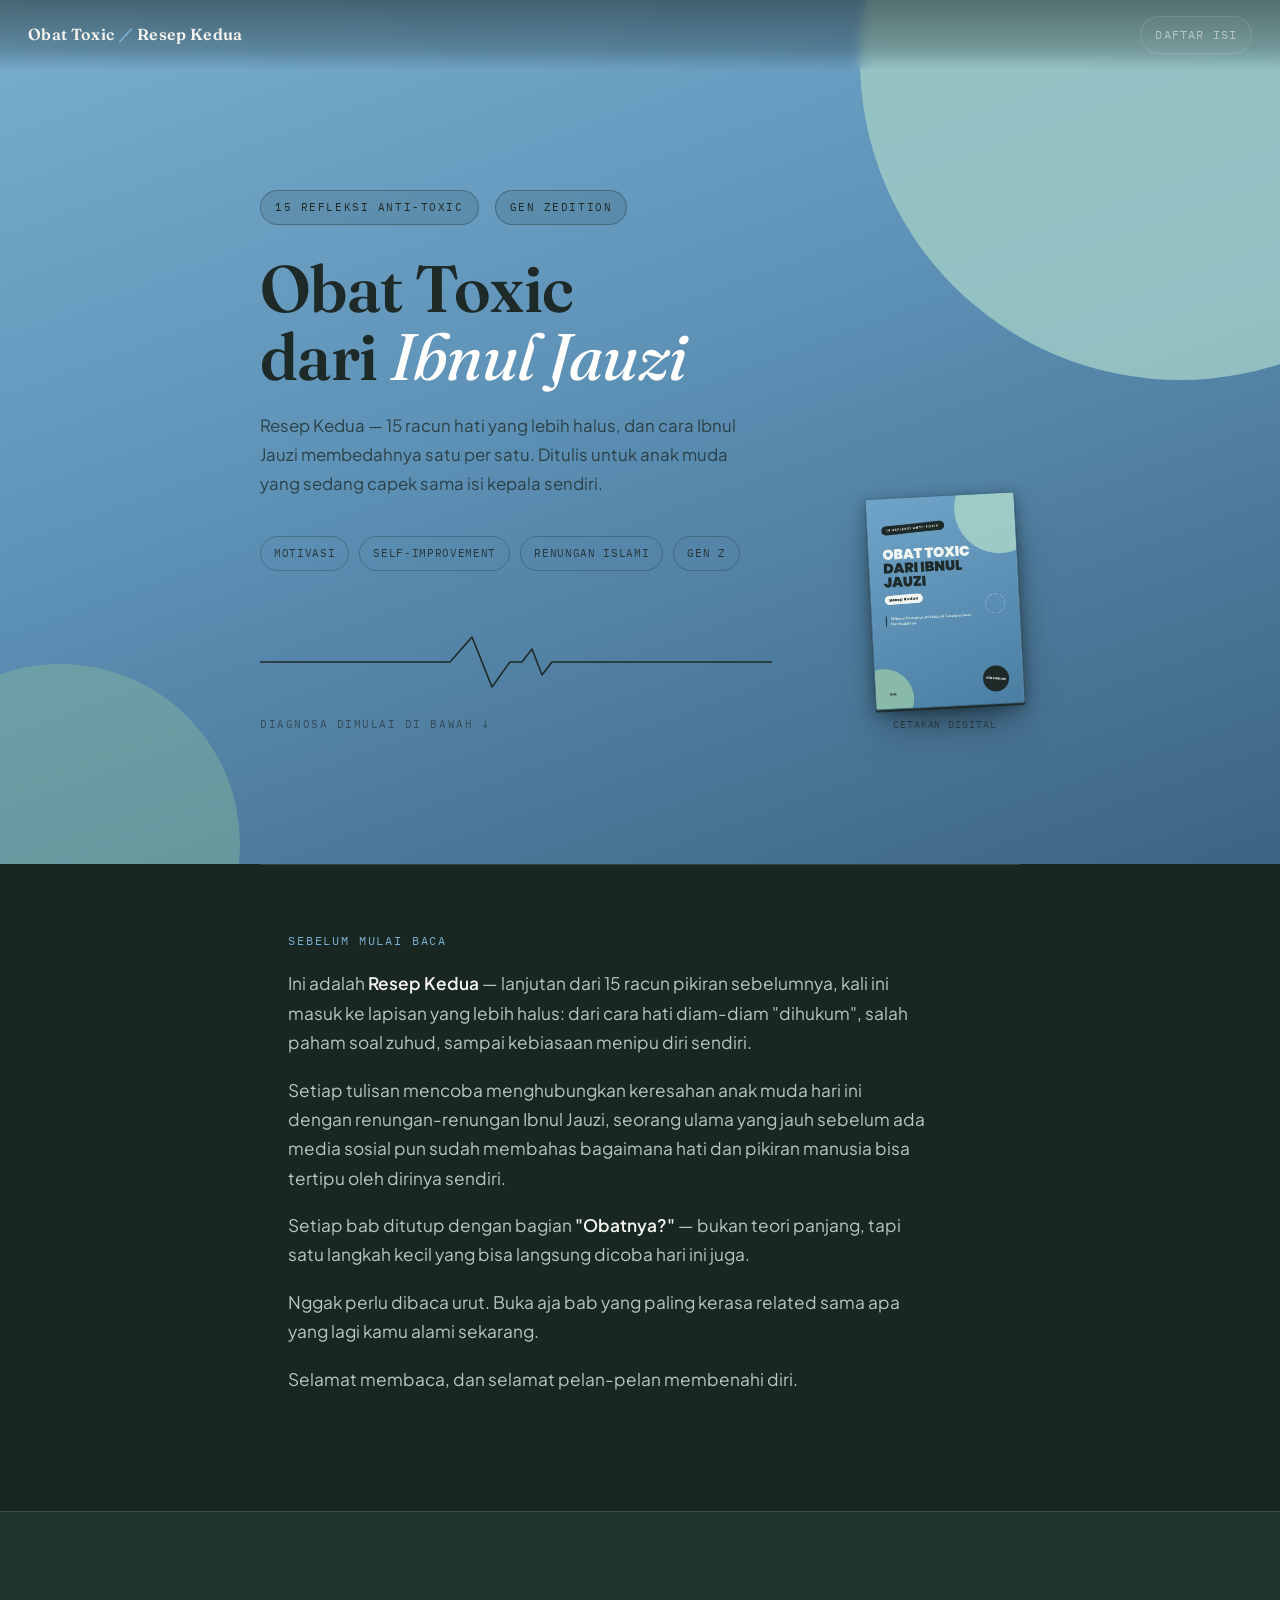
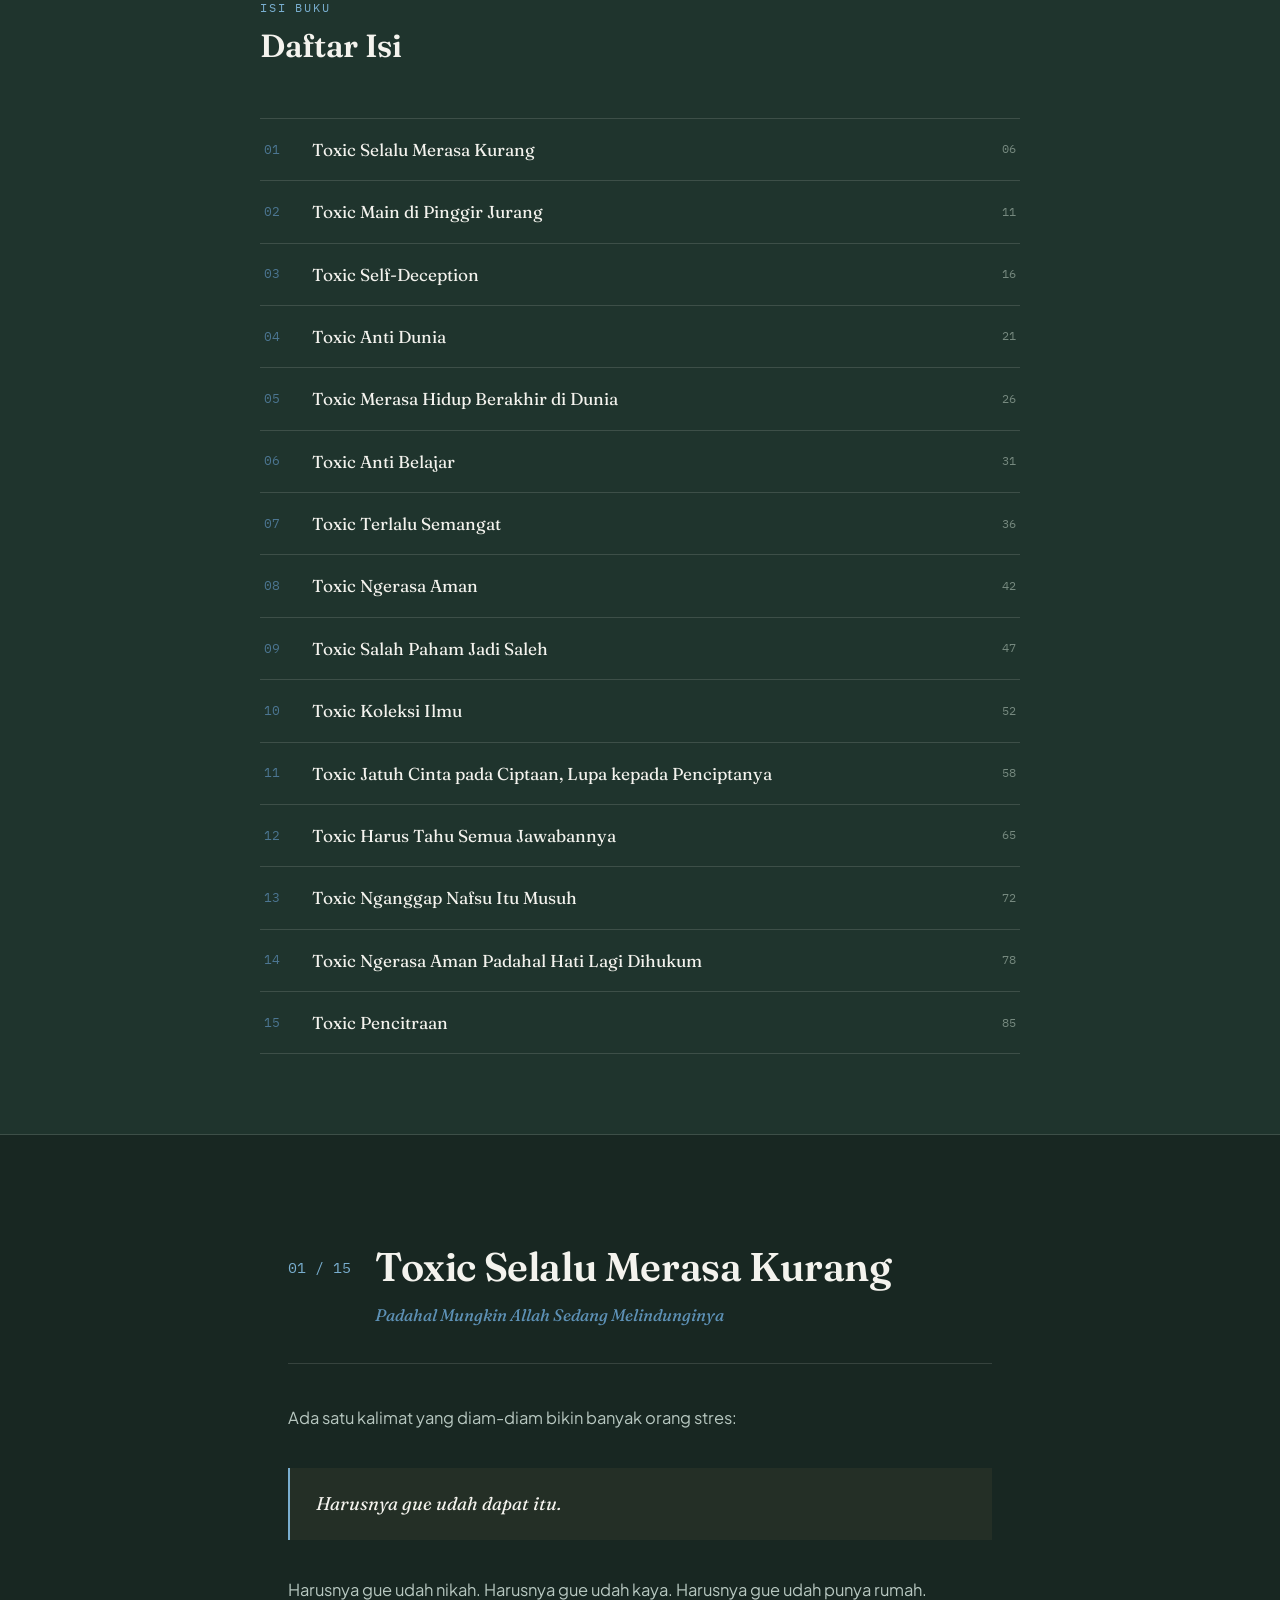
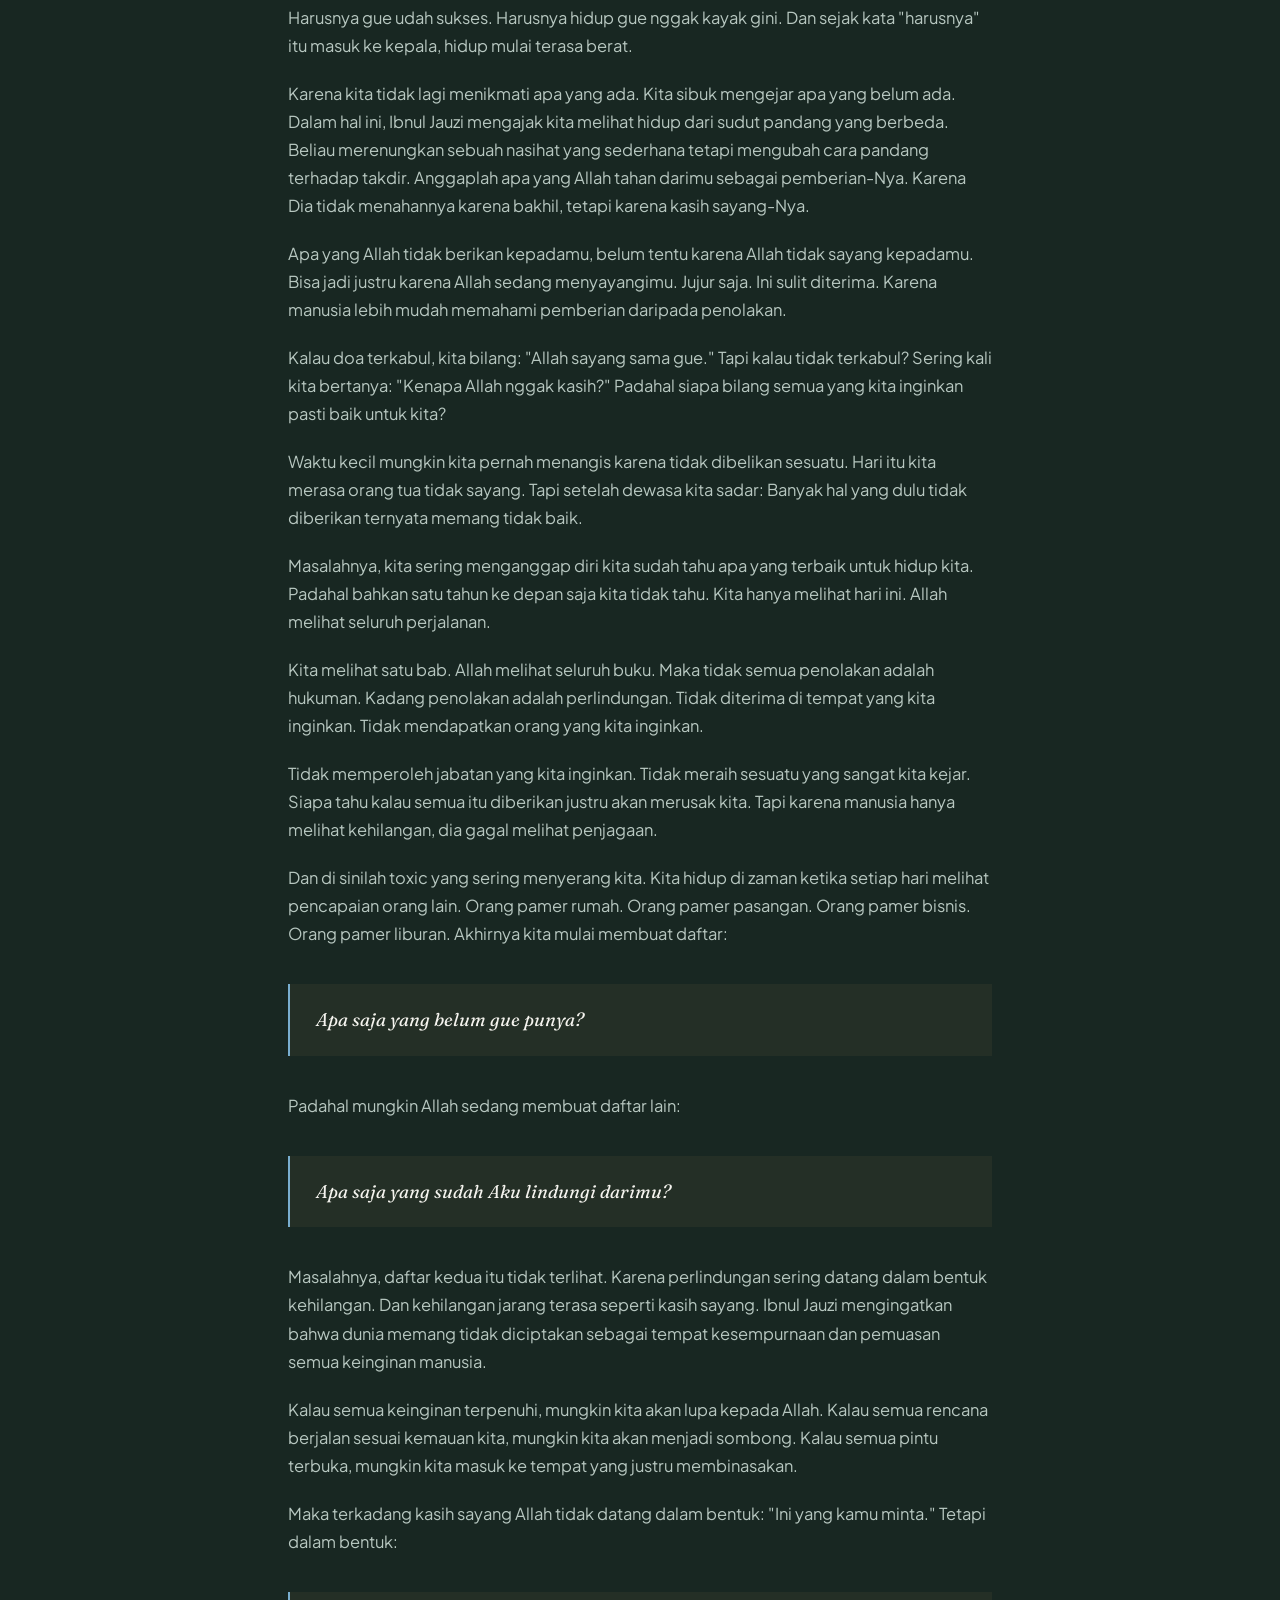
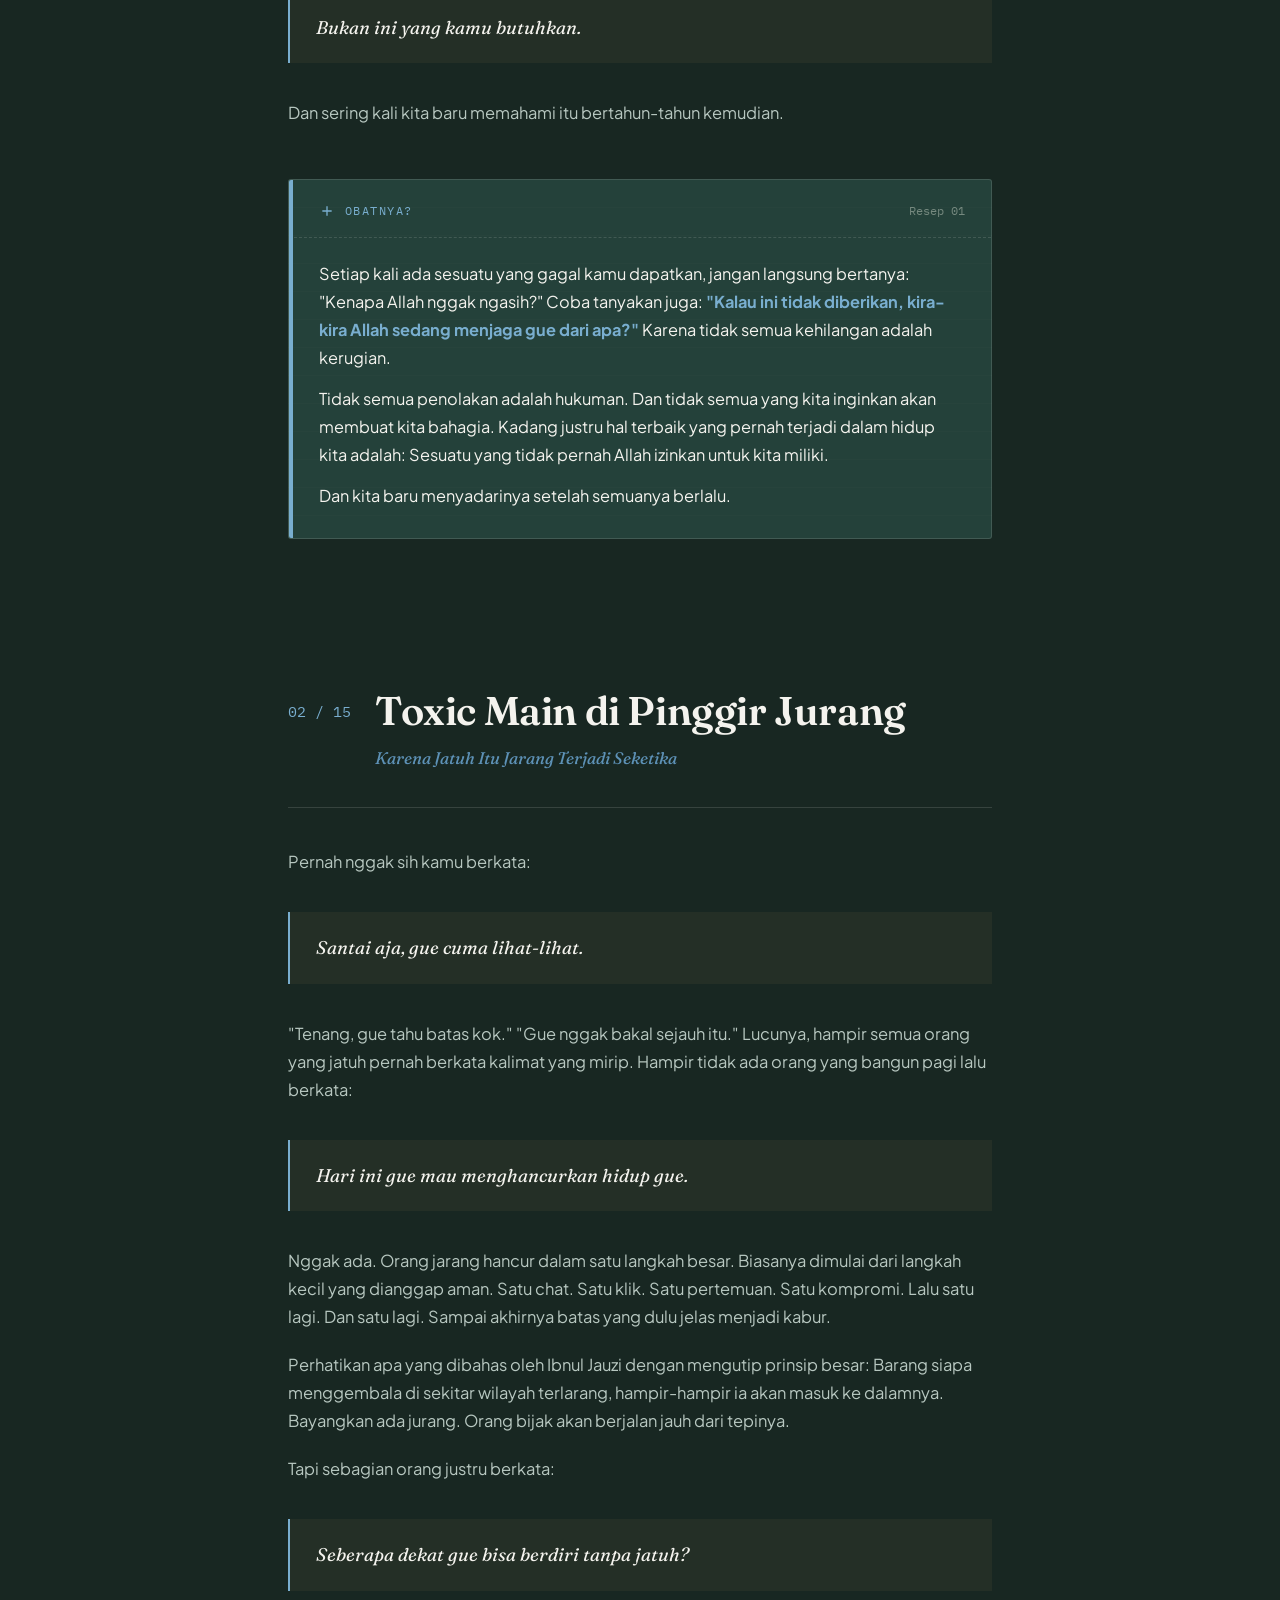
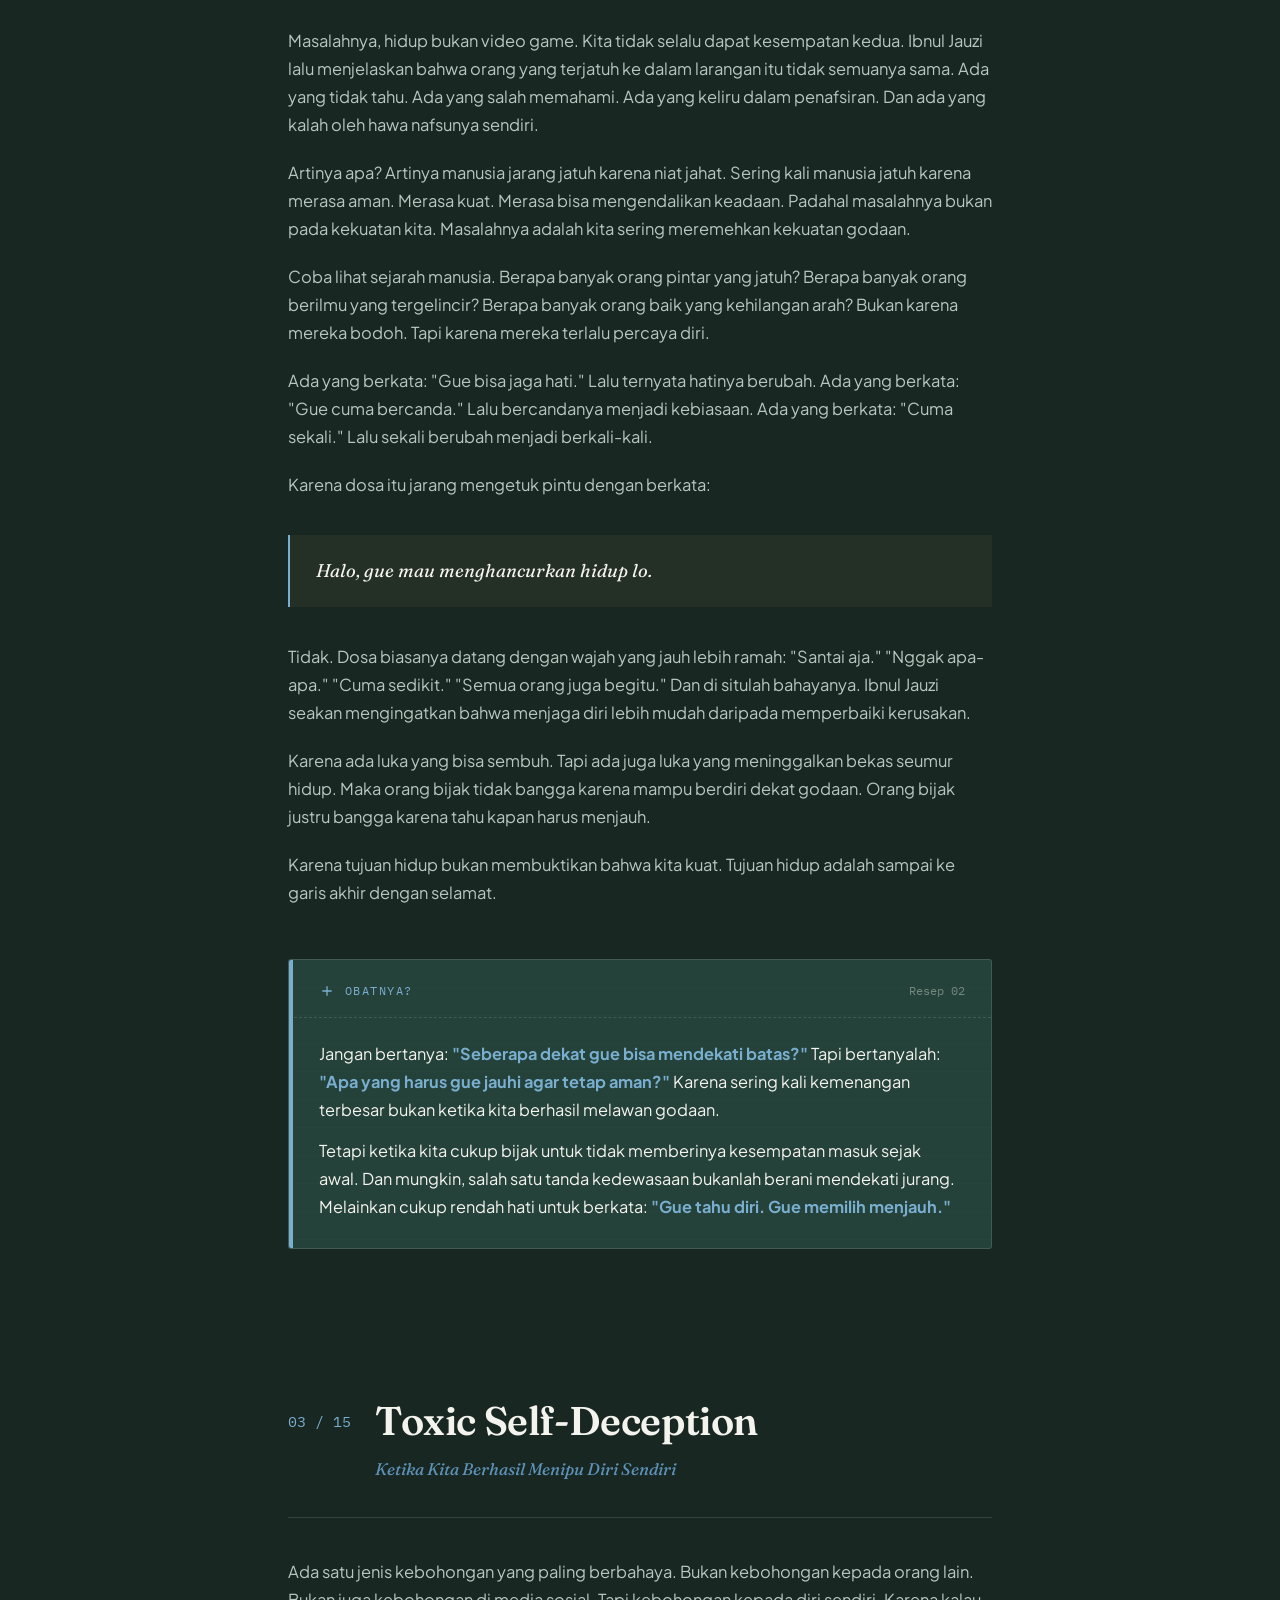
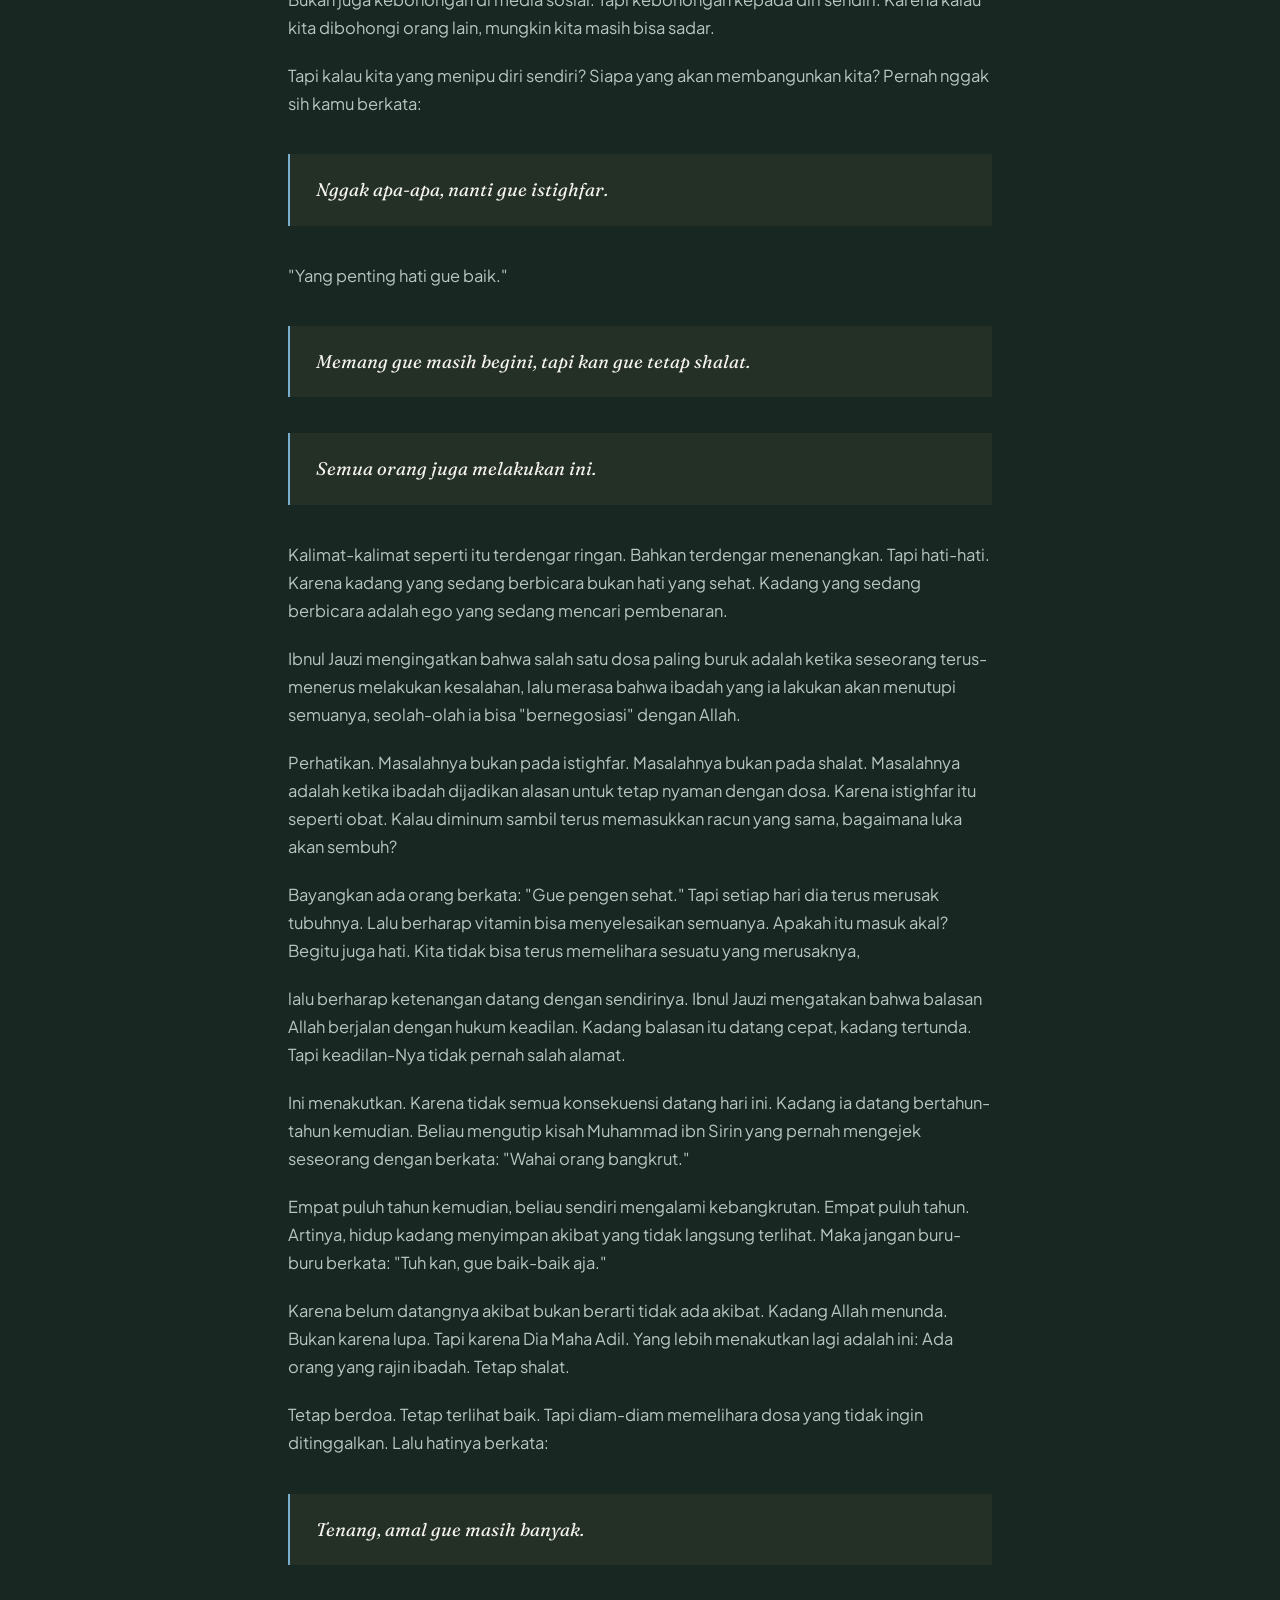
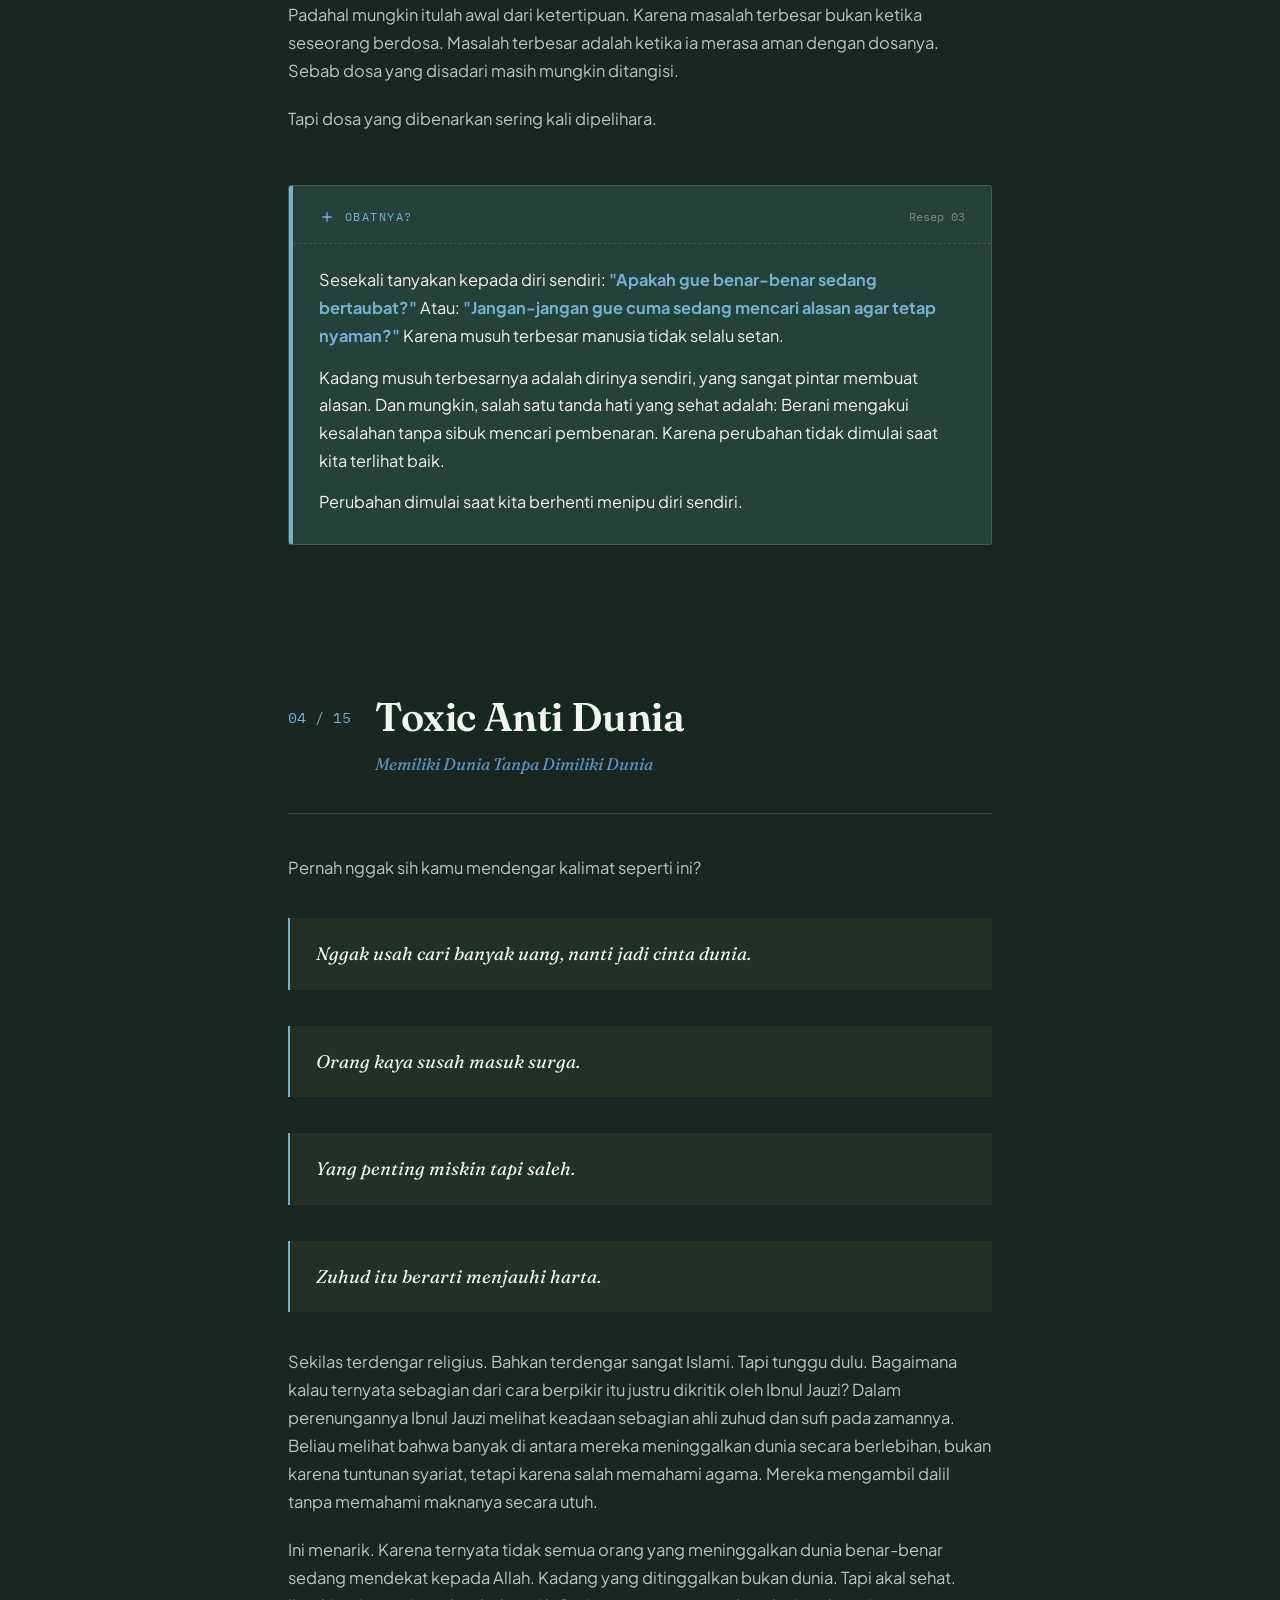
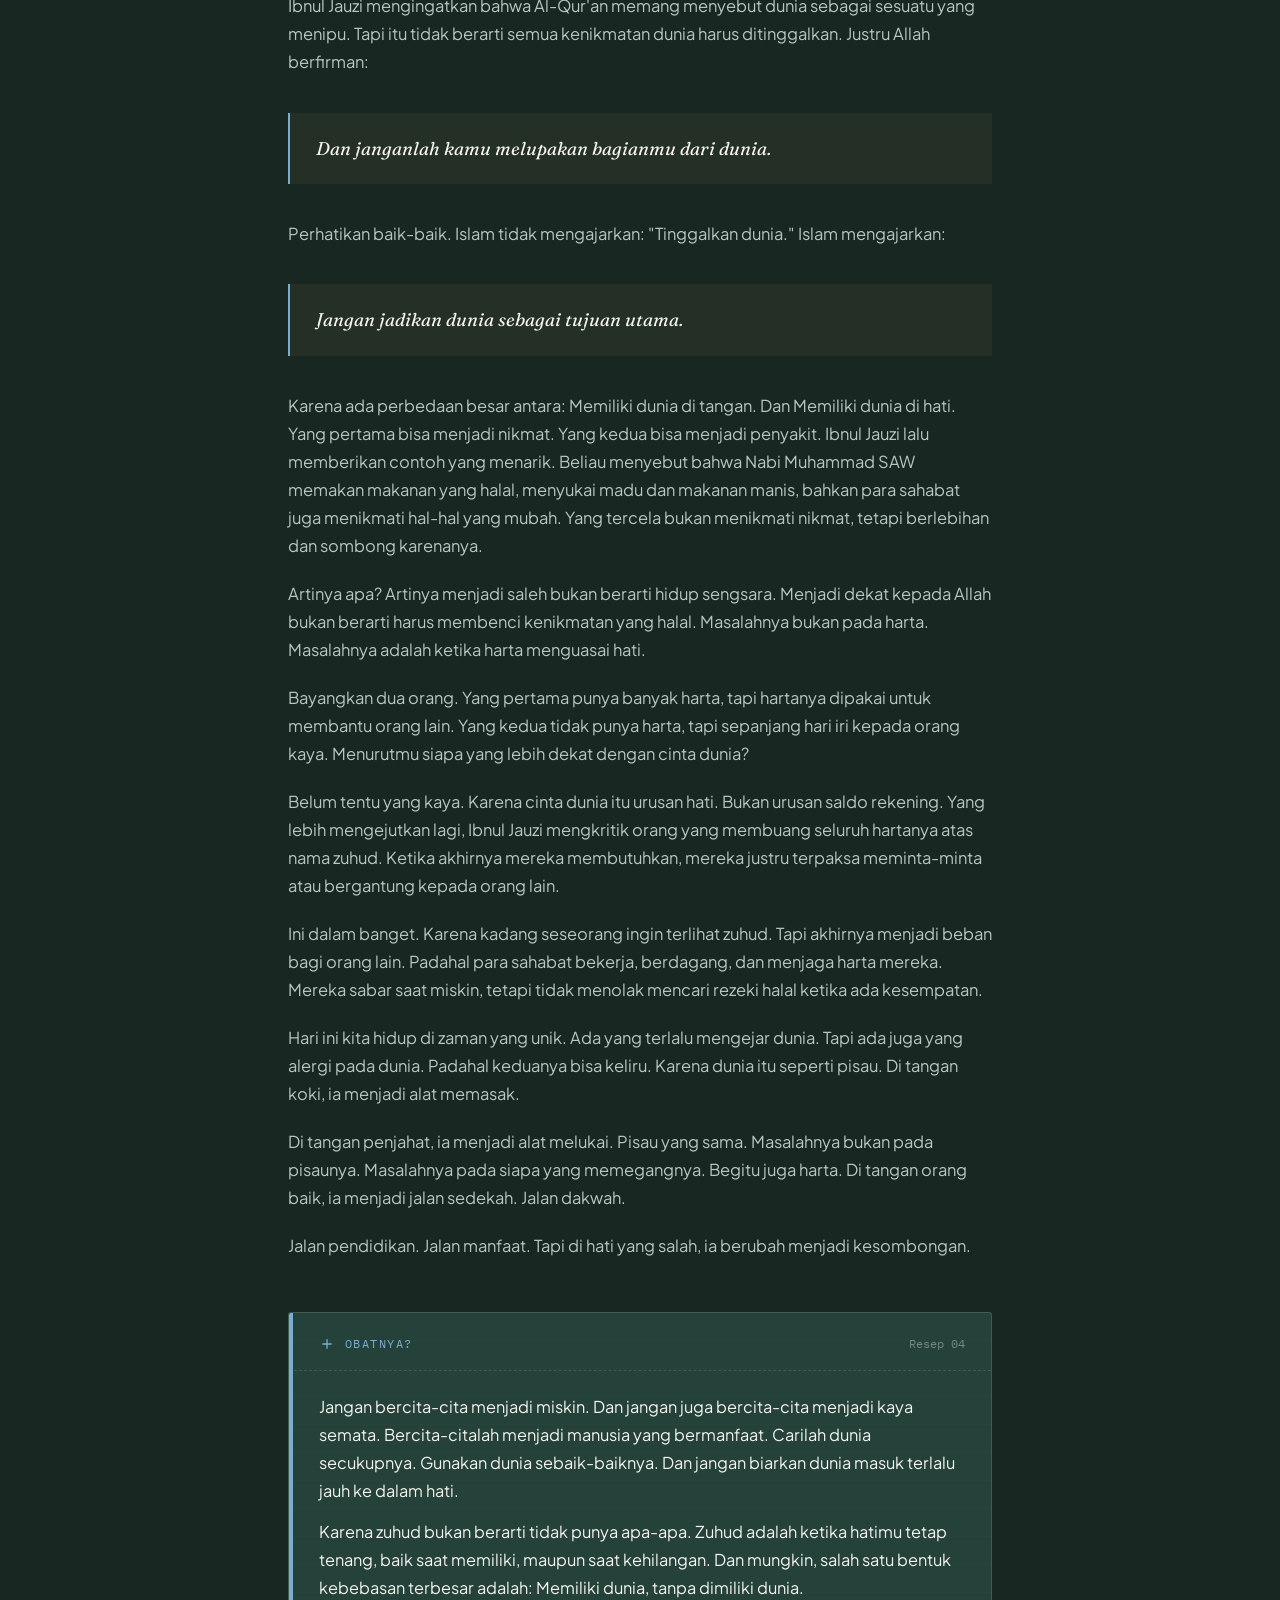
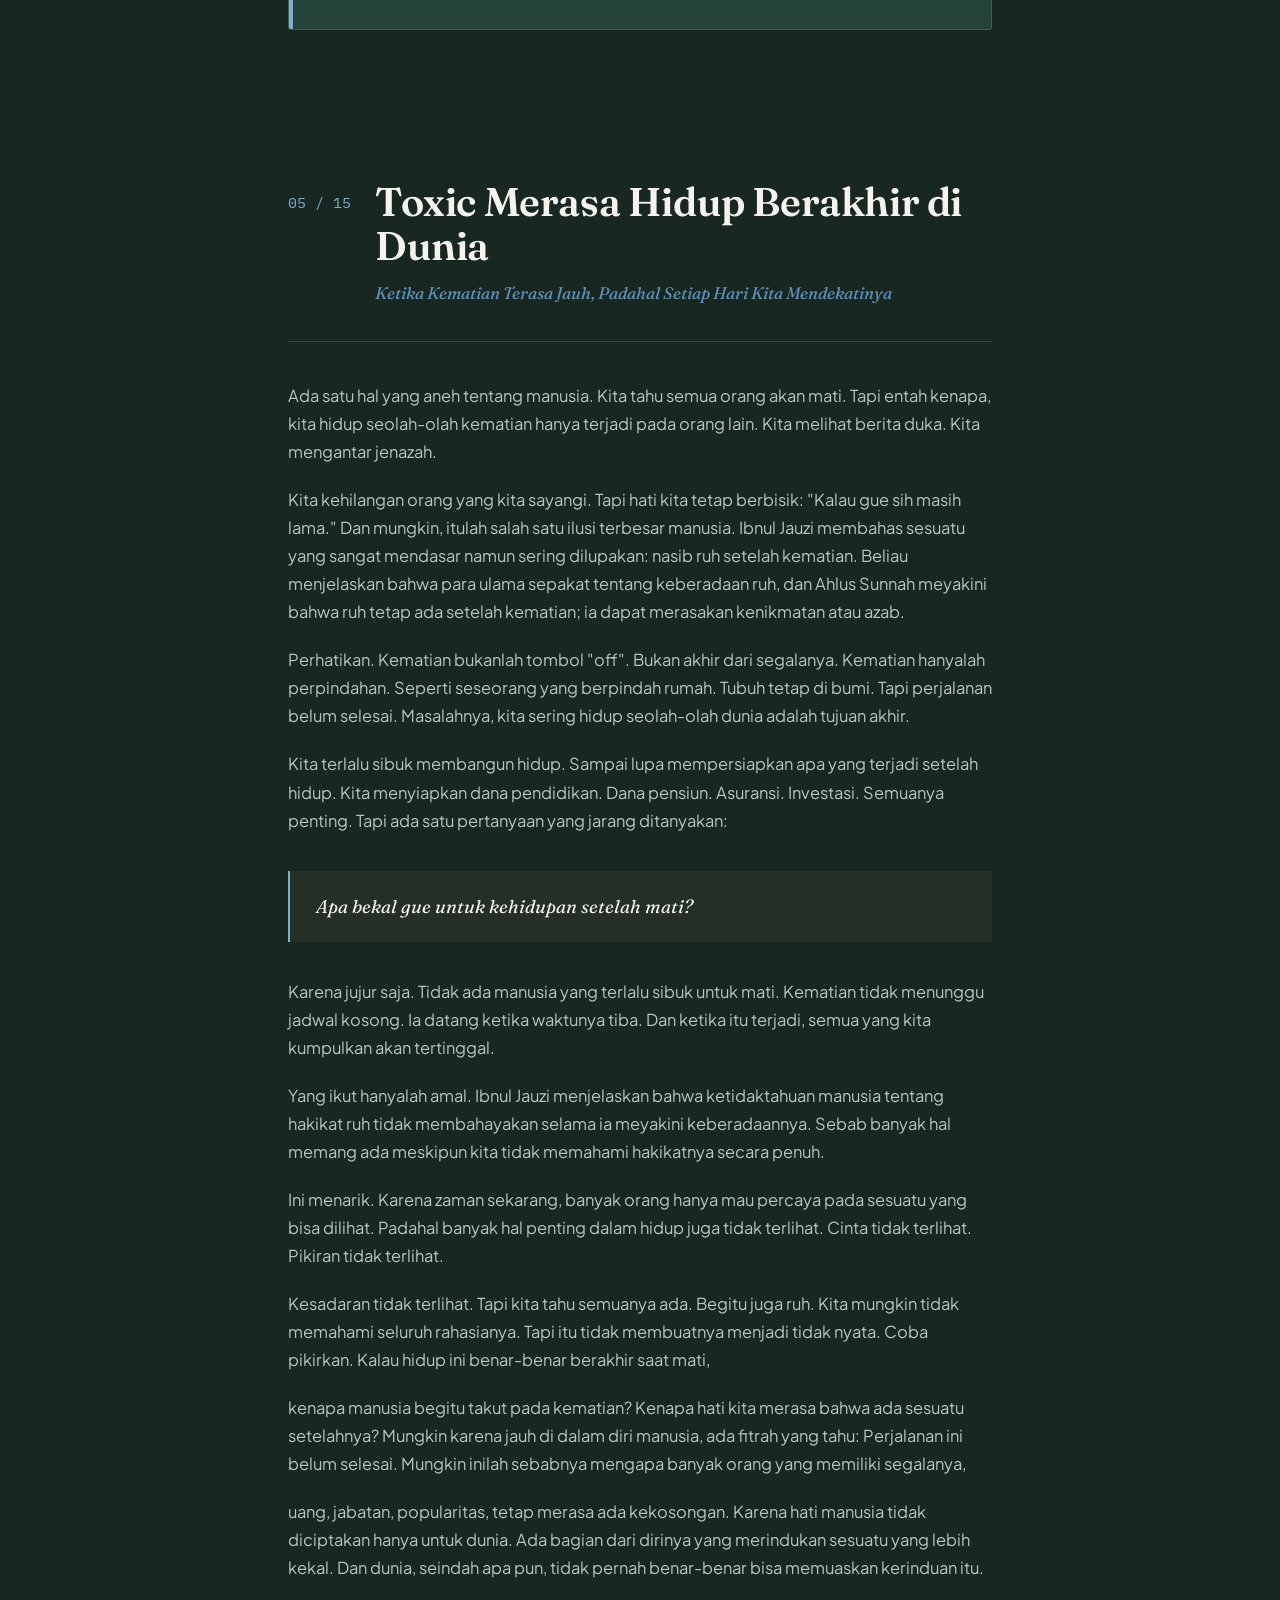
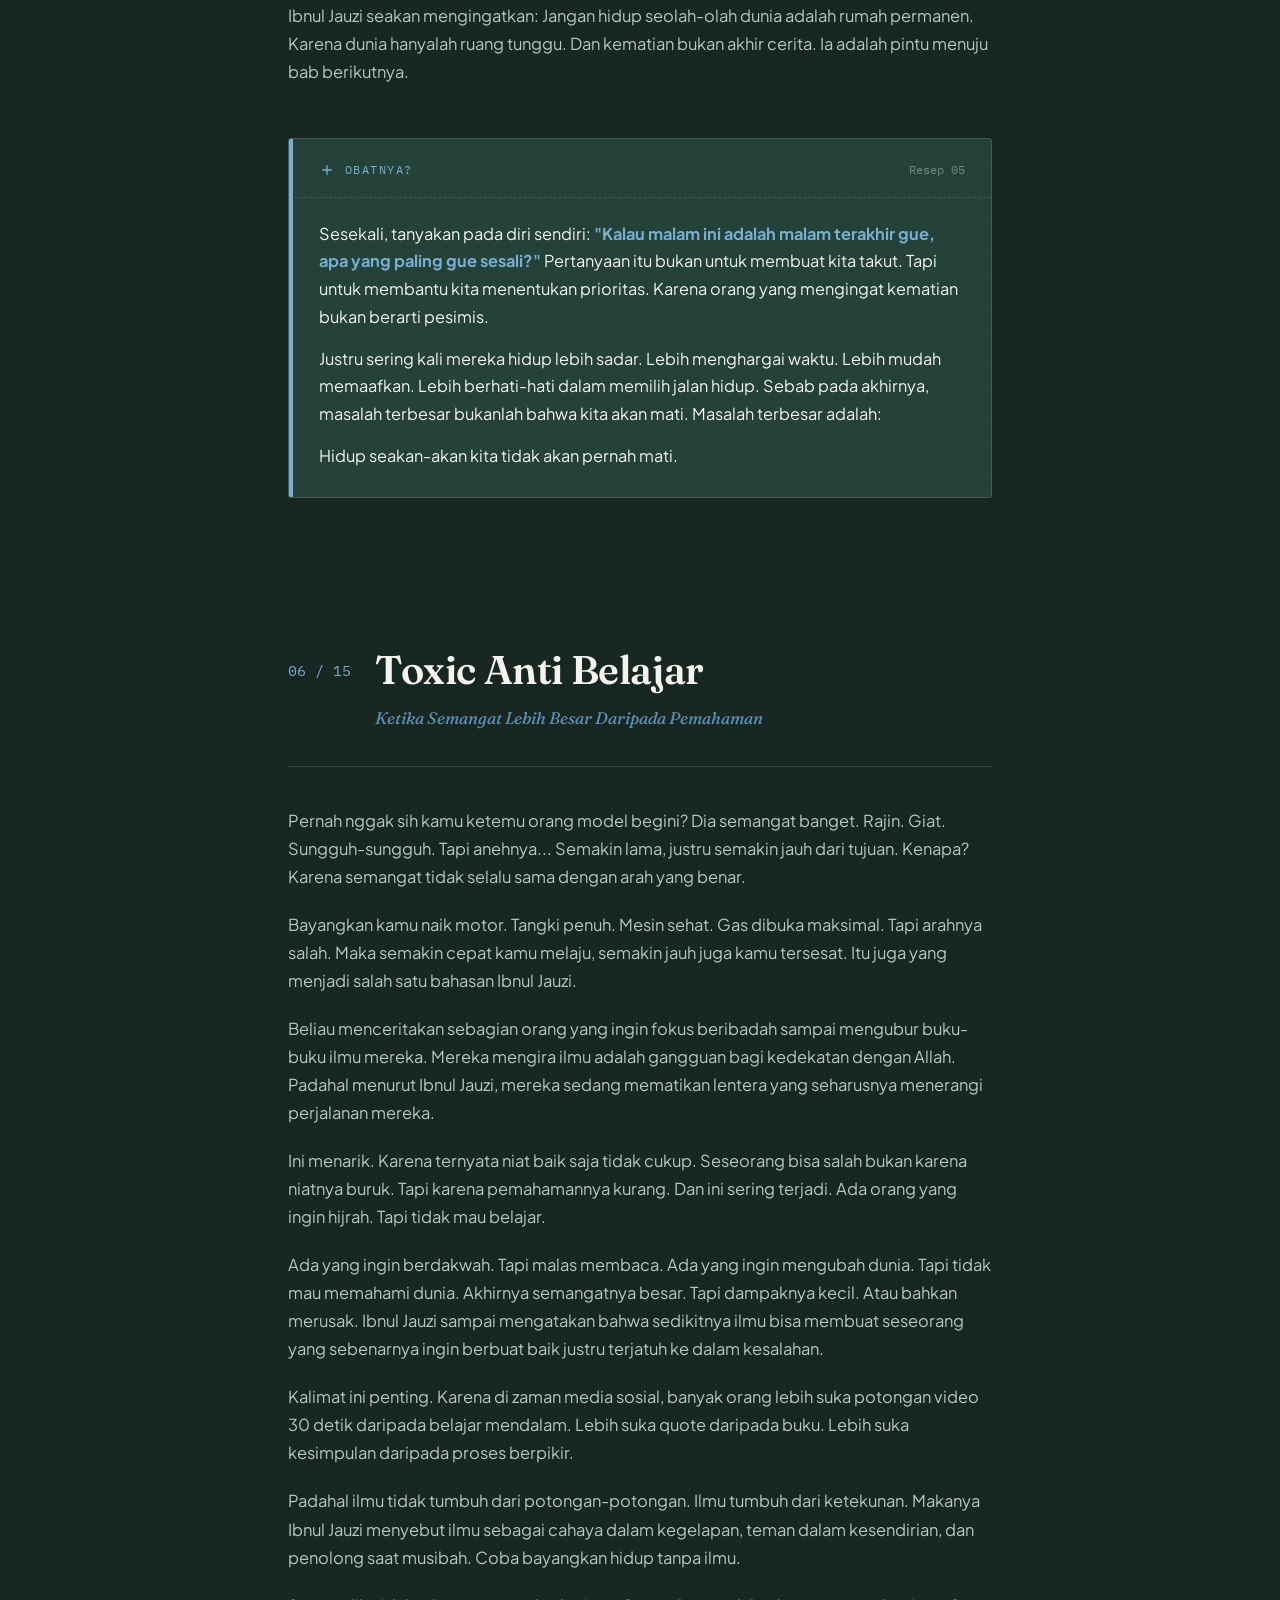
<file: book02.html>
<!DOCTYPE html>
<html lang="id">
<head>
<meta charset="UTF-8">
<meta name="viewport" content="width=device-width, initial-scale=1.0">
<title>Obat Toxic dari Ibnul Jauzi — Resep Kedua</title>
<link rel="preconnect" href="https://fonts.googleapis.com">
<link rel="preconnect" href="https://fonts.gstatic.com" crossorigin>
<link href="https://fonts.googleapis.com/css2?family=Fraunces:ital,opsz,wght@0,9..144,300;0,9..144,450;0,9..144,600;0,9..144,700;1,9..144,450;1,9..144,600&family=Plus+Jakarta+Sans:ital,wght@0,400;0,500;0,600;0,700;1,400&family=IBM+Plex+Mono:wght@400;500&display=swap" rel="stylesheet">
<style>
  :root{
    /* palette pulled directly from the book cover */
    --bg: #182722;
    --bg-alt: #1f342d;
    --panel: #24413a;
    --line: rgba(242,241,235,0.14);
    --ink: #f4f3ee;
    --ink-dim: #b7c7c0;
    --ink-faint: #76897f;
    --blue: #5d91b6;
    --blue-light: #79aecf;
    --blue-deep: #3d6482;
    --mint: #9ecbc6;
    --mint-deep: #7fb09f;
    --amber: #79aecf;      /* repointed to cover blue for label/accent text */
    --amber-dim: #4c7692;  /* repointed to cover blue-deep */
    --navy: #1e2a28;       /* the dark stamp/title-bar navy from the cover */
    --radius: 2px;
    --wrap: 760px;
  }

  *{box-sizing:border-box;}
  html{scroll-behavior:smooth;}
  body{
    margin:0;
    background:var(--bg);
    color:var(--ink);
    font-family:'Plus Jakarta Sans', sans-serif;
    line-height:1.7;
    -webkit-font-smoothing:antialiased;
  }
  ::selection{background:var(--amber); color:#1a1108;}

  h1,h2,h3,.display{
    font-family:'Fraunces', serif;
    font-weight:600;
    letter-spacing:-0.01em;
    color:var(--ink);
    margin:0;
  }

  .label{
    font-family:'IBM Plex Mono', monospace;
    font-size:0.72rem;
    letter-spacing:0.16em;
    text-transform:uppercase;
    color:var(--amber);
  }

  a{color:inherit;}
  img{max-width:100%;}

  /* ===== background texture ===== */
  body::before{
    content:"";
    position:fixed; inset:0;
    background:
      radial-gradient(ellipse 900px 500px at 15% -5%, rgba(93,145,182,0.22), transparent 60%),
      radial-gradient(ellipse 700px 600px at 100% 20%, rgba(158,203,198,0.12), transparent 55%);
    pointer-events:none;
    z-index:0;
  }

  /* ===== top nav ===== */
  .topbar{
    position:fixed; top:0; left:0; right:0;
    z-index:50;
    display:flex; align-items:center; justify-content:space-between;
    padding:16px 28px;
    background:linear-gradient(180deg, rgba(30,42,40,0.55), rgba(30,42,40,0.28) 70%, transparent);
    backdrop-filter:blur(6px);
  }
  .topbar .brand{
    font-family:'Fraunces', serif;
    font-weight:600;
    font-size:1rem;
    letter-spacing:0.02em;
  }
  .topbar .brand span{color:var(--amber);}
  .topbar .nav-toggle{
    font-family:'IBM Plex Mono', monospace;
    font-size:0.72rem;
    letter-spacing:0.1em;
    text-transform:uppercase;
    border:1px solid var(--line);
    padding:8px 14px;
    border-radius:20px;
    color:var(--ink-dim);
    cursor:pointer;
    background:rgba(255,255,255,0.02);
    transition:border-color .2s, color .2s;
  }
  .nav-toggle:hover{border-color:var(--amber); color:var(--amber);}

  /* ===== side index (desktop) ===== */
  .index-panel{
    position:fixed;
    top:0; right:-320px;
    width:300px; height:100%;
    background:var(--bg-alt);
    border-left:1px solid var(--line);
    z-index:60;
    padding:90px 26px 40px;
    overflow-y:auto;
    transition:right .35s cubic-bezier(.6,0,.2,1);
  }
  .index-panel.open{right:0;}
  .index-panel .label{margin-bottom:18px; display:block;}
  .index-list{list-style:none; margin:0; padding:0;}
  .index-list li{border-bottom:1px solid var(--line);}
  .index-list a{
    display:flex; gap:12px; align-items:baseline;
    padding:11px 2px;
    font-size:0.88rem;
    color:var(--ink-dim);
    text-decoration:none;
    transition:color .2s, padding-left .2s;
  }
  .index-list a:hover{color:var(--mint); padding-left:6px;}
  .index-list .num{
    font-family:'IBM Plex Mono', monospace;
    font-size:0.72rem;
    color:var(--amber-dim);
    flex-shrink:0;
  }
  .index-backdrop{
    position:fixed; inset:0; background:rgba(0,0,0,0.4);
    z-index:55; opacity:0; pointer-events:none; transition:opacity .3s;
  }
  .index-backdrop.open{opacity:1; pointer-events:auto;}

  /* ===== hero ===== */
  .hero{
    position:relative; z-index:1;
    min-height:96vh;
    display:flex; flex-direction:column; justify-content:center;
    padding:150px 28px 90px;
    overflow:hidden;
    background:linear-gradient(160deg, var(--blue-light) 0%, var(--blue) 45%, var(--blue-deep) 100%);
    isolation:isolate;
  }
  .hero::before, .hero::after{
    content:"";
    position:absolute;
    border-radius:50%;
    z-index:0;
    pointer-events:none;
  }
  .hero::before{
    width:640px; height:640px;
    top:-260px; right:-220px;
    background:var(--mint);
    opacity:0.85;
  }
  .hero::after{
    width:360px; height:360px;
    bottom:-160px; left:-120px;
    background:var(--mint-deep);
    opacity:0.55;
  }
  .hero-content{
    position:relative; z-index:2;
    max-width:var(--wrap);
    margin:0 auto;
    width:100%;
  }
  .hero .eyebrow{
    display:flex; align-items:center; gap:16px;
    margin-bottom:30px;
    flex-wrap:wrap;
  }
  .eyebrow .badge{
    display:inline-block;
    font-family:'IBM Plex Mono', monospace;
    font-size:0.7rem;
    letter-spacing:0.14em;
    text-transform:uppercase;
    color:var(--navy);
    background:rgba(30,42,40,0.12);
    border:1px solid rgba(30,42,40,0.35);
    padding:7px 14px;
    border-radius:20px;
  }
  .hero-grid{
    display:flex;
    align-items:flex-end;
    gap:40px;
  }
  .hero-text{flex:1; min-width:260px;}
  .hero h1{
    font-size:clamp(2.4rem, 6.4vw, 4.1rem);
    line-height:1.03;
    font-weight:600;
    color:var(--navy);
  }
  .hero h1 em{
    font-style:italic;
    font-weight:450;
    color:#fdfdfb;
  }
  .hero .sub{
    margin-top:22px;
    max-width:480px;
    color:rgba(30,42,40,0.78);
    font-size:1.05rem;
  }
  .hero .meta-row{
    margin-top:38px;
    display:flex; flex-wrap:wrap; gap:10px;
  }
  .pill{
    font-family:'IBM Plex Mono', monospace;
    font-size:0.7rem;
    letter-spacing:0.06em;
    text-transform:uppercase;
    border:1px solid rgba(30,42,40,0.3);
    padding:7px 13px;
    border-radius:20px;
    color:rgba(30,42,40,0.85);
  }

  /* small book cover thumbnail beside the title */
  .book-thumb{
    flex-shrink:0;
    width:150px;
    display:flex;
    flex-direction:column;
    align-items:center;
    gap:10px;
  }
  .book-thumb img{
    width:100%;
    display:block;
    border-radius:3px;
    box-shadow:
      0 2px 0 rgba(30,42,40,0.9),
      0 22px 40px -12px rgba(10,16,15,0.55),
      0 4px 14px rgba(10,16,15,0.35);
    transform:rotate(-3deg);
    transition:transform .35s ease;
    border:1px solid rgba(30,42,40,0.25);
  }
  .book-thumb:hover img{transform:rotate(0deg) translateY(-4px);}
  .book-thumb .cap{
    font-family:'IBM Plex Mono', monospace;
    font-size:0.62rem;
    letter-spacing:0.1em;
    text-transform:uppercase;
    color:rgba(30,42,40,0.65);
    text-align:center;
  }
  @media (max-width:640px){
    .hero-grid{flex-direction:column-reverse; align-items:flex-start; gap:26px;}
    .book-thumb{width:118px; align-self:flex-start;}
  }

  /* pulse line */
  .pulse-wrap{
    margin-top:56px;
    width:100%;
    max-width:560px;
  }
  .pulse-wrap svg{width:100%; height:auto; display:block;}
  .pulse-line{
    fill:none;
    stroke:var(--navy);
    stroke-width:1.6;
    stroke-linecap:round;
    stroke-linejoin:round;
    stroke-dasharray:600;
    stroke-dashoffset:600;
    animation:draw 3.2s ease-out forwards .3s;
  }
  @keyframes draw{ to{stroke-dashoffset:0;} }
  .scroll-cue{
    margin-top:18px;
    font-family:'IBM Plex Mono', monospace;
    font-size:0.68rem;
    letter-spacing:0.14em;
    text-transform:uppercase;
    color:rgba(30,42,40,0.6);
  }

  /* ===== intro / sebelum mulai baca ===== */
  .intro{
    position:relative; z-index:1;
    max-width:var(--wrap);
    margin:0 auto;
    padding:60px 28px 100px;
    border-top:1px solid var(--line);
  }
  .intro .label{margin-bottom:22px;}
  .intro p{
    font-size:1.08rem;
    color:var(--ink-dim);
    max-width:640px;
  }
  .intro p + p{margin-top:18px;}
  .intro strong{color:var(--ink); font-weight:600;}

  /* ===== table of contents ===== */
  .toc{
    position:relative; z-index:1;
    background:var(--bg-alt);
    border-top:1px solid var(--line);
    border-bottom:1px solid var(--line);
    padding:80px 28px;
  }
  .toc-inner{max-width:var(--wrap); margin:0 auto;}
  .toc .label{margin-bottom:8px;}
  .toc h2{font-size:2rem; margin-bottom:44px; font-weight:600;}
  .toc-grid{
    display:grid;
    grid-template-columns:1fr;
    border-top:1px solid var(--line);
  }
  .toc-item{
    display:flex; align-items:center; gap:22px;
    padding:16px 4px;
    border-bottom:1px solid var(--line);
    text-decoration:none;
    transition:padding-left .25s;
  }
  .toc-item:hover{padding-left:10px;}
  .toc-item:hover .toc-title{color:var(--mint);}
  .toc-item .toc-num{
    font-family:'IBM Plex Mono', monospace;
    font-size:0.8rem;
    color:var(--amber-dim);
    width:26px;
    flex-shrink:0;
  }
  .toc-item .toc-title{
    font-family:'Fraunces', serif;
    font-size:1.08rem;
    color:var(--ink);
    transition:color .2s;
    flex:1;
  }
  .toc-item .toc-page{
    font-family:'IBM Plex Mono', monospace;
    font-size:0.75rem;
    color:var(--ink-faint);
  }

  /* ===== chapters ===== */
  .chapter{
    position:relative; z-index:1;
    max-width:var(--wrap);
    margin:0 auto;
    padding:110px 28px 40px;
    scroll-margin-top:80px;
    opacity:0; transform:translateY(18px);
    transition:opacity .7s ease, transform .7s ease;
  }
  .chapter.in-view{opacity:1; transform:translateY(0);}

  .chapter-head{
    display:flex; align-items:flex-start; gap:24px;
    padding-bottom:34px;
    border-bottom:1px solid var(--line);
    margin-bottom:40px;
  }
  .chapter-head .big-num{
    font-family:'IBM Plex Mono', monospace;
    font-size:0.95rem;
    color:var(--amber);
    padding-top:10px;
    flex-shrink:0;
  }
  .chapter-head h2{
    font-size:clamp(1.8rem, 4vw, 2.5rem);
    line-height:1.08;
    font-weight:600;
  }
  .chapter-head .chapter-sub{
    margin-top:12px;
    font-style:italic;
    color:var(--blue);
    font-family:'Fraunces', serif;
    font-weight:450;
    font-size:1.05rem;
  }

  .chapter-body p{
    margin:0 0 20px;
    color:var(--ink-dim);
    font-size:1.03rem;
  }
  .chapter-body p.lede{
    color:var(--ink);
    font-size:1.15rem;
  }
  .chapter-body p.tight{ margin-bottom:4px; }

  .chapter-body blockquote{
    margin:36px 0;
    padding:22px 26px;
    border-left:2px solid var(--amber);
    background:rgba(227,177,102,0.06);
    font-family:'Fraunces', serif;
    font-style:italic;
    font-size:1.15rem;
    color:var(--ink);
    line-height:1.5;
  }

  /* resep card — the signature element */
  .resep{
    margin-top:52px;
    border:1px solid var(--line);
    background:
      repeating-linear-gradient(180deg, transparent, transparent 27px, rgba(242,237,225,0.025) 28px),
      var(--panel);
    border-radius:3px;
    padding:0;
    position:relative;
    overflow:hidden;
  }
  .resep::before{
    content:"";
    position:absolute; left:0; top:0; bottom:0; width:4px;
    background:var(--amber);
  }
  .resep-head{
    display:flex; align-items:center; justify-content:space-between;
    padding:20px 26px 16px 30px;
    border-bottom:1px dashed var(--line);
  }
  .resep-head .rx{
    display:flex; align-items:center; gap:10px;
    font-family:'IBM Plex Mono', monospace;
    font-size:0.78rem;
    letter-spacing:0.12em;
    text-transform:uppercase;
    color:var(--amber);
  }
  .resep-head .rx svg{width:16px; height:16px;}
  .resep-head .resep-no{
    font-family:'IBM Plex Mono', monospace;
    font-size:0.72rem;
    color:var(--ink-faint);
  }
  .resep-body{
    padding:22px 30px 28px;
  }
  .resep-body p{
    color:var(--ink);
    font-size:1.02rem;
    margin:0 0 14px;
  }
  .resep-body p:last-child{margin-bottom:0;}
  .resep-body strong{color:var(--amber);}

  .chapter-close{
    margin-top:22px;
    padding-top:22px;
    text-align:right;
    font-family:'IBM Plex Mono', monospace;
    font-size:0.68rem;
    letter-spacing:0.12em;
    text-transform:uppercase;
    color:var(--ink-faint);
  }

  /* ===== closing / about ===== */
  .closing{
    position:relative; z-index:1;
    background:var(--bg-alt);
    border-top:1px solid var(--line);
    padding:110px 28px 60px;
    text-align:center;
  }
  .closing-inner{max-width:600px; margin:0 auto;}
  .closing h2{font-size:1.9rem; margin-bottom:22px;}
  .closing p{color:var(--ink-dim); font-size:1.05rem; margin-bottom:14px;}

  .about{
    max-width:var(--wrap);
    margin:0 auto;
    padding:70px 28px 90px;
    position:relative; z-index:1;
  }
  .about .label{margin-bottom:16px;}
  .about h3{font-size:1.3rem; margin-bottom:18px; font-weight:600;}
  .about p{color:var(--ink-dim); margin-bottom:24px; max-width:560px;}
  .tags{display:flex; flex-wrap:wrap; gap:10px;}

  footer{
    padding:34px 28px 50px;
    text-align:center;
    font-family:'IBM Plex Mono', monospace;
    font-size:0.7rem;
    letter-spacing:0.08em;
    color:var(--ink-faint);
    position:relative; z-index:1;
  }

  /* ===== download CTA ===== */
  .download-cta{
    position:relative; z-index:1;
    background:var(--panel);
    border-top:1px solid var(--line);
    border-bottom:1px solid var(--line);
    padding:90px 28px;
    text-align:center;
  }
  .download-cta-inner{max-width:520px; margin:0 auto;}
  .download-cta .label{margin-bottom:16px; color:var(--mint);}
  .download-cta h2{font-size:1.9rem; margin-bottom:16px;}
  .download-cta p{color:var(--ink-dim); font-size:1.02rem; margin-bottom:34px;}
  .btn-download{
    display:inline-flex;
    align-items:center;
    gap:10px;
    background:var(--blue);
    color:#0f1a17;
    font-family:'IBM Plex Mono', monospace;
    font-size:0.78rem;
    font-weight:500;
    letter-spacing:0.1em;
    text-transform:uppercase;
    border:none;
    border-radius:30px;
    padding:16px 30px;
    cursor:pointer;
    transition:background .25s ease, transform .25s ease;
  }
  .btn-download:hover{background:var(--blue-light); transform:translateY(-2px);}
  .btn-download svg{width:16px; height:16px; flex-shrink:0;}

  /* ===== modal ===== */
  .modal-backdrop{
    position:fixed; inset:0;
    background:rgba(9,14,12,0.72);
    backdrop-filter:blur(3px);
    display:flex; align-items:center; justify-content:center;
    padding:20px;
    z-index:200;
    opacity:0; pointer-events:none;
    transition:opacity .3s ease;
  }
  .modal-backdrop.open{opacity:1; pointer-events:auto;}
  .modal-box{
    width:100%; max-width:420px;
    max-height:88vh;
    overflow-y:auto;
    background:var(--bg-alt);
    border:1px solid var(--line);
    border-radius:4px;
    padding:34px 28px 30px;
    position:relative;
    transform:translateY(16px) scale(0.98);
    transition:transform .3s ease;
  }
  .modal-backdrop.open .modal-box{transform:translateY(0) scale(1);}
  .modal-close{
    position:absolute; top:16px; right:16px;
    width:30px; height:30px;
    display:flex; align-items:center; justify-content:center;
    background:transparent;
    border:1px solid var(--line);
    border-radius:50%;
    color:var(--ink-dim);
    font-size:1rem;
    line-height:1;
    cursor:pointer;
  }
  .modal-close:hover{color:var(--ink); border-color:var(--ink-dim);}
  .modal-box h3{font-size:1.15rem; margin-bottom:4px;}
  .modal-box .label{margin-bottom:14px;}

  .qris-panel{
    background:var(--panel);
    border:1px solid var(--line);
    border-radius:3px;
    padding:22px;
    text-align:center;
    margin-bottom:22px;
  }
  .qris-code{
    width:190px; height:190px;
    margin:0 auto 14px;
    background:#fdfdfb;
    border-radius:3px;
    display:flex; align-items:center; justify-content:center;
    overflow:hidden;
  }
  .qris-code svg{width:100%; height:100%; display:block;}
  .qris-amount{font-family:'Fraunces', serif; font-size:1.5rem; color:var(--ink); margin-bottom:4px;}
  .qris-note{font-family:'IBM Plex Mono', monospace; font-size:0.68rem; letter-spacing:0.06em; color:var(--ink-faint); text-transform:uppercase;}

  .confirm-form{display:flex; flex-direction:column; gap:14px;}
  .confirm-form label{
    font-family:'IBM Plex Mono', monospace;
    font-size:0.68rem;
    letter-spacing:0.08em;
    text-transform:uppercase;
    color:var(--ink-faint);
    display:block;
    margin-bottom:6px;
  }
  .confirm-form input,
  .confirm-form textarea{
    width:100%;
    background:var(--bg);
    border:1px solid var(--line);
    border-radius:3px;
    padding:11px 13px;
    color:var(--ink);
    font-family:'Plus Jakarta Sans', sans-serif;
    font-size:0.92rem;
  }
  .confirm-form input:focus,
  .confirm-form textarea:focus{outline:none; border-color:var(--blue);}
  .confirm-form textarea{resize:vertical; min-height:60px;}
  .confirm-check{
    display:flex; align-items:flex-start; gap:9px;
    font-size:0.85rem;
    color:var(--ink-dim);
  }
  .confirm-check input{width:auto; margin-top:3px;}
  .confirm-error{
    font-size:0.78rem;
    color:#e08a8a;
    display:none;
  }
  .confirm-error.show{display:block;}
  .btn-submit{
    margin-top:6px;
    background:var(--mint-deep);
    color:#0f1a17;
    border:none;
    border-radius:30px;
    padding:14px 20px;
    font-family:'IBM Plex Mono', monospace;
    font-size:0.75rem;
    font-weight:500;
    letter-spacing:0.1em;
    text-transform:uppercase;
    cursor:pointer;
    transition:background .25s ease;
  }
  .btn-submit:hover{background:var(--mint);}
  .btn-submit:disabled{opacity:0.55; cursor:not-allowed;}

  .modal-success{display:none; text-align:center; padding:10px 0 4px;}
  .modal-success.show{display:block;}
  .modal-success .check{
    width:52px; height:52px; margin:0 auto 18px;
    border-radius:50%;
    background:var(--mint-deep);
    display:flex; align-items:center; justify-content:center;
  }
  .modal-success .check svg{width:24px; height:24px;}
  .modal-success h3{margin-bottom:10px;}
  .modal-success p{color:var(--ink-dim); font-size:0.92rem; margin-bottom:4px;}

  @media (max-width:640px){
    .topbar{padding:14px 18px;}
    .hero{padding:120px 20px 60px;}
    .chapter{padding:80px 20px 20px;}
    .chapter-head{gap:14px;}
    .toc, .intro, .closing, .about{padding-left:20px; padding-right:20px;}
    .resep-head, .resep-body{padding-left:20px; padding-right:20px;}
    .index-panel{width:82%; right:-100%;}
    .download-cta{padding:70px 20px;}
    .modal-box{padding:28px 20px 24px;}
  }

  @media (prefers-reduced-motion: reduce){
    html{scroll-behavior:auto;}
    .pulse-line{animation:none; stroke-dashoffset:0;}
    .chapter{opacity:1; transform:none; transition:none;}
  }

</style>
</head>
<body>

<div class="topbar">
  <div class="brand">Obat Toxic <span>／</span> Resep Kedua</div>
  <div class="nav-toggle" id="navToggle">Daftar Isi</div>
</div>

<div class="index-backdrop" id="indexBackdrop"></div>
<nav class="index-panel" id="indexPanel">
  <span class="label">Daftar Isi</span>
  <ul class="index-list">
    <li><a href="#ch1"><span class="num">01</span> Toxic Selalu Merasa Kurang</a></li>
    <li><a href="#ch2"><span class="num">02</span> Toxic Main di Pinggir Jurang</a></li>
    <li><a href="#ch3"><span class="num">03</span> Toxic Self-Deception</a></li>
    <li><a href="#ch4"><span class="num">04</span> Toxic Anti Dunia</a></li>
    <li><a href="#ch5"><span class="num">05</span> Toxic Merasa Hidup Berakhir di Dunia</a></li>
    <li><a href="#ch6"><span class="num">06</span> Toxic Anti Belajar</a></li>
    <li><a href="#ch7"><span class="num">07</span> Toxic Terlalu Semangat</a></li>
    <li><a href="#ch8"><span class="num">08</span> Toxic Ngerasa Aman</a></li>
    <li><a href="#ch9"><span class="num">09</span> Toxic Salah Paham Jadi Saleh</a></li>
    <li><a href="#ch10"><span class="num">10</span> Toxic Koleksi Ilmu</a></li>
    <li><a href="#ch11"><span class="num">11</span> Toxic Jatuh Cinta pada Ciptaan, Lupa kepada Penciptanya</a></li>
    <li><a href="#ch12"><span class="num">12</span> Toxic Harus Tahu Semua Jawabannya</a></li>
    <li><a href="#ch13"><span class="num">13</span> Toxic Nganggap Nafsu Itu Musuh</a></li>
    <li><a href="#ch14"><span class="num">14</span> Toxic Ngerasa Aman Padahal Hati Lagi Dihukum</a></li>
    <li><a href="#ch15"><span class="num">15</span> Toxic Pencitraan</a></li>
  </ul>
</nav>

<!-- ============ HERO ============ -->
<section class="hero">
  <div class="hero-content">
    <div class="eyebrow">
      <span class="badge">15 Refleksi Anti-Toxic</span>
      <span class="badge">Gen Zedition</span>
    </div>
    <div class="hero-grid">
      <div class="hero-text">
        <h1>Obat Toxic<br>dari <em>Ibnul Jauzi</em></h1>
        <p class="sub">Resep Kedua — 15 racun hati yang lebih halus, dan cara Ibnul Jauzi membedahnya satu per satu. Ditulis untuk anak muda yang sedang capek sama isi kepala sendiri.</p>
        <div class="meta-row">
          <span class="pill">Motivasi</span>
          <span class="pill">Self-Improvement</span>
          <span class="pill">Renungan Islami</span>
          <span class="pill">Gen Z</span>
        </div>
        <div class="pulse-wrap">
          <svg viewBox="0 0 560 70" xmlns="http://www.w3.org/2000/svg">
            <path class="pulse-line" d="M0 35 H190 L212 10 L232 60 L250 35 L262 35 L272 22 L282 48 L292 35 H560" />
          </svg>
          <div class="scroll-cue">Diagnosa dimulai di bawah ↓</div>
        </div>
      </div>
      <div class="book-thumb">
        <img src="[data-uri]" alt="Sampul buku Obat Toxic dari Ibnul Jauzi — Resep Kedua">
        <span class="cap">Cetakan Digital</span>
      </div>
    </div>
  </div>
</section>

<!-- ============ INTRO ============ -->
<section class="intro">
  <span class="label">Sebelum Mulai Baca</span>
  <p>Ini adalah <strong>Resep Kedua</strong> — lanjutan dari 15 racun pikiran sebelumnya, kali ini masuk ke lapisan yang lebih halus: dari cara hati diam-diam "dihukum", salah paham soal zuhud, sampai kebiasaan menipu diri sendiri.</p>
  <p>Setiap tulisan mencoba menghubungkan keresahan anak muda hari ini dengan renungan-renungan Ibnul Jauzi, seorang ulama yang jauh sebelum ada media sosial pun sudah membahas bagaimana hati dan pikiran manusia bisa tertipu oleh dirinya sendiri.</p>
  <p>Setiap bab ditutup dengan bagian <strong>"Obatnya?"</strong> — bukan teori panjang, tapi satu langkah kecil yang bisa langsung dicoba hari ini juga.</p>
  <p>Nggak perlu dibaca urut. Buka aja bab yang paling kerasa related sama apa yang lagi kamu alami sekarang.</p>
  <p>Selamat membaca, dan selamat pelan-pelan membenahi diri.</p>
</section>

<!-- ============ TOC ============ -->
<section class="toc">
  <div class="toc-inner">
    <span class="label">Isi Buku</span>
    <h2>Daftar Isi</h2>
    <div class="toc-grid">
      <a class="toc-item" href="#ch1"><span class="toc-num">01</span><span class="toc-title">Toxic Selalu Merasa Kurang</span><span class="toc-page">06</span></a>
      <a class="toc-item" href="#ch2"><span class="toc-num">02</span><span class="toc-title">Toxic Main di Pinggir Jurang</span><span class="toc-page">11</span></a>
      <a class="toc-item" href="#ch3"><span class="toc-num">03</span><span class="toc-title">Toxic Self-Deception</span><span class="toc-page">16</span></a>
      <a class="toc-item" href="#ch4"><span class="toc-num">04</span><span class="toc-title">Toxic Anti Dunia</span><span class="toc-page">21</span></a>
      <a class="toc-item" href="#ch5"><span class="toc-num">05</span><span class="toc-title">Toxic Merasa Hidup Berakhir di Dunia</span><span class="toc-page">26</span></a>
      <a class="toc-item" href="#ch6"><span class="toc-num">06</span><span class="toc-title">Toxic Anti Belajar</span><span class="toc-page">31</span></a>
      <a class="toc-item" href="#ch7"><span class="toc-num">07</span><span class="toc-title">Toxic Terlalu Semangat</span><span class="toc-page">36</span></a>
      <a class="toc-item" href="#ch8"><span class="toc-num">08</span><span class="toc-title">Toxic Ngerasa Aman</span><span class="toc-page">42</span></a>
      <a class="toc-item" href="#ch9"><span class="toc-num">09</span><span class="toc-title">Toxic Salah Paham Jadi Saleh</span><span class="toc-page">47</span></a>
      <a class="toc-item" href="#ch10"><span class="toc-num">10</span><span class="toc-title">Toxic Koleksi Ilmu</span><span class="toc-page">52</span></a>
      <a class="toc-item" href="#ch11"><span class="toc-num">11</span><span class="toc-title">Toxic Jatuh Cinta pada Ciptaan, Lupa kepada Penciptanya</span><span class="toc-page">58</span></a>
      <a class="toc-item" href="#ch12"><span class="toc-num">12</span><span class="toc-title">Toxic Harus Tahu Semua Jawabannya</span><span class="toc-page">65</span></a>
      <a class="toc-item" href="#ch13"><span class="toc-num">13</span><span class="toc-title">Toxic Nganggap Nafsu Itu Musuh</span><span class="toc-page">72</span></a>
      <a class="toc-item" href="#ch14"><span class="toc-num">14</span><span class="toc-title">Toxic Ngerasa Aman Padahal Hati Lagi Dihukum</span><span class="toc-page">78</span></a>
      <a class="toc-item" href="#ch15"><span class="toc-num">15</span><span class="toc-title">Toxic Pencitraan</span><span class="toc-page">85</span></a>
    </div>
  </div>
</section>


<article class="chapter" id="ch1">
  <div class="chapter-head">
    <span class="big-num">01 / 15</span>
    <div>
      <h2>Toxic Selalu Merasa Kurang</h2>
      <div class="chapter-sub">Padahal Mungkin Allah Sedang Melindunginya</div>
    </div>
  </div>
  <div class="chapter-body">
    <p>Ada satu kalimat yang diam-diam bikin banyak orang stres:</p>
    <blockquote>Harusnya gue udah dapat itu.</blockquote>
    <p>Harusnya gue udah nikah. Harusnya gue udah kaya. Harusnya gue udah punya rumah. Harusnya gue udah sukses. Harusnya hidup gue nggak kayak gini. Dan sejak kata "harusnya" itu masuk ke kepala, hidup mulai terasa berat.</p>
    <p>Karena kita tidak lagi menikmati apa yang ada. Kita sibuk mengejar apa yang belum ada. Dalam hal ini, Ibnul Jauzi mengajak kita melihat hidup dari sudut pandang yang berbeda. Beliau merenungkan sebuah nasihat yang sederhana tetapi mengubah cara pandang terhadap takdir. Anggaplah apa yang Allah tahan darimu sebagai pemberian-Nya. Karena Dia tidak menahannya karena bakhil, tetapi karena kasih sayang-Nya.</p>
    <p>Apa yang Allah tidak berikan kepadamu, belum tentu karena Allah tidak sayang kepadamu. Bisa jadi justru karena Allah sedang menyayangimu. Jujur saja. Ini sulit diterima. Karena manusia lebih mudah memahami pemberian daripada penolakan.</p>
    <p>Kalau doa terkabul, kita bilang: "Allah sayang sama gue." Tapi kalau tidak terkabul? Sering kali kita bertanya: "Kenapa Allah nggak kasih?" Padahal siapa bilang semua yang kita inginkan pasti baik untuk kita?</p>
    <p>Waktu kecil mungkin kita pernah menangis karena tidak dibelikan sesuatu. Hari itu kita merasa orang tua tidak sayang. Tapi setelah dewasa kita sadar: Banyak hal yang dulu tidak diberikan ternyata memang tidak baik.</p>
    <p>Masalahnya, kita sering menganggap diri kita sudah tahu apa yang terbaik untuk hidup kita. Padahal bahkan satu tahun ke depan saja kita tidak tahu. Kita hanya melihat hari ini. Allah melihat seluruh perjalanan.</p>
    <p>Kita melihat satu bab. Allah melihat seluruh buku. Maka tidak semua penolakan adalah hukuman. Kadang penolakan adalah perlindungan. Tidak diterima di tempat yang kita inginkan. Tidak mendapatkan orang yang kita inginkan.</p>
    <p>Tidak memperoleh jabatan yang kita inginkan. Tidak meraih sesuatu yang sangat kita kejar. Siapa tahu kalau semua itu diberikan justru akan merusak kita. Tapi karena manusia hanya melihat kehilangan, dia gagal melihat penjagaan.</p>
    <p>Dan di sinilah toxic yang sering menyerang kita. Kita hidup di zaman ketika setiap hari melihat pencapaian orang lain. Orang pamer rumah. Orang pamer pasangan. Orang pamer bisnis. Orang pamer liburan. Akhirnya kita mulai membuat daftar:</p>
    <blockquote>Apa saja yang belum gue punya?</blockquote>
    <p>Padahal mungkin Allah sedang membuat daftar lain:</p>
    <blockquote>Apa saja yang sudah Aku lindungi darimu?</blockquote>
    <p>Masalahnya, daftar kedua itu tidak terlihat. Karena perlindungan sering datang dalam bentuk kehilangan. Dan kehilangan jarang terasa seperti kasih sayang. Ibnul Jauzi mengingatkan bahwa dunia memang tidak diciptakan sebagai tempat kesempurnaan dan pemuasan semua keinginan manusia.</p>
    <p>Kalau semua keinginan terpenuhi, mungkin kita akan lupa kepada Allah. Kalau semua rencana berjalan sesuai kemauan kita, mungkin kita akan menjadi sombong. Kalau semua pintu terbuka, mungkin kita masuk ke tempat yang justru membinasakan.</p>
    <p>Maka terkadang kasih sayang Allah tidak datang dalam bentuk: "Ini yang kamu minta." Tetapi dalam bentuk:</p>
    <blockquote>Bukan ini yang kamu butuhkan.</blockquote>
    <p>Dan sering kali kita baru memahami itu bertahun-tahun kemudian.</p>
    
    <div class="resep">
      <div class="resep-head">
        <div class="rx"><svg viewBox="0 0 24 24" fill="none" stroke="currentColor" stroke-width="2"><path d="M12 5v14M5 12h14"/></svg> Obatnya?</div>
        <span class="resep-no">Resep 01</span>
      </div>
      <div class="resep-body">
        <p>Setiap kali ada sesuatu yang gagal kamu dapatkan, jangan langsung bertanya: "Kenapa Allah nggak ngasih?" Coba tanyakan juga: <strong>"Kalau ini tidak diberikan, kira-kira Allah sedang menjaga gue dari apa?"</strong> Karena tidak semua kehilangan adalah kerugian.</p>
        <p>Tidak semua penolakan adalah hukuman. Dan tidak semua yang kita inginkan akan membuat kita bahagia. Kadang justru hal terbaik yang pernah terjadi dalam hidup kita adalah: Sesuatu yang tidak pernah Allah izinkan untuk kita miliki.</p>
        <p>Dan kita baru menyadarinya setelah semuanya berlalu.</p>
      </div>
    </div>
  </div>
</article>

<article class="chapter" id="ch2">
  <div class="chapter-head">
    <span class="big-num">02 / 15</span>
    <div>
      <h2>Toxic Main di Pinggir Jurang</h2>
      <div class="chapter-sub">Karena Jatuh Itu Jarang Terjadi Seketika</div>
    </div>
  </div>
  <div class="chapter-body">
    <p>Pernah nggak sih kamu berkata:</p>
    <blockquote>Santai aja, gue cuma lihat-lihat.</blockquote>
    <p>"Tenang, gue tahu batas kok." "Gue nggak bakal sejauh itu." Lucunya, hampir semua orang yang jatuh pernah berkata kalimat yang mirip. Hampir tidak ada orang yang bangun pagi lalu berkata:</p>
    <blockquote>Hari ini gue mau menghancurkan hidup gue.</blockquote>
    <p>Nggak ada. Orang jarang hancur dalam satu langkah besar. Biasanya dimulai dari langkah kecil yang dianggap aman. Satu chat. Satu klik. Satu pertemuan. Satu kompromi. Lalu satu lagi. Dan satu lagi. Sampai akhirnya batas yang dulu jelas menjadi kabur.</p>
    <p>Perhatikan apa yang dibahas oleh Ibnul Jauzi dengan mengutip prinsip besar: Barang siapa menggembala di sekitar wilayah terlarang, hampir-hampir ia akan masuk ke dalamnya. Bayangkan ada jurang. Orang bijak akan berjalan jauh dari tepinya.</p>
    <p>Tapi sebagian orang justru berkata:</p>
    <blockquote>Seberapa dekat gue bisa berdiri tanpa jatuh?</blockquote>
    <p>Masalahnya, hidup bukan video game. Kita tidak selalu dapat kesempatan kedua. Ibnul Jauzi lalu menjelaskan bahwa orang yang terjatuh ke dalam larangan itu tidak semuanya sama. Ada yang tidak tahu. Ada yang salah memahami. Ada yang keliru dalam penafsiran. Dan ada yang kalah oleh hawa nafsunya sendiri.</p>
    <p>Artinya apa? Artinya manusia jarang jatuh karena niat jahat. Sering kali manusia jatuh karena merasa aman. Merasa kuat. Merasa bisa mengendalikan keadaan. Padahal masalahnya bukan pada kekuatan kita. Masalahnya adalah kita sering meremehkan kekuatan godaan.</p>
    <p>Coba lihat sejarah manusia. Berapa banyak orang pintar yang jatuh? Berapa banyak orang berilmu yang tergelincir? Berapa banyak orang baik yang kehilangan arah? Bukan karena mereka bodoh. Tapi karena mereka terlalu percaya diri.</p>
    <p>Ada yang berkata: "Gue bisa jaga hati." Lalu ternyata hatinya berubah. Ada yang berkata: "Gue cuma bercanda." Lalu bercandanya menjadi kebiasaan. Ada yang berkata: "Cuma sekali." Lalu sekali berubah menjadi berkali-kali.</p>
    <p>Karena dosa itu jarang mengetuk pintu dengan berkata:</p>
    <blockquote>Halo, gue mau menghancurkan hidup lo.</blockquote>
    <p>Tidak. Dosa biasanya datang dengan wajah yang jauh lebih ramah: "Santai aja." "Nggak apa-apa." "Cuma sedikit." "Semua orang juga begitu." Dan di situlah bahayanya. Ibnul Jauzi seakan mengingatkan bahwa menjaga diri lebih mudah daripada memperbaiki kerusakan.</p>
    <p>Karena ada luka yang bisa sembuh. Tapi ada juga luka yang meninggalkan bekas seumur hidup. Maka orang bijak tidak bangga karena mampu berdiri dekat godaan. Orang bijak justru bangga karena tahu kapan harus menjauh.</p>
    <p>Karena tujuan hidup bukan membuktikan bahwa kita kuat. Tujuan hidup adalah sampai ke garis akhir dengan selamat.</p>
    
    <div class="resep">
      <div class="resep-head">
        <div class="rx"><svg viewBox="0 0 24 24" fill="none" stroke="currentColor" stroke-width="2"><path d="M12 5v14M5 12h14"/></svg> Obatnya?</div>
        <span class="resep-no">Resep 02</span>
      </div>
      <div class="resep-body">
        <p>Jangan bertanya: <strong>"Seberapa dekat gue bisa mendekati batas?"</strong> Tapi bertanyalah: <strong>"Apa yang harus gue jauhi agar tetap aman?"</strong> Karena sering kali kemenangan terbesar bukan ketika kita berhasil melawan godaan.</p>
        <p>Tetapi ketika kita cukup bijak untuk tidak memberinya kesempatan masuk sejak awal. Dan mungkin, salah satu tanda kedewasaan bukanlah berani mendekati jurang. Melainkan cukup rendah hati untuk berkata: <strong>"Gue tahu diri. Gue memilih menjauh."</strong></p>
      </div>
    </div>
  </div>
</article>

<article class="chapter" id="ch3">
  <div class="chapter-head">
    <span class="big-num">03 / 15</span>
    <div>
      <h2>Toxic Self-Deception</h2>
      <div class="chapter-sub">Ketika Kita Berhasil Menipu Diri Sendiri</div>
    </div>
  </div>
  <div class="chapter-body">
    <p>Ada satu jenis kebohongan yang paling berbahaya. Bukan kebohongan kepada orang lain. Bukan juga kebohongan di media sosial. Tapi kebohongan kepada diri sendiri. Karena kalau kita dibohongi orang lain, mungkin kita masih bisa sadar.</p>
    <p>Tapi kalau kita yang menipu diri sendiri? Siapa yang akan membangunkan kita? Pernah nggak sih kamu berkata:</p>
    <blockquote>Nggak apa-apa, nanti gue istighfar.</blockquote>
    <p>"Yang penting hati gue baik."</p>
    <blockquote>Memang gue masih begini, tapi kan gue tetap shalat.</blockquote>
    <blockquote>Semua orang juga melakukan ini.</blockquote>
    <p>Kalimat-kalimat seperti itu terdengar ringan. Bahkan terdengar menenangkan. Tapi hati-hati. Karena kadang yang sedang berbicara bukan hati yang sehat. Kadang yang sedang berbicara adalah ego yang sedang mencari pembenaran.</p>
    <p>Ibnul Jauzi mengingatkan bahwa salah satu dosa paling buruk adalah ketika seseorang terus-menerus melakukan kesalahan, lalu merasa bahwa ibadah yang ia lakukan akan menutupi semuanya, seolah-olah ia bisa "bernegosiasi" dengan Allah.</p>
    <p>Perhatikan. Masalahnya bukan pada istighfar. Masalahnya bukan pada shalat. Masalahnya adalah ketika ibadah dijadikan alasan untuk tetap nyaman dengan dosa. Karena istighfar itu seperti obat. Kalau diminum sambil terus memasukkan racun yang sama, bagaimana luka akan sembuh?</p>
    <p>Bayangkan ada orang berkata: "Gue pengen sehat." Tapi setiap hari dia terus merusak tubuhnya. Lalu berharap vitamin bisa menyelesaikan semuanya. Apakah itu masuk akal? Begitu juga hati. Kita tidak bisa terus memelihara sesuatu yang merusaknya,</p>
    <p>lalu berharap ketenangan datang dengan sendirinya. Ibnul Jauzi mengatakan bahwa balasan Allah berjalan dengan hukum keadilan. Kadang balasan itu datang cepat, kadang tertunda. Tapi keadilan-Nya tidak pernah salah alamat.</p>
    <p>Ini menakutkan. Karena tidak semua konsekuensi datang hari ini. Kadang ia datang bertahun-tahun kemudian. Beliau mengutip kisah Muhammad ibn Sirin yang pernah mengejek seseorang dengan berkata: "Wahai orang bangkrut."</p>
    <p>Empat puluh tahun kemudian, beliau sendiri mengalami kebangkrutan. Empat puluh tahun. Artinya, hidup kadang menyimpan akibat yang tidak langsung terlihat. Maka jangan buru-buru berkata: "Tuh kan, gue baik-baik aja."</p>
    <p>Karena belum datangnya akibat bukan berarti tidak ada akibat. Kadang Allah menunda. Bukan karena lupa. Tapi karena Dia Maha Adil. Yang lebih menakutkan lagi adalah ini: Ada orang yang rajin ibadah. Tetap shalat.</p>
    <p>Tetap berdoa. Tetap terlihat baik. Tapi diam-diam memelihara dosa yang tidak ingin ditinggalkan. Lalu hatinya berkata:</p>
    <blockquote>Tenang, amal gue masih banyak.</blockquote>
    <p>Padahal mungkin itulah awal dari ketertipuan. Karena masalah terbesar bukan ketika seseorang berdosa. Masalah terbesar adalah ketika ia merasa aman dengan dosanya. Sebab dosa yang disadari masih mungkin ditangisi.</p>
    <p>Tapi dosa yang dibenarkan sering kali dipelihara.</p>
    
    <div class="resep">
      <div class="resep-head">
        <div class="rx"><svg viewBox="0 0 24 24" fill="none" stroke="currentColor" stroke-width="2"><path d="M12 5v14M5 12h14"/></svg> Obatnya?</div>
        <span class="resep-no">Resep 03</span>
      </div>
      <div class="resep-body">
        <p>Sesekali tanyakan kepada diri sendiri: <strong>"Apakah gue benar-benar sedang bertaubat?"</strong> Atau: <strong>"Jangan-jangan gue cuma sedang mencari alasan agar tetap nyaman?"</strong> Karena musuh terbesar manusia tidak selalu setan.</p>
        <p>Kadang musuh terbesarnya adalah dirinya sendiri, yang sangat pintar membuat alasan. Dan mungkin, salah satu tanda hati yang sehat adalah: Berani mengakui kesalahan tanpa sibuk mencari pembenaran. Karena perubahan tidak dimulai saat kita terlihat baik.</p>
        <p>Perubahan dimulai saat kita berhenti menipu diri sendiri.</p>
      </div>
    </div>
  </div>
</article>

<article class="chapter" id="ch4">
  <div class="chapter-head">
    <span class="big-num">04 / 15</span>
    <div>
      <h2>Toxic Anti Dunia</h2>
      <div class="chapter-sub">Memiliki Dunia Tanpa Dimiliki Dunia</div>
    </div>
  </div>
  <div class="chapter-body">
    <p>Pernah nggak sih kamu mendengar kalimat seperti ini?</p>
    <blockquote>Nggak usah cari banyak uang, nanti jadi cinta dunia.</blockquote>
    <blockquote>Orang kaya susah masuk surga.</blockquote>
    <blockquote>Yang penting miskin tapi saleh.</blockquote>
    <blockquote>Zuhud itu berarti menjauhi harta.</blockquote>
    <p>Sekilas terdengar religius. Bahkan terdengar sangat Islami. Tapi tunggu dulu. Bagaimana kalau ternyata sebagian dari cara berpikir itu justru dikritik oleh Ibnul Jauzi? Dalam perenungannya Ibnul Jauzi melihat keadaan sebagian ahli zuhud dan sufi pada zamannya. Beliau melihat bahwa banyak di antara mereka meninggalkan dunia secara berlebihan, bukan karena tuntunan syariat, tetapi karena salah memahami agama. Mereka mengambil dalil tanpa memahami maknanya secara utuh.</p>
    <p>Ini menarik. Karena ternyata tidak semua orang yang meninggalkan dunia benar-benar sedang mendekat kepada Allah. Kadang yang ditinggalkan bukan dunia. Tapi akal sehat. Ibnul Jauzi mengingatkan bahwa Al-Qur'an memang menyebut dunia sebagai sesuatu yang menipu. Tapi itu tidak berarti semua kenikmatan dunia harus ditinggalkan. Justru Allah berfirman:</p>
    <blockquote>Dan janganlah kamu melupakan bagianmu dari dunia.</blockquote>
    <p>Perhatikan baik-baik. Islam tidak mengajarkan: "Tinggalkan dunia." Islam mengajarkan:</p>
    <blockquote>Jangan jadikan dunia sebagai tujuan utama.</blockquote>
    <p>Karena ada perbedaan besar antara: Memiliki dunia di tangan. Dan Memiliki dunia di hati. Yang pertama bisa menjadi nikmat. Yang kedua bisa menjadi penyakit. Ibnul Jauzi lalu memberikan contoh yang menarik. Beliau menyebut bahwa Nabi Muhammad SAW memakan makanan yang halal, menyukai madu dan makanan manis, bahkan para sahabat juga menikmati hal-hal yang mubah. Yang tercela bukan menikmati nikmat, tetapi berlebihan dan sombong karenanya.</p>
    <p>Artinya apa? Artinya menjadi saleh bukan berarti hidup sengsara. Menjadi dekat kepada Allah bukan berarti harus membenci kenikmatan yang halal. Masalahnya bukan pada harta. Masalahnya adalah ketika harta menguasai hati.</p>
    <p>Bayangkan dua orang. Yang pertama punya banyak harta, tapi hartanya dipakai untuk membantu orang lain. Yang kedua tidak punya harta, tapi sepanjang hari iri kepada orang kaya. Menurutmu siapa yang lebih dekat dengan cinta dunia?</p>
    <p>Belum tentu yang kaya. Karena cinta dunia itu urusan hati. Bukan urusan saldo rekening. Yang lebih mengejutkan lagi, Ibnul Jauzi mengkritik orang yang membuang seluruh hartanya atas nama zuhud. Ketika akhirnya mereka membutuhkan, mereka justru terpaksa meminta-minta atau bergantung kepada orang lain.</p>
    <p>Ini dalam banget. Karena kadang seseorang ingin terlihat zuhud. Tapi akhirnya menjadi beban bagi orang lain. Padahal para sahabat bekerja, berdagang, dan menjaga harta mereka. Mereka sabar saat miskin, tetapi tidak menolak mencari rezeki halal ketika ada kesempatan.</p>
    <p>Hari ini kita hidup di zaman yang unik. Ada yang terlalu mengejar dunia. Tapi ada juga yang alergi pada dunia. Padahal keduanya bisa keliru. Karena dunia itu seperti pisau. Di tangan koki, ia menjadi alat memasak.</p>
    <p>Di tangan penjahat, ia menjadi alat melukai. Pisau yang sama. Masalahnya bukan pada pisaunya. Masalahnya pada siapa yang memegangnya. Begitu juga harta. Di tangan orang baik, ia menjadi jalan sedekah. Jalan dakwah.</p>
    <p>Jalan pendidikan. Jalan manfaat. Tapi di hati yang salah, ia berubah menjadi kesombongan.</p>
    
    <div class="resep">
      <div class="resep-head">
        <div class="rx"><svg viewBox="0 0 24 24" fill="none" stroke="currentColor" stroke-width="2"><path d="M12 5v14M5 12h14"/></svg> Obatnya?</div>
        <span class="resep-no">Resep 04</span>
      </div>
      <div class="resep-body">
        <p>Jangan bercita-cita menjadi miskin. Dan jangan juga bercita-cita menjadi kaya semata. Bercita-citalah menjadi manusia yang bermanfaat. Carilah dunia secukupnya. Gunakan dunia sebaik-baiknya. Dan jangan biarkan dunia masuk terlalu jauh ke dalam hati.</p>
        <p>Karena zuhud bukan berarti tidak punya apa-apa. Zuhud adalah ketika hatimu tetap tenang, baik saat memiliki, maupun saat kehilangan. Dan mungkin, salah satu bentuk kebebasan terbesar adalah: Memiliki dunia, tanpa dimiliki dunia.</p>
      </div>
    </div>
  </div>
</article>

<article class="chapter" id="ch5">
  <div class="chapter-head">
    <span class="big-num">05 / 15</span>
    <div>
      <h2>Toxic Merasa Hidup Berakhir di Dunia</h2>
      <div class="chapter-sub">Ketika Kematian Terasa Jauh, Padahal Setiap Hari Kita Mendekatinya</div>
    </div>
  </div>
  <div class="chapter-body">
    <p>Ada satu hal yang aneh tentang manusia. Kita tahu semua orang akan mati. Tapi entah kenapa, kita hidup seolah-olah kematian hanya terjadi pada orang lain. Kita melihat berita duka. Kita mengantar jenazah.</p>
    <p>Kita kehilangan orang yang kita sayangi. Tapi hati kita tetap berbisik: "Kalau gue sih masih lama." Dan mungkin, itulah salah satu ilusi terbesar manusia. Ibnul Jauzi membahas sesuatu yang sangat mendasar namun sering dilupakan: nasib ruh setelah kematian. Beliau menjelaskan bahwa para ulama sepakat tentang keberadaan ruh, dan Ahlus Sunnah meyakini bahwa ruh tetap ada setelah kematian; ia dapat merasakan kenikmatan atau azab.</p>
    <p>Perhatikan. Kematian bukanlah tombol "off". Bukan akhir dari segalanya. Kematian hanyalah perpindahan. Seperti seseorang yang berpindah rumah. Tubuh tetap di bumi. Tapi perjalanan belum selesai. Masalahnya, kita sering hidup seolah-olah dunia adalah tujuan akhir.</p>
    <p>Kita terlalu sibuk membangun hidup. Sampai lupa mempersiapkan apa yang terjadi setelah hidup. Kita menyiapkan dana pendidikan. Dana pensiun. Asuransi. Investasi. Semuanya penting. Tapi ada satu pertanyaan yang jarang ditanyakan:</p>
    <blockquote>Apa bekal gue untuk kehidupan setelah mati?</blockquote>
    <p>Karena jujur saja. Tidak ada manusia yang terlalu sibuk untuk mati. Kematian tidak menunggu jadwal kosong. Ia datang ketika waktunya tiba. Dan ketika itu terjadi, semua yang kita kumpulkan akan tertinggal.</p>
    <p>Yang ikut hanyalah amal. Ibnul Jauzi menjelaskan bahwa ketidaktahuan manusia tentang hakikat ruh tidak membahayakan selama ia meyakini keberadaannya. Sebab banyak hal memang ada meskipun kita tidak memahami hakikatnya secara penuh.</p>
    <p>Ini menarik. Karena zaman sekarang, banyak orang hanya mau percaya pada sesuatu yang bisa dilihat. Padahal banyak hal penting dalam hidup juga tidak terlihat. Cinta tidak terlihat. Pikiran tidak terlihat.</p>
    <p>Kesadaran tidak terlihat. Tapi kita tahu semuanya ada. Begitu juga ruh. Kita mungkin tidak memahami seluruh rahasianya. Tapi itu tidak membuatnya menjadi tidak nyata. Coba pikirkan. Kalau hidup ini benar-benar berakhir saat mati,</p>
    <p>kenapa manusia begitu takut pada kematian? Kenapa hati kita merasa bahwa ada sesuatu setelahnya? Mungkin karena jauh di dalam diri manusia, ada fitrah yang tahu: Perjalanan ini belum selesai. Mungkin inilah sebabnya mengapa banyak orang yang memiliki segalanya,</p>
    <p>uang, jabatan, popularitas, tetap merasa ada kekosongan. Karena hati manusia tidak diciptakan hanya untuk dunia. Ada bagian dari dirinya yang merindukan sesuatu yang lebih kekal. Dan dunia, seindah apa pun, tidak pernah benar-benar bisa memuaskan kerinduan itu.</p>
    <p>Ibnul Jauzi seakan mengingatkan: Jangan hidup seolah-olah dunia adalah rumah permanen. Karena dunia hanyalah ruang tunggu. Dan kematian bukan akhir cerita. Ia adalah pintu menuju bab berikutnya.</p>
    
    <div class="resep">
      <div class="resep-head">
        <div class="rx"><svg viewBox="0 0 24 24" fill="none" stroke="currentColor" stroke-width="2"><path d="M12 5v14M5 12h14"/></svg> Obatnya?</div>
        <span class="resep-no">Resep 05</span>
      </div>
      <div class="resep-body">
        <p>Sesekali, tanyakan pada diri sendiri: <strong>"Kalau malam ini adalah malam terakhir gue, apa yang paling gue sesali?"</strong> Pertanyaan itu bukan untuk membuat kita takut. Tapi untuk membantu kita menentukan prioritas. Karena orang yang mengingat kematian bukan berarti pesimis.</p>
        <p>Justru sering kali mereka hidup lebih sadar. Lebih menghargai waktu. Lebih mudah memaafkan. Lebih berhati-hati dalam memilih jalan hidup. Sebab pada akhirnya, masalah terbesar bukanlah bahwa kita akan mati. Masalah terbesar adalah:</p>
        <p>Hidup seakan-akan kita tidak akan pernah mati.</p>
      </div>
    </div>
  </div>
</article>

<article class="chapter" id="ch6">
  <div class="chapter-head">
    <span class="big-num">06 / 15</span>
    <div>
      <h2>Toxic Anti Belajar</h2>
      <div class="chapter-sub">Ketika Semangat Lebih Besar Daripada Pemahaman</div>
    </div>
  </div>
  <div class="chapter-body">
    <p>Pernah nggak sih kamu ketemu orang model begini? Dia semangat banget. Rajin. Giat. Sungguh-sungguh. Tapi anehnya... Semakin lama, justru semakin jauh dari tujuan. Kenapa? Karena semangat tidak selalu sama dengan arah yang benar.</p>
    <p>Bayangkan kamu naik motor. Tangki penuh. Mesin sehat. Gas dibuka maksimal. Tapi arahnya salah. Maka semakin cepat kamu melaju, semakin jauh juga kamu tersesat. Itu juga yang menjadi salah satu bahasan Ibnul Jauzi.</p>
    <p>Beliau menceritakan sebagian orang yang ingin fokus beribadah sampai mengubur buku-buku ilmu mereka. Mereka mengira ilmu adalah gangguan bagi kedekatan dengan Allah. Padahal menurut Ibnul Jauzi, mereka sedang mematikan lentera yang seharusnya menerangi perjalanan mereka.</p>
    <p>Ini menarik. Karena ternyata niat baik saja tidak cukup. Seseorang bisa salah bukan karena niatnya buruk. Tapi karena pemahamannya kurang. Dan ini sering terjadi. Ada orang yang ingin hijrah. Tapi tidak mau belajar.</p>
    <p>Ada yang ingin berdakwah. Tapi malas membaca. Ada yang ingin mengubah dunia. Tapi tidak mau memahami dunia. Akhirnya semangatnya besar. Tapi dampaknya kecil. Atau bahkan merusak. Ibnul Jauzi sampai mengatakan bahwa sedikitnya ilmu bisa membuat seseorang yang sebenarnya ingin berbuat baik justru terjatuh ke dalam kesalahan.</p>
    <p>Kalimat ini penting. Karena di zaman media sosial, banyak orang lebih suka potongan video 30 detik daripada belajar mendalam. Lebih suka quote daripada buku. Lebih suka kesimpulan daripada proses berpikir.</p>
    <p>Padahal ilmu tidak tumbuh dari potongan-potongan. Ilmu tumbuh dari ketekunan. Makanya Ibnul Jauzi menyebut ilmu sebagai cahaya dalam kegelapan, teman dalam kesendirian, dan penolong saat musibah. Coba bayangkan hidup tanpa ilmu.</p>
    <p>Saat sedih, tidak tahu cara menghadapinya. Saat sukses, tidak tahu cara menyikapinya. Saat gagal, tidak tahu apa yang harus dipelajari. Saat mendapat ujian, tidak tahu hikmah di baliknya. Maka hidup hanya akan dipenuhi reaksi.</p>
    <p>Bukan kebijaksanaan. Yang lebih berbahaya lagi adalah ketika seseorang merasa:</p>
    <blockquote>Gue nggak perlu belajar lagi.</blockquote>
    <p>Nah, biasanya justru di situlah kemunduran dimulai. Karena orang yang berhenti belajar perlahan akan mulai hidup berdasarkan asumsi. Dan asumsi sering kali lebih berbahaya daripada ketidaktahuan. Ibnul Jauzi seakan ingin berkata:</p>
    <p>Jangan pernah menganggap ilmu sebagai penghalang ibadah. Karena ilmu yang benar justru membuat ibadah menjadi benar. Tanpa ilmu, seseorang mungkin berlari. Tapi tidak tahu ke mana arah larinya.</p>
    
    <div class="resep">
      <div class="resep-head">
        <div class="rx"><svg viewBox="0 0 24 24" fill="none" stroke="currentColor" stroke-width="2"><path d="M12 5v14M5 12h14"/></svg> Obatnya?</div>
        <span class="resep-no">Resep 06</span>
      </div>
      <div class="resep-body">
        <p>Jangan hanya bertanya: "Apa yang harus gue lakukan?" Tapi bertanyalah juga: "Apa yang harus gue pahami?" Karena perubahan yang bertahan lama hampir selalu dimulai dari pemahaman. Bukan dari emosi sesaat. Bukan dari semangat sesaat.</p>
        <p>Dan bukan dari tren sesaat. Sebab semangat bisa menyalakan mesin. Tapi ilmu yang menentukan arah perjalanan. Dan mungkin, salah satu bentuk toxic yang paling berbahaya adalah: Merasa sudah cukup tahu, padahal sudah lama berhenti belajar.</p>
      </div>
    </div>
  </div>
</article>

<article class="chapter" id="ch7">
  <div class="chapter-head">
    <span class="big-num">07 / 15</span>
    <div>
      <h2>Toxic Terlalu Semangat</h2>
      <div class="chapter-sub">Ketika Kita Menuntut Hati Menjadi Mesin</div>
    </div>
  </div>
  <div class="chapter-body">
    <p>Pernah nggak sih kamu mengalami ini? Hari Senin semangat banget. Target hidup jelas. Ibadah lagi bagus. Belajar rajin. Motivasi tinggi. Lalu tiga hari kemudian... Males. Capek. Nggak fokus. Nggak mood. Dan langsung muncul pikiran:</p>
    <p>"Kenapa gue begini ya?" "Kenapa iman gue naik turun?"</p>
    <blockquote>Kenapa gue nggak bisa konsisten?</blockquote>
    <p>Tenang. Bisa jadi masalahnya bukan karena kamu rusak. Masalahnya karena kamu mengira hati manusia itu seperti mesin. Padahal tidak. Nah, kondisi seperti ini Ibnul Jauzi menjelaskan bahwa dunia dipenuhi oleh hal-hal yang bisa dilihat, disentuh, dan dirasakan. Sedangkan akhirat dibangun di atas keimanan dan keyakinan. Karena itu, hal-hal duniawi sering kali lebih kuat menarik perhatian manusia daripada hal-hal akhirat.</p>
    <p>Coba pikirkan. Kenapa notifikasi hp lebih menarik ketimbang apa pun yang sedang dikerjakan? Bahkan kadang ketika kita sedang berzikir notif membuat kita ingin melongok melihat hp. Kenapa pujian manusia terasa lebih nyata daripada pahala yang belum terlihat?</p>
    <p>Kenapa hiburan lebih mudah menarik perhatian daripada ibadah? Karena dunia bekerja lewat apa yang terlihat. Sedangkan akhirat bekerja lewat keyakinan. Dan yang terlihat hampir selalu lebih kuat menarik hati daripada yang belum terlihat.</p>
    <p>Ibnul Jauzi lalu menjelaskan bahwa pergaulan, pemandangan yang disukai, dan berbagai kenikmatan yang terus-menerus dilihat akan memperkuat tarikan dunia dalam hati. Nah, ini penting. Karena banyak orang bertanya:</p>
    <blockquote>Kenapa hati gue susah khusyuk?</blockquote>
    <p>Tapi tidak pernah bertanya:</p>
    <blockquote>Apa yang gue masukkan ke hati gue setiap hari?</blockquote>
    <p>Bayangkan hati seperti gelas. Kalau setiap hari diisi konten yang membuat lalai. Diisi perbandingan. Diisi iri. Diisi syahwat. Diisi hiburan tanpa batas. Lalu kita berharap hati langsung tenang saat shalat.</p>
    <p>Ya sulit. Bukan karena shalatnya kurang kuat. Tapi karena hati sedang penuh oleh hal lain. Dan di sinilah letak kesalahan banyak orang. Mereka ingin hasil tanpa memperhatikan sebab. Ingin hati tenang. Tapi terus memberi makan kegelisahan.</p>
    <p>Ingin fokus. Tapi hidup dalam gangguan terus-menerus. Ingin dekat dengan Allah. Tapi tidak pernah memberi ruang untuk mendekat. Ibnul Jauzi seakan ingin berkata: Jangan heran kalau hati terpengaruh oleh apa yang terus-menerus ia lihat.</p>
    <p>Karena hati itu menyerap. Sedikit demi sedikit. Hari demi hari. Sampai akhirnya membentuk cara berpikir dan cara hidup kita. Masalahnya, kita hidup di zaman yang membuat hati hampir tidak pernah istirahat.</p>
    <p>Scroll. Swipe. Notifikasi. Video pendek. Trending topic. FOMO. Perbandingan sosial. Semuanya berebut perhatian. Akibatnya banyak orang merasa: "Gue capek." Padahal bukan fisiknya yang capek. Kadang yang lelah adalah hatinya.</p>
    <p>Karena tidak pernah diberi kesempatan untuk diam.</p>
    
    <div class="resep">
      <div class="resep-head">
        <div class="rx"><svg viewBox="0 0 24 24" fill="none" stroke="currentColor" stroke-width="2"><path d="M12 5v14M5 12h14"/></svg> Obatnya?</div>
        <span class="resep-no">Resep 07</span>
      </div>
      <div class="resep-body">
        <p>Jangan hanya menjaga apa yang keluar dari hati. Jaga juga apa yang masuk ke dalamnya. Karena hati tidak menjadi kotor dalam satu hari. Dan hati juga tidak menjadi bersih dalam satu malam. Ia dibentuk oleh apa yang kita lihat.</p>
        <p>Apa yang kita dengar. Apa yang kita pikirkan. Dan apa yang kita ulang setiap hari. Maka kalau ingin hati lebih tenang, jangan hanya bertanya: "Kenapa gue nggak semangat?" Tapi tanyakan juga: <strong>"Apa yang selama ini gue beri makan kepada hati gue?"</strong> Karena hati itu seperti taman.</p>
        <p>Kalau tidak sengaja ditanami kebaikan, ia akan ditumbuhi apa saja. Dan tidak semua yang tumbuh di dalam hati layak untuk dipelihara.</p>
      </div>
    </div>
  </div>
</article>

<article class="chapter" id="ch8">
  <div class="chapter-head">
    <span class="big-num">08 / 15</span>
    <div>
      <h2>Toxic Ngerasa Aman</h2>
      <div class="chapter-sub">Ketika Kita Mengira Semua Perbuatan Tidak Akan Punya Akibat</div>
    </div>
  </div>
  <div class="chapter-body">
    <p>Mungkin kamu pernah berpikir: "Ah, cuma sekali ini."</p>
    <blockquote>Nggak mungkin ada pengaruhnya.</blockquote>
    <blockquote>Santai aja, nggak ada yang tahu.</blockquote>
    <p>Atau sebaliknya:</p>
    <blockquote>Ngapain berbuat baik? Toh nggak kelihatan hasilnya.</blockquote>
    <p>Kalau pernah, berarti kamu sedang berhadapan dengan salah satu ilusi terbesar manusia: Mengira bahwa perbuatan tidak selalu punya akibat. Padahal menurut Ibnul Jauzi, salah satu ciri orang berakal adalah selalu menunggu datangnya balasan dari apa yang ia lakukan. Bukan karena paranoid, tetapi karena ia yakin bahwa setiap perbuatan meninggalkan jejak.</p>
    <p>Ada kisah yang disampaikan Ibnul Jauzi tentang Muhammad bin Sirin. Muhammad ibn Sirin pernah berkata:</p>
    <blockquote>Aku pernah mengejek seseorang dengan mengatakan: 'Wahai orang bangkrut!' Lalu aku bangkrut setelah empat puluh tahun.</blockquote>
    <p>Empat puluh tahun bro. Bukan empat hari. Bukan empat bulan. Empat puluh tahun. Artinya apa? Artinya tidak semua akibat datang dengan cepat. Kadang Allah menyimpan hasil dari sebuah perbuatan sangat lama. Sampai kita sendiri lupa bahwa kita pernah melakukannya.</p>
    <p>Ibnul Jauzi juga menukil kisah seorang ulama yang pernah ditegur gurunya karena memandang seorang pemuda dengan pandangan yang tidak seharusnya. Sang guru berkata:</p>
    <blockquote>Engkau akan melihat akibatnya.</blockquote>
    <p>Dan bertahun-tahun kemudian, ia mengaku kehilangan hafalan Al-Qur'annya. Ini bukan sekadar cerita. Ini cara Ibnul Jauzi mengajarkan satu prinsip: Jangan menilai sebuah perbuatan hanya dari efek jangka pendeknya.</p>
    <p>Karena hidup tidak sesederhana itu. Hari ini kita menanam. Besok belum tentu panen. Kadang panennya datang bertahun-tahun kemudian. Masalahnya, kita hidup di zaman yang serba instan. Pesan terkirim dalam hitungan detik.</p>
    <p>Video selesai dalam satu menit. Belanja datang dalam satu hari. Akibatnya kita terbiasa berpikir:</p>
    <blockquote>Kalau nggak langsung kelihatan, berarti nggak ada pengaruhnya.</blockquote>
    <p>Padahal banyak hal penting dalam hidup bekerja secara perlahan. Tubuh tidak sakit karena satu malam begadang. Karakter tidak rusak karena satu kebohongan. Iman tidak hilang karena satu dosa. Tapi semuanya bertumpuk.</p>
    <p>Sedikit demi sedikit. Hari demi hari. Sampai akhirnya terlihat hasilnya. Dan ini berlaku juga untuk kebaikan. Kadang kita merasa:</p>
    <blockquote>Gue sudah berusaha baik, kok belum ada hasilnya?</blockquote>
    <p>Ibnul Jauzi justru mengingatkan: Barang siapa berbuat baik dan memperbaiki niatnya, hendaknya menunggu balasan baik meskipun waktunya panjang. Dalam dunia yang serba cepat, sabar menjadi sesuatu yang langka.</p>
    <p>Kita ingin hasil sekarang. Kita ingin perubahan sekarang. Kita ingin jawaban sekarang. Padahal Allah sering bekerja melalui proses. Benih tidak langsung menjadi pohon. Anak tidak langsung menjadi dewasa. Ilmu tidak langsung menjadi hikmah.</p>
    <p>Semuanya butuh waktu. Karena itu Ibnul Jauzi menutup fasl ini dengan mengingatkan firman Allah:</p>
    <blockquote>Sesungguhnya barang siapa bertakwa dan bersabar, maka Allah tidak menyia-nyiakan pahala orang-orang yang berbuat baik.</blockquote>
    <p>Dan beliau juga menyebut hadis bahwa orang yang menjaga pandangannya karena Allah akan diberi manisnya iman dalam hatinya. Perhatikan. Bahkan menahan pandangan pun ada balasannya. Mungkin tidak langsung.</p>
    <p>Mungkin tidak terlihat. Tapi tidak hilang. Karena timbangan Allah tidak pernah salah menghitung.</p>
    
    <div class="resep">
      <div class="resep-head">
        <div class="rx"><svg viewBox="0 0 24 24" fill="none" stroke="currentColor" stroke-width="2"><path d="M12 5v14M5 12h14"/></svg> Obatnya?</div>
        <span class="resep-no">Resep 08</span>
      </div>
      <div class="resep-body">
        <p>Berhentilah bertanya: "Apa akibatnya hari ini?" Mulailah bertanya: <strong>"Kalau kebiasaan ini gue pelihara lima tahun lagi, gue akan jadi siapa?"</strong> Karena hidup dibangun bukan oleh satu keputusan besar. Tapi oleh ribuan keputusan kecil yang kita ulang setiap hari.</p>
        <p>Dan mungkin, salah satu tanda kedewasaan adalah menyadari: Tidak ada kebaikan yang benar-benar hilang. Tidak ada keburukan yang benar-benar lenyap. Semua sedang bergerak menuju waktunya masing-masing untuk dipanen.</p>
      </div>
    </div>
  </div>
</article>

<article class="chapter" id="ch9">
  <div class="chapter-head">
    <span class="big-num">09 / 15</span>
    <div>
      <h2>Toxic Salah Paham Jadi Saleh</h2>
      <div class="chapter-sub">Ketika Kita Mengira Semua yang Sulit Itu Lebih Mulia</div>
    </div>
  </div>
  <div class="chapter-body">
    <p>Pernah nggak sih kamu melihat orang yang merasa:</p>
    <blockquote>Kalau mau dekat sama Allah harus hidup susah.</blockquote>
    <blockquote>Kalau mau shaleh jangan terlalu menikmati hidup.</blockquote>
    <blockquote>Kalau punya banyak uang berarti kurang zuhud.</blockquote>
    <blockquote>Kalau bahagia dengan dunia berarti cinta dunia.</blockquote>
    <p>Sekilas terdengar religius. Tapi bisa jadi itu hanya salah paham yang dibungkus dengan bahasa agama. Ibnul Jauzi mengkritik orang-orang yang mencela dunia tanpa memahami hakikat dunia itu sendiri. Beliau mengatakan bahwa sesuatu tidak boleh dipuji atau dicela sebelum dipahami hakikatnya.</p>
    <p>Nah, ini dalam. Karena banyak orang membenci sesuatu yang sebenarnya tidak mereka pahami. Dunia dicela. Harta dicela. Pekerjaan dicela. Pernikahan dicela. Kenikmatan halal dicela. Padahal masalahnya bukan pada semua itu.</p>
    <p>Masalahnya ada pada cara manusia menggunakannya. Ibnul Jauzi menjelaskan bahwa bumi, air, tumbuhan, hewan, dan segala fasilitas kehidupan diciptakan untuk kemaslahatan manusia. Bahkan keberlangsungan hidup manusia diperlukan agar ia bisa mengenal Allah, beribadah kepada-Nya, dan menaati-Nya.</p>
    <p>Coba pikirkan. Kalau dunia benar-benar buruk secara mutlak, kenapa Allah menciptakannya? Kalau harta pasti buruk, kenapa zakat diwajibkan atas harta? Kalau pekerjaan itu tercela, kenapa para nabi bekerja? Kalau menikah itu mengganggu ibadah,</p>
    <p>kenapa para nabi menikah? Di sinilah letak kesalahpahaman banyak orang. Mereka mengira: Semakin susah hidup, semakin shaleh. Padahal tidak selalu begitu. Kadang seseorang sengsara bukan karena zuhud. Tapi karena salah mengambil keputusan.</p>
    <p>Ibnul Jauzi menegaskan bahwa yang tercela bukan dunia itu sendiri, melainkan perbuatan orang bodoh atau orang yang bermaksiat dalam memanfaatkan dunia. Jika seseorang memiliki harta yang halal dan menunaikan zakatnya, maka ia tidak tercela.</p>
    <p>Artinya apa? Harta bukan masalah. Yang jadi masalah adalah keserakahan. Popularitas bukan masalah. Yang jadi masalah adalah riya'. Makanan bukan masalah. Yang jadi masalah adalah berlebihan. Dunia itu seperti kendaraan.</p>
    <p>Kendaraan bisa mengantar seseorang ke tempat maksiat. Tapi kendaraan yang sama juga bisa mengantar seseorang ke masjid. Masalahnya bukan pada kendaraannya. Masalahnya pada pengemudinya. Yang menarik, Ibnul Jauzi lalu menyebut nama-nama besar dalam Islam yang memiliki kekayaan dan usaha. Ada sahabat yang meninggalkan harta dalam jumlah besar, ada ulama yang berdagang, ada yang berbisnis setiap tahun.</p>
    <p>Kenapa beliau menyebut itu? Karena beliau ingin menghancurkan mitos bahwa: "Orang shaleh harus miskin." Tidak. Orang shaleh harus bersih hatinya. Itu berbeda. Beliau juga menjelaskan bahwa pernikahan adalah bagian dari ibadah. Bahkan para nabi menghabiskan sebagian besar hidup mereka dalam pernikahan dan urusan keluarga.</p>
    <p>Jadi jangan merasa bersalah ketika ingin menikah. Jangan merasa kurang spiritual karena ingin bekerja. Jangan merasa kurang zuhud karena ingin hidup layak. Yang perlu diperiksa bukan jumlah yang kita miliki.</p>
    <p>Tapi posisi hati kita terhadap apa yang dimiliki. Karena seseorang bisa miskin tetapi sangat cinta dunia. Dan seseorang bisa kaya tetapi sangat dekat dengan Allah. Kita sering terjebak pada dua ekstrem. Yang pertama:</p>
    <p>Mengejar dunia sampai lupa akhirat. Yang kedua: Menolak dunia sampai lupa tanggung jawab. Padahal Islam tidak mengajarkan keduanya. Islam mengajarkan keseimbangan.</p>
    
    <div class="resep">
      <div class="resep-head">
        <div class="rx"><svg viewBox="0 0 24 24" fill="none" stroke="currentColor" stroke-width="2"><path d="M12 5v14M5 12h14"/></svg> Obatnya?</div>
        <span class="resep-no">Resep 09</span>
      </div>
      <div class="resep-body">
        <p>Jangan bertanya: <strong>"Apa yang harus gue tinggalkan agar terlihat saleh?"</strong> Tapi tanyakan: <strong>"Apa yang bisa gue gunakan untuk mendekat kepada Allah?"</strong> Karena rumah bisa menjadi jalan menuju syukur. Pekerjaan bisa menjadi jalan menuju sedekah.</p>
        <p>Pernikahan bisa menjadi jalan menuju ibadah. Harta bisa menjadi jalan menuju manfaat. Dan mungkin, salah satu kesalahan terbesar adalah: Mengharamkan apa yang Allah halalkan atas nama kesalehan. Karena menjadi saleh bukan berarti membenci nikmat Allah.</p>
        <p>Menjadi saleh adalah menggunakan nikmat Allah dengan cara yang Allah ridhai.</p>
      </div>
    </div>
  </div>
</article>

<article class="chapter" id="ch10">
  <div class="chapter-head">
    <span class="big-num">10 / 15</span>
    <div>
      <h2>Toxic Koleksi Ilmu</h2>
      <div class="chapter-sub">Ketika Kita Sibuk Tahu Banyak Hal, Tapi Sedikit yang Berubah</div>
    </div>
  </div>
  <div class="chapter-body">
    <p>Pernah nggak sih kamu merasa seperti ini? Video kajian sudah banyak ditonton. Podcast sudah puluhan jam didengar. Buku sudah bertumpuk. Catatan sudah penuh. Quote sudah disimpan. Tapi kalau ditanya:</p>
    <blockquote>Apa yang berubah dalam hidup lo?</blockquote>
    <p>Malah bingung jawabnya. Kalau iya, selamat datang di salah satu penyakit yang sangat halus: Mengumpulkan ilmu tanpa mengubah diri. Ibnul Jauzi merenungkan tujuan penciptaan manusia. Setelah berpikir panjang, beliau sampai pada kesimpulan yang mengejutkan:</p>
    <p>Tujuan akhirnya bukan agar manusia merasa hebat, tetapi agar ia sampai pada kerendahan hati, pengakuan akan kekurangan dirinya, dan kesadaran bahwa ia sangat membutuhkan Allah. Artinya, semakin benar ilmu seseorang, seharusnya semakin rendah hatinya.</p>
    <p>Bukan semakin sombong. Bukan semakin suka menghakimi. Bukan semakin merasa paling benar. Ibnul Jauzi lalu membayangkan dua kelompok besar: Kelompok ulama. Dan kelompok ahli ibadah. Beliau menempatkan Imam Malik, Sufyan Ats-Tsauri, Abu Hanifah, Asy-Syafi'i, dan Ahmad bin Hanbal di barisan ulama.</p>
    <p>Sedangkan Malik bin Dinar, Rabi'ah Al-Adawiyah, Ma'ruf Al-Karkhi, dan Bisyr Al-Hafi di barisan ahli ibadah. Lalu beliau menggambarkan sebuah dialog yang sangat indah. Ketika para ahli ibadah bangga dengan ibadahnya, seakan ada suara yang berkata:</p>
    <blockquote>Ibadah kalian manfaatnya hanya untuk diri kalian. Sedangkan ilmu para ulama manfaatnya menjangkau banyak manusia.</blockquote>
    <p>Tapi ketika para ulama mulai bangga dengan ilmunya, datang suara lain yang berkata:</p>
    <blockquote>Bukankah tujuan ilmu itu hanya untuk diamalkan?</blockquote>
    <p>Nah. Di sini Ibnul Jauzi sedang menghancurkan dua jenis kesombongan sekaligus. Kesombongan ahli ibadah. Dan kesombongan ahli ilmu. Karena pada akhirnya keduanya akan ditanya hal yang sama:</p>
    <blockquote>Apa yang sudah kamu lakukan dengan apa yang Allah berikan?</blockquote>
    <p>Bukan:</p>
    <blockquote>Berapa banyak yang kamu tahu?</blockquote>
    <p>Gen Z hidup di zaman yang unik. Dulu orang susah mencari ilmu. Sekarang orang susah mengamalkan ilmu. Dulu masalahnya kekurangan informasi. Sekarang masalahnya kelebihan informasi. Kita tahu pentingnya tidur.</p>
    <p>Tapi tetap begadang. Tahu pentingnya olahraga. Tapi tetap rebahan. Tahu pentingnya menjaga lisan. Tapi tetap nyinyir. Tahu pentingnya shalat tepat waktu. Tapi tetap menunda. Masalahnya bukan tidak tahu. Masalahnya adalah jurang antara tahu dan melakukan.</p>
    <p>Makanya Ummu Ad-Darda' pernah bertanya kepada seseorang:</p>
    <blockquote>Apakah engkau sudah mengamalkan apa yang engkau ketahui?</blockquote>
    <p>Ketika orang itu menjawab belum, beliau berkata:</p>
    <blockquote>Lalu kenapa engkau terus menambah hujjah Allah atas dirimu?</blockquote>
    <p>Kalimat ini ngeri. Karena setiap ilmu yang kita ketahui sebenarnya adalah tanggung jawab baru. Semakin banyak tahu. Semakin besar amanahnya. Abu Ad-Darda' bahkan berkata:</p>
    <blockquote>Celakalah orang yang mengetahui lalu tidak mengamalkan.</blockquote>
    <p>Sedangkan Al-Fudhail berkata:</p>
    <blockquote>Tujuh puluh dosa orang bodoh lebih dekat kepada ampunan daripada satu dosa orang alim.</blockquote>
    <p>Kenapa? Karena orang alim melanggar sesuatu yang ia tahu. Sedangkan orang bodoh melanggar sesuatu yang belum ia pahami. Maka jangan heran. Semakin dalam seseorang belajar agama dengan benar, biasanya semakin kecil rasa bangga dirinya.</p>
    <p>Karena ia mulai sadar:</p>
    <blockquote>Ternyata yang belum gue lakukan jauh lebih banyak daripada yang sudah gue lakukan.</blockquote>
    <p>Dan di situlah letak keindahan ilmu. Ilmu sejati tidak membuat seseorang merasa tinggi. Ilmu sejati membuat seseorang sadar betapa kecil dirinya di hadapan Allah. Makanya Ibnul Jauzi menutup fasl ini dengan kesimpulan yang luar biasa:</p>
    <p>Hakikat ilmu adalah melahirkan pengakuan, kerendahan hati, dan penghambaan kepada Allah. Bukan melahirkan kesombongan. Bukan melahirkan perdebatan. Bukan melahirkan rasa lebih baik dari orang lain.</p>
    
    <div class="resep">
      <div class="resep-head">
        <div class="rx"><svg viewBox="0 0 24 24" fill="none" stroke="currentColor" stroke-width="2"><path d="M12 5v14M5 12h14"/></svg> Obatnya?</div>
        <span class="resep-no">Resep 10</span>
      </div>
      <div class="resep-body">
        <p>Setiap kali belajar sesuatu yang baru, jangan langsung bertanya: <strong>"Apa lagi yang harus gue pelajari?"</strong> Tapi tanyakan dulu: <strong>"Apa yang sudah gue amalkan dari yang gue tahu?"</strong> Karena mungkin masalah terbesar kita hari ini bukan kekurangan ilmu.</p>
        <p>Tapi terlalu banyak ilmu yang berhenti di kepala dan tidak pernah sampai ke kehidupan. Dan mungkin, ukuran kesuksesan belajar bukanlah: Berapa banyak yang kita ketahui. Melainkan: Berapa banyak yang membuat kita berubah.</p>
      </div>
    </div>
  </div>
</article>

<article class="chapter" id="ch11">
  <div class="chapter-head">
    <span class="big-num">11 / 15</span>
    <div>
      <h2>Toxic Jatuh Cinta pada Ciptaan, Lupa kepada Penciptanya</h2>
      <div class="chapter-sub">Ketika Kita Mengagumi Hadiahnya, Tapi Melupakan Pemberinya</div>
    </div>
  </div>
  <div class="chapter-body">
    <p>Pernah nggak sih lo mengalami ini? Lihat matahari terbit, lalu kagum. Lihat pegunungan, lalu takjub. Dengar lagu yang menyentuh, lalu terharu. Punya sahabat yang baik, lalu bersyukur. Jatuh cinta, lalu merasa dunia indah.</p>
    <p>Tapi ada satu pertanyaan yang jarang kita tanyakan:</p>
    <blockquote>Kalau semua ini begitu indah, bagaimana dengan Dzat yang menciptakan keindahan itu?</blockquote>
    <p>Ibnul Jauzi mengajak kita merenungkan firman Allah:</p>
    <blockquote>Dia mencintai mereka dan mereka mencintai-Nya.</blockquote>
    <p>Beliau mengakui bahwa pada awalnya jiwa sulit memahami bagaimana mungkin seseorang mencintai Allah. Karena selama ini kita terbiasa mencintai sesuatu yang terlihat, disentuh, dan dirasakan oleh pancaindra.</p>
    <p>Kita mencintai wajah. Mencintai suara. Mencintai tempat. Mencintai benda. Mencintai pengalaman. Karena semuanya bisa dilihat. Bisa dirasakan. Bisa disentuh. Tapi Allah tidak seperti itu. Maka sebagian orang akhirnya menyederhanakan cinta kepada Allah menjadi:</p>
    <blockquote>Ya sudah, cinta kepada Allah berarti taat saja.</blockquote>
    <p>Padahal menurut Ibnul Jauzi, ada sesuatu yang lebih dalam dari sekadar definisi itu. Beliau menjelaskan bahwa manusia sebenarnya sering mencintai sesuatu yang tidak pernah ia lihat. Coba pikirkan. Berapa banyak orang yang mencintai Abu Bakar Ash-Shiddiq?</p>
    <p>Berapa banyak yang mencintai Ali bin Abi Thalib? Berapa banyak yang mengagumi Ahmad bin Hanbal? Padahal mereka tidak pernah melihat wajah mereka. Lalu kenapa bisa mencintai? Karena yang dicintai bukan fisiknya.</p>
    <p>Yang dicintai adalah makna di balik dirinya. Keilmuan. Keberanian. Kejujuran. Kesalehan. Keteguhan. Artinya apa? Artinya manusia ternyata mampu mencintai sesuatu yang tidak terlihat oleh mata. Manusia mampu mencintai makna.</p>
    <p>Dan kalau kita bisa mencintai makhluk karena sifat-sifat baik yang Allah berikan kepada mereka, lalu bagaimana dengan Allah yang menjadi sumber dari semua kebaikan itu? Nah. Di sini Ibnul Jauzi mulai membawa kita lebih dalam.</p>
    <p>Beliau berkata seakan-akan: Bagaimana mungkin aku tidak mencintai Dzat yang memberiku semua kenikmatan? Bukan cuma makanan. Bukan cuma kesehatan. Bukan cuma keluarga. Tapi juga kemampuan berpikir. Kemampuan memahami.</p>
    <p>Kemampuan mengenal ilmu. Kemampuan merasakan kebahagiaan. Coba renungkan. Saat lo membaca buku yang bagus. Saat lo memahami sesuatu yang sebelumnya tidak lo pahami. Saat tiba-tiba ada "aha moment" dalam hidup.</p>
    <p>Siapa yang memberi kemampuan memahami itu? Allah. Saat lo melihat langit malam. Siapa yang menciptakan bintang-bintang itu? Allah. Saat lo menemukan orang-orang yang mencintaimu. Siapa yang menggerakkan hati mereka?</p>
    <p>Allah. Masalahnya, kita sering jatuh cinta pada hadiah. Tapi lupa kepada pemberinya. Kita menikmati matahari. Tapi lupa kepada yang menerbitkannya. Kita menikmati cinta. Tapi lupa kepada yang menciptakan rasa cinta.</p>
    <p>Kita menikmati ilmu. Tapi lupa kepada yang membuka pintu pemahaman. Dan inilah toxic yang sangat halus. Karena ia tidak terlihat seperti dosa. Tapi perlahan membuat hati berhenti melihat Allah di balik nikmat-nikmat-Nya.</p>
    <p>Ibnul Jauzi memberikan contoh yang luar biasa. Beliau berkata: Kalau kita melihat sebuah ukiran yang sangat menakjubkan, seharusnya kita lebih kagum kepada sang pengukir daripada kepada ukirannya. Masuk akal kan?</p>
    <p>Kalau ada lukisan yang luar biasa indah. Orang akan bertanya: "Siapa pelukisnya?" Bukan nanya: "Kanvasnya dari mana?" Kalau ada bangunan yang megah. Orang akan mencari arsiteknya. Karena karya selalu menunjuk kepada pembuatnya.</p>
    <p>Maka alam semesta juga begitu. Keindahan dunia seharusnya menunjuk kita kepada Allah. Bukan malah membuat kita berhenti pada dunia. Menurut Ibnul Jauzi, ketika seseorang mulai melihat Sang Pencipta di balik ciptaan, maka cinta kepada Allah menjadi sesuatu yang tidak bisa dihindari.</p>
    <p>Bahkan semakin kuat pengenalannya kepada Allah, semakin besar pula kerinduannya, rasa takutnya, harapannya, dan kecintaannya. Karena cinta lahir dari pengenalan. Kita sulit mencintai sesuatu yang tidak kita kenal.</p>
    <p>Dan semakin kita mengenal Allah, semakin sulit untuk tidak mencintai-Nya.</p>
    
    <div class="resep">
      <div class="resep-head">
        <div class="rx"><svg viewBox="0 0 24 24" fill="none" stroke="currentColor" stroke-width="2"><path d="M12 5v14M5 12h14"/></svg> Obatnya?</div>
        <span class="resep-no">Resep 11</span>
      </div>
      <div class="resep-body">
        <p>Mulai hari ini, setiap kali menikmati sesuatu yang indah, jangan berhenti pada keindahannya. Lanjutkan satu langkah lagi. Tanyakan: <strong>"Apa yang sedang Allah tunjukkan kepada gue melalui ini?"</strong> Saat melihat langit.</p>
        <p>Ingat Penciptanya. Saat menikmati ilmu. Ingat yang mengajarinya. Saat merasakan cinta. Ingat yang menciptakan cinta itu. Karena mungkin salah satu penyebab hati terasa kosong adalah: Kita terlalu sibuk mengagumi karya, sampai lupa mengenal Sang Seniman.</p>
        <p>Dan mungkin, puncak dari semua kenikmatan bukanlah menikmati ciptaan. Melainkan mengenal Sang Pencipta di balik semua ciptaan itu.</p>
      </div>
    </div>
  </div>
</article>

<article class="chapter" id="ch12">
  <div class="chapter-head">
    <span class="big-num">12 / 15</span>
    <div>
      <h2>Toxic Harus Tahu Semua Jawabannya</h2>
      <div class="chapter-sub">Ketika Akal Tidak Mau Menerima Bahwa Tidak Semua Hal Bisa Dijelaskan</div>
    </div>
  </div>
  <div class="chapter-body">
    <p>Pernah nggak sih loe bertanya:</p>
    <blockquote>Kalau Allah itu baik, kenapa ada anak kecil yang meninggal?</blockquote>
    <blockquote>Kenapa orang baik justru hidup susah?</blockquote>
    <blockquote>Kenapa orang jahat malah kaya?</blockquote>
    <blockquote>Kenapa doa gue belum dikabulkan?</blockquote>
    <blockquote>Kenapa harus gue yang mengalami ini?</blockquote>
    <p>Kalau pernah... Selamat. Berarti loe sedang mengalami apa yang juga direnungkan oleh Ibnul Jauzi hampir seribu tahun yang lalu. Beliau memulai masalah ini dengan mengagumi tubuh manusia. Lihat mata. Lihat jantung.</p>
    <p>Lihat otak. Lihat bagaimana semuanya bekerja begitu sempurna. Akal langsung berkata:</p>
    <blockquote>Subhanallah... Allah benar-benar Maha Bijaksana.</blockquote>
    <p>Tapi kemudian... Allah mengambil tubuh itu. Seseorang meninggal. Dan akal mulai bertanya:</p>
    <blockquote>Kalau memang sempurna... kenapa dihancurkan?</blockquote>
    <p>Di sinilah Ibnul Jauzi mengajak kita naik satu tingkat dalam berpikir. Beliau berkata, tubuh ini memang tidak diciptakan untuk tinggal selamanya di dunia. Ia hanyalah kendaraan. Tempat singgah. Sarana untuk mengenal Allah dan mengumpulkan bekal sebelum perjalanan berikutnya.</p>
    <p>Kalau tujuan sebuah kapal adalah mengantarkan penumpang ke seberang, maka kapal itu tidak dibuat untuk terus berada di pelabuhan. Begitu juga tubuh kita. Ia bukan rumah selamanya. Ia hanya kendaraan menuju kehidupan yang lebih kekal.</p>
    <p>Lalu Ibnul Jauzi memberikan contoh-contoh yang membuat akal benar-benar berhenti. Kenapa ada pemuda baik yang meninggal sebelum cita-citanya tercapai? Kenapa ada bayi yang diambil dari pelukan kedua orang tuanya?</p>
    <p>Kenapa ada orang tua renta yang justru dipanjangkan umurnya meski hidupnya penuh penderitaan? Kenapa ada orang beriman yang hidup pas-pasan, sementara orang yang jauh dari Allah justru bergelimang harta?</p>
    <p>Kalau hanya memakai logika manusia... Semua itu terasa tidak adil. Dan memang... Akal akan kebingungan. Di sinilah letak pelajaran terbesar dalam masalah ini. Ibnul Jauzi tidak mengatakan: "Jangan berpikir."</p>
    <p>Beliau justru berpikir sangat dalam. Tapi setelah berpikir sejauh mungkin, beliau sampai pada satu kesimpulan: Kalau gue sudah yakin bahwa Allah Maha Bijaksana, maka ketika gue tidak memahami sebuah keputusan-Nya, yang salah belum tentu keputusan-Nya. Bisa jadi akal guelah yang memang belum mampu menjangkaunya.</p>
    <p>Nah... Ini beda banget. Karena sekarang banyak orang berpikir begini:</p>
    <blockquote>Kalau gue nggak ngerti, berarti pasti salah.</blockquote>
    <p>Padahal... Belum tentu. Bayangkan anak TK masuk ke ruang kuliah fisika kuantum. Lalu dia berkata: "Ini nggak masuk akal." Apakah fisikanya yang salah? Atau kemampuan memahami si anak yang memang belum sampai?</p>
    <p>Begitu juga kita. Bukan berarti Allah tidak punya alasan. Bisa jadi alasannya jauh lebih besar daripada yang sanggup kita lihat hari ini. Masalahnya, kita sering ingin menjadi hakim atas keputusan Allah.</p>
    <p>Kita ingin semua penderitaan punya penjelasan yang langsung kita mengerti. Kita ingin semua doa dijawab sesuai jadwal kita. Kita ingin semua kehilangan terasa masuk akal. Padahal hidup bukan soal mengerti semuanya.</p>
    <p>Hidup adalah belajar percaya kepada Dzat yang mengetahui semuanya. Kita hidup di zaman Google. Kalau nggak tahu, tinggal cari. Kalau bingung, tinggal tanya AI. Akibatnya tanpa sadar kita terbiasa berpikir:</p>
    <blockquote>Semua pertanyaan pasti ada jawabannya.</blockquote>
    <p>Padahal... Ada pertanyaan yang jawabannya baru kita mengerti bertahun-tahun kemudian. Bahkan ada yang mungkin baru kita pahami ketika bertemu Allah. Dan itu tidak masalah. Karena iman bukan berarti memiliki semua jawaban.</p>
    <p>Iman adalah tetap percaya ketika belum mendapatkan semua jawaban. Ibnul Jauzi menulis kalimat yang menurut gue luar biasa. Beliau menggambarkan seandainya akal diajak berdialog:</p>
    <blockquote>Bukankah kamu sudah tahu bahwa Allah Maha Bijaksana?</blockquote>
    <p>Akal menjawab: "Iya." Lalu ditanya lagi:</p>
    <blockquote>Kalau begitu, kenapa kamu masih curiga pada keputusan-Nya?</blockquote>
    <p>Akal akhirnya berkata:</p>
    <blockquote>Karena aku sudah tahu melalui bukti bahwa Dia Maha Bijaksana. Maka aku menyerah, mengakui keterbatasanku, dan menerima bahwa tidak semua hikmah mampu aku pahami.</blockquote>
    <p>Itulah puncak kecerdasan. Bukan ketika kita berhasil menjelaskan semua rahasia Allah. Tetapi ketika kita tahu batas kemampuan akal kita.</p>
    
    <div class="resep">
      <div class="resep-head">
        <div class="rx"><svg viewBox="0 0 24 24" fill="none" stroke="currentColor" stroke-width="2"><path d="M12 5v14M5 12h14"/></svg> Obatnya?</div>
        <span class="resep-no">Resep 12</span>
      </div>
      <div class="resep-body">
        <p>Kalau suatu hari hidup terasa tidak masuk akal... Jangan buru-buru berkata: "Allah tidak adil." Coba ubah pertanyaannya menjadi: <strong>"Apa yang belum bisa gue lihat hari ini?"</strong> Karena sering kali, yang terbatas bukan hikmah Allah.</p>
        <p>Yang terbatas adalah sudut pandang kita. Dan mungkin... Salah satu bentuk kedewasaan iman bukanlah memiliki jawaban untuk semua pertanyaan. Melainkan tetap percaya kepada Allah, meskipun tidak semua pertanyaan sudah terjawab.</p>
      </div>
    </div>
  </div>
</article>

<article class="chapter" id="ch13">
  <div class="chapter-head">
    <span class="big-num">13 / 15</span>
    <div>
      <h2>Toxic Nganggap Nafsu Itu Musuh</h2>
      <div class="chapter-sub">Ketika Kita Membenci Sesuatu yang Sebenarnya Allah Ciptakan dengan Tujuan Mulia</div>
    </div>
  </div>
  <div class="chapter-body">
    <p>Kalau dengar kata nafsu, apa yang langsung terlintas di kepala? "Bahaya." "Harus dilawan." "Biang dosa." Akibatnya banyak orang tumbuh dengan pemahaman: Semakin tidak punya nafsu, semakin saleh. Padahal... Ibnul Jauzi justru mengajak kita melihat syahwat dari sudut yang berbeda.</p>
    <p>Beliau merenungkan kenapa Allah menciptakan pernikahan. Lalu beliau sampai pada satu kesimpulan: Tujuan terbesar pernikahan adalah menjaga keberlangsungan manusia melalui keturunan. Artinya... Pernikahan bukan sekadar soal cinta.</p>
    <p>Bukan sekadar soal bahagia. Bukan sekadar soal menghindari zina. Tetapi bagian dari cara Allah menjaga kehidupan manusia. Lalu muncul pertanyaan. Kalau tujuan itu begitu mulia... Kenapa Allah menciptakan syahwat?</p>
    <p>Kenapa tidak dibuat saja manusia otomatis ingin menikah? Jawaban Ibnul Jauzi sederhana tapi dalam. Beliau menjelaskan bahwa secara naluriah manusia merasa malu membuka aurat dan melakukan hubungan badan. Karena itu Allah menciptakan dorongan syahwat agar manusia mau menjalani proses tersebut sehingga tujuan besar berupa lahirnya keturunan tetap tercapai.</p>
    <p>Jadi... Syahwat bukan cacat. Syahwat adalah mesin penggerak yang Allah pasang. Masalahnya bukan pada mesinnya. Masalahnya pada siapa yang memegang setir. Bayangin api. Api bisa memasak makanan. Tapi api yang sama bisa membakar rumah.</p>
    <p>Apakah apinya yang salah? Tidak. Yang menentukan adalah bagaimana kita menggunakannya. Begitu juga syahwat. Kalau diarahkan kepada yang halal... Ia menjadi jalan lahirnya keluarga. Anak-anak. Kasih sayang. Generasi yang baik.</p>
    <p>Tapi kalau dilepas tanpa kendali... Ia berubah menjadi sumber luka. Perselingkuhan. Pornografi. Eksploitasi. Penyesalan. Nah, di sinilah toxic yang sering muncul. Ada yang menganggap: "Ikuti aja semua keinginan."</p>
    <p>Itu berbahaya. Tapi ada juga yang menganggap:</p>
    <blockquote>Semua keinginan harus dibunuh.</blockquote>
    <p>Ini juga keliru. Islam tidak mengajarkan dua-duanya. Islam mengajarkan mengendalikan, bukan menghilangkan. Yang menarik, Ibnul Jauzi juga menyebut bahwa mani memiliki fungsi biologis bagi tubuh, sehingga pengeluarannya pada tempat yang benar juga merupakan bagian dari hikmah penciptaan.</p>
    <p>Artinya, Islam memandang manusia secara utuh. Tubuh bukan musuh ruh. Ruh juga bukan alasan untuk mengabaikan tubuh. Keduanya diciptakan Allah dan harus dijaga dengan benar. Kita hidup di zaman yang aneh. Di satu sisi, syahwat dijual di mana-mana.</p>
    <p>Iklan. Film. Media sosial. Konten pendek. Semuanya memancing hasrat. Di sisi lain, ketika bicara tentang seksualitas yang sehat dalam Islam, banyak orang malah diam karena merasa tabu. Akibatnya... Banyak yang belajar dari internet, bukan dari hikmah agama.</p>
    <p>Padahal Ibnul Jauzi menunjukkan bahwa syahwat bukan sesuatu yang kotor. Yang kotor adalah ketika syahwat dipisahkan dari tujuan yang Allah tetapkan.</p>
    
    <div class="resep">
      <div class="resep-head">
        <div class="rx"><svg viewBox="0 0 24 24" fill="none" stroke="currentColor" stroke-width="2"><path d="M12 5v14M5 12h14"/></svg> Obatnya?</div>
        <span class="resep-no">Resep 13</span>
      </div>
      <div class="resep-body">
        <p>Jangan benci nafsumu. Kenali. Didik. Arahkan. Karena Allah tidak salah ketika menciptakannya. Yang perlu diperbaiki bukan keberadaan syahwat. Tetapi cara kita mengelolanya. Sebab syahwat yang dipimpin iman akan melahirkan kehidupan.</p>
        <p>Sedangkan syahwat yang dipimpin hawa nafsu akan menghancurkan kehidupan. Dan mungkin... Kesalehan bukan berarti tidak punya keinginan. Kesalehan adalah mampu membawa setiap keinginan menuju jalan yang Allah ridhoi.</p>
      </div>
    </div>
  </div>
</article>

<article class="chapter" id="ch14">
  <div class="chapter-head">
    <span class="big-num">14 / 15</span>
    <div>
      <h2>Toxic Ngerasa Aman Padahal Hati Lagi Dihukum</h2>
      <div class="chapter-sub">Ketika Kita Mengira Allah Diam, Padahal Hukuman-Nya Sedang Menyertai Kita</div>
    </div>
  </div>
  <div class="chapter-body">
    <p>Pernah nggak kamu berpikir begini?</p>
    <blockquote>Gue udah sering maksiat kok, hidup gue baik-baik aja.</blockquote>
    <p>Sehat. Rezeki masih lancar. Karier jalan. Followers naik. Jadi muncul kesimpulan:</p>
    <blockquote>Berarti Allah belum menghukum gue.</blockquote>
    <p>Nah... Di sinilah Ibnul Jauzi bilang: Belum tentu. Beliau menjelaskan bahwa dunia adalah gambaran kecil dari akhirat. Allah memberi kita sedikit rasa nikmat agar kita rindu kepada surga. Allah juga memperlihatkan sedikit penderitaan agar kita takut kepada neraka.</p>
    <p>Jadi dunia bukan tujuan. Dunia adalah "preview" dari kehidupan yang sebenarnya. Lalu Ibnul Jauzi mengatakan sesuatu yang sangat menarik. Beliau menjelaskan bahwa setiap kezaliman dan dosa sebenarnya sudah mulai mendapatkan balasan di dunia, meskipun sering kali kita tidak menyadarinya.</p>
    <p>Masalahnya... Kita mengira hukuman itu harus selalu berbentuk: Sakit. Bangkrut. Kecelakaan. Kehilangan pekerjaan. Padahal... Menurut Ibnul Jauzi, ada hukuman yang jauh lebih halus. Dan justru lebih berbahaya.</p>
    <p>Beliau mengutip kisah seorang ulama Bani Israil yang berdoa:</p>
    <blockquote>Ya Rabb... aku sering bermaksiat kepada-Mu. Kenapa Engkau tidak menghukumku?</blockquote>
    <p>Lalu Allah menjawab:</p>
    <blockquote>Berapa kali Aku sudah menghukummu, tetapi kamu tidak menyadarinya? Bukankah Aku telah mencabut manisnya bermunajat kepada-Ku?</blockquote>
    <p>Kalimat ini bikin merinding. Karena ternyata... Hukuman tidak selalu terasa sakit di badan. Kadang... Yang dicabut adalah rasa nikmat ketika shalat. Rasa tenang ketika membaca Al-Qur'an. Air mata ketika berdoa.</p>
    <p>Kelembutan hati. Kepekaan terhadap dosa. Dan itu sering kali jauh lebih berbahaya daripada kehilangan uang. Ibnul Jauzi kemudian memberi contoh. Ada orang yang membiarkan pandangannya melihat yang haram. Lalu Allah mencabut kejernihan mata hatinya.</p>
    <p>Ada yang menjaga lisannya dari ucapan yang buruk. Hatinya menjadi lebih bersih. Ada yang memilih makanan syubhat. Lalu perlahan kehilangan semangat shalat malam. Perhatikan... Hubungannya bukan selalu langsung kelihatan.</p>
    <p>Tetapi hati yang sering bermaksiat perlahan kehilangan kemampuan menikmati ketaatan. Makanya ketika Wahb bin Al-Ward ditanya:</p>
    <blockquote>Apakah orang yang bermaksiat masih bisa merasakan nikmat beribadah?</blockquote>
    <p>Beliau menjawab:</p>
    <blockquote>Bahkan orang yang baru berniat bermaksiat pun tidak.</blockquote>
    <p>Ini bukan berarti Allah tidak menerima taubat. Bukan. Tapi dosa itu meninggalkan bekas. Sama seperti lumpur yang menempel di kaca. Semakin banyak lumpurnya, semakin sedikit cahaya yang masuk. Lalu Ibnul Jauzi mengajak kita melihat sisi sebaliknya.</p>
    <p>Kalau maksiat punya akibat... Ketaatan juga punya buah. Beliau mengutip makna sebuah hadits: Siapa yang menjaga pandangannya karena Allah, Allah akan memberinya iman yang manis di dalam hati. Artinya... Setiap perjuangan melawan hawa nafsu tidak pernah sia-sia.</p>
    <p>Mungkin tidak langsung dibayar dengan uang. Tapi dibayar dengan sesuatu yang lebih mahal. Hati yang tenang. Iman yang hidup. Doa yang terasa dekat. Kemudian Ibnul Jauzi membawa kisah Nabi Yusuf. Dulu beliau dijual murah oleh saudara-saudaranya.</p>
    <p>Mereka merasa menang. Mereka merasa berhasil. Tetapi bertahun-tahun kemudian... Orang-orang yang dulu menjual Yusuf justru berdiri di hadapannya sambil berkata: "Berilah kami sedekah." Sedangkan Yusuf yang dulu difitnah akhirnya dimuliakan Allah.</p>
    <p>Apa pelajarannya? Balasan Allah sering datang. Hanya saja... Tidak selalu datang secepat yang kita inginkan. Di akhir fasl, Ibnul Jauzi menceritakan kisah seorang ulama muda yang sangat ingin mendatangi budak perempuan yang baru ia beli.</p>
    <p>Kesempatannya ada. Keinginannya besar. Tidak ada orang yang melihat. Tapi para ulama menjelaskan bahwa ia harus menunggu sampai syarat syariat terpenuhi. Beliau berkata, hawa nafsunya seperti berkata: Iman itu bersabar di atas bara api.</p>
    <p>Dan ia memilih bersabar. Lalu Ibnul Jauzi menutup kisah itu dengan sesuatu yang indah. Allah tidak hanya mengganti kesabarannya. Allah memberinya sesuatu yang lebih baik dan lebih mulia daripada yang ia tahan.</p>
    <p>Nah... Inilah yang sering tidak dipercaya oleh kita. Kita takut kehilangan kesenangan sesaat. Padahal Allah sedang menyiapkan kenikmatan yang lebih besar.</p>
    
    <div class="resep">
      <div class="resep-head">
        <div class="rx"><svg viewBox="0 0 24 24" fill="none" stroke="currentColor" stroke-width="2"><path d="M12 5v14M5 12h14"/></svg> Obatnya?</div>
        <span class="resep-no">Resep 14</span>
      </div>
      <div class="resep-body">
        <p>Kalau suatu hari ibadah mulai terasa hambar... Jangan buru-buru menyalahkan jadwal yang sibuk. Atau menyalahkan lingkungan. Coba tanya diri sendiri: <strong>"Apakah ada dosa yang belum gue bereskan?"</strong> Karena bisa jadi...</p>
        <p>Yang Allah cabut bukan rezekimu. Bukan kesehatanmu. Bukan hartamu. Tetapi sesuatu yang jauh lebih berharga: Nikmatnya dekat dengan-Nya. Dan percayalah... Tidak ada hukuman yang lebih menyedihkan daripada hati yang tidak lagi rindu kepada Allah.</p>
        <p>Hukuman itu bukan cuma menunggu di akhirat. Sebagian sudah mulai kita rasakan, baik dalam bentuk ketenangan maupun kegelisahan hati. Itu relevan banget buat kita-kita yang sering mengukur hidup hanya dari apa yang tampak di luar.</p>
      </div>
    </div>
  </div>
</article>

<article class="chapter" id="ch15">
  <div class="chapter-head">
    <span class="big-num">15 / 15</span>
    <div>
      <h2>Toxic Pencitraan</h2>
      <div class="chapter-sub">Ketika Kita Sibuk Terlihat Baik, Tapi Lupa Menjadi Baik</div>
    </div>
  </div>
  <div class="chapter-body">
    <p>Kita hidup di zaman yang aneh. Foto bisa diedit. Video bisa dipotong. Caption bisa dibuat seolah-olah bijaksana. Media sosial membuat kita bisa memilih sisi mana yang ingin ditunjukkan kepada dunia. Akibatnya...</p>
    <p>Kadang kita lebih sibuk mengatur image daripada memperbaiki isi hati. Kita ingin dikenal sebagai orang baik. Orang alim. Orang yang ramah. Orang yang dermawan. Padahal... Belum tentu Allah melihat kita seperti itu.</p>
    <p>Ibnul Jauzi mengatakan sesuatu yang sangat menggetarkan. Beliau berkata bahwa salah satu bukti terbesar tentang keberadaan dan kekuasaan Allah adalah: Manusia bisa menyembunyikan dosanya dari semua orang. Tetapi tidak akan pernah bisa menyembunyikannya dari Allah.</p>
    <p>Bahkan... Allah mampu membukanya pada waktu yang Dia kehendaki. Mungkin tidak hari ini. Mungkin bertahun-tahun lagi. Tetapi ketika Allah menghendaki, rahasia yang selama ini terkubur bisa muncul ke permukaan.</p>
    <p>Pernah nggak kamu melihat seseorang yang selama bertahun-tahun berhasil menutupi keburukannya... Lalu dalam satu kejadian, semuanya terbongkar? Kadang bukan karena ada orang yang membocorkannya. Tetapi karena Allah sendiri membuka jalan agar keburukan itu terlihat.</p>
    <p>Ibnul Jauzi mengatakan, itu terjadi agar manusia tahu: Tidak ada tabir yang bisa menghalangi penglihatan Allah. Tidak ada ruang chat yang benar-benar tersembunyi. Tidak ada akun anonim yang benar-benar anonim.</p>
    <p>Tidak ada folder rahasia yang benar-benar rahasia. Semuanya berada dalam ilmu Allah. Tapi... Fasl ini tidak hanya bicara tentang dosa. Beliau juga menyebut sisi yang sangat indah. Kalau seseorang menyembunyikan amal salehnya...</p>
    <p>Allah juga mampu memperlihatkan kemuliaannya kepada manusia. Lucunya... Orang-orang sering memuji dirinya lebih banyak daripada yang sebenarnya mereka ketahui. Kenapa? Karena Allah sendiri yang menanamkan rasa hormat itu di hati manusia.</p>
    <p>Nah... Di sini Ibnul Jauzi mengajarkan satu hukum kehidupan yang sering kita lupakan. Reputasi sejati tidak dibangun oleh pencitraan. Reputasi sejati adalah hadiah dari Allah. Makanya ada orang yang tidak pernah sibuk mencari pengakuan.</p>
    <p>Tapi ke mana pun ia datang, orang merasa nyaman. Percaya. Menghormatinya. Sebaliknya... Ada juga orang yang mati-matian membangun citra. Kontennya religius. Kata-katanya indah. Senyumnya manis. Tapi entah kenapa...</p>
    <p>Orang tetap merasa ada yang tidak tulus. Kenapa bisa begitu? Karena menurut Ibnul Jauzi, hati manusia sering kali mengenali keadaan seseorang sesuai hubungan orang itu dengan Allah. Ini bukan berarti manusia selalu benar menilai.</p>
    <p>Tetapi Allah mampu menanamkan rasa cinta atau rasa enggan di hati manusia sesuai kehendak-Nya. Makanya... Kalau hubungan kita dengan Allah baik, Allah bisa memperbaiki banyak hal yang bahkan tidak mampu kita jelaskan.</p>
    <p>Sebaliknya... Kalau kita hanya sibuk menyenangkan manusia... Lalu melupakan Allah... Hasilnya sering terbalik. Ibnul Jauzi menutup fasl ini dengan kalimat yang sangat tajam. Beliau berkata: Siapa yang memperbaiki hubungannya dengan manusia tetapi mengabaikan hubungannya dengan Allah, maka tujuan yang ia kejar akan berbalik. Bahkan orang yang dulu memujinya bisa berubah menjadi orang yang mencelanya.</p>
    <p>Kalimat ini seperti menampar budaya hari ini. Kita mengejar viral. Kita mengejar likes. Kita mengejar followers. Padahal... Semua itu bisa berubah dalam semalam. Hari ini dipuji. Besok dihujat. Hari ini dielu-elukan.</p>
    <p>Besok dilupakan. Karena pujian manusia memang tidak pernah stabil. Yang stabil hanyalah penilaian Allah.</p>
    
    <div class="resep">
      <div class="resep-head">
        <div class="rx"><svg viewBox="0 0 24 24" fill="none" stroke="currentColor" stroke-width="2"><path d="M12 5v14M5 12h14"/></svg> Obatnya?</div>
        <span class="resep-no">Resep 15</span>
      </div>
      <div class="resep-body">
        <p>Mulai hari ini, sebelum bertanya: <strong>"Gimana caranya supaya orang-orang suka sama gue?"</strong> Coba tanya dulu: <strong>"Gimana caranya supaya Allah ridha sama gue?"</strong> Karena kalau Allah sudah meridhai seorang hamba,</p>
        <p>maka Dia mampu membuka pintu-pintu kebaikan yang tidak pernah disangka. Dan kalau Allah tidak ridha, sebanyak apa pun usaha kita membangun citra, semuanya bisa runtuh hanya dalam satu kejadian. Jadi... Jangan habiskan hidupmu untuk terlihat baik.</p>
        <p>Habiskan hidupmu untuk benar-benar menjadi baik. Karena manusia hanya melihat apa yang berhasil kamu tampilkan. Tetapi Allah melihat siapa dirimu ketika tidak ada seorang pun yang sedang melihat.</p>
      </div>
    </div>
  </div>
</article>

<!-- ============ CLOSING ============ -->
<section class="closing">
  <div class="closing-inner">
    <span class="label">Terima Kasih Sudah Membaca</span>
    <h2>Perubahan Nggak Harus Besar dan Instan</h2>
    <p>Kadang cukup satu kesadaran kecil yang dipegang terus-menerus.</p>
    <p>Kalau salah satu bab di buku ini kerasa "nampol", coba tulis ulang satu kalimat yang paling nempel, taruh di tempat yang sering kamu lihat — dan mulai hari ini.</p>
  </div>
</section>

<section class="about">
  <span class="label">Tentang Buku Ini</span>
  <h3>15 Racun Hati yang Lebih Halus &amp; Cara Ibnul Jauzi Membedahnya</h3>
  <p>15 racun pikiran. 15 cara pandang baru. Ditulis santai, dibahas dalam, biar gampang nempel di kepala — dan mulai dipraktikkan hari ini juga.</p>
  <div class="tags">
    <span class="pill">Motivasi</span>
    <span class="pill">Self-Improvement</span>
    <span class="pill">Renungan Islami</span>
    <span class="pill">Gen Z</span>
  </div>
</section>

<!-- ============ DOWNLOAD PDF ============ -->
<section class="download-cta" id="downloadCta">
  <div class="download-cta-inner">
    <span class="label">Bawa Pulang</span>
    <h2>Simpan Versi PDF-nya</h2>
    <p>Biar bisa dibaca ulang kapan aja tanpa buka tab ini — offline, di HP atau laptop kamu.</p>
    <button class="btn-download" id="openQrisModal" type="button">

      Download PDF
    </button>
  </div>
</section>

<!-- ============ MODAL: QRIS + KONFIRMASI ============ -->
<div class="modal-backdrop" id="qrisModalBackdrop">
  <div class="modal-box">
    <button class="modal-close" id="closeQrisModal" type="button" aria-label="Tutup">✕</button>

    <div id="modalFormState">
      <span class="label">Langkah 1 · Scan &amp; Bayar</span>
      <h3>Download PDF — Obat Toxic Resep Kedua</h3>
      <p style="color:var(--ink-dim); font-size:0.88rem; margin:6px 0 20px;">Scan QRIS di bawah ini, lalu isi form konfirmasi supaya file PDF langsung terunduh.</p>

      <div class="qris-panel">
        <div class="qris-code">
          <!-- placeholder QR pattern — ganti src dengan gambar QRIS asli -->
             <img src='qr.png'>

        </div>
        <div class="qris-amount">Rp 15.000</div>
        <div class="qris-note">QRIS · GUE Gen Zedition</div>
      </div>

      <form class="confirm-form" id="confirmForm" novalidate>
        <div>
          <label for="cfName">Nama</label>
          <input type="text" id="cfName" name="cfName" placeholder="Nama kamu" autocomplete="name" required>
        </div>
        <div>
          <label for="cfContact">No. WhatsApp / Email</label>
          <input type="text" id="cfContact" name="cfContact" placeholder="08xx atau email" autocomplete="email" required>
        </div>
        <div>
          <label for="cfNote">Catatan <span style="text-transform:none; letter-spacing:0;">(opsional)</span></label>
          <textarea id="cfNote" name="cfNote" placeholder="Contoh: an. rekening pengirim"></textarea>
        </div>
        <label class="confirm-check">
          <input type="checkbox" id="cfPaid" name="cfPaid" required>
          <span>Saya sudah melakukan pembayaran sesuai QRIS di atas.</span>
        </label>
        <span class="confirm-error" id="confirmError">Lengkapi nama, kontak, dan centang konfirmasi pembayaran dulu ya.</span>
        <button class="btn-submit" type="submit">Konfirmasi &amp; Download PDF</button>
      </form>
    </div>

    <div class="modal-success" id="modalSuccessState">
      <div class="check">
        <svg viewBox="0 0 24 24" fill="none" stroke="#0f1a17" stroke-width="2.5" stroke-linecap="round" stroke-linejoin="round"><path d="M20 6L9 17l-5-5"/></svg>
      </div>
      <h3>Konfirmasi Diterima</h3>
      <p>Terima kasih! PDF-nya sedang diunduh otomatis.</p>
      <p style="font-size:0.8rem; color:var(--ink-faint);">Kalau download tidak mulai, <a href="#" id="manualDownloadLink" style="color:var(--blue-light); text-decoration:underline;">klik di sini</a>.</p>
    </div>
  </div>
</div>

<footer>Obat Toxic dari Ibnul Jauzi — Resep Kedua · GUE · Gen Zedition · 2026</footer>

<script>
  // side index toggle
  const toggle = document.getElementById('navToggle');
  const panel = document.getElementById('indexPanel');
  const backdrop = document.getElementById('indexBackdrop');
  function closeIndex(){ panel.classList.remove('open'); backdrop.classList.remove('open'); }
  toggle.addEventListener('click', () => {
    panel.classList.toggle('open');
    backdrop.classList.toggle('open');
  });
  backdrop.addEventListener('click', closeIndex);
  panel.querySelectorAll('a').forEach(a => a.addEventListener('click', closeIndex));

  // chapter reveal on scroll
  const chapters = document.querySelectorAll('.chapter');
  if('IntersectionObserver' in window){
    const io = new IntersectionObserver((entries) => {
      entries.forEach(e => {
        if(e.isIntersecting){ e.target.classList.add('in-view'); io.unobserve(e.target); }
      });
    }, { threshold: 0.08, rootMargin: '0px 0px -60px 0px' });
    chapters.forEach(c => io.observe(c));
  } else {
    chapters.forEach(c => c.classList.add('in-view'));
  }

  // ===== download modal =====
  // GANTI nilai ini dengan lokasi file PDF asli buku kamu.
  const PDF_URL = 'https://github.com/kuplug/pdf-bukugue/raw/main/Obat_Toxic_dari_Ibnul_Jauzi_Resep_Kedua.pdf';
  const PDF_FILENAME = 'Obat-Toxic-dari-Ibnul-Jauzi-Resep-Kedua.pdf';

  const modalBackdrop = document.getElementById('qrisModalBackdrop');
  const openBtn = document.getElementById('openQrisModal');
  const closeBtn = document.getElementById('closeQrisModal');
  const formState = document.getElementById('modalFormState');
  const successState = document.getElementById('modalSuccessState');
  const confirmForm = document.getElementById('confirmForm');
  const confirmError = document.getElementById('confirmError');
  const manualDownloadLink = document.getElementById('manualDownloadLink');
  manualDownloadLink.setAttribute('href', PDF_URL);
  manualDownloadLink.setAttribute('download', PDF_FILENAME);

  function openModal(){
    modalBackdrop.classList.add('open');
    document.body.style.overflow = 'hidden';
  }
  function closeModal(){
    modalBackdrop.classList.remove('open');
    document.body.style.overflow = '';
    // reset ke form state tiap kali ditutup, biar bisa dipakai ulang
    formState.style.display = '';
    successState.classList.remove('show');
    confirmForm.reset();
    confirmError.classList.remove('show');
  }

  openBtn.addEventListener('click', openModal);
  closeBtn.addEventListener('click', closeModal);
  modalBackdrop.addEventListener('click', (e) => { if(e.target === modalBackdrop) closeModal(); });
  document.addEventListener('keydown', (e) => { if(e.key === 'Escape' && modalBackdrop.classList.contains('open')) closeModal(); });

  function triggerPdfDownload(){
    const a = document.createElement('a');
    a.href = PDF_URL;
    a.download = PDF_FILENAME;
    document.body.appendChild(a);
    a.click();
    a.remove();
  }

  confirmForm.addEventListener('submit', (e) => {
    e.preventDefault();
    const name = document.getElementById('cfName').value.trim();
    const contact = document.getElementById('cfContact').value.trim();
    const paid = document.getElementById('cfPaid').checked;

    if(!name || !contact || !paid){
      confirmError.classList.add('show');
      return;
    }
    confirmError.classList.remove('show');

    // tampilkan state sukses lalu mulai download
    formState.style.display = 'none';
    successState.classList.add('show');
    triggerPdfDownload();

    setTimeout(closeModal, 3200);
  });

</script>

</body>
</html>
</file>
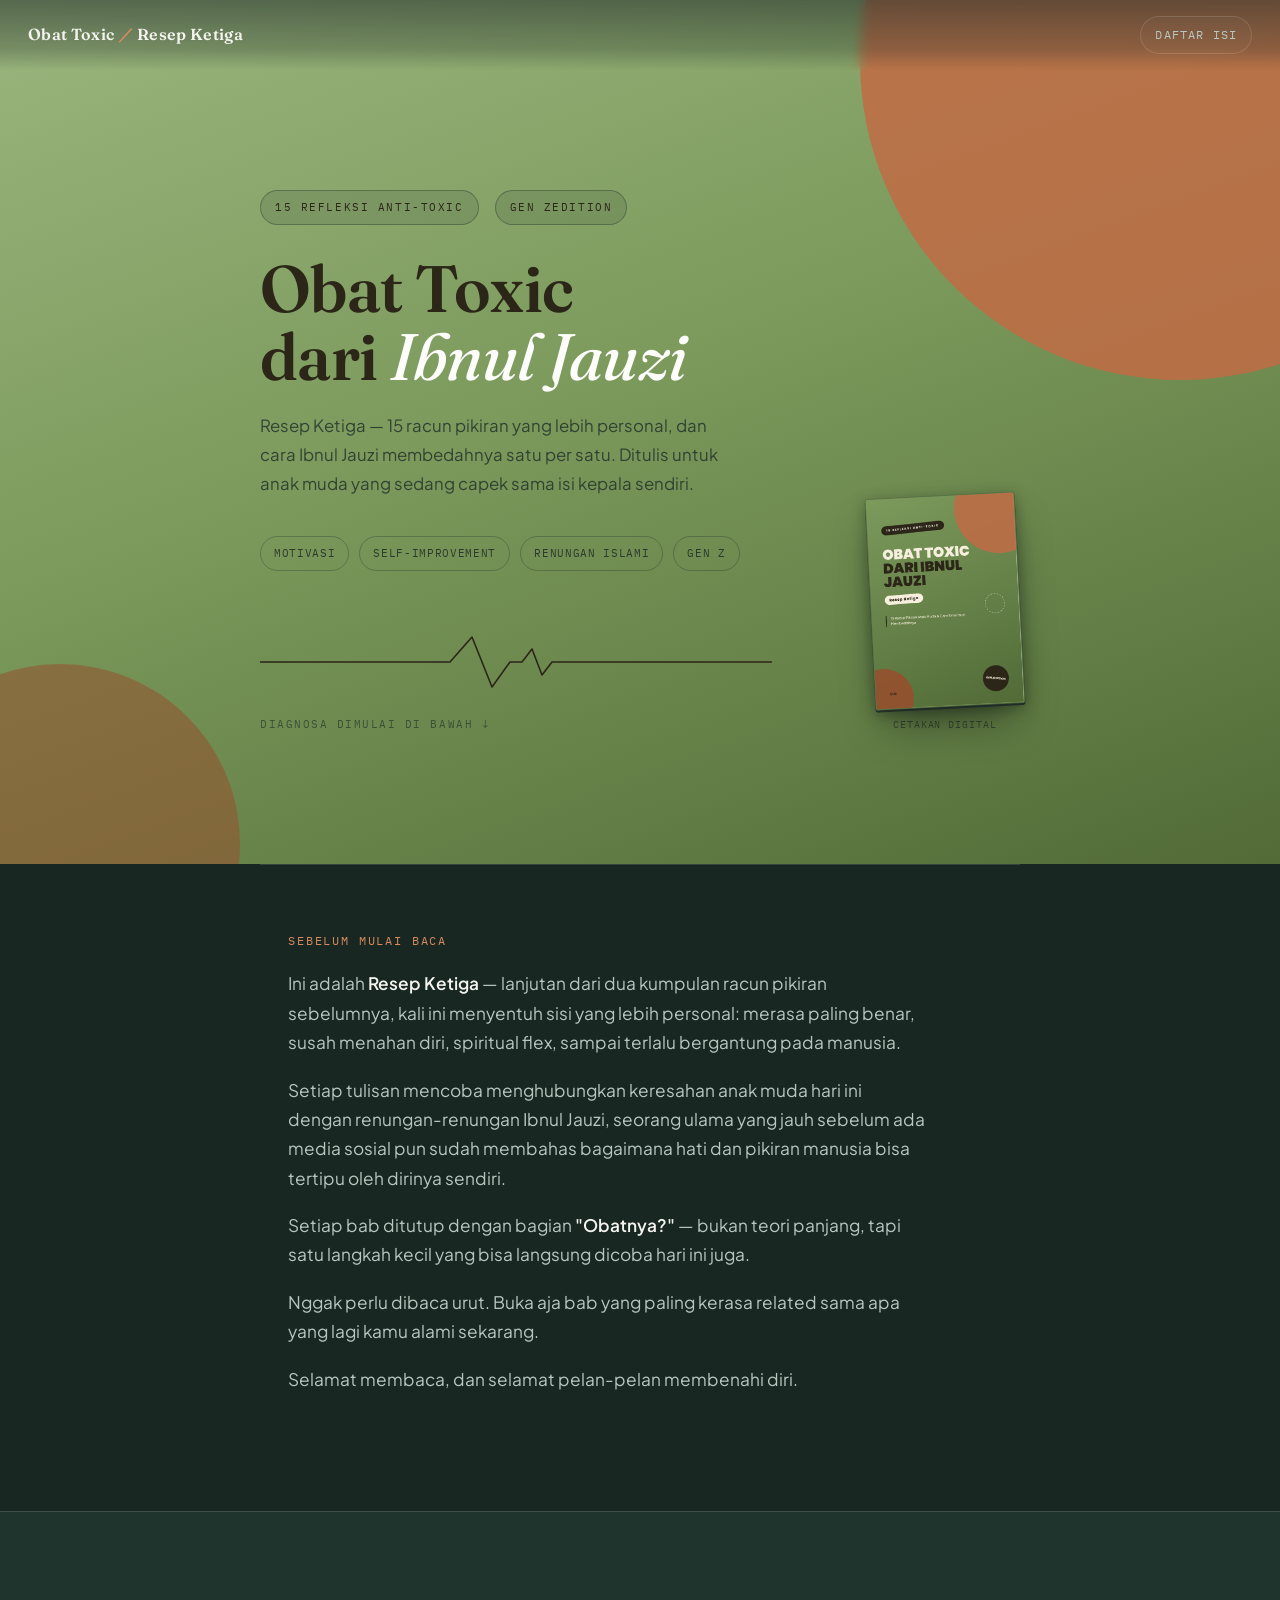
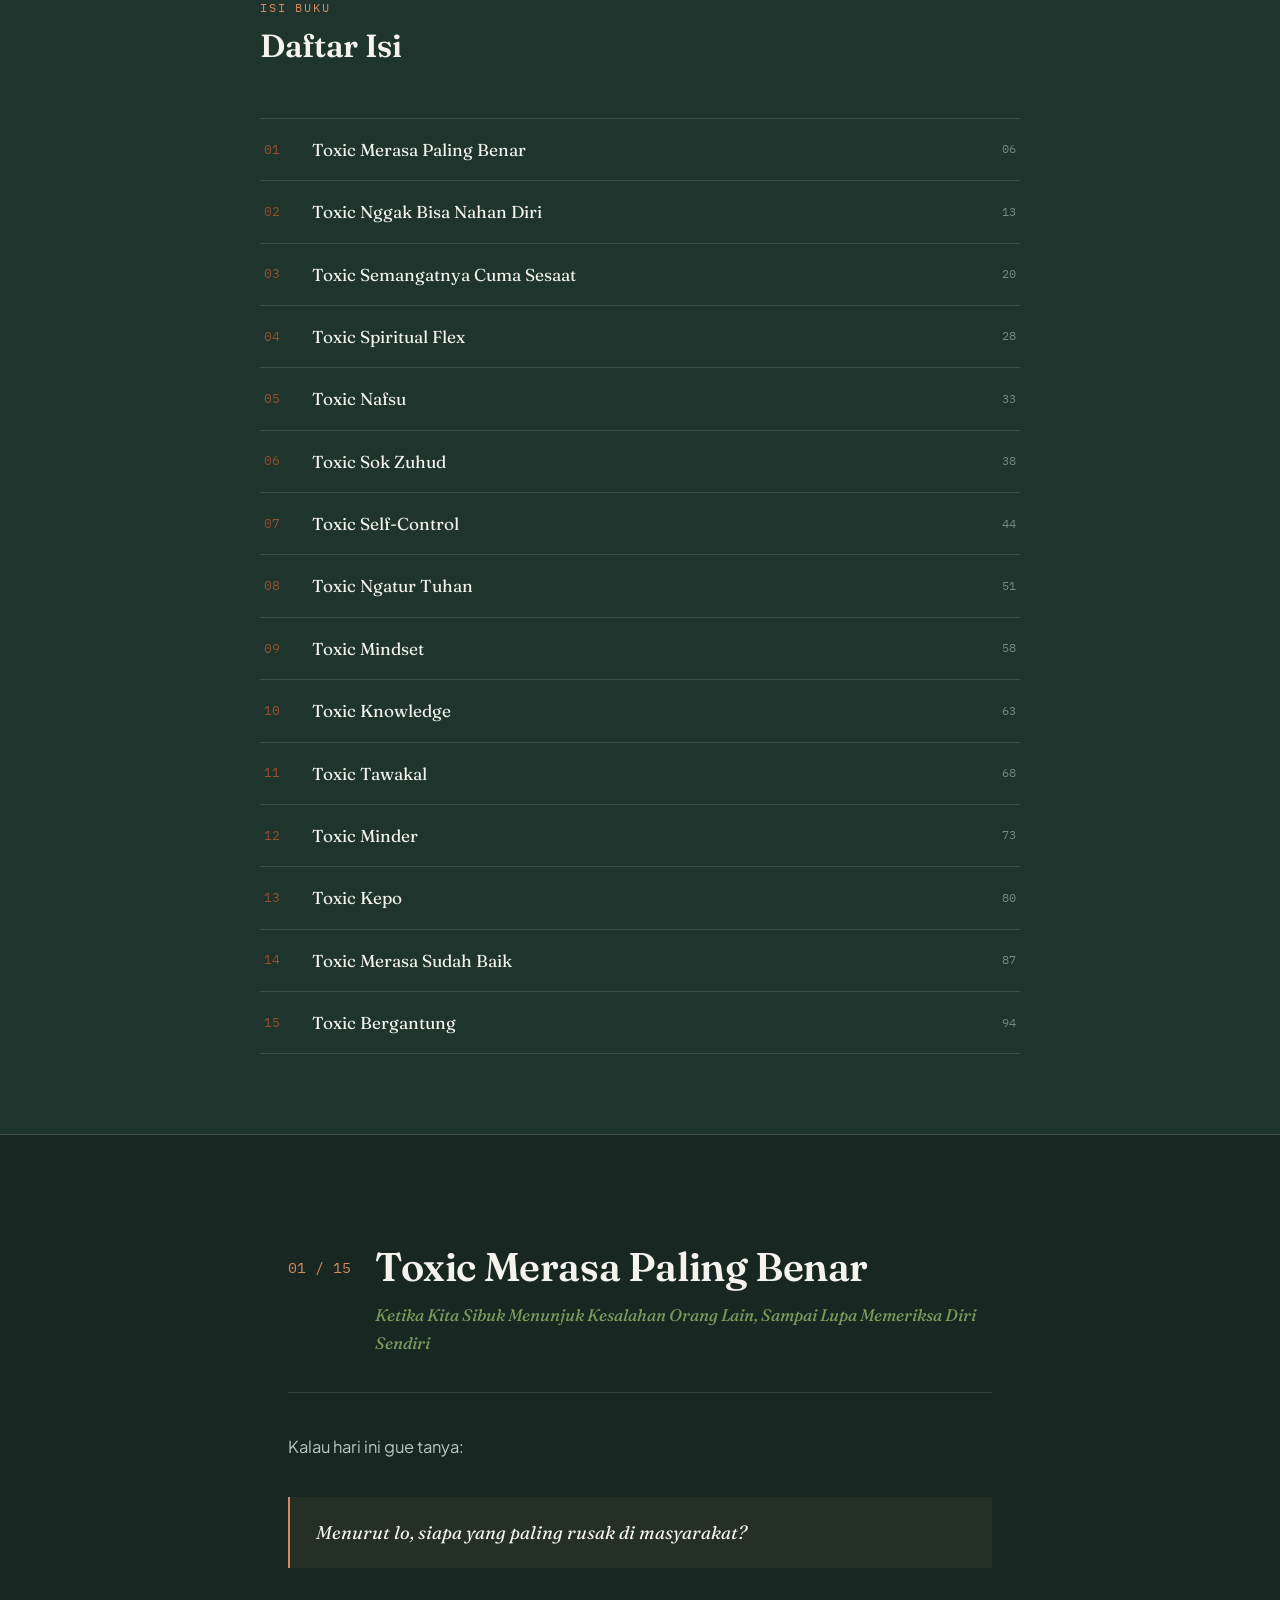
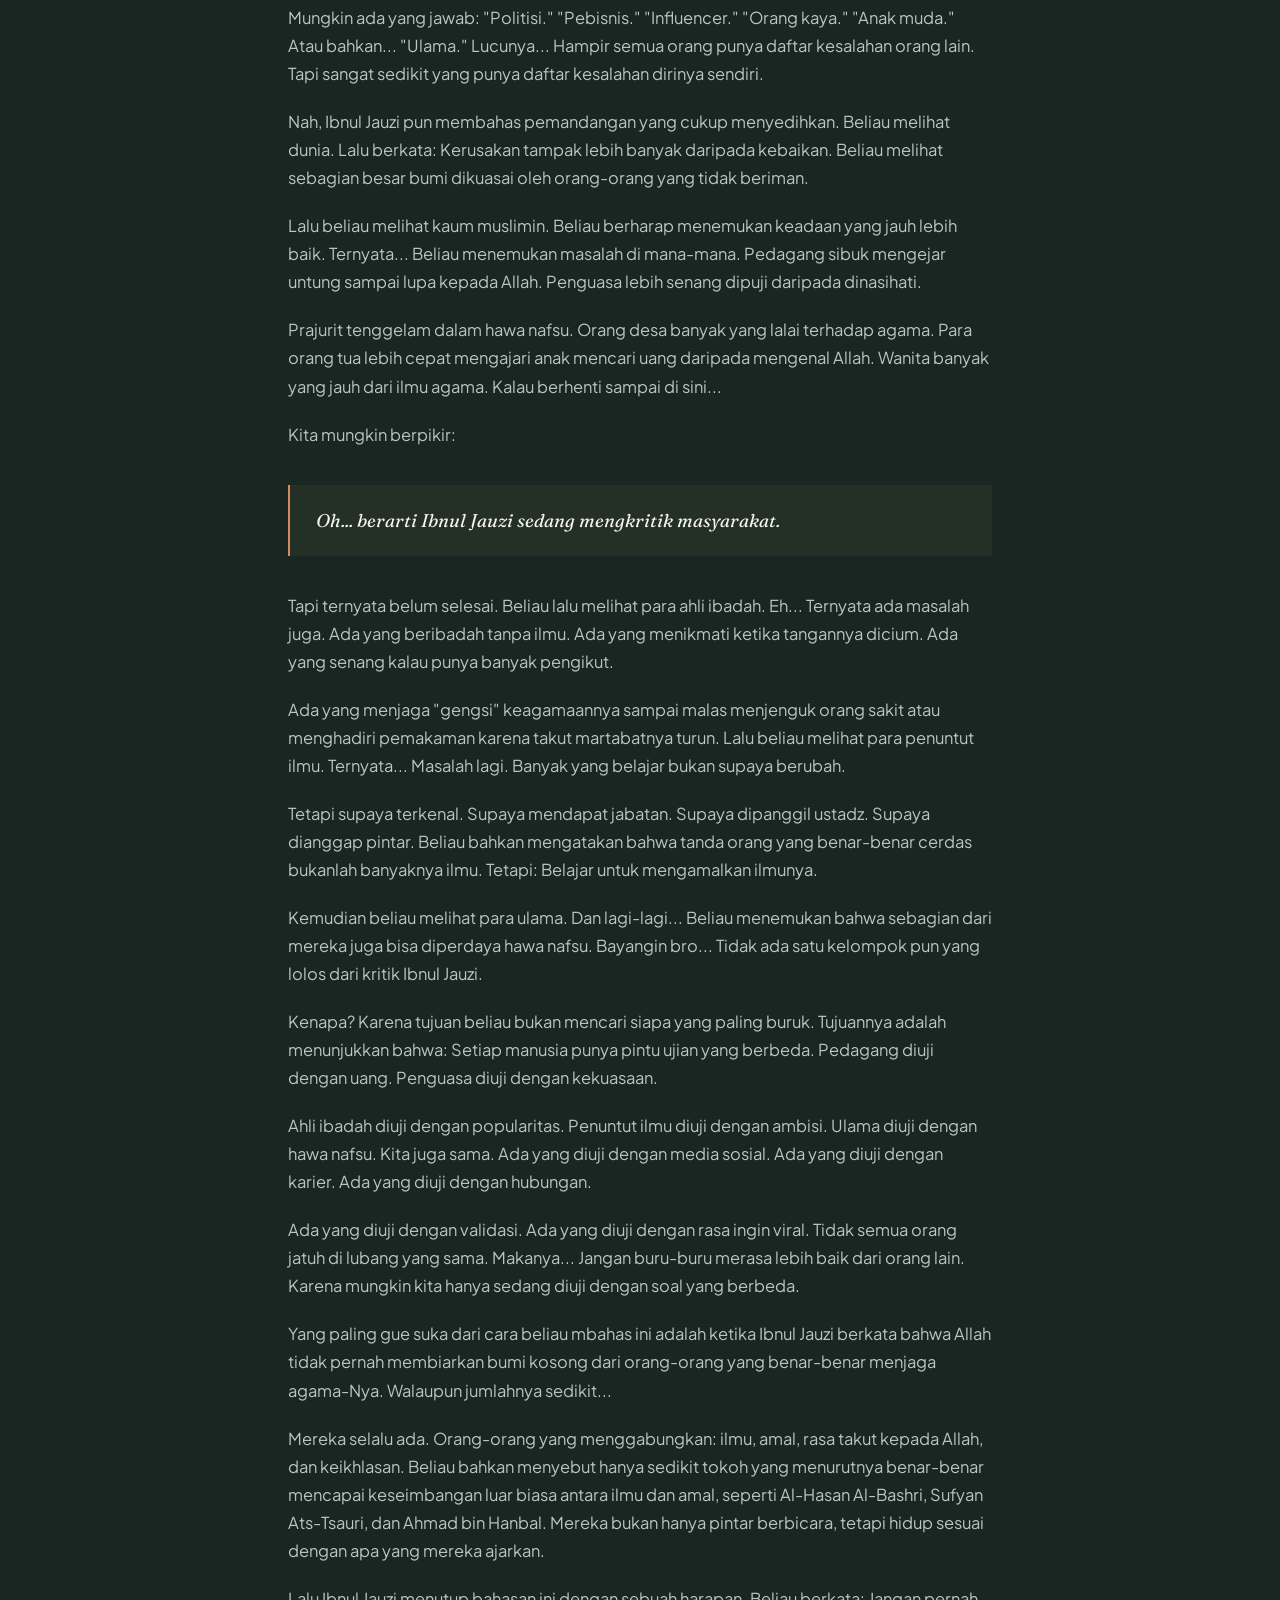
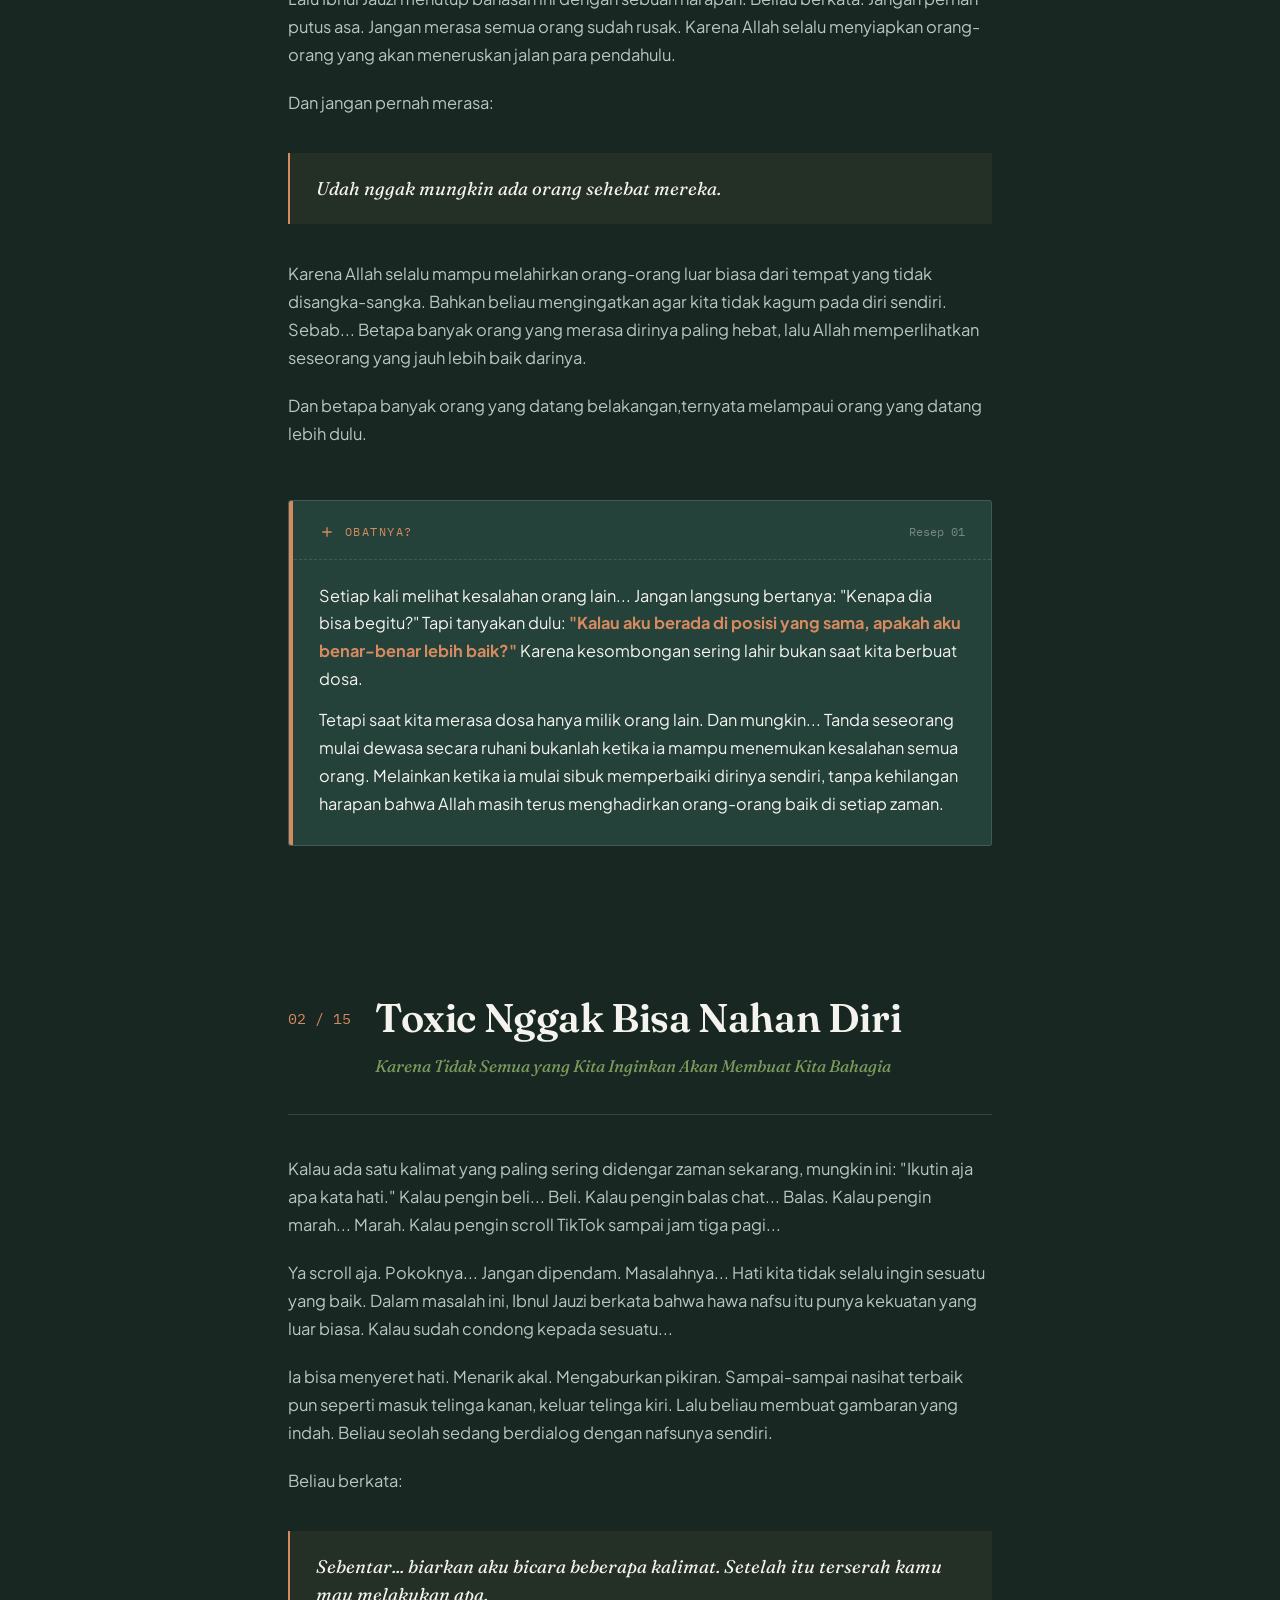
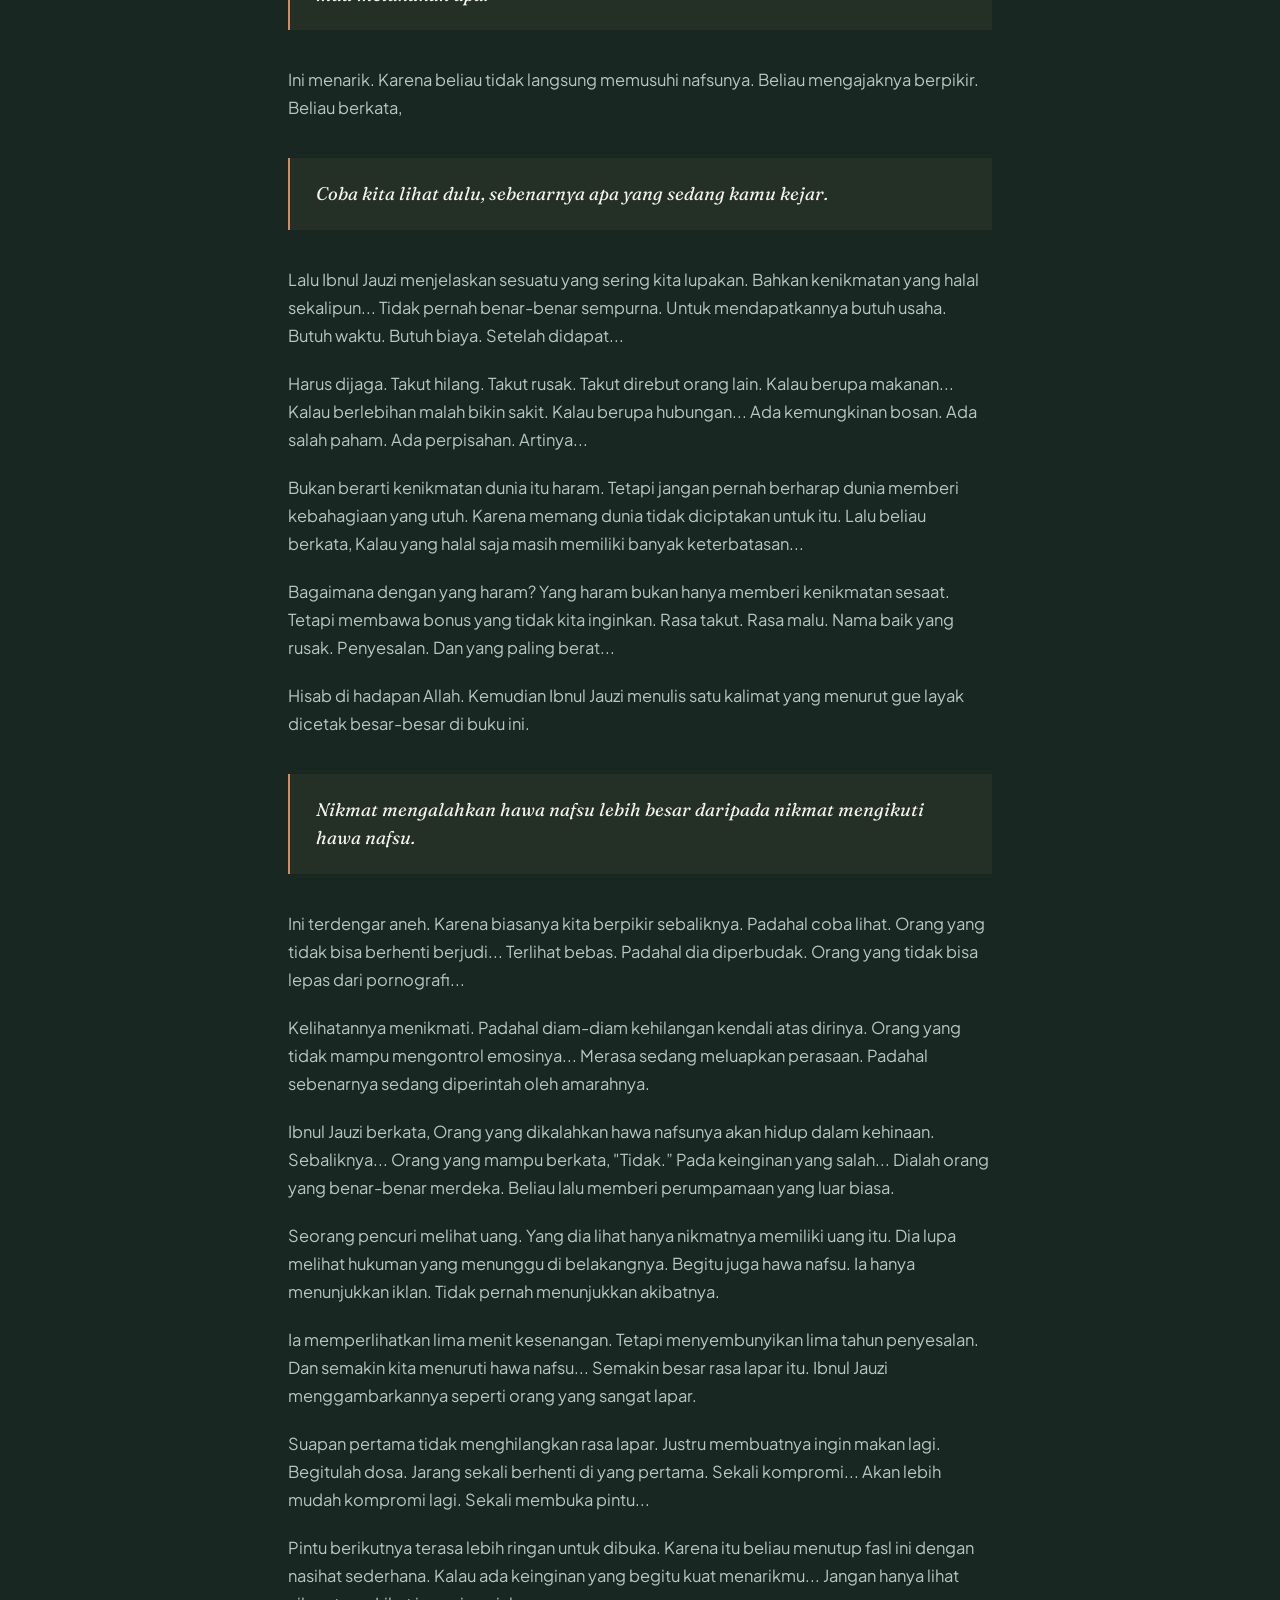
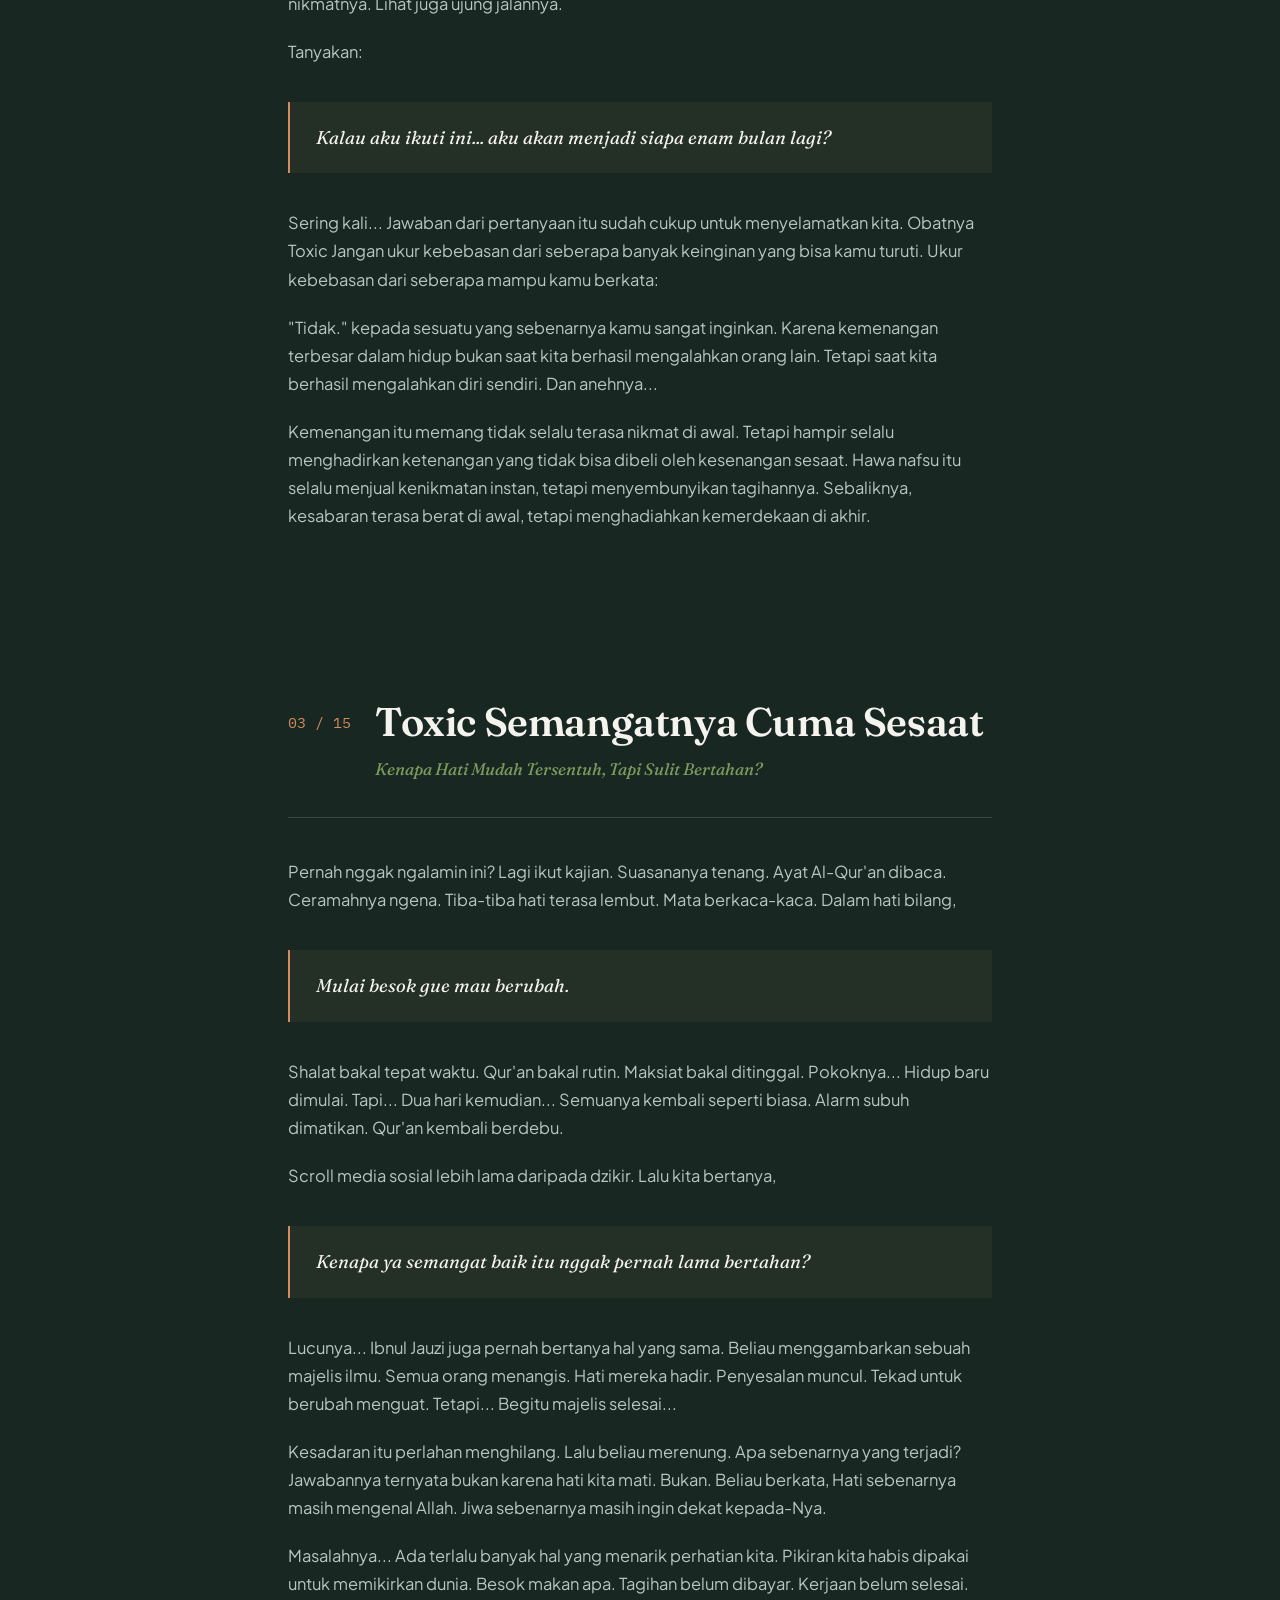
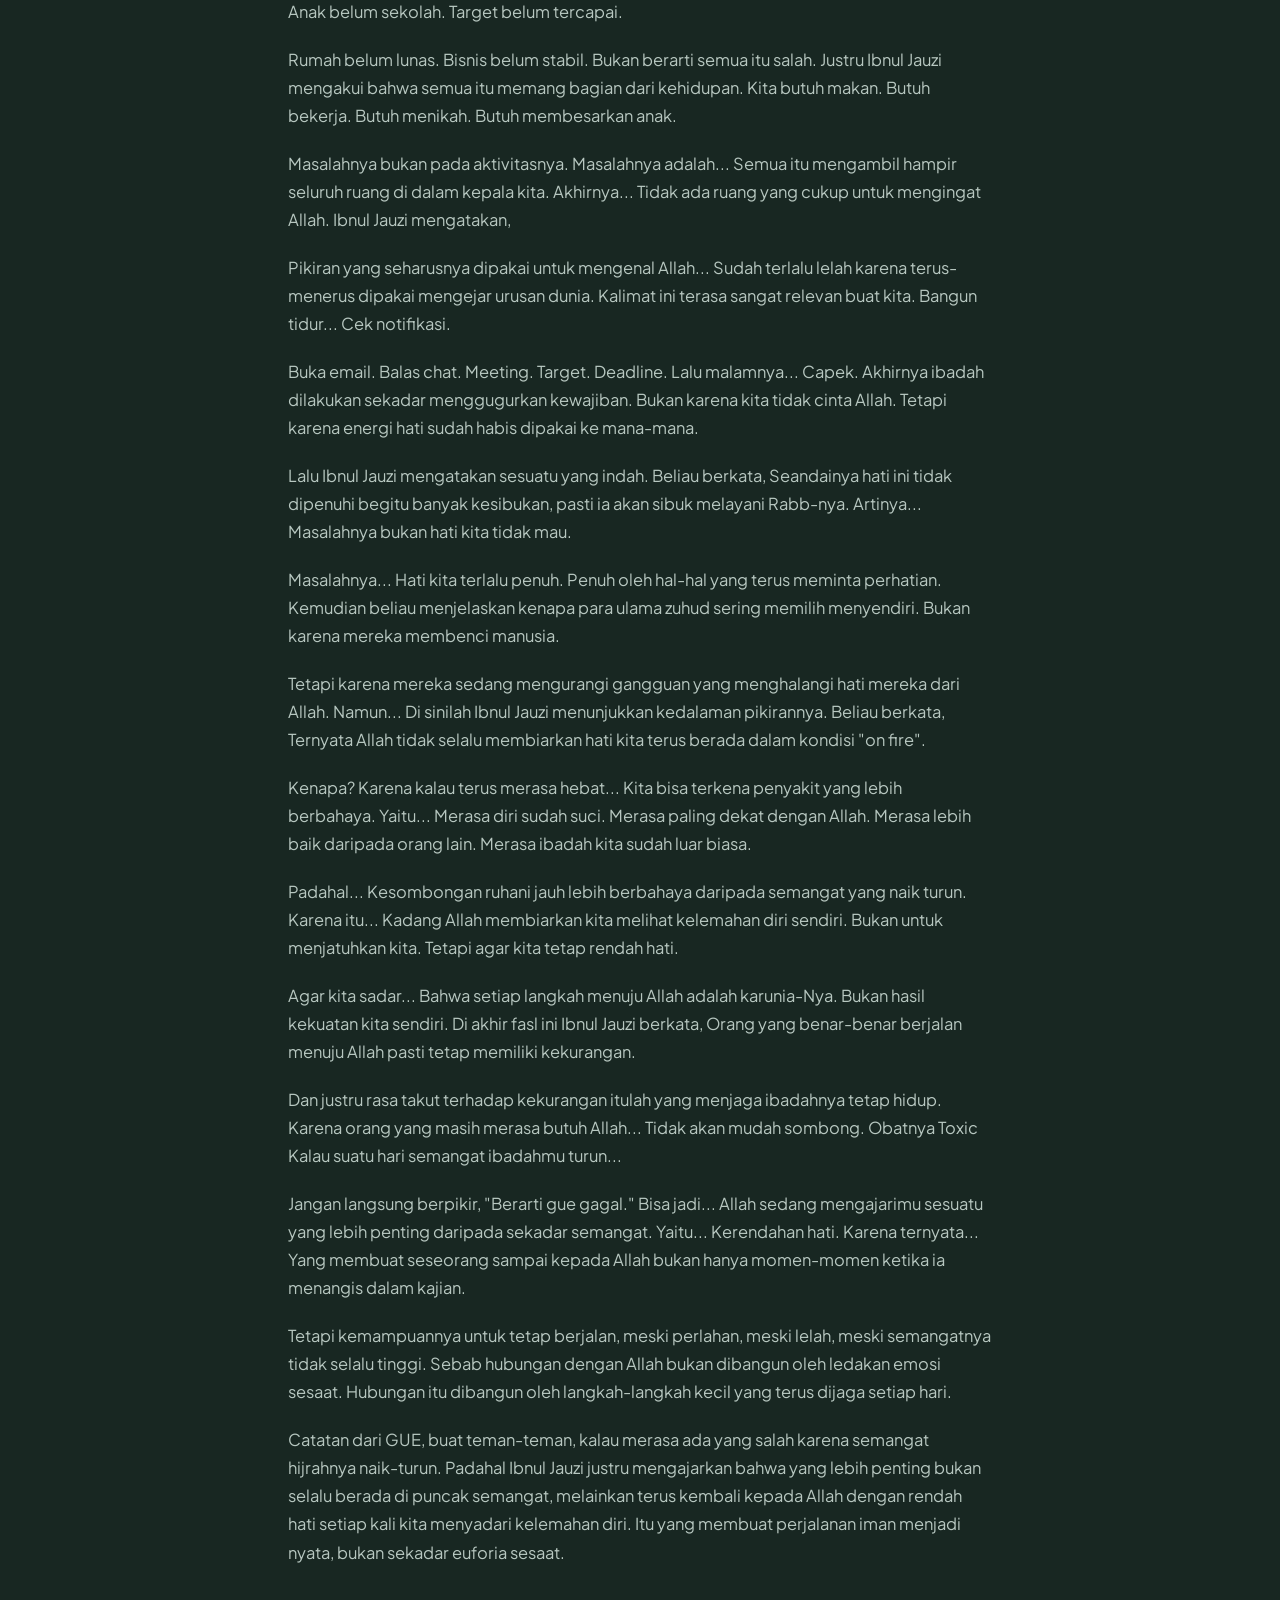
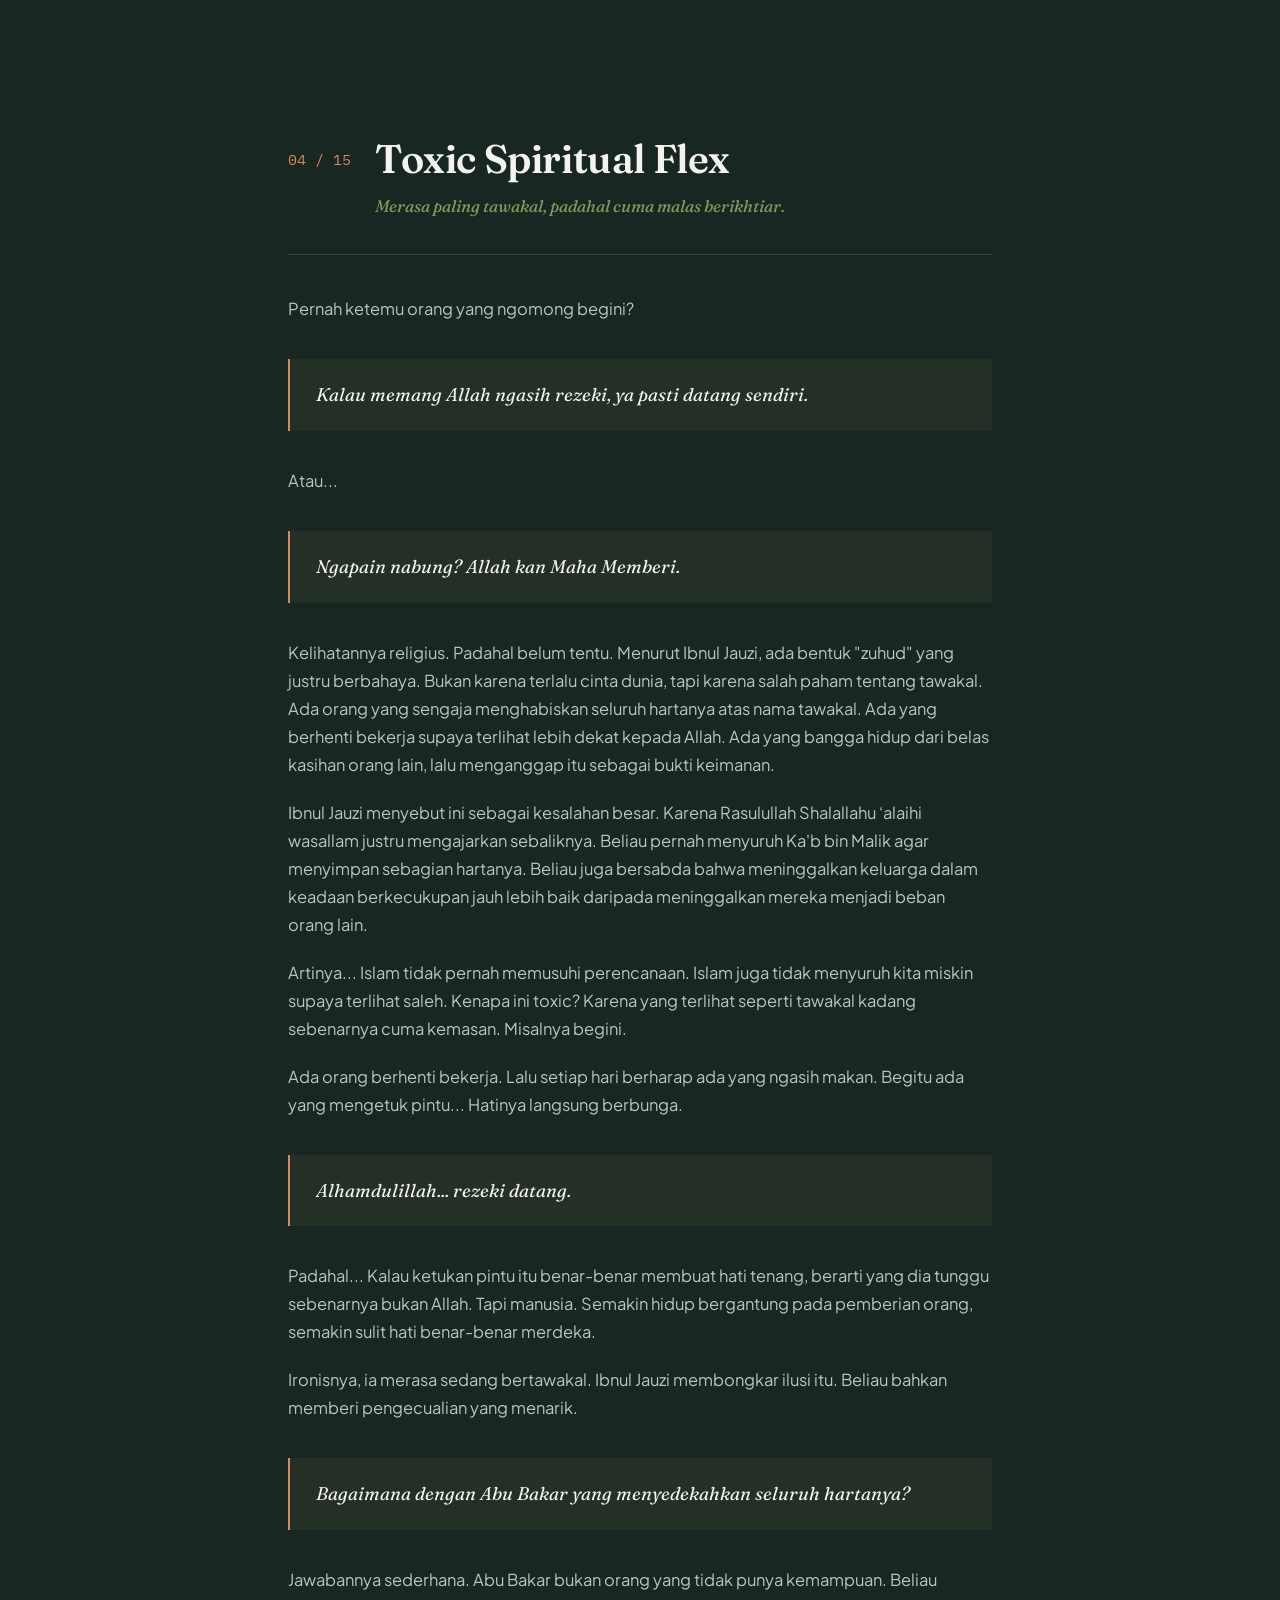
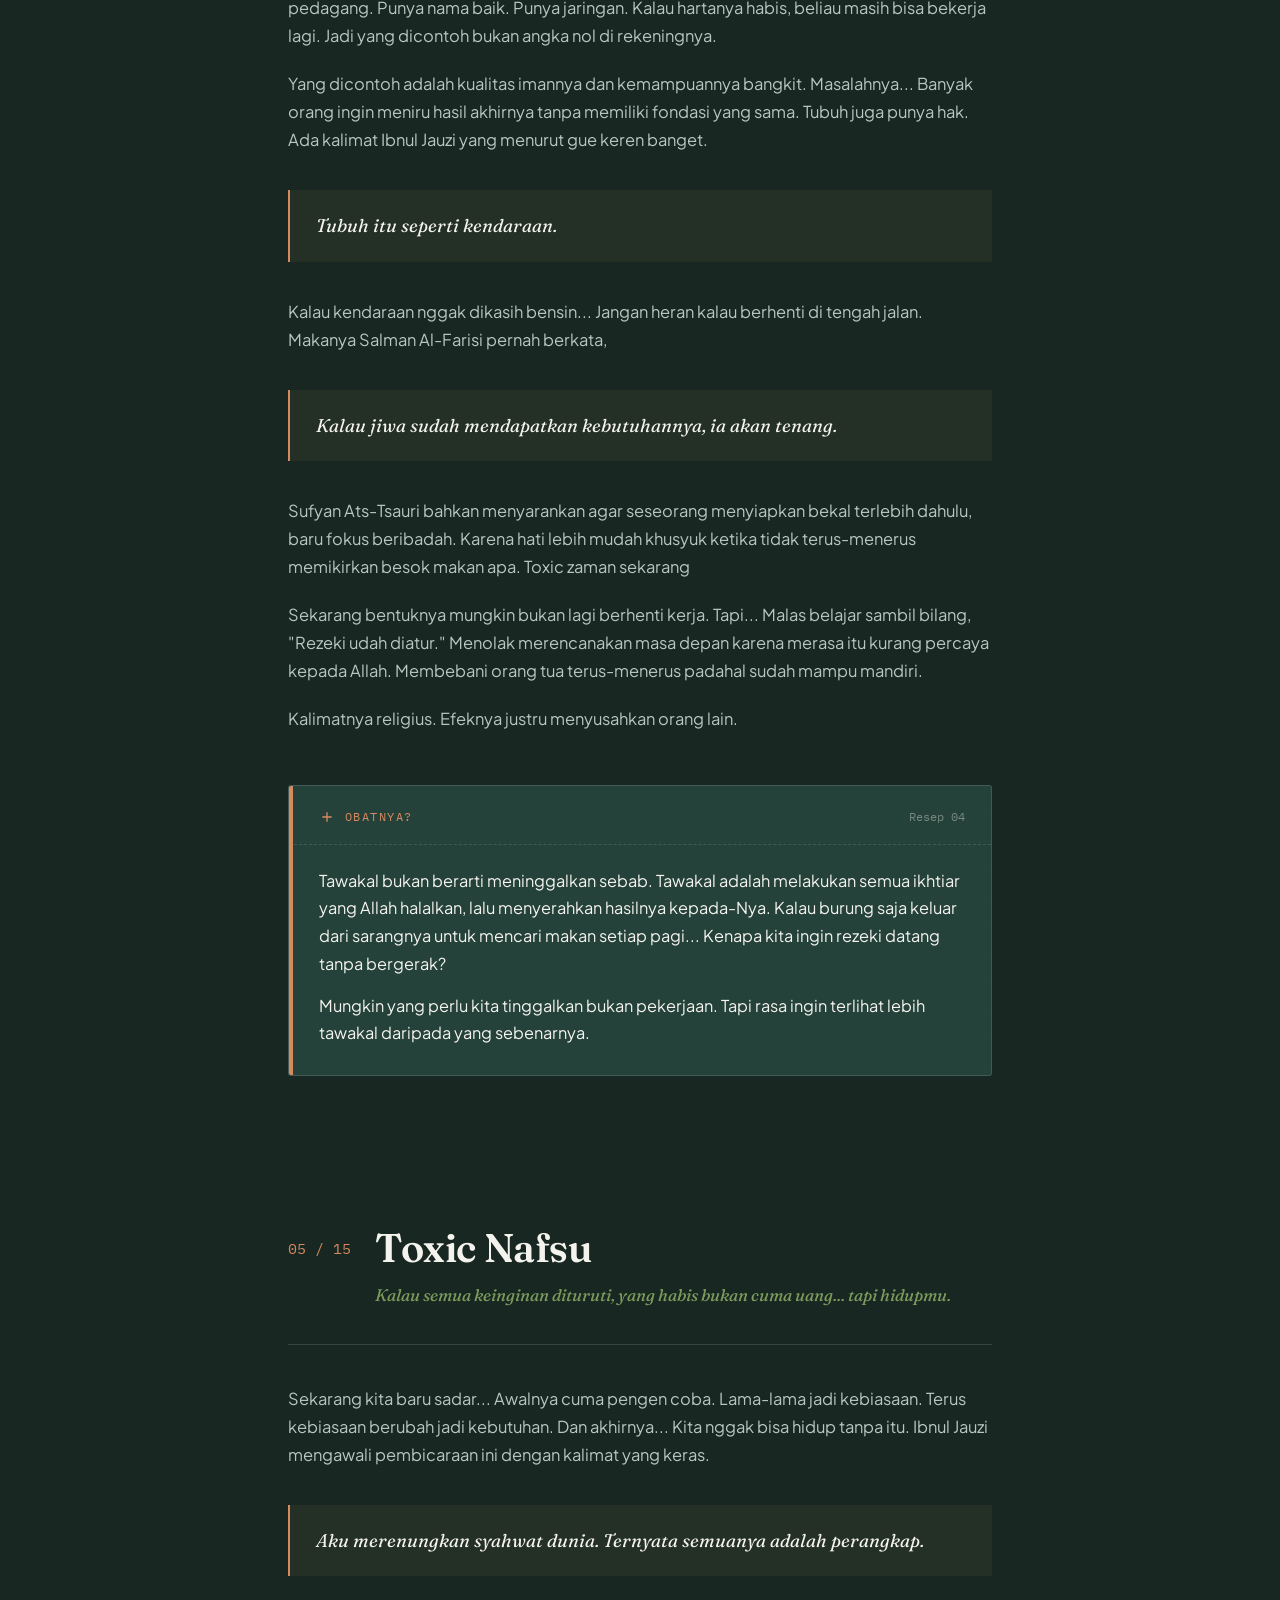
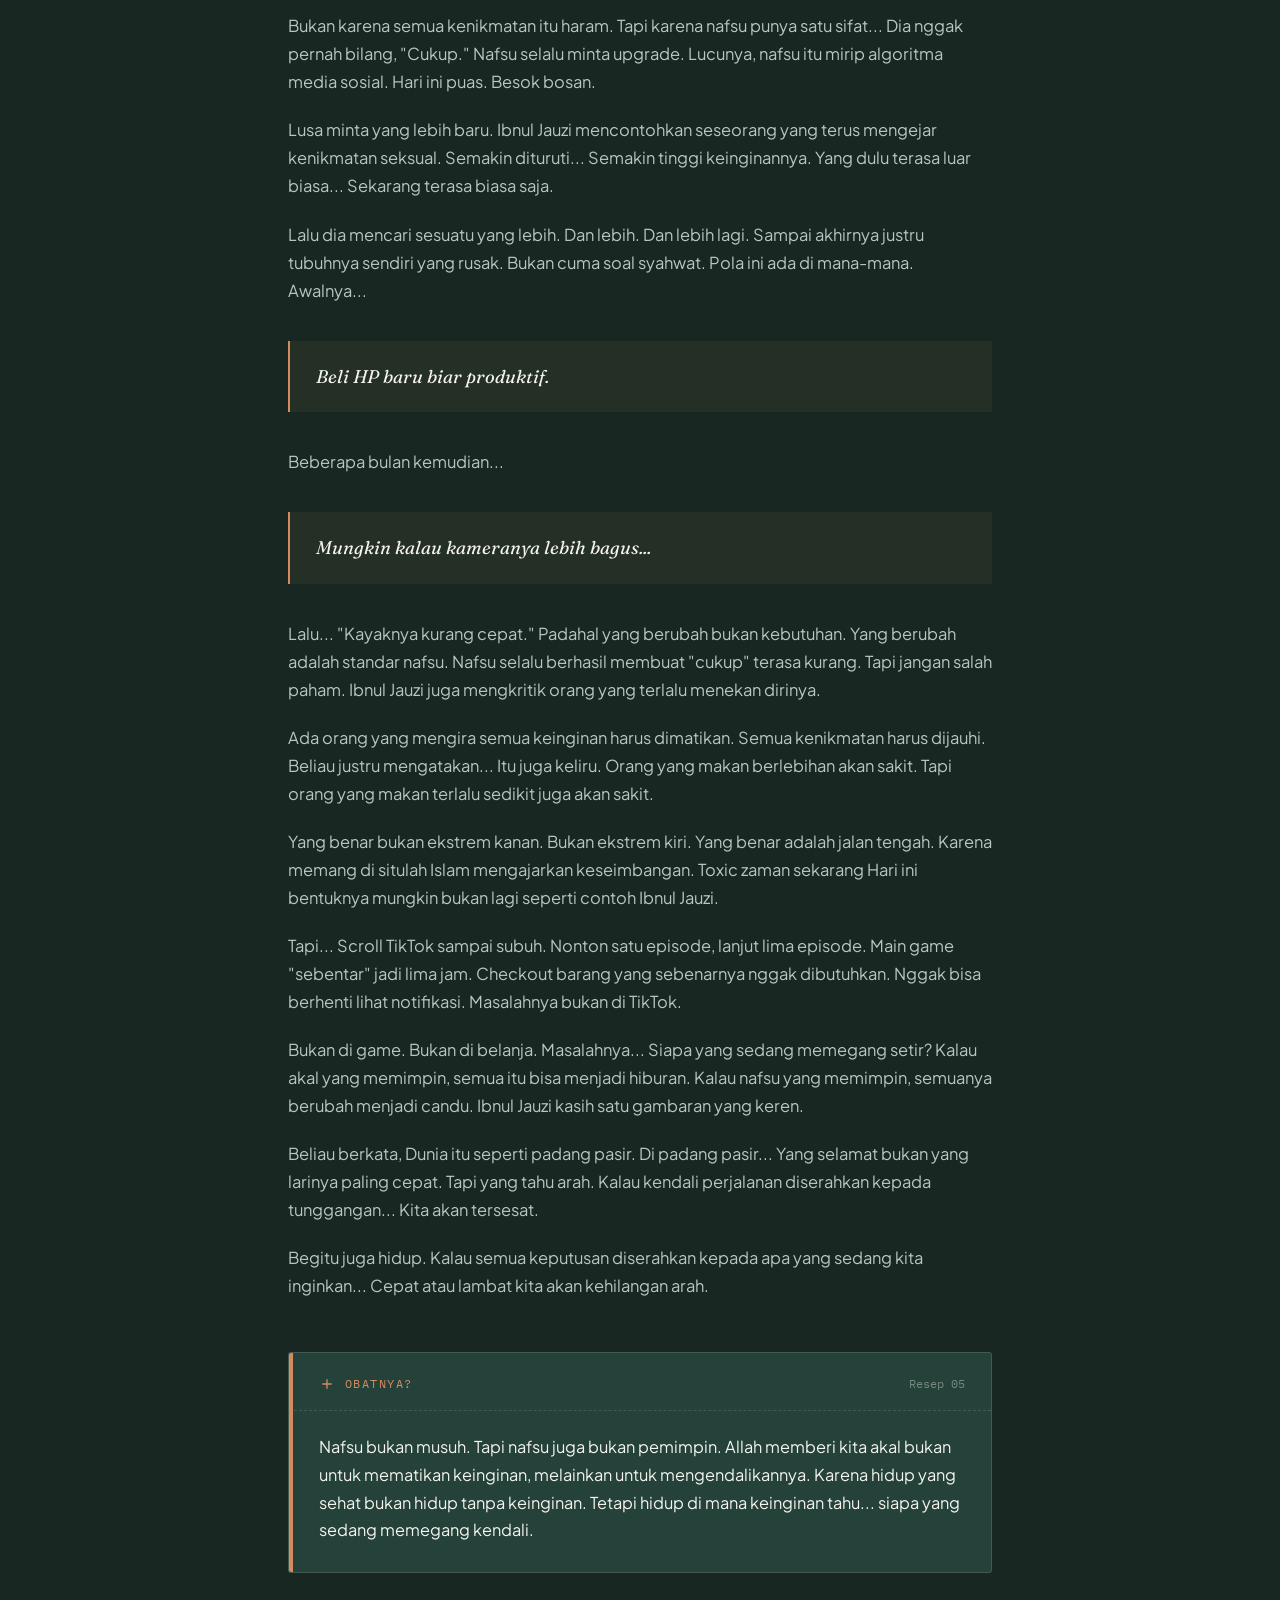
<file: book03.html>
<!DOCTYPE html>
<html lang="id">
<head>
<meta charset="UTF-8">
<meta name="viewport" content="width=device-width, initial-scale=1.0">
<title>Obat Toxic dari Ibnul Jauzi — Resep Ketiga</title>
<link rel="preconnect" href="https://fonts.googleapis.com">
<link rel="preconnect" href="https://fonts.gstatic.com" crossorigin>
<link href="https://fonts.googleapis.com/css2?family=Fraunces:ital,opsz,wght@0,9..144,300;0,9..144,450;0,9..144,600;0,9..144,700;1,9..144,450;1,9..144,600&family=Plus+Jakarta+Sans:ital,wght@0,400;0,500;0,600;0,700;1,400&family=IBM+Plex+Mono:wght@400;500&display=swap" rel="stylesheet">
<style>
  :root{
    /* palette pulled directly from the book cover */
    --bg: #182722;
    --bg-alt: #1f342d;
    --panel: #24413a;
    --line: rgba(242,241,235,0.14);
    --ink: #f4f3ee;
    --ink-dim: #b7c7c0;
    --ink-faint: #76897f;
    --blue: #7C9A5C;
    --blue-light: #9BB57E;
    --blue-deep: #526B37;
    --mint: #C16B45;
    --mint-deep: #96502E;
    --amber: #D68A5F;      /* repointed to cover blue for label/accent text */
    --amber-dim: #96502E;  /* repointed to cover blue-deep */
    --navy: #2B2618;       /* the dark stamp/title-bar navy from the cover */
    --radius: 2px;
    --wrap: 760px;
  }

  *{box-sizing:border-box;}
  html{scroll-behavior:smooth;}
  body{
    margin:0;
    background:var(--bg);
    color:var(--ink);
    font-family:'Plus Jakarta Sans', sans-serif;
    line-height:1.7;
    -webkit-font-smoothing:antialiased;
  }
  ::selection{background:var(--amber); color:#1a1108;}

  h1,h2,h3,.display{
    font-family:'Fraunces', serif;
    font-weight:600;
    letter-spacing:-0.01em;
    color:var(--ink);
    margin:0;
  }

  .label{
    font-family:'IBM Plex Mono', monospace;
    font-size:0.72rem;
    letter-spacing:0.16em;
    text-transform:uppercase;
    color:var(--amber);
  }

  a{color:inherit;}
  img{max-width:100%;}

  /* ===== background texture ===== */
  body::before{
    content:"";
    position:fixed; inset:0;
    background:
      radial-gradient(ellipse 900px 500px at 15% -5%, rgba(93,145,182,0.22), transparent 60%),
      radial-gradient(ellipse 700px 600px at 100% 20%, rgba(158,203,198,0.12), transparent 55%);
    pointer-events:none;
    z-index:0;
  }

  /* ===== top nav ===== */
  .topbar{
    position:fixed; top:0; left:0; right:0;
    z-index:50;
    display:flex; align-items:center; justify-content:space-between;
    padding:16px 28px;
    background:linear-gradient(180deg, rgba(30,42,40,0.55), rgba(30,42,40,0.28) 70%, transparent);
    backdrop-filter:blur(6px);
  }
  .topbar .brand{
    font-family:'Fraunces', serif;
    font-weight:600;
    font-size:1rem;
    letter-spacing:0.02em;
  }
  .topbar .brand span{color:var(--amber);}
  .topbar .nav-toggle{
    font-family:'IBM Plex Mono', monospace;
    font-size:0.72rem;
    letter-spacing:0.1em;
    text-transform:uppercase;
    border:1px solid var(--line);
    padding:8px 14px;
    border-radius:20px;
    color:var(--ink-dim);
    cursor:pointer;
    background:rgba(255,255,255,0.02);
    transition:border-color .2s, color .2s;
  }
  .nav-toggle:hover{border-color:var(--amber); color:var(--amber);}

  /* ===== side index (desktop) ===== */
  .index-panel{
    position:fixed;
    top:0; right:-320px;
    width:300px; height:100%;
    background:var(--bg-alt);
    border-left:1px solid var(--line);
    z-index:60;
    padding:90px 26px 40px;
    overflow-y:auto;
    transition:right .35s cubic-bezier(.6,0,.2,1);
  }
  .index-panel.open{right:0;}
  .index-panel .label{margin-bottom:18px; display:block;}
  .index-list{list-style:none; margin:0; padding:0;}
  .index-list li{border-bottom:1px solid var(--line);}
  .index-list a{
    display:flex; gap:12px; align-items:baseline;
    padding:11px 2px;
    font-size:0.88rem;
    color:var(--ink-dim);
    text-decoration:none;
    transition:color .2s, padding-left .2s;
  }
  .index-list a:hover{color:var(--mint); padding-left:6px;}
  .index-list .num{
    font-family:'IBM Plex Mono', monospace;
    font-size:0.72rem;
    color:var(--amber-dim);
    flex-shrink:0;
  }
  .index-backdrop{
    position:fixed; inset:0; background:rgba(0,0,0,0.4);
    z-index:55; opacity:0; pointer-events:none; transition:opacity .3s;
  }
  .index-backdrop.open{opacity:1; pointer-events:auto;}

  /* ===== hero ===== */
  .hero{
    position:relative; z-index:1;
    min-height:96vh;
    display:flex; flex-direction:column; justify-content:center;
    padding:150px 28px 90px;
    overflow:hidden;
    background:linear-gradient(160deg, var(--blue-light) 0%, var(--blue) 45%, var(--blue-deep) 100%);
    isolation:isolate;
  }
  .hero::before, .hero::after{
    content:"";
    position:absolute;
    border-radius:50%;
    z-index:0;
    pointer-events:none;
  }
  .hero::before{
    width:640px; height:640px;
    top:-260px; right:-220px;
    background:var(--mint);
    opacity:0.85;
  }
  .hero::after{
    width:360px; height:360px;
    bottom:-160px; left:-120px;
    background:var(--mint-deep);
    opacity:0.55;
  }
  .hero-content{
    position:relative; z-index:2;
    max-width:var(--wrap);
    margin:0 auto;
    width:100%;
  }
  .hero .eyebrow{
    display:flex; align-items:center; gap:16px;
    margin-bottom:30px;
    flex-wrap:wrap;
  }
  .eyebrow .badge{
    display:inline-block;
    font-family:'IBM Plex Mono', monospace;
    font-size:0.7rem;
    letter-spacing:0.14em;
    text-transform:uppercase;
    color:var(--navy);
    background:rgba(30,42,40,0.12);
    border:1px solid rgba(30,42,40,0.35);
    padding:7px 14px;
    border-radius:20px;
  }
  .hero-grid{
    display:flex;
    align-items:flex-end;
    gap:40px;
  }
  .hero-text{flex:1; min-width:260px;}
  .hero h1{
    font-size:clamp(2.4rem, 6.4vw, 4.1rem);
    line-height:1.03;
    font-weight:600;
    color:var(--navy);
  }
  .hero h1 em{
    font-style:italic;
    font-weight:450;
    color:#fdfdfb;
  }
  .hero .sub{
    margin-top:22px;
    max-width:480px;
    color:rgba(30,42,40,0.78);
    font-size:1.05rem;
  }
  .hero .meta-row{
    margin-top:38px;
    display:flex; flex-wrap:wrap; gap:10px;
  }
  .pill{
    font-family:'IBM Plex Mono', monospace;
    font-size:0.7rem;
    letter-spacing:0.06em;
    text-transform:uppercase;
    border:1px solid rgba(30,42,40,0.3);
    padding:7px 13px;
    border-radius:20px;
    color:rgba(30,42,40,0.85);
  }

  /* small book cover thumbnail beside the title */
  .book-thumb{
    flex-shrink:0;
    width:150px;
    display:flex;
    flex-direction:column;
    align-items:center;
    gap:10px;
  }
  .book-thumb img{
    width:100%;
    display:block;
    border-radius:3px;
    box-shadow:
      0 2px 0 rgba(30,42,40,0.9),
      0 22px 40px -12px rgba(10,16,15,0.55),
      0 4px 14px rgba(10,16,15,0.35);
    transform:rotate(-3deg);
    transition:transform .35s ease;
    border:1px solid rgba(30,42,40,0.25);
  }
  .book-thumb:hover img{transform:rotate(0deg) translateY(-4px);}
  .book-thumb .cap{
    font-family:'IBM Plex Mono', monospace;
    font-size:0.62rem;
    letter-spacing:0.1em;
    text-transform:uppercase;
    color:rgba(30,42,40,0.65);
    text-align:center;
  }
  @media (max-width:640px){
    .hero-grid{flex-direction:column-reverse; align-items:flex-start; gap:26px;}
    .book-thumb{width:118px; align-self:flex-start;}
  }

  /* pulse line */
  .pulse-wrap{
    margin-top:56px;
    width:100%;
    max-width:560px;
  }
  .pulse-wrap svg{width:100%; height:auto; display:block;}
  .pulse-line{
    fill:none;
    stroke:var(--navy);
    stroke-width:1.6;
    stroke-linecap:round;
    stroke-linejoin:round;
    stroke-dasharray:600;
    stroke-dashoffset:600;
    animation:draw 3.2s ease-out forwards .3s;
  }
  @keyframes draw{ to{stroke-dashoffset:0;} }
  .scroll-cue{
    margin-top:18px;
    font-family:'IBM Plex Mono', monospace;
    font-size:0.68rem;
    letter-spacing:0.14em;
    text-transform:uppercase;
    color:rgba(30,42,40,0.6);
  }

  /* ===== intro / sebelum mulai baca ===== */
  .intro{
    position:relative; z-index:1;
    max-width:var(--wrap);
    margin:0 auto;
    padding:60px 28px 100px;
    border-top:1px solid var(--line);
  }
  .intro .label{margin-bottom:22px;}
  .intro p{
    font-size:1.08rem;
    color:var(--ink-dim);
    max-width:640px;
  }
  .intro p + p{margin-top:18px;}
  .intro strong{color:var(--ink); font-weight:600;}

  /* ===== table of contents ===== */
  .toc{
    position:relative; z-index:1;
    background:var(--bg-alt);
    border-top:1px solid var(--line);
    border-bottom:1px solid var(--line);
    padding:80px 28px;
  }
  .toc-inner{max-width:var(--wrap); margin:0 auto;}
  .toc .label{margin-bottom:8px;}
  .toc h2{font-size:2rem; margin-bottom:44px; font-weight:600;}
  .toc-grid{
    display:grid;
    grid-template-columns:1fr;
    border-top:1px solid var(--line);
  }
  .toc-item{
    display:flex; align-items:center; gap:22px;
    padding:16px 4px;
    border-bottom:1px solid var(--line);
    text-decoration:none;
    transition:padding-left .25s;
  }
  .toc-item:hover{padding-left:10px;}
  .toc-item:hover .toc-title{color:var(--mint);}
  .toc-item .toc-num{
    font-family:'IBM Plex Mono', monospace;
    font-size:0.8rem;
    color:var(--amber-dim);
    width:26px;
    flex-shrink:0;
  }
  .toc-item .toc-title{
    font-family:'Fraunces', serif;
    font-size:1.08rem;
    color:var(--ink);
    transition:color .2s;
    flex:1;
  }
  .toc-item .toc-page{
    font-family:'IBM Plex Mono', monospace;
    font-size:0.75rem;
    color:var(--ink-faint);
  }

  /* ===== chapters ===== */
  .chapter{
    position:relative; z-index:1;
    max-width:var(--wrap);
    margin:0 auto;
    padding:110px 28px 40px;
    scroll-margin-top:80px;
    opacity:0; transform:translateY(18px);
    transition:opacity .7s ease, transform .7s ease;
  }
  .chapter.in-view{opacity:1; transform:translateY(0);}

  .chapter-head{
    display:flex; align-items:flex-start; gap:24px;
    padding-bottom:34px;
    border-bottom:1px solid var(--line);
    margin-bottom:40px;
  }
  .chapter-head .big-num{
    font-family:'IBM Plex Mono', monospace;
    font-size:0.95rem;
    color:var(--amber);
    padding-top:10px;
    flex-shrink:0;
  }
  .chapter-head h2{
    font-size:clamp(1.8rem, 4vw, 2.5rem);
    line-height:1.08;
    font-weight:600;
  }
  .chapter-head .chapter-sub{
    margin-top:12px;
    font-style:italic;
    color:var(--blue);
    font-family:'Fraunces', serif;
    font-weight:450;
    font-size:1.05rem;
  }

  .chapter-body p{
    margin:0 0 20px;
    color:var(--ink-dim);
    font-size:1.03rem;
  }
  .chapter-body p.lede{
    color:var(--ink);
    font-size:1.15rem;
  }
  .chapter-body p.tight{ margin-bottom:4px; }

  .chapter-body blockquote{
    margin:36px 0;
    padding:22px 26px;
    border-left:2px solid var(--amber);
    background:rgba(227,177,102,0.06);
    font-family:'Fraunces', serif;
    font-style:italic;
    font-size:1.15rem;
    color:var(--ink);
    line-height:1.5;
  }

  /* resep card — the signature element */
  .resep{
    margin-top:52px;
    border:1px solid var(--line);
    background:
      repeating-linear-gradient(180deg, transparent, transparent 27px, rgba(242,237,225,0.025) 28px),
      var(--panel);
    border-radius:3px;
    padding:0;
    position:relative;
    overflow:hidden;
  }
  .resep::before{
    content:"";
    position:absolute; left:0; top:0; bottom:0; width:4px;
    background:var(--amber);
  }
  .resep-head{
    display:flex; align-items:center; justify-content:space-between;
    padding:20px 26px 16px 30px;
    border-bottom:1px dashed var(--line);
  }
  .resep-head .rx{
    display:flex; align-items:center; gap:10px;
    font-family:'IBM Plex Mono', monospace;
    font-size:0.78rem;
    letter-spacing:0.12em;
    text-transform:uppercase;
    color:var(--amber);
  }
  .resep-head .rx svg{width:16px; height:16px;}
  .resep-head .resep-no{
    font-family:'IBM Plex Mono', monospace;
    font-size:0.72rem;
    color:var(--ink-faint);
  }
  .resep-body{
    padding:22px 30px 28px;
  }
  .resep-body p{
    color:var(--ink);
    font-size:1.02rem;
    margin:0 0 14px;
  }
  .resep-body p:last-child{margin-bottom:0;}
  .resep-body strong{color:var(--amber);}

  .chapter-close{
    margin-top:22px;
    padding-top:22px;
    text-align:right;
    font-family:'IBM Plex Mono', monospace;
    font-size:0.68rem;
    letter-spacing:0.12em;
    text-transform:uppercase;
    color:var(--ink-faint);
  }

  /* ===== closing / about ===== */
  .closing{
    position:relative; z-index:1;
    background:var(--bg-alt);
    border-top:1px solid var(--line);
    padding:110px 28px 60px;
    text-align:center;
  }
  .closing-inner{max-width:600px; margin:0 auto;}
  .closing h2{font-size:1.9rem; margin-bottom:22px;}
  .closing p{color:var(--ink-dim); font-size:1.05rem; margin-bottom:14px;}

  .about{
    max-width:var(--wrap);
    margin:0 auto;
    padding:70px 28px 90px;
    position:relative; z-index:1;
  }
  .about .label{margin-bottom:16px;}
  .about h3{font-size:1.3rem; margin-bottom:18px; font-weight:600;}
  .about p{color:var(--ink-dim); margin-bottom:24px; max-width:560px;}
  .tags{display:flex; flex-wrap:wrap; gap:10px;}

  footer{
    padding:34px 28px 50px;
    text-align:center;
    font-family:'IBM Plex Mono', monospace;
    font-size:0.7rem;
    letter-spacing:0.08em;
    color:var(--ink-faint);
    position:relative; z-index:1;
  }

  @media (max-width:640px){
    .topbar{padding:14px 18px;}
    .hero{padding:120px 20px 60px;}
    .chapter{padding:80px 20px 20px;}
    .chapter-head{gap:14px;}
    .toc, .intro, .closing, .about{padding-left:20px; padding-right:20px;}
    .resep-head, .resep-body{padding-left:20px; padding-right:20px;}
    .index-panel{width:82%; right:-100%;}
  }

  @media (prefers-reduced-motion: reduce){
    html{scroll-behavior:auto;}
    .pulse-line{animation:none; stroke-dashoffset:0;}
    .chapter{opacity:1; transform:none; transition:none;}
  }

</style>
</head>
<body>

<div class="topbar">
  <div class="brand">Obat Toxic <span>／</span> Resep Ketiga</div>
  <div class="nav-toggle" id="navToggle">Daftar Isi</div>
</div>

<div class="index-backdrop" id="indexBackdrop"></div>
<nav class="index-panel" id="indexPanel">
  <span class="label">Daftar Isi</span>
  <ul class="index-list">
    <li><a href="#ch1"><span class="num">01</span> Toxic Merasa Paling Benar</a></li>
    <li><a href="#ch2"><span class="num">02</span> Toxic Nggak Bisa Nahan Diri</a></li>
    <li><a href="#ch3"><span class="num">03</span> Toxic Semangatnya Cuma Sesaat</a></li>
    <li><a href="#ch4"><span class="num">04</span> Toxic Spiritual Flex</a></li>
    <li><a href="#ch5"><span class="num">05</span> Toxic Nafsu</a></li>
    <li><a href="#ch6"><span class="num">06</span> Toxic Sok Zuhud</a></li>
    <li><a href="#ch7"><span class="num">07</span> Toxic Self-Control</a></li>
    <li><a href="#ch8"><span class="num">08</span> Toxic Ngatur Tuhan</a></li>
    <li><a href="#ch9"><span class="num">09</span> Toxic Mindset</a></li>
    <li><a href="#ch10"><span class="num">10</span> Toxic Knowledge</a></li>
    <li><a href="#ch11"><span class="num">11</span> Toxic Tawakal</a></li>
    <li><a href="#ch12"><span class="num">12</span> Toxic Minder</a></li>
    <li><a href="#ch13"><span class="num">13</span> Toxic Kepo</a></li>
    <li><a href="#ch14"><span class="num">14</span> Toxic Merasa Sudah Baik</a></li>
    <li><a href="#ch15"><span class="num">15</span> Toxic Bergantung</a></li>
  </ul>
</nav>

<!-- ============ HERO ============ -->
<section class="hero">
  <div class="hero-content">
    <div class="eyebrow">
      <span class="badge">15 Refleksi Anti-Toxic</span>
      <span class="badge">Gen Zedition</span>
    </div>
    <div class="hero-grid">
      <div class="hero-text">
        <h1>Obat Toxic<br>dari <em>Ibnul Jauzi</em></h1>
        <p class="sub">Resep Ketiga — 15 racun pikiran yang lebih personal, dan cara Ibnul Jauzi membedahnya satu per satu. Ditulis untuk anak muda yang sedang capek sama isi kepala sendiri.</p>
        <div class="meta-row">
          <span class="pill">Motivasi</span>
          <span class="pill">Self-Improvement</span>
          <span class="pill">Renungan Islami</span>
          <span class="pill">Gen Z</span>
        </div>
        <div class="pulse-wrap">
          <svg viewBox="0 0 560 70" xmlns="http://www.w3.org/2000/svg">
            <path class="pulse-line" d="M0 35 H190 L212 10 L232 60 L250 35 L262 35 L272 22 L282 48 L292 35 H560" />
          </svg>
          <div class="scroll-cue">Diagnosa dimulai di bawah ↓</div>
        </div>
      </div>
      <div class="book-thumb">
        <img src="[data-uri]" alt="Sampul buku Obat Toxic dari Ibnul Jauzi — Resep Ketiga">
        <span class="cap">Cetakan Digital</span>
      </div>
    </div>
  </div>
</section>

<!-- ============ INTRO ============ -->
<section class="intro">
  <span class="label">Sebelum Mulai Baca</span>
  <p>Ini adalah <strong>Resep Ketiga</strong> — lanjutan dari dua kumpulan racun pikiran sebelumnya, kali ini menyentuh sisi yang lebih personal: merasa paling benar, susah menahan diri, spiritual flex, sampai terlalu bergantung pada manusia.</p>
  <p>Setiap tulisan mencoba menghubungkan keresahan anak muda hari ini dengan renungan-renungan Ibnul Jauzi, seorang ulama yang jauh sebelum ada media sosial pun sudah membahas bagaimana hati dan pikiran manusia bisa tertipu oleh dirinya sendiri.</p>
  <p>Setiap bab ditutup dengan bagian <strong>"Obatnya?"</strong> — bukan teori panjang, tapi satu langkah kecil yang bisa langsung dicoba hari ini juga.</p>
  <p>Nggak perlu dibaca urut. Buka aja bab yang paling kerasa related sama apa yang lagi kamu alami sekarang.</p>
  <p>Selamat membaca, dan selamat pelan-pelan membenahi diri.</p>
</section>

<!-- ============ TOC ============ -->
<section class="toc">
  <div class="toc-inner">
    <span class="label">Isi Buku</span>
    <h2>Daftar Isi</h2>
    <div class="toc-grid">
      <a class="toc-item" href="#ch1"><span class="toc-num">01</span><span class="toc-title">Toxic Merasa Paling Benar</span><span class="toc-page">06</span></a>
      <a class="toc-item" href="#ch2"><span class="toc-num">02</span><span class="toc-title">Toxic Nggak Bisa Nahan Diri</span><span class="toc-page">13</span></a>
      <a class="toc-item" href="#ch3"><span class="toc-num">03</span><span class="toc-title">Toxic Semangatnya Cuma Sesaat</span><span class="toc-page">20</span></a>
      <a class="toc-item" href="#ch4"><span class="toc-num">04</span><span class="toc-title">Toxic Spiritual Flex</span><span class="toc-page">28</span></a>
      <a class="toc-item" href="#ch5"><span class="toc-num">05</span><span class="toc-title">Toxic Nafsu</span><span class="toc-page">33</span></a>
      <a class="toc-item" href="#ch6"><span class="toc-num">06</span><span class="toc-title">Toxic Sok Zuhud</span><span class="toc-page">38</span></a>
      <a class="toc-item" href="#ch7"><span class="toc-num">07</span><span class="toc-title">Toxic Self-Control</span><span class="toc-page">44</span></a>
      <a class="toc-item" href="#ch8"><span class="toc-num">08</span><span class="toc-title">Toxic Ngatur Tuhan</span><span class="toc-page">51</span></a>
      <a class="toc-item" href="#ch9"><span class="toc-num">09</span><span class="toc-title">Toxic Mindset</span><span class="toc-page">58</span></a>
      <a class="toc-item" href="#ch10"><span class="toc-num">10</span><span class="toc-title">Toxic Knowledge</span><span class="toc-page">63</span></a>
      <a class="toc-item" href="#ch11"><span class="toc-num">11</span><span class="toc-title">Toxic Tawakal</span><span class="toc-page">68</span></a>
      <a class="toc-item" href="#ch12"><span class="toc-num">12</span><span class="toc-title">Toxic Minder</span><span class="toc-page">73</span></a>
      <a class="toc-item" href="#ch13"><span class="toc-num">13</span><span class="toc-title">Toxic Kepo</span><span class="toc-page">80</span></a>
      <a class="toc-item" href="#ch14"><span class="toc-num">14</span><span class="toc-title">Toxic Merasa Sudah Baik</span><span class="toc-page">87</span></a>
      <a class="toc-item" href="#ch15"><span class="toc-num">15</span><span class="toc-title">Toxic Bergantung</span><span class="toc-page">94</span></a>
    </div>
  </div>
</section>


<article class="chapter" id="ch1">
  <div class="chapter-head">
    <span class="big-num">01 / 15</span>
    <div>
      <h2>Toxic Merasa Paling Benar</h2>
      <div class="chapter-sub">Ketika Kita Sibuk Menunjuk Kesalahan Orang Lain, Sampai Lupa Memeriksa Diri Sendiri</div>
    </div>
  </div>
  <div class="chapter-body">
    <p>Kalau hari ini gue tanya:</p>
    <blockquote>Menurut lo, siapa yang paling rusak di masyarakat?</blockquote>
    <p>Mungkin ada yang jawab: "Politisi." "Pebisnis." "Influencer." "Orang kaya." "Anak muda." Atau bahkan... "Ulama." Lucunya... Hampir semua orang punya daftar kesalahan orang lain. Tapi sangat sedikit yang punya daftar kesalahan dirinya sendiri.</p>
    <p>Nah, Ibnul Jauzi pun membahas pemandangan yang cukup menyedihkan. Beliau melihat dunia. Lalu berkata: Kerusakan tampak lebih banyak daripada kebaikan. Beliau melihat sebagian besar bumi dikuasai oleh orang-orang yang tidak beriman.</p>
    <p>Lalu beliau melihat kaum muslimin. Beliau berharap menemukan keadaan yang jauh lebih baik. Ternyata... Beliau menemukan masalah di mana-mana. Pedagang sibuk mengejar untung sampai lupa kepada Allah. Penguasa lebih senang dipuji daripada dinasihati.</p>
    <p>Prajurit tenggelam dalam hawa nafsu. Orang desa banyak yang lalai terhadap agama. Para orang tua lebih cepat mengajari anak mencari uang daripada mengenal Allah. Wanita banyak yang jauh dari ilmu agama. Kalau berhenti sampai di sini...</p>
    <p>Kita mungkin berpikir:</p>
    <blockquote>Oh... berarti Ibnul Jauzi sedang mengkritik masyarakat.</blockquote>
    <p>Tapi ternyata belum selesai. Beliau lalu melihat para ahli ibadah. Eh... Ternyata ada masalah juga. Ada yang beribadah tanpa ilmu. Ada yang menikmati ketika tangannya dicium. Ada yang senang kalau punya banyak pengikut.</p>
    <p>Ada yang menjaga "gengsi" keagamaannya sampai malas menjenguk orang sakit atau menghadiri pemakaman karena takut martabatnya turun. Lalu beliau melihat para penuntut ilmu. Ternyata... Masalah lagi. Banyak yang belajar bukan supaya berubah.</p>
    <p>Tetapi supaya terkenal. Supaya mendapat jabatan. Supaya dipanggil ustadz. Supaya dianggap pintar. Beliau bahkan mengatakan bahwa tanda orang yang benar-benar cerdas bukanlah banyaknya ilmu. Tetapi: Belajar untuk mengamalkan ilmunya.</p>
    <p>Kemudian beliau melihat para ulama. Dan lagi-lagi... Beliau menemukan bahwa sebagian dari mereka juga bisa diperdaya hawa nafsu. Bayangin bro... Tidak ada satu kelompok pun yang lolos dari kritik Ibnul Jauzi.</p>
    <p>Kenapa? Karena tujuan beliau bukan mencari siapa yang paling buruk. Tujuannya adalah menunjukkan bahwa: Setiap manusia punya pintu ujian yang berbeda. Pedagang diuji dengan uang. Penguasa diuji dengan kekuasaan.</p>
    <p>Ahli ibadah diuji dengan popularitas. Penuntut ilmu diuji dengan ambisi. Ulama diuji dengan hawa nafsu. Kita juga sama. Ada yang diuji dengan media sosial. Ada yang diuji dengan karier. Ada yang diuji dengan hubungan.</p>
    <p>Ada yang diuji dengan validasi. Ada yang diuji dengan rasa ingin viral. Tidak semua orang jatuh di lubang yang sama. Makanya... Jangan buru-buru merasa lebih baik dari orang lain. Karena mungkin kita hanya sedang diuji dengan soal yang berbeda.</p>
    <p>Yang paling gue suka dari cara beliau mbahas ini adalah ketika Ibnul Jauzi berkata bahwa Allah tidak pernah membiarkan bumi kosong dari orang-orang yang benar-benar menjaga agama-Nya. Walaupun jumlahnya sedikit...</p>
    <p>Mereka selalu ada. Orang-orang yang menggabungkan: ilmu, amal, rasa takut kepada Allah, dan keikhlasan. Beliau bahkan menyebut hanya sedikit tokoh yang menurutnya benar-benar mencapai keseimbangan luar biasa antara ilmu dan amal, seperti Al-Hasan Al-Bashri, Sufyan Ats-Tsauri, dan Ahmad bin Hanbal. Mereka bukan hanya pintar berbicara, tetapi hidup sesuai dengan apa yang mereka ajarkan.</p>
    <p>Lalu Ibnul Jauzi menutup bahasan ini dengan sebuah harapan. Beliau berkata: Jangan pernah putus asa. Jangan merasa semua orang sudah rusak. Karena Allah selalu menyiapkan orang-orang yang akan meneruskan jalan para pendahulu.</p>
    <p>Dan jangan pernah merasa:</p>
    <blockquote>Udah nggak mungkin ada orang sehebat mereka.</blockquote>
    <p>Karena Allah selalu mampu melahirkan orang-orang luar biasa dari tempat yang tidak disangka-sangka. Bahkan beliau mengingatkan agar kita tidak kagum pada diri sendiri. Sebab... Betapa banyak orang yang merasa dirinya paling hebat, lalu Allah memperlihatkan seseorang yang jauh lebih baik darinya.</p>
    <p>Dan betapa banyak orang yang datang belakangan,ternyata melampaui orang yang datang lebih dulu.</p>
    
    <div class="resep">
      <div class="resep-head">
        <div class="rx"><svg viewBox="0 0 24 24" fill="none" stroke="currentColor" stroke-width="2"><path d="M12 5v14M5 12h14"/></svg> Obatnya?</div>
        <span class="resep-no">Resep 01</span>
      </div>
      <div class="resep-body">
        <p>Setiap kali melihat kesalahan orang lain... Jangan langsung bertanya: "Kenapa dia bisa begitu?" Tapi tanyakan dulu: <strong>"Kalau aku berada di posisi yang sama, apakah aku benar-benar lebih baik?"</strong> Karena kesombongan sering lahir bukan saat kita berbuat dosa.</p>
        <p>Tetapi saat kita merasa dosa hanya milik orang lain. Dan mungkin... Tanda seseorang mulai dewasa secara ruhani bukanlah ketika ia mampu menemukan kesalahan semua orang. Melainkan ketika ia mulai sibuk memperbaiki dirinya sendiri, tanpa kehilangan harapan bahwa Allah masih terus menghadirkan orang-orang baik di setiap zaman.</p>
      </div>
    </div>
  </div>
</article>

<article class="chapter" id="ch2">
  <div class="chapter-head">
    <span class="big-num">02 / 15</span>
    <div>
      <h2>Toxic Nggak Bisa Nahan Diri</h2>
      <div class="chapter-sub">Karena Tidak Semua yang Kita Inginkan Akan Membuat Kita Bahagia</div>
    </div>
  </div>
  <div class="chapter-body">
    <p>Kalau ada satu kalimat yang paling sering didengar zaman sekarang, mungkin ini: "Ikutin aja apa kata hati." Kalau pengin beli... Beli. Kalau pengin balas chat... Balas. Kalau pengin marah... Marah. Kalau pengin scroll TikTok sampai jam tiga pagi...</p>
    <p>Ya scroll aja. Pokoknya... Jangan dipendam. Masalahnya... Hati kita tidak selalu ingin sesuatu yang baik. Dalam masalah ini, Ibnul Jauzi berkata bahwa hawa nafsu itu punya kekuatan yang luar biasa. Kalau sudah condong kepada sesuatu...</p>
    <p>Ia bisa menyeret hati. Menarik akal. Mengaburkan pikiran. Sampai-sampai nasihat terbaik pun seperti masuk telinga kanan, keluar telinga kiri. Lalu beliau membuat gambaran yang indah. Beliau seolah sedang berdialog dengan nafsunya sendiri.</p>
    <p>Beliau berkata:</p>
    <blockquote>Sebentar... biarkan aku bicara beberapa kalimat. Setelah itu terserah kamu mau melakukan apa.</blockquote>
    <p>Ini menarik. Karena beliau tidak langsung memusuhi nafsunya. Beliau mengajaknya berpikir. Beliau berkata,</p>
    <blockquote>Coba kita lihat dulu, sebenarnya apa yang sedang kamu kejar.</blockquote>
    <p>Lalu Ibnul Jauzi menjelaskan sesuatu yang sering kita lupakan. Bahkan kenikmatan yang halal sekalipun... Tidak pernah benar-benar sempurna. Untuk mendapatkannya butuh usaha. Butuh waktu. Butuh biaya. Setelah didapat...</p>
    <p>Harus dijaga. Takut hilang. Takut rusak. Takut direbut orang lain. Kalau berupa makanan... Kalau berlebihan malah bikin sakit. Kalau berupa hubungan... Ada kemungkinan bosan. Ada salah paham. Ada perpisahan. Artinya...</p>
    <p>Bukan berarti kenikmatan dunia itu haram. Tetapi jangan pernah berharap dunia memberi kebahagiaan yang utuh. Karena memang dunia tidak diciptakan untuk itu. Lalu beliau berkata, Kalau yang halal saja masih memiliki banyak keterbatasan...</p>
    <p>Bagaimana dengan yang haram? Yang haram bukan hanya memberi kenikmatan sesaat. Tetapi membawa bonus yang tidak kita inginkan. Rasa takut. Rasa malu. Nama baik yang rusak. Penyesalan. Dan yang paling berat...</p>
    <p>Hisab di hadapan Allah. Kemudian Ibnul Jauzi menulis satu kalimat yang menurut gue layak dicetak besar-besar di buku ini.</p>
    <blockquote>Nikmat mengalahkan hawa nafsu lebih besar daripada nikmat mengikuti hawa nafsu.</blockquote>
    <p>Ini terdengar aneh. Karena biasanya kita berpikir sebaliknya. Padahal coba lihat. Orang yang tidak bisa berhenti berjudi... Terlihat bebas. Padahal dia diperbudak. Orang yang tidak bisa lepas dari pornografi...</p>
    <p>Kelihatannya menikmati. Padahal diam-diam kehilangan kendali atas dirinya. Orang yang tidak mampu mengontrol emosinya... Merasa sedang meluapkan perasaan. Padahal sebenarnya sedang diperintah oleh amarahnya.</p>
    <p>Ibnul Jauzi berkata, Orang yang dikalahkan hawa nafsunya akan hidup dalam kehinaan. Sebaliknya... Orang yang mampu berkata, "Tidak.” Pada keinginan yang salah... Dialah orang yang benar-benar merdeka. Beliau lalu memberi perumpamaan yang luar biasa.</p>
    <p>Seorang pencuri melihat uang. Yang dia lihat hanya nikmatnya memiliki uang itu. Dia lupa melihat hukuman yang menunggu di belakangnya. Begitu juga hawa nafsu. Ia hanya menunjukkan iklan. Tidak pernah menunjukkan akibatnya.</p>
    <p>Ia memperlihatkan lima menit kesenangan. Tetapi menyembunyikan lima tahun penyesalan. Dan semakin kita menuruti hawa nafsu... Semakin besar rasa lapar itu. Ibnul Jauzi menggambarkannya seperti orang yang sangat lapar.</p>
    <p>Suapan pertama tidak menghilangkan rasa lapar. Justru membuatnya ingin makan lagi. Begitulah dosa. Jarang sekali berhenti di yang pertama. Sekali kompromi... Akan lebih mudah kompromi lagi. Sekali membuka pintu...</p>
    <p>Pintu berikutnya terasa lebih ringan untuk dibuka. Karena itu beliau menutup fasl ini dengan nasihat sederhana. Kalau ada keinginan yang begitu kuat menarikmu... Jangan hanya lihat nikmatnya. Lihat juga ujung jalannya.</p>
    <p>Tanyakan:</p>
    <blockquote>Kalau aku ikuti ini... aku akan menjadi siapa enam bulan lagi?</blockquote>
    <p>Sering kali... Jawaban dari pertanyaan itu sudah cukup untuk menyelamatkan kita. Obatnya Toxic Jangan ukur kebebasan dari seberapa banyak keinginan yang bisa kamu turuti. Ukur kebebasan dari seberapa mampu kamu berkata:</p>
    <p>"Tidak." kepada sesuatu yang sebenarnya kamu sangat inginkan. Karena kemenangan terbesar dalam hidup bukan saat kita berhasil mengalahkan orang lain. Tetapi saat kita berhasil mengalahkan diri sendiri. Dan anehnya...</p>
    <p>Kemenangan itu memang tidak selalu terasa nikmat di awal. Tetapi hampir selalu menghadirkan ketenangan yang tidak bisa dibeli oleh kesenangan sesaat. Hawa nafsu itu selalu menjual kenikmatan instan, tetapi menyembunyikan tagihannya. Sebaliknya, kesabaran terasa berat di awal, tetapi menghadiahkan kemerdekaan di akhir.</p>
    
  </div>
</article>

<article class="chapter" id="ch3">
  <div class="chapter-head">
    <span class="big-num">03 / 15</span>
    <div>
      <h2>Toxic Semangatnya Cuma Sesaat</h2>
      <div class="chapter-sub">Kenapa Hati Mudah Tersentuh, Tapi Sulit Bertahan?</div>
    </div>
  </div>
  <div class="chapter-body">
    <p>Pernah nggak ngalamin ini? Lagi ikut kajian. Suasananya tenang. Ayat Al-Qur'an dibaca. Ceramahnya ngena. Tiba-tiba hati terasa lembut. Mata berkaca-kaca. Dalam hati bilang,</p>
    <blockquote>Mulai besok gue mau berubah.</blockquote>
    <p>Shalat bakal tepat waktu. Qur'an bakal rutin. Maksiat bakal ditinggal. Pokoknya... Hidup baru dimulai. Tapi... Dua hari kemudian... Semuanya kembali seperti biasa. Alarm subuh dimatikan. Qur'an kembali berdebu.</p>
    <p>Scroll media sosial lebih lama daripada dzikir. Lalu kita bertanya,</p>
    <blockquote>Kenapa ya semangat baik itu nggak pernah lama bertahan?</blockquote>
    <p>Lucunya... Ibnul Jauzi juga pernah bertanya hal yang sama. Beliau menggambarkan sebuah majelis ilmu. Semua orang menangis. Hati mereka hadir. Penyesalan muncul. Tekad untuk berubah menguat. Tetapi... Begitu majelis selesai...</p>
    <p>Kesadaran itu perlahan menghilang. Lalu beliau merenung. Apa sebenarnya yang terjadi? Jawabannya ternyata bukan karena hati kita mati. Bukan. Beliau berkata, Hati sebenarnya masih mengenal Allah. Jiwa sebenarnya masih ingin dekat kepada-Nya.</p>
    <p>Masalahnya... Ada terlalu banyak hal yang menarik perhatian kita. Pikiran kita habis dipakai untuk memikirkan dunia. Besok makan apa. Tagihan belum dibayar. Kerjaan belum selesai. Anak belum sekolah. Target belum tercapai.</p>
    <p>Rumah belum lunas. Bisnis belum stabil. Bukan berarti semua itu salah. Justru Ibnul Jauzi mengakui bahwa semua itu memang bagian dari kehidupan. Kita butuh makan. Butuh bekerja. Butuh menikah. Butuh membesarkan anak.</p>
    <p>Masalahnya bukan pada aktivitasnya. Masalahnya adalah... Semua itu mengambil hampir seluruh ruang di dalam kepala kita. Akhirnya... Tidak ada ruang yang cukup untuk mengingat Allah. Ibnul Jauzi mengatakan,</p>
    <p>Pikiran yang seharusnya dipakai untuk mengenal Allah... Sudah terlalu lelah karena terus-menerus dipakai mengejar urusan dunia. Kalimat ini terasa sangat relevan buat kita. Bangun tidur... Cek notifikasi.</p>
    <p>Buka email. Balas chat. Meeting. Target. Deadline. Lalu malamnya... Capek. Akhirnya ibadah dilakukan sekadar menggugurkan kewajiban. Bukan karena kita tidak cinta Allah. Tetapi karena energi hati sudah habis dipakai ke mana-mana.</p>
    <p>Lalu Ibnul Jauzi mengatakan sesuatu yang indah. Beliau berkata, Seandainya hati ini tidak dipenuhi begitu banyak kesibukan, pasti ia akan sibuk melayani Rabb-nya. Artinya... Masalahnya bukan hati kita tidak mau.</p>
    <p>Masalahnya... Hati kita terlalu penuh. Penuh oleh hal-hal yang terus meminta perhatian. Kemudian beliau menjelaskan kenapa para ulama zuhud sering memilih menyendiri. Bukan karena mereka membenci manusia.</p>
    <p>Tetapi karena mereka sedang mengurangi gangguan yang menghalangi hati mereka dari Allah. Namun... Di sinilah Ibnul Jauzi menunjukkan kedalaman pikirannya. Beliau berkata, Ternyata Allah tidak selalu membiarkan hati kita terus berada dalam kondisi "on fire".</p>
    <p>Kenapa? Karena kalau terus merasa hebat... Kita bisa terkena penyakit yang lebih berbahaya. Yaitu... Merasa diri sudah suci. Merasa paling dekat dengan Allah. Merasa lebih baik daripada orang lain. Merasa ibadah kita sudah luar biasa.</p>
    <p>Padahal... Kesombongan ruhani jauh lebih berbahaya daripada semangat yang naik turun. Karena itu... Kadang Allah membiarkan kita melihat kelemahan diri sendiri. Bukan untuk menjatuhkan kita. Tetapi agar kita tetap rendah hati.</p>
    <p>Agar kita sadar... Bahwa setiap langkah menuju Allah adalah karunia-Nya. Bukan hasil kekuatan kita sendiri. Di akhir fasl ini Ibnul Jauzi berkata, Orang yang benar-benar berjalan menuju Allah pasti tetap memiliki kekurangan.</p>
    <p>Dan justru rasa takut terhadap kekurangan itulah yang menjaga ibadahnya tetap hidup. Karena orang yang masih merasa butuh Allah... Tidak akan mudah sombong. Obatnya Toxic Kalau suatu hari semangat ibadahmu turun...</p>
    <p>Jangan langsung berpikir, "Berarti gue gagal." Bisa jadi... Allah sedang mengajarimu sesuatu yang lebih penting daripada sekadar semangat. Yaitu... Kerendahan hati. Karena ternyata... Yang membuat seseorang sampai kepada Allah bukan hanya momen-momen ketika ia menangis dalam kajian.</p>
    <p>Tetapi kemampuannya untuk tetap berjalan, meski perlahan, meski lelah, meski semangatnya tidak selalu tinggi. Sebab hubungan dengan Allah bukan dibangun oleh ledakan emosi sesaat. Hubungan itu dibangun oleh langkah-langkah kecil yang terus dijaga setiap hari.</p>
    <p>Catatan dari GUE, buat teman-teman, kalau merasa ada yang salah karena semangat hijrahnya naik-turun. Padahal Ibnul Jauzi justru mengajarkan bahwa yang lebih penting bukan selalu berada di puncak semangat, melainkan terus kembali kepada Allah dengan rendah hati setiap kali kita menyadari kelemahan diri. Itu yang membuat perjalanan iman menjadi nyata, bukan sekadar euforia sesaat.</p>
    
  </div>
</article>

<article class="chapter" id="ch4">
  <div class="chapter-head">
    <span class="big-num">04 / 15</span>
    <div>
      <h2>Toxic Spiritual Flex</h2>
      <div class="chapter-sub">Merasa paling tawakal, padahal cuma malas berikhtiar.</div>
    </div>
  </div>
  <div class="chapter-body">
    <p>Pernah ketemu orang yang ngomong begini?</p>
    <blockquote>Kalau memang Allah ngasih rezeki, ya pasti datang sendiri.</blockquote>
    <p>Atau...</p>
    <blockquote>Ngapain nabung? Allah kan Maha Memberi.</blockquote>
    <p>Kelihatannya religius. Padahal belum tentu. Menurut Ibnul Jauzi, ada bentuk "zuhud" yang justru berbahaya. Bukan karena terlalu cinta dunia, tapi karena salah paham tentang tawakal. Ada orang yang sengaja menghabiskan seluruh hartanya atas nama tawakal. Ada yang berhenti bekerja supaya terlihat lebih dekat kepada Allah. Ada yang bangga hidup dari belas kasihan orang lain, lalu menganggap itu sebagai bukti keimanan.</p>
    <p>Ibnul Jauzi menyebut ini sebagai kesalahan besar. Karena Rasulullah Shalallahu ‘alaihi wasallam justru mengajarkan sebaliknya. Beliau pernah menyuruh Ka'b bin Malik agar menyimpan sebagian hartanya. Beliau juga bersabda bahwa meninggalkan keluarga dalam keadaan berkecukupan jauh lebih baik daripada meninggalkan mereka menjadi beban orang lain.</p>
    <p>Artinya... Islam tidak pernah memusuhi perencanaan. Islam juga tidak menyuruh kita miskin supaya terlihat saleh. Kenapa ini toxic? Karena yang terlihat seperti tawakal kadang sebenarnya cuma kemasan. Misalnya begini.</p>
    <p>Ada orang berhenti bekerja. Lalu setiap hari berharap ada yang ngasih makan. Begitu ada yang mengetuk pintu... Hatinya langsung berbunga.</p>
    <blockquote>Alhamdulillah... rezeki datang.</blockquote>
    <p>Padahal... Kalau ketukan pintu itu benar-benar membuat hati tenang, berarti yang dia tunggu sebenarnya bukan Allah. Tapi manusia. Semakin hidup bergantung pada pemberian orang, semakin sulit hati benar-benar merdeka.</p>
    <p>Ironisnya, ia merasa sedang bertawakal. Ibnul Jauzi membongkar ilusi itu. Beliau bahkan memberi pengecualian yang menarik.</p>
    <blockquote>Bagaimana dengan Abu Bakar yang menyedekahkan seluruh hartanya?</blockquote>
    <p>Jawabannya sederhana. Abu Bakar bukan orang yang tidak punya kemampuan. Beliau pedagang. Punya nama baik. Punya jaringan. Kalau hartanya habis, beliau masih bisa bekerja lagi. Jadi yang dicontoh bukan angka nol di rekeningnya.</p>
    <p>Yang dicontoh adalah kualitas imannya dan kemampuannya bangkit. Masalahnya... Banyak orang ingin meniru hasil akhirnya tanpa memiliki fondasi yang sama. Tubuh juga punya hak. Ada kalimat Ibnul Jauzi yang menurut gue keren banget.</p>
    <blockquote>Tubuh itu seperti kendaraan.</blockquote>
    <p>Kalau kendaraan nggak dikasih bensin... Jangan heran kalau berhenti di tengah jalan. Makanya Salman Al-Farisi pernah berkata,</p>
    <blockquote>Kalau jiwa sudah mendapatkan kebutuhannya, ia akan tenang.</blockquote>
    <p>Sufyan Ats-Tsauri bahkan menyarankan agar seseorang menyiapkan bekal terlebih dahulu, baru fokus beribadah. Karena hati lebih mudah khusyuk ketika tidak terus-menerus memikirkan besok makan apa. Toxic zaman sekarang</p>
    <p>Sekarang bentuknya mungkin bukan lagi berhenti kerja. Tapi... Malas belajar sambil bilang, "Rezeki udah diatur." Menolak merencanakan masa depan karena merasa itu kurang percaya kepada Allah. Membebani orang tua terus-menerus padahal sudah mampu mandiri.</p>
    <p>Kalimatnya religius. Efeknya justru menyusahkan orang lain.</p>
    
    <div class="resep">
      <div class="resep-head">
        <div class="rx"><svg viewBox="0 0 24 24" fill="none" stroke="currentColor" stroke-width="2"><path d="M12 5v14M5 12h14"/></svg> Obatnya?</div>
        <span class="resep-no">Resep 04</span>
      </div>
      <div class="resep-body">
        <p>Tawakal bukan berarti meninggalkan sebab. Tawakal adalah melakukan semua ikhtiar yang Allah halalkan, lalu menyerahkan hasilnya kepada-Nya. Kalau burung saja keluar dari sarangnya untuk mencari makan setiap pagi... Kenapa kita ingin rezeki datang tanpa bergerak?</p>
        <p>Mungkin yang perlu kita tinggalkan bukan pekerjaan. Tapi rasa ingin terlihat lebih tawakal daripada yang sebenarnya.</p>
      </div>
    </div>
  </div>
</article>

<article class="chapter" id="ch5">
  <div class="chapter-head">
    <span class="big-num">05 / 15</span>
    <div>
      <h2>Toxic Nafsu</h2>
      <div class="chapter-sub">Kalau semua keinginan dituruti, yang habis bukan cuma uang... tapi hidupmu.</div>
    </div>
  </div>
  <div class="chapter-body">
    <p>Sekarang kita baru sadar... Awalnya cuma pengen coba. Lama-lama jadi kebiasaan. Terus kebiasaan berubah jadi kebutuhan. Dan akhirnya... Kita nggak bisa hidup tanpa itu. Ibnul Jauzi mengawali pembicaraan ini dengan kalimat yang keras.</p>
    <blockquote>Aku merenungkan syahwat dunia. Ternyata semuanya adalah perangkap.</blockquote>
    <p>Bukan karena semua kenikmatan itu haram. Tapi karena nafsu punya satu sifat... Dia nggak pernah bilang, "Cukup." Nafsu selalu minta upgrade. Lucunya, nafsu itu mirip algoritma media sosial. Hari ini puas. Besok bosan.</p>
    <p>Lusa minta yang lebih baru. Ibnul Jauzi mencontohkan seseorang yang terus mengejar kenikmatan seksual. Semakin dituruti... Semakin tinggi keinginannya. Yang dulu terasa luar biasa... Sekarang terasa biasa saja.</p>
    <p>Lalu dia mencari sesuatu yang lebih. Dan lebih. Dan lebih lagi. Sampai akhirnya justru tubuhnya sendiri yang rusak. Bukan cuma soal syahwat. Pola ini ada di mana-mana. Awalnya...</p>
    <blockquote>Beli HP baru biar produktif.</blockquote>
    <p>Beberapa bulan kemudian...</p>
    <blockquote>Mungkin kalau kameranya lebih bagus...</blockquote>
    <p>Lalu... "Kayaknya kurang cepat." Padahal yang berubah bukan kebutuhan. Yang berubah adalah standar nafsu. Nafsu selalu berhasil membuat "cukup" terasa kurang. Tapi jangan salah paham. Ibnul Jauzi juga mengkritik orang yang terlalu menekan dirinya.</p>
    <p>Ada orang yang mengira semua keinginan harus dimatikan. Semua kenikmatan harus dijauhi. Beliau justru mengatakan... Itu juga keliru. Orang yang makan berlebihan akan sakit. Tapi orang yang makan terlalu sedikit juga akan sakit.</p>
    <p>Yang benar bukan ekstrem kanan. Bukan ekstrem kiri. Yang benar adalah jalan tengah. Karena memang di situlah Islam mengajarkan keseimbangan. Toxic zaman sekarang Hari ini bentuknya mungkin bukan lagi seperti contoh Ibnul Jauzi.</p>
    <p>Tapi... Scroll TikTok sampai subuh. Nonton satu episode, lanjut lima episode. Main game "sebentar" jadi lima jam. Checkout barang yang sebenarnya nggak dibutuhkan. Nggak bisa berhenti lihat notifikasi. Masalahnya bukan di TikTok.</p>
    <p>Bukan di game. Bukan di belanja. Masalahnya... Siapa yang sedang memegang setir? Kalau akal yang memimpin, semua itu bisa menjadi hiburan. Kalau nafsu yang memimpin, semuanya berubah menjadi candu. Ibnul Jauzi kasih satu gambaran yang keren.</p>
    <p>Beliau berkata, Dunia itu seperti padang pasir. Di padang pasir... Yang selamat bukan yang larinya paling cepat. Tapi yang tahu arah. Kalau kendali perjalanan diserahkan kepada tunggangan... Kita akan tersesat.</p>
    <p>Begitu juga hidup. Kalau semua keputusan diserahkan kepada apa yang sedang kita inginkan... Cepat atau lambat kita akan kehilangan arah.</p>
    
    <div class="resep">
      <div class="resep-head">
        <div class="rx"><svg viewBox="0 0 24 24" fill="none" stroke="currentColor" stroke-width="2"><path d="M12 5v14M5 12h14"/></svg> Obatnya?</div>
        <span class="resep-no">Resep 05</span>
      </div>
      <div class="resep-body">
        <p>Nafsu bukan musuh. Tapi nafsu juga bukan pemimpin. Allah memberi kita akal bukan untuk mematikan keinginan, melainkan untuk mengendalikannya. Karena hidup yang sehat bukan hidup tanpa keinginan. Tetapi hidup di mana keinginan tahu... siapa yang sedang memegang kendali.</p>
      </div>
    </div>
  </div>
</article>

<article class="chapter" id="ch6">
  <div class="chapter-head">
    <span class="big-num">06 / 15</span>
    <div>
      <h2>Toxic Sok Zuhud</h2>
      <div class="chapter-sub">Ketika menolak nikmat Allah terasa lebih nikmat daripada mensyukurinya.</div>
    </div>
  </div>
  <div class="chapter-body">
    <p>Pernah nggak ketemu orang yang bangga bilang,</p>
    <blockquote>Aku udah lama nggak makan makanan enak.</blockquote>
    <p>Atau...</p>
    <blockquote>Aku sengaja nggak beli ini. Biar nafsuku mati.</blockquote>
    <p>Kedengarannya keren. Terlihat sangat spiritual. Tapi Ibnul Jauzi justru mengajak kita berhenti sebentar dan bertanya, Yakin itu karena Allah... atau jangan-jangan karena ego? Zuhud bukan berarti anti nikmat.</p>
    <p>Ibnul Jauzi bercerita tentang seseorang yang menolak makan hanya karena dirinya sedang menginginkannya. Alasannya sederhana.</p>
    <blockquote>Aku sudah bertahun-tahun tidak pernah memenuhi keinginan nafsuku.</blockquote>
    <p>Kalau didengar sekilas... Wah, hebat. Tapi Ibnul Jauzi justru mengatakan,</p>
    <blockquote>Orang ini kehilangan jalan yang benar karena kurang ilmu.</blockquote>
    <p>Kenapa? Karena Rasulullah Shalallahu ‘alaihi wasallam tidak pernah mengajarkan seperti itu. Beliau makan daging ayam. Beliau menyukai madu. Beliau juga menyukai makanan yang manis. Kalau menikmati nikmat Allah adalah sebuah kesalahan,</p>
    <p>harusnya Rasulullah adalah orang pertama yang meninggalkannya. Tapi faktanya tidak. Jangan sampai merasa lebih suci dari Rasulullah. Ada kisah menarik yang dibawakan Ibnul Jauzi. Suatu hari Al-Hasan Al-Bashri sedang makan faludzaj, makanan manis yang terkenal waktu itu.</p>
    <p>Ada orang yang berkata,</p>
    <blockquote>Aku tidak makan itu, dan aku tidak suka orang yang memakannya.</blockquote>
    <p>Jawaban Al-Hasan sederhana tapi menusuk.</p>
    <blockquote>Madu, gandum terbaik dan mentega sapi. Memangnya seorang Muslim mencela makanan seperti itu?</blockquote>
    <p>Lalu ada orang lain berkata,</p>
    <blockquote>Tetanggaku nggak mau makan faludzaj karena takut nggak bisa mensyukurinya.</blockquote>
    <p>Al-Hasan menjawab,</p>
    <blockquote>Kalau begitu, apakah dia juga sudah bersyukur atas air dingin yang diminumnya?</blockquote>
    <p>Kadang kita sibuk menolak nikmat besar... Padahal nikmat kecil yang setiap hari kita terima saja belum pernah benar-benar kita syukuri. Yang lebih bahaya... ...adalah ketika nafsu berubah bentuk. Ini bagian yang menurut gue jenius banget.</p>
    <p>Ibnul Jauzi bilang, Jangan-jangan... Nafsumu bukan lagi suka makan. Tapi sekarang suka tidak makan. Bukan lagi suka pakaian bagus. Tapi sekarang suka terlihat sederhana. Bukan lagi suka dipuji karena kaya. Tapi sekarang suka dipuji karena zuhud.</p>
    <p>Lihat? Nafsunya masih hidup. Cuma ganti kostum. Toxic zaman sekarang Hari ini bentuknya lebih modern. Bangga pakai HP jadul supaya dianggap anti dunia. Sengaja hidup susah padahal mampu. Upload gaya hidup minimalis supaya dibilang "nggak materialistis."</p>
    <p>Menolak fasilitas halal hanya supaya terlihat lebih saleh. Kelihatannya melawan nafsu. Padahal bisa jadi... Yang sedang dipuaskan adalah nafsu yang paling berbahaya. Nafsu ingin terlihat istimewa. Zuhud itu soal hati, bukan pencitraan.</p>
    <p>Ibnul Jauzi menjelaskan bahwa kalau sesekali kita menahan diri dari sesuatu yang kita sukai demi melatih jiwa, itu baik. Tapi kalau setiap keinginan selalu dipukul habis... Tubuh bisa rusak. Pikiran bisa tumpul.</p>
    <p>Bahkan hati bisa kehilangan keseimbangannya. Beliau sampai mengutip para ahli pengobatan yang mengatakan bahwa tubuh juga perlu mendapatkan apa yang memang dibutuhkannya. Karena Allah menciptakan syahwat bukan untuk dimusnahkan.</p>
    <p>Tapi untuk diarahkan. Ada satu jebakan terakhir. Orang lain mungkin melihatmu zuhud. Mereka mulai menghormatimu. Mencium tanganmu. Menganggapmu wali. Lama-lama... Kamu juga mulai percaya. Padahal saat sendirian...</p>
    <p>Kondisimu jauh berbeda. Ibnul Jauzi mengingatkan bahwa banyak orang yang tampak sangat khusyuk di depan manusia, tetapi kosong ketika tidak ada yang melihat. Karena itu beliau diakhir pembicaraan ini , untuk kembali kepada sumber utama.</p>
    <p>Belajar. Mengenal Rasulullah Shalallahu ‘alaihi wasallam. Melihat bagaimana beliau hidup. Sebab ilmu yang benar akan melahirkan ibadah yang benar. Dan ibadah yang benar akan melahirkan keikhlasan.</p>
    
    <div class="resep">
      <div class="resep-head">
        <div class="rx"><svg viewBox="0 0 24 24" fill="none" stroke="currentColor" stroke-width="2"><path d="M12 5v14M5 12h14"/></svg> Obatnya?</div>
        <span class="resep-no">Resep 06</span>
      </div>
      <div class="resep-body">
        <p>Zuhud bukan berarti membenci dunia. Zuhud adalah tidak membiarkan dunia menguasai hati. Kalau Allah menghalalkan suatu nikmat, nikmatilah dengan syukur. Kalau harus meninggalkannya demi Allah, tinggalkanlah dengan ikhlas. Tapi jangan pernah meninggalkannya hanya supaya orang lain berkata,</p>
        <p><strong>"Masya Allah... dia zuhud banget."</strong> Karena bisa jadi... yang kita bunuh bukan nafsu. Melainkan akal sehat. Dan yang kita besarkan justru ego yang memakai sorban.</p>
      </div>
    </div>
  </div>
</article>

<article class="chapter" id="ch7">
  <div class="chapter-head">
    <span class="big-num">07 / 15</span>
    <div>
      <h2>Toxic Self-Control</h2>
      <div class="chapter-sub">Ketika Melawan Nafsu Malah Memberi Makan Ego</div>
    </div>
  </div>
  <div class="chapter-body">
    <p>Pernah nggak ? Kamu ketemu orang yang kelihatannya luar biasa saleh. Makannya sederhana. Pakaiannya sederhana. Ngomongnya pelan. Jarang ketawa. Selalu kelihatan "spiritual." Tapi... entah kenapa kita justru merasa ada sesuatu yang aneh.</p>
    <p>Ibnul Jauzi bilang... Masalahnya mungkin bukan karena dia terlalu zuhud. Masalahnya... Egonya cuma lagi pakai baju agama. Nafsu Itu Pintar Ganti Kostum Kebanyakan orang mengira hawa nafsu itu selalu mengajak kepada kesenangan.</p>
    <p>Padahal tidak. Kadang nafsu justru mengajak kita... untuk meninggalkan kesenangan. Kenapa? Karena ada hadiah yang lebih besar. Pujian. Bayangin dialog ini. Aku nggak akan makan makanan enak. Nafsu menjawab, Gapapa...</p>
    <p>Tapi sekarang menikmati ya...? Semua orang mulai bilang kamu zuhud. Lihat? Yang berubah bukan nafsunya. Cuma menu makannya. Dulu makan sate. Sekarang makan validasi. Toxic Spirituality Itu Nyata Ibnul Jauzi memberikan contoh yang sangat halus.</p>
    <p>Ada orang meninggalkan sesuatu yang halal. Bukan karena Allah. Tapi karena akhirnya dia dikenal sebagai orang yang meninggalkan dunia. Nah... Begitu orang mulai menghormatinya... Nafsunya tersenyum. Karena target sebenarnya bukan makanan.</p>
    <p>Targetnya... reputasi. Bahaya yang Lebih Dalam Beliau lalu berkata... Ada penyakit yang lebih tersembunyi lagi. Bukan riya. Tetapi... merasa dirinya berbeda. Kalimat-kalimat seperti ini kelihatannya biasa. Alhamdulillah...</p>
    <p>Gue udah nggak kayak mereka. Gue udah bisa menahan diri. Gue nggak butuh dunia. Kelihatannya islami. Padahal bisa jadi... Ego lagi selfie di depan cermin. Nafsu Jangan Dimatikan Ini yang paling gue suka dari bahasan ini.</p>
    <p>Ibnul Jauzi bilang... Tubuh ini amanah. Bukan musuh. Kita bukan disuruh membenci tubuh. Kita disuruh menjaganya. Makanya beliau bilang, kita ini cuma "penjaga." Seperti orang yang dititipi mobil. Mobil itu bukan milik kita.</p>
    <p>Tapi kita tetap harus isi bensin. Servis. Ganti oli. Kalau sengaja dirusak dengan alasan "biar zuhud"... Yang salah justru kita. Mukmin Itu Seperti Orang yang Pegang Setir Beliau memberi gambaran yang keren banget.</p>
    <p>Orang beriman bukan orang yang membuang nafsunya. Tapi orang yang...memegang kendalinya. Kalau hari ini ibarat mobil, tetap memegang setirnya. Kadang gas. Kadang rem. Kadang berhenti. Kadang jalan. Yang penting...</p>
    <p>jangan sampai penumpangnya yang mengambil alih kemudi. Karena begitu hawa nafsu duduk di kursi sopir... Kecelakaan tinggal menunggu waktu. Jangan Keras Terus Sama Diri Sendiri Ada kalimat yang menurut gue sangat manusiawi.</p>
    <p>Kalau nafsu mulai menyimpang... tarik dulu dengan lembut. Kalau belum berhasil... baru lebih tegas. Kenapa? Karena sesuatu yang ditekan terus... sering kali meledak lebih besar. Makanya orang yang terlalu ekstrem diet...</p>
    <p>kadang justru jadi paling kalap saat cheat day. Prinsip itu ternyata bukan cuma berlaku untuk makanan. Tapi juga untuk hawa nafsu. Cambuk Terbaik Bukan Hukuman Lalu Ibnul Jauzi menulis satu kalimat yang rasanya layak dipasang di dinding kamar.</p>
    <blockquote>Tidak ada cambuk pendidikan yang lebih baik daripada cambuk tekad.</blockquote>
    <p>Bukan rasa bersalah. Bukan menyiksa diri. Bukan membenci diri sendiri. Tetapi... keputusan untuk bangkit lagi. Cara Menegur Diri Sendiri Yang menarik... Ibnul Jauzi mengajarkan kita ngobrol sama diri sendiri.</p>
    <p>Kalau mulai minder karena manusia... ingatkan diri: Hei... Allah yang menciptakanmu. Allah yang memuliakanmu. Kenapa sekarang kamu malah hidup demi penilaian manusia? Tapi kalau mulai sombong... ubah cara bicaranya.</p>
    <p>Tenang... Kamu itu asalnya cuma setetes air. Tersedak aja bisa selesai hidupmu. Menurut gue ini indah. Saat kita terlalu rendah... Allah mengingatkan kemuliaan kita. Saat kita terlalu tinggi... Allah mengingatkan asal-usul kita.</p>
    <p>Ia akan menyuruhmu menikmati citra sebagai orang yang meninggalkan dunia. Dan dua-duanya sama-sama bisa menjauhkanmu dari Allah.</p>
    
  </div>
</article>

<article class="chapter" id="ch8">
  <div class="chapter-head">
    <span class="big-num">08 / 15</span>
    <div>
      <h2>Toxic Ngatur Tuhan</h2>
      <div class="chapter-sub">Ketika doa terasa tidak dikabulkan, siapa sebenarnya yang sedang diuji?</div>
    </div>
  </div>
  <div class="chapter-body">
    <p>Pernah nggak... Kamu berdoa untuk sesuatu. Bukan sehari. Bukan seminggu. Tapi berbulan-bulan. Bahkan bertahun-tahun. Lalu mulai muncul suara kecil di dalam hati. "Allah dengar nggak ya?" "Kenapa belum dikabulkan?"</p>
    <p>"Apa gunanya terus berdoa?" Kalau pernah... Tenang. Bahkan Ibnul Jauzi mengaku pernah mengalami itu. Ternyata bukan doanya yang bermasalah. Yang diuji... Justru hati kita. Ibnul Jauzi bercerita bahwa suatu hari beliau ditimpa musibah.</p>
    <p>Beliau berdoa. Terus berdoa. Tapi tidak ada perubahan. Lalu syaitan mulai bekerja.</p>
    <blockquote>Kalau Allah Maha Kaya... kenapa harus ditunda?</blockquote>
    <blockquote>Kalau Allah nggak pelit... kenapa belum dikasih?</blockquote>
    <p>Lihat liciknya setan. Dia tidak menyuruh kita berhenti berdoa. Dia cuma membuat kita mulai curiga kepada Allah. Dan itu jauh lebih berbahaya. Ibnul Jauzi langsung membungkam pikirannya. Beliau berkata kepada dirinya sendiri,</p>
    <blockquote>Diam. Jangan duduk bersama bisikan itu.</blockquote>
    <p>Kalimat itu keren banget. Karena masalah terbesar bukan saat setan membisikkan sesuatu. Masalahnya... Saat kita mulai betah mendengarkannya. Terus... kenapa doa ditunda? Ibnul Jauzi memberikan beberapa kemungkinan.</p>
    <p>Dan semuanya bikin hati kita tertunduk. Mungkin... ...Allah memang sedang menguji kesabaranmu. Karena ternyata yang diuji bukan seberapa sering kamu berdoa. Tapi... Seberapa lama kamu tetap percaya. Atau...</p>
    <p>...kamu menganggap sesuatu itu baik. Padahal Allah tahu akibat yang belum kamu lihat. Beliau mengibaratkannya seperti dokter. Pasien sering menganggap obat pahit itu menyiksa. Padahal justru itu yang menyembuhkan.</p>
    <p>Kadang... Kita cuma melihat hari ini. Allah melihat seluruh hidup kita. Atau... ...ada yang perlu dibersihkan dulu. Ibnul Jauzi mengajak kita berhenti bertanya,</p>
    <blockquote>Kenapa Allah belum mengabulkan?</blockquote>
    <p>Lalu menggantinya dengan pertanyaan yang lebih berani.</p>
    <blockquote>Jangan-jangan ada yang harus aku perbaiki?</blockquote>
    <p>Mungkin ada makanan yang belum jelas kehalalannya. Mungkin ada dosa yang belum benar-benar ditinggalkan. Mungkin lisan yang masih menyakiti. Mungkin hati yang masih penuh kesombongan. Bukan berarti semua doa yang tertunda pasti karena dosa.</p>
    <p>Tapi... Introspeksi selalu lebih bermanfaat daripada menyalahkan Allah. Yang paling nyesek... ...adalah alasan keenam. Ibnul Jauzi berkata, Boleh jadi... Kalau keinginanmu langsung dikabulkan... ...kamu malah berhenti mengetuk pintu Allah.</p>
    <p>Coba pikir. Berapa banyak doa yang lahir karena kita sedang hancur? Berapa banyak tahajud yang muncul karena hidup sedang sempit? Berapa banyak air mata yang akhirnya membuat kita benar-benar dekat dengan Allah?</p>
    <p>Kalau semua masalah langsung selesai... Apa kita masih akan mencari-Nya? Toxic zaman ini Hari ini kita hidup di zaman serba instan. Pesan makanan... Datang. Transfer uang... Masuk. Streaming... Langsung jalan.</p>
    <p>Lama-lama... Kita tanpa sadar ingin memperlakukan doa seperti aplikasi. Klik. Loading. Selesai. Begitu doanya belum dijawab... Kita mulai kecewa. Padahal... Allah bukan mesin otomatis yang bekerja sesuai deadline kita.</p>
    <p>Dia adalah Rabb yang memberi sesuai hikmah-Nya. Ada satu kalimat yang bikin gue diam. Ibnul Jauzi mengutip sebuah kisah. Seseorang bermimpi bertanya kepada Allah,</p>
    <blockquote>Ya Allah... sudah sekian lama aku berdoa. Mengapa Engkau belum menjawab?</blockquote>
    <p>Lalu dijawab,</p>
    <blockquote>Karena Aku senang mendengar suaramu.</blockquote>
    <p>Entah kisah itu sahih atau tidak sebagai riwayat, tapi maknanya sangat dalam. Kadang... Yang Allah inginkan bukan sekadar memberikan apa yang kita minta. Tapi membentuk siapa diri kita selama kita meminta.</p>
    
    <div class="resep">
      <div class="resep-head">
        <div class="rx"><svg viewBox="0 0 24 24" fill="none" stroke="currentColor" stroke-width="2"><path d="M12 5v14M5 12h14"/></svg> Obatnya?</div>
        <span class="resep-no">Resep 08</span>
      </div>
      <div class="resep-body">
        <p>Jangan ukur cinta Allah dari cepat atau lambatnya jawaban doa. Karena doa bukan sekadar cara mendapatkan sesuatu. Doa adalah cara Allah mengundang kita untuk terus kembali kepada-Nya. Bisa jadi... Doa yang belum dikabulkan bukan berarti Allah sedang menjauh.</p>
        <p>Justru... Itulah cara Allah membuatmu tetap berdiri di depan pintu-Nya. Dan percayalah... Tidak ada orang yang rugi karena terlalu lama mengetuk pintu Allah.</p>
      </div>
    </div>
  </div>
</article>

<article class="chapter" id="ch9">
  <div class="chapter-head">
    <span class="big-num">09 / 15</span>
    <div>
      <h2>Toxic Mindset</h2>
      <div class="chapter-sub">Kenapa Musibah Terasa Lebih Berat daripada Kenyataannya?</div>
    </div>
  </div>
  <div class="chapter-body">
    <p>Bro, ada satu kebiasaan yang sering kita lakukan tanpa sadar. Begitu masalah datang, kita langsung membesarkannya di kepala. Baru kena masalah kerja, rasanya hidup hancur. Baru diputus pasangan, rasanya dunia selesai.</p>
    <p>Baru gagal sekali, langsung merasa masa depan gelap. Padahal... yang paling sering menyiksa kita bukan musibahnya. Tetapi cara pikiran kita membesarkan musibah itu. Dan ini juga yang dibahas oleh Ibnul Jauzi.</p>
    <p>Musibah Itu Sering Kali Lebih Kecil daripada Bayangan Kita Ibnul Jauzi memberi saran yang cukup unik. Kalau kamu sedang ditimpa musibah, coba bayangkan...</p>
    <blockquote>Bagaimana kalau ternyata musibahnya jauh lebih besar daripada ini?</blockquote>
    <p>Kenapa? Karena saat kita membandingkannya dengan kemungkinan yang lebih berat, kita mulai sadar bahwa apa yang sedang kita alami ternyata masih bisa ditanggung. Orang yang kehilangan motor akan lebih mudah bersyukur ketika melihat ada orang yang kehilangan kedua kakinya.</p>
    <p>Orang yang kehilangan pekerjaan mungkin masih bisa melihat bahwa keluarganya masih utuh. Cara berpikir seperti ini bukan mengecilkan rasa sakit. Tetapi mengembalikan rasa syukur yang hilang. Jangan Lupa, Setiap Musibah Membawa Pahala</p>
    <p>Kita sering menghitung apa yang hilang. Jarang menghitung apa yang sedang Allah siapkan. Padahal setiap kesabaran memiliki nilai di sisi Allah. Setiap air mata yang ditahan. Setiap keluhan yang tidak jadi diucapkan.</p>
    <p>Setiap prasangka baik kepada Allah. Semuanya sedang dicatat. Mungkin masalahnya belum selesai. Tapi pahala sudah mulai mengalir. Musibah Itu Seperti Tamu Ini perumpamaan Ibnul Jauzi yang menurutku indah sekali.</p>
    <p>Musibah itu seperti tamu. Tidak ada tamu yang tinggal selamanya. Ada yang datang sebentar. Ada yang agak lama. Tapi semuanya akan pulang. Masalahnya... kita sering memperlakukan tamu seperti penghuni tetap.</p>
    <p>Seolah-olah kesedihan ini akan bersama kita selamanya. Padahal hidup sudah berkali-kali membuktikan... hal-hal yang dulu membuat kita menangis, sekarang bahkan jarang kita ingat. Yang Allah Lihat Bukan Besarnya Musibahmu</p>
    <p>Tetapi... bagaimana sikapmu selama musibah itu. Ibnul Jauzi mengatakan bahwa seorang mukmin harus menjaga dirinya selama masa ujian. Jaga lisan. Jangan sampai keluar kalimat yang menunjukkan protes kepada Allah.</p>
    <p>Jaga hati. Jangan sampai berubah menjadi buruk sangka. Jaga anggota badan. Jangan sampai kesedihan membuat kita meninggalkan ketaatan. Karena terkadang... ujian sebenarnya bukan kehilangan harta. Tetapi apakah setelah kehilangan itu kita masih tetap dekat kepada Allah.</p>
    <p>Fajar Itu Selalu Datang Setelah Malam Kalimat penutup Ibnul Jauzi sangat puitis. Beliau menggambarkan seolah-olah fajar pahala mulai terbit, lalu malam musibah perlahan menghilang. Artinya sederhana. Tidak ada malam yang abadi.</p>
    <p>Kalau kita mampu bertahan, akan ada saat ketika kita melihat ke belakang lalu berkata,</p>
    <blockquote>Ternyata Allah memang sedang membawaku ke tempat yang lebih baik.</blockquote>
    
    <div class="resep">
      <div class="resep-head">
        <div class="rx"><svg viewBox="0 0 24 24" fill="none" stroke="currentColor" stroke-width="2"><path d="M12 5v14M5 12h14"/></svg> Obatnya?</div>
        <span class="resep-no">Resep 09</span>
      </div>
      <div class="resep-body">
        <p>Ada dua jenis orang ketika diuji. Yang pertama terus bertanya, "Kenapa ini terjadi padaku?" Yang kedua bertanya, <strong>"Ya Allah, apa yang ingin Engkau ajarkan kepadaku melalui ini?"</strong> Pertanyaan pertama membuat musibah terasa semakin besar.</p>
        <p>Pertanyaan kedua membuat hati semakin dewasa. Jangan biarkan pikiranmu membesarkan musibah hingga menutupi nikmat yang masih tersisa. Karena sering kali... yang membuat kita tenggelam bukan ombaknya, tetapi rasa takut yang kita besarkan di dalam kepala sendiri.</p>
      </div>
    </div>
  </div>
</article>

<article class="chapter" id="ch10">
  <div class="chapter-head">
    <span class="big-num">10 / 15</span>
    <div>
      <h2>Toxic Knowledge</h2>
      <div class="chapter-sub">Ketika Ilmu Hanya Berhenti di Kepala</div>
    </div>
  </div>
  <div class="chapter-body">
    <p>Ada jebakan yang sangat halus. Bahkan orang yang rajin ngaji, rajin baca buku, rajin ikut kajian... bisa jatuh ke dalamnya. Jebakan itu bernama... merasa sudah dekat kepada Allah hanya karena banyak tahu tentang Allah.</p>
    <p>Ibnul Jauzi mengaku pernah merasakan hal itu pada dirinya sendiri. Beliau melihat dirinya begitu mencintai ilmu, bahkan lebih memilih satu jam belajar daripada berjam-jam melakukan ibadah sunnah. Dan itu benar.</p>
    <p>Belajar agama memang termasuk ibadah yang sangat mulia. Bahkan dalam banyak keadaan, belajar bisa lebih utama daripada ibadah sunnah. Tetapi... di tengah semua itu beliau tiba-tiba menegur dirinya sendiri.</p>
    <p>Ilmu Itu Bukan Pajangan di Kepala Ibnul Jauzi berkata kepada dirinya,</p>
    <blockquote>Lalu apa yang sudah diberikan ilmu itu kepadamu?</blockquote>
    <p>Di mana rasa takut kepada Allah? Di mana kegelisahan ketika berbuat dosa? Di mana kewaspadaanmu? Pertanyaan ini seperti tamparan. Karena ternyata... ilmu yang benar selalu melahirkan perubahan. Kalau ilmunya terus bertambah...</p>
    <p>tetapi shalatnya tetap asal-asalan... lisannya tetap menyakiti... hatinya tetap keras... mungkin yang bertambah hanya informasi. Bukan hidayah. Jangan Bangga Jadi Gudang Dalil Ibnul Jauzi lalu menyebut satu per satu para pendahulu.</p>
    <p>Rasulullah Shalallahu ‘alaihi wasallam sampai bengkak kedua kakinya karena qiyamul lail. Abu Bakar menangis di dalam sholatnya. Begitu juga Umar menangis dalam muhasabahnya. Utsman begitu dekat dengan Al-Qur'an.</p>
    <p>Ali menangis sendirian di malam hari. Hasan Al-Bashri hidup dalam rasa takut kepada Allah. Sa'id bin Al-Musayyib menjaga shalat berjamaah selama puluhan tahun. Beliau seperti ingin berkata,</p>
    <blockquote>Lihat... mereka bukan hanya tahu agama.</blockquote>
    <p>Mereka hidup bersama agama. Toxic Knowledge Itu Membuat Kita Merasa Sudah Sampai Ini penyakit yang paling sulit dideteksi. Semakin banyak belajar... Semakin banyak merasa sudah baik. Semakin banyak membaca kitab...</p>
    <p>Semakin mudah melihat kekurangan orang lain. Semakin sering ikut kajian... Semakin sedikit menangisi dosa sendiri. Padahal... orang yang ilmunya benar justru biasanya semakin rendah hati. Karena semakin mengenal Allah...</p>
    <p>semakin sadar betapa sedikit amalnya. Ilmu Tanpa Amal Itu Seperti Peta yang Tidak Pernah Dipakai Bayangkan seseorang punya GPS paling canggih. Tahu semua jalan. Hafal semua rute. Tapi tidak pernah berangkat.</p>
    <p>Apa gunanya? Begitulah ilmu. Ia menunjukkan jalan. Tetapi... kaki tetap harus melangkah. Kalau tidak, ilmu hanya menjadi koleksi. Bukan petunjuk. Yang Paling Bahaya Adalah Merasa Sudah Aman Di akhir bahasan ini Ibnul Jauzi memperingatkan dirinya,</p>
    <blockquote>Jangan terlena dengan bentuk ilmu, sementara amalnya ditinggalkan.</blockquote>
    <p>Karena itulah penyakit orang-orang malas. Mereka senang membahas agama. Tetapi berat menjalankan agama. Mereka hafal nasihat. Tetapi jarang menasihati dirinya sendiri.</p>
    
    <div class="resep">
      <div class="resep-head">
        <div class="rx"><svg viewBox="0 0 24 24" fill="none" stroke="currentColor" stroke-width="2"><path d="M12 5v14M5 12h14"/></svg> Obatnya?</div>
        <span class="resep-no">Resep 10</span>
      </div>
      <div class="resep-body">
        <p>Ada orang yang setiap hari menambah ilmu. Ada juga orang yang setiap hari berubah karena ilmu. Keduanya tidak selalu sama. Ilmu bukan diukur dari berapa banyak yang masuk ke kepala. Tetapi... berapa banyak yang berhasil turun ke hati, lalu terlihat dalam kehidupan.</p>
        <p>Karena pada akhirnya... Allah tidak akan bertanya seberapa banyak yang kamu ketahui. Allah akan bertanya, seberapa banyak yang sudah kamu jalani.</p>
      </div>
    </div>
  </div>
</article>

<article class="chapter" id="ch11">
  <div class="chapter-head">
    <span class="big-num">11 / 15</span>
    <div>
      <h2>Toxic Tawakal</h2>
      <div class="chapter-sub">Ketika Pasrah Dijadikan Alasan untuk Tidak Berusaha</div>
    </div>
  </div>
  <div class="chapter-body">
    <p>Ada satu kalimat yang sering kita dengar. "Udahlah... tawakal aja." Kalimatnya benar. Tapi... sering kali dipakai di tempat yang salah. Tidak sedikit orang yang memakai kata tawakal untuk menutupi rasa malas, ketidaksiapan, atau bahkan kebodohan.</p>
    <p>Dan ternyata, fenomena ini sudah ada sejak zaman Ibnul Jauzi. Ibadah Tanpa Ilmu Bisa Membuat Orang Salah Jalan Ibnul Jauzi mengulang satu pesan yang sering beliau sampaikan. Ada orang yang rajin ibadah. Rajin puasa.</p>
    <p>Rajin shalat. Rajin berzikir. Tapi karena tidak memperdalam ilmu... ia justru salah memahami agama. Beliau memberi contoh sederhana. Ada orang yang menganggap seseorang tidak boleh dipanggil dengan kunyah (seperti Abu Fulan) kalau belum punya anak.</p>
    <p>Padahal Rasulullah Shalallhu’alaihiwasallam pernah memanggil Shuhaib dengan kunyah Abu Yahya, dan bahkan memanggil seorang anak kecil dengan sebutan Abu 'Umair. Masalahnya terlihat kecil. Tapi akar masalahnya besar.</p>
    <p>Semangat beragama tidak boleh berjalan lebih cepat daripada ilmu. Toxic Tawakal Selalu Memusuhi Ikhtiar Lalu Ibnul Jauzi mengkritik sebagian orang yang mengira tawakal berarti meninggalkan semua sebab. Seolah-olah...</p>
    <p>kalau benar percaya kepada Allah... tidak perlu bekerja. Tidak perlu berobat. Tidak perlu membuat rencana. Padahal Rasulullah Shalallhu’alaihiwasallam melakukan semuanya. Beliau bersembunyi di Gua Tsur saat hijrah.</p>
    <p>Beliau memakai baju perang. Beliau menggali parit. Beliau menerima perlindungan dari Muth'im bin 'Adi ketika masuk Makkah. Beliau bahkan menyuruh para sahabat menyiapkan bekal untuk keluarganya. Kalau tawakal berarti tidak memakai sebab...</p>
    <p>maka Rasulullah Shalallhu’alaihiwasallam adalah orang pertama yang tidak akan melakukannya. Tapi faktanya justru sebaliknya. Jangan Berhenti di Sebab Di sisi lain... Ibnul Jauzi juga mengingatkan bahaya yang satunya lagi.</p>
    <p>Jangan terlalu percaya kepada sebab. Karena sebab bukan penentu hasil. Obat bukan yang menyembuhkan. Dokter bukan yang menyembuhkan. Usaha bukan yang memberi rezeki. Semuanya hanyalah sebab. Yang menyembuhkan adalah Allah.</p>
    <p>Yang memberi rezeki adalah Allah. Yang membuka jalan adalah Allah. Kalau kita hanya melihat sebab... kita lupa kepada Pemilik sebab. Seimbang, Itulah Jalan Rasulullah Shallallahu ‘alaihi wasallam Inilah indahnya Islam</p>
    <p>Bukan meninggalkan sebab. Bukan juga menggantungkan hati kepada sebab. Tangan bekerja. Kaki melangkah. Otak berpikir. Tetapi hati tetap bersandar kepada Allah. Itulah tawakal yang sebenarnya.</p>
    
    <div class="resep">
      <div class="resep-head">
        <div class="rx"><svg viewBox="0 0 24 24" fill="none" stroke="currentColor" stroke-width="2"><path d="M12 5v14M5 12h14"/></svg> Obatnya?</div>
        <span class="resep-no">Resep 11</span>
      </div>
      <div class="resep-body">
        <p>Ada dua kesalahan yang sama-sama berbahaya. Yang pertama berkata, <strong>"Aku tidak perlu berusaha. Allah pasti menolong."</strong> Yang kedua berkata, <strong>"Semua ini berhasil karena usahaku."</strong> Yang satu melupakan ikhtiar.</p>
        <p>Yang satunya lagi melupakan Allah. Jalan yang diajarkan Rasulullah Shalallahu ‘alaihi wasallam selalu berada di tengah. Berusahalah sekuat tenaga, seakan semuanya bergantung pada usahamu. Lalu bertawakallah sepenuhnya, karena pada akhirnya semuanya memang bergantung kepada Allah.</p>
      </div>
    </div>
  </div>
</article>

<article class="chapter" id="ch12">
  <div class="chapter-head">
    <span class="big-num">12 / 15</span>
    <div>
      <h2>Toxic Minder</h2>
      <div class="chapter-sub">Mengira yang tidak punya ujian pasti lebih mulia daripada yang sedang berjuang.</div>
    </div>
  </div>
  <div class="chapter-body">
    <p>Kita sering mengagumi hasil. Jarang menghargai perjuangan. Padahal... Allah gak cuma melihat seberapa sempurna ibadahmu. Allah juga melihat... ...berapa berat perjuanganmu untuk sampai ke sana. Malaikat Tidak Sedang Mendaki Gunung</p>
    <p>Ibnul Jauzi memberikan gambaran yang keren banget. Beliau bilang... Air mengalir ke bawah. Apa hebatnya? Yang hebat itu... air yang harus naik ke atas bukit. Malaikat memang selalu taat. Tapi... mereka memang diciptakan seperti itu.</p>
    <p>Sedangkan manusia... setiap hari harus melawan sesuatu di dalam dirinya sendiri. Kita Bertarung dengan Musuh yang Tinggal di Dalam Diri Setiap pagi… ada begitu banyak "tarikan" yang harus kita lawan. Sholat Subuh berjama’ah di masjid.</p>
    <p>Atau lanjut tidur. Harus cari nafkah... tapi tetap halal. Punya uang... tapi gak boleh sombong. Punya pasangan... tapi tetap menjaga pandangan. Punya HP... tapi harus nahan diri dari hal yang haram. Ngantuk...</p>
    <p>tapi tetap bangun tahajud. Marah... tapi harus menahan lisan. Sedih... tapi tetap bersyukur. Capek... tapi tetap shalat. Itu semua... gak pernah dialami malaikat. Allah Memuliakan Manusia Karena Perjuangannya Ibnul Jauzi mengingatkan...</p>
    <p>Lihat Nabi Ibrahim. Disuruh menyembelih anaknya sendiri. Lihat Nabi Musa. Harus memimpin kaum yang keras kepala. Lihat para nabi. Mereka lapar... ditolak... dihina... diusir... bahkan dibunuh. Semua itu adalah ujian yang tidak dialami malaikat.</p>
    <p>Makanya... kemuliaan manusia bukan karena dia selalu berhasil. Tapi karena... dia tetap memilih taat di tengah ribuan alasan untuk menyerah. Jangan Minder Karena Masih Berjuang Kadang kita minder. "Aku masih sering jatuh."</p>
    <p>"Masih sering lalai." "Masih banyak dosa." Ibnul Jauzi seperti ingin bilang,</p>
    <blockquote>Justru karena kamu sedang bertarung, kesempatanmu menjadi mulia masih terbuka.</blockquote>
    <p>Yang berbahaya bukan orang yang jatuh. Yang berbahaya... orang yang berhenti bangun. Harut dan Marut: Sebuah Pengingat Ibnul Jauzi menyebut kisah Harut dan Marut sebagai renungan. Bukan untuk merendahkan malaikat.</p>
    <p>Tapi untuk menunjukkan satu hal: Kalau makhluk yang tidak dibebani syahwat saja ketika diuji muncul kisah seperti itu, maka jangan remehkan beratnya perjuangan manusia menghadapi hawa nafsu setiap hari.</p>
    <p>Artinya... Allah tahu persis... betapa sulitnya menjadi manusia. Karena itu... Dia juga tahu betapa berharganya setiap kemenangan kecil yang berhasil kita raih.</p>
    
    <div class="resep">
      <div class="resep-head">
        <div class="rx"><svg viewBox="0 0 24 24" fill="none" stroke="currentColor" stroke-width="2"><path d="M12 5v14M5 12h14"/></svg> Obatnya?</div>
        <span class="resep-no">Resep 12</span>
      </div>
      <div class="resep-body">
        <p>Jangan Iri kepada Malaikat, Maksimalkan Kesempatan Menjadi Manusia Ada satu kalimat yang terasa menjadi inti bahasan ini. Malaikat tidak perlu memilih untuk taat. Mereka memang diciptakan taat. Sedangkan manusia... setiap hari diberi pilihan.</p>
        <p>Dan setiap kali kita memilih Allah di atas hawa nafsu... derajat kita naik. Mungkin hari ini kemenanganmu hanya satu. Menahan satu pandangan. Mengucapkan satu istighfar. Memaafkan satu orang. Bangun satu rakaat tahajud. Kelihatannya kecil.</p>
        <p>Tapi di sisi Allah... itulah perjuangan yang membuat manusia layak dimuliakan. Jadi... jangan iri kepada malaikat. Mereka tidak sedang mengikuti ujian yang sedang kamu jalani. Justru Allah sedang memberimu kesempatan untuk membuktikan sesuatu yang bahkan malaikat tidak pernah diminta membuktikannya.</p>
      </div>
    </div>
  </div>
</article>

<article class="chapter" id="ch13">
  <div class="chapter-head">
    <span class="big-num">13 / 15</span>
    <div>
      <h2>Toxic Kepo</h2>
      <div class="chapter-sub">Kenapa Kita Sibuk Mencari Rahasia Allah, Tapi Lupa Menjalankan Perintah-Nya?</div>
    </div>
  </div>
  <div class="chapter-body">
    <p>Pernah nggak ...? Lagi buka media sosial. Terus lihat ada orang debat panjang. "Ruh itu sebenarnya apa?" "Allah di mana?"</p>
    <blockquote>Bagaimana hakikat sifat Allah?</blockquote>
    <blockquote>Kok bisa takdir dan ikhtiar jalan bareng?</blockquote>
    <p>Ratusan komentar. Ribuan argumen. Semua pengen menang. Tapi anehnya... besok Subuh tetap kesiangan. Al-Qur'an masih berdebu. Shalat masih bolong. Seolah-olah... kita lebih semangat membahas sesuatu yang Allah sembunyikan daripada menjalankan sesuatu yang Allah perintahkan.</p>
    <p>Merasa semakin banyak tahu rahasia Allah berarti semakin dekat kepada Allah. Padahal... belum tentu. Ibnul Jauzi melihat ada banyak orang yang menghabiskan hidupnya mengejar hakikat sesuatu yang memang tidak pernah Allah buka sepenuhnya.</p>
    <p>Mereka ingin mengetahui hakikat ruh. Hakikat akal. Hakikat berbagai perkara gaib. Sampai akhirnya... mereka lupa mengerjakan hal-hal yang sudah jelas diperintahkan. Tidak Semua Misteri Harus Dipecahkan Allah pernah ditanya tentang ruh.</p>
    <p>Jawabannya bukan penjelasan panjang. Justru Allah menjawab bahwa ilmu tentang ruh hanyalah sedikit yang diberikan kepada manusia. Artinya... ada wilayah yang memang sengaja Allah sisakan sebagai misteri.</p>
    <p>Bukan karena Allah tidak mampu menjelaskan. Tapi karena manusia tidak membutuhkannya untuk menjalani hidup. Kadang... rasa penasaran kita lebih besar daripada kebutuhan kita. Ilmu Itu Ada Batasnya Ibnul Jauzi memberi contoh yang menarik.</p>
    <p>Kita tahu akal itu ada. Tapi... tidak ada yang benar-benar bisa menunjukkan hakikatnya. Kita tahu ruh ada. Kita melihat pengaruhnya. Tapi kita tidak pernah melihat wujudnya. Lalu... kenapa kita memaksa mengetahui sesuatu yang memang tidak Allah jelaskan?</p>
    <p>Bukankah cukup mengetahui apa yang memang Allah ingin kita ketahui? Masalahnya Bukan Kepo... Tapi Salah Prioritas Penasaran itu bukan dosa. Justru rasa ingin tahu adalah awal dari ilmu. Yang menjadi masalah adalah...</p>
    <p>ketika rasa penasaran membuat kita melupakan kewajiban. Kita sibuk mencari jawaban tentang sesuatu yang belum tentu bermanfaat. Sementara... jawaban yang sudah Allah berikan di Al-Qur'an justru belum kita jalankan.</p>
    <p>Ibnul Jauzi mengingatkan bahwa manusia sering kehilangan arah bukan karena kurang ilmu. Tapi karena mengejar ilmu yang bukan porsinya. Hari Ini Pun Masih Sama Lihat saja dunia hari ini. Ada yang berdebat berjam-jam tentang persoalan yang sangat rumit.</p>
    <p>Tapi... orang tuanya belum sempat ia telepon. Masih suka ghibah. Masih mudah marah. Masih menunda taubat. Lucunya... kita ingin memahami rahasia langit. Padahal urusan bumi saja belum selesai. Allah Memberi Petunjuk, Bukan Semua Rahasia</p>
    <p>Ibnul Jauzi mengajarkan satu adab yang indah. Kenali Allah melalui apa yang Dia perkenalkan tentang diri-Nya. Jangan memaksa masuk ke wilayah yang tidak Dia buka. Karena tugas manusia... bukan mengetahui segala sesuatu.</p>
    <p>Tugas manusia adalah... menaati apa yang sudah diketahui.</p>
    
    <div class="resep">
      <div class="resep-head">
        <div class="rx"><svg viewBox="0 0 24 24" fill="none" stroke="currentColor" stroke-width="2"><path d="M12 5v14M5 12h14"/></svg> Obatnya?</div>
        <span class="resep-no">Resep 13</span>
      </div>
      <div class="resep-body">
        <p>Mungkin Allah Sengaja Tidak Menjelaskan Semuanya Coba bayangkan... kalau semua rahasia dibuka. Mungkin rasa kagum kita akan hilang. Mungkin keimanan berubah menjadi sekadar pengetahuan. Padahal... iman justru lahir ketika kita percaya meski tidak mengetahui semuanya.</p>
        <p>Mungkin hari ini masih ada pertanyaan yang belum terjawab. Tentang takdir. Tentang doa. Tentang hikmah suatu musibah. Tentang banyak hal. Tidak apa-apa. Karena menjadi hamba bukan berarti harus memahami seluruh rahasia Allah. Menjadi hamba...</p>
        <p>adalah tetap taat meskipun tidak mengetahui seluruh jawabannya. Jangan habiskan hidup untuk membongkar semua misteri. Habiskanlah hidup untuk mengerjakan apa yang sudah Allah jelaskan. Karena pada akhirnya... Allah tidak akan bertanya seberapa banyak rahasia yang berhasil kita pecahkan.</p>
        <p>Allah akan bertanya, seberapa banyak petunjuk yang sudah kita jalankan.</p>
      </div>
    </div>
  </div>
</article>

<article class="chapter" id="ch14">
  <div class="chapter-head">
    <span class="big-num">14 / 15</span>
    <div>
      <h2>Toxic Merasa Sudah Baik</h2>
      <div class="chapter-sub">Ketika kita lebih sibuk terlihat saleh daripada benar-benar mengenal Allah.</div>
    </div>
  </div>
  <div class="chapter-body">
    <p>"Aku Kan Udah Rajin..." Pernah ketemu orang yang kalau dinasihati langsung jawab, "Emang gue kurang apa?" Shalat? Rajin. Ngaji? Rajin. Kajian? Datang. Puasa sunnah? Sering. Tapi... gak bisa dikritik. Gampang meremehkan orang.</p>
    <p>Senang dipuji. Kalau ada yang menegur, langsung tersinggung. Kelihatannya dekat dengan Allah. Padahal... mungkin yang dikejar bukan Allah. Melainkan citra diri. Merasa sudah menjadi orang baik, sehingga berhenti memperbaiki diri.</p>
    <p>Menurut Ibnul Jauzi... ini salah satu penyakit yang paling halus. Karena orang yang mengalaminya sering kali tidak sadar bahwa dirinya sedang sakit. Agama Bukan Sekadar Rutinitas Ibnul Jauzi melihat banyak orang sibuk beribadah.</p>
    <p>Shalat. Puasa. Zuhud. Menjauhi dunia. Tetapi... mereka masih haus dihormati. Senang tangannya dicium. Senang dipanggil ustadz. Senang dianggap orang saleh. Syahwatnya memang berubah. Bukan lagi mengejar harta. Tapi...</p>
    <p>mengejar pengakuan. Padahal... tetap saja itu syahwat. Hanya bajunya yang berbeda. Ilmu Juga Bisa Menjadi Topeng Yang menarik... Ibnul Jauzi tidak hanya mengkritik ahli ibadah. Beliau juga mengkritik para ulama.</p>
    <p>Beliau melihat ada orang yang ilmunya tinggi. Tetapi... hatinya dipenuhi rasa lebih hebat daripada orang lain. Meremehkan. Merasa paling benar. Sulit menerima nasihat. Artinya... ibadah tidak otomatis membuat hati bersih.</p>
    <p>Ilmu juga tidak otomatis membuat seseorang rendah hati. Kalau hati tidak terus diperiksa... agama bisa berubah menjadi panggung. Yang Allah Lihat Bukan Sekadar Aktivitas Boleh jadi... dua orang sama-sama shalat malam.</p>
    <p>Yang satu sedang mencari ridha Allah. Yang satu lagi sedang mencari rasa bangga terhadap dirinya sendiri. Dari luar... tidak ada bedanya. Tapi di hadapan Allah... langit dan bumi. Karena Allah tidak hanya melihat apa yang kita kerjakan.</p>
    <p>Allah juga melihat... mengapa kita mengerjakannya. Jangan Berhenti di Kulit Ibnul Jauzi menggambarkan manusia seperti memiliki tingkatan. Ada yang hanya sibuk dengan bentuk. Ada yang memahami ilmu. Ada yang benar-benar mengenal Allah.</p>
    <p>Semakin dalam seseorang mengenal Allah... semakin kecil perasaannya di hadapan-Nya. Makanya... orang yang benar-benar dekat kepada Allah biasanya justru paling takut merasa dirinya sudah baik.</p>
    
    <div class="resep">
      <div class="resep-head">
        <div class="rx"><svg viewBox="0 0 24 24" fill="none" stroke="currentColor" stroke-width="2"><path d="M12 5v14M5 12h14"/></svg> Obatnya?</div>
        <span class="resep-no">Resep 14</span>
      </div>
      <div class="resep-body">
        <p>Orang yang Paling Berbahaya Bukan yang Banyak Dosa Mungkin kita mengira... musuh terbesar dalam perjalanan menuju Allah adalah maksiat. Padahal... ada musuh yang lebih halus. Yaitu... merasa sudah selesai. Merasa sudah cukup. Sudah rajin.</p>
        <p>Sudah banyak ilmu. Sudah lebih baik daripada orang lain. Begitu hati berkata, "Aku sudah baik." Saat itulah proses bertumbuh mulai berhenti. Orang yang terus bertumbuh bukanlah orang yang paling sempurna. Tetapi orang yang setiap hari masih berani berkata,</p>
        <p><strong>"Ya Allah... masih banyak yang harus Engkau perbaiki dalam diriku."</strong> Karena semakin dekat seseorang kepada Allah... biasanya bukan semakin besar rasa bangganya. Melainkan semakin besar rasa butuhnya kepada Allah.</p>
        <p><strong>"Hati-hati... jangan sampai sibuk membangun citra sebagai orang yang mengenalkan Allah, tetapi diam-diam lupa terus mengenal Allah."</strong></p>
      </div>
    </div>
  </div>
</article>

<article class="chapter" id="ch15">
  <div class="chapter-head">
    <span class="big-num">15 / 15</span>
    <div>
      <h2>Toxic Bergantung</h2>
      <div class="chapter-sub">Kenapa kita lebih berharap kepada makhluk daripada kepada Allah?</div>
    </div>
  </div>
  <div class="chapter-body">
    <blockquote>Kalau Dia yang Memberi, Kenapa Kita Terlalu Takut Kehilangan Perantara?</blockquote>
    <p>Pernah nggak... kita lebih takut kehilangan pekerjaan daripada kehilangan doa? Lebih panik kehilangan relasi daripada kehilangan kedekatan dengan Allah? Lebih percaya pada koneksi... daripada kepada Dzat yang menciptakan semua koneksi itu?</p>
    <p>Padahal... setiap hari kita menyaksikan satu pelajaran yang sama. Tapi sering tidak kita sadari. Menggantungkan hati kepada perantara, lalu lupa kepada Sang Pemberi. Ibnul Jauzi mengajak kita melihat sesuatu yang sangat sederhana.</p>
    <p>Sebutir benih. Benih Itu Mengajarkan Tauhid Bayangkan... sebutir benih dikubur. Gelap. Diam. Seolah mati. Lalu... Allah kirim hujan. Tanah menjadi lembut. Matahari memberi hangat. Angin membantu pertumbuhannya. Dan...</p>
    <p>benih yang tadi seperti mati... pelan-pelan berubah menjadi kehidupan. Siapa yang menghidupkannya? Air? Matahari? Tanah? Bukan. Semuanya hanyalah sebab. Yang menghidupkan tetap Allah. Ternyata Kita Sama Seperti Benih Itu</p>
    <p>Ibnul Jauzi lalu mengajak dirinya berbicara. "Wahai jiwaku... kalau kamu sudah melihat bagaimana Allah merawat sebutir tanaman... kenapa kamu masih berpaling kepada selain-Nya?" Kalimat ini dalam banget. Karena...</p>
    <p>Allah yang menumbuhkan tanaman. Allah juga yang menumbuhkan hidup kita. Kita pun hidup karena hujan kasih sayang-Nya. Karena udara yang Dia ciptakan. Karena rezeki yang Dia alirkan. Karena ribuan nikmat yang sering kita anggap biasa.</p>
    <p>Makhluk Itu Sama Miskinnya Dengan Kita Lalu Ibnul Jauzi memberi satu pukulan lagi. Beliau berkata... mengapa kamu berharap kepada makhluk... padahal dia juga sama miskinnya seperti kamu? Kalimat ini seperti membongkar satu ilusi besar.</p>
    <p>Bos kita... butuh Allah. Klien kita... butuh Allah. Dokter... butuh Allah. Guru... butuh Allah. Influencer... butuh Allah. Investor... butuh Allah. Semuanya... sama-sama sedang meminta kepada Allah. Lalu... kenapa kita menggantungkan hati kepada orang yang juga sedang menggantungkan hidupnya kepada Allah?</p>
    <p>Gunakan Sebab, Tapi Jangan Menyembah Sebab Ini bukan berarti kita tidak bekerja. Bukan berarti tidak berusaha. Justru Islam mengajarkan ikhtiar. Cari pekerjaan. Belajar. Bangun usaha. Perluas relasi. Semua itu dilakukan.</p>
    <p>Tetapi... hati jangan pernah salah alamat. Karena rezeki tidak tinggal di kantor. Tidak tinggal di rekening. Tidak tinggal pada manusia. Rezeki selalu berada di tangan Allah.</p>
    
    <div class="resep">
      <div class="resep-head">
        <div class="rx"><svg viewBox="0 0 24 24" fill="none" stroke="currentColor" stroke-width="2"><path d="M12 5v14M5 12h14"/></svg> Obatnya?</div>
        <span class="resep-no">Resep 15</span>
      </div>
      <div class="resep-body">
        <p>Jangan Berhenti pada Perantara Mungkin hari ini Allah mengirim rezekimu melalui pekerjaan. Besok... bisa melalui orang lain. Lusa... bisa melalui jalan yang sama sekali tidak kamu duga. Karena yang berubah hanyalah pintunya. Pemilik rumahnya tetap sama.</p>
        <p>Kalau hati terlalu bergantung kepada pintu... kita akan panik ketika pintu itu tertutup. Tapi kalau hati mengenal Pemilik Rumah... kita tahu... Dia mampu membuka pintu yang lain. Bahkan... menciptakan pintu yang sebelumnya tidak pernah ada.</p>
        <p>Maka... berusahalah sebaik mungkin. Gunakan semua sebab yang Allah sediakan. Tapi jangan pernah lupa... yang kita cari bukan sebabnya. Yang kita cari adalah Allah, Sang Pemberi semua sebab. <strong>"Kalau Allah merawat sebutir benih dengan begitu teliti, masa Dia lupa merawatmu?"</strong></p>
      </div>
    </div>
  </div>
</article>

<!-- ============ CLOSING ============ -->
<section class="closing">
  <div class="closing-inner">
    <span class="label">Terima Kasih Sudah Membaca</span>
    <h2>Perubahan Nggak Harus Besar dan Instan</h2>
    <p>Kadang cukup satu kesadaran kecil yang dipegang terus-menerus.</p>
    <p>Kalau salah satu bab di buku ini kerasa "nampol", coba tulis ulang satu kalimat yang paling nempel, taruh di tempat yang sering kamu lihat — dan mulai hari ini.</p>
  </div>
</section>

<section class="about">
  <span class="label">Tentang Buku Ini</span>
  <h3>15 Racun Pikiran Anak Muda &amp; Cara Ibnul Jauzi Membedahnya</h3>
  <p>15 racun pikiran. 15 cara pandang baru. Ditulis santai, dibahas dalam, biar gampang nempel di kepala — dan mulai dipraktikkan hari ini juga.</p>
  <div class="tags">
    <span class="pill">Motivasi</span>
    <span class="pill">Self-Improvement</span>
    <span class="pill">Renungan Islami</span>
    <span class="pill">Gen Z</span>
  </div>
</section>

<footer>Obat Toxic dari Ibnul Jauzi — Resep Ketiga · GUE · Gen Zedition · 2026</footer>

<script>
  // side index toggle
  const toggle = document.getElementById('navToggle');
  const panel = document.getElementById('indexPanel');
  const backdrop = document.getElementById('indexBackdrop');
  function closeIndex(){ panel.classList.remove('open'); backdrop.classList.remove('open'); }
  toggle.addEventListener('click', () => {
    panel.classList.toggle('open');
    backdrop.classList.toggle('open');
  });
  backdrop.addEventListener('click', closeIndex);
  panel.querySelectorAll('a').forEach(a => a.addEventListener('click', closeIndex));

  // chapter reveal on scroll
  const chapters = document.querySelectorAll('.chapter');
  if('IntersectionObserver' in window){
    const io = new IntersectionObserver((entries) => {
      entries.forEach(e => {
        if(e.isIntersecting){ e.target.classList.add('in-view'); io.unobserve(e.target); }
      });
    }, { threshold: 0.08, rootMargin: '0px 0px -60px 0px' });
    chapters.forEach(c => io.observe(c));
  } else {
    chapters.forEach(c => c.classList.add('in-view'));
  }

</script>

</body>
</html>
</file>
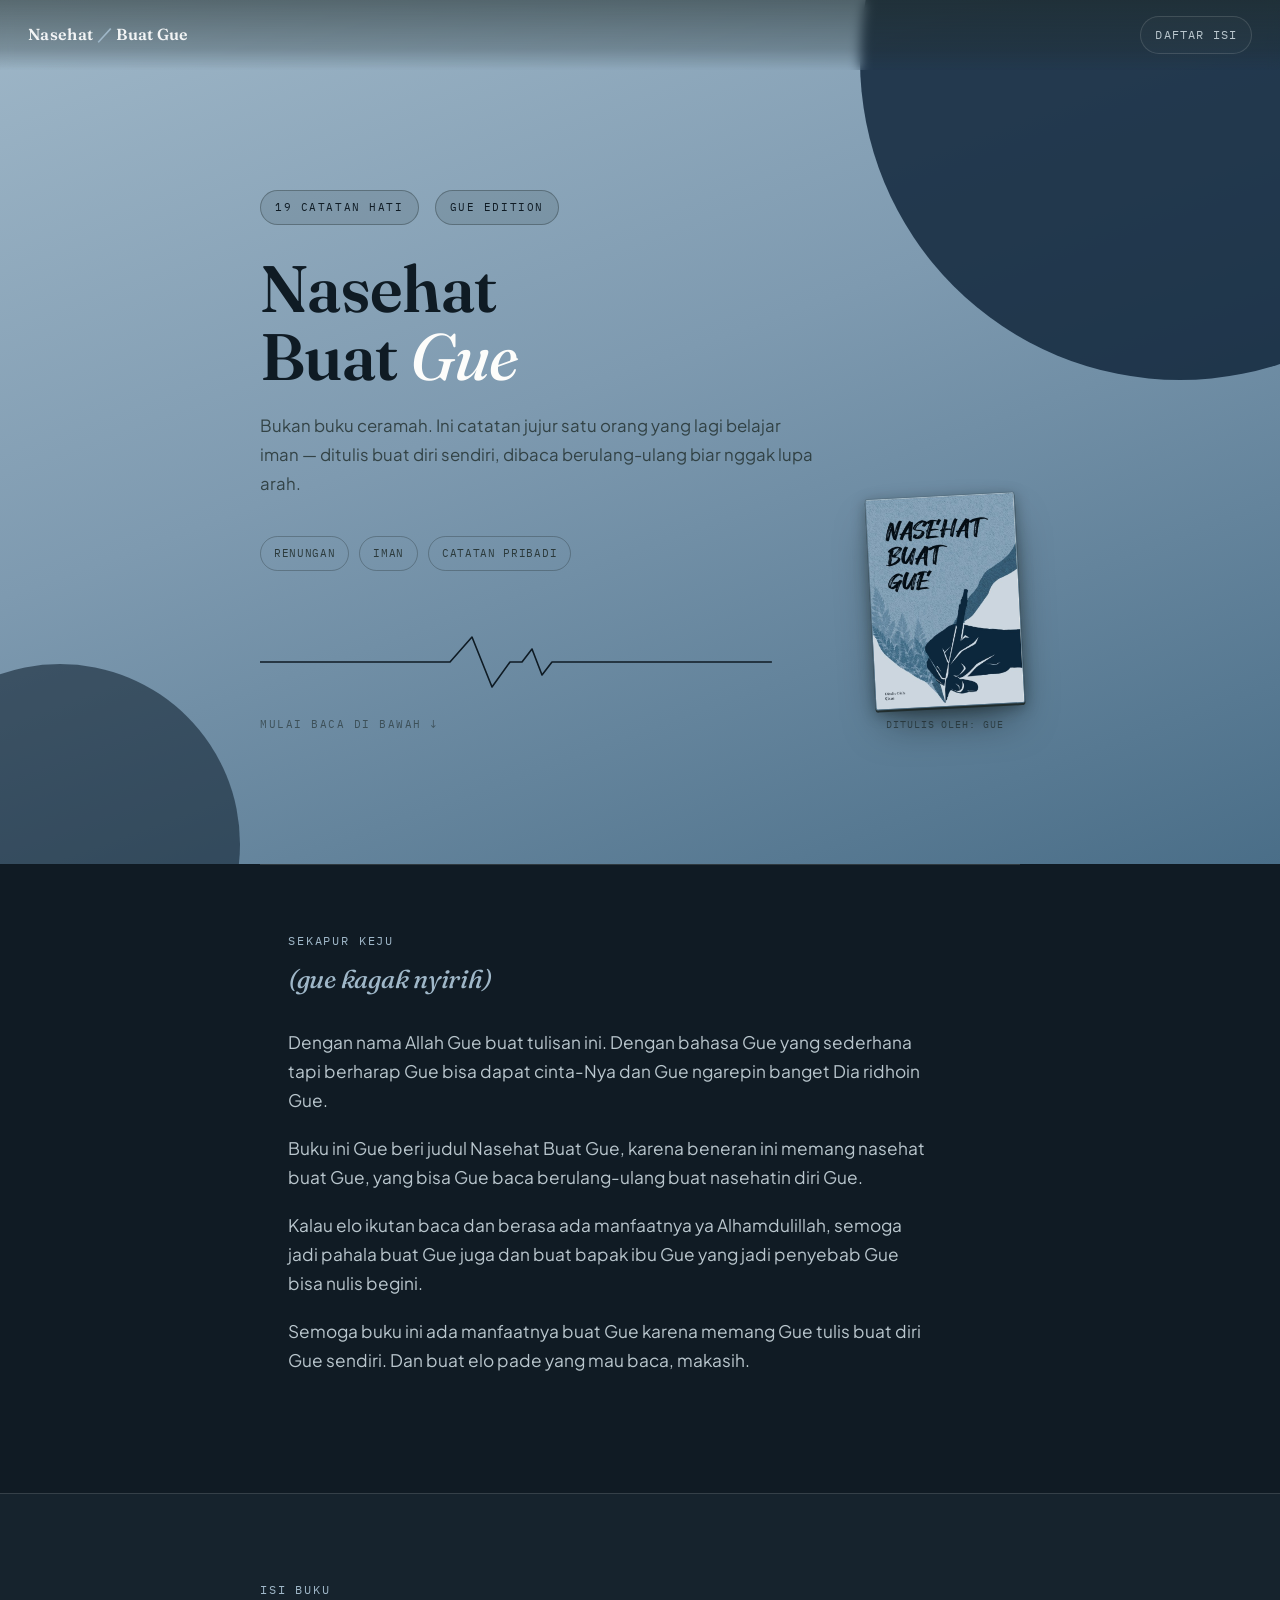
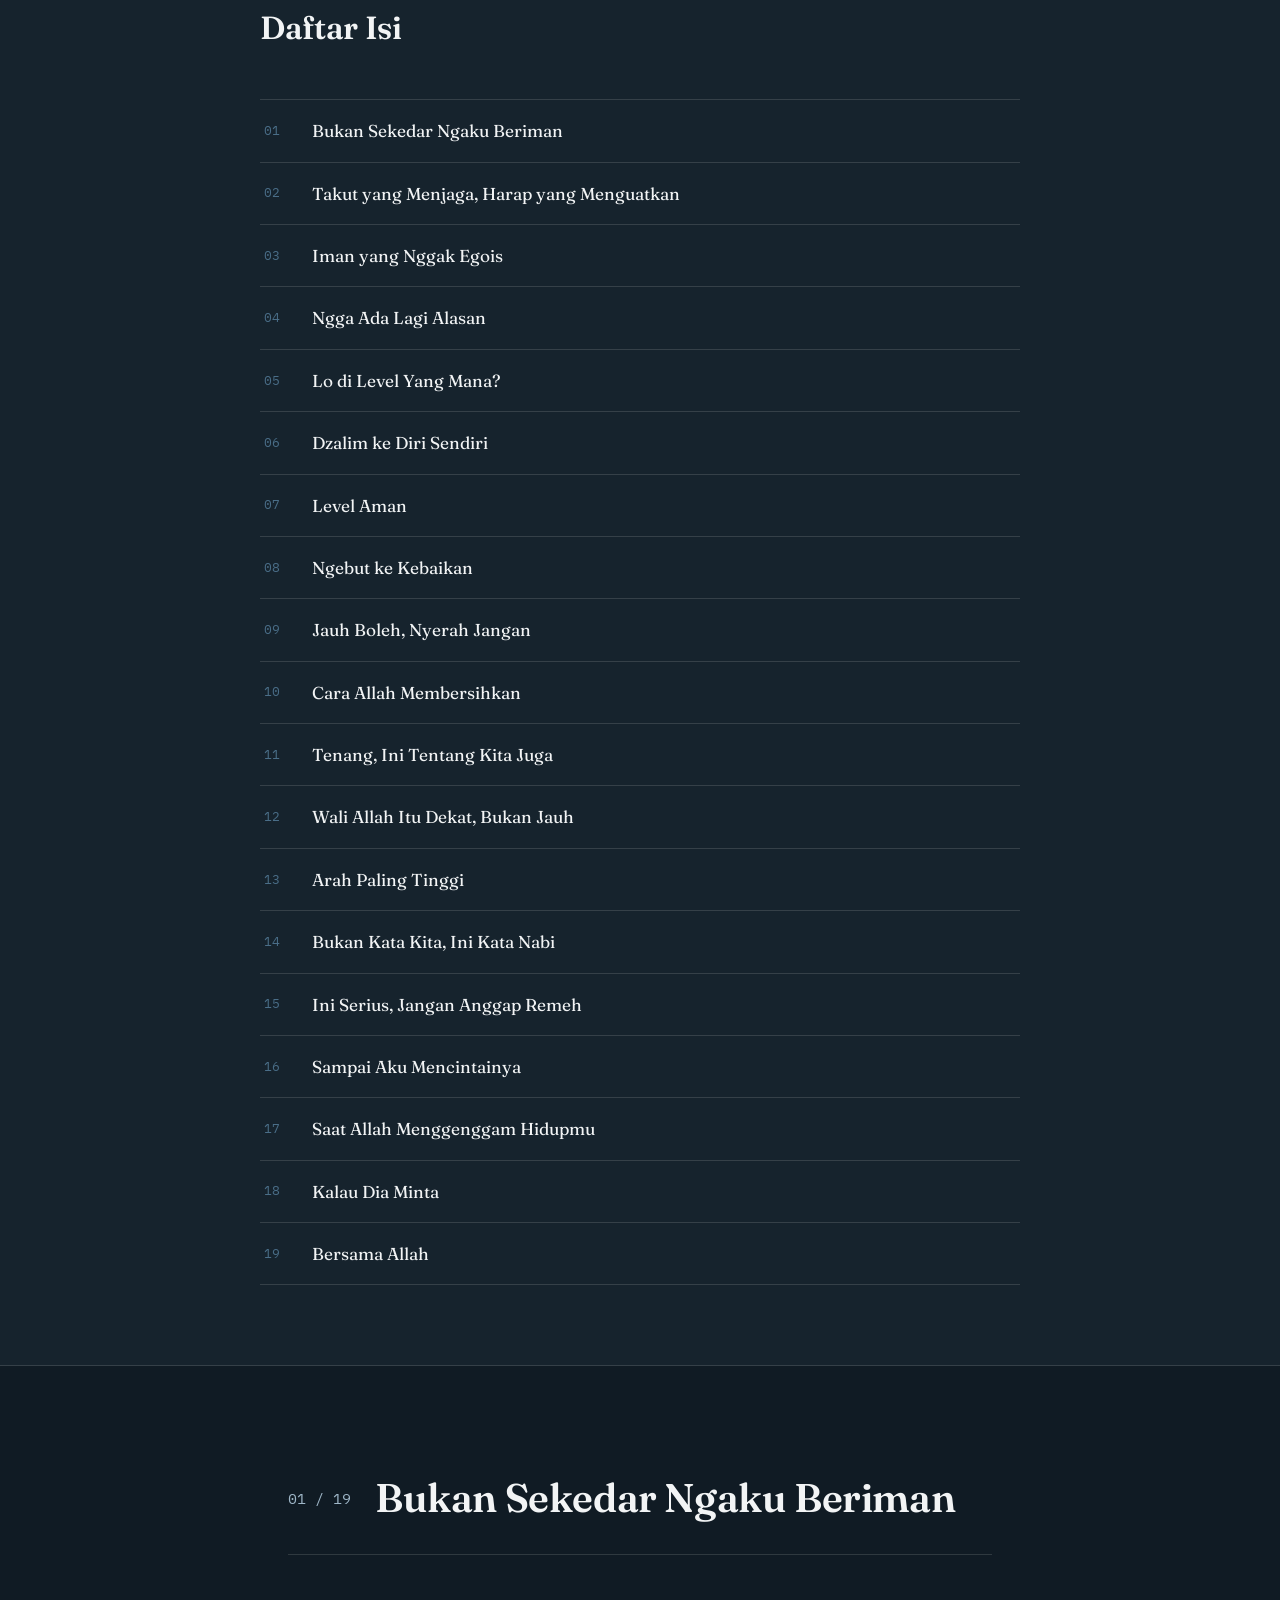
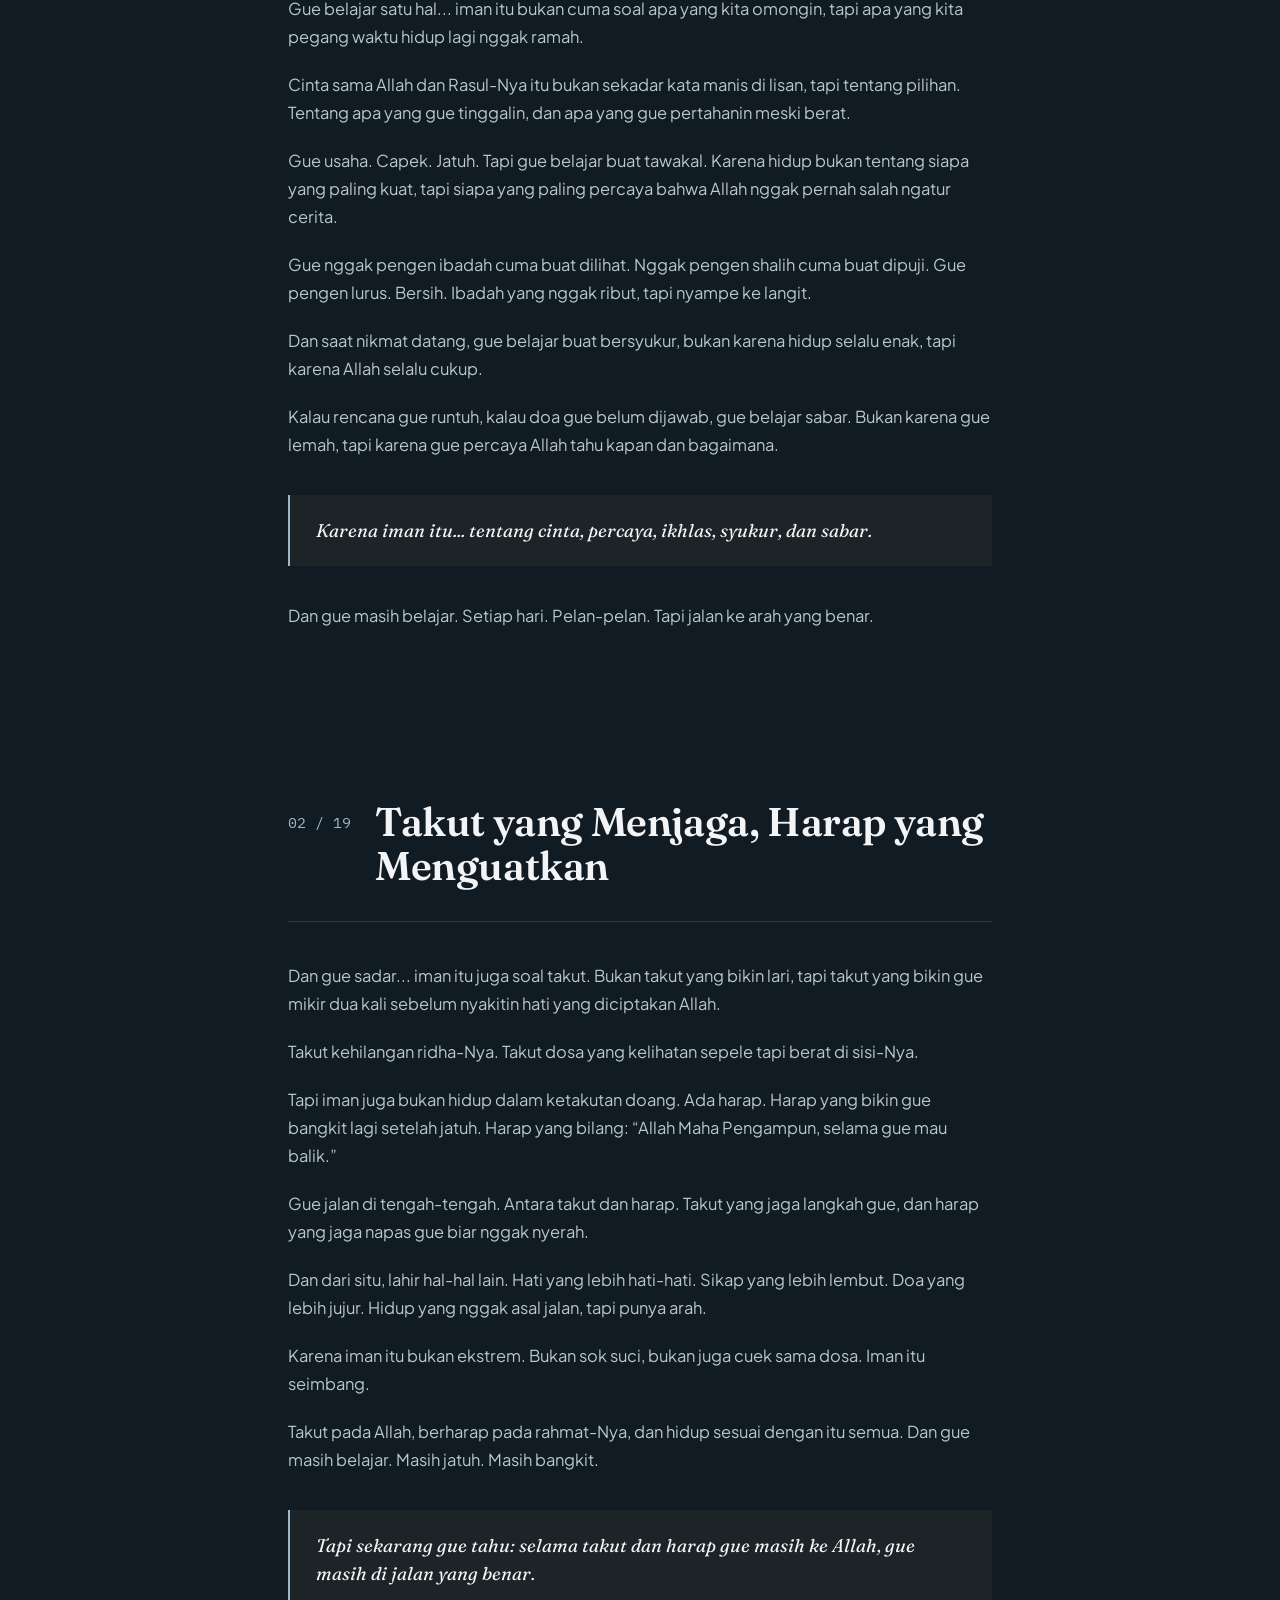
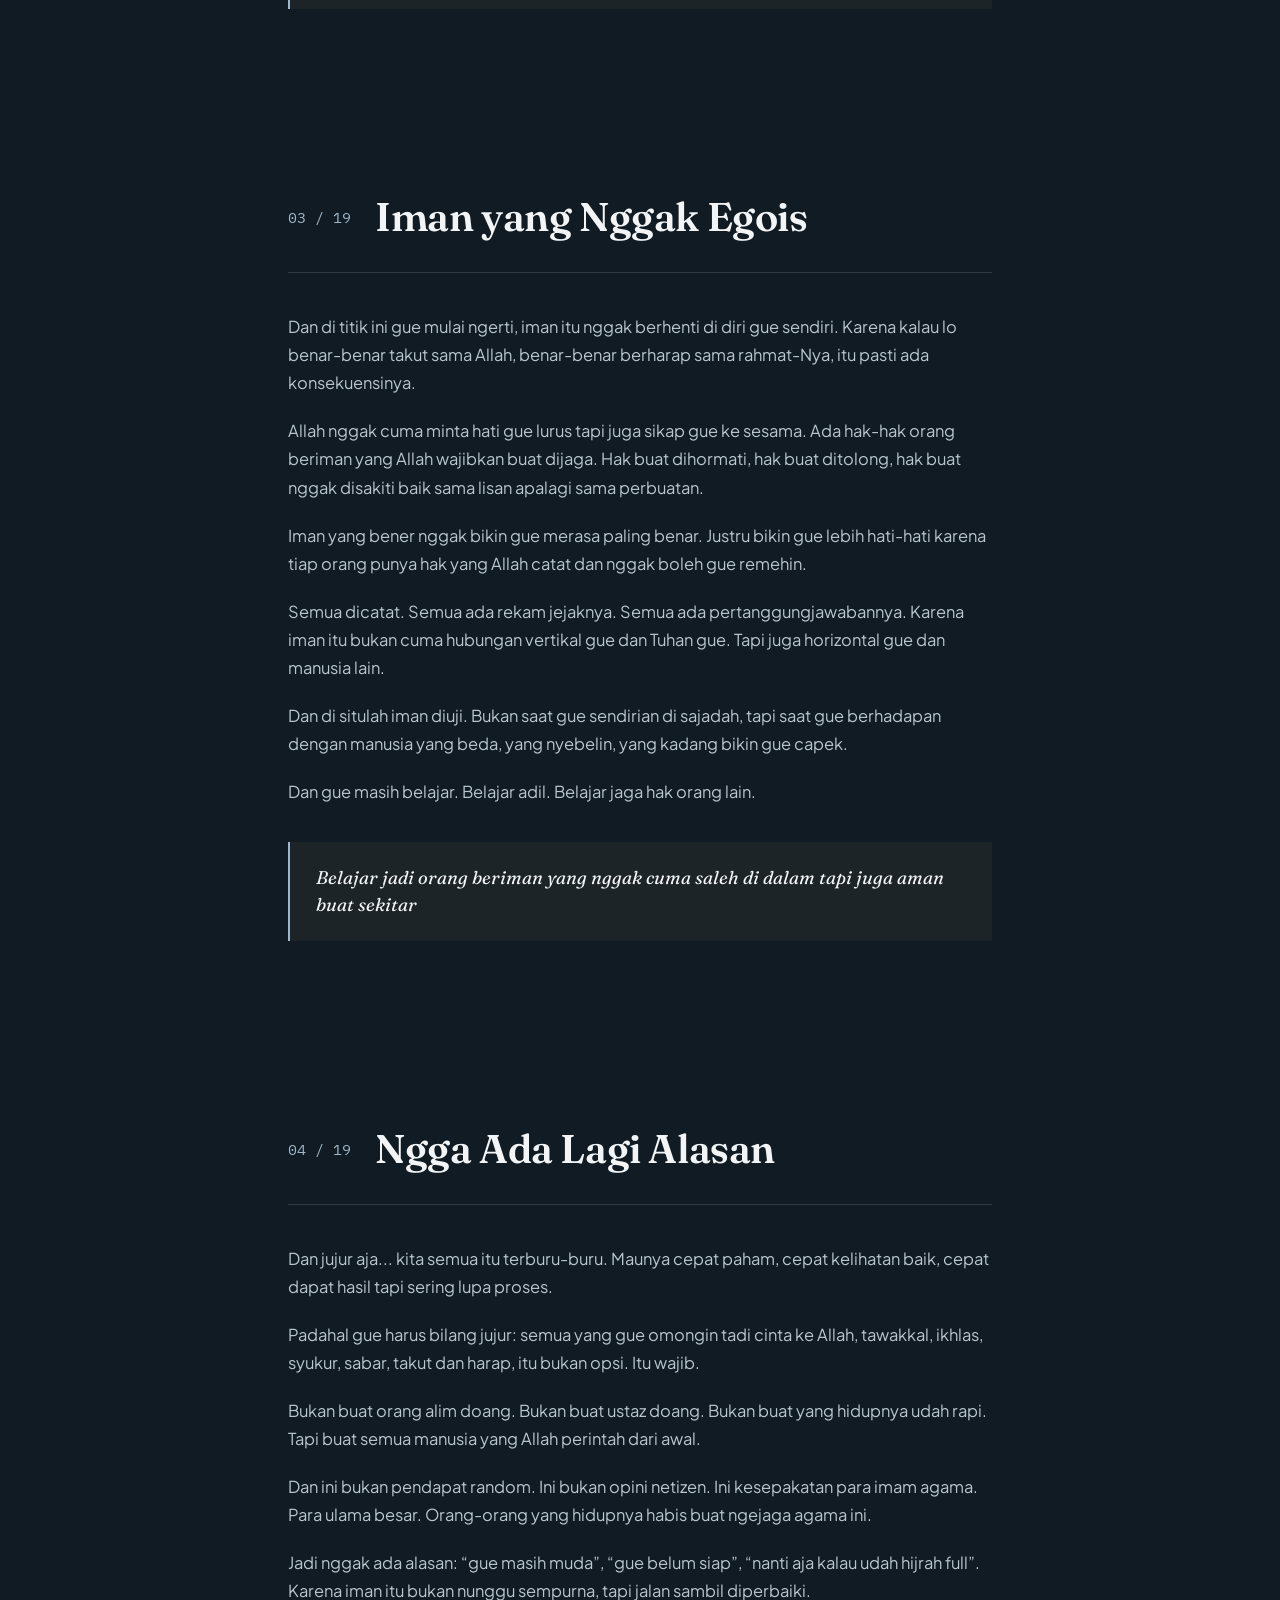
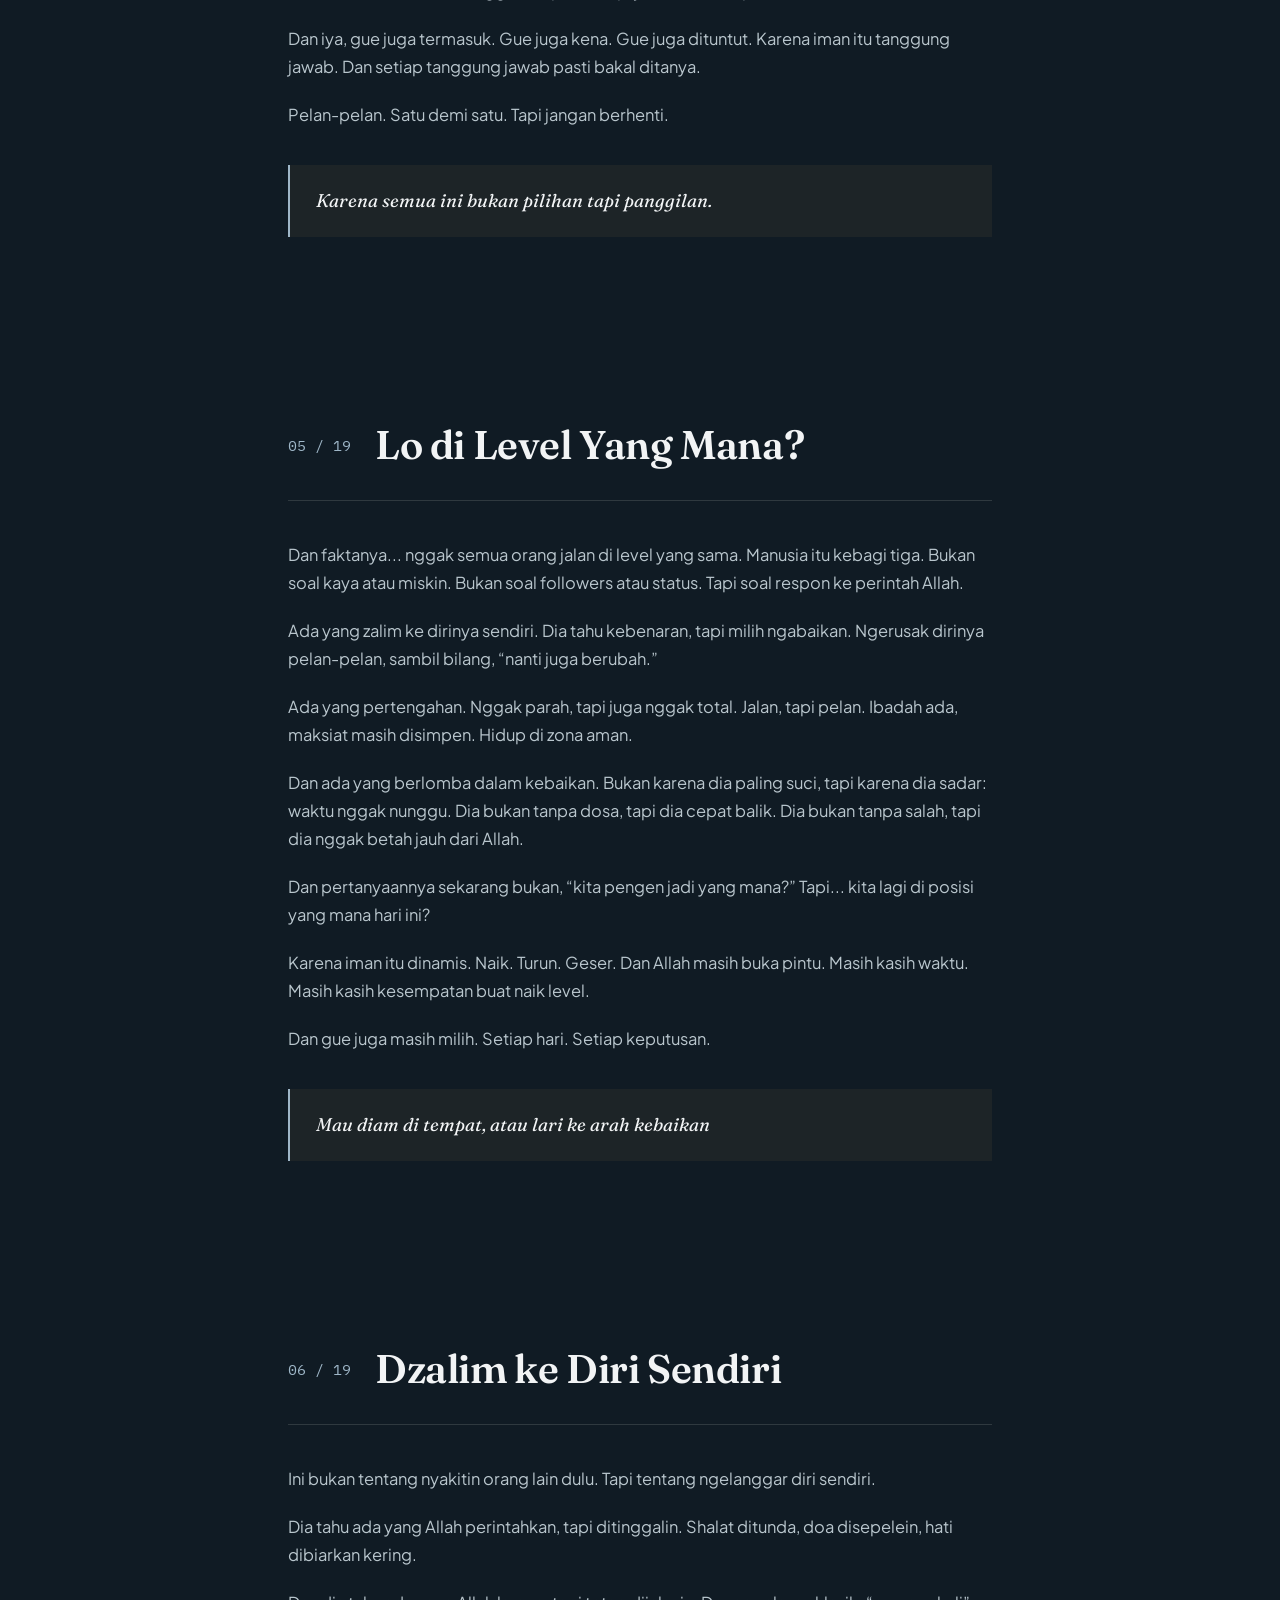
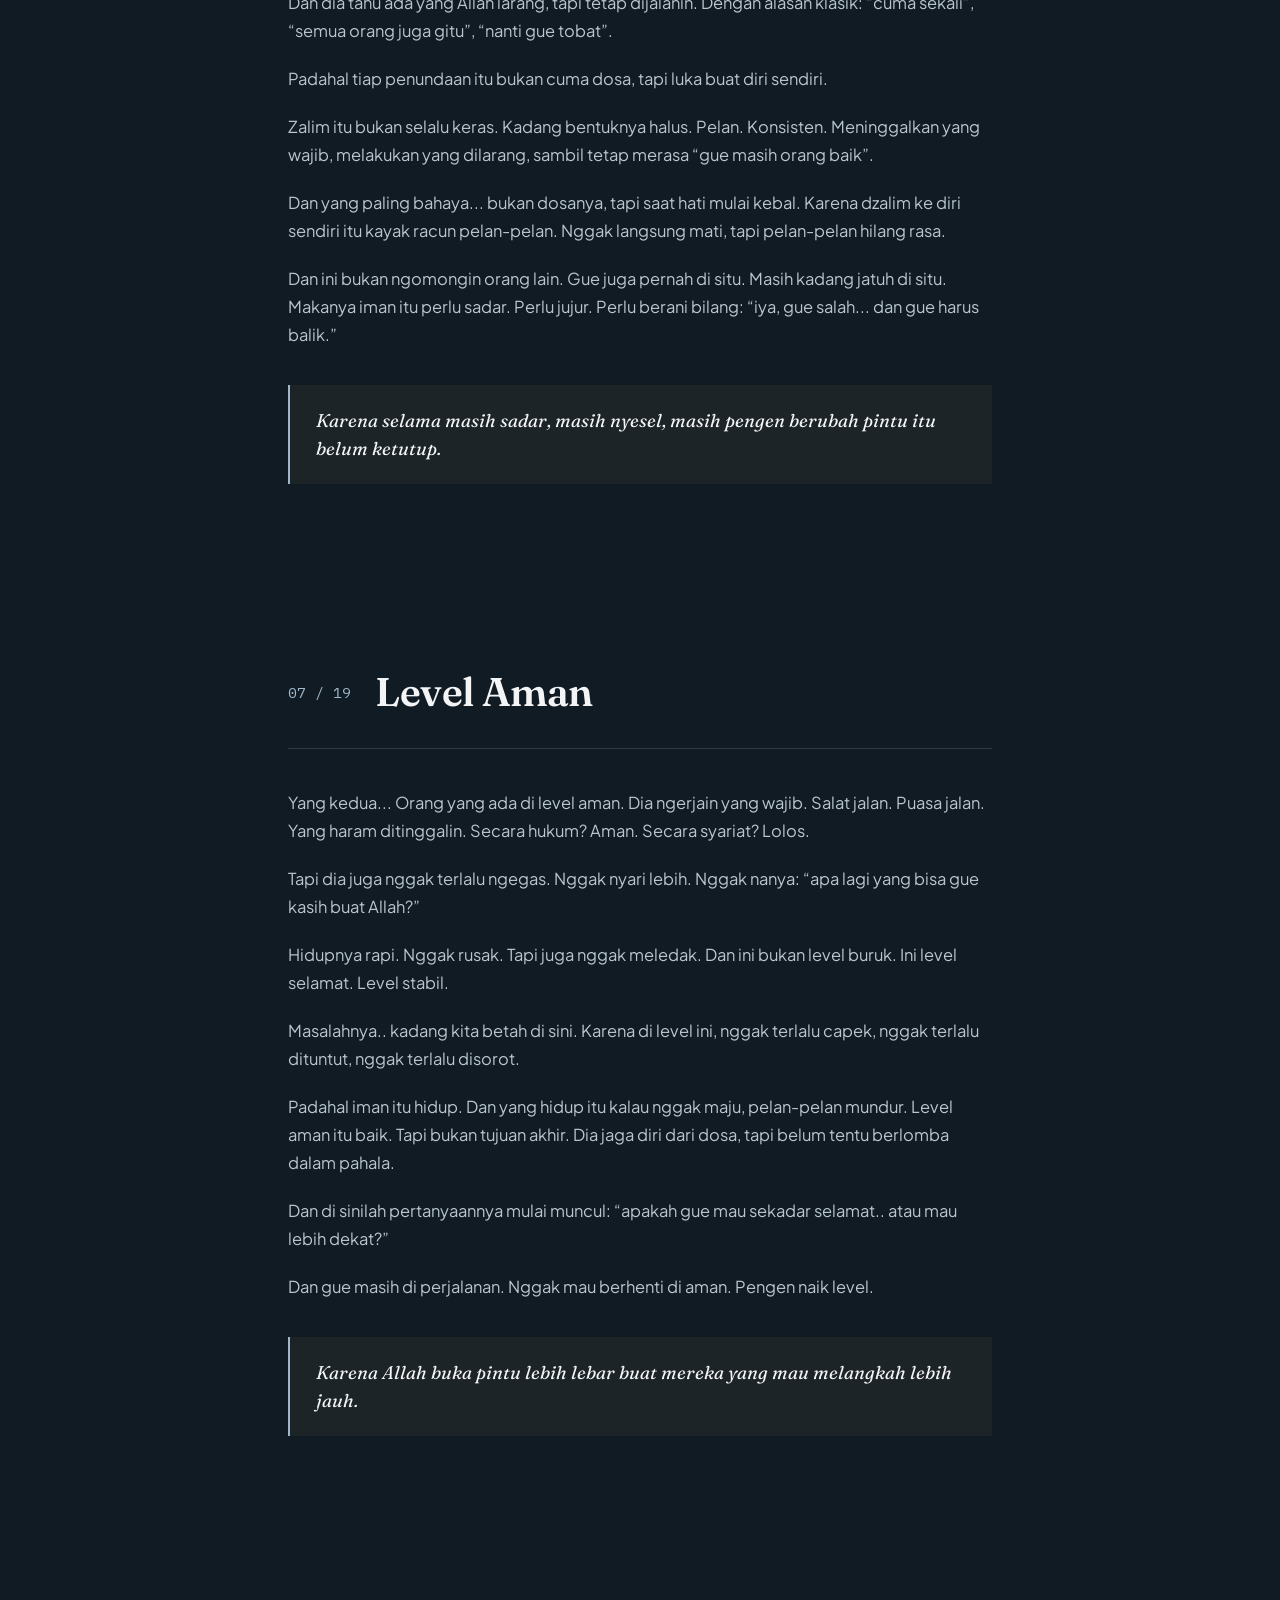
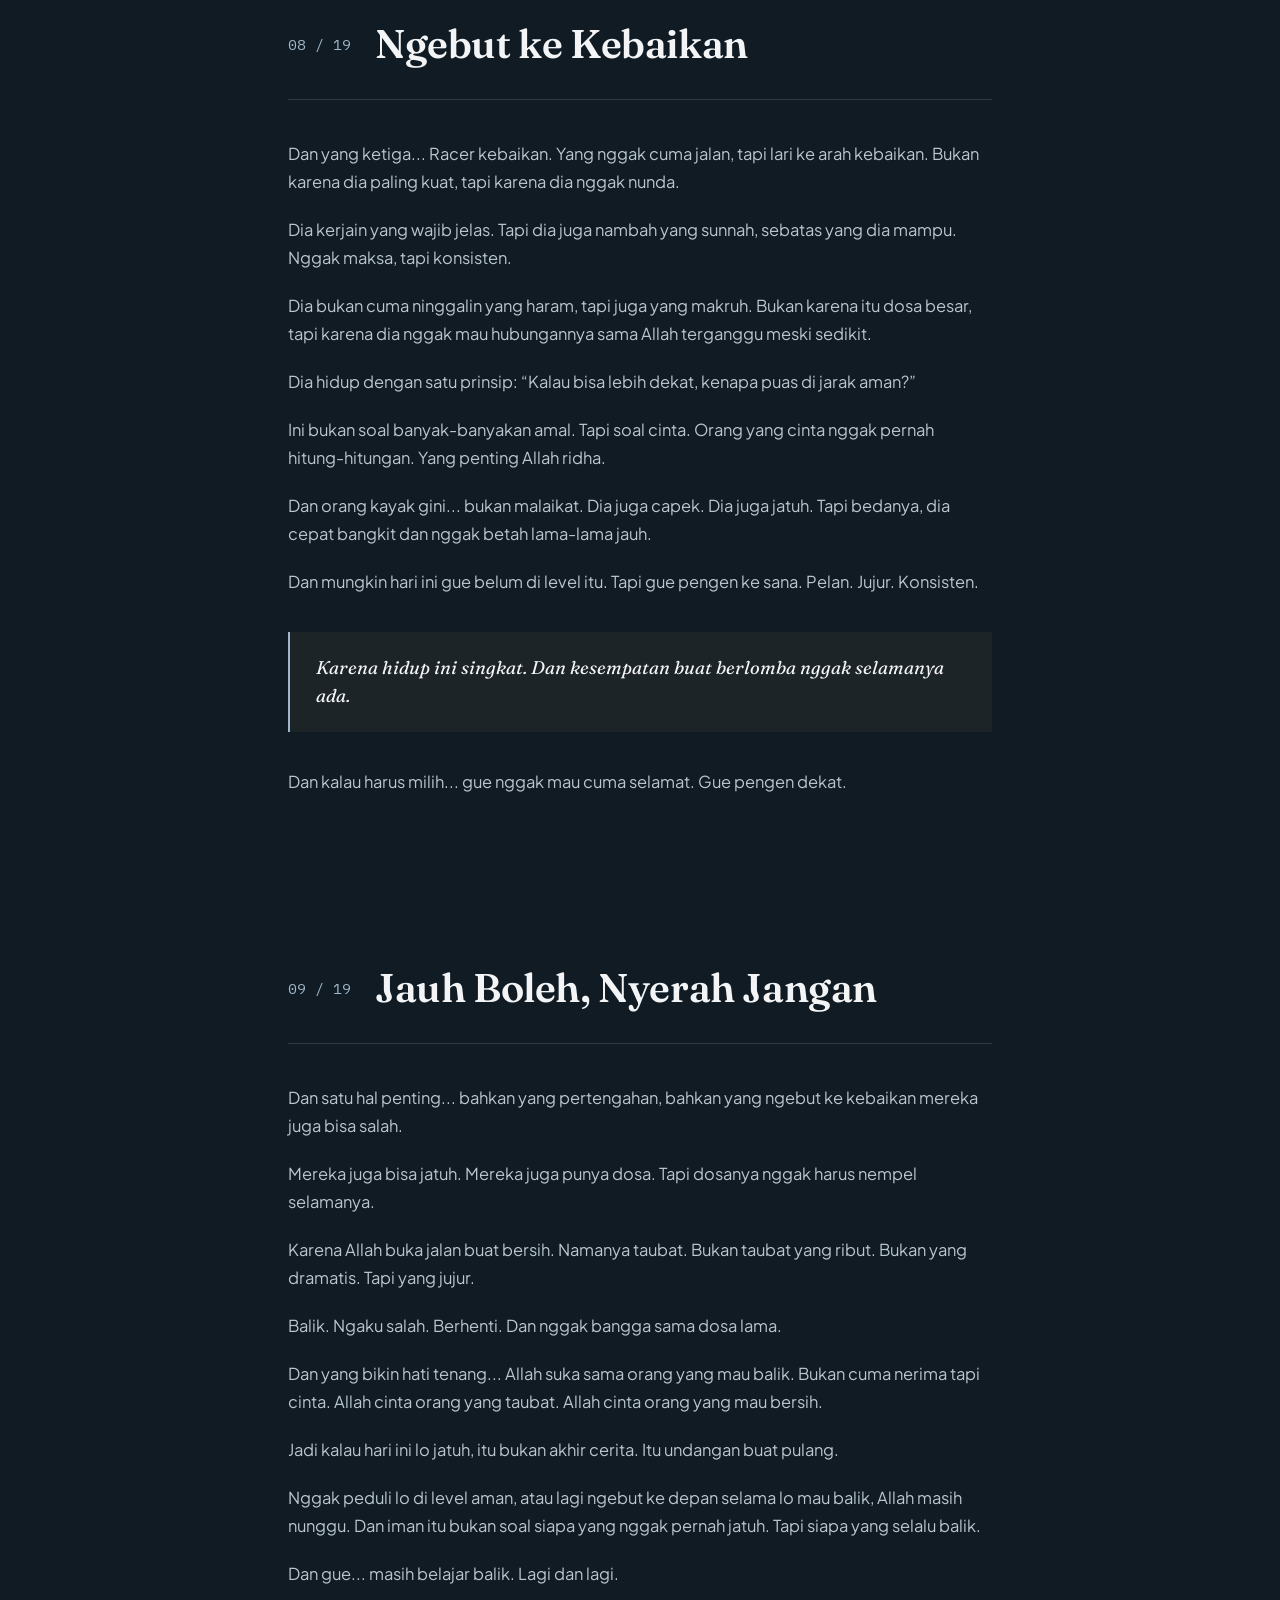
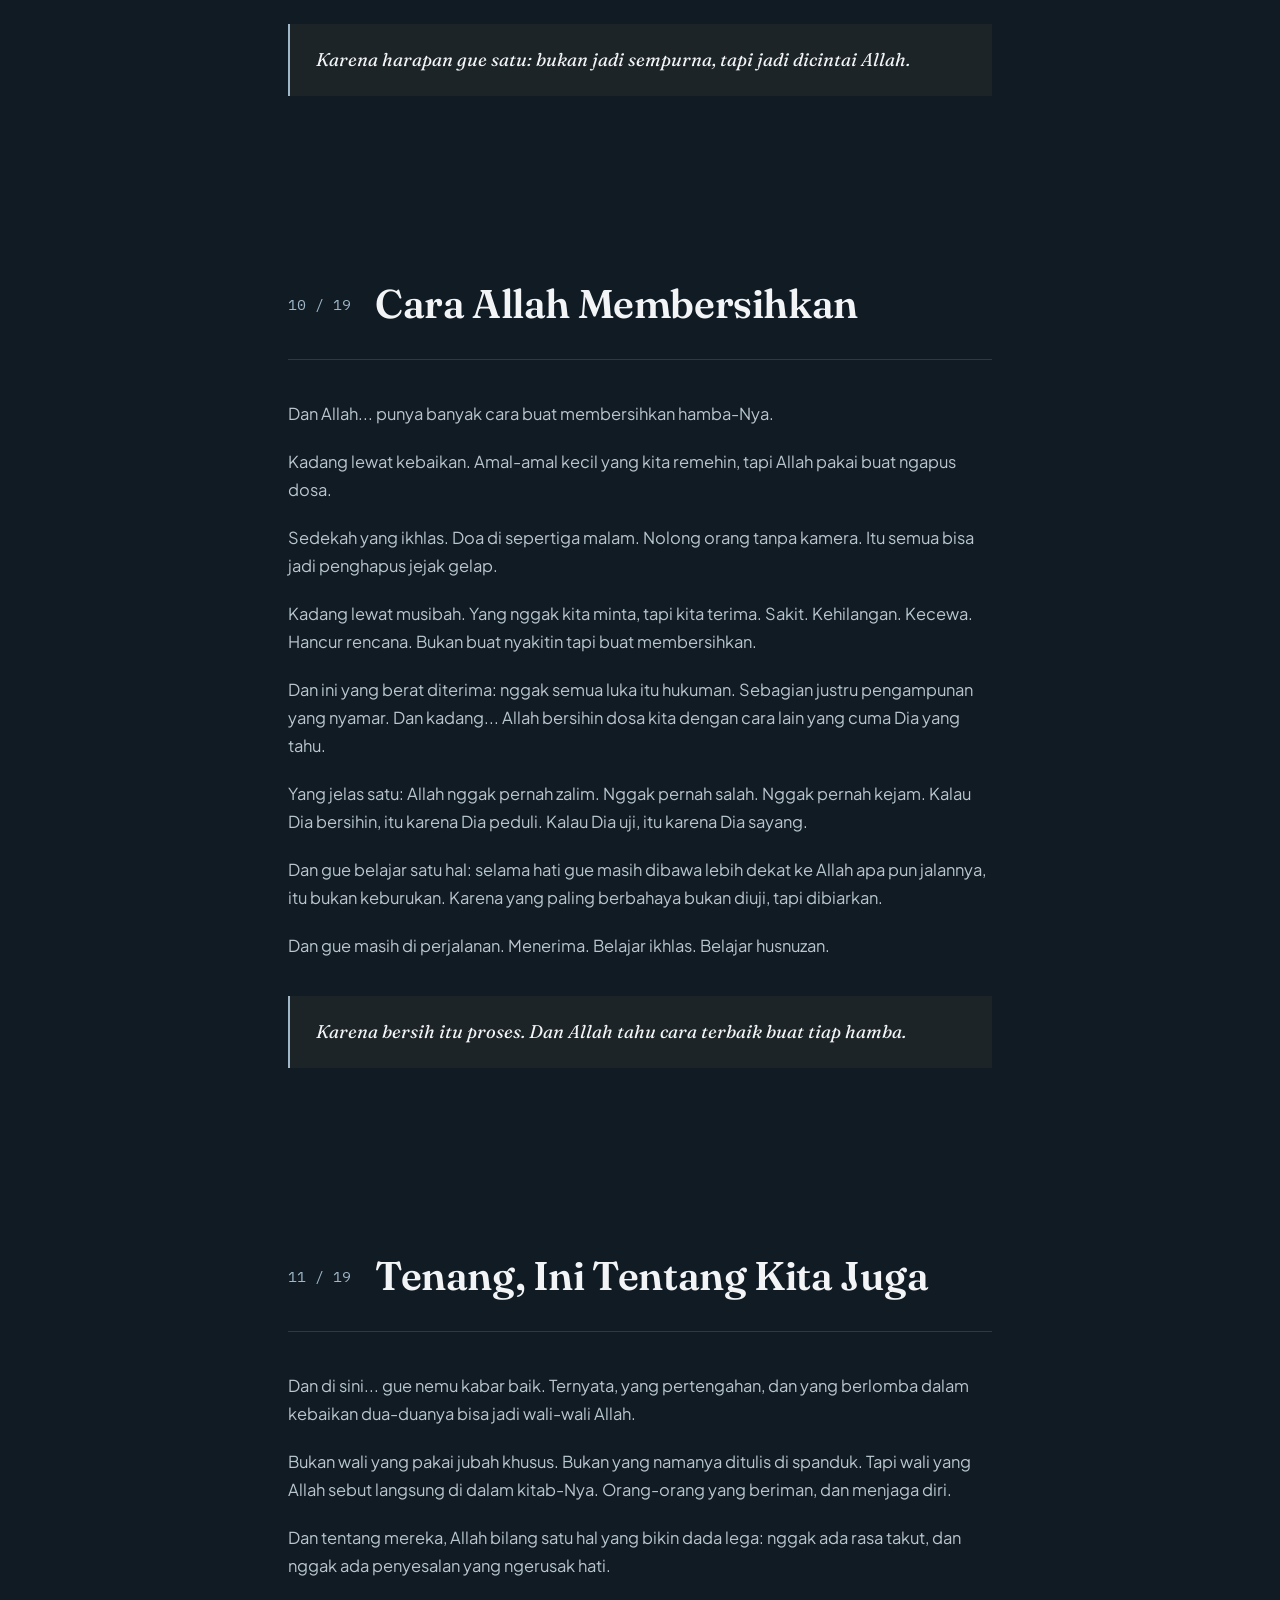
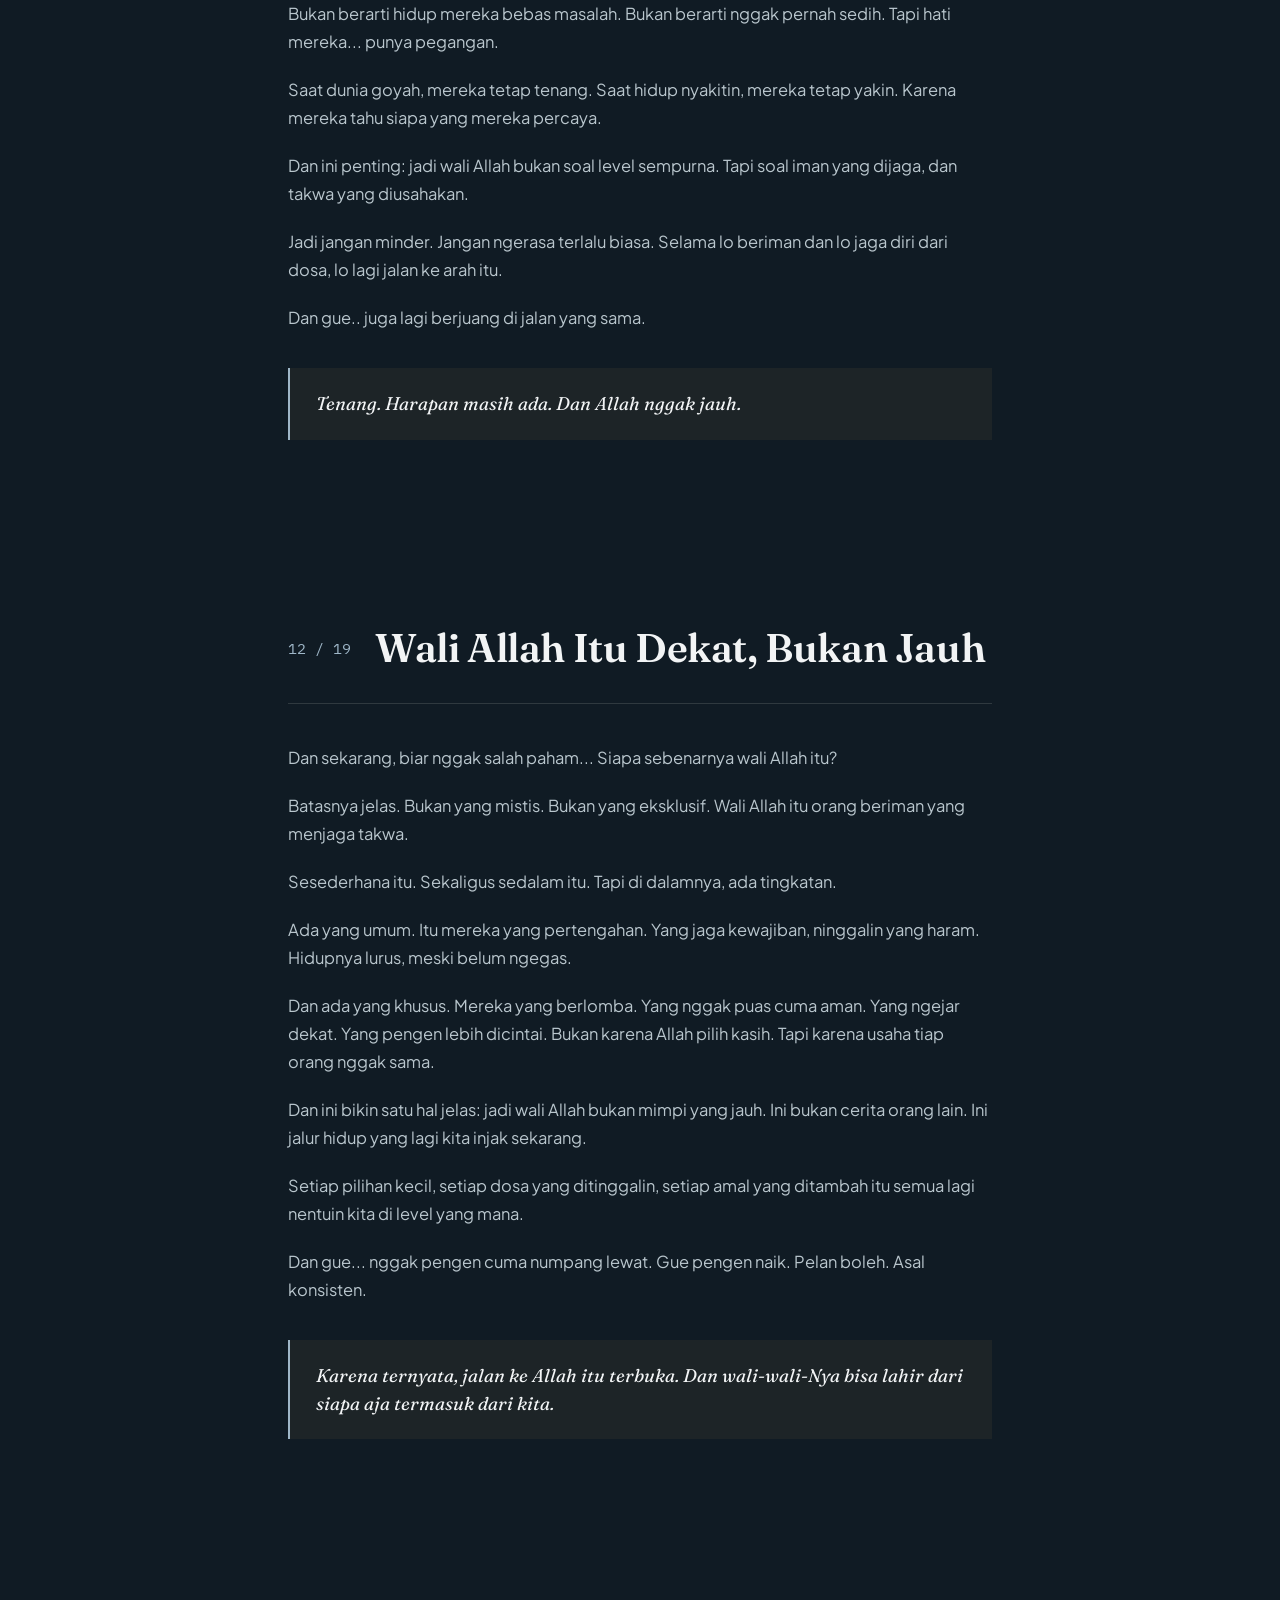
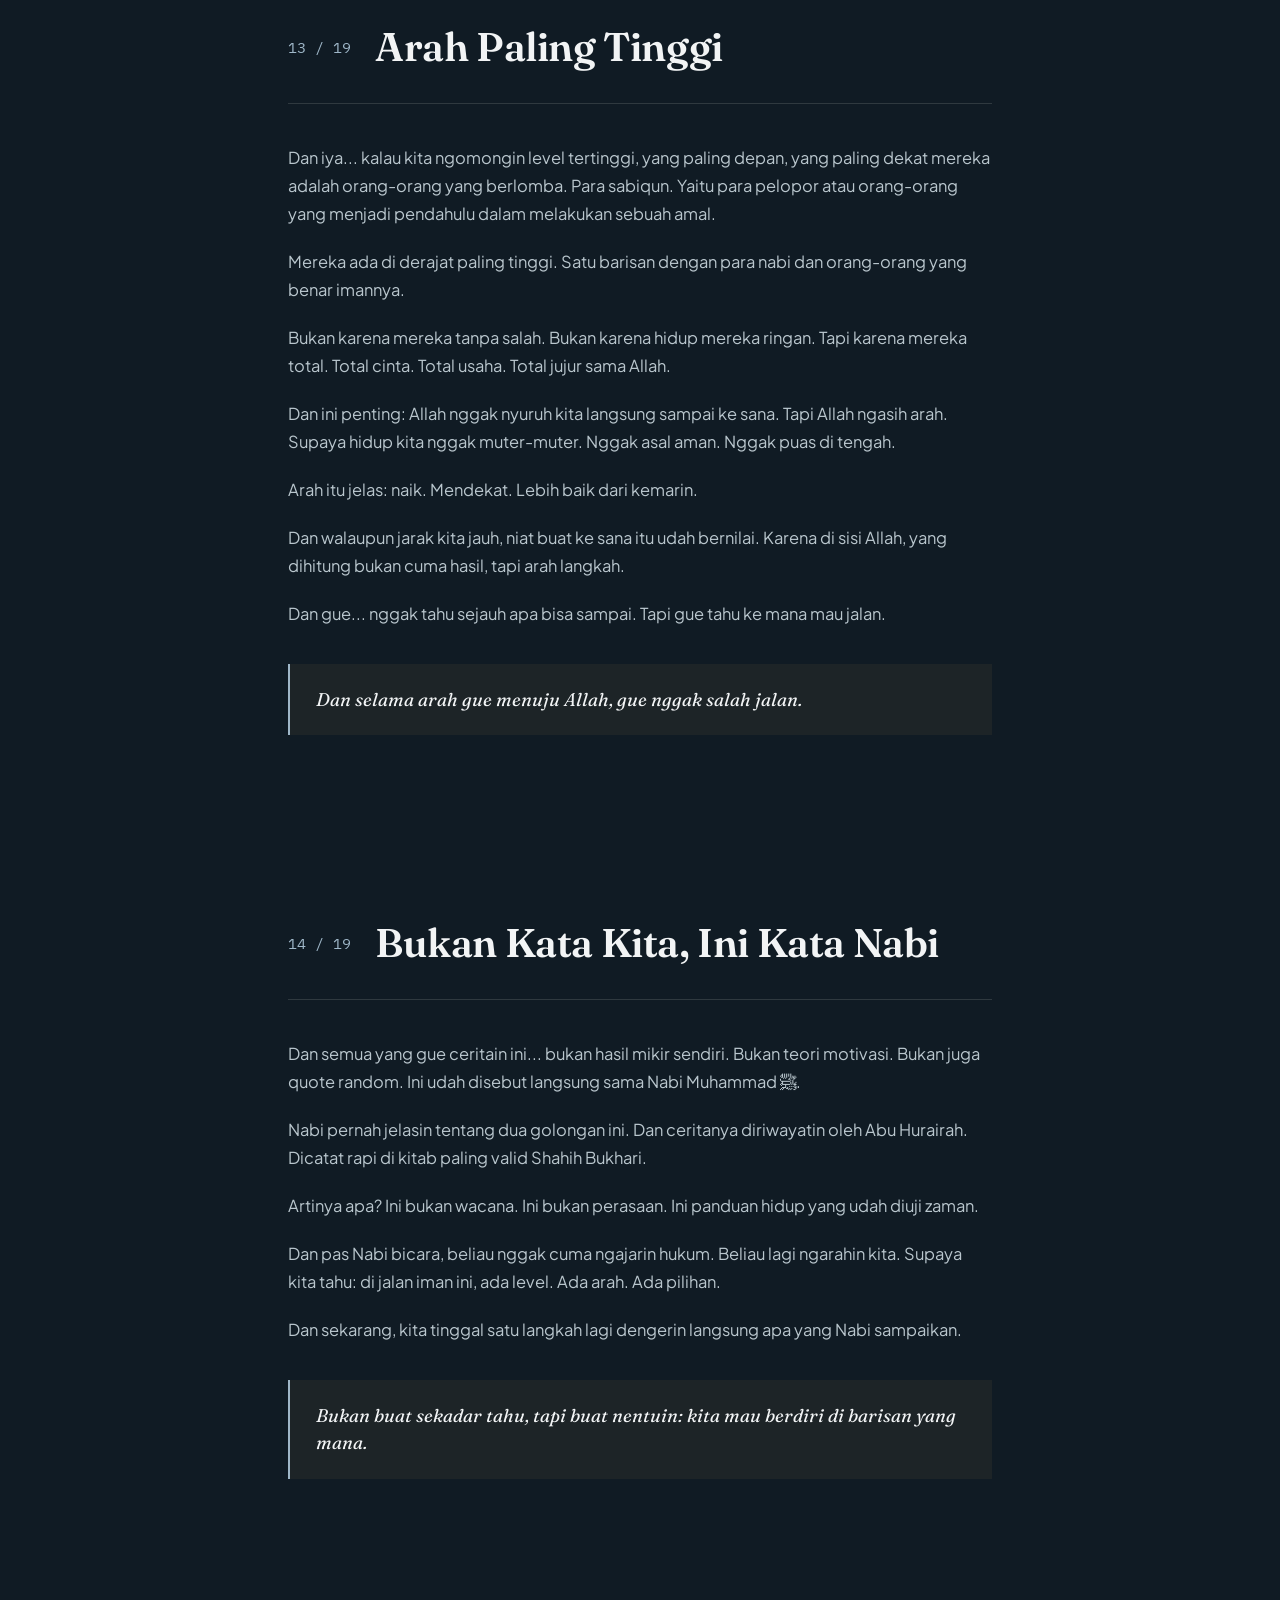
<file: book04.html>
<!DOCTYPE html>
<html lang="id">
<head>
<meta charset="UTF-8">
<meta name="viewport" content="width=device-width, initial-scale=1.0">
<title>Nasehat Buat Gue</title>
<link rel="preconnect" href="https://fonts.googleapis.com">
<link rel="preconnect" href="https://fonts.gstatic.com" crossorigin>
<link href="https://fonts.googleapis.com/css2?family=Fraunces:ital,opsz,wght@0,9..144,300;0,9..144,450;0,9..144,600;0,9..144,700;1,9..144,450;1,9..144,600&family=Plus+Jakarta+Sans:ital,wght@0,400;0,500;0,600;0,700;1,400&family=IBM+Plex+Mono:wght@400;500&display=swap" rel="stylesheet">
<style>
  :root{
    /* palette pulled directly from the book cover */
    --bg: #101B24;
    --bg-alt: #16232D;
    --panel: #1C2E3A;
    --line: rgba(242,241,235,0.14);
    --ink: #F2F4F5;
    --ink-dim: #B9C6CD;
    --ink-faint: #77909F;
    --blue: #7E9AB0;
    --blue-light: #9FB7C8;
    --blue-deep: #4A6E88;
    --mint: #12273C;
    --mint-deep: #0A1A28;
    --amber: #9FB7C8;      /* repointed to cover blue for label/accent text */
    --amber-dim: #4A6E88;  /* repointed to cover blue-deep */
    --navy: #0F1B24;       /* the dark stamp/title-bar navy from the cover */
    --radius: 2px;
    --wrap: 760px;
  }

  *{box-sizing:border-box;}
  html{scroll-behavior:smooth;}
  body{
    margin:0;
    background:var(--bg);
    color:var(--ink);
    font-family:'Plus Jakarta Sans', sans-serif;
    line-height:1.7;
    -webkit-font-smoothing:antialiased;
  }
  ::selection{background:var(--amber); color:#1a1108;}

  h1,h2,h3,.display{
    font-family:'Fraunces', serif;
    font-weight:600;
    letter-spacing:-0.01em;
    color:var(--ink);
    margin:0;
  }

  .label{
    font-family:'IBM Plex Mono', monospace;
    font-size:0.72rem;
    letter-spacing:0.16em;
    text-transform:uppercase;
    color:var(--amber);
  }

  a{color:inherit;}
  img{max-width:100%;}

  /* ===== background texture ===== */
  body::before{
    content:"";
    position:fixed; inset:0;
    background:
      radial-gradient(ellipse 900px 500px at 15% -5%, rgba(93,145,182,0.22), transparent 60%),
      radial-gradient(ellipse 700px 600px at 100% 20%, rgba(158,203,198,0.12), transparent 55%);
    pointer-events:none;
    z-index:0;
  }

  /* ===== top nav ===== */
  .topbar{
    position:fixed; top:0; left:0; right:0;
    z-index:50;
    display:flex; align-items:center; justify-content:space-between;
    padding:16px 28px;
    background:linear-gradient(180deg, rgba(30,42,40,0.55), rgba(30,42,40,0.28) 70%, transparent);
    backdrop-filter:blur(6px);
  }
  .topbar .brand{
    font-family:'Fraunces', serif;
    font-weight:600;
    font-size:1rem;
    letter-spacing:0.02em;
  }
  .topbar .brand span{color:var(--amber);}
  .topbar .nav-toggle{
    font-family:'IBM Plex Mono', monospace;
    font-size:0.72rem;
    letter-spacing:0.1em;
    text-transform:uppercase;
    border:1px solid var(--line);
    padding:8px 14px;
    border-radius:20px;
    color:var(--ink-dim);
    cursor:pointer;
    background:rgba(255,255,255,0.02);
    transition:border-color .2s, color .2s;
  }
  .nav-toggle:hover{border-color:var(--amber); color:var(--amber);}

  /* ===== side index (desktop) ===== */
  .index-panel{
    position:fixed;
    top:0; right:-320px;
    width:300px; height:100%;
    background:var(--bg-alt);
    border-left:1px solid var(--line);
    z-index:60;
    padding:90px 26px 40px;
    overflow-y:auto;
    transition:right .35s cubic-bezier(.6,0,.2,1);
  }
  .index-panel.open{right:0;}
  .index-panel .label{margin-bottom:18px; display:block;}
  .index-list{list-style:none; margin:0; padding:0;}
  .index-list li{border-bottom:1px solid var(--line);}
  .index-list a{
    display:flex; gap:12px; align-items:baseline;
    padding:11px 2px;
    font-size:0.88rem;
    color:var(--ink-dim);
    text-decoration:none;
    transition:color .2s, padding-left .2s;
  }
  .index-list a:hover{color:var(--mint); padding-left:6px;}
  .index-list .num{
    font-family:'IBM Plex Mono', monospace;
    font-size:0.72rem;
    color:var(--amber-dim);
    flex-shrink:0;
  }
  .index-backdrop{
    position:fixed; inset:0; background:rgba(0,0,0,0.4);
    z-index:55; opacity:0; pointer-events:none; transition:opacity .3s;
  }
  .index-backdrop.open{opacity:1; pointer-events:auto;}

  /* ===== hero ===== */
  .hero{
    position:relative; z-index:1;
    min-height:96vh;
    display:flex; flex-direction:column; justify-content:center;
    padding:150px 28px 90px;
    overflow:hidden;
    background:linear-gradient(160deg, var(--blue-light) 0%, var(--blue) 45%, var(--blue-deep) 100%);
    isolation:isolate;
  }
  .hero::before, .hero::after{
    content:"";
    position:absolute;
    border-radius:50%;
    z-index:0;
    pointer-events:none;
  }
  .hero::before{
    width:640px; height:640px;
    top:-260px; right:-220px;
    background:var(--mint);
    opacity:0.85;
  }
  .hero::after{
    width:360px; height:360px;
    bottom:-160px; left:-120px;
    background:var(--mint-deep);
    opacity:0.55;
  }
  .hero-content{
    position:relative; z-index:2;
    max-width:var(--wrap);
    margin:0 auto;
    width:100%;
  }
  .hero .eyebrow{
    display:flex; align-items:center; gap:16px;
    margin-bottom:30px;
    flex-wrap:wrap;
  }
  .eyebrow .badge{
    display:inline-block;
    font-family:'IBM Plex Mono', monospace;
    font-size:0.7rem;
    letter-spacing:0.14em;
    text-transform:uppercase;
    color:var(--navy);
    background:rgba(30,42,40,0.12);
    border:1px solid rgba(30,42,40,0.35);
    padding:7px 14px;
    border-radius:20px;
  }
  .hero-grid{
    display:flex;
    align-items:flex-end;
    gap:40px;
  }
  .hero-text{flex:1; min-width:260px;}
  .hero h1{
    font-size:clamp(2.4rem, 6.4vw, 4.1rem);
    line-height:1.03;
    font-weight:600;
    color:var(--navy);
  }
  .hero h1 em{
    font-style:italic;
    font-weight:450;
    color:#fdfdfb;
  }
  .hero .sub{
    margin-top:22px;
    max-width:480px;
    color:rgba(30,42,40,0.78);
    font-size:1.05rem;
  }
  .hero .meta-row{
    margin-top:38px;
    display:flex; flex-wrap:wrap; gap:10px;
  }
  .pill{
    font-family:'IBM Plex Mono', monospace;
    font-size:0.7rem;
    letter-spacing:0.06em;
    text-transform:uppercase;
    border:1px solid rgba(30,42,40,0.3);
    padding:7px 13px;
    border-radius:20px;
    color:rgba(30,42,40,0.85);
  }

  /* small book cover thumbnail beside the title */
  .book-thumb{
    flex-shrink:0;
    width:150px;
    display:flex;
    flex-direction:column;
    align-items:center;
    gap:10px;
  }
  .book-thumb img{
    width:100%;
    display:block;
    border-radius:3px;
    box-shadow:
      0 2px 0 rgba(30,42,40,0.9),
      0 22px 40px -12px rgba(10,16,15,0.55),
      0 4px 14px rgba(10,16,15,0.35);
    transform:rotate(-3deg);
    transition:transform .35s ease;
    border:1px solid rgba(30,42,40,0.25);
  }
  .book-thumb:hover img{transform:rotate(0deg) translateY(-4px);}
  .book-thumb .cap{
    font-family:'IBM Plex Mono', monospace;
    font-size:0.62rem;
    letter-spacing:0.1em;
    text-transform:uppercase;
    color:rgba(30,42,40,0.65);
    text-align:center;
  }
  @media (max-width:640px){
    .hero-grid{flex-direction:column-reverse; align-items:flex-start; gap:26px;}
    .book-thumb{width:118px; align-self:flex-start;}
  }

  /* pulse line */
  .pulse-wrap{
    margin-top:56px;
    width:100%;
    max-width:560px;
  }
  .pulse-wrap svg{width:100%; height:auto; display:block;}
  .pulse-line{
    fill:none;
    stroke:var(--navy);
    stroke-width:1.6;
    stroke-linecap:round;
    stroke-linejoin:round;
    stroke-dasharray:600;
    stroke-dashoffset:600;
    animation:draw 3.2s ease-out forwards .3s;
  }
  @keyframes draw{ to{stroke-dashoffset:0;} }
  .scroll-cue{
    margin-top:18px;
    font-family:'IBM Plex Mono', monospace;
    font-size:0.68rem;
    letter-spacing:0.14em;
    text-transform:uppercase;
    color:rgba(30,42,40,0.6);
  }

  /* ===== intro / sebelum mulai baca ===== */
  .intro{
    position:relative; z-index:1;
    max-width:var(--wrap);
    margin:0 auto;
    padding:60px 28px 100px;
    border-top:1px solid var(--line);
  }
  .intro .label{margin-bottom:22px;}
  .intro p{
    font-size:1.08rem;
    color:var(--ink-dim);
    max-width:640px;
  }
  .intro p + p{margin-top:18px;}
  .intro strong{color:var(--ink); font-weight:600;}

  /* ===== table of contents ===== */
  .toc{
    position:relative; z-index:1;
    background:var(--bg-alt);
    border-top:1px solid var(--line);
    border-bottom:1px solid var(--line);
    padding:80px 28px;
  }
  .toc-inner{max-width:var(--wrap); margin:0 auto;}
  .toc .label{margin-bottom:8px;}
  .toc h2{font-size:2rem; margin-bottom:44px; font-weight:600;}
  .toc-grid{
    display:grid;
    grid-template-columns:1fr;
    border-top:1px solid var(--line);
  }
  .toc-item{
    display:flex; align-items:center; gap:22px;
    padding:16px 4px;
    border-bottom:1px solid var(--line);
    text-decoration:none;
    transition:padding-left .25s;
  }
  .toc-item:hover{padding-left:10px;}
  .toc-item:hover .toc-title{color:var(--mint);}
  .toc-item .toc-num{
    font-family:'IBM Plex Mono', monospace;
    font-size:0.8rem;
    color:var(--amber-dim);
    width:26px;
    flex-shrink:0;
  }
  .toc-item .toc-title{
    font-family:'Fraunces', serif;
    font-size:1.08rem;
    color:var(--ink);
    transition:color .2s;
    flex:1;
  }
  .toc-item .toc-page{
    font-family:'IBM Plex Mono', monospace;
    font-size:0.75rem;
    color:var(--ink-faint);
  }

  /* ===== chapters ===== */
  .chapter{
    position:relative; z-index:1;
    max-width:var(--wrap);
    margin:0 auto;
    padding:110px 28px 40px;
    scroll-margin-top:80px;
    opacity:0; transform:translateY(18px);
    transition:opacity .7s ease, transform .7s ease;
  }
  .chapter.in-view{opacity:1; transform:translateY(0);}

  .chapter-head{
    display:flex; align-items:flex-start; gap:24px;
    padding-bottom:34px;
    border-bottom:1px solid var(--line);
    margin-bottom:40px;
  }
  .chapter-head .big-num{
    font-family:'IBM Plex Mono', monospace;
    font-size:0.95rem;
    color:var(--amber);
    padding-top:10px;
    flex-shrink:0;
  }
  .chapter-head h2{
    font-size:clamp(1.8rem, 4vw, 2.5rem);
    line-height:1.08;
    font-weight:600;
  }
  .chapter-head .chapter-sub{
    margin-top:12px;
    font-style:italic;
    color:var(--blue);
    font-family:'Fraunces', serif;
    font-weight:450;
    font-size:1.05rem;
  }

  .chapter-body p{
    margin:0 0 20px;
    color:var(--ink-dim);
    font-size:1.03rem;
  }
  .chapter-body p.lede{
    color:var(--ink);
    font-size:1.15rem;
  }
  .chapter-body p.tight{ margin-bottom:4px; }

  .chapter-body blockquote{
    margin:36px 0;
    padding:22px 26px;
    border-left:2px solid var(--amber);
    background:rgba(227,177,102,0.06);
    font-family:'Fraunces', serif;
    font-style:italic;
    font-size:1.15rem;
    color:var(--ink);
    line-height:1.5;
  }

  /* resep card — the signature element */
  .resep{
    margin-top:52px;
    border:1px solid var(--line);
    background:
      repeating-linear-gradient(180deg, transparent, transparent 27px, rgba(242,237,225,0.025) 28px),
      var(--panel);
    border-radius:3px;
    padding:0;
    position:relative;
    overflow:hidden;
  }
  .resep::before{
    content:"";
    position:absolute; left:0; top:0; bottom:0; width:4px;
    background:var(--amber);
  }
  .resep-head{
    display:flex; align-items:center; justify-content:space-between;
    padding:20px 26px 16px 30px;
    border-bottom:1px dashed var(--line);
  }
  .resep-head .rx{
    display:flex; align-items:center; gap:10px;
    font-family:'IBM Plex Mono', monospace;
    font-size:0.78rem;
    letter-spacing:0.12em;
    text-transform:uppercase;
    color:var(--amber);
  }
  .resep-head .rx svg{width:16px; height:16px;}
  .resep-head .resep-no{
    font-family:'IBM Plex Mono', monospace;
    font-size:0.72rem;
    color:var(--ink-faint);
  }
  .resep-body{
    padding:22px 30px 28px;
  }
  .resep-body p{
    color:var(--ink);
    font-size:1.02rem;
    margin:0 0 14px;
  }
  .resep-body p:last-child{margin-bottom:0;}
  .resep-body strong{color:var(--amber);}

  .chapter-close{
    margin-top:22px;
    padding-top:22px;
    text-align:right;
    font-family:'IBM Plex Mono', monospace;
    font-size:0.68rem;
    letter-spacing:0.12em;
    text-transform:uppercase;
    color:var(--ink-faint);
  }

  /* ===== closing / about ===== */
  .closing{
    position:relative; z-index:1;
    background:var(--bg-alt);
    border-top:1px solid var(--line);
    padding:110px 28px 60px;
    text-align:center;
  }
  .closing-inner{max-width:600px; margin:0 auto;}
  .closing h2{font-size:1.9rem; margin-bottom:22px;}
  .closing p{color:var(--ink-dim); font-size:1.05rem; margin-bottom:14px;}

  .about{
    max-width:var(--wrap);
    margin:0 auto;
    padding:70px 28px 90px;
    position:relative; z-index:1;
  }
  .about .label{margin-bottom:16px;}
  .about h3{font-size:1.3rem; margin-bottom:18px; font-weight:600;}
  .about p{color:var(--ink-dim); margin-bottom:24px; max-width:560px;}
  .tags{display:flex; flex-wrap:wrap; gap:10px;}

  footer{
    padding:34px 28px 50px;
    text-align:center;
    font-family:'IBM Plex Mono', monospace;
    font-size:0.7rem;
    letter-spacing:0.08em;
    color:var(--ink-faint);
    position:relative; z-index:1;
  }

  @media (max-width:640px){
    .topbar{padding:14px 18px;}
    .hero{padding:120px 20px 60px;}
    .chapter{padding:80px 20px 20px;}
    .chapter-head{gap:14px;}
    .toc, .intro, .closing, .about{padding-left:20px; padding-right:20px;}
    .resep-head, .resep-body{padding-left:20px; padding-right:20px;}
    .index-panel{width:82%; right:-100%;}
  }

  @media (prefers-reduced-motion: reduce){
    html{scroll-behavior:auto;}
    .pulse-line{animation:none; stroke-dashoffset:0;}
    .chapter{opacity:1; transform:none; transition:none;}
  }

.hero .sub { max-width: 560px; }
</style>
</head>
<body>

<div class="topbar">
  <div class="brand">Nasehat <span>／</span> Buat Gue</div>
  <div class="nav-toggle" id="navToggle">Daftar Isi</div>
</div>

<div class="index-backdrop" id="indexBackdrop"></div>
<nav class="index-panel" id="indexPanel">
  <span class="label">Daftar Isi</span>
  <ul class="index-list">
    <li><a href="#s1"><span class="num">01</span> Bukan Sekedar Ngaku Beriman</a></li>
    <li><a href="#s2"><span class="num">02</span> Takut yang Menjaga, Harap yang Menguatkan</a></li>
    <li><a href="#s3"><span class="num">03</span> Iman yang Nggak Egois</a></li>
    <li><a href="#s4"><span class="num">04</span> Ngga Ada Lagi Alasan</a></li>
    <li><a href="#s5"><span class="num">05</span> Lo di Level Yang Mana?</a></li>
    <li><a href="#s6"><span class="num">06</span> Dzalim ke Diri Sendiri</a></li>
    <li><a href="#s7"><span class="num">07</span> Level Aman</a></li>
    <li><a href="#s8"><span class="num">08</span> Ngebut ke Kebaikan</a></li>
    <li><a href="#s9"><span class="num">09</span> Jauh Boleh, Nyerah Jangan</a></li>
    <li><a href="#s10"><span class="num">10</span> Cara Allah Membersihkan</a></li>
    <li><a href="#s11"><span class="num">11</span> Tenang, Ini Tentang Kita Juga</a></li>
    <li><a href="#s12"><span class="num">12</span> Wali Allah Itu Dekat, Bukan Jauh</a></li>
    <li><a href="#s13"><span class="num">13</span> Arah Paling Tinggi</a></li>
    <li><a href="#s14"><span class="num">14</span> Bukan Kata Kita, Ini Kata Nabi</a></li>
    <li><a href="#s15"><span class="num">15</span> Ini Serius, Jangan Anggap Remeh</a></li>
    <li><a href="#s16"><span class="num">16</span> Sampai Aku Mencintainya</a></li>
    <li><a href="#s17"><span class="num">17</span> Saat Allah Menggenggam Hidupmu</a></li>
    <li><a href="#s18"><span class="num">18</span> Kalau Dia Minta</a></li>
    <li><a href="#s19"><span class="num">19</span> Bersama Allah</a></li>
  </ul>
</nav>

<!-- ============ HERO ============ -->
<section class="hero">
  <div class="hero-content">
    <div class="eyebrow">
      <span class="badge">19 Catatan Hati</span>
      <span class="badge">Gue Edition</span>
    </div>
    <div class="hero-grid">
      <div class="hero-text">
        <h1>Nasehat<br>Buat <em>Gue</em></h1>
        <p class="sub">Bukan buku ceramah. Ini catatan jujur satu orang yang lagi belajar iman &mdash; ditulis buat diri sendiri, dibaca berulang-ulang biar nggak lupa arah.</p>
        <div class="meta-row">
          <span class="pill">Renungan</span>
          <span class="pill">Iman</span>
          <span class="pill">Catatan Pribadi</span>
        </div>
        <div class="pulse-wrap">
          <svg viewBox="0 0 560 70" xmlns="http://www.w3.org/2000/svg">
            <path class="pulse-line" d="M0 35 H190 L212 10 L232 60 L250 35 L262 35 L272 22 L282 48 L292 35 H560" />
          </svg>
          <div class="scroll-cue">Mulai baca di bawah ↓</div>
        </div>
      </div>
      <div class="book-thumb">
        <img src="[data-uri]" alt="Sampul buku Nasehat Buat Gue">
        <span class="cap">Ditulis Oleh: Gue</span>
      </div>
    </div>
  </div>
</section>

<!-- ============ INTRO ============ -->
<section class="intro">
  <span class="label">Sekapur Keju</span>
  <h2 style="font-size:1.6rem; margin: 6px 0 26px 0; font-style:italic; font-weight:450; color:var(--blue-light);">(gue kagak nyirih)</h2>
  <p>Dengan nama Allah Gue buat tulisan ini. Dengan bahasa Gue yang sederhana tapi berharap Gue bisa dapat cinta-Nya dan Gue ngarepin banget Dia ridhoin Gue.</p>
  <p>Buku ini Gue beri judul Nasehat Buat Gue, karena beneran ini memang nasehat buat Gue, yang bisa Gue baca berulang-ulang buat nasehatin diri Gue.</p>
  <p>Kalau elo ikutan baca dan berasa ada manfaatnya ya Alhamdulillah, semoga jadi pahala buat Gue juga dan buat bapak ibu Gue yang jadi penyebab Gue bisa nulis begini.</p>
  <p>Semoga buku ini ada manfaatnya buat Gue karena memang Gue tulis buat diri Gue sendiri. Dan buat elo pade yang mau baca, makasih.</p>
</section>

<!-- ============ TOC ============ -->
<section class="toc" id="daftar-isi">
  <div class="toc-inner">
    <span class="label">Isi Buku</span>
    <h2>Daftar Isi</h2>
    <div class="toc-grid">
      <a class="toc-item" href="#s1"><span class="toc-num">01</span><span class="toc-title">Bukan Sekedar Ngaku Beriman</span><span class="toc-page"></span></a>
      <a class="toc-item" href="#s2"><span class="toc-num">02</span><span class="toc-title">Takut yang Menjaga, Harap yang Menguatkan</span><span class="toc-page"></span></a>
      <a class="toc-item" href="#s3"><span class="toc-num">03</span><span class="toc-title">Iman yang Nggak Egois</span><span class="toc-page"></span></a>
      <a class="toc-item" href="#s4"><span class="toc-num">04</span><span class="toc-title">Ngga Ada Lagi Alasan</span><span class="toc-page"></span></a>
      <a class="toc-item" href="#s5"><span class="toc-num">05</span><span class="toc-title">Lo di Level Yang Mana?</span><span class="toc-page"></span></a>
      <a class="toc-item" href="#s6"><span class="toc-num">06</span><span class="toc-title">Dzalim ke Diri Sendiri</span><span class="toc-page"></span></a>
      <a class="toc-item" href="#s7"><span class="toc-num">07</span><span class="toc-title">Level Aman</span><span class="toc-page"></span></a>
      <a class="toc-item" href="#s8"><span class="toc-num">08</span><span class="toc-title">Ngebut ke Kebaikan</span><span class="toc-page"></span></a>
      <a class="toc-item" href="#s9"><span class="toc-num">09</span><span class="toc-title">Jauh Boleh, Nyerah Jangan</span><span class="toc-page"></span></a>
      <a class="toc-item" href="#s10"><span class="toc-num">10</span><span class="toc-title">Cara Allah Membersihkan</span><span class="toc-page"></span></a>
      <a class="toc-item" href="#s11"><span class="toc-num">11</span><span class="toc-title">Tenang, Ini Tentang Kita Juga</span><span class="toc-page"></span></a>
      <a class="toc-item" href="#s12"><span class="toc-num">12</span><span class="toc-title">Wali Allah Itu Dekat, Bukan Jauh</span><span class="toc-page"></span></a>
      <a class="toc-item" href="#s13"><span class="toc-num">13</span><span class="toc-title">Arah Paling Tinggi</span><span class="toc-page"></span></a>
      <a class="toc-item" href="#s14"><span class="toc-num">14</span><span class="toc-title">Bukan Kata Kita, Ini Kata Nabi</span><span class="toc-page"></span></a>
      <a class="toc-item" href="#s15"><span class="toc-num">15</span><span class="toc-title">Ini Serius, Jangan Anggap Remeh</span><span class="toc-page"></span></a>
      <a class="toc-item" href="#s16"><span class="toc-num">16</span><span class="toc-title">Sampai Aku Mencintainya</span><span class="toc-page"></span></a>
      <a class="toc-item" href="#s17"><span class="toc-num">17</span><span class="toc-title">Saat Allah Menggenggam Hidupmu</span><span class="toc-page"></span></a>
      <a class="toc-item" href="#s18"><span class="toc-num">18</span><span class="toc-title">Kalau Dia Minta</span><span class="toc-page"></span></a>
      <a class="toc-item" href="#s19"><span class="toc-num">19</span><span class="toc-title">Bersama Allah</span><span class="toc-page"></span></a>
    </div>
  </div>
</section>


<article class="chapter" id="s1">
  <div class="chapter-head">
    <span class="big-num">01 / 19</span>
    <div>
      <h2>Bukan Sekedar Ngaku Beriman</h2>
    </div>
  </div>
  <div class="chapter-body">
    <p>Gue belajar satu hal... iman itu bukan cuma soal apa yang kita omongin, tapi apa yang kita pegang waktu hidup lagi nggak ramah.</p>
    <p>Cinta sama Allah dan Rasul-Nya itu bukan sekadar kata manis di lisan, tapi tentang pilihan. Tentang apa yang gue tinggalin, dan apa yang gue pertahanin meski berat.</p>
    <p>Gue usaha. Capek. Jatuh. Tapi gue belajar buat tawakal. Karena hidup bukan tentang siapa yang paling kuat, tapi siapa yang paling percaya bahwa Allah nggak pernah salah ngatur cerita.</p>
    <p>Gue nggak pengen ibadah cuma buat dilihat. Nggak pengen shalih cuma buat dipuji. Gue pengen lurus. Bersih. Ibadah yang nggak ribut, tapi nyampe ke langit.</p>
    <p>Dan saat nikmat datang, gue belajar buat bersyukur, bukan karena hidup selalu enak, tapi karena Allah selalu cukup.</p>
    <p>Kalau rencana gue runtuh, kalau doa gue belum dijawab, gue belajar sabar. Bukan karena gue lemah, tapi karena gue percaya Allah tahu kapan dan bagaimana.</p>
    <blockquote>Karena iman itu... tentang cinta, percaya, ikhlas, syukur, dan sabar.</blockquote>
    <p>Dan gue masih belajar. Setiap hari. Pelan-pelan. Tapi jalan ke arah yang benar.</p>
  </div>
</article>

<article class="chapter" id="s2">
  <div class="chapter-head">
    <span class="big-num">02 / 19</span>
    <div>
      <h2>Takut yang Menjaga, Harap yang Menguatkan</h2>
    </div>
  </div>
  <div class="chapter-body">
    <p>Dan gue sadar... iman itu juga soal takut. Bukan takut yang bikin lari, tapi takut yang bikin gue mikir dua kali sebelum nyakitin hati yang diciptakan Allah.</p>
    <p>Takut kehilangan ridha-Nya. Takut dosa yang kelihatan sepele tapi berat di sisi-Nya.</p>
    <p>Tapi iman juga bukan hidup dalam ketakutan doang. Ada harap. Harap yang bikin gue bangkit lagi setelah jatuh. Harap yang bilang: “Allah Maha Pengampun, selama gue mau balik.”</p>
    <p>Gue jalan di tengah-tengah. Antara takut dan harap. Takut yang jaga langkah gue, dan harap yang jaga napas gue biar nggak nyerah.</p>
    <p>Dan dari situ, lahir hal-hal lain. Hati yang lebih hati-hati. Sikap yang lebih lembut. Doa yang lebih jujur. Hidup yang nggak asal jalan, tapi punya arah.</p>
    <p>Karena iman itu bukan ekstrem. Bukan sok suci, bukan juga cuek sama dosa. Iman itu seimbang.</p>
    <p>Takut pada Allah, berharap pada rahmat-Nya, dan hidup sesuai dengan itu semua. Dan gue masih belajar. Masih jatuh. Masih bangkit.</p>
    <blockquote>Tapi sekarang gue tahu: selama takut dan harap gue masih ke Allah, gue masih di jalan yang benar.</blockquote>
  </div>
</article>

<article class="chapter" id="s3">
  <div class="chapter-head">
    <span class="big-num">03 / 19</span>
    <div>
      <h2>Iman yang Nggak Egois</h2>
    </div>
  </div>
  <div class="chapter-body">
    <p>Dan di titik ini gue mulai ngerti, iman itu nggak berhenti di diri gue sendiri. Karena kalau lo benar-benar takut sama Allah, benar-benar berharap sama rahmat-Nya, itu pasti ada konsekuensinya.</p>
    <p>Allah nggak cuma minta hati gue lurus tapi juga sikap gue ke sesama. Ada hak-hak orang beriman yang Allah wajibkan buat dijaga. Hak buat dihormati, hak buat ditolong, hak buat nggak disakiti baik sama lisan apalagi sama perbuatan.</p>
    <p>Iman yang bener nggak bikin gue merasa paling benar. Justru bikin gue lebih hati-hati karena tiap orang punya hak yang Allah catat dan nggak boleh gue remehin.</p>
    <p>Semua dicatat. Semua ada rekam jejaknya. Semua ada pertanggungjawabannya. Karena iman itu bukan cuma hubungan vertikal gue dan Tuhan gue. Tapi juga horizontal gue dan manusia lain.</p>
    <p>Dan di situlah iman diuji. Bukan saat gue sendirian di sajadah, tapi saat gue berhadapan dengan manusia yang beda, yang nyebelin, yang kadang bikin gue capek.</p>
    <p>Dan gue masih belajar. Belajar adil. Belajar jaga hak orang lain.</p>
    <blockquote>Belajar jadi orang beriman yang nggak cuma saleh di dalam tapi juga aman buat sekitar</blockquote>
  </div>
</article>

<article class="chapter" id="s4">
  <div class="chapter-head">
    <span class="big-num">04 / 19</span>
    <div>
      <h2>Ngga Ada Lagi Alasan</h2>
    </div>
  </div>
  <div class="chapter-body">
    <p>Dan jujur aja... kita semua itu terburu-buru. Maunya cepat paham, cepat kelihatan baik, cepat dapat hasil tapi sering lupa proses.</p>
    <p>Padahal gue harus bilang jujur: semua yang gue omongin tadi cinta ke Allah, tawakkal, ikhlas, syukur, sabar, takut dan harap, itu bukan opsi. Itu wajib.</p>
    <p>Bukan buat orang alim doang. Bukan buat ustaz doang. Bukan buat yang hidupnya udah rapi. Tapi buat semua manusia yang Allah perintah dari awal.</p>
    <p>Dan ini bukan pendapat random. Ini bukan opini netizen. Ini kesepakatan para imam agama. Para ulama besar. Orang-orang yang hidupnya habis buat ngejaga agama ini.</p>
    <p>Jadi nggak ada alasan: “gue masih muda”, “gue belum siap”, “nanti aja kalau udah hijrah full”. Karena iman itu bukan nunggu sempurna, tapi jalan sambil diperbaiki.</p>
    <p>Dan iya, gue juga termasuk. Gue juga kena. Gue juga dituntut. Karena iman itu tanggung jawab. Dan setiap tanggung jawab pasti bakal ditanya.</p>
    <p>Pelan-pelan. Satu demi satu. Tapi jangan berhenti.</p>
    <blockquote>Karena semua ini bukan pilihan tapi panggilan.</blockquote>
  </div>
</article>

<article class="chapter" id="s5">
  <div class="chapter-head">
    <span class="big-num">05 / 19</span>
    <div>
      <h2>Lo di Level Yang Mana?</h2>
    </div>
  </div>
  <div class="chapter-body">
    <p>Dan faktanya... nggak semua orang jalan di level yang sama. Manusia itu kebagi tiga. Bukan soal kaya atau miskin. Bukan soal followers atau status. Tapi soal respon ke perintah Allah.</p>
    <p>Ada yang zalim ke dirinya sendiri. Dia tahu kebenaran, tapi milih ngabaikan. Ngerusak dirinya pelan-pelan, sambil bilang, “nanti juga berubah.”</p>
    <p>Ada yang pertengahan. Nggak parah, tapi juga nggak total. Jalan, tapi pelan. Ibadah ada, maksiat masih disimpen. Hidup di zona aman.</p>
    <p>Dan ada yang berlomba dalam kebaikan. Bukan karena dia paling suci, tapi karena dia sadar: waktu nggak nunggu. Dia bukan tanpa dosa, tapi dia cepat balik. Dia bukan tanpa salah, tapi dia nggak betah jauh dari Allah.</p>
    <p>Dan pertanyaannya sekarang bukan, “kita pengen jadi yang mana?” Tapi... kita lagi di posisi yang mana hari ini?</p>
    <p>Karena iman itu dinamis. Naik. Turun. Geser. Dan Allah masih buka pintu. Masih kasih waktu. Masih kasih kesempatan buat naik level.</p>
    <p>Dan gue juga masih milih. Setiap hari. Setiap keputusan.</p>
    <blockquote>Mau diam di tempat, atau lari ke arah kebaikan</blockquote>
  </div>
</article>

<article class="chapter" id="s6">
  <div class="chapter-head">
    <span class="big-num">06 / 19</span>
    <div>
      <h2>Dzalim ke Diri Sendiri</h2>
    </div>
  </div>
  <div class="chapter-body">
    <p>Ini bukan tentang nyakitin orang lain dulu. Tapi tentang ngelanggar diri sendiri.</p>
    <p>Dia tahu ada yang Allah perintahkan, tapi ditinggalin. Shalat ditunda, doa disepelein, hati dibiarkan kering.</p>
    <p>Dan dia tahu ada yang Allah larang, tapi tetap dijalanin. Dengan alasan klasik: “cuma sekali”, “semua orang juga gitu”, “nanti gue tobat”.</p>
    <p>Padahal tiap penundaan itu bukan cuma dosa, tapi luka buat diri sendiri.</p>
    <p>Zalim itu bukan selalu keras. Kadang bentuknya halus. Pelan. Konsisten. Meninggalkan yang wajib, melakukan yang dilarang, sambil tetap merasa “gue masih orang baik”.</p>
    <p>Dan yang paling bahaya... bukan dosanya, tapi saat hati mulai kebal. Karena dzalim ke diri sendiri itu kayak racun pelan-pelan. Nggak langsung mati, tapi pelan-pelan hilang rasa.</p>
    <p>Dan ini bukan ngomongin orang lain. Gue juga pernah di situ. Masih kadang jatuh di situ. Makanya iman itu perlu sadar. Perlu jujur. Perlu berani bilang: “iya, gue salah... dan gue harus balik.”</p>
    <blockquote>Karena selama masih sadar, masih nyesel, masih pengen berubah pintu itu belum ketutup.</blockquote>
  </div>
</article>

<article class="chapter" id="s7">
  <div class="chapter-head">
    <span class="big-num">07 / 19</span>
    <div>
      <h2>Level Aman</h2>
    </div>
  </div>
  <div class="chapter-body">
    <p>Yang kedua... Orang yang ada di level aman. Dia ngerjain yang wajib. Salat jalan. Puasa jalan. Yang haram ditinggalin. Secara hukum? Aman. Secara syariat? Lolos.</p>
    <p>Tapi dia juga nggak terlalu ngegas. Nggak nyari lebih. Nggak nanya: “apa lagi yang bisa gue kasih buat Allah?”</p>
    <p>Hidupnya rapi. Nggak rusak. Tapi juga nggak meledak. Dan ini bukan level buruk. Ini level selamat. Level stabil.</p>
    <p>Masalahnya.. kadang kita betah di sini. Karena di level ini, nggak terlalu capek, nggak terlalu dituntut, nggak terlalu disorot.</p>
    <p>Padahal iman itu hidup. Dan yang hidup itu kalau nggak maju, pelan-pelan mundur. Level aman itu baik. Tapi bukan tujuan akhir. Dia jaga diri dari dosa, tapi belum tentu berlomba dalam pahala.</p>
    <p>Dan di sinilah pertanyaannya mulai muncul: “apakah gue mau sekadar selamat.. atau mau lebih dekat?”</p>
    <p>Dan gue masih di perjalanan. Nggak mau berhenti di aman. Pengen naik level.</p>
    <blockquote>Karena Allah buka pintu lebih lebar buat mereka yang mau melangkah lebih jauh.</blockquote>
  </div>
</article>

<article class="chapter" id="s8">
  <div class="chapter-head">
    <span class="big-num">08 / 19</span>
    <div>
      <h2>Ngebut ke Kebaikan</h2>
    </div>
  </div>
  <div class="chapter-body">
    <p>Dan yang ketiga... Racer kebaikan. Yang nggak cuma jalan, tapi lari ke arah kebaikan. Bukan karena dia paling kuat, tapi karena dia nggak nunda.</p>
    <p>Dia kerjain yang wajib jelas. Tapi dia juga nambah yang sunnah, sebatas yang dia mampu. Nggak maksa, tapi konsisten.</p>
    <p>Dia bukan cuma ninggalin yang haram, tapi juga yang makruh. Bukan karena itu dosa besar, tapi karena dia nggak mau hubungannya sama Allah terganggu meski sedikit.</p>
    <p>Dia hidup dengan satu prinsip: “Kalau bisa lebih dekat, kenapa puas di jarak aman?”</p>
    <p>Ini bukan soal banyak-banyakan amal. Tapi soal cinta. Orang yang cinta nggak pernah hitung-hitungan. Yang penting Allah ridha.</p>
    <p>Dan orang kayak gini... bukan malaikat. Dia juga capek. Dia juga jatuh. Tapi bedanya, dia cepat bangkit dan nggak betah lama-lama jauh.</p>
    <p>Dan mungkin hari ini gue belum di level itu. Tapi gue pengen ke sana. Pelan. Jujur. Konsisten.</p>
    <blockquote>Karena hidup ini singkat. Dan kesempatan buat berlomba nggak selamanya ada.</blockquote>
    <p>Dan kalau harus milih... gue nggak mau cuma selamat. Gue pengen dekat.</p>
  </div>
</article>

<article class="chapter" id="s9">
  <div class="chapter-head">
    <span class="big-num">09 / 19</span>
    <div>
      <h2>Jauh Boleh, Nyerah Jangan</h2>
    </div>
  </div>
  <div class="chapter-body">
    <p>Dan satu hal penting... bahkan yang pertengahan, bahkan yang ngebut ke kebaikan mereka juga bisa salah.</p>
    <p>Mereka juga bisa jatuh. Mereka juga punya dosa. Tapi dosanya nggak harus nempel selamanya.</p>
    <p>Karena Allah buka jalan buat bersih. Namanya taubat. Bukan taubat yang ribut. Bukan yang dramatis. Tapi yang jujur.</p>
    <p>Balik. Ngaku salah. Berhenti. Dan nggak bangga sama dosa lama.</p>
    <p>Dan yang bikin hati tenang... Allah suka sama orang yang mau balik. Bukan cuma nerima tapi cinta. Allah cinta orang yang taubat. Allah cinta orang yang mau bersih.</p>
    <p>Jadi kalau hari ini lo jatuh, itu bukan akhir cerita. Itu undangan buat pulang.</p>
    <p>Nggak peduli lo di level aman, atau lagi ngebut ke depan selama lo mau balik, Allah masih nunggu. Dan iman itu bukan soal siapa yang nggak pernah jatuh. Tapi siapa yang selalu balik.</p>
    <p>Dan gue... masih belajar balik. Lagi dan lagi.</p>
    <blockquote>Karena harapan gue satu: bukan jadi sempurna, tapi jadi dicintai Allah.</blockquote>
  </div>
</article>

<article class="chapter" id="s10">
  <div class="chapter-head">
    <span class="big-num">10 / 19</span>
    <div>
      <h2>Cara Allah Membersihkan</h2>
    </div>
  </div>
  <div class="chapter-body">
    <p>Dan Allah... punya banyak cara buat membersihkan hamba-Nya.</p>
    <p>Kadang lewat kebaikan. Amal-amal kecil yang kita remehin, tapi Allah pakai buat ngapus dosa.</p>
    <p>Sedekah yang ikhlas. Doa di sepertiga malam. Nolong orang tanpa kamera. Itu semua bisa jadi penghapus jejak gelap.</p>
    <p>Kadang lewat musibah. Yang nggak kita minta, tapi kita terima. Sakit. Kehilangan. Kecewa. Hancur rencana. Bukan buat nyakitin tapi buat membersihkan.</p>
    <p>Dan ini yang berat diterima: nggak semua luka itu hukuman. Sebagian justru pengampunan yang nyamar. Dan kadang... Allah bersihin dosa kita dengan cara lain yang cuma Dia yang tahu.</p>
    <p>Yang jelas satu: Allah nggak pernah zalim. Nggak pernah salah. Nggak pernah kejam. Kalau Dia bersihin, itu karena Dia peduli. Kalau Dia uji, itu karena Dia sayang.</p>
    <p>Dan gue belajar satu hal: selama hati gue masih dibawa lebih dekat ke Allah apa pun jalannya, itu bukan keburukan. Karena yang paling berbahaya bukan diuji, tapi dibiarkan.</p>
    <p>Dan gue masih di perjalanan. Menerima. Belajar ikhlas. Belajar husnuzan.</p>
    <blockquote>Karena bersih itu proses. Dan Allah tahu cara terbaik buat tiap hamba.</blockquote>
  </div>
</article>

<article class="chapter" id="s11">
  <div class="chapter-head">
    <span class="big-num">11 / 19</span>
    <div>
      <h2>Tenang, Ini Tentang Kita Juga</h2>
    </div>
  </div>
  <div class="chapter-body">
    <p>Dan di sini... gue nemu kabar baik. Ternyata, yang pertengahan, dan yang berlomba dalam kebaikan dua-duanya bisa jadi wali-wali Allah.</p>
    <p>Bukan wali yang pakai jubah khusus. Bukan yang namanya ditulis di spanduk. Tapi wali yang Allah sebut langsung di dalam kitab-Nya. Orang-orang yang beriman, dan menjaga diri.</p>
    <p>Dan tentang mereka, Allah bilang satu hal yang bikin dada lega: nggak ada rasa takut, dan nggak ada penyesalan yang ngerusak hati.</p>
    <p>Bukan berarti hidup mereka bebas masalah. Bukan berarti nggak pernah sedih. Tapi hati mereka... punya pegangan.</p>
    <p>Saat dunia goyah, mereka tetap tenang. Saat hidup nyakitin, mereka tetap yakin. Karena mereka tahu siapa yang mereka percaya.</p>
    <p>Dan ini penting: jadi wali Allah bukan soal level sempurna. Tapi soal iman yang dijaga, dan takwa yang diusahakan.</p>
    <p>Jadi jangan minder. Jangan ngerasa terlalu biasa. Selama lo beriman dan lo jaga diri dari dosa, lo lagi jalan ke arah itu.</p>
    <p>Dan gue.. juga lagi berjuang di jalan yang sama.</p>
    <blockquote>Tenang. Harapan masih ada. Dan Allah nggak jauh.</blockquote>
  </div>
</article>

<article class="chapter" id="s12">
  <div class="chapter-head">
    <span class="big-num">12 / 19</span>
    <div>
      <h2>Wali Allah Itu Dekat, Bukan Jauh</h2>
    </div>
  </div>
  <div class="chapter-body">
    <p>Dan sekarang, biar nggak salah paham... Siapa sebenarnya wali Allah itu?</p>
    <p>Batasnya jelas. Bukan yang mistis. Bukan yang eksklusif. Wali Allah itu orang beriman yang menjaga takwa.</p>
    <p>Sesederhana itu. Sekaligus sedalam itu. Tapi di dalamnya, ada tingkatan.</p>
    <p>Ada yang umum. Itu mereka yang pertengahan. Yang jaga kewajiban, ninggalin yang haram. Hidupnya lurus, meski belum ngegas.</p>
    <p>Dan ada yang khusus. Mereka yang berlomba. Yang nggak puas cuma aman. Yang ngejar dekat. Yang pengen lebih dicintai. Bukan karena Allah pilih kasih. Tapi karena usaha tiap orang nggak sama.</p>
    <p>Dan ini bikin satu hal jelas: jadi wali Allah bukan mimpi yang jauh. Ini bukan cerita orang lain. Ini jalur hidup yang lagi kita injak sekarang.</p>
    <p>Setiap pilihan kecil, setiap dosa yang ditinggalin, setiap amal yang ditambah itu semua lagi nentuin kita di level yang mana.</p>
    <p>Dan gue... nggak pengen cuma numpang lewat. Gue pengen naik. Pelan boleh. Asal konsisten.</p>
    <blockquote>Karena ternyata, jalan ke Allah itu terbuka. Dan wali-wali-Nya bisa lahir dari siapa aja termasuk dari kita.</blockquote>
  </div>
</article>

<article class="chapter" id="s13">
  <div class="chapter-head">
    <span class="big-num">13 / 19</span>
    <div>
      <h2>Arah Paling Tinggi</h2>
    </div>
  </div>
  <div class="chapter-body">
    <p>Dan iya... kalau kita ngomongin level tertinggi, yang paling depan, yang paling dekat mereka adalah orang-orang yang berlomba. Para sabiqun. Yaitu para pelopor atau orang-orang yang menjadi pendahulu dalam melakukan sebuah amal.</p>
    <p>Mereka ada di derajat paling tinggi. Satu barisan dengan para nabi dan orang-orang yang benar imannya.</p>
    <p>Bukan karena mereka tanpa salah. Bukan karena hidup mereka ringan. Tapi karena mereka total. Total cinta. Total usaha. Total jujur sama Allah.</p>
    <p>Dan ini penting: Allah nggak nyuruh kita langsung sampai ke sana. Tapi Allah ngasih arah. Supaya hidup kita nggak muter-muter. Nggak asal aman. Nggak puas di tengah.</p>
    <p>Arah itu jelas: naik. Mendekat. Lebih baik dari kemarin.</p>
    <p>Dan walaupun jarak kita jauh, niat buat ke sana itu udah bernilai. Karena di sisi Allah, yang dihitung bukan cuma hasil, tapi arah langkah.</p>
    <p>Dan gue... nggak tahu sejauh apa bisa sampai. Tapi gue tahu ke mana mau jalan.</p>
    <blockquote>Dan selama arah gue menuju Allah, gue nggak salah jalan.</blockquote>
  </div>
</article>

<article class="chapter" id="s14">
  <div class="chapter-head">
    <span class="big-num">14 / 19</span>
    <div>
      <h2>Bukan Kata Kita, Ini Kata Nabi</h2>
    </div>
  </div>
  <div class="chapter-body">
    <p>Dan semua yang gue ceritain ini... bukan hasil mikir sendiri. Bukan teori motivasi. Bukan juga quote random. Ini udah disebut langsung sama Nabi Muhammad ⁩ﷺ.</p>
    <p>Nabi pernah jelasin tentang dua golongan ini. Dan ceritanya diriwayatin oleh Abu Hurairah. Dicatat rapi di kitab paling valid Shahih Bukhari.</p>
    <p>Artinya apa? Ini bukan wacana. Ini bukan perasaan. Ini panduan hidup yang udah diuji zaman.</p>
    <p>Dan pas Nabi bicara, beliau nggak cuma ngajarin hukum. Beliau lagi ngarahin kita. Supaya kita tahu: di jalan iman ini, ada level. Ada arah. Ada pilihan.</p>
    <p>Dan sekarang, kita tinggal satu langkah lagi dengerin langsung apa yang Nabi sampaikan.</p>
    <blockquote>Bukan buat sekadar tahu, tapi buat nentuin: kita mau berdiri di barisan yang mana.</blockquote>
  </div>
</article>

<article class="chapter" id="s15">
  <div class="chapter-head">
    <span class="big-num">15 / 19</span>
    <div>
      <h2>Ini Serius, Jangan Anggap Remeh</h2>
    </div>
  </div>
  <div class="chapter-body">
    <p>Dan sekarang... dengerin baik-baik. Ini bukan kata ustadz. Bukan kata motivator. Ini firman Allah, disampaikan lewat Nabi.</p>
    <p>Allah berfirman: Kalau ada yang memusuhi wali-Ku, itu sama saja dia menantang Aku langsung. Bukan main-main. Bukan urusan kecil.</p>
    <p>Artinya apa? Jangan pernah ngeremehin orang yang hidupnya dekat sama Allah. Jangan rendahkan iman orang lain. Jangan sakiti orang yang lagi jaga diri. Karena urusannya bukan cuma sama manusia tapi sama Allah.</p>
    <p>Lalu Allah bilang satu hal penting: nggak ada cara paling dicintai Allah selain ngerjain yang Dia wajibkan. Bukan yang ribet dulu. Bukan yang viral dulu. Tapi yang wajib.</p>
    <p>Salat. Jujur. Amanah. Ninggalin yang haram.</p>
    <p>Dan di sini gue keinget sesuatu: kedekatan sama Allah itu bukan dibangun dari hal besar yang jarang, tapi dari kewajiban kecil yang konsisten.</p>
    <p>Dan kalimat hadits itu berhenti di situ.. Seolah Allah ngasih jeda. Biar kita mikir. Udah sejauh mana gue ngerjain yang wajib?</p>
    <p>Karena sebelum mimpi tinggi jadi hamba spesial, Allah nanya satu hal sederhana: “Yang Aku wajibkan, udah lo jaga belum?”</p>
    <p>Dan di titik itu, gue diam.</p>
    <blockquote>Karena ternyata, jalan ke Allah itu jelas. Dekat. Tapi serius.</blockquote>
  </div>
</article>

<article class="chapter" id="s16">
  <div class="chapter-head">
    <span class="big-num">16 / 19</span>
    <div>
      <h2>Sampai Aku Mencintainya</h2>
    </div>
  </div>
  <div class="chapter-body">
    <p>Dan Allah lanjutkan... “Hamba-Ku terus mendekat kepada-Ku dengan amalan-amalan tambahan... sampai Aku mencintainya.” Pelan. Dalem. Nggak pakai teriak.</p>
    <p>Allah nggak bilang: “langsung jadi orang hebat.” Allah bilang: terus mendekat. Lewat yang sunnah. Yang kecil. Yang sering diremehin.</p>
    <p>Salat sunnah saat sepi. Doa tanpa penonton. Sedekah tanpa upload. Niat baik yang nggak kelihatan.</p>
    <p>Dan ternyata... itu bukan cuma nambah pahala. Itu nambah cinta. Sampai titik tertentu, bukan kita lagi yang ngejar Allah tapi Allah yang bilang: “Aku cinta dia.”</p>
    <p>Dan jujur aja... di dunia yang penuh validasi palsu, apa lagi yang lebih berharga selain dicintai Pencipta langit dan bumi?</p>
    <p>Bukan dicintai karena pencitraan. Tapi karena ketulusan. Karena konsistensi. Karena terus datang, meski sering jatuh.</p>
    <p>Dan gue sadar: jadi dekat sama Allah itu bukan lonjakan besar, tapi langkah kecil yang setia.</p>
    <p>Dan mungkin hari ini gue belum sejauh itu. Tapi sekarang gue tahu arahnya. Dari wajib.. ke sunnah. dari usaha.. ke cinta.</p>
    <blockquote>Dan kalau Allah sudah cinta... apa lagi yang perlu gue takutkan?</blockquote>
  </div>
</article>

<article class="chapter" id="s17">
  <div class="chapter-head">
    <span class="big-num">17 / 19</span>
    <div>
      <h2>Saat Allah Menggenggam Hidupmu</h2>
    </div>
  </div>
  <div class="chapter-body">
    <p>Dan Allah berfirman... “Kalau Aku sudah mencintainya, Aku jadi pendengarannya cara dia mendengar dunia. Aku jadi penglihatannya cara dia memandang hidup. Aku jadi tangannya apa yang dia sentuh, apa yang dia lakukan. Aku jadi langkahnya ke mana dia berjalan, dan ke mana dia nggak mau pergi.”</p>
    <p>Bukan berarti dia jadi Tuhan. Bukan berarti dia nggak salah. Tapi artinya satu: hidupnya dijaga.</p>
    <p>Yang dia dengar nggak lagi sembarangan. Yang dia lihat nggak lagi serampangan. Yang dia lakukan lebih hati-hati. Yang dia datangi lebih terarah. Karena Allah membimbingnya dari dalam.</p>
    <p>Dan di titik itu gue ngerti.. kedekatan sama Allah bukan bikin hidup bebas masalah, tapi bikin hidup punya kompas. Bukan jadi manusia sempurna, tapi jadi manusia yang dijaga.</p>
    <p>Dan jujur.. di dunia yang segalanya abu-abu, apa lagi yang lebih kita butuhin selain hidup yang diarahkan oleh Allah sendiri? Bukan karena kita layak. Tapi karena kita mau terus mendekat.</p>
    <p>Dan gue berharap pelan-pelan, jatuh-bangun, dengan segala kekurangan.. suatu hari, Allah juga jaga pendengaran gue, pandangan gue, langkah gue.</p>
    <blockquote>Bukan supaya gue hebat, tapi supaya gue selamat.</blockquote>
  </div>
</article>

<article class="chapter" id="s18">
  <div class="chapter-head">
    <span class="big-num">18 / 19</span>
    <div>
      <h2>Kalau Dia Minta</h2>
    </div>
  </div>
  <div class="chapter-body">
    <p>Dan Allah tutup dengan janji yang bikin hati gemetar.. “Kalau dia meminta kepada-Ku, pasti Aku beri. Dan kalau dia minta perlindungan kepada-Ku, pasti Aku lindungi.”</p>
    <p>Bukan janji manusia. Bukan janji yang pakai syarat ribet. Ini janji Allah.</p>
    <p>Saat hamba sudah dekat, doanya bukan lagi teriak tapi sampai. Bukan karena kata-katanya indah, tapi karena hubungannya jujur.</p>
    <p>Dan di titik ini, gue sadar satu hal: doa itu bukan soal seberapa keras kita minta, tapi seberapa dekat kita datang.</p>
    <p>Kalau hidup lagi sempit, kalau hati lagi rapuh, kalau dunia lagi terasa berat tempat lari kita jelas. Minta sama Allah. Lindung ke Allah.</p>
    <p>Karena Dia bukan cuma dengar, tapi menjawab. Bukan cuma tahu, tapi menjaga.</p>
    <p>Dan gue... nggak butuh janji lain. Selama masih boleh minta. Selama masih boleh berlindung. Selama pintu itu belum ditutup.</p>
    <p>Karena ternyata, ujung dari semua perjalanan iman ini bukan popularitas, bukan kesempurnaan. Tapi kedekatan.</p>
    <blockquote>Dan kalau Allah sudah sedekat itu, apa lagi yang perlu ditakutkan?</blockquote>
  </div>
</article>

<article class="chapter" id="s19">
  <div class="chapter-head">
    <span class="big-num">19 / 19</span>
    <div>
      <h2>Bersama Allah</h2>
    </div>
  </div>
  <div class="chapter-body">
    <p>Dan Allah menegaskan lagi... Dengan-Ku dia mendengar. Dengan-Ku dia melihat. Dengan-Ku dia bertindak. Dengan-Ku dia melangkah.</p>
    <p>Artinya sekarang jelas. Bukan dia yang hebat. Bukan dia yang kuat. Tapi karena Allah yang menyertainya.</p>
    <p>Dia tetap manusia. Masih bisa capek. Masih bisa salah. Masih bisa jatuh. Tapi dia nggak sendirian.</p>
    <p>Saat dia dengar sesuatu, Allah jaga hatinya. Saat dia lihat dunia, Allah jaga pandangannya. Saat dia bertindak, Allah jaga tangannya. Saat dia melangkah, Allah jaga arahnya.</p>
    <p>Dan di titik ini, gue berhenti ngejar pengakuan manusia. Karena apa lagi yang mau dikejar, kalau Allah sudah bersama?</p>
    <p>Bukan hidup tanpa masalah. Tapi hidup dengan penjagaan. Bukan bebas dari luka. Tapi luka yang nggak nyeret ke jurang.</p>
    <p>Dan gue sadar... ini bukan tentang jadi siapa di mata manusia, tapi siapa kita di hadapan Allah. Dan kalau Allah sudah bersama langkah kita, kita mungkin lambat... tapi kita aman.</p>
    <blockquote>“Ya Allah, biarin hidup gue sederhana, asal Engkau membersamai.”</blockquote>
    <p>Karena dengan-Mu.. itu sudah cukup.</p>
  </div>
</article>

<!-- ============ CLOSING ============ -->
<section class="closing">
  <div class="closing-inner">
    <span class="label">Penutup</span>
    <h2>Ini Nasehat Buat Gue</h2>
    <p>Dan buat elo pade yang mau baca, makasih.</p>
    <p>Semoga jadi pengingat &mdash; buat gue yang nulis, dan buat siapa pun yang lagi butuh dibaca ulang.</p>
  </div>
</section>

<section class="about">
  <span class="label">Tentang Tulisan Ini</span>
  <h3>Catatan tentang level iman, takut dan harap, sampai kedekatan sama Allah</h3>
  <p>Ditulis santai, buat dibaca berulang-ulang. Bukan nasehat buat orang lain &mdash; ini nasehat buat diri sendiri, yang kebetulan boleh elo baca juga.</p>
  <div class="tags">
    <span class="pill">Renungan</span>
    <span class="pill">Iman</span>
    <span class="pill">Tawakal</span>
    <span class="pill">Muhasabah</span>
  </div>
</section>

<footer>Nasehat Buat Gue · Ditulis oleh Gue · 2026</footer>

<script>
  // side index toggle
  const toggle = document.getElementById('navToggle');
  const panel = document.getElementById('indexPanel');
  const backdrop = document.getElementById('indexBackdrop');
  function closeIndex(){ panel.classList.remove('open'); backdrop.classList.remove('open'); }
  toggle.addEventListener('click', () => {
    panel.classList.toggle('open');
    backdrop.classList.toggle('open');
  });
  backdrop.addEventListener('click', closeIndex);
  panel.querySelectorAll('a').forEach(a => a.addEventListener('click', closeIndex));

  // chapter reveal on scroll
  const chapters = document.querySelectorAll('.chapter');
  if('IntersectionObserver' in window){
    const io = new IntersectionObserver((entries) => {
      entries.forEach(e => {
        if(e.isIntersecting){ e.target.classList.add('in-view'); io.unobserve(e.target); }
      });
    }, { threshold: 0.08, rootMargin: '0px 0px -60px 0px' });
    chapters.forEach(c => io.observe(c));
  } else {
    chapters.forEach(c => c.classList.add('in-view'));
  }

</script>

</body>
</html>
</file>
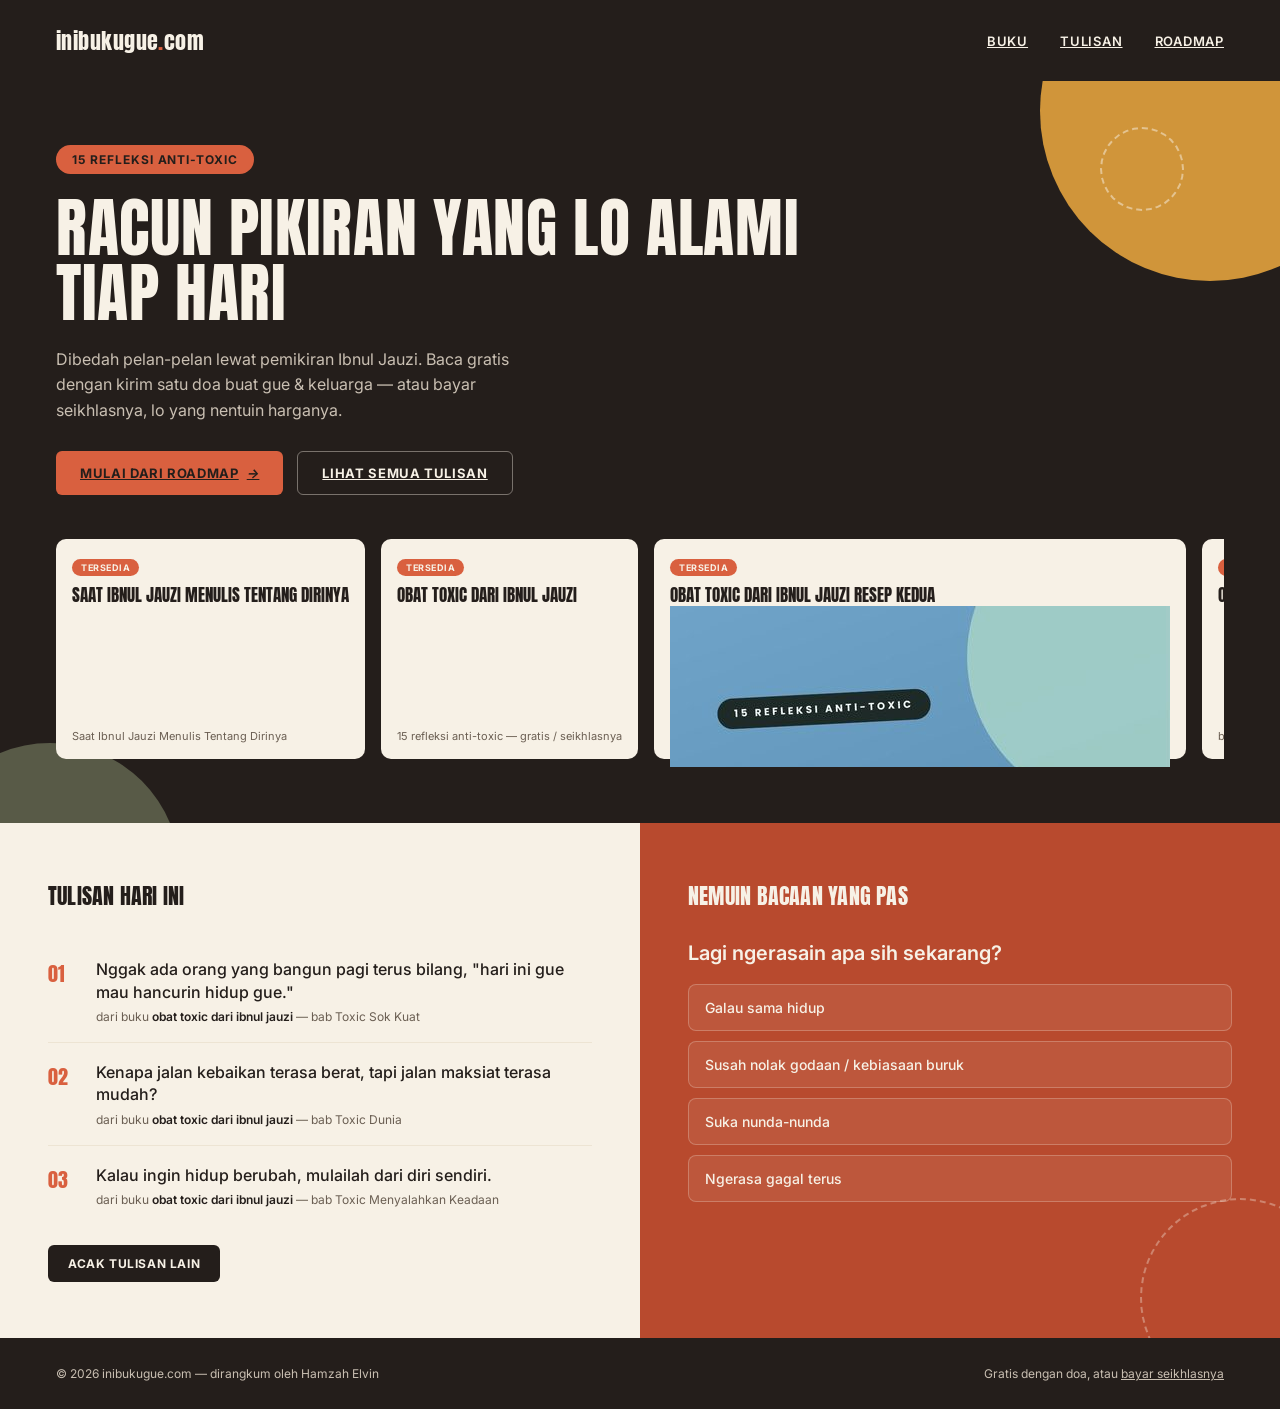
<file: index-1.html>
<!DOCTYPE html>
<html lang="id">
<head>
<meta charset="UTF-8">
<meta name="viewport" content="width=device-width, initial-scale=1.0">
<title>inibukugue.com — Buku untuk Setiap Bab Kehidupanmu</title>
<link rel="preconnect" href="https://fonts.googleapis.com">
<link rel="preconnect" href="https://fonts.gstatic.com" crossorigin>
<link href="https://fonts.googleapis.com/css2?family=Anton&family=Inter:ital,wght@0,400;0,500;0,600;0,700;1,500&display=swap" rel="stylesheet">
<style>
  :root {
    --charcoal: #241E1B;
    --charcoal-soft: #2F2622;
    --terracotta: #D9603F;
    --terracotta-deep: #B84A2E;
    --mustard: #E3A23D;
    --sage: #8B9574;
    --cream: #F7F1E6;
    --cream-dim: #EDE4D3;
    --ink: #241E1B;
    --muted: #6B5F53;
    --muted-on-dark: #C9BFB2;
  }
  * { box-sizing: border-box; margin: 0; padding: 0; }
  html { scroll-behavior: smooth; }
  body {
    font-family: 'Inter', sans-serif;
    background: var(--cream);
    color: var(--ink);
  }
  h1, h2, h3, .display {
    font-family: 'Anton', sans-serif;
    font-weight: 400;
    text-transform: uppercase;
    letter-spacing: 0.01em;
  }
  .eyebrow {
    font-size: 12px;
    font-weight: 600;
    text-transform: uppercase;
    letter-spacing: 0.1em;
  }
  a { color: inherit; }
  button { font-family: 'Inter', sans-serif; cursor: pointer; }

  /* ---------- NAV ---------- */
  .nav {
    display: flex;
    justify-content: space-between;
    align-items: center;
    padding: 24px 56px;
    background: var(--charcoal);
    color: var(--cream);
  }
  .nav .logo { font-family: 'Anton', sans-serif; font-size: 22px; letter-spacing: 0.02em; }
  .nav .logo span { color: var(--terracotta); }
  .nav .links { display: flex; gap: 32px; font-size: 13px; font-weight: 600; text-transform: uppercase; letter-spacing: 0.06em; }
  .nav .links a:hover { color: var(--terracotta); }

  /* ---------- HERO / TOP HALF ---------- */
  .hero {
    position: relative;
    background: var(--charcoal);
    color: var(--cream);
    padding: 64px 56px 56px;
    overflow: hidden;
    min-height: 46vh;
  }
  .hero-circle-1 {
    position: absolute; top: -140px; right: -100px;
    width: 340px; height: 340px; border-radius: 50%;
    background: var(--mustard); opacity: 0.9;
  }
  .hero-circle-2 {
    position: absolute; bottom: -180px; left: -80px;
    width: 260px; height: 260px; border-radius: 50%;
    background: var(--sage); opacity: 0.5;
  }
  .hero-circle-dash {
    position: absolute; top: 46px; right: 96px;
    width: 84px; height: 84px; border-radius: 50%;
    border: 2px dashed rgba(247,241,230,0.5);
  }
  .hero-inner { position: relative; z-index: 2; }
  .hero-tag {
    display: inline-block;
    background: var(--terracotta);
    color: var(--charcoal);
    font-size: 12px; font-weight: 700; text-transform: uppercase; letter-spacing: 0.08em;
    padding: 7px 16px; border-radius: 100px; margin-bottom: 22px;
  }
  .hero h1 {
    font-size: clamp(34px, 5.2vw, 64px);
    line-height: 1.02;
    max-width: 780px;
    margin-bottom: 20px;
  }
  .hero p.sub {
    font-size: 16px; line-height: 1.6; color: var(--muted-on-dark);
    max-width: 480px; margin-bottom: 28px;
  }
  .hero-actions { display: flex; gap: 14px; flex-wrap: wrap; margin-bottom: 44px; }
  .btn {
    font-size: 13px; font-weight: 700; text-transform: uppercase; letter-spacing: 0.05em;
    padding: 13px 24px; border-radius: 6px; border: none; display: inline-flex; align-items: center; gap: 8px;
  }
  .btn-primary { background: var(--terracotta); color: var(--charcoal); }
  .btn-primary:hover { background: var(--mustard); }
  .btn-ghost { background: transparent; color: var(--cream); border: 1.5px solid rgba(247,241,230,0.4); }
  .btn-ghost:hover { border-color: var(--cream); }

  .book-row {
    display: flex; gap: 16px; overflow-x: auto; padding-bottom: 8px;
  }
  .book-card {
    min-width: 168px; flex-shrink: 0;
    background: var(--cream);
    color: var(--ink);
    border-radius: 10px;
    padding: 16px;
    height: 220px;
    display: flex; flex-direction: column; justify-content: space-between;
  }
  .book-card.dim { opacity: 0.42; }
  .book-badge {
    display: inline-block;
    font-size: 9px; font-weight: 700; text-transform: uppercase; letter-spacing: 0.06em;
    padding: 3px 9px; border-radius: 100px; margin-bottom: 10px;
  }
  .book-badge.live { background: var(--terracotta); color: var(--cream); }
  .book-badge.soon { background: var(--cream-dim); color: var(--muted); }
  .book-title { font-family: 'Anton', sans-serif; font-size: 17px; line-height: 1.15; text-transform: uppercase; }
  .book-meta { font-size: 11px; color: var(--muted); }
  .book-more {
    min-width: 130px; flex-shrink: 0; height: 220px;
    display: flex; align-items: center; justify-content: center; text-align: center;
    color: var(--cream); font-size: 13px; font-weight: 600;
    border: 1.5px dashed rgba(247,241,230,0.4); border-radius: 10px;
  }

  /* ---------- BOTTOM HALF ---------- */
  .bottom {
    display: grid;
    grid-template-columns: 1fr 1fr;
    min-height: 54vh;
  }
  .panel { padding: 56px 48px; }
  .panel-left { background: var(--cream); }
  .panel-right { background: var(--terracotta-deep); color: var(--cream); position: relative; overflow: hidden; }
  .panel-right .dash-ring {
    position: absolute; bottom: -60px; right: -60px;
    width: 200px; height: 200px; border-radius: 50%;
    border: 2px dashed rgba(247,241,230,0.35);
  }
  .panel-head { display: flex; align-items: center; justify-content: space-between; margin-bottom: 28px; }
  .panel-head h2 { font-size: 22px; }
  .panel-right .panel-head h2 { color: var(--cream); }

  .quote-item { display: flex; gap: 16px; padding: 18px 0; border-bottom: 1px solid var(--cream-dim); }
  .quote-item:last-of-type { border-bottom: none; }
  .quote-num { font-family: 'Anton', sans-serif; font-size: 20px; color: var(--terracotta); min-width: 32px; }
  .quote-text { font-size: 16px; font-weight: 500; line-height: 1.4; margin-bottom: 6px; }
  .quote-src { font-size: 12px; color: var(--muted); }
  .quote-src b { color: var(--ink); font-weight: 600; }
  .shuffle-btn {
    margin-top: 20px;
    background: var(--charcoal); color: var(--cream);
    font-size: 12px; font-weight: 700; text-transform: uppercase; letter-spacing: 0.05em;
    padding: 11px 20px; border-radius: 6px; border: none;
  }
  .shuffle-btn:hover { background: var(--terracotta); }

  .q-box { position: relative; z-index: 2; }
  .q-title { font-size: 20px; font-weight: 600; margin-bottom: 18px; line-height: 1.3; }
  .q-opt {
    display: block; width: 100%; text-align: left;
    background: rgba(247,241,230,0.08);
    color: var(--cream);
    border: 1.5px solid rgba(247,241,230,0.25);
    border-radius: 8px;
    padding: 14px 16px;
    font-size: 14px; font-weight: 500;
    margin-bottom: 10px;
  }
  .q-opt:hover { background: rgba(247,241,230,0.18); border-color: var(--cream); }
  .q-back {
    background: none; border: none; color: var(--cream); opacity: 0.75;
    font-size: 12px; font-weight: 600; text-transform: uppercase; letter-spacing: 0.05em;
    margin-bottom: 18px; padding: 0;
  }
  .q-result {
    background: var(--charcoal);
    border-radius: 10px;
    padding: 22px;
  }
  .q-result-eyebrow { font-size: 11px; text-transform: uppercase; letter-spacing: 0.08em; color: var(--mustard); font-weight: 700; margin-bottom: 8px; }
  .q-result-title { font-family: 'Anton', sans-serif; font-size: 20px; text-transform: uppercase; margin-bottom: 10px; }
  .q-result-teaser { font-size: 14px; line-height: 1.5; color: var(--muted-on-dark); margin-bottom: 12px; }
  .q-result-src { font-size: 11px; color: var(--muted-on-dark); text-transform: uppercase; letter-spacing: 0.04em; }

  /* ---------- FOOTER ---------- */
  .footer {
    background: var(--charcoal); color: var(--muted-on-dark);
    padding: 28px 56px;
    display: flex; justify-content: space-between; align-items: center;
    font-size: 12px;
  }
  .footer a { text-decoration: underline; }

  @media (max-width: 860px) {
    .nav { padding: 18px 24px; }
    .nav .links { display: none; }
    .hero { padding: 44px 24px 40px; }
    .bottom { grid-template-columns: 1fr; }
    .panel { padding: 40px 24px; }
    .footer { flex-direction: column; gap: 8px; text-align: center; padding: 24px; }
  }
</style>
</head>
<body>

<nav class="nav">
  <div class="logo">inibukugue<span>.</span>com</div>
  <div class="links">
    <a href="#buku">buku</a>
    <a href="#tulisan">tulisan</a>
    <a href="#roadmap">roadmap</a>
  </div>
</nav>

<section class="hero" id="buku">
  <div class="hero-circle-1"></div>
  <div class="hero-circle-2"></div>
  <div class="hero-circle-dash"></div>
  <div class="hero-inner">
    <div class="hero-tag">15 refleksi anti-toxic</div>
    <h1>Racun pikiran yang lo alami tiap hari</h1>
    <p class="sub">Dibedah pelan-pelan lewat pemikiran Ibnul Jauzi. Baca gratis dengan kirim satu doa buat gue &amp; keluarga — atau bayar seikhlasnya, lo yang nentuin harganya.</p>
    <div class="hero-actions">
      <a class="btn btn-primary" href="#roadmap">Mulai dari roadmap <i>&rarr;</i></a>
      <a class="btn btn-ghost" href="#tulisan">Lihat semua tulisan</a>
    </div>
    <div class="book-row">
      
      <div class="book-card" data-href="book00.html">
        <div>
          <div class="book-badge live">tersedia</div>
          <div class="book-title">Saat Ibnul Jauzi Menulis Tentang Dirinya</div>
        </div>
        <div class="book-meta">Saat Ibnul Jauzi Menulis Tentang Dirinya</div>
      </div>

      <div class="book-card" data-href="book01.html">
        <div>
          <div class="book-badge live">tersedia</div>
          <div class="book-title">Obat Toxic dari Ibnul Jauzi</div>
        </div>
        <div class="book-meta">15 refleksi anti-toxic — gratis / seikhlasnya</div>
      </div>
      
      <div class="book-card" data-href="book02.html">
        <div>
          <div class="book-badge live">tersedia</div>
          <div class="book-title">Obat Toxic dari Ibnul Jauzi Resep kedua</div>
        </div>
        <img src="[data-uri]" alt="Sampul buku Obat Toxic dari Ibnul Jauzi — Resep Kedua">
        
        <div class="book-meta">buku ke-2</div>
      </div>
      
      <div class="book-card" data-href="book03.html">
        <div>
          <div class="book-badge live">tersedia</div>
          <div class="book-title">Obat Toxic dari Ibnul Jauzi Resep ketiga</div>
        </div>
        <div class="book-meta">buku ke-3</div>
      </div>

       <div class="book-card" data-href="book04.html">
        <div>
          <div class="book-badge live">tersedia</div>
          <div class="book-title">Nasehat Buat Gue</div>
        </div>
        <div class="book-meta">Nasehat Buat Gue</div>
      </div>

      

      
      <div class="book-card dim">
        <div>
          <div class="book-badge soon">segera terbit</div>
          <div class="book-title">Obat Insecure</div>
        </div>
        <div class="book-meta">buku ke-4</div>
      </div>
      <div class="book-more">lihat semua<br>buku &rarr;</div>
    </div>
  </div>
</section>

<div class="bottom">

  <div class="panel panel-left" id="tulisan">
    <div class="panel-head">
      <h2>Tulisan hari ini</h2>
    </div>
    <div id="quote-list"></div>
    <button class="shuffle-btn" onclick="shuffleQuotes()">Acak tulisan lain</button>
  </div>

  <div class="panel panel-right" id="roadmap">
    <div class="dash-ring"></div>
    <div class="panel-head">
      <h2>Nemuin bacaan yang pas</h2>
    </div>

    <div class="q-box" id="q-step1">
      <div class="q-title">Lagi ngerasain apa sih sekarang?</div>
      <button class="q-opt" onclick="goStep2('galau')">Galau sama hidup</button>
      <button class="q-opt" onclick="goStep2('nafsu')">Susah nolak godaan / kebiasaan buruk</button>
      <button class="q-opt" onclick="goStep2('nunda')">Suka nunda-nunda</button>
      <button class="q-opt" onclick="goStep2('gagal')">Ngerasa gagal terus</button>
    </div>

    <div class="q-box" id="q-step2" style="display:none;">
      <button class="q-back" onclick="goStep1()">&larr; balik</button>
      <div class="q-title" id="q2-title"></div>
      <div id="q2-options"></div>
    </div>

    <div class="q-box" id="q-step3" style="display:none;">
      <button class="q-back" onclick="goStep1()">&larr; mulai lagi</button>
      <div class="q-result">
        <div class="q-result-eyebrow">coba baca ini dulu</div>
        <div class="q-result-title" id="q3-chapter"></div>
        <div class="q-result-teaser" id="q3-teaser"></div>
        <div class="q-result-src">dari buku obat toxic dari ibnul jauzi</div>
      </div>
    </div>
  </div>

</div>

<footer class="footer">
  <div>&copy; 2026 inibukugue.com — dirangkum oleh Hamzah Elvin</div>
  <div>Gratis dengan doa, atau <a href="#">bayar seikhlasnya</a></div>
</footer>

<script>
  var allQuotes = [
    { text: "Nggak ada orang yang bangun pagi terus bilang, \"hari ini gue mau hancurin hidup gue.\"", chapter: "Toxic Sok Kuat" },
    { text: "Kenapa jalan kebaikan terasa berat, tapi jalan maksiat terasa mudah?", chapter: "Toxic Dunia" },
    { text: "Kalau ingin hidup berubah, mulailah dari diri sendiri.", chapter: "Toxic Menyalahkan Keadaan" },
    { text: "Jangan nilai sebuah pilihan dari awalnya. Nilailah dari akhirnya.", chapter: "Toxic Kenikmatan Instan" },
    { text: "\"Nanti\" sering kali tidak pernah benar-benar datang.", chapter: "Toxic Nanti Aja" },
    { text: "Hidup tidak berubah oleh satu malam yang penuh motivasi.", chapter: "Toxic Motivasi Sesaat" },
    { text: "Bukan kekurangan waktu. Tapi kebocoran waktu, sedikit demi sedikit.", chapter: "Toxic Waktu Bocor" },
    { text: "Hati yang sehat tidak merasa terancam oleh keberhasilan orang lain.", chapter: "Toxic FOMO" },
    { text: "Manusia jarang jatuh saat tidak tahu. Sering kali jatuh justru ketika merasa dirinya kuat.", chapter: "Toxic Nafsu" },
    { text: "Kemuliaan bukan soal sedikit yang dimiliki, tapi seberapa banyak manfaat yang bisa diberikan.", chapter: "Toxic Miskin Mental" }
  ];

  function renderQuotes(list) {
    var wrap = document.getElementById('quote-list');
    wrap.innerHTML = '';
    list.forEach(function(q, i) {
      var num = String(i + 1).padStart(2, '0');
      var el = document.createElement('div');
      el.className = 'quote-item';
      el.innerHTML = '<div class="quote-num">' + num + '</div><div><div class="quote-text">' + q.text + '</div><div class="quote-src">dari buku <b>obat toxic dari ibnul jauzi</b> — bab ' + q.chapter + '</div></div>';
      wrap.appendChild(el);
    });
  }

  function shuffleQuotes() {
    var shuffled = allQuotes.slice().sort(function() { return Math.random() - 0.5; });
    renderQuotes(shuffled.slice(0, 3));
  }

  renderQuotes(allQuotes.slice(0, 3));

  var qData = {
    galau: {
      title: "Galau soal apa tepatnya?",
      options: [
        { label: "Iri liat hidup orang lain", chapter: "Toxic FOMO", teaser: "Rasa itu manusiawi, masalahnya kalau sudah menguasai hati." },
        { label: "Ngerasa hidup ini nggak adil", chapter: "Toxic Mental Korban", teaser: "Mental korban bikin nunggu dunia berubah, bukan mulai berubah." },
        { label: "Kepikiran hal yang nggak ada jawabannya", chapter: "Toxic Overthinking", teaser: "Nggak semua pertanyaan harus dijawab hari ini." }
      ]
    },
    nafsu: {
      title: "Susahnya di bagian mana?",
      options: [
        { label: "Kalau udah deket godaan, susah mundur", chapter: "Toxic Sok Kuat", teaser: "Keselamatan bukan soal kuat lawan godaan, tapi soal jarak." },
        { label: "Tau ini salah, tapi tetap dilakuin", chapter: "Toxic Nafsu", teaser: "Masalahnya bukan kurang ilmu, tapi kalah sama nafsu sendiri." },
        { label: "Kepancing sama kesenangan instan", chapter: "Toxic Kenikmatan Instan", teaser: "Nilai sebuah pilihan dari akhirnya, bukan dari awalnya." }
      ]
    },
    nunda: {
      title: "Nundanya soal apa?",
      options: [
        { label: "Nunda mulai kebiasaan baik", chapter: "Toxic Nanti Aja", teaser: "\"Nanti\" sering kali tidak pernah benar-benar datang." },
        { label: "Nunda buat berubah / taubat", chapter: "Toxic Menunda Taubat", teaser: "Yang habis bukan alasan, yang habis adalah umur." },
        { label: "Waktu abis buat scroll doang", chapter: "Toxic Waktu Bocor", teaser: "Bukan kekurangan waktu, tapi kebocoran waktu sedikit demi sedikit." }
      ]
    },
    gagal: {
      title: "Gagalnya kerasa gimana?",
      options: [
        { label: "Ngerasa semua salah keadaan", chapter: "Toxic Menyalahkan Keadaan", teaser: "Kalau ingin hidup berubah, mulai dari diri sendiri." },
        { label: "Insecure, haus validasi orang", chapter: "Toxic Haus Pengakuan", teaser: "Hati yang bahagia jika dipuji, akan hancur ketika dicela." },
        { label: "Minder, ngerasa nggak berdaya", chapter: "Toxic Miskin Mental", teaser: "Kemuliaan bukan soal sedikit yang dimiliki, tapi manfaat yang dikasih." }
      ]
    }
  };

  function showStep(step) {
    document.getElementById('q-step1').style.display = step === 1 ? 'block' : 'none';
    document.getElementById('q-step2').style.display = step === 2 ? 'block' : 'none';
    document.getElementById('q-step3').style.display = step === 3 ? 'block' : 'none';
  }

  function goStep1() { showStep(1); }

  function goStep2(key) {
    var d = qData[key];
    document.getElementById('q2-title').textContent = d.title;
    var wrap = document.getElementById('q2-options');
    wrap.innerHTML = '';
    d.options.forEach(function(opt) {
      var btn = document.createElement('button');
      btn.className = 'q-opt';
      btn.textContent = opt.label;
      btn.onclick = function() { goStep3(opt); };
      wrap.appendChild(btn);
    });
    showStep(2);
  }

  function goStep3(opt) {
    document.getElementById('q3-chapter').textContent = opt.chapter;
    document.getElementById('q3-teaser').textContent = opt.teaser;
    showStep(3);
  }
</script>


  <script>
  document.querySelectorAll('.book-card[data-href]').forEach(card => {
    card.style.cursor = 'pointer';
    card.addEventListener('click', () => {
      window.location.href = card.dataset.href;
    });
  });
</script>

  
</body>
</html>
</file>
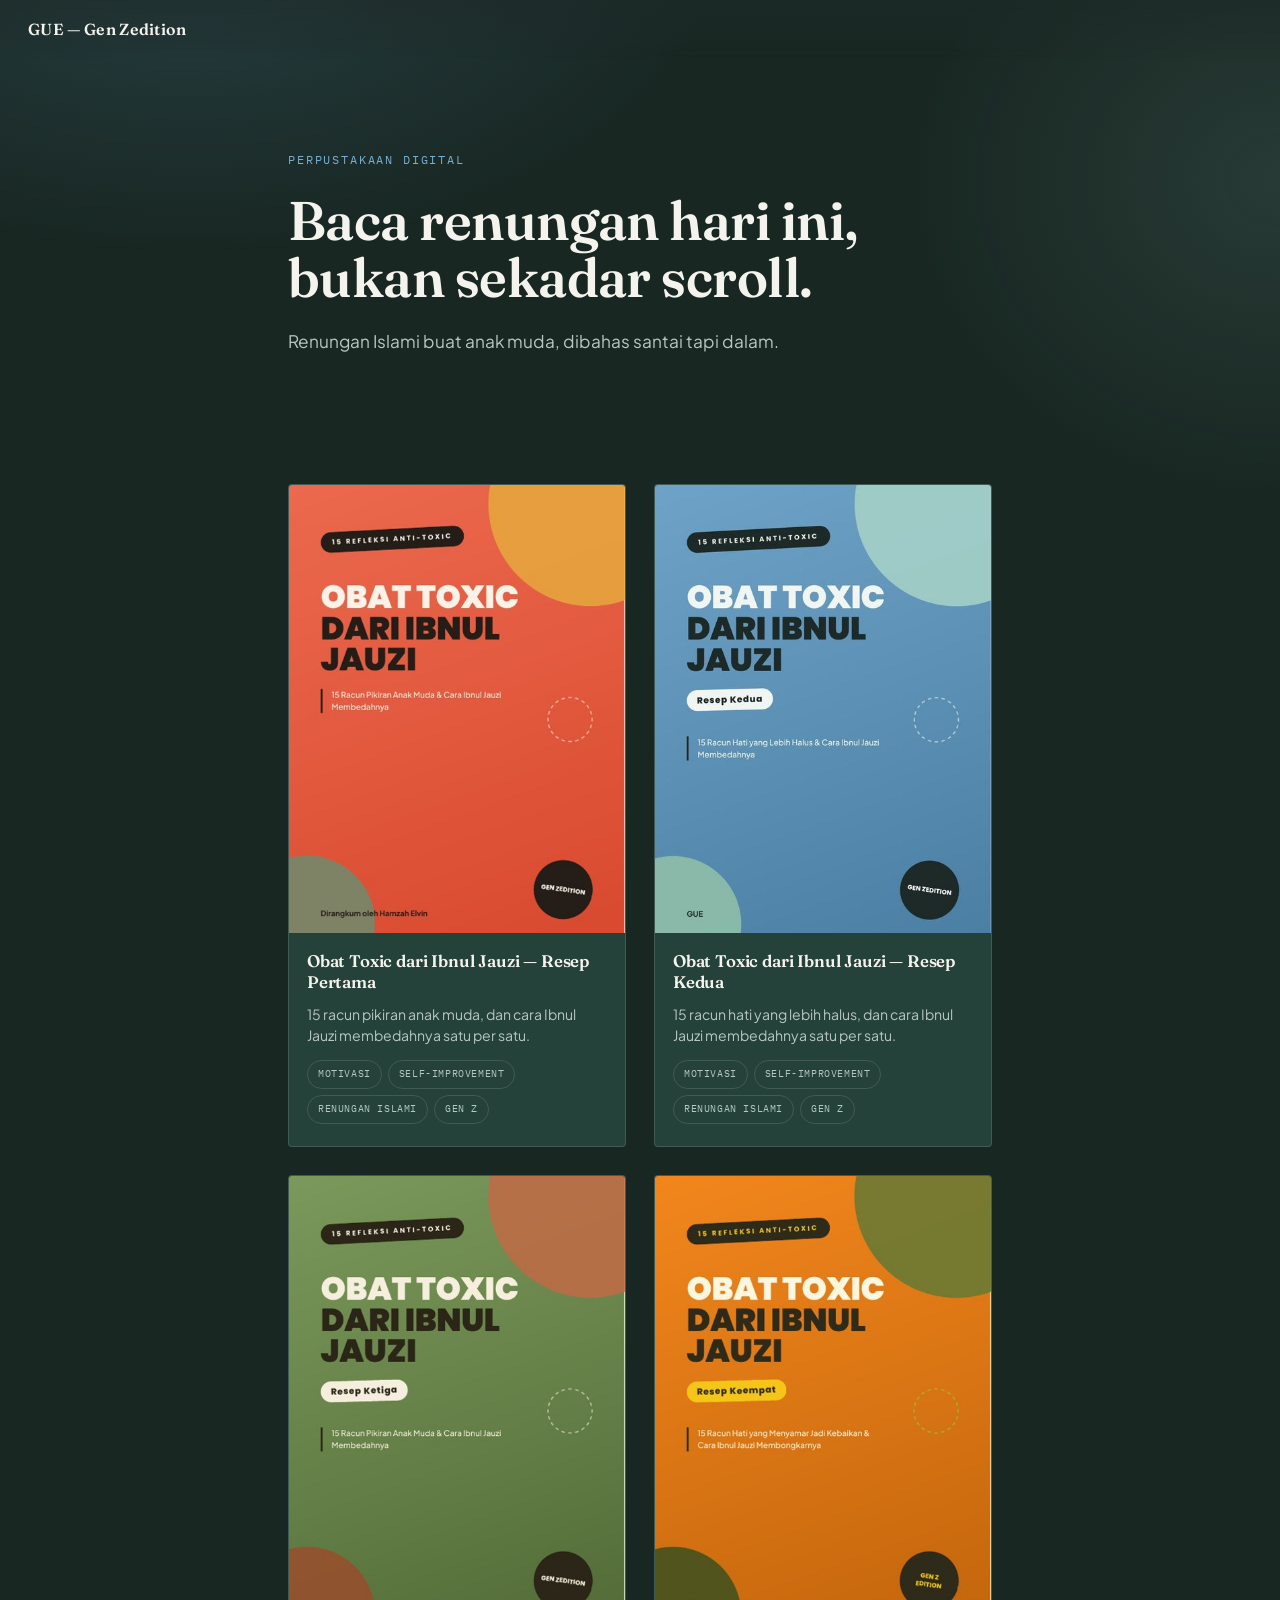
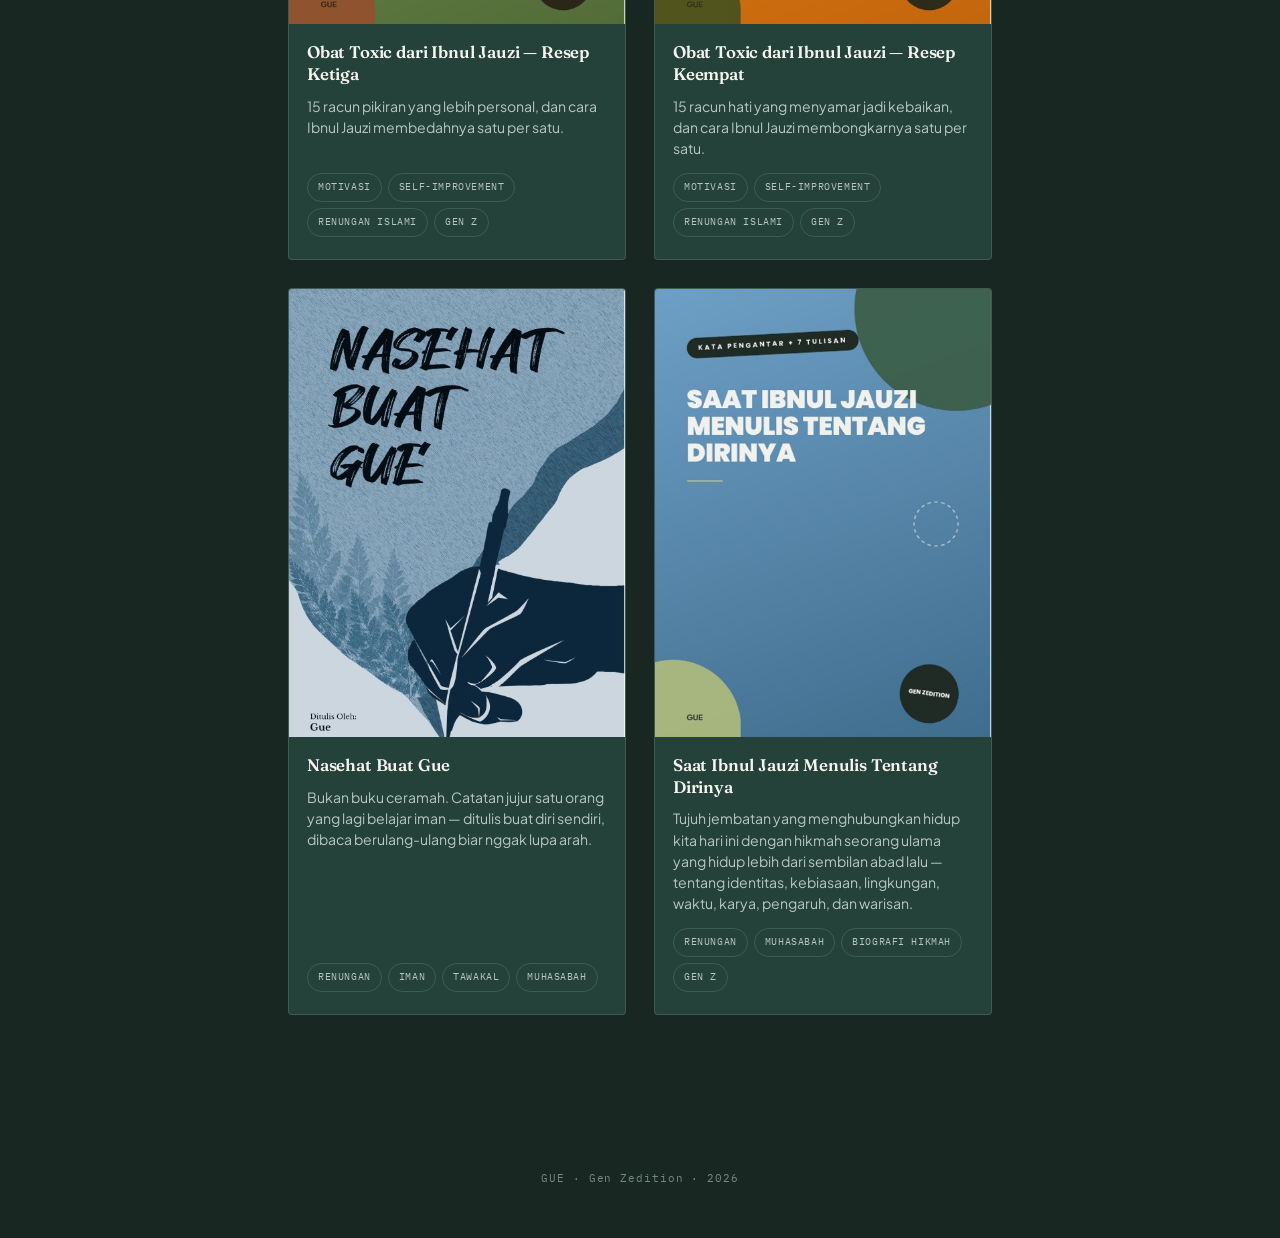
<file: index1.html>
<!DOCTYPE html>
<html lang="id">
<head>
<meta charset="UTF-8">
<meta name="viewport" content="width=device-width, initial-scale=1.0">
<title>GUE — Gen Zedition | Perpustakaan Digital</title>
<meta name="description" content="Kumpulan renungan Islami buat anak muda, dibahas santai tapi dalam — baca langsung di browser.">
<meta property="og:title" content="GUE — Gen Zedition | Perpustakaan Digital">
<meta property="og:description" content="Kumpulan renungan Islami buat anak muda, dibahas santai tapi dalam.">
<meta property="og:type" content="website">
<link rel="canonical" href="index.html">
<link rel="preconnect" href="https://fonts.googleapis.com">
<link rel="preconnect" href="https://fonts.gstatic.com" crossorigin>
<link href="https://fonts.googleapis.com/css2?family=Fraunces:ital,opsz,wght@0,9..144,300;0,9..144,450;0,9..144,600;0,9..144,700;1,9..144,450;1,9..144,600&family=Plus+Jakarta+Sans:ital,wght@0,400;0,500;0,600;0,700;1,400&family=IBM+Plex+Mono:wght@400;500&display=swap" rel="stylesheet">
<link rel="stylesheet" href="css/theme.css">
<link rel="stylesheet" href="css/landing.css">
</head>
<body>

<div class="topbar">
  <div class="brand" id="siteBrand">GUE</div>
</div>

<section class="landing-hero">
  <span class="label">Perpustakaan Digital</span>
  <h1>Baca renungan hari ini,<br>bukan sekadar scroll.</h1>
  <p id="landingTagline"></p>
</section>

<div class="book-grid" id="bookGrid"></div>
<p class="landing-empty" id="bookGridEmpty" style="display:none;">Belum ada buku yang tersedia.</p>

<footer>GUE · Gen Zedition · 2026</footer>

<script src="js/catalog.js"></script>

</body>
</html>
</file>
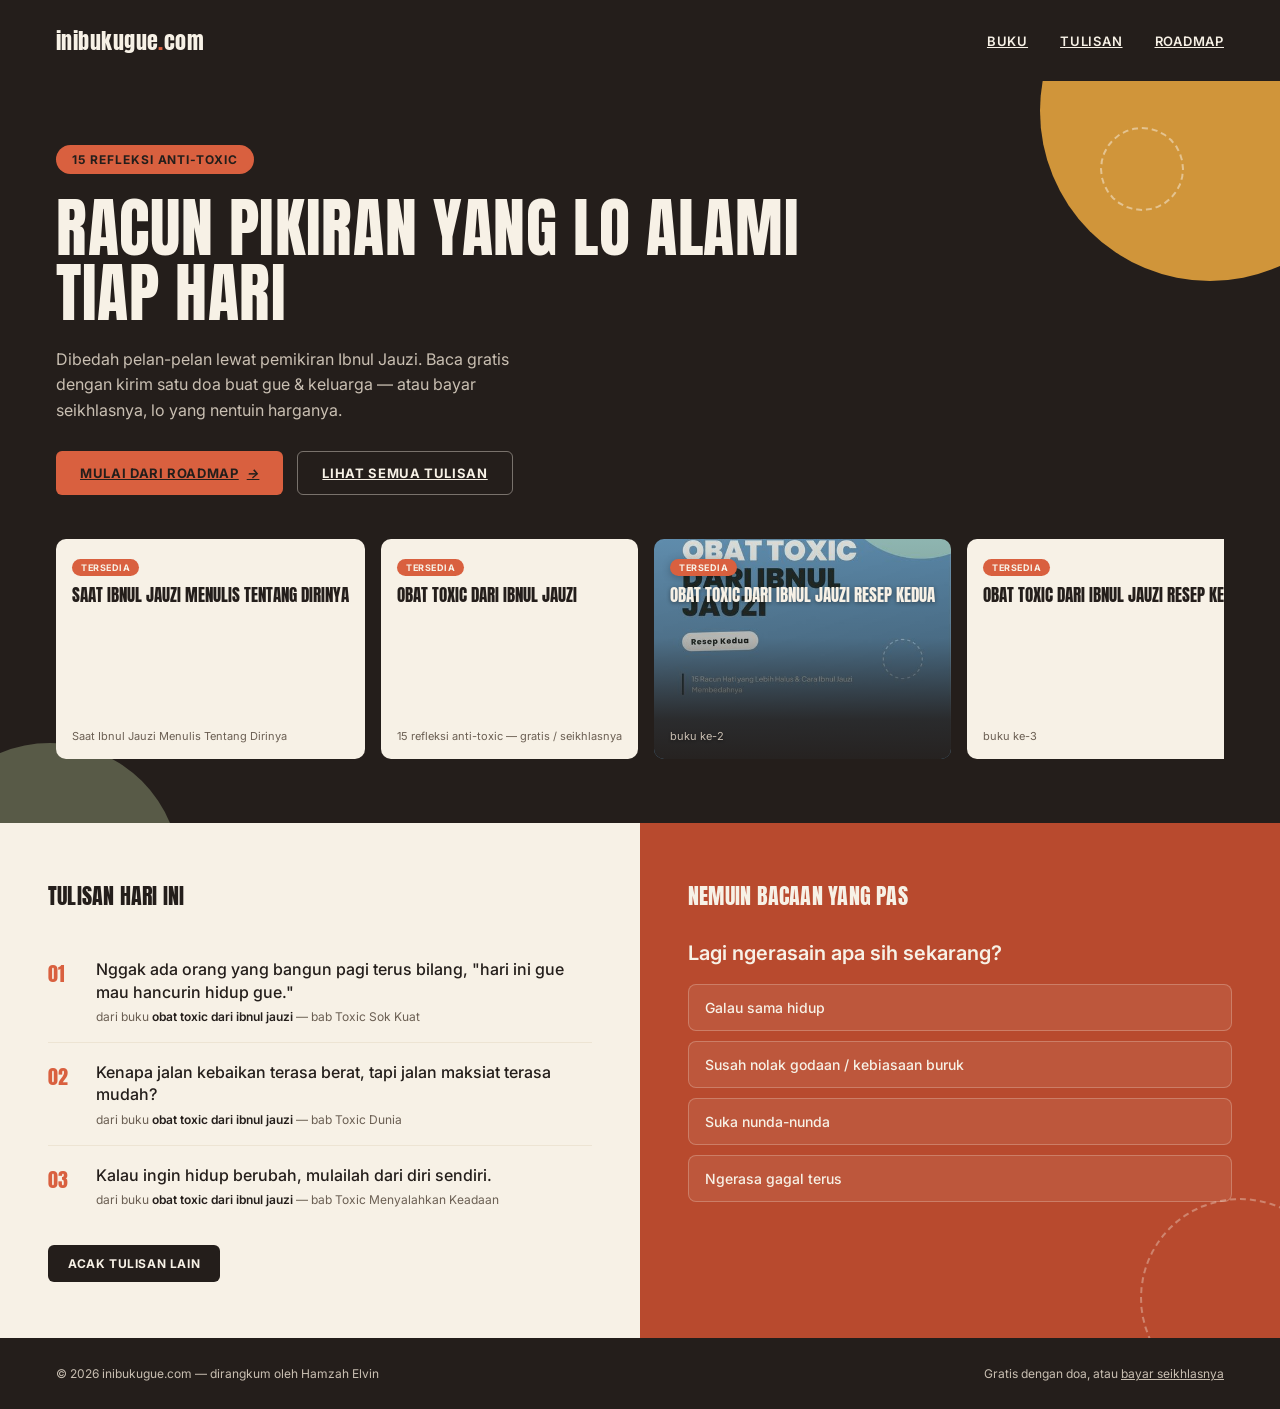
<file: old/index (11).html>
<!DOCTYPE html>
<html lang="id">
<head>
<meta charset="UTF-8">
<meta name="viewport" content="width=device-width, initial-scale=1.0">
<title>inibukugue.com — Buku untuk Setiap Bab Kehidupanmu</title>
<link rel="preconnect" href="https://fonts.googleapis.com">
<link rel="preconnect" href="https://fonts.gstatic.com" crossorigin>
<link href="https://fonts.googleapis.com/css2?family=Anton&family=Inter:ital,wght@0,400;0,500;0,600;0,700;1,500&display=swap" rel="stylesheet">
<style>
  :root {
    --charcoal: #241E1B;
    --charcoal-soft: #2F2622;
    --terracotta: #D9603F;
    --terracotta-deep: #B84A2E;
    --mustard: #E3A23D;
    --sage: #8B9574;
    --cream: #F7F1E6;
    --cream-dim: #EDE4D3;
    --ink: #241E1B;
    --muted: #6B5F53;
    --muted-on-dark: #C9BFB2;
  }
  * { box-sizing: border-box; margin: 0; padding: 0; }
  html { scroll-behavior: smooth; }
  body {
    font-family: 'Inter', sans-serif;
    background: var(--cream);
    color: var(--ink);
  }
  h1, h2, h3, .display {
    font-family: 'Anton', sans-serif;
    font-weight: 400;
    text-transform: uppercase;
    letter-spacing: 0.01em;
  }
  .eyebrow {
    font-size: 12px;
    font-weight: 600;
    text-transform: uppercase;
    letter-spacing: 0.1em;
  }
  a { color: inherit; }
  button { font-family: 'Inter', sans-serif; cursor: pointer; }

  /* ---------- NAV ---------- */
  .nav {
    display: flex;
    justify-content: space-between;
    align-items: center;
    padding: 24px 56px;
    background: var(--charcoal);
    color: var(--cream);
  }
  .nav .logo { font-family: 'Anton', sans-serif; font-size: 22px; letter-spacing: 0.02em; }
  .nav .logo span { color: var(--terracotta); }
  .nav .links { display: flex; gap: 32px; font-size: 13px; font-weight: 600; text-transform: uppercase; letter-spacing: 0.06em; }
  .nav .links a:hover { color: var(--terracotta); }

  /* ---------- HERO / TOP HALF ---------- */
  .hero {
    position: relative;
    background: var(--charcoal);
    color: var(--cream);
    padding: 64px 56px 56px;
    overflow: hidden;
    min-height: 46vh;
  }
  .hero-circle-1 {
    position: absolute; top: -140px; right: -100px;
    width: 340px; height: 340px; border-radius: 50%;
    background: var(--mustard); opacity: 0.9;
  }
  .hero-circle-2 {
    position: absolute; bottom: -180px; left: -80px;
    width: 260px; height: 260px; border-radius: 50%;
    background: var(--sage); opacity: 0.5;
  }
  .hero-circle-dash {
    position: absolute; top: 46px; right: 96px;
    width: 84px; height: 84px; border-radius: 50%;
    border: 2px dashed rgba(247,241,230,0.5);
  }
  .hero-inner { position: relative; z-index: 2; }
  .hero-tag {
    display: inline-block;
    background: var(--terracotta);
    color: var(--charcoal);
    font-size: 12px; font-weight: 700; text-transform: uppercase; letter-spacing: 0.08em;
    padding: 7px 16px; border-radius: 100px; margin-bottom: 22px;
  }
  .hero h1 {
    font-size: clamp(34px, 5.2vw, 64px);
    line-height: 1.02;
    max-width: 780px;
    margin-bottom: 20px;
  }
  .hero p.sub {
    font-size: 16px; line-height: 1.6; color: var(--muted-on-dark);
    max-width: 480px; margin-bottom: 28px;
  }
  .hero-actions { display: flex; gap: 14px; flex-wrap: wrap; margin-bottom: 44px; }
  .btn {
    font-size: 13px; font-weight: 700; text-transform: uppercase; letter-spacing: 0.05em;
    padding: 13px 24px; border-radius: 6px; border: none; display: inline-flex; align-items: center; gap: 8px;
  }
  .btn-primary { background: var(--terracotta); color: var(--charcoal); }
  .btn-primary:hover { background: var(--mustard); }
  .btn-ghost { background: transparent; color: var(--cream); border: 1.5px solid rgba(247,241,230,0.4); }
  .btn-ghost:hover { border-color: var(--cream); }

  .book-row {
    display: flex; gap: 16px; overflow-x: auto; padding-bottom: 8px;
  }
  .book-card {
    min-width: 168px; flex-shrink: 0;
    background: var(--cream);
    color: var(--ink);
    border-radius: 10px;
    padding: 16px;
    height: 220px;
    display: flex; flex-direction: column; justify-content: space-between;
  }
  .book-card.dim { opacity: 0.42; }
  .book-badge {
    display: inline-block;
    font-size: 9px; font-weight: 700; text-transform: uppercase; letter-spacing: 0.06em;
    padding: 3px 9px; border-radius: 100px; margin-bottom: 10px;
  }
  .book-badge.live { background: var(--terracotta); color: var(--cream); }
  .book-badge.soon { background: var(--cream-dim); color: var(--muted); }
  .book-title { font-family: 'Anton', sans-serif; font-size: 17px; line-height: 1.15; text-transform: uppercase; }
  .book-meta { font-size: 11px; color: var(--muted); }
  .book-more {
    min-width: 130px; flex-shrink: 0; height: 220px;
    display: flex; align-items: center; justify-content: center; text-align: center;
    color: var(--cream); font-size: 13px; font-weight: 600;
    border: 1.5px dashed rgba(247,241,230,0.4); border-radius: 10px;
  }

  /* ---------- book card with cover image ---------- */
  .book-card.has-cover {
    position: relative;
    background-size: cover;
    background-position: center;
    background-repeat: no-repeat;
    color: var(--cream);
    overflow: hidden;
  }
  .book-card.has-cover::before {
    content: "";
    position: absolute;
    inset: 0;
    background: linear-gradient(180deg,
      rgba(36,30,27,0.12) 0%,
      rgba(36,30,27,0.30) 45%,
      rgba(36,30,27,0.88) 82%,
      rgba(36,30,27,0.96) 100%);
  }
  .book-card.has-cover > * { position: relative; z-index: 1; }
  .book-card.has-cover .book-badge.live {
    box-shadow: 0 2px 8px rgba(0,0,0,0.25);
  }
  .book-card.has-cover .book-title {
    color: var(--cream);
    text-shadow: 0 1px 4px rgba(0,0,0,0.45);
  }
  .book-card.has-cover .book-meta {
    color: var(--muted-on-dark);
    text-shadow: 0 1px 3px rgba(0,0,0,0.4);
  }

  /* ---------- BOTTOM HALF ---------- */
  .bottom {
    display: grid;
    grid-template-columns: 1fr 1fr;
    min-height: 54vh;
  }
  .panel { padding: 56px 48px; }
  .panel-left { background: var(--cream); }
  .panel-right { background: var(--terracotta-deep); color: var(--cream); position: relative; overflow: hidden; }
  .panel-right .dash-ring {
    position: absolute; bottom: -60px; right: -60px;
    width: 200px; height: 200px; border-radius: 50%;
    border: 2px dashed rgba(247,241,230,0.35);
  }
  .panel-head { display: flex; align-items: center; justify-content: space-between; margin-bottom: 28px; }
  .panel-head h2 { font-size: 22px; }
  .panel-right .panel-head h2 { color: var(--cream); }

  .quote-item { display: flex; gap: 16px; padding: 18px 0; border-bottom: 1px solid var(--cream-dim); }
  .quote-item:last-of-type { border-bottom: none; }
  .quote-num { font-family: 'Anton', sans-serif; font-size: 20px; color: var(--terracotta); min-width: 32px; }
  .quote-text { font-size: 16px; font-weight: 500; line-height: 1.4; margin-bottom: 6px; }
  .quote-src { font-size: 12px; color: var(--muted); }
  .quote-src b { color: var(--ink); font-weight: 600; }
  .shuffle-btn {
    margin-top: 20px;
    background: var(--charcoal); color: var(--cream);
    font-size: 12px; font-weight: 700; text-transform: uppercase; letter-spacing: 0.05em;
    padding: 11px 20px; border-radius: 6px; border: none;
  }
  .shuffle-btn:hover { background: var(--terracotta); }

  .q-box { position: relative; z-index: 2; }
  .q-title { font-size: 20px; font-weight: 600; margin-bottom: 18px; line-height: 1.3; }
  .q-opt {
    display: block; width: 100%; text-align: left;
    background: rgba(247,241,230,0.08);
    color: var(--cream);
    border: 1.5px solid rgba(247,241,230,0.25);
    border-radius: 8px;
    padding: 14px 16px;
    font-size: 14px; font-weight: 500;
    margin-bottom: 10px;
  }
  .q-opt:hover { background: rgba(247,241,230,0.18); border-color: var(--cream); }
  .q-back {
    background: none; border: none; color: var(--cream); opacity: 0.75;
    font-size: 12px; font-weight: 600; text-transform: uppercase; letter-spacing: 0.05em;
    margin-bottom: 18px; padding: 0;
  }
  .q-result {
    background: var(--charcoal);
    border-radius: 10px;
    padding: 22px;
  }
  .q-result-eyebrow { font-size: 11px; text-transform: uppercase; letter-spacing: 0.08em; color: var(--mustard); font-weight: 700; margin-bottom: 8px; }
  .q-result-title { font-family: 'Anton', sans-serif; font-size: 20px; text-transform: uppercase; margin-bottom: 10px; }
  .q-result-teaser { font-size: 14px; line-height: 1.5; color: var(--muted-on-dark); margin-bottom: 12px; }
  .q-result-src { font-size: 11px; color: var(--muted-on-dark); text-transform: uppercase; letter-spacing: 0.04em; }

  /* ---------- FOOTER ---------- */
  .footer {
    background: var(--charcoal); color: var(--muted-on-dark);
    padding: 28px 56px;
    display: flex; justify-content: space-between; align-items: center;
    font-size: 12px;
  }
  .footer a { text-decoration: underline; }

  @media (max-width: 860px) {
    .nav { padding: 18px 24px; }
    .nav .links { display: none; }
    .hero { padding: 44px 24px 40px; }
    .bottom { grid-template-columns: 1fr; }
    .panel { padding: 40px 24px; }
    .footer { flex-direction: column; gap: 8px; text-align: center; padding: 24px; }
  }
</style>
</head>
<body>

<nav class="nav">
  <div class="logo">inibukugue<span>.</span>com</div>
  <div class="links">
    <a href="#buku">buku</a>
    <a href="#tulisan">tulisan</a>
    <a href="#roadmap">roadmap</a>
  </div>
</nav>

<section class="hero" id="buku">
  <div class="hero-circle-1"></div>
  <div class="hero-circle-2"></div>
  <div class="hero-circle-dash"></div>
  <div class="hero-inner">
    <div class="hero-tag">15 refleksi anti-toxic</div>
    <h1>Racun pikiran yang lo alami tiap hari</h1>
    <p class="sub">Dibedah pelan-pelan lewat pemikiran Ibnul Jauzi. Baca gratis dengan kirim satu doa buat gue &amp; keluarga — atau bayar seikhlasnya, lo yang nentuin harganya.</p>
    <div class="hero-actions">
      <a class="btn btn-primary" href="#roadmap">Mulai dari roadmap <i>&rarr;</i></a>
      <a class="btn btn-ghost" href="#tulisan">Lihat semua tulisan</a>
    </div>
    <div class="book-row">

      <div class="book-card" data-href="book00.html">
        <div>
          <div class="book-badge live">tersedia</div>
          <div class="book-title">Saat Ibnul Jauzi Menulis Tentang Dirinya</div>
        </div>
        <div class="book-meta">Saat Ibnul Jauzi Menulis Tentang Dirinya</div>
      </div>

      <div class="book-card" data-href="book01.html">
        <div>
          <div class="book-badge live">tersedia</div>
          <div class="book-title">Obat Toxic dari Ibnul Jauzi</div>
        </div>
        <div class="book-meta">15 refleksi anti-toxic — gratis / seikhlasnya</div>
      </div>

      <div class="book-card has-cover" data-href="book02.html" style="background-image:url('[data-uri]')">
        <div>
          <div class="book-badge live">tersedia</div>
          <div class="book-title">Obat Toxic dari Ibnul Jauzi Resep kedua</div>
        </div>
        <div class="book-meta">buku ke-2</div>
      </div>

      <div class="book-card" data-href="book03.html">
        <div>
          <div class="book-badge live">tersedia</div>
          <div class="book-title">Obat Toxic dari Ibnul Jauzi Resep ketiga</div>
        </div>
        <div class="book-meta">buku ke-3</div>
      </div>

       <div class="book-card" data-href="book04.html">
        <div>
          <div class="book-badge live">tersedia</div>
          <div class="book-title">Nasehat Buat Gue</div>
        </div>
        <div class="book-meta">Nasehat Buat Gue</div>
      </div>

      <div class="book-card dim">
        <div>
          <div class="book-badge soon">segera terbit</div>
          <div class="book-title">Obat Insecure</div>
        </div>
        <div class="book-meta">buku ke-4</div>
      </div>
      <div class="book-more">lihat semua<br>buku &rarr;</div>
    </div>
  </div>
</section>

<div class="bottom">

  <div class="panel panel-left" id="tulisan">
    <div class="panel-head">
      <h2>Tulisan hari ini</h2>
    </div>
    <div id="quote-list"></div>
    <button class="shuffle-btn" onclick="shuffleQuotes()">Acak tulisan lain</button>
  </div>

  <div class="panel panel-right" id="roadmap">
    <div class="dash-ring"></div>
    <div class="panel-head">
      <h2>Nemuin bacaan yang pas</h2>
    </div>

    <div class="q-box" id="q-step1">
      <div class="q-title">Lagi ngerasain apa sih sekarang?</div>
      <button class="q-opt" onclick="goStep2('galau')">Galau sama hidup</button>
      <button class="q-opt" onclick="goStep2('nafsu')">Susah nolak godaan / kebiasaan buruk</button>
      <button class="q-opt" onclick="goStep2('nunda')">Suka nunda-nunda</button>
      <button class="q-opt" onclick="goStep2('gagal')">Ngerasa gagal terus</button>
    </div>

    <div class="q-box" id="q-step2" style="display:none;">
      <button class="q-back" onclick="goStep1()">&larr; balik</button>
      <div class="q-title" id="q2-title"></div>
      <div id="q2-options"></div>
    </div>

    <div class="q-box" id="q-step3" style="display:none;">
      <button class="q-back" onclick="goStep1()">&larr; mulai lagi</button>
      <div class="q-result">
        <div class="q-result-eyebrow">coba baca ini dulu</div>
        <div class="q-result-title" id="q3-chapter"></div>
        <div class="q-result-teaser" id="q3-teaser"></div>
        <div class="q-result-src">dari buku obat toxic dari ibnul jauzi</div>
      </div>
    </div>
  </div>

</div>

<footer class="footer">
  <div>&copy; 2026 inibukugue.com — dirangkum oleh Hamzah Elvin</div>
  <div>Gratis dengan doa, atau <a href="#">bayar seikhlasnya</a></div>
</footer>

<script>
  var allQuotes = [
    { text: "Nggak ada orang yang bangun pagi terus bilang, \"hari ini gue mau hancurin hidup gue.\"", chapter: "Toxic Sok Kuat" },
    { text: "Kenapa jalan kebaikan terasa berat, tapi jalan maksiat terasa mudah?", chapter: "Toxic Dunia" },
    { text: "Kalau ingin hidup berubah, mulailah dari diri sendiri.", chapter: "Toxic Menyalahkan Keadaan" },
    { text: "Jangan nilai sebuah pilihan dari awalnya. Nilailah dari akhirnya.", chapter: "Toxic Kenikmatan Instan" },
    { text: "\"Nanti\" sering kali tidak pernah benar-benar datang.", chapter: "Toxic Nanti Aja" },
    { text: "Hidup tidak berubah oleh satu malam yang penuh motivasi.", chapter: "Toxic Motivasi Sesaat" },
    { text: "Bukan kekurangan waktu. Tapi kebocoran waktu, sedikit demi sedikit.", chapter: "Toxic Waktu Bocor" },
    { text: "Hati yang sehat tidak merasa terancam oleh keberhasilan orang lain.", chapter: "Toxic FOMO" },
    { text: "Manusia jarang jatuh saat tidak tahu. Sering kali jatuh justru ketika merasa dirinya kuat.", chapter: "Toxic Nafsu" },
    { text: "Kemuliaan bukan soal sedikit yang dimiliki, tapi seberapa banyak manfaat yang bisa diberikan.", chapter: "Toxic Miskin Mental" }
  ];

  function renderQuotes(list) {
    var wrap = document.getElementById('quote-list');
    wrap.innerHTML = '';
    list.forEach(function(q, i) {
      var num = String(i + 1).padStart(2, '0');
      var el = document.createElement('div');
      el.className = 'quote-item';
      el.innerHTML = '<div class="quote-num">' + num + '</div><div><div class="quote-text">' + q.text + '</div><div class="quote-src">dari buku <b>obat toxic dari ibnul jauzi</b> — bab ' + q.chapter + '</div></div>';
      wrap.appendChild(el);
    });
  }

  function shuffleQuotes() {
    var shuffled = allQuotes.slice().sort(function() { return Math.random() - 0.5; });
    renderQuotes(shuffled.slice(0, 3));
  }

  renderQuotes(allQuotes.slice(0, 3));

  var qData = {
    galau: {
      title: "Galau soal apa tepatnya?",
      options: [
        { label: "Iri liat hidup orang lain", chapter: "Toxic FOMO", teaser: "Rasa itu manusiawi, masalahnya kalau sudah menguasai hati." },
        { label: "Ngerasa hidup ini nggak adil", chapter: "Toxic Mental Korban", teaser: "Mental korban bikin nunggu dunia berubah, bukan mulai berubah." },
        { label: "Kepikiran hal yang nggak ada jawabannya", chapter: "Toxic Overthinking", teaser: "Nggak semua pertanyaan harus dijawab hari ini." }
      ]
    },
    nafsu: {
      title: "Susahnya di bagian mana?",
      options: [
        { label: "Kalau udah deket godaan, susah mundur", chapter: "Toxic Sok Kuat", teaser: "Keselamatan bukan soal kuat lawan godaan, tapi soal jarak." },
        { label: "Tau ini salah, tapi tetap dilakuin", chapter: "Toxic Nafsu", teaser: "Masalahnya bukan kurang ilmu, tapi kalah sama nafsu sendiri." },
        { label: "Kepancing sama kesenangan instan", chapter: "Toxic Kenikmatan Instan", teaser: "Nilai sebuah pilihan dari akhirnya, bukan dari awalnya." }
      ]
    },
    nunda: {
      title: "Nundanya soal apa?",
      options: [
        { label: "Nunda mulai kebiasaan baik", chapter: "Toxic Nanti Aja", teaser: "\"Nanti\" sering kali tidak pernah benar-benar datang." },
        { label: "Nunda buat berubah / taubat", chapter: "Toxic Menunda Taubat", teaser: "Yang habis bukan alasan, yang habis adalah umur." },
        { label: "Waktu abis buat scroll doang", chapter: "Toxic Waktu Bocor", teaser: "Bukan kekurangan waktu, tapi kebocoran waktu sedikit demi sedikit." }
      ]
    },
    gagal: {
      title: "Gagalnya kerasa gimana?",
      options: [
        { label: "Ngerasa semua salah keadaan", chapter: "Toxic Menyalahkan Keadaan", teaser: "Kalau ingin hidup berubah, mulai dari diri sendiri." },
        { label: "Insecure, haus validasi orang", chapter: "Toxic Haus Pengakuan", teaser: "Hati yang bahagia jika dipuji, akan hancur ketika dicela." },
        { label: "Minder, ngerasa nggak berdaya", chapter: "Toxic Miskin Mental", teaser: "Kemuliaan bukan soal sedikit yang dimiliki, tapi manfaat yang dikasih." }
      ]
    }
  };

  function showStep(step) {
    document.getElementById('q-step1').style.display = step === 1 ? 'block' : 'none';
    document.getElementById('q-step2').style.display = step === 2 ? 'block' : 'none';
    document.getElementById('q-step3').style.display = step === 3 ? 'block' : 'none';
  }

  function goStep1() { showStep(1); }

  function goStep2(key) {
    var d = qData[key];
    document.getElementById('q2-title').textContent = d.title;
    var wrap = document.getElementById('q2-options');
    wrap.innerHTML = '';
    d.options.forEach(function(opt) {
      var btn = document.createElement('button');
      btn.className = 'q-opt';
      btn.textContent = opt.label;
      btn.onclick = function() { goStep3(opt); };
      wrap.appendChild(btn);
    });
    showStep(2);
  }

  function goStep3(opt) {
    document.getElementById('q3-chapter').textContent = opt.chapter;
    document.getElementById('q3-teaser').textContent = opt.teaser;
    showStep(3);
  }
</script>


  <script>
  document.querySelectorAll('.book-card[data-href]').forEach(card => {
    card.style.cursor = 'pointer';
    card.addEventListener('click', () => {
      window.location.href = card.dataset.href;
    });
  });
</script>


</body>
</html>
</file>
<file: css/theme.css>
:root{
    /* palette pulled directly from the book cover */
    --bg: #182722;
    --bg-alt: #1f342d;
    --panel: #24413a;
    --line: rgba(242,241,235,0.14);
    --ink: #f4f3ee;
    --ink-dim: #b7c7c0;
    --ink-faint: #76897f;
    --blue: #5d91b6;
    --blue-light: #79aecf;
    --blue-deep: #3d6482;
    --mint: #9ecbc6;
    --mint-deep: #7fb09f;
    --amber: #79aecf;      /* repointed to cover blue for label/accent text */
    --amber-dim: #4c7692;  /* repointed to cover blue-deep */
    --navy: #1e2a28;       /* the dark stamp/title-bar navy from the cover */
    --radius: 2px;
    --wrap: 760px;
  }

  *{box-sizing:border-box;}
  html{scroll-behavior:smooth;}
  body{
    margin:0;
    background:var(--bg);
    color:var(--ink);
    font-family:'Plus Jakarta Sans', sans-serif;
    line-height:1.7;
    -webkit-font-smoothing:antialiased;
  }
  ::selection{background:var(--amber); color:#1a1108;}

  h1,h2,h3,.display{
    font-family:'Fraunces', serif;
    font-weight:600;
    letter-spacing:-0.01em;
    color:var(--ink);
    margin:0;
  }

  .label{
    font-family:'IBM Plex Mono', monospace;
    font-size:0.72rem;
    letter-spacing:0.16em;
    text-transform:uppercase;
    color:var(--amber);
  }

  a{color:inherit;}
  img{max-width:100%;}

  /* ===== background texture ===== */
  body::before{
    content:"";
    position:fixed; inset:0;
    background:
      radial-gradient(ellipse 900px 500px at 15% -5%, rgba(93,145,182,0.22), transparent 60%),
      radial-gradient(ellipse 700px 600px at 100% 20%, rgba(158,203,198,0.12), transparent 55%);
    pointer-events:none;
    z-index:0;
  }

  /* ===== shared top nav + footer (dipakai index.html & book.html) ===== */
  .topbar{
    position:fixed; top:0; left:0; right:0;
    z-index:50;
    display:flex; align-items:center; justify-content:space-between;
    padding:16px 28px;
    background:linear-gradient(180deg, rgba(30,42,40,0.55), rgba(30,42,40,0.28) 70%, transparent);
    backdrop-filter:blur(6px);
  }
  .topbar .brand{
    font-family:'Fraunces', serif;
    font-weight:600;
    font-size:1rem;
    letter-spacing:0.02em;
  }
  .topbar .brand span{color:var(--amber);}

  footer{
    padding:34px 28px 50px;
    text-align:center;
    font-family:'IBM Plex Mono', monospace;
    font-size:0.7rem;
    letter-spacing:0.08em;
    color:var(--ink-faint);
    position:relative; z-index:1;
  }

  @media (max-width:640px){
    .topbar{padding:14px 18px;}
  }
</file>
<file: css/book.css>
/* ===== top nav (nav-toggle only — .topbar base lives in theme.css) ===== */
  .topbar .nav-toggle{
    font-family:'IBM Plex Mono', monospace;
    font-size:0.72rem;
    letter-spacing:0.1em;
    text-transform:uppercase;
    border:1px solid var(--line);
    padding:8px 14px;
    border-radius:20px;
    color:var(--ink-dim);
    cursor:pointer;
    background:rgba(255,255,255,0.02);
    transition:border-color .2s, color .2s;
  }
  .nav-toggle:hover{border-color:var(--amber); color:var(--amber);}

  /* ===== side index (desktop) ===== */
  .index-panel{
    position:fixed;
    top:0; right:-320px;
    width:300px; height:100%;
    background:var(--bg-alt);
    border-left:1px solid var(--line);
    z-index:60;
    padding:90px 26px 40px;
    overflow-y:auto;
    transition:right .35s cubic-bezier(.6,0,.2,1);
  }
  .index-panel.open{right:0;}
  .index-panel .label{margin-bottom:18px; display:block;}
  .index-list{list-style:none; margin:0; padding:0;}
  .index-list li{border-bottom:1px solid var(--line);}
  .index-list a{
    display:flex; gap:12px; align-items:baseline;
    padding:11px 2px;
    font-size:0.88rem;
    color:var(--ink-dim);
    text-decoration:none;
    transition:color .2s, padding-left .2s;
  }
  .index-list a:hover{color:var(--mint); padding-left:6px;}
  .index-list .num{
    font-family:'IBM Plex Mono', monospace;
    font-size:0.72rem;
    color:var(--amber-dim);
    flex-shrink:0;
  }
  .index-backdrop{
    position:fixed; inset:0; background:rgba(0,0,0,0.4);
    z-index:55; opacity:0; pointer-events:none; transition:opacity .3s;
  }
  .index-backdrop.open{opacity:1; pointer-events:auto;}

  /* ===== hero ===== */
  .hero{
    position:relative; z-index:1;
    min-height:96vh;
    display:flex; flex-direction:column; justify-content:center;
    padding:150px 28px 90px;
    overflow:hidden;
    background:linear-gradient(160deg, var(--blue-light) 0%, var(--blue) 45%, var(--blue-deep) 100%);
    isolation:isolate;
  }
  .hero::before, .hero::after{
    content:"";
    position:absolute;
    border-radius:50%;
    z-index:0;
    pointer-events:none;
  }
  .hero::before{
    width:640px; height:640px;
    top:-260px; right:-220px;
    background:var(--mint);
    opacity:0.85;
  }
  .hero::after{
    width:360px; height:360px;
    bottom:-160px; left:-120px;
    background:var(--mint-deep);
    opacity:0.55;
  }
  .hero-content{
    position:relative; z-index:2;
    max-width:var(--wrap);
    margin:0 auto;
    width:100%;
  }
  .hero .eyebrow{
    display:flex; align-items:center; gap:16px;
    margin-bottom:30px;
    flex-wrap:wrap;
  }
  .eyebrow .badge{
    display:inline-block;
    font-family:'IBM Plex Mono', monospace;
    font-size:0.7rem;
    letter-spacing:0.14em;
    text-transform:uppercase;
    color:var(--navy);
    background:rgba(30,42,40,0.12);
    border:1px solid rgba(30,42,40,0.35);
    padding:7px 14px;
    border-radius:20px;
  }
  .hero-grid{
    display:flex;
    align-items:flex-end;
    gap:40px;
  }
  .hero-text{flex:1; min-width:260px;}
  .hero h1{
    font-size:clamp(2.4rem, 6.4vw, 4.1rem);
    line-height:1.03;
    font-weight:600;
    color:var(--navy);
  }
  .hero h1 em{
    font-style:italic;
    font-weight:450;
    color:#fdfdfb;
  }
  .hero .sub{
    margin-top:22px;
    max-width:480px;
    color:rgba(30,42,40,0.78);
    font-size:1.05rem;
  }
  .hero .meta-row{
    margin-top:38px;
    display:flex; flex-wrap:wrap; gap:10px;
  }
  .pill{
    font-family:'IBM Plex Mono', monospace;
    font-size:0.7rem;
    letter-spacing:0.06em;
    text-transform:uppercase;
    border:1px solid rgba(30,42,40,0.3);
    padding:7px 13px;
    border-radius:20px;
    color:rgba(30,42,40,0.85);
  }

  /* small book cover thumbnail beside the title */
  .book-thumb{
    flex-shrink:0;
    width:150px;
    display:flex;
    flex-direction:column;
    align-items:center;
    gap:10px;
  }
  .book-thumb img{
    width:100%;
    display:block;
    border-radius:3px;
    box-shadow:
      0 2px 0 rgba(30,42,40,0.9),
      0 22px 40px -12px rgba(10,16,15,0.55),
      0 4px 14px rgba(10,16,15,0.35);
    transform:rotate(-3deg);
    transition:transform .35s ease;
    border:1px solid rgba(30,42,40,0.25);
  }
  .book-thumb:hover img{transform:rotate(0deg) translateY(-4px);}
  .book-thumb .cap{
    font-family:'IBM Plex Mono', monospace;
    font-size:0.62rem;
    letter-spacing:0.1em;
    text-transform:uppercase;
    color:rgba(30,42,40,0.65);
    text-align:center;
  }
  @media (max-width:640px){
    .hero-grid{flex-direction:column-reverse; align-items:flex-start; gap:26px;}
    .book-thumb{width:118px; align-self:flex-start;}
  }

  /* pulse line */
  .pulse-wrap{
    margin-top:56px;
    width:100%;
    max-width:560px;
  }
  .pulse-wrap svg{width:100%; height:auto; display:block;}
  .pulse-line{
    fill:none;
    stroke:var(--navy);
    stroke-width:1.6;
    stroke-linecap:round;
    stroke-linejoin:round;
    stroke-dasharray:600;
    stroke-dashoffset:600;
    animation:draw 3.2s ease-out forwards .3s;
  }
  @keyframes draw{ to{stroke-dashoffset:0;} }
  .scroll-cue{
    margin-top:18px;
    font-family:'IBM Plex Mono', monospace;
    font-size:0.68rem;
    letter-spacing:0.14em;
    text-transform:uppercase;
    color:rgba(30,42,40,0.6);
  }

  /* ===== intro / sebelum mulai baca ===== */
  .intro{
    position:relative; z-index:1;
    max-width:var(--wrap);
    margin:0 auto;
    padding:60px 28px 100px;
    border-top:1px solid var(--line);
  }
  .intro .label{margin-bottom:22px;}
  .intro p{
    font-size:1.08rem;
    color:var(--ink-dim);
    max-width:640px;
  }
  .intro p + p{margin-top:18px;}
  .intro strong{color:var(--ink); font-weight:600;}

  /* ===== table of contents ===== */
  .toc{
    position:relative; z-index:1;
    background:var(--bg-alt);
    border-top:1px solid var(--line);
    border-bottom:1px solid var(--line);
    padding:80px 28px;
  }
  .toc-inner{max-width:var(--wrap); margin:0 auto;}
  .toc .label{margin-bottom:8px;}
  .toc h2{font-size:2rem; margin-bottom:44px; font-weight:600;}
  .toc-grid{
    display:grid;
    grid-template-columns:1fr;
    border-top:1px solid var(--line);
  }
  .toc-item{
    display:flex; align-items:center; gap:22px;
    padding:16px 4px;
    border-bottom:1px solid var(--line);
    text-decoration:none;
    transition:padding-left .25s;
  }
  .toc-item:hover{padding-left:10px;}
  .toc-item:hover .toc-title{color:var(--mint);}
  .toc-item .toc-num{
    font-family:'IBM Plex Mono', monospace;
    font-size:0.8rem;
    color:var(--amber-dim);
    width:26px;
    flex-shrink:0;
  }
  .toc-item .toc-title{
    font-family:'Fraunces', serif;
    font-size:1.08rem;
    color:var(--ink);
    transition:color .2s;
    flex:1;
  }
  .toc-item .toc-page{
    font-family:'IBM Plex Mono', monospace;
    font-size:0.75rem;
    color:var(--ink-faint);
  }

  /* ===== chapters ===== */
  .chapter{
    position:relative; z-index:1;
    max-width:var(--wrap);
    margin:0 auto;
    padding:110px 28px 40px;
    scroll-margin-top:80px;
    opacity:0; transform:translateY(18px);
    transition:opacity .7s ease, transform .7s ease;
  }
  .chapter.in-view{opacity:1; transform:translateY(0);}

  .chapter-head{
    display:flex; align-items:flex-start; gap:24px;
    padding-bottom:34px;
    border-bottom:1px solid var(--line);
    margin-bottom:40px;
  }
  .chapter-head .big-num{
    font-family:'IBM Plex Mono', monospace;
    font-size:0.95rem;
    color:var(--amber);
    padding-top:10px;
    flex-shrink:0;
  }
  .chapter-head h2{
    font-size:clamp(1.8rem, 4vw, 2.5rem);
    line-height:1.08;
    font-weight:600;
  }
  .chapter-head .chapter-sub{
    margin-top:12px;
    font-style:italic;
    color:var(--blue);
    font-family:'Fraunces', serif;
    font-weight:450;
    font-size:1.05rem;
  }

  .chapter-body p{
    margin:0 0 20px;
    color:var(--ink-dim);
    font-size:1.03rem;
  }
  .chapter-body p.lede{
    color:var(--ink);
    font-size:1.15rem;
  }
  .chapter-body p.tight{ margin-bottom:4px; }

  .chapter-body blockquote{
    margin:36px 0;
    padding:22px 26px;
    border-left:2px solid var(--amber);
    background:rgba(227,177,102,0.06);
    font-family:'Fraunces', serif;
    font-style:italic;
    font-size:1.15rem;
    color:var(--ink);
    line-height:1.5;
  }

  /* resep card — the signature element */
  .resep{
    margin-top:52px;
    border:1px solid var(--line);
    background:
      repeating-linear-gradient(180deg, transparent, transparent 27px, rgba(242,237,225,0.025) 28px),
      var(--panel);
    border-radius:3px;
    padding:0;
    position:relative;
    overflow:hidden;
  }
  .resep::before{
    content:"";
    position:absolute; left:0; top:0; bottom:0; width:4px;
    background:var(--amber);
  }
  .resep-head{
    display:flex; align-items:center; justify-content:space-between;
    padding:20px 26px 16px 30px;
    border-bottom:1px dashed var(--line);
  }
  .resep-head .rx{
    display:flex; align-items:center; gap:10px;
    font-family:'IBM Plex Mono', monospace;
    font-size:0.78rem;
    letter-spacing:0.12em;
    text-transform:uppercase;
    color:var(--amber);
  }
  .resep-head .rx svg{width:16px; height:16px;}
  .resep-head .resep-no{
    font-family:'IBM Plex Mono', monospace;
    font-size:0.72rem;
    color:var(--ink-faint);
  }
  .resep-body{
    padding:22px 30px 28px;
  }
  .resep-body p{
    color:var(--ink);
    font-size:1.02rem;
    margin:0 0 14px;
  }
  .resep-body p:last-child{margin-bottom:0;}
  .resep-body strong{color:var(--amber);}

  .chapter-close{
    margin-top:22px;
    padding-top:22px;
    text-align:right;
    font-family:'IBM Plex Mono', monospace;
    font-size:0.68rem;
    letter-spacing:0.12em;
    text-transform:uppercase;
    color:var(--ink-faint);
  }

  /* ===== closing / about ===== */
  .closing{
    position:relative; z-index:1;
    background:var(--bg-alt);
    border-top:1px solid var(--line);
    padding:110px 28px 60px;
    text-align:center;
  }
  .closing-inner{max-width:600px; margin:0 auto;}
  .closing h2{font-size:1.9rem; margin-bottom:22px;}
  .closing p{color:var(--ink-dim); font-size:1.05rem; margin-bottom:14px;}

  .about{
    max-width:var(--wrap);
    margin:0 auto;
    padding:70px 28px 90px;
    position:relative; z-index:1;
  }
  .about .label{margin-bottom:16px;}
  .about h3{font-size:1.3rem; margin-bottom:18px; font-weight:600;}
  .about p{color:var(--ink-dim); margin-bottom:24px; max-width:560px;}
  .tags{display:flex; flex-wrap:wrap; gap:10px;}

  /* footer{} base lives in theme.css (shared with landing page) */

  /* ===== download CTA ===== */
  .download-cta{
    position:relative; z-index:1;
    background:var(--panel);
    border-top:1px solid var(--line);
    border-bottom:1px solid var(--line);
    padding:90px 28px;
    text-align:center;
  }
  .download-cta-inner{max-width:520px; margin:0 auto;}
  .download-cta .label{margin-bottom:16px; color:var(--mint);}
  .download-cta h2{font-size:1.9rem; margin-bottom:16px;}
  .download-cta p{color:var(--ink-dim); font-size:1.02rem; margin-bottom:34px;}
  .btn-download{
    display:inline-flex;
    align-items:center;
    gap:10px;
    background:var(--blue);
    color:#0f1a17;
    font-family:'IBM Plex Mono', monospace;
    font-size:0.78rem;
    font-weight:500;
    letter-spacing:0.1em;
    text-transform:uppercase;
    border:none;
    border-radius:30px;
    padding:16px 30px;
    cursor:pointer;
    transition:background .25s ease, transform .25s ease;
  }
  .btn-download:hover{background:var(--blue-light); transform:translateY(-2px);}
  .btn-download svg{width:16px; height:16px; flex-shrink:0;}

  /* ===== modal ===== */
  .modal-backdrop{
    position:fixed; inset:0;
    background:rgba(9,14,12,0.72);
    backdrop-filter:blur(3px);
    display:flex; align-items:center; justify-content:center;
    padding:20px;
    z-index:200;
    opacity:0; pointer-events:none;
    transition:opacity .3s ease;
  }
  .modal-backdrop.open{opacity:1; pointer-events:auto;}
  .modal-box{
    width:100%; max-width:420px;
    max-height:88vh;
    overflow-y:auto;
    background:var(--bg-alt);
    border:1px solid var(--line);
    border-radius:4px;
    padding:34px 28px 30px;
    position:relative;
    transform:translateY(16px) scale(0.98);
    transition:transform .3s ease;
  }
  .modal-backdrop.open .modal-box{transform:translateY(0) scale(1);}
  .modal-close{
    position:absolute; top:16px; right:16px;
    width:30px; height:30px;
    display:flex; align-items:center; justify-content:center;
    background:transparent;
    border:1px solid var(--line);
    border-radius:50%;
    color:var(--ink-dim);
    font-size:1rem;
    line-height:1;
    cursor:pointer;
  }
  .modal-close:hover{color:var(--ink); border-color:var(--ink-dim);}
  .modal-box h3{font-size:1.15rem; margin-bottom:4px;}
  .modal-box .label{margin-bottom:14px;}

  .qris-panel{
    background:var(--panel);
    border:1px solid var(--line);
    border-radius:3px;
    padding:22px;
    text-align:center;
    margin-bottom:22px;
  }
  .qris-code{
    width:190px; height:190px;
    margin:0 auto 14px;
    background:#fdfdfb;
    border-radius:3px;
    display:flex; align-items:center; justify-content:center;
    overflow:hidden;
  }
  .qris-code svg{width:100%; height:100%; display:block;}
  .qris-amount{font-family:'Fraunces', serif; font-size:1.5rem; color:var(--ink); margin-bottom:4px;}
  .qris-note{font-family:'IBM Plex Mono', monospace; font-size:0.68rem; letter-spacing:0.06em; color:var(--ink-faint); text-transform:uppercase;}

  .confirm-form{display:flex; flex-direction:column; gap:14px;}
  .confirm-form label{
    font-family:'IBM Plex Mono', monospace;
    font-size:0.68rem;
    letter-spacing:0.08em;
    text-transform:uppercase;
    color:var(--ink-faint);
    display:block;
    margin-bottom:6px;
  }
  .confirm-form input,
  .confirm-form textarea{
    width:100%;
    background:var(--bg);
    border:1px solid var(--line);
    border-radius:3px;
    padding:11px 13px;
    color:var(--ink);
    font-family:'Plus Jakarta Sans', sans-serif;
    font-size:0.92rem;
  }
  .confirm-form input:focus,
  .confirm-form textarea:focus{outline:none; border-color:var(--blue);}
  .confirm-form textarea{resize:vertical; min-height:60px;}
  .confirm-check{
    display:flex; align-items:flex-start; gap:9px;
    font-size:0.85rem;
    color:var(--ink-dim);
  }
  .confirm-check input{width:auto; margin-top:3px;}
  .confirm-error{
    font-size:0.78rem;
    color:#e08a8a;
    display:none;
  }
  .confirm-error.show{display:block;}
  .btn-submit{
    margin-top:6px;
    background:var(--mint-deep);
    color:#0f1a17;
    border:none;
    border-radius:30px;
    padding:14px 20px;
    font-family:'IBM Plex Mono', monospace;
    font-size:0.75rem;
    font-weight:500;
    letter-spacing:0.1em;
    text-transform:uppercase;
    cursor:pointer;
    transition:background .25s ease;
  }
  .btn-submit:hover{background:var(--mint);}
  .btn-submit:disabled{opacity:0.55; cursor:not-allowed;}

  .modal-success{display:none; text-align:center; padding:10px 0 4px;}
  .modal-success.show{display:block;}
  .modal-success .check{
    width:52px; height:52px; margin:0 auto 18px;
    border-radius:50%;
    background:var(--mint-deep);
    display:flex; align-items:center; justify-content:center;
  }
  .modal-success .check svg{width:24px; height:24px;}
  .modal-success h3{margin-bottom:10px;}
  .modal-success p{color:var(--ink-dim); font-size:0.92rem; margin-bottom:4px;}

  @media (max-width:640px){
    .hero{padding:120px 20px 60px;}
    .chapter{padding:80px 20px 20px;}
    .chapter-head{gap:14px;}
    .toc, .intro, .closing, .about{padding-left:20px; padding-right:20px;}
    .resep-head, .resep-body{padding-left:20px; padding-right:20px;}
    .index-panel{width:82%; right:-100%;}
    .download-cta{padding:70px 20px;}
    .modal-box{padding:28px 20px 24px;}
  }

  @media (prefers-reduced-motion: reduce){
    html{scroll-behavior:auto;}
    .pulse-line{animation:none; stroke-dashoffset:0;}
    .chapter{opacity:1; transform:none; transition:none;}
  }
</file>
<file: css/landing.css>
/* landing.css — khusus halaman index.html (daftar buku)
   variabel warna & base reset diwarisi dari theme.css */

.landing-hero{
  position:relative; z-index:1;
  padding:150px 28px 90px;
  max-width:var(--wrap);
  margin:0 auto;
}
.landing-hero .label{margin-bottom:22px; display:block;}
.landing-hero h1{
  font-size:clamp(2.2rem, 5.6vw, 3.4rem);
  line-height:1.06;
  margin-bottom:20px;
}
.landing-hero p{
  color:var(--ink-dim);
  font-size:1.08rem;
  max-width:560px;
}

.book-grid{
  position:relative; z-index:1;
  max-width:var(--wrap);
  margin:0 auto;
  padding:20px 28px 120px;
  display:grid;
  grid-template-columns:repeat(auto-fill, minmax(220px, 1fr));
  gap:28px;
}

.book-card{
  display:flex;
  flex-direction:column;
  text-decoration:none;
  color:inherit;
  background:var(--panel);
  border:1px solid var(--line);
  border-radius:4px;
  overflow:hidden;
  transition:transform .3s ease, border-color .3s ease;
}
.book-card:hover{
  transform:translateY(-4px);
  border-color:var(--blue);
}
.book-card .cover-wrap{
  aspect-ratio:3/4;
  overflow:hidden;
  background:var(--bg-alt);
}
.book-card .cover-wrap img{
  width:100%; height:100%;
  object-fit:cover;
  display:block;
  transition:transform .4s ease;
}
.book-card:hover .cover-wrap img{transform:scale(1.04);}

.book-card .card-body{
  padding:18px 18px 22px;
  display:flex;
  flex-direction:column;
  gap:10px;
  flex:1;
}
.book-card h3{
  font-size:1.05rem;
  line-height:1.3;
}
.book-card p{
  color:var(--ink-dim);
  font-size:0.88rem;
  line-height:1.5;
  margin:0;
  flex:1;
}
.book-card .card-tags{
  display:flex; flex-wrap:wrap; gap:6px;
  margin-top:4px;
}
/* pill mandiri (bukan pakai .pill dari book.css — itu dibuat untuk teks gelap
   di atas hero terang; di sini background kartu gelap jadi butuh kontras beda) */
.book-card .card-tags .pill{
  font-family:'IBM Plex Mono', monospace;
  font-size:0.62rem;
  letter-spacing:0.06em;
  text-transform:uppercase;
  border:1px solid var(--line);
  padding:5px 10px;
  border-radius:20px;
  color:var(--ink-dim);
}

.landing-empty{
  max-width:var(--wrap);
  margin:0 auto;
  padding:40px 28px 120px;
  color:var(--ink-faint);
  font-family:'IBM Plex Mono', monospace;
  font-size:0.85rem;
}

@media (max-width:640px){
  .landing-hero{padding:120px 20px 60px;}
  .book-grid{padding:10px 20px 90px;}
}
</file>
